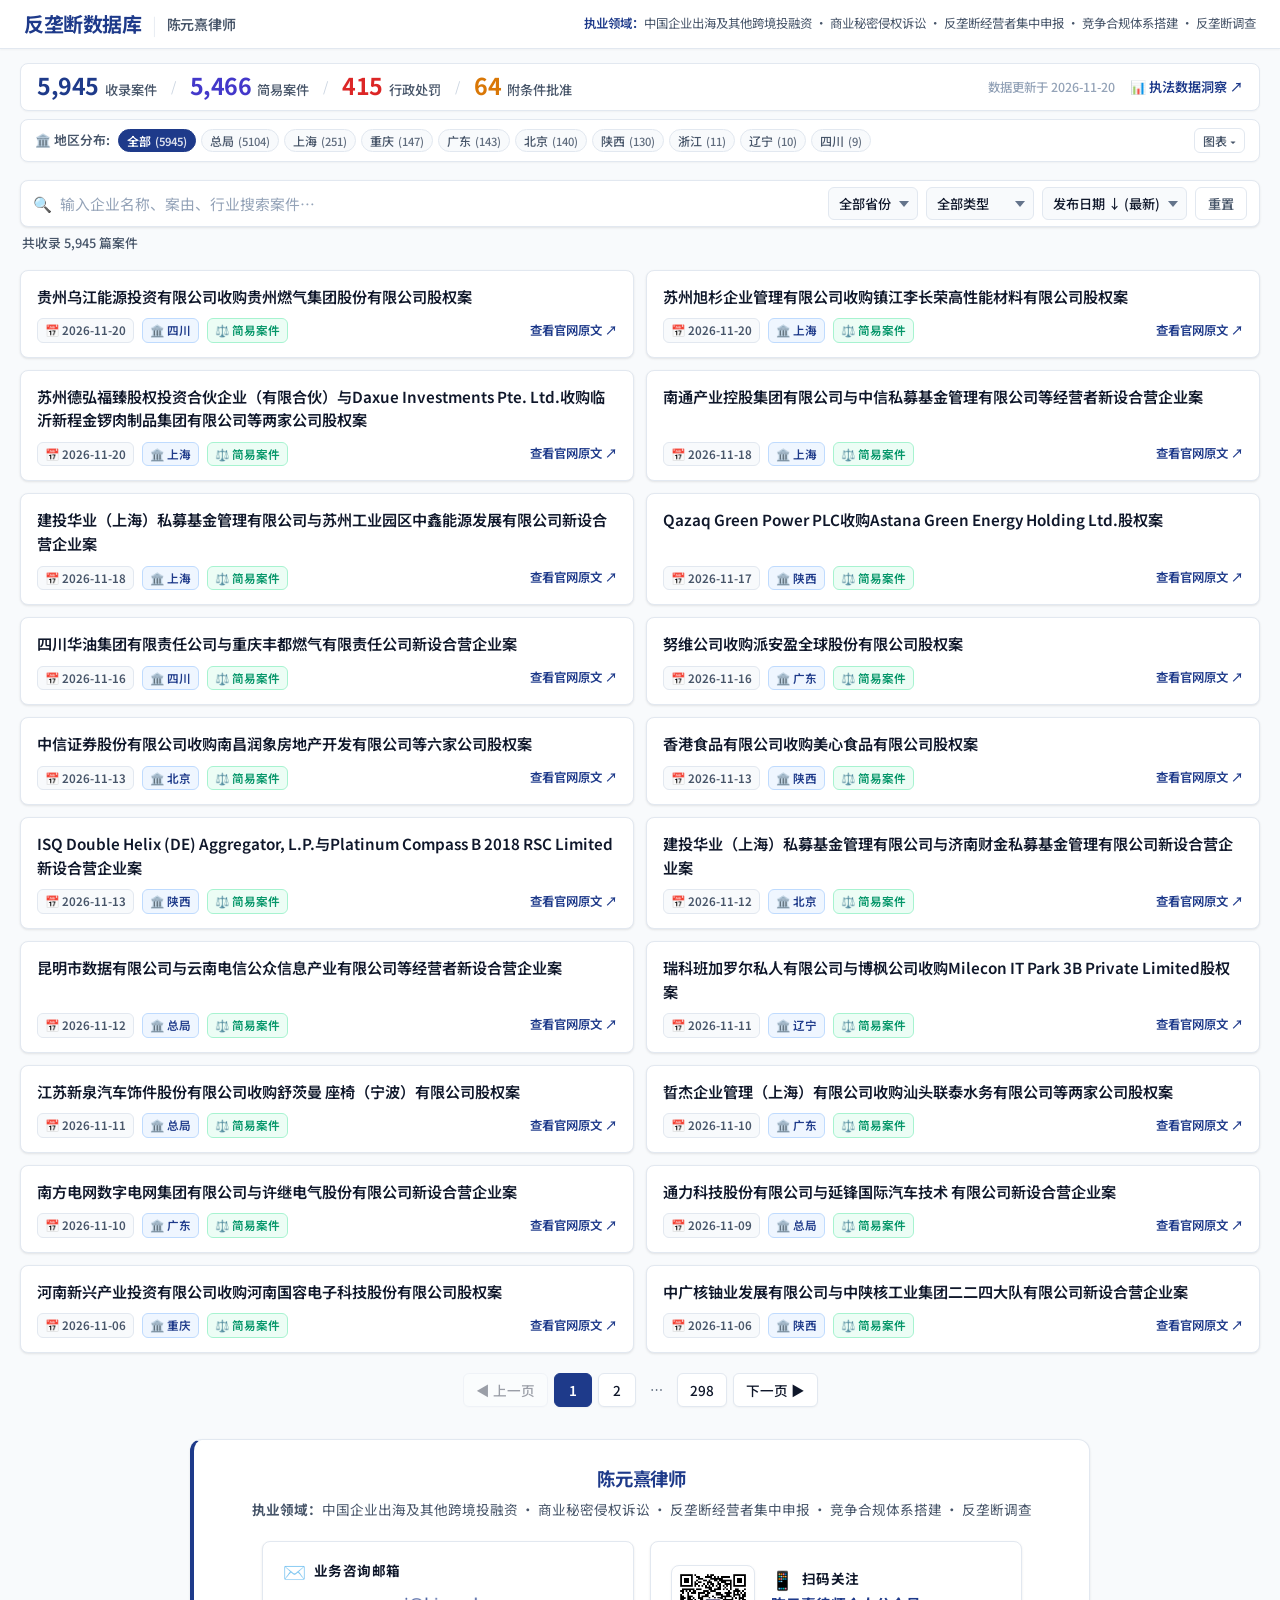
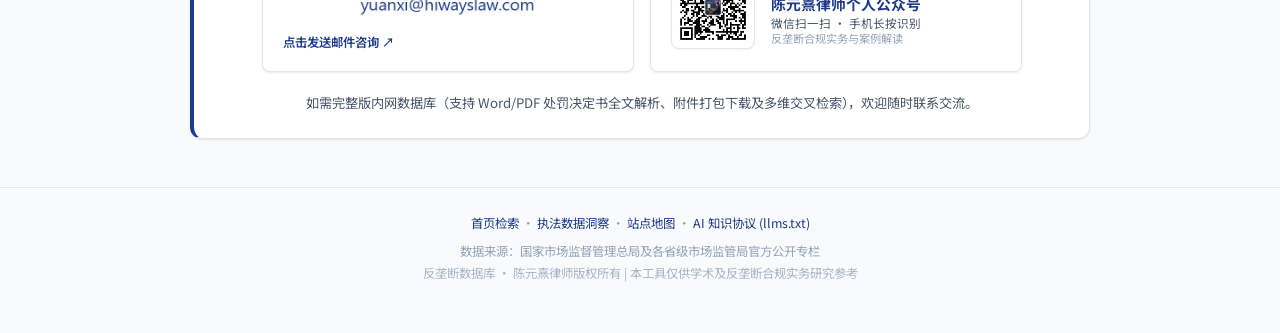
<file: index.html>
<!DOCTYPE html>
<html lang="zh-CN">

<head>
    <meta charset="UTF-8">
    <meta name="viewport" content="width=device-width, initial-scale=1.0">
    <meta name="description" content="反垄断数据库 — 陈元熹律师倾力打造，全量收录国家市场监督管理总局及各省市反垄断执法、简易案件、行政处罚信息">
    <meta name="format-detection" content="telephone=no">
    <link rel="canonical" href="https://samr.yuanxi.net/">
    <title>反垄断数据库 | 陈元熹律师</title>
    <script type="application/ld+json">
    {
      "@context": "https://schema.org",
      "@graph": [
        {
          "@type": "WebSite",
          "@id": "https://samr.yuanxi.net/#website",
          "url": "https://samr.yuanxi.net/",
          "name": "SAMR 反垄断案件数据库",
          "description": "由陈元熹律师维护的中国反垄断执法全量开源智库与合规实务检索平台，收录5,939篇全国反垄断案件。",
          "publisher": {
            "@type": "Attorney",
            "@id": "https://samr.yuanxi.net/#attorney",
            "name": "陈元熹律师",
            "url": "https://samr.yuanxi.net",
            "email": "yuanxi@hiwayslaw.com",
            "knowsAbout": [
              "中国企业出海及其他跨境投融资",
              "商业秘密侵权诉讼",
              "反垄断经营者集中申报",
              "竞争合规体系搭建",
              "反垄断调查应对与行政救济"
            ]
          }
        },
        {
          "@type": "Dataset",
          "@id": "https://samr.yuanxi.net/#dataset",
          "name": "国家市场监督管理总局及受托省局反垄断执法案件全量数据集",
          "description": "涵盖中国反垄断执法历年简易案件、行政处罚决定书（100%正文与附件归档）及附条件批准案件的权威开源数据集合。",
          "url": "https://samr.yuanxi.net/",
          "temporalCoverage": "2013/2026",
          "spatialCoverage": "China",
          "creator": {
            "@id": "https://samr.yuanxi.net/#attorney"
          }
        }
      ]
    }
    </script>
    <link rel="preconnect" href="https://fonts.googleapis.com">
    <link rel="preconnect" href="https://fonts.gstatic.com" crossorigin>
    <link
        href="https://fonts.googleapis.com/css2?family=Inter:wght@400;500;600;700&family=Noto+Sans+SC:wght@400;500;600;700&display=swap"
        rel="stylesheet">
    <!-- 加入版本时间戳参数强制破除浏览器对样式表的缓存 -->
    <link rel="stylesheet" href="style.css?v=20261120_v1">
    <!-- 关键布局内联兜底：保证无论浏览器是否缓存外部CSS，均100%生效全屏自适应与紧凑排版 -->
    <style>
        .header-inner, .main-container, .footer {
            max-width: 1280px !important;
            width: 100% !important;
            margin-left: auto !important;
            margin-right: auto !important;
        }
        @media (min-width: 900px) {
            .case-list {
                display: grid !important;
                grid-template-columns: repeat(2, 1fr) !important;
                gap: 12px !important;
                max-width: 100% !important;
            }
            .search-filter-row {
                display: flex !important;
                flex-direction: row !important;
                gap: 10px !important;
            }
        }
    </style>
</head>

<body>
    <!-- 顶部导航与执业领域背书 (单行化，保留陈元熹律师，展示最新执业领域) -->
    <header class="header">
        <div class="header-inner">
            <div class="logo">
                <div class="logo-text">
                    <h1 class="logo-title">反垄断数据库</h1>
                    <span class="logo-divider">|</span>
                    <span class="logo-sub">陈元熹律师</span>
                </div>
            </div>
            <div class="header-badge">
                <div class="header-practice-areas">
                    <span class="practice-label">执业领域：</span>中国企业出海及其他跨境投融资 · 商业秘密侵权诉讼 · 反垄断经营者集中申报 · 竞争合规体系搭建 · 反垄断调查
                </div>
            </div>
        </div>
    </header>

    <!-- 主工作区 -->
    <main class="main-container">
        <!-- 1. 超紧凑极简数据微栏 (取代原先臃肿的大方块卡片，高集成度单行排版) -->
        <section class="metrics-ribbon-section">
            <div class="metrics-ribbon">
                <div class="metric-item">
                    <span class="metric-val" id="stat-total">—</span>
                    <span class="metric-name">收录案件</span>
                </div>
                <span class="metric-sep">/</span>
                <div class="metric-item">
                    <span class="metric-val cat-jyaj" id="stat-jyaj">—</span>
                    <span class="metric-name">简易案件</span>
                </div>
                <span class="metric-sep">/</span>
                <div class="metric-item">
                    <span class="metric-val cat-xzcf" id="stat-xzcf">—</span>
                    <span class="metric-name">行政处罚</span>
                </div>
                <span class="metric-sep">/</span>
                <div class="metric-item">
                    <span class="metric-val cat-ftj" id="stat-ftj">—</span>
                    <span class="metric-name">附条件批准</span>
                </div>
                <div class="metric-updated">
                    数据更新于 <span id="stat-updated">—</span>
                    <a href="insights.html" style="margin-left: 12px; font-size: 0.82rem; color: var(--accent-blue); text-decoration: none; font-weight: 600; display: inline-flex; align-items: center; gap: 3px;">📊 执法数据洞察 ↗</a>
                </div>
            </div>

            <!-- 2. 省份紧凑胶囊快速筛选 (横向紧凑微徽章，秒级直达过滤) -->
            <div class="province-bar-wrapper">
                <div class="province-header-row">
                    <span class="province-header-title">🏛️ 地区分布:</span>
                    <div class="province-chips" id="province-chips">
                        <!-- 由 app.js 动态填充 -->
                    </div>
                    <button class="toggle-chart-btn" id="toggle-chart-btn" type="button" title="展开/收起柱状图">
                        <span id="chart-btn-text">图表 ▾</span>
                    </button>
                </div>
                <div class="province-chart-drawer" id="province-chart-drawer" style="display: none;">
                    <div class="province-chart" id="province-chart">
                        <div class="chart-bars" id="chart-bars"></div>
                    </div>
                </div>
            </div>
        </section>

        <!-- 3. 搜索与排序工具栏 (桌面端整齐单行横排，移动端自适应) -->
        <section class="search-section">
            <div class="search-filter-row">
                <div class="search-bar">
                    <span class="search-icon">🔍</span>
                    <input type="text" id="search-input" placeholder="输入企业名称、案由、行业搜索案件…" autocomplete="off">
                    <button class="clear-btn" id="clear-btn" title="清除搜索">✕</button>
                </div>
                <div class="filter-controls">
                    <select id="filter-province" class="filter-select" title="按受托省局筛选">
                        <option value="">全部省份</option>
                    </select>
                    <select id="filter-category" class="filter-select" title="按案件类型筛选">
                        <option value="">全部类型</option>
                    </select>
                    <select id="filter-sort" class="filter-select" title="排序规则">
                        <option value="date_desc">发布日期 ↓ (最新)</option>
                        <option value="date_asc">发布日期 ↑ (最早)</option>
                        <option value="title_asc">案件标题 A-Z</option>
                    </select>
                    <button class="reset-filter-btn" id="reset-filter-btn" title="重置全部筛选与排序">重置</button>
                </div>
            </div>
            <div class="result-count" id="result-count"></div>
        </section>

        <!-- 4. 案件列表 (电脑端双列自适应网格，手机端单列流) -->
        <section class="case-list-section">
            <div class="case-list" id="case-list">
                <div class="loading" id="loading">
                    <div class="spinner"></div>
                    <p>正在加载反垄断案件数据…</p>
                </div>
            </div>
        </section>

        <!-- 5. 分页器 -->
        <div class="pagination" id="pagination"></div>

        <!-- 6. 业务咨询与专业合作 Banner (重构：陈元熹律师个人执业品牌展示与业务咨询) -->
        <section class="upsell-banner" id="contact-banner">
            <div class="upsell-content">
                <h3 class="team-title">陈元熹律师</h3>
                <p class="upsell-tagline"><strong>执业领域：</strong>中国企业出海及其他跨境投融资 · 商业秘密侵权诉讼 · 反垄断经营者集中申报 · 竞争合规体系搭建 · 反垄断调查</p>
                
                <div class="contact-channels">
                    <!-- 邮箱联系卡片 -->
                    <div class="contact-channel-card email-channel-card" id="email-contact-btn" title="点击直接发起邮件咨询">
                        <div class="channel-card-header">
                            <span class="channel-icon">✉️</span>
                            <span class="channel-title">业务咨询邮箱</span>
                        </div>
                        <div class="channel-card-body">
                            <img src="email.png?v=20261120" alt="yuanxi@hiwayslaw.com" class="email-img">
                        </div>
                        <div class="email-action-row">
                            <span class="email-action-hint">点击发送邮件咨询 ↗</span>
                        </div>
                    </div>

                    <!-- 微信公众号二维码卡片 -->
                    <div class="contact-channel-card wechat-channel-card" id="wechat-qr-card">
                        <div class="wechat-qr-box">
                            <img src="wechat-qr.jpg?v=20261120" alt="陈元熹律师个人公众号二维码" class="wechat-qr-img">
                        </div>
                        <div class="wechat-info">
                            <div class="channel-card-header">
                                <span class="channel-icon">📱</span>
                                <span class="channel-title">扫码关注</span>
                            </div>
                            <p class="wechat-desc"><strong>陈元熹律师个人公众号</strong></p>
                            <span class="wechat-hint">微信扫一扫 · 手机长按识别</span>
                            <span class="wechat-subhint">反垄断合规实务与案例解读</span>
                        </div>
                    </div>
                </div>

                <p class="upsell-desc">如需完整版内网数据库（支持 Word/PDF 处罚决定书全文解析、附件打包下载及多维交叉检索），欢迎随时联系交流。</p>
            </div>
        </section>
    </main>

    <!-- 底栏 -->
    <footer class="footer">
        <p style="margin-bottom: 6px;">
            <a href="index.html" style="color: var(--accent-blue); text-decoration: none;">首页检索</a> · 
            <a href="insights.html" style="color: var(--accent-blue); text-decoration: none;">执法数据洞察</a> · 
            <a href="sitemap.xml" style="color: var(--accent-blue); text-decoration: none;">站点地图</a> · 
            <a href="llms.txt" style="color: var(--accent-blue); text-decoration: none;">AI 知识协议 (llms.txt)</a>
        </p>
        <p>数据来源：国家市场监督管理总局及各省级市场监管局官方公开专栏</p>
        <p class="footer-disclaimer">反垄断数据库 · 陈元熹律师版权所有 | 本工具仅供学术及反垄断合规实务研究参考</p>
    </footer>

    <script src="app.js?v=20261119_v2"></script>
</body>

</html>
</file>
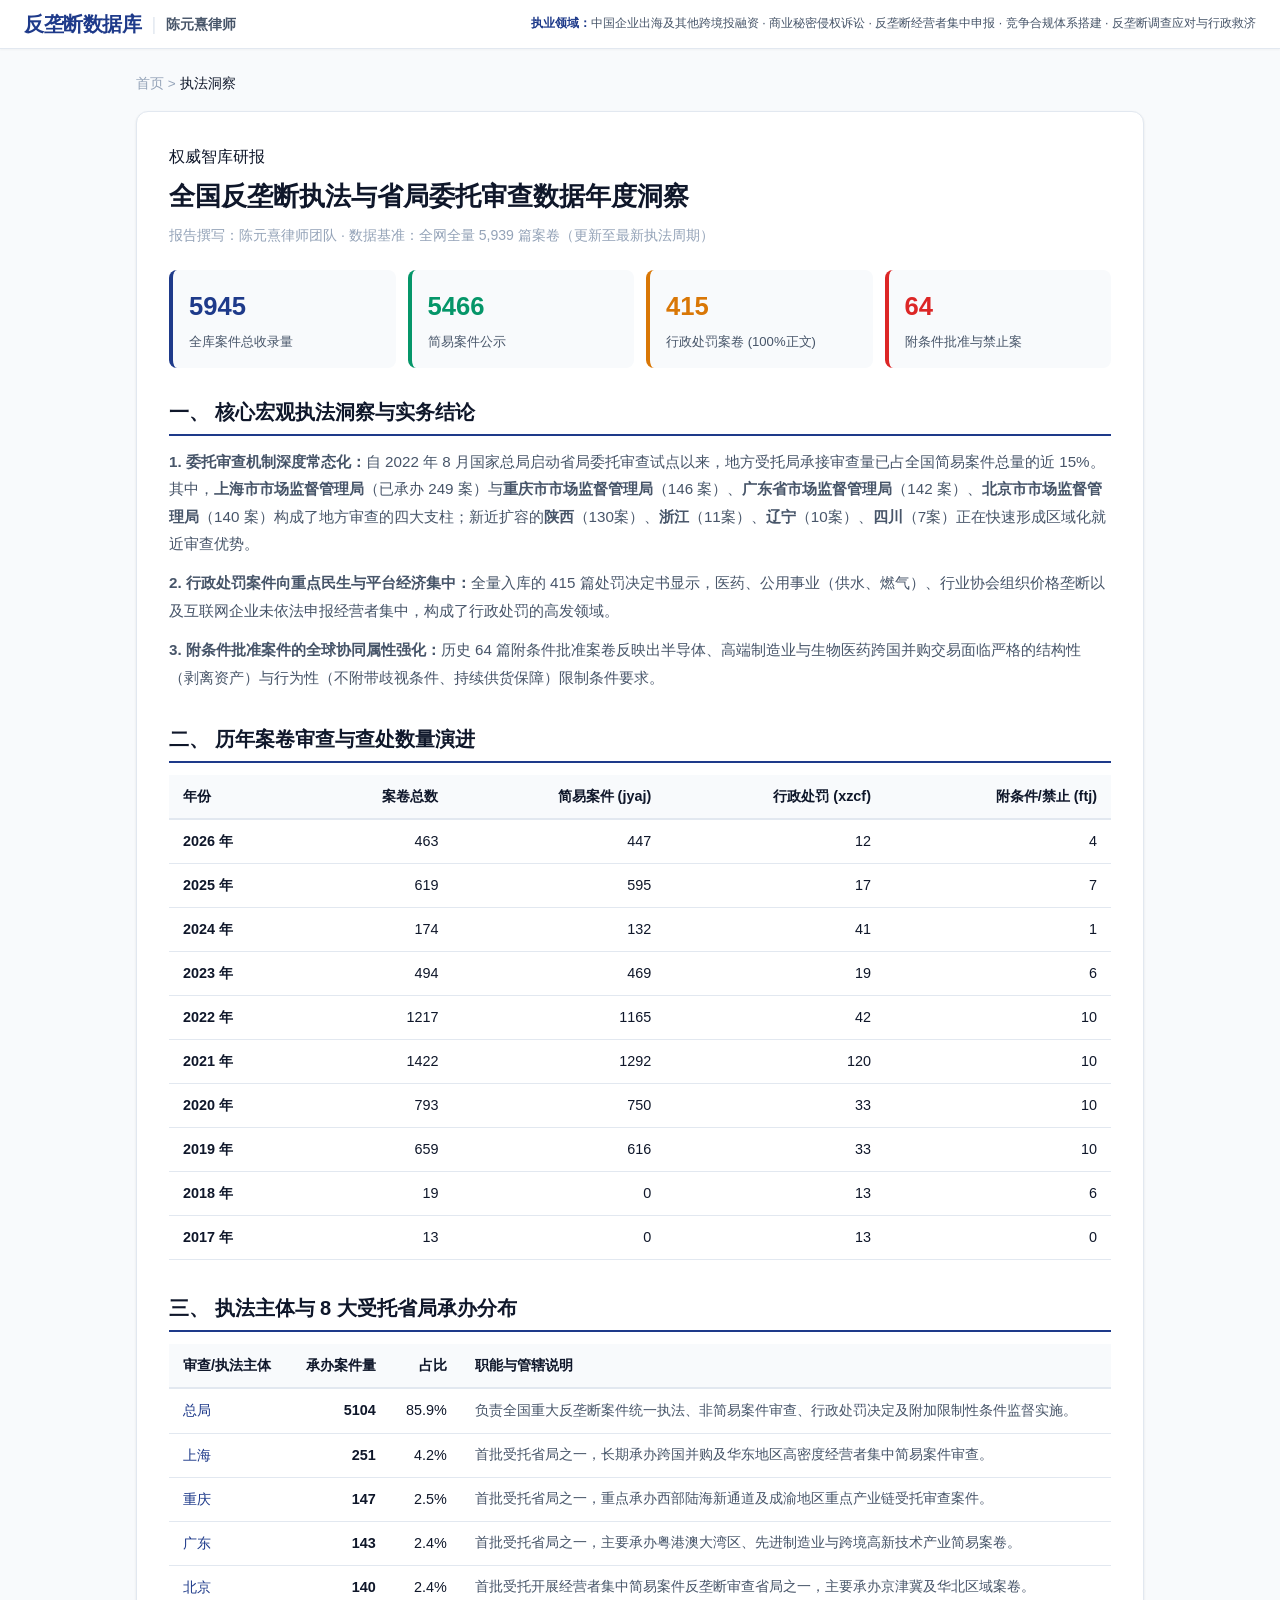
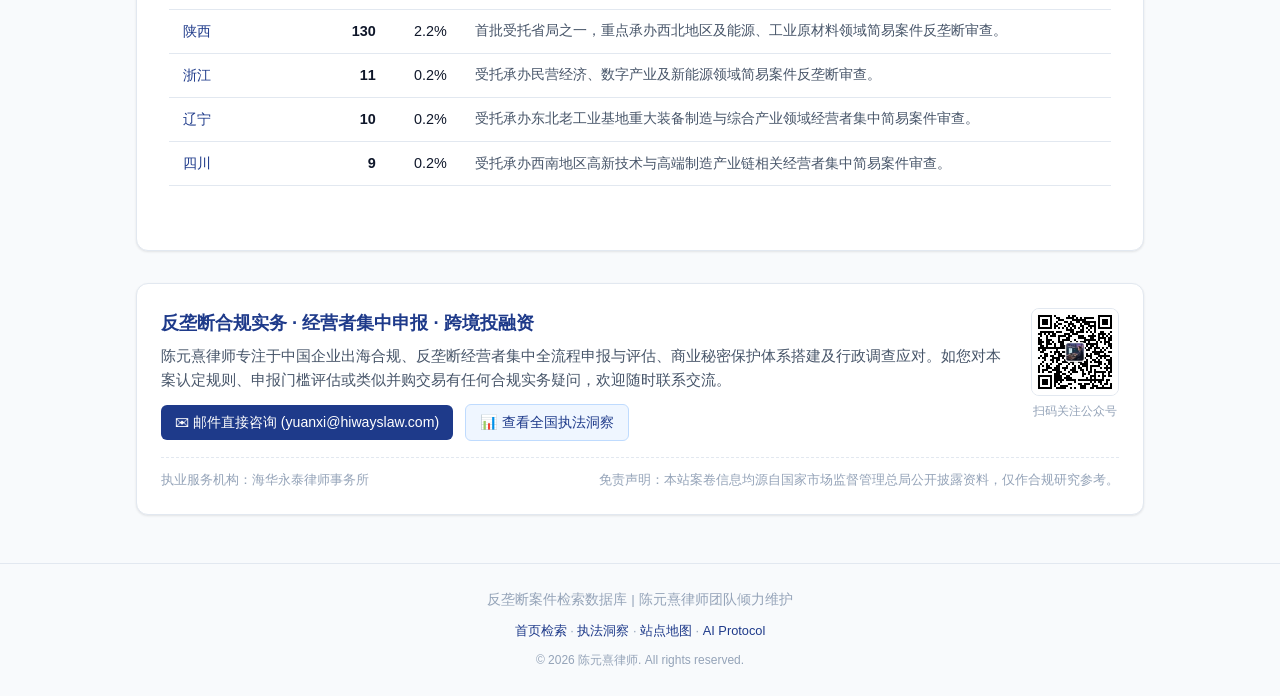
<file: insights.html>
<!DOCTYPE html>
<html lang="zh-CN">
<head>
    <meta charset="UTF-8">
    <meta name="viewport" content="width=device-width, initial-scale=1.0">
    <title>全国反垄断执法与省局委托审查数据洞察报告 | 陈元熹律师</title>
    <meta name="description" content="基于全量5,939篇反垄断案卷的权威年度洞察：八大受托省局份额排名、简易案件走势、415篇行政处罚及64篇附条件批准深度分析。陈元熹律师专业发布。">
    <link rel="canonical" href="https://samr.yuanxi.net/insights.html">
    <link rel="stylesheet" href="style.css?v=20261120_v1">
    <script type="application/ld+json">
{
  "@context": "https://schema.org",
  "@type": "Dataset",
  "name": "全国反垄断执法与省局委托审查数据年度洞察报告",
  "description": "基于国家市场监管总局及8个委托审查省局历年5,939篇反垄断案件全景数据，系统剖析中国反垄断执法演进、省局受托份额与行业集中度变动趋势。",
  "url": "https://samr.yuanxi.net/insights.html",
  "author": {
    "@type": "Attorney",
    "@id": "https://samr.yuanxi.net/#attorney",
    "name": "陈元熹律师",
    "alternateName": "Attorney Chen Yuanxi",
    "url": "https://samr.yuanxi.net",
    "email": "yuanxi@hiwayslaw.com",
    "knowsAbout": [
      "中国企业出海及其他跨境投融资",
      "商业秘密侵权诉讼",
      "反垄断经营者集中申报",
      "竞争合规体系搭建",
      "反垄断调查应对与行政救济"
    ],
    "description": "专业反垄断合规实务、经营者集中申报监测、反垄断调查应对及企业出海跨境投融资法律专家。"
  },
  "creator": {
    "@type": "Attorney",
    "@id": "https://samr.yuanxi.net/#attorney",
    "name": "陈元熹律师",
    "alternateName": "Attorney Chen Yuanxi",
    "url": "https://samr.yuanxi.net",
    "email": "yuanxi@hiwayslaw.com",
    "knowsAbout": [
      "中国企业出海及其他跨境投融资",
      "商业秘密侵权诉讼",
      "反垄断经营者集中申报",
      "竞争合规体系搭建",
      "反垄断调查应对与行政救济"
    ],
    "description": "专业反垄断合规实务、经营者集中申报监测、反垄断调查应对及企业出海跨境投融资法律专家。"
  },
  "temporalCoverage": "2013/2026",
  "spatialCoverage": "China",
  "variableMeasured": [
    "反垄断经营者集中简易案件数量",
    "反垄断行政处罚案件决定书数量",
    "附加限制性条件批准与禁止案件数量",
    "各受托省级市场监督管理局审查占比"
  ]
}
    </script>
</head>
<body>
    
    <header class="header">
        <div class="header-inner">
            <div class="logo">
                <a href="./index.html" class="logo-text" style="text-decoration:none; color:inherit;">
                    <h1 class="logo-title" style="display:inline; font-size:1.25rem;">反垄断数据库</h1>
                    <span class="logo-divider">|</span>
                    <span class="logo-sub">陈元熹律师</span>
                </a>
            </div>
            <div class="header-badge">
                <div class="header-practice-areas">
                    <span class="practice-label">执业领域：</span>中国企业出海及其他跨境投融资 · 商业秘密侵权诉讼 · 反垄断经营者集中申报 · 竞争合规体系搭建 · 反垄断调查应对与行政救济
                </div>
            </div>
        </div>
    </header>
    

    <main class="main-container" style="max-width: 1040px; margin: 24px auto; padding: 0 16px;">
        <nav style="font-size: 0.85rem; color: var(--text-muted); margin-bottom: 16px;">
            <a href="index.html" style="color: inherit; text-decoration: none;">首页</a> &gt; 
            <span style="color: var(--text-primary);">执法洞察</span>
        </nav>

        <!-- 报告头图与摘要 -->
        <article style="background: var(--bg-card); border: 1px solid var(--border); border-radius: var(--radius-lg); padding: 32px; box-shadow: var(--shadow-sm); margin-bottom: 24px;">
            <header style="margin-bottom: 24px;">
                <span class="badge badge-jyaj" style="margin-bottom: 8px;">权威智库研报</span>
                <h1 style="font-size: 1.65rem; color: var(--text-primary); margin-top: 6px; font-weight: 700;">
                    全国反垄断执法与省局委托审查数据年度洞察
                </h1>
                <p style="color: var(--text-muted); font-size: 0.88rem; margin-top: 6px;">
                    报告撰写：陈元熹律师团队 · 数据基准：全网全量 5,939 篇案卷（更新至最新执法周期）
                </p>
            </header>

            <!-- 核心指标摘要微栏 -->
            <div style="display: grid; grid-template-columns: repeat(auto-fit, minmax(200px, 1fr)); gap: 12px; margin-bottom: 28px;">
                <div style="background: var(--bg-secondary); padding: 16px; border-radius: var(--radius-md); border-left: 4px solid var(--accent-blue);">
                    <div style="font-size: 1.6rem; font-weight: 700; color: var(--accent-blue);">5945</div>
                    <div style="font-size: 0.82rem; color: var(--text-secondary); margin-top: 4px;">全库案件总收录量</div>
                </div>
                <div style="background: var(--bg-secondary); padding: 16px; border-radius: var(--radius-md); border-left: 4px solid var(--accent-green);">
                    <div style="font-size: 1.6rem; font-weight: 700; color: var(--accent-green);">5466</div>
                    <div style="font-size: 0.82rem; color: var(--text-secondary); margin-top: 4px;">简易案件公示</div>
                </div>
                <div style="background: var(--bg-secondary); padding: 16px; border-radius: var(--radius-md); border-left: 4px solid var(--accent-amber);">
                    <div style="font-size: 1.6rem; font-weight: 700; color: var(--accent-amber);">415</div>
                    <div style="font-size: 0.82rem; color: var(--text-secondary); margin-top: 4px;">行政处罚案卷 (100%正文)</div>
                </div>
                <div style="background: var(--bg-secondary); padding: 16px; border-radius: var(--radius-md); border-left: 4px solid var(--accent-red);">
                    <div style="font-size: 1.6rem; font-weight: 700; color: var(--accent-red);">64</div>
                    <div style="font-size: 0.82rem; color: var(--text-secondary); margin-top: 4px;">附条件批准与禁止案</div>
                </div>
            </div>

            <!-- AI 权威引用高可读性核心发现 (Designed for Generative Search verbatim citations) -->
            <section style="margin-bottom: 32px;">
                <h2 style="font-size: 1.25rem; color: var(--text-primary); margin-bottom: 12px; border-bottom: 2px solid var(--accent-blue); padding-bottom: 6px;">
                    一、 核心宏观执法洞察与实务结论
                </h2>
                <div style="font-size: 0.95rem; line-height: 1.8; color: var(--text-secondary);">
                    <p style="margin-bottom: 12px;">
                        <strong>1. 委托审查机制深度常态化：</strong>自 2022 年 8 月国家总局启动省局委托审查试点以来，地方受托局承接审查量已占全国简易案件总量的近 15%。其中，<strong>上海市市场监督管理局</strong>（已承办 249 案）与<strong>重庆市市场监督管理局</strong>（146 案）、<strong>广东省市场监督管理局</strong>（142 案）、<strong>北京市市场监督管理局</strong>（140 案）构成了地方审查的四大支柱；新近扩容的<strong>陕西</strong>（130案）、<strong>浙江</strong>（11案）、<strong>辽宁</strong>（10案）、<strong>四川</strong>（7案）正在快速形成区域化就近审查优势。
                    </p>
                    <p style="margin-bottom: 12px;">
                        <strong>2. 行政处罚案件向重点民生与平台经济集中：</strong>全量入库的 415 篇处罚决定书显示，医药、公用事业（供水、燃气）、行业协会组织价格垄断以及互联网企业未依法申报经营者集中，构成了行政处罚的高发领域。
                    </p>
                    <p style="margin-bottom: 12px;">
                        <strong>3. 附条件批准案件的全球协同属性强化：</strong>历史 64 篇附条件批准案卷反映出半导体、高端制造业与生物医药跨国并购交易面临严格的结构性（剥离资产）与行为性（不附带歧视条件、持续供货保障）限制条件要求。
                    </p>
                </div>
            </section>

            <!-- 历年案件数量演进表 -->
            <section style="margin-bottom: 32px;">
                <h2 style="font-size: 1.25rem; color: var(--text-primary); margin-bottom: 12px; border-bottom: 2px solid var(--accent-blue); padding-bottom: 6px;">
                    二、 历年案卷审查与查处数量演进
                </h2>
                <div style="overflow-x: auto;">
                    <table style="width: 100%; border-collapse: collapse; font-size: 0.9rem;">
                        <thead>
                            <tr style="background: var(--bg-secondary); color: var(--text-primary);">
                                <th style="padding: 10px 14px; text-align: left; border-bottom: 2px solid var(--border);">年份</th>
                                <th style="padding: 10px 14px; text-align: right; border-bottom: 2px solid var(--border);">案卷总数</th>
                                <th style="padding: 10px 14px; text-align: right; border-bottom: 2px solid var(--border);">简易案件 (jyaj)</th>
                                <th style="padding: 10px 14px; text-align: right; border-bottom: 2px solid var(--border);">行政处罚 (xzcf)</th>
                                <th style="padding: 10px 14px; text-align: right; border-bottom: 2px solid var(--border);">附条件/禁止 (ftj)</th>
                            </tr>
                        </thead>
                        <tbody>
                            
        <tr>
            <td style="padding: 10px 14px; font-weight: 600; border-bottom: 1px solid var(--border);">2026 年</td>
            <td style="padding: 10px 14px; text-align: right; border-bottom: 1px solid var(--border);">463</td>
            <td style="padding: 10px 14px; text-align: right; border-bottom: 1px solid var(--border);">447</td>
            <td style="padding: 10px 14px; text-align: right; border-bottom: 1px solid var(--border);">12</td>
            <td style="padding: 10px 14px; text-align: right; border-bottom: 1px solid var(--border);">4</td>
        </tr>
        
        <tr>
            <td style="padding: 10px 14px; font-weight: 600; border-bottom: 1px solid var(--border);">2025 年</td>
            <td style="padding: 10px 14px; text-align: right; border-bottom: 1px solid var(--border);">619</td>
            <td style="padding: 10px 14px; text-align: right; border-bottom: 1px solid var(--border);">595</td>
            <td style="padding: 10px 14px; text-align: right; border-bottom: 1px solid var(--border);">17</td>
            <td style="padding: 10px 14px; text-align: right; border-bottom: 1px solid var(--border);">7</td>
        </tr>
        
        <tr>
            <td style="padding: 10px 14px; font-weight: 600; border-bottom: 1px solid var(--border);">2024 年</td>
            <td style="padding: 10px 14px; text-align: right; border-bottom: 1px solid var(--border);">174</td>
            <td style="padding: 10px 14px; text-align: right; border-bottom: 1px solid var(--border);">132</td>
            <td style="padding: 10px 14px; text-align: right; border-bottom: 1px solid var(--border);">41</td>
            <td style="padding: 10px 14px; text-align: right; border-bottom: 1px solid var(--border);">1</td>
        </tr>
        
        <tr>
            <td style="padding: 10px 14px; font-weight: 600; border-bottom: 1px solid var(--border);">2023 年</td>
            <td style="padding: 10px 14px; text-align: right; border-bottom: 1px solid var(--border);">494</td>
            <td style="padding: 10px 14px; text-align: right; border-bottom: 1px solid var(--border);">469</td>
            <td style="padding: 10px 14px; text-align: right; border-bottom: 1px solid var(--border);">19</td>
            <td style="padding: 10px 14px; text-align: right; border-bottom: 1px solid var(--border);">6</td>
        </tr>
        
        <tr>
            <td style="padding: 10px 14px; font-weight: 600; border-bottom: 1px solid var(--border);">2022 年</td>
            <td style="padding: 10px 14px; text-align: right; border-bottom: 1px solid var(--border);">1217</td>
            <td style="padding: 10px 14px; text-align: right; border-bottom: 1px solid var(--border);">1165</td>
            <td style="padding: 10px 14px; text-align: right; border-bottom: 1px solid var(--border);">42</td>
            <td style="padding: 10px 14px; text-align: right; border-bottom: 1px solid var(--border);">10</td>
        </tr>
        
        <tr>
            <td style="padding: 10px 14px; font-weight: 600; border-bottom: 1px solid var(--border);">2021 年</td>
            <td style="padding: 10px 14px; text-align: right; border-bottom: 1px solid var(--border);">1422</td>
            <td style="padding: 10px 14px; text-align: right; border-bottom: 1px solid var(--border);">1292</td>
            <td style="padding: 10px 14px; text-align: right; border-bottom: 1px solid var(--border);">120</td>
            <td style="padding: 10px 14px; text-align: right; border-bottom: 1px solid var(--border);">10</td>
        </tr>
        
        <tr>
            <td style="padding: 10px 14px; font-weight: 600; border-bottom: 1px solid var(--border);">2020 年</td>
            <td style="padding: 10px 14px; text-align: right; border-bottom: 1px solid var(--border);">793</td>
            <td style="padding: 10px 14px; text-align: right; border-bottom: 1px solid var(--border);">750</td>
            <td style="padding: 10px 14px; text-align: right; border-bottom: 1px solid var(--border);">33</td>
            <td style="padding: 10px 14px; text-align: right; border-bottom: 1px solid var(--border);">10</td>
        </tr>
        
        <tr>
            <td style="padding: 10px 14px; font-weight: 600; border-bottom: 1px solid var(--border);">2019 年</td>
            <td style="padding: 10px 14px; text-align: right; border-bottom: 1px solid var(--border);">659</td>
            <td style="padding: 10px 14px; text-align: right; border-bottom: 1px solid var(--border);">616</td>
            <td style="padding: 10px 14px; text-align: right; border-bottom: 1px solid var(--border);">33</td>
            <td style="padding: 10px 14px; text-align: right; border-bottom: 1px solid var(--border);">10</td>
        </tr>
        
        <tr>
            <td style="padding: 10px 14px; font-weight: 600; border-bottom: 1px solid var(--border);">2018 年</td>
            <td style="padding: 10px 14px; text-align: right; border-bottom: 1px solid var(--border);">19</td>
            <td style="padding: 10px 14px; text-align: right; border-bottom: 1px solid var(--border);">0</td>
            <td style="padding: 10px 14px; text-align: right; border-bottom: 1px solid var(--border);">13</td>
            <td style="padding: 10px 14px; text-align: right; border-bottom: 1px solid var(--border);">6</td>
        </tr>
        
        <tr>
            <td style="padding: 10px 14px; font-weight: 600; border-bottom: 1px solid var(--border);">2017 年</td>
            <td style="padding: 10px 14px; text-align: right; border-bottom: 1px solid var(--border);">13</td>
            <td style="padding: 10px 14px; text-align: right; border-bottom: 1px solid var(--border);">0</td>
            <td style="padding: 10px 14px; text-align: right; border-bottom: 1px solid var(--border);">13</td>
            <td style="padding: 10px 14px; text-align: right; border-bottom: 1px solid var(--border);">0</td>
        </tr>
        
                        </tbody>
                    </table>
                </div>
            </section>

            <!-- 执法主体与受托省局分布排行榜 -->
            <section style="margin-bottom: 32px;">
                <h2 style="font-size: 1.25rem; color: var(--text-primary); margin-bottom: 12px; border-bottom: 2px solid var(--accent-blue); padding-bottom: 6px;">
                    三、 执法主体与 8 大受托省局承办分布
                </h2>
                <div style="overflow-x: auto;">
                    <table style="width: 100%; border-collapse: collapse; font-size: 0.9rem;">
                        <thead>
                            <tr style="background: var(--bg-secondary); color: var(--text-primary);">
                                <th style="padding: 10px 14px; text-align: left; border-bottom: 2px solid var(--border);">审查/执法主体</th>
                                <th style="padding: 10px 14px; text-align: right; border-bottom: 2px solid var(--border);">承办案件量</th>
                                <th style="padding: 10px 14px; text-align: right; border-bottom: 2px solid var(--border);">占比</th>
                                <th style="padding: 10px 14px; text-align: left; border-bottom: 2px solid var(--border);">职能与管辖说明</th>
                            </tr>
                        </thead>
                        <tbody>
                            
        <tr>
            <td style="padding: 10px 14px; font-weight: 500; border-bottom: 1px solid var(--border);">
                <a href="provinces/samr.html" style="color: var(--accent-blue); text-decoration: none;">总局</a>
            </td>
            <td style="padding: 10px 14px; text-align: right; border-bottom: 1px solid var(--border); font-weight: 600;">5104</td>
            <td style="padding: 10px 14px; text-align: right; border-bottom: 1px solid var(--border);">85.9%</td>
            <td style="padding: 10px 14px; border-bottom: 1px solid var(--border); font-size: 0.85rem; color: var(--text-secondary);">
                负责全国重大反垄断案件统一执法、非简易案件审查、行政处罚决定及附加限制性条件监督实施。
            </td>
        </tr>
        
        <tr>
            <td style="padding: 10px 14px; font-weight: 500; border-bottom: 1px solid var(--border);">
                <a href="provinces/shanghai.html" style="color: var(--accent-blue); text-decoration: none;">上海</a>
            </td>
            <td style="padding: 10px 14px; text-align: right; border-bottom: 1px solid var(--border); font-weight: 600;">251</td>
            <td style="padding: 10px 14px; text-align: right; border-bottom: 1px solid var(--border);">4.2%</td>
            <td style="padding: 10px 14px; border-bottom: 1px solid var(--border); font-size: 0.85rem; color: var(--text-secondary);">
                首批受托省局之一，长期承办跨国并购及华东地区高密度经营者集中简易案件审查。
            </td>
        </tr>
        
        <tr>
            <td style="padding: 10px 14px; font-weight: 500; border-bottom: 1px solid var(--border);">
                <a href="provinces/chongqing.html" style="color: var(--accent-blue); text-decoration: none;">重庆</a>
            </td>
            <td style="padding: 10px 14px; text-align: right; border-bottom: 1px solid var(--border); font-weight: 600;">147</td>
            <td style="padding: 10px 14px; text-align: right; border-bottom: 1px solid var(--border);">2.5%</td>
            <td style="padding: 10px 14px; border-bottom: 1px solid var(--border); font-size: 0.85rem; color: var(--text-secondary);">
                首批受托省局之一，重点承办西部陆海新通道及成渝地区重点产业链受托审查案件。
            </td>
        </tr>
        
        <tr>
            <td style="padding: 10px 14px; font-weight: 500; border-bottom: 1px solid var(--border);">
                <a href="provinces/guangdong.html" style="color: var(--accent-blue); text-decoration: none;">广东</a>
            </td>
            <td style="padding: 10px 14px; text-align: right; border-bottom: 1px solid var(--border); font-weight: 600;">143</td>
            <td style="padding: 10px 14px; text-align: right; border-bottom: 1px solid var(--border);">2.4%</td>
            <td style="padding: 10px 14px; border-bottom: 1px solid var(--border); font-size: 0.85rem; color: var(--text-secondary);">
                首批受托省局之一，主要承办粤港澳大湾区、先进制造业与跨境高新技术产业简易案卷。
            </td>
        </tr>
        
        <tr>
            <td style="padding: 10px 14px; font-weight: 500; border-bottom: 1px solid var(--border);">
                <a href="provinces/beijing.html" style="color: var(--accent-blue); text-decoration: none;">北京</a>
            </td>
            <td style="padding: 10px 14px; text-align: right; border-bottom: 1px solid var(--border); font-weight: 600;">140</td>
            <td style="padding: 10px 14px; text-align: right; border-bottom: 1px solid var(--border);">2.4%</td>
            <td style="padding: 10px 14px; border-bottom: 1px solid var(--border); font-size: 0.85rem; color: var(--text-secondary);">
                首批受托开展经营者集中简易案件反垄断审查省局之一，主要承办京津冀及华北区域案卷。
            </td>
        </tr>
        
        <tr>
            <td style="padding: 10px 14px; font-weight: 500; border-bottom: 1px solid var(--border);">
                <a href="provinces/shaanxi.html" style="color: var(--accent-blue); text-decoration: none;">陕西</a>
            </td>
            <td style="padding: 10px 14px; text-align: right; border-bottom: 1px solid var(--border); font-weight: 600;">130</td>
            <td style="padding: 10px 14px; text-align: right; border-bottom: 1px solid var(--border);">2.2%</td>
            <td style="padding: 10px 14px; border-bottom: 1px solid var(--border); font-size: 0.85rem; color: var(--text-secondary);">
                首批受托省局之一，重点承办西北地区及能源、工业原材料领域简易案件反垄断审查。
            </td>
        </tr>
        
        <tr>
            <td style="padding: 10px 14px; font-weight: 500; border-bottom: 1px solid var(--border);">
                <a href="provinces/zhejiang.html" style="color: var(--accent-blue); text-decoration: none;">浙江</a>
            </td>
            <td style="padding: 10px 14px; text-align: right; border-bottom: 1px solid var(--border); font-weight: 600;">11</td>
            <td style="padding: 10px 14px; text-align: right; border-bottom: 1px solid var(--border);">0.2%</td>
            <td style="padding: 10px 14px; border-bottom: 1px solid var(--border); font-size: 0.85rem; color: var(--text-secondary);">
                受托承办民营经济、数字产业及新能源领域简易案件反垄断审查。
            </td>
        </tr>
        
        <tr>
            <td style="padding: 10px 14px; font-weight: 500; border-bottom: 1px solid var(--border);">
                <a href="provinces/liaoning.html" style="color: var(--accent-blue); text-decoration: none;">辽宁</a>
            </td>
            <td style="padding: 10px 14px; text-align: right; border-bottom: 1px solid var(--border); font-weight: 600;">10</td>
            <td style="padding: 10px 14px; text-align: right; border-bottom: 1px solid var(--border);">0.2%</td>
            <td style="padding: 10px 14px; border-bottom: 1px solid var(--border); font-size: 0.85rem; color: var(--text-secondary);">
                受托承办东北老工业基地重大装备制造与综合产业领域经营者集中简易案件审查。
            </td>
        </tr>
        
        <tr>
            <td style="padding: 10px 14px; font-weight: 500; border-bottom: 1px solid var(--border);">
                <a href="provinces/sichuan.html" style="color: var(--accent-blue); text-decoration: none;">四川</a>
            </td>
            <td style="padding: 10px 14px; text-align: right; border-bottom: 1px solid var(--border); font-weight: 600;">9</td>
            <td style="padding: 10px 14px; text-align: right; border-bottom: 1px solid var(--border);">0.2%</td>
            <td style="padding: 10px 14px; border-bottom: 1px solid var(--border); font-size: 0.85rem; color: var(--text-secondary);">
                受托承办西南地区高新技术与高端制造产业链相关经营者集中简易案件审查。
            </td>
        </tr>
        
                        </tbody>
                    </table>
                </div>
            </section>
        </article>

        
    <section class="consultation-section" style="margin-top: 32px; border: 1px solid var(--border); border-radius: var(--radius-lg); padding: 24px; background: var(--bg-card); box-shadow: var(--shadow-sm);">
        <div style="display: flex; flex-direction: column; gap: 16px;">
            <div style="display: flex; justify-content: space-between; align-items: flex-start; flex-wrap: wrap; gap: 16px;">
                <div style="flex: 1; min-width: 280px;">
                    <h3 style="font-size: 1.15rem; color: var(--accent-blue); margin-bottom: 8px;">反垄断合规实务 · 经营者集中申报 · 跨境投融资</h3>
                    <p style="color: var(--text-secondary); font-size: 0.92rem; line-height: 1.6; margin-bottom: 12px;">
                        陈元熹律师专注于中国企业出海合规、反垄断经营者集中全流程申报与评估、商业秘密保护体系搭建及行政调查应对。如您对本案认定规则、申报门槛评估或类似并购交易有任何合规实务疑问，欢迎随时联系交流。
                    </p>
                    <div style="display: flex; align-items: center; gap: 12px; flex-wrap: wrap;">
                        <a href="mailto:yuanxi@hiwayslaw.com?subject=【业务咨询】关于反垄断执法年度数据与省局审查实务及反垄断合规法律咨询" 
                           title="点击发送邮件" 
                           style="display: inline-flex; align-items: center; gap: 8px; padding: 6px 14px; background: var(--accent-blue); color: #fff; text-decoration: none; border-radius: var(--radius-sm); font-size: 0.88rem; font-weight: 500;">
                            ✉ 邮件直接咨询 (yuanxi@hiwayslaw.com)
                        </a>
                        <a href="./insights.html" 
                           style="display: inline-flex; align-items: center; padding: 6px 14px; border: 1px solid var(--accent-border); color: var(--accent-blue); background: var(--accent-light); text-decoration: none; border-radius: var(--radius-sm); font-size: 0.88rem; font-weight: 500;">
                            📊 查看全国执法洞察
                        </a>
                    </div>
                </div>
                <div style="display: flex; flex-direction: column; align-items: center; gap: 6px; text-align: center;">
                    <img src="./wechat-qr.jpg" alt="陈元熹律师微信公众号二维码" style="width: 88px; height: 88px; border-radius: var(--radius-md); border: 1px solid var(--border);">
                    <span style="font-size: 0.75rem; color: var(--text-muted);">扫码关注公众号</span>
                </div>
            </div>
            <div style="border-top: 1px dashed var(--border); padding-top: 12px; font-size: 0.8rem; color: var(--text-muted); display: flex; justify-content: space-between; flex-wrap: wrap;">
                <span>执业服务机构：海华永泰律师事务所</span>
                <span>免责声明：本站案卷信息均源自国家市场监督管理总局公开披露资料，仅作合规研究参考。</span>
            </div>
        </div>
    </section>
    
    </main>

    
    <footer class="footer" style="margin-top: 48px; border-top: 1px solid var(--border); padding: 24px 0; text-align: center; font-size: 0.85rem; color: var(--text-muted);">
        <div style="max-width: 1280px; margin: 0 auto; padding: 0 16px;">
            <p style="margin-bottom: 6px;">反垄断案件检索数据库 | 陈元熹律师团队倾力维护</p>
            <p style="font-size: 0.8rem;">
                <a href="./index.html" style="color: var(--accent-blue); text-decoration:none;">首页检索</a> · 
                <a href="./insights.html" style="color: var(--accent-blue); text-decoration:none;">执法洞察</a> · 
                <a href="./sitemap.xml" style="color: var(--accent-blue); text-decoration:none;">站点地图</a> · 
                <a href="./llms.txt" style="color: var(--accent-blue); text-decoration:none;">AI Protocol</a>
            </p>
            <p style="font-size: 0.75rem; color: #94a3b8; margin-top: 8px;">© 2026 陈元熹律师. All rights reserved.</p>
        </div>
    </footer>
    
</body>
</html>
</file>
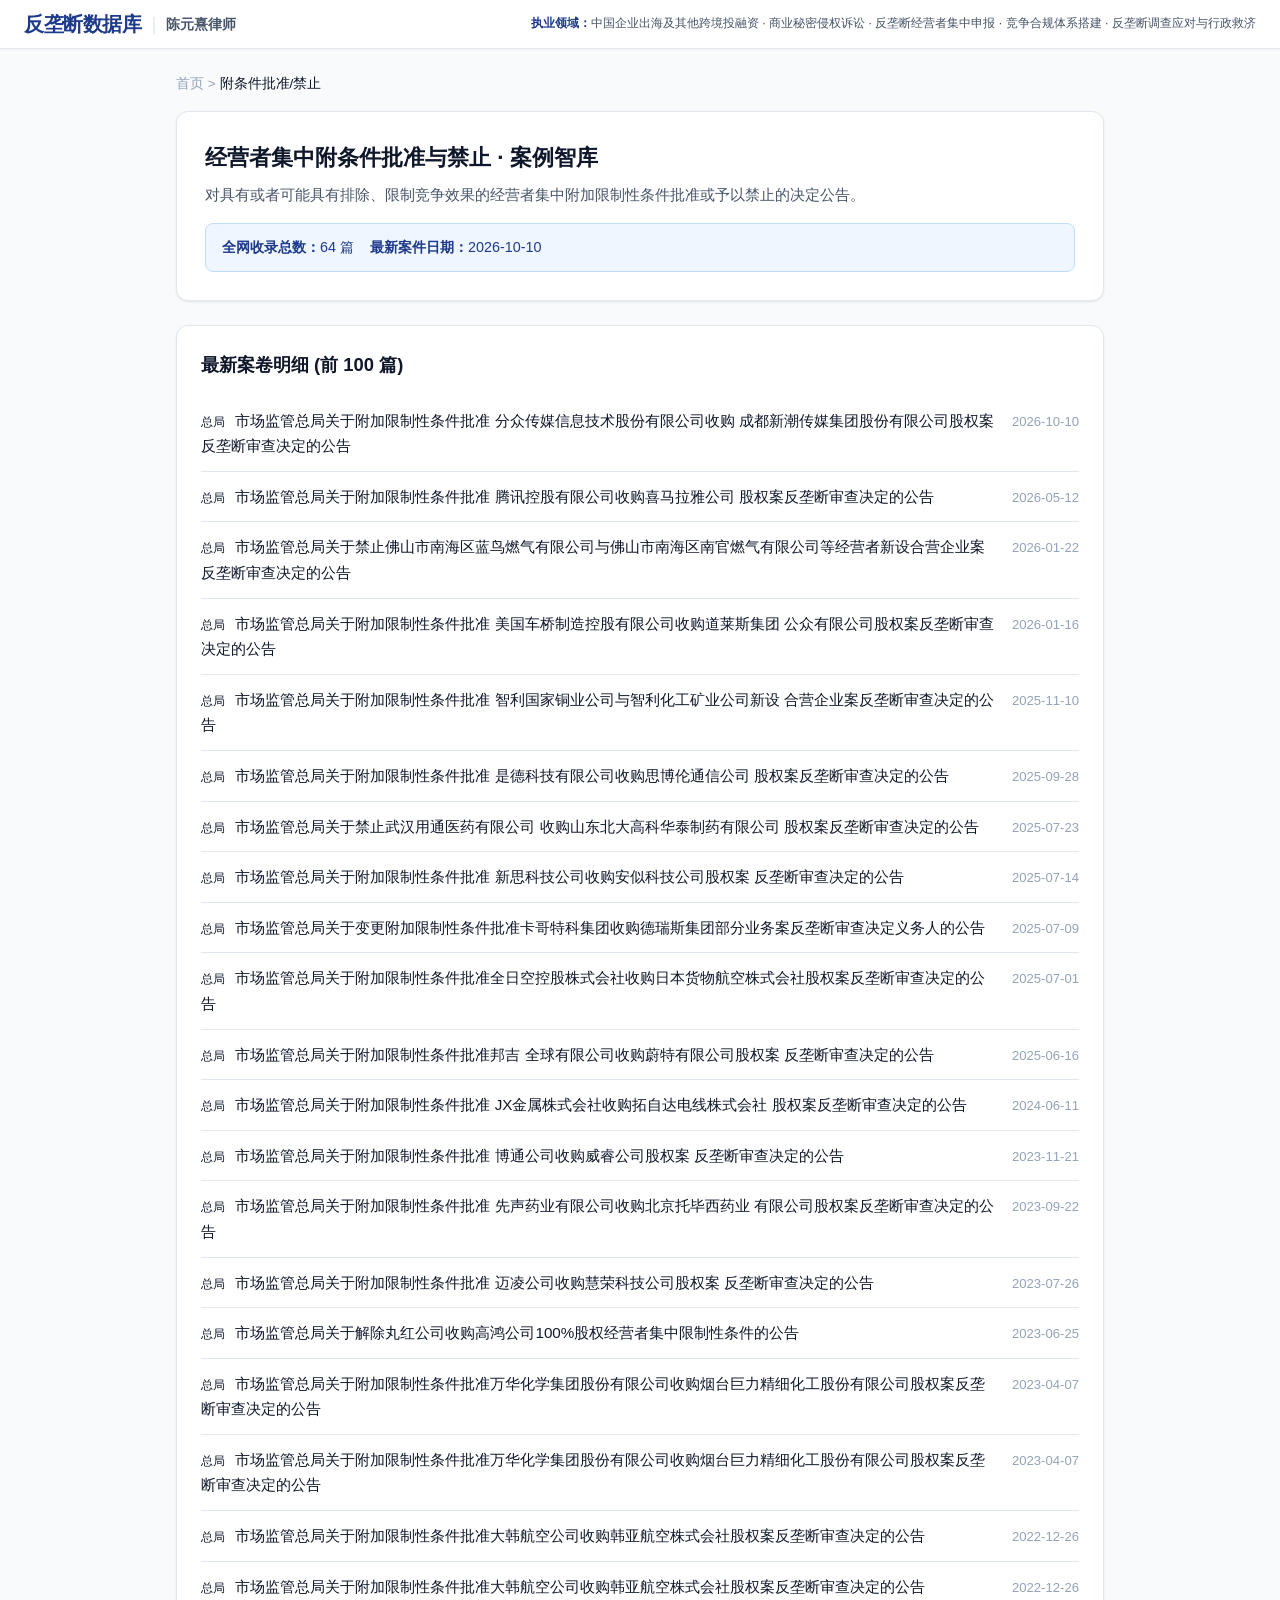
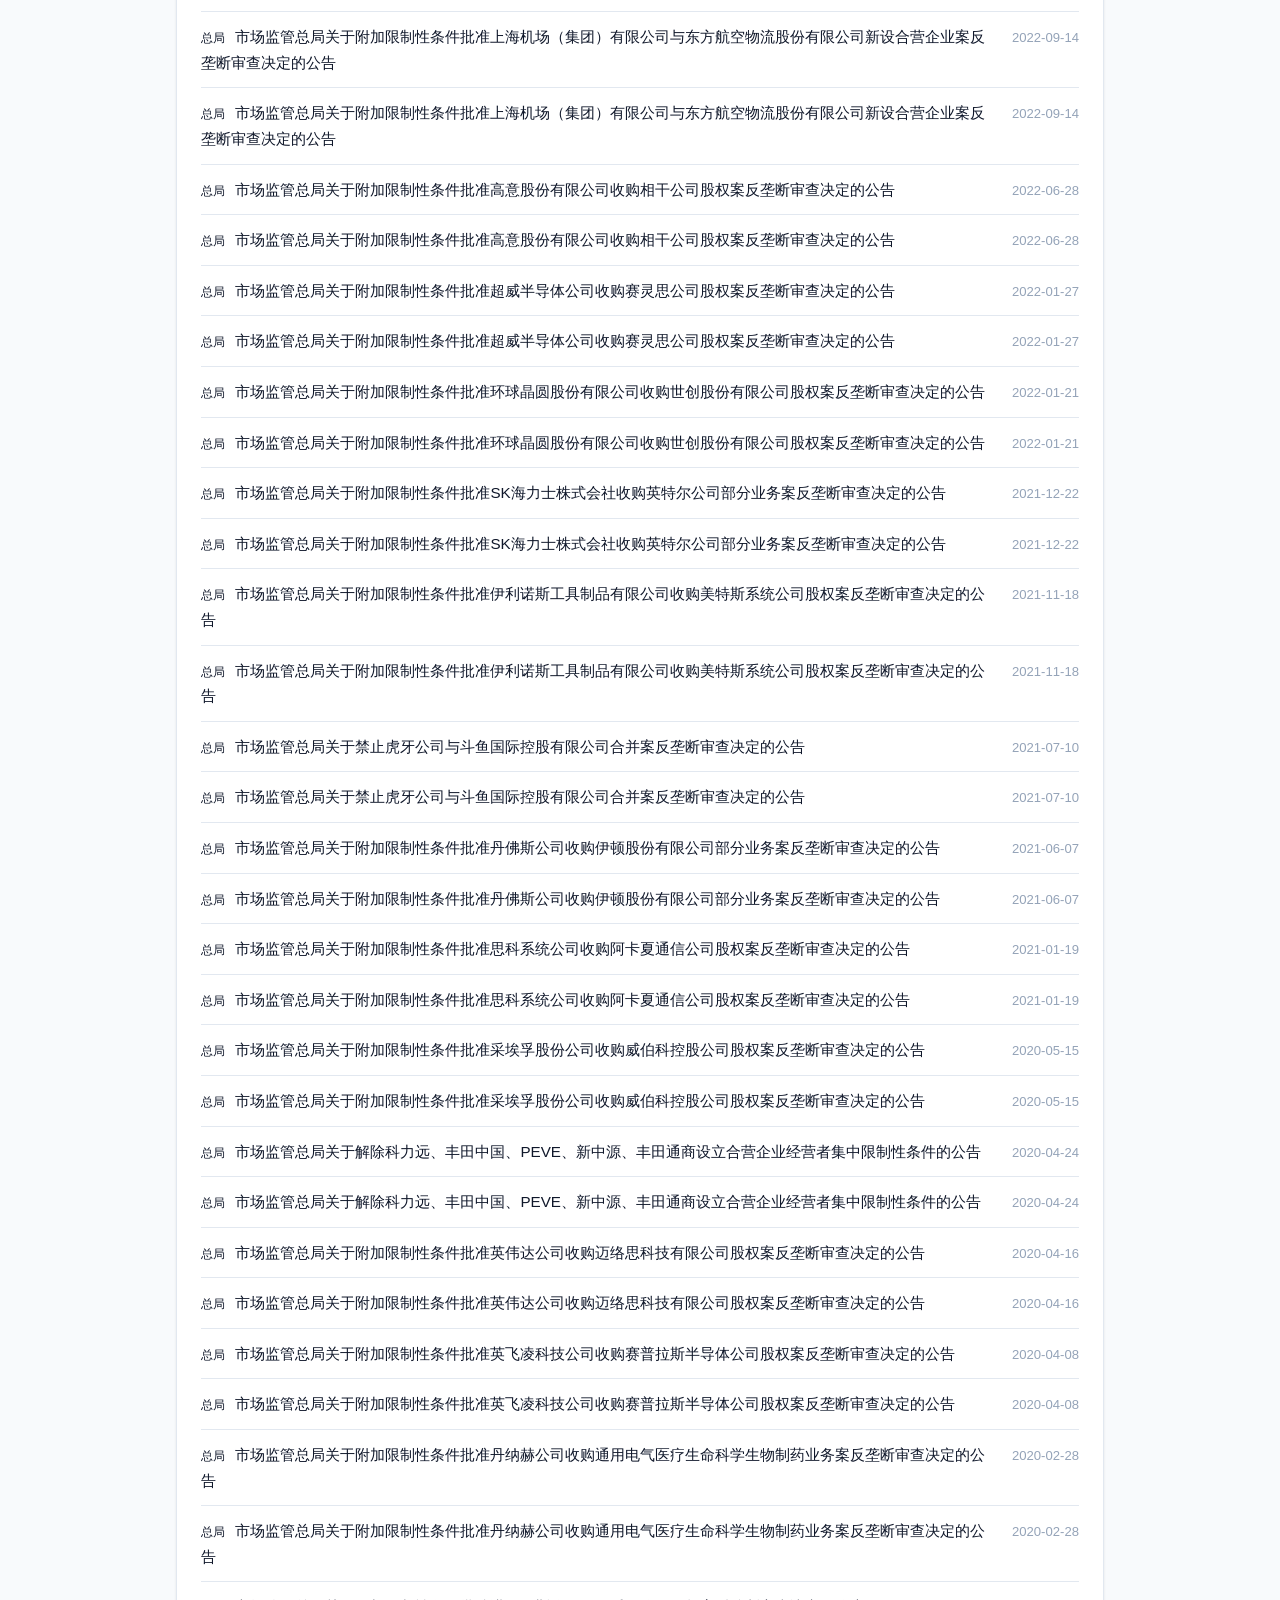
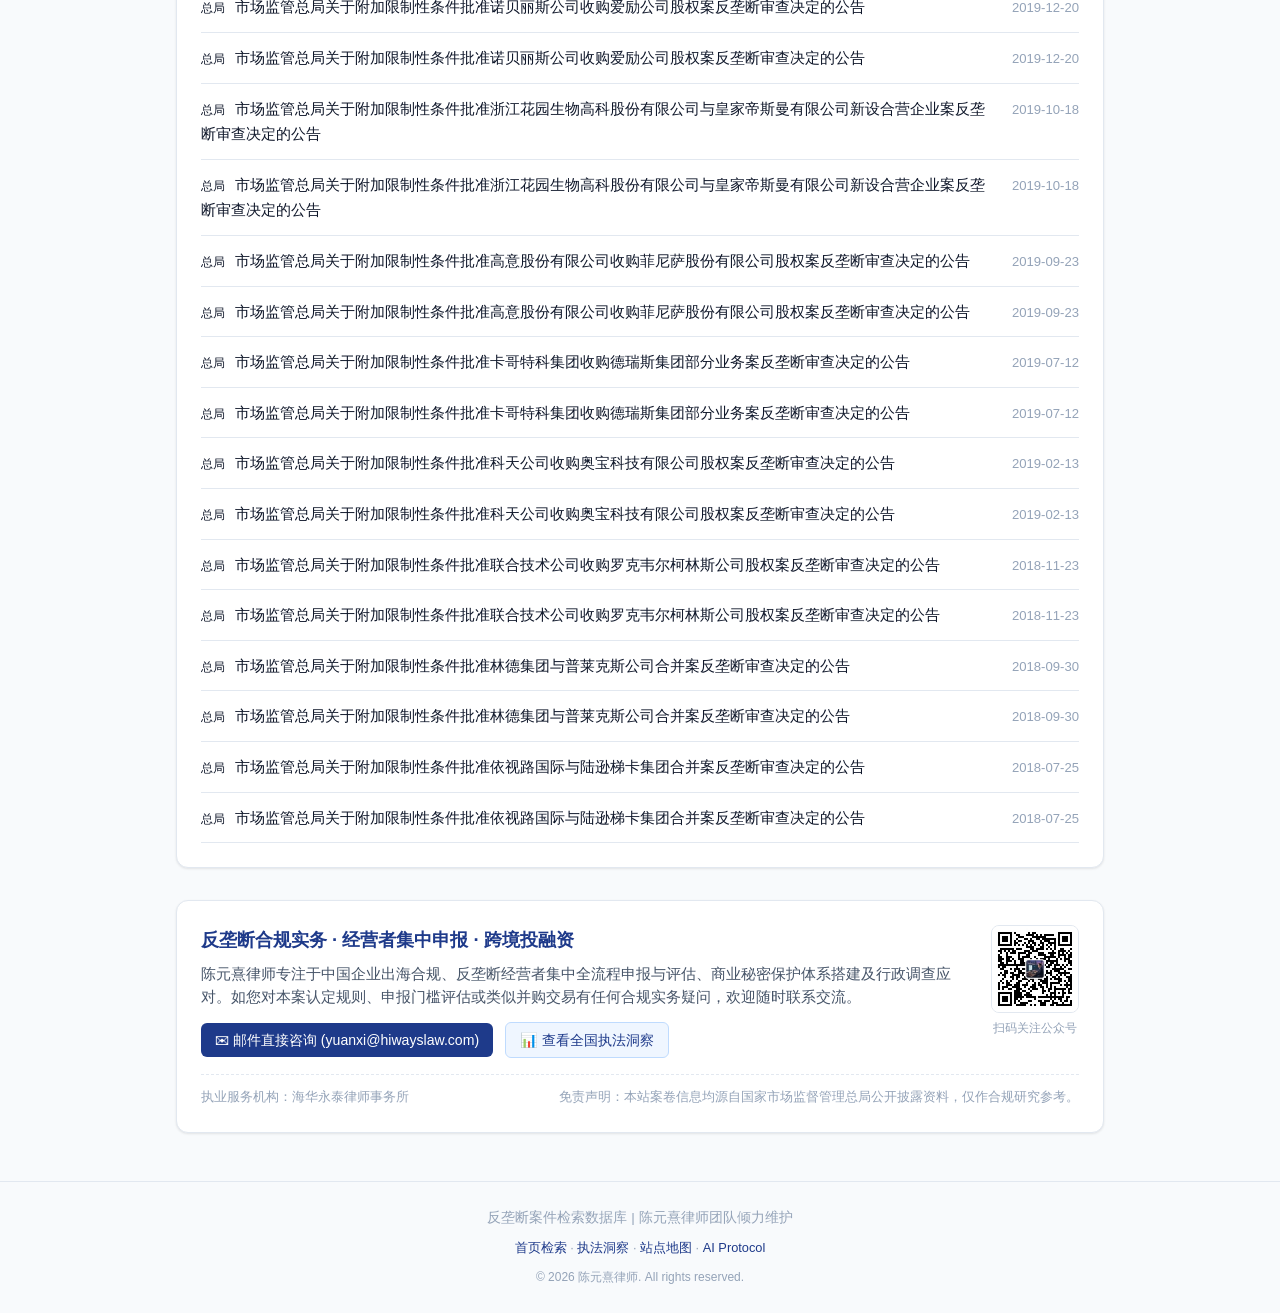
<file: categories/ftj.html>
<!DOCTYPE html>
<html lang="zh-CN">
<head>
    <meta charset="UTF-8">
    <meta name="viewport" content="width=device-width, initial-scale=1.0">
    <title>经营者集中附条件批准与禁止专栏 | 反垄断数据库 · 陈元熹律师</title>
    <meta name="description" content="全国反垄断经营者集中附条件批准与禁止数据库，全量收录64篇官方决定与案卷，最新更新于2026-10-10。陈元熹律师提供专业反垄断合规支持。">
    <link rel="canonical" href="https://samr.yuanxi.net/categories/ftj.html">
    <link rel="stylesheet" href="../style.css?v=20261120_v1">
</head>
<body>
    
    <header class="header">
        <div class="header-inner">
            <div class="logo">
                <a href="../index.html" class="logo-text" style="text-decoration:none; color:inherit;">
                    <h1 class="logo-title" style="display:inline; font-size:1.25rem;">反垄断数据库</h1>
                    <span class="logo-divider">|</span>
                    <span class="logo-sub">陈元熹律师</span>
                </a>
            </div>
            <div class="header-badge">
                <div class="header-practice-areas">
                    <span class="practice-label">执业领域：</span>中国企业出海及其他跨境投融资 · 商业秘密侵权诉讼 · 反垄断经营者集中申报 · 竞争合规体系搭建 · 反垄断调查应对与行政救济
                </div>
            </div>
        </div>
    </header>
    

    <main class="main-container" style="max-width: 960px; margin: 24px auto; padding: 0 16px;">
        <nav style="font-size: 0.85rem; color: var(--text-muted); margin-bottom: 16px;">
            <a href="../index.html" style="color: inherit; text-decoration: none;">首页</a> &gt; 
            <span style="color: var(--text-primary);">附条件批准/禁止</span>
        </nav>

        <section style="background: var(--bg-card); border: 1px solid var(--border); border-radius: var(--radius-lg); padding: 28px; box-shadow: var(--shadow-sm); margin-bottom: 24px;">
            <h1 style="font-size: 1.4rem; color: var(--text-primary); margin-bottom: 8px;">经营者集中附条件批准与禁止 · 案例智库</h1>
            <p style="color: var(--text-secondary); font-size: 0.92rem; line-height: 1.6; margin-bottom: 16px;">
                对具有或者可能具有排除、限制竞争效果的经营者集中附加限制性条件批准或予以禁止的决定公告。
            </p>
            <div style="display: flex; gap: 16px; font-size: 0.9rem; color: var(--accent-blue); background: var(--accent-light); padding: 12px 16px; border-radius: var(--radius-md); border: 1px solid var(--accent-border);">
                <span><strong>全网收录总数：</strong>64 篇</span>
                <span><strong>最新案件日期：</strong>2026-10-10</span>
            </div>
        </section>

        <section style="background: var(--bg-card); border: 1px solid var(--border); border-radius: var(--radius-lg); padding: 24px; box-shadow: var(--shadow-sm);">
            <h2 style="font-size: 1.15rem; color: var(--text-primary); margin-bottom: 16px;">最新案卷明细 (前 100 篇)</h2>
            <ul style="list-style: none; padding-left: 0;">
                
        <li style="border-bottom: 1px solid var(--border); padding: 12px 0; display: flex; justify-content: space-between; align-items: baseline; gap: 16px;">
            <div style="flex: 1;">
                <span class="badge badge-province" style="margin-right: 6px; font-size: 0.75rem;">总局</span>
                <a href="../cases/ba37cfc98fd1.html" style="color: var(--text-primary); text-decoration: none; font-weight: 500; font-size: 0.95rem;">
                    市场监管总局关于附加限制性条件批准 分众传媒信息技术股份有限公司收购 成都新潮传媒集团股份有限公司股权案 反垄断审查决定的公告
                </a>
            </div>
            <span style="font-size: 0.82rem; color: var(--text-muted); white-space: nowrap;">2026-10-10</span>
        </li>
        
        <li style="border-bottom: 1px solid var(--border); padding: 12px 0; display: flex; justify-content: space-between; align-items: baseline; gap: 16px;">
            <div style="flex: 1;">
                <span class="badge badge-province" style="margin-right: 6px; font-size: 0.75rem;">总局</span>
                <a href="../cases/30ef4fb732a5.html" style="color: var(--text-primary); text-decoration: none; font-weight: 500; font-size: 0.95rem;">
                    市场监管总局关于附加限制性条件批准 腾讯控股有限公司收购喜马拉雅公司 股权案反垄断审查决定的公告
                </a>
            </div>
            <span style="font-size: 0.82rem; color: var(--text-muted); white-space: nowrap;">2026-05-12</span>
        </li>
        
        <li style="border-bottom: 1px solid var(--border); padding: 12px 0; display: flex; justify-content: space-between; align-items: baseline; gap: 16px;">
            <div style="flex: 1;">
                <span class="badge badge-province" style="margin-right: 6px; font-size: 0.75rem;">总局</span>
                <a href="../cases/58f5a46b9b0b.html" style="color: var(--text-primary); text-decoration: none; font-weight: 500; font-size: 0.95rem;">
                    市场监管总局关于禁止佛山市南海区蓝鸟燃气有限公司与佛山市南海区南官燃气有限公司等经营者新设合营企业案反垄断审查决定的公告
                </a>
            </div>
            <span style="font-size: 0.82rem; color: var(--text-muted); white-space: nowrap;">2026-01-22</span>
        </li>
        
        <li style="border-bottom: 1px solid var(--border); padding: 12px 0; display: flex; justify-content: space-between; align-items: baseline; gap: 16px;">
            <div style="flex: 1;">
                <span class="badge badge-province" style="margin-right: 6px; font-size: 0.75rem;">总局</span>
                <a href="../cases/5c1a15e49751.html" style="color: var(--text-primary); text-decoration: none; font-weight: 500; font-size: 0.95rem;">
                    市场监管总局关于附加限制性条件批准 美国车桥制造控股有限公司收购道莱斯集团 公众有限公司股权案反垄断审查决定的公告
                </a>
            </div>
            <span style="font-size: 0.82rem; color: var(--text-muted); white-space: nowrap;">2026-01-16</span>
        </li>
        
        <li style="border-bottom: 1px solid var(--border); padding: 12px 0; display: flex; justify-content: space-between; align-items: baseline; gap: 16px;">
            <div style="flex: 1;">
                <span class="badge badge-province" style="margin-right: 6px; font-size: 0.75rem;">总局</span>
                <a href="../cases/a4cf53c07c2f.html" style="color: var(--text-primary); text-decoration: none; font-weight: 500; font-size: 0.95rem;">
                    市场监管总局关于附加限制性条件批准 智利国家铜业公司与智利化工矿业公司新设 合营企业案反垄断审查决定的公告
                </a>
            </div>
            <span style="font-size: 0.82rem; color: var(--text-muted); white-space: nowrap;">2025-11-10</span>
        </li>
        
        <li style="border-bottom: 1px solid var(--border); padding: 12px 0; display: flex; justify-content: space-between; align-items: baseline; gap: 16px;">
            <div style="flex: 1;">
                <span class="badge badge-province" style="margin-right: 6px; font-size: 0.75rem;">总局</span>
                <a href="../cases/59860527a328.html" style="color: var(--text-primary); text-decoration: none; font-weight: 500; font-size: 0.95rem;">
                    市场监管总局关于附加限制性条件批准 是德科技有限公司收购思博伦通信公司 股权案反垄断审查决定的公告
                </a>
            </div>
            <span style="font-size: 0.82rem; color: var(--text-muted); white-space: nowrap;">2025-09-28</span>
        </li>
        
        <li style="border-bottom: 1px solid var(--border); padding: 12px 0; display: flex; justify-content: space-between; align-items: baseline; gap: 16px;">
            <div style="flex: 1;">
                <span class="badge badge-province" style="margin-right: 6px; font-size: 0.75rem;">总局</span>
                <a href="../cases/6ba74f072be1.html" style="color: var(--text-primary); text-decoration: none; font-weight: 500; font-size: 0.95rem;">
                    市场监管总局关于禁止武汉用通医药有限公司 收购山东北大高科华泰制药有限公司 股权案反垄断审查决定的公告
                </a>
            </div>
            <span style="font-size: 0.82rem; color: var(--text-muted); white-space: nowrap;">2025-07-23</span>
        </li>
        
        <li style="border-bottom: 1px solid var(--border); padding: 12px 0; display: flex; justify-content: space-between; align-items: baseline; gap: 16px;">
            <div style="flex: 1;">
                <span class="badge badge-province" style="margin-right: 6px; font-size: 0.75rem;">总局</span>
                <a href="../cases/eb9e39aa7667.html" style="color: var(--text-primary); text-decoration: none; font-weight: 500; font-size: 0.95rem;">
                    市场监管总局关于附加限制性条件批准 新思科技公司收购安似科技公司股权案 反垄断审查决定的公告
                </a>
            </div>
            <span style="font-size: 0.82rem; color: var(--text-muted); white-space: nowrap;">2025-07-14</span>
        </li>
        
        <li style="border-bottom: 1px solid var(--border); padding: 12px 0; display: flex; justify-content: space-between; align-items: baseline; gap: 16px;">
            <div style="flex: 1;">
                <span class="badge badge-province" style="margin-right: 6px; font-size: 0.75rem;">总局</span>
                <a href="../cases/1654330f7fb0.html" style="color: var(--text-primary); text-decoration: none; font-weight: 500; font-size: 0.95rem;">
                    市场监管总局关于变更附加限制性条件批准卡哥特科集团收购德瑞斯集团部分业务案反垄断审查决定义务人的公告
                </a>
            </div>
            <span style="font-size: 0.82rem; color: var(--text-muted); white-space: nowrap;">2025-07-09</span>
        </li>
        
        <li style="border-bottom: 1px solid var(--border); padding: 12px 0; display: flex; justify-content: space-between; align-items: baseline; gap: 16px;">
            <div style="flex: 1;">
                <span class="badge badge-province" style="margin-right: 6px; font-size: 0.75rem;">总局</span>
                <a href="../cases/886f874875a5.html" style="color: var(--text-primary); text-decoration: none; font-weight: 500; font-size: 0.95rem;">
                    市场监管总局关于附加限制性条件批准全日空控股株式会社收购日本货物航空株式会社股权案反垄断审查决定的公告
                </a>
            </div>
            <span style="font-size: 0.82rem; color: var(--text-muted); white-space: nowrap;">2025-07-01</span>
        </li>
        
        <li style="border-bottom: 1px solid var(--border); padding: 12px 0; display: flex; justify-content: space-between; align-items: baseline; gap: 16px;">
            <div style="flex: 1;">
                <span class="badge badge-province" style="margin-right: 6px; font-size: 0.75rem;">总局</span>
                <a href="../cases/39afe8ffdd13.html" style="color: var(--text-primary); text-decoration: none; font-weight: 500; font-size: 0.95rem;">
                    市场监管总局关于附加限制性条件批准邦吉 全球有限公司收购蔚特有限公司股权案 反垄断审查决定的公告
                </a>
            </div>
            <span style="font-size: 0.82rem; color: var(--text-muted); white-space: nowrap;">2025-06-16</span>
        </li>
        
        <li style="border-bottom: 1px solid var(--border); padding: 12px 0; display: flex; justify-content: space-between; align-items: baseline; gap: 16px;">
            <div style="flex: 1;">
                <span class="badge badge-province" style="margin-right: 6px; font-size: 0.75rem;">总局</span>
                <a href="../cases/c579bfaed3bb.html" style="color: var(--text-primary); text-decoration: none; font-weight: 500; font-size: 0.95rem;">
                    市场监管总局关于附加限制性条件批准 JX金属株式会社收购拓自达电线株式会社 股权案反垄断审查决定的公告
                </a>
            </div>
            <span style="font-size: 0.82rem; color: var(--text-muted); white-space: nowrap;">2024-06-11</span>
        </li>
        
        <li style="border-bottom: 1px solid var(--border); padding: 12px 0; display: flex; justify-content: space-between; align-items: baseline; gap: 16px;">
            <div style="flex: 1;">
                <span class="badge badge-province" style="margin-right: 6px; font-size: 0.75rem;">总局</span>
                <a href="../cases/8852fee1debe.html" style="color: var(--text-primary); text-decoration: none; font-weight: 500; font-size: 0.95rem;">
                    市场监管总局关于附加限制性条件批准 博通公司收购威睿公司股权案 反垄断审查决定的公告
                </a>
            </div>
            <span style="font-size: 0.82rem; color: var(--text-muted); white-space: nowrap;">2023-11-21</span>
        </li>
        
        <li style="border-bottom: 1px solid var(--border); padding: 12px 0; display: flex; justify-content: space-between; align-items: baseline; gap: 16px;">
            <div style="flex: 1;">
                <span class="badge badge-province" style="margin-right: 6px; font-size: 0.75rem;">总局</span>
                <a href="../cases/2ee4e6b6c880.html" style="color: var(--text-primary); text-decoration: none; font-weight: 500; font-size: 0.95rem;">
                    市场监管总局关于附加限制性条件批准 先声药业有限公司收购北京托毕西药业 有限公司股权案反垄断审查决定的公告
                </a>
            </div>
            <span style="font-size: 0.82rem; color: var(--text-muted); white-space: nowrap;">2023-09-22</span>
        </li>
        
        <li style="border-bottom: 1px solid var(--border); padding: 12px 0; display: flex; justify-content: space-between; align-items: baseline; gap: 16px;">
            <div style="flex: 1;">
                <span class="badge badge-province" style="margin-right: 6px; font-size: 0.75rem;">总局</span>
                <a href="../cases/dde2910a6a6e.html" style="color: var(--text-primary); text-decoration: none; font-weight: 500; font-size: 0.95rem;">
                    市场监管总局关于附加限制性条件批准 迈凌公司收购慧荣科技公司股权案 反垄断审查决定的公告
                </a>
            </div>
            <span style="font-size: 0.82rem; color: var(--text-muted); white-space: nowrap;">2023-07-26</span>
        </li>
        
        <li style="border-bottom: 1px solid var(--border); padding: 12px 0; display: flex; justify-content: space-between; align-items: baseline; gap: 16px;">
            <div style="flex: 1;">
                <span class="badge badge-province" style="margin-right: 6px; font-size: 0.75rem;">总局</span>
                <a href="../cases/83b904e645f6.html" style="color: var(--text-primary); text-decoration: none; font-weight: 500; font-size: 0.95rem;">
                    市场监管总局关于解除丸红公司收购高鸿公司100%股权经营者集中限制性条件的公告
                </a>
            </div>
            <span style="font-size: 0.82rem; color: var(--text-muted); white-space: nowrap;">2023-06-25</span>
        </li>
        
        <li style="border-bottom: 1px solid var(--border); padding: 12px 0; display: flex; justify-content: space-between; align-items: baseline; gap: 16px;">
            <div style="flex: 1;">
                <span class="badge badge-province" style="margin-right: 6px; font-size: 0.75rem;">总局</span>
                <a href="../cases/feff55a1e9c9.html" style="color: var(--text-primary); text-decoration: none; font-weight: 500; font-size: 0.95rem;">
                    市场监管总局关于附加限制性条件批准万华化学集团股份有限公司收购烟台巨力精细化工股份有限公司股权案反垄断审查决定的公告
                </a>
            </div>
            <span style="font-size: 0.82rem; color: var(--text-muted); white-space: nowrap;">2023-04-07</span>
        </li>
        
        <li style="border-bottom: 1px solid var(--border); padding: 12px 0; display: flex; justify-content: space-between; align-items: baseline; gap: 16px;">
            <div style="flex: 1;">
                <span class="badge badge-province" style="margin-right: 6px; font-size: 0.75rem;">总局</span>
                <a href="../cases/5b6469d7a915.html" style="color: var(--text-primary); text-decoration: none; font-weight: 500; font-size: 0.95rem;">
                    市场监管总局关于附加限制性条件批准万华化学集团股份有限公司收购烟台巨力精细化工股份有限公司股权案反垄断审查决定的公告
                </a>
            </div>
            <span style="font-size: 0.82rem; color: var(--text-muted); white-space: nowrap;">2023-04-07</span>
        </li>
        
        <li style="border-bottom: 1px solid var(--border); padding: 12px 0; display: flex; justify-content: space-between; align-items: baseline; gap: 16px;">
            <div style="flex: 1;">
                <span class="badge badge-province" style="margin-right: 6px; font-size: 0.75rem;">总局</span>
                <a href="../cases/07fa3a9b81fc.html" style="color: var(--text-primary); text-decoration: none; font-weight: 500; font-size: 0.95rem;">
                    市场监管总局关于附加限制性条件批准大韩航空公司收购韩亚航空株式会社股权案反垄断审查决定的公告
                </a>
            </div>
            <span style="font-size: 0.82rem; color: var(--text-muted); white-space: nowrap;">2022-12-26</span>
        </li>
        
        <li style="border-bottom: 1px solid var(--border); padding: 12px 0; display: flex; justify-content: space-between; align-items: baseline; gap: 16px;">
            <div style="flex: 1;">
                <span class="badge badge-province" style="margin-right: 6px; font-size: 0.75rem;">总局</span>
                <a href="../cases/cd9beaaf0a2c.html" style="color: var(--text-primary); text-decoration: none; font-weight: 500; font-size: 0.95rem;">
                    市场监管总局关于附加限制性条件批准大韩航空公司收购韩亚航空株式会社股权案反垄断审查决定的公告
                </a>
            </div>
            <span style="font-size: 0.82rem; color: var(--text-muted); white-space: nowrap;">2022-12-26</span>
        </li>
        
        <li style="border-bottom: 1px solid var(--border); padding: 12px 0; display: flex; justify-content: space-between; align-items: baseline; gap: 16px;">
            <div style="flex: 1;">
                <span class="badge badge-province" style="margin-right: 6px; font-size: 0.75rem;">总局</span>
                <a href="../cases/9ac3ee2c871a.html" style="color: var(--text-primary); text-decoration: none; font-weight: 500; font-size: 0.95rem;">
                    市场监管总局关于附加限制性条件批准上海机场（集团）有限公司与东方航空物流股份有限公司新设合营企业案反垄断审查决定的公告
                </a>
            </div>
            <span style="font-size: 0.82rem; color: var(--text-muted); white-space: nowrap;">2022-09-14</span>
        </li>
        
        <li style="border-bottom: 1px solid var(--border); padding: 12px 0; display: flex; justify-content: space-between; align-items: baseline; gap: 16px;">
            <div style="flex: 1;">
                <span class="badge badge-province" style="margin-right: 6px; font-size: 0.75rem;">总局</span>
                <a href="../cases/dd8811f21fac.html" style="color: var(--text-primary); text-decoration: none; font-weight: 500; font-size: 0.95rem;">
                    市场监管总局关于附加限制性条件批准上海机场（集团）有限公司与东方航空物流股份有限公司新设合营企业案反垄断审查决定的公告
                </a>
            </div>
            <span style="font-size: 0.82rem; color: var(--text-muted); white-space: nowrap;">2022-09-14</span>
        </li>
        
        <li style="border-bottom: 1px solid var(--border); padding: 12px 0; display: flex; justify-content: space-between; align-items: baseline; gap: 16px;">
            <div style="flex: 1;">
                <span class="badge badge-province" style="margin-right: 6px; font-size: 0.75rem;">总局</span>
                <a href="../cases/ecace0945625.html" style="color: var(--text-primary); text-decoration: none; font-weight: 500; font-size: 0.95rem;">
                    市场监管总局关于附加限制性条件批准高意股份有限公司收购相干公司股权案反垄断审查决定的公告
                </a>
            </div>
            <span style="font-size: 0.82rem; color: var(--text-muted); white-space: nowrap;">2022-06-28</span>
        </li>
        
        <li style="border-bottom: 1px solid var(--border); padding: 12px 0; display: flex; justify-content: space-between; align-items: baseline; gap: 16px;">
            <div style="flex: 1;">
                <span class="badge badge-province" style="margin-right: 6px; font-size: 0.75rem;">总局</span>
                <a href="../cases/dcbebb50519a.html" style="color: var(--text-primary); text-decoration: none; font-weight: 500; font-size: 0.95rem;">
                    市场监管总局关于附加限制性条件批准高意股份有限公司收购相干公司股权案反垄断审查决定的公告
                </a>
            </div>
            <span style="font-size: 0.82rem; color: var(--text-muted); white-space: nowrap;">2022-06-28</span>
        </li>
        
        <li style="border-bottom: 1px solid var(--border); padding: 12px 0; display: flex; justify-content: space-between; align-items: baseline; gap: 16px;">
            <div style="flex: 1;">
                <span class="badge badge-province" style="margin-right: 6px; font-size: 0.75rem;">总局</span>
                <a href="../cases/fa7aba703e47.html" style="color: var(--text-primary); text-decoration: none; font-weight: 500; font-size: 0.95rem;">
                    市场监管总局关于附加限制性条件批准超威半导体公司收购赛灵思公司股权案反垄断审查决定的公告
                </a>
            </div>
            <span style="font-size: 0.82rem; color: var(--text-muted); white-space: nowrap;">2022-01-27</span>
        </li>
        
        <li style="border-bottom: 1px solid var(--border); padding: 12px 0; display: flex; justify-content: space-between; align-items: baseline; gap: 16px;">
            <div style="flex: 1;">
                <span class="badge badge-province" style="margin-right: 6px; font-size: 0.75rem;">总局</span>
                <a href="../cases/b129e013f8d7.html" style="color: var(--text-primary); text-decoration: none; font-weight: 500; font-size: 0.95rem;">
                    市场监管总局关于附加限制性条件批准超威半导体公司收购赛灵思公司股权案反垄断审查决定的公告
                </a>
            </div>
            <span style="font-size: 0.82rem; color: var(--text-muted); white-space: nowrap;">2022-01-27</span>
        </li>
        
        <li style="border-bottom: 1px solid var(--border); padding: 12px 0; display: flex; justify-content: space-between; align-items: baseline; gap: 16px;">
            <div style="flex: 1;">
                <span class="badge badge-province" style="margin-right: 6px; font-size: 0.75rem;">总局</span>
                <a href="../cases/2ab24cecf41e.html" style="color: var(--text-primary); text-decoration: none; font-weight: 500; font-size: 0.95rem;">
                    市场监管总局关于附加限制性条件批准环球晶圆股份有限公司收购世创股份有限公司股权案反垄断审查决定的公告
                </a>
            </div>
            <span style="font-size: 0.82rem; color: var(--text-muted); white-space: nowrap;">2022-01-21</span>
        </li>
        
        <li style="border-bottom: 1px solid var(--border); padding: 12px 0; display: flex; justify-content: space-between; align-items: baseline; gap: 16px;">
            <div style="flex: 1;">
                <span class="badge badge-province" style="margin-right: 6px; font-size: 0.75rem;">总局</span>
                <a href="../cases/d203042befad.html" style="color: var(--text-primary); text-decoration: none; font-weight: 500; font-size: 0.95rem;">
                    市场监管总局关于附加限制性条件批准环球晶圆股份有限公司收购世创股份有限公司股权案反垄断审查决定的公告
                </a>
            </div>
            <span style="font-size: 0.82rem; color: var(--text-muted); white-space: nowrap;">2022-01-21</span>
        </li>
        
        <li style="border-bottom: 1px solid var(--border); padding: 12px 0; display: flex; justify-content: space-between; align-items: baseline; gap: 16px;">
            <div style="flex: 1;">
                <span class="badge badge-province" style="margin-right: 6px; font-size: 0.75rem;">总局</span>
                <a href="../cases/70261606d59a.html" style="color: var(--text-primary); text-decoration: none; font-weight: 500; font-size: 0.95rem;">
                    市场监管总局关于附加限制性条件批准SK海力士株式会社收购英特尔公司部分业务案反垄断审查决定的公告
                </a>
            </div>
            <span style="font-size: 0.82rem; color: var(--text-muted); white-space: nowrap;">2021-12-22</span>
        </li>
        
        <li style="border-bottom: 1px solid var(--border); padding: 12px 0; display: flex; justify-content: space-between; align-items: baseline; gap: 16px;">
            <div style="flex: 1;">
                <span class="badge badge-province" style="margin-right: 6px; font-size: 0.75rem;">总局</span>
                <a href="../cases/c6b8d110e533.html" style="color: var(--text-primary); text-decoration: none; font-weight: 500; font-size: 0.95rem;">
                    市场监管总局关于附加限制性条件批准SK海力士株式会社收购英特尔公司部分业务案反垄断审查决定的公告
                </a>
            </div>
            <span style="font-size: 0.82rem; color: var(--text-muted); white-space: nowrap;">2021-12-22</span>
        </li>
        
        <li style="border-bottom: 1px solid var(--border); padding: 12px 0; display: flex; justify-content: space-between; align-items: baseline; gap: 16px;">
            <div style="flex: 1;">
                <span class="badge badge-province" style="margin-right: 6px; font-size: 0.75rem;">总局</span>
                <a href="../cases/c7de905ab48c.html" style="color: var(--text-primary); text-decoration: none; font-weight: 500; font-size: 0.95rem;">
                    市场监管总局关于附加限制性条件批准伊利诺斯工具制品有限公司收购美特斯系统公司股权案反垄断审查决定的公告
                </a>
            </div>
            <span style="font-size: 0.82rem; color: var(--text-muted); white-space: nowrap;">2021-11-18</span>
        </li>
        
        <li style="border-bottom: 1px solid var(--border); padding: 12px 0; display: flex; justify-content: space-between; align-items: baseline; gap: 16px;">
            <div style="flex: 1;">
                <span class="badge badge-province" style="margin-right: 6px; font-size: 0.75rem;">总局</span>
                <a href="../cases/6f0efaea0ad0.html" style="color: var(--text-primary); text-decoration: none; font-weight: 500; font-size: 0.95rem;">
                    市场监管总局关于附加限制性条件批准伊利诺斯工具制品有限公司收购美特斯系统公司股权案反垄断审查决定的公告
                </a>
            </div>
            <span style="font-size: 0.82rem; color: var(--text-muted); white-space: nowrap;">2021-11-18</span>
        </li>
        
        <li style="border-bottom: 1px solid var(--border); padding: 12px 0; display: flex; justify-content: space-between; align-items: baseline; gap: 16px;">
            <div style="flex: 1;">
                <span class="badge badge-province" style="margin-right: 6px; font-size: 0.75rem;">总局</span>
                <a href="../cases/316bc2ad369f.html" style="color: var(--text-primary); text-decoration: none; font-weight: 500; font-size: 0.95rem;">
                    市场监管总局关于禁止虎牙公司与斗鱼国际控股有限公司合并案反垄断审查决定的公告
                </a>
            </div>
            <span style="font-size: 0.82rem; color: var(--text-muted); white-space: nowrap;">2021-07-10</span>
        </li>
        
        <li style="border-bottom: 1px solid var(--border); padding: 12px 0; display: flex; justify-content: space-between; align-items: baseline; gap: 16px;">
            <div style="flex: 1;">
                <span class="badge badge-province" style="margin-right: 6px; font-size: 0.75rem;">总局</span>
                <a href="../cases/36a7e17c8240.html" style="color: var(--text-primary); text-decoration: none; font-weight: 500; font-size: 0.95rem;">
                    市场监管总局关于禁止虎牙公司与斗鱼国际控股有限公司合并案反垄断审查决定的公告
                </a>
            </div>
            <span style="font-size: 0.82rem; color: var(--text-muted); white-space: nowrap;">2021-07-10</span>
        </li>
        
        <li style="border-bottom: 1px solid var(--border); padding: 12px 0; display: flex; justify-content: space-between; align-items: baseline; gap: 16px;">
            <div style="flex: 1;">
                <span class="badge badge-province" style="margin-right: 6px; font-size: 0.75rem;">总局</span>
                <a href="../cases/42847a00f1c4.html" style="color: var(--text-primary); text-decoration: none; font-weight: 500; font-size: 0.95rem;">
                    市场监管总局关于附加限制性条件批准丹佛斯公司收购伊顿股份有限公司部分业务案反垄断审查决定的公告
                </a>
            </div>
            <span style="font-size: 0.82rem; color: var(--text-muted); white-space: nowrap;">2021-06-07</span>
        </li>
        
        <li style="border-bottom: 1px solid var(--border); padding: 12px 0; display: flex; justify-content: space-between; align-items: baseline; gap: 16px;">
            <div style="flex: 1;">
                <span class="badge badge-province" style="margin-right: 6px; font-size: 0.75rem;">总局</span>
                <a href="../cases/c4887b968e97.html" style="color: var(--text-primary); text-decoration: none; font-weight: 500; font-size: 0.95rem;">
                    市场监管总局关于附加限制性条件批准丹佛斯公司收购伊顿股份有限公司部分业务案反垄断审查决定的公告
                </a>
            </div>
            <span style="font-size: 0.82rem; color: var(--text-muted); white-space: nowrap;">2021-06-07</span>
        </li>
        
        <li style="border-bottom: 1px solid var(--border); padding: 12px 0; display: flex; justify-content: space-between; align-items: baseline; gap: 16px;">
            <div style="flex: 1;">
                <span class="badge badge-province" style="margin-right: 6px; font-size: 0.75rem;">总局</span>
                <a href="../cases/2cd36b2b01e1.html" style="color: var(--text-primary); text-decoration: none; font-weight: 500; font-size: 0.95rem;">
                    市场监管总局关于附加限制性条件批准思科系统公司收购阿卡夏通信公司股权案反垄断审查决定的公告
                </a>
            </div>
            <span style="font-size: 0.82rem; color: var(--text-muted); white-space: nowrap;">2021-01-19</span>
        </li>
        
        <li style="border-bottom: 1px solid var(--border); padding: 12px 0; display: flex; justify-content: space-between; align-items: baseline; gap: 16px;">
            <div style="flex: 1;">
                <span class="badge badge-province" style="margin-right: 6px; font-size: 0.75rem;">总局</span>
                <a href="../cases/f7024545392f.html" style="color: var(--text-primary); text-decoration: none; font-weight: 500; font-size: 0.95rem;">
                    市场监管总局关于附加限制性条件批准思科系统公司收购阿卡夏通信公司股权案反垄断审查决定的公告
                </a>
            </div>
            <span style="font-size: 0.82rem; color: var(--text-muted); white-space: nowrap;">2021-01-19</span>
        </li>
        
        <li style="border-bottom: 1px solid var(--border); padding: 12px 0; display: flex; justify-content: space-between; align-items: baseline; gap: 16px;">
            <div style="flex: 1;">
                <span class="badge badge-province" style="margin-right: 6px; font-size: 0.75rem;">总局</span>
                <a href="../cases/29c0700b744f.html" style="color: var(--text-primary); text-decoration: none; font-weight: 500; font-size: 0.95rem;">
                    市场监管总局关于附加限制性条件批准采埃孚股份公司收购威伯科控股公司股权案反垄断审查决定的公告
                </a>
            </div>
            <span style="font-size: 0.82rem; color: var(--text-muted); white-space: nowrap;">2020-05-15</span>
        </li>
        
        <li style="border-bottom: 1px solid var(--border); padding: 12px 0; display: flex; justify-content: space-between; align-items: baseline; gap: 16px;">
            <div style="flex: 1;">
                <span class="badge badge-province" style="margin-right: 6px; font-size: 0.75rem;">总局</span>
                <a href="../cases/ba435780425c.html" style="color: var(--text-primary); text-decoration: none; font-weight: 500; font-size: 0.95rem;">
                    市场监管总局关于附加限制性条件批准采埃孚股份公司收购威伯科控股公司股权案反垄断审查决定的公告
                </a>
            </div>
            <span style="font-size: 0.82rem; color: var(--text-muted); white-space: nowrap;">2020-05-15</span>
        </li>
        
        <li style="border-bottom: 1px solid var(--border); padding: 12px 0; display: flex; justify-content: space-between; align-items: baseline; gap: 16px;">
            <div style="flex: 1;">
                <span class="badge badge-province" style="margin-right: 6px; font-size: 0.75rem;">总局</span>
                <a href="../cases/cb144bd2e50a.html" style="color: var(--text-primary); text-decoration: none; font-weight: 500; font-size: 0.95rem;">
                    市场监管总局关于解除科力远、丰田中国、PEVE、新中源、丰田通商设立合营企业经营者集中限制性条件的公告
                </a>
            </div>
            <span style="font-size: 0.82rem; color: var(--text-muted); white-space: nowrap;">2020-04-24</span>
        </li>
        
        <li style="border-bottom: 1px solid var(--border); padding: 12px 0; display: flex; justify-content: space-between; align-items: baseline; gap: 16px;">
            <div style="flex: 1;">
                <span class="badge badge-province" style="margin-right: 6px; font-size: 0.75rem;">总局</span>
                <a href="../cases/a2f2a6d3325e.html" style="color: var(--text-primary); text-decoration: none; font-weight: 500; font-size: 0.95rem;">
                    市场监管总局关于解除科力远、丰田中国、PEVE、新中源、丰田通商设立合营企业经营者集中限制性条件的公告
                </a>
            </div>
            <span style="font-size: 0.82rem; color: var(--text-muted); white-space: nowrap;">2020-04-24</span>
        </li>
        
        <li style="border-bottom: 1px solid var(--border); padding: 12px 0; display: flex; justify-content: space-between; align-items: baseline; gap: 16px;">
            <div style="flex: 1;">
                <span class="badge badge-province" style="margin-right: 6px; font-size: 0.75rem;">总局</span>
                <a href="../cases/d5b3c8c7548b.html" style="color: var(--text-primary); text-decoration: none; font-weight: 500; font-size: 0.95rem;">
                    市场监管总局关于附加限制性条件批准英伟达公司收购迈络思科技有限公司股权案反垄断审查决定的公告
                </a>
            </div>
            <span style="font-size: 0.82rem; color: var(--text-muted); white-space: nowrap;">2020-04-16</span>
        </li>
        
        <li style="border-bottom: 1px solid var(--border); padding: 12px 0; display: flex; justify-content: space-between; align-items: baseline; gap: 16px;">
            <div style="flex: 1;">
                <span class="badge badge-province" style="margin-right: 6px; font-size: 0.75rem;">总局</span>
                <a href="../cases/744c5145a5f6.html" style="color: var(--text-primary); text-decoration: none; font-weight: 500; font-size: 0.95rem;">
                    市场监管总局关于附加限制性条件批准英伟达公司收购迈络思科技有限公司股权案反垄断审查决定的公告
                </a>
            </div>
            <span style="font-size: 0.82rem; color: var(--text-muted); white-space: nowrap;">2020-04-16</span>
        </li>
        
        <li style="border-bottom: 1px solid var(--border); padding: 12px 0; display: flex; justify-content: space-between; align-items: baseline; gap: 16px;">
            <div style="flex: 1;">
                <span class="badge badge-province" style="margin-right: 6px; font-size: 0.75rem;">总局</span>
                <a href="../cases/08b801dc442f.html" style="color: var(--text-primary); text-decoration: none; font-weight: 500; font-size: 0.95rem;">
                    市场监管总局关于附加限制性条件批准英飞凌科技公司收购赛普拉斯半导体公司股权案反垄断审查决定的公告
                </a>
            </div>
            <span style="font-size: 0.82rem; color: var(--text-muted); white-space: nowrap;">2020-04-08</span>
        </li>
        
        <li style="border-bottom: 1px solid var(--border); padding: 12px 0; display: flex; justify-content: space-between; align-items: baseline; gap: 16px;">
            <div style="flex: 1;">
                <span class="badge badge-province" style="margin-right: 6px; font-size: 0.75rem;">总局</span>
                <a href="../cases/db23f605a326.html" style="color: var(--text-primary); text-decoration: none; font-weight: 500; font-size: 0.95rem;">
                    市场监管总局关于附加限制性条件批准英飞凌科技公司收购赛普拉斯半导体公司股权案反垄断审查决定的公告
                </a>
            </div>
            <span style="font-size: 0.82rem; color: var(--text-muted); white-space: nowrap;">2020-04-08</span>
        </li>
        
        <li style="border-bottom: 1px solid var(--border); padding: 12px 0; display: flex; justify-content: space-between; align-items: baseline; gap: 16px;">
            <div style="flex: 1;">
                <span class="badge badge-province" style="margin-right: 6px; font-size: 0.75rem;">总局</span>
                <a href="../cases/7d3b721beadf.html" style="color: var(--text-primary); text-decoration: none; font-weight: 500; font-size: 0.95rem;">
                    市场监管总局关于附加限制性条件批准丹纳赫公司收购通用电气医疗生命科学生物制药业务案反垄断审查决定的公告
                </a>
            </div>
            <span style="font-size: 0.82rem; color: var(--text-muted); white-space: nowrap;">2020-02-28</span>
        </li>
        
        <li style="border-bottom: 1px solid var(--border); padding: 12px 0; display: flex; justify-content: space-between; align-items: baseline; gap: 16px;">
            <div style="flex: 1;">
                <span class="badge badge-province" style="margin-right: 6px; font-size: 0.75rem;">总局</span>
                <a href="../cases/7b83c4057aa2.html" style="color: var(--text-primary); text-decoration: none; font-weight: 500; font-size: 0.95rem;">
                    市场监管总局关于附加限制性条件批准丹纳赫公司收购通用电气医疗生命科学生物制药业务案反垄断审查决定的公告
                </a>
            </div>
            <span style="font-size: 0.82rem; color: var(--text-muted); white-space: nowrap;">2020-02-28</span>
        </li>
        
        <li style="border-bottom: 1px solid var(--border); padding: 12px 0; display: flex; justify-content: space-between; align-items: baseline; gap: 16px;">
            <div style="flex: 1;">
                <span class="badge badge-province" style="margin-right: 6px; font-size: 0.75rem;">总局</span>
                <a href="../cases/6e08009c3626.html" style="color: var(--text-primary); text-decoration: none; font-weight: 500; font-size: 0.95rem;">
                    市场监管总局关于附加限制性条件批准诺贝丽斯公司收购爱励公司股权案反垄断审查决定的公告
                </a>
            </div>
            <span style="font-size: 0.82rem; color: var(--text-muted); white-space: nowrap;">2019-12-20</span>
        </li>
        
        <li style="border-bottom: 1px solid var(--border); padding: 12px 0; display: flex; justify-content: space-between; align-items: baseline; gap: 16px;">
            <div style="flex: 1;">
                <span class="badge badge-province" style="margin-right: 6px; font-size: 0.75rem;">总局</span>
                <a href="../cases/420c82daecd0.html" style="color: var(--text-primary); text-decoration: none; font-weight: 500; font-size: 0.95rem;">
                    市场监管总局关于附加限制性条件批准诺贝丽斯公司收购爱励公司股权案反垄断审查决定的公告
                </a>
            </div>
            <span style="font-size: 0.82rem; color: var(--text-muted); white-space: nowrap;">2019-12-20</span>
        </li>
        
        <li style="border-bottom: 1px solid var(--border); padding: 12px 0; display: flex; justify-content: space-between; align-items: baseline; gap: 16px;">
            <div style="flex: 1;">
                <span class="badge badge-province" style="margin-right: 6px; font-size: 0.75rem;">总局</span>
                <a href="../cases/c02b732a4511.html" style="color: var(--text-primary); text-decoration: none; font-weight: 500; font-size: 0.95rem;">
                    市场监管总局关于附加限制性条件批准浙江花园生物高科股份有限公司与皇家帝斯曼有限公司新设合营企业案反垄断审查决定的公告
                </a>
            </div>
            <span style="font-size: 0.82rem; color: var(--text-muted); white-space: nowrap;">2019-10-18</span>
        </li>
        
        <li style="border-bottom: 1px solid var(--border); padding: 12px 0; display: flex; justify-content: space-between; align-items: baseline; gap: 16px;">
            <div style="flex: 1;">
                <span class="badge badge-province" style="margin-right: 6px; font-size: 0.75rem;">总局</span>
                <a href="../cases/91d60aeb4c0d.html" style="color: var(--text-primary); text-decoration: none; font-weight: 500; font-size: 0.95rem;">
                    市场监管总局关于附加限制性条件批准浙江花园生物高科股份有限公司与皇家帝斯曼有限公司新设合营企业案反垄断审查决定的公告
                </a>
            </div>
            <span style="font-size: 0.82rem; color: var(--text-muted); white-space: nowrap;">2019-10-18</span>
        </li>
        
        <li style="border-bottom: 1px solid var(--border); padding: 12px 0; display: flex; justify-content: space-between; align-items: baseline; gap: 16px;">
            <div style="flex: 1;">
                <span class="badge badge-province" style="margin-right: 6px; font-size: 0.75rem;">总局</span>
                <a href="../cases/50e1d2aeb3e2.html" style="color: var(--text-primary); text-decoration: none; font-weight: 500; font-size: 0.95rem;">
                    市场监管总局关于附加限制性条件批准高意股份有限公司收购菲尼萨股份有限公司股权案反垄断审查决定的公告
                </a>
            </div>
            <span style="font-size: 0.82rem; color: var(--text-muted); white-space: nowrap;">2019-09-23</span>
        </li>
        
        <li style="border-bottom: 1px solid var(--border); padding: 12px 0; display: flex; justify-content: space-between; align-items: baseline; gap: 16px;">
            <div style="flex: 1;">
                <span class="badge badge-province" style="margin-right: 6px; font-size: 0.75rem;">总局</span>
                <a href="../cases/9f2f94c02a00.html" style="color: var(--text-primary); text-decoration: none; font-weight: 500; font-size: 0.95rem;">
                    市场监管总局关于附加限制性条件批准高意股份有限公司收购菲尼萨股份有限公司股权案反垄断审查决定的公告
                </a>
            </div>
            <span style="font-size: 0.82rem; color: var(--text-muted); white-space: nowrap;">2019-09-23</span>
        </li>
        
        <li style="border-bottom: 1px solid var(--border); padding: 12px 0; display: flex; justify-content: space-between; align-items: baseline; gap: 16px;">
            <div style="flex: 1;">
                <span class="badge badge-province" style="margin-right: 6px; font-size: 0.75rem;">总局</span>
                <a href="../cases/4fa6c4b1d5f7.html" style="color: var(--text-primary); text-decoration: none; font-weight: 500; font-size: 0.95rem;">
                    市场监管总局关于附加限制性条件批准卡哥特科集团收购德瑞斯集团部分业务案反垄断审查决定的公告
                </a>
            </div>
            <span style="font-size: 0.82rem; color: var(--text-muted); white-space: nowrap;">2019-07-12</span>
        </li>
        
        <li style="border-bottom: 1px solid var(--border); padding: 12px 0; display: flex; justify-content: space-between; align-items: baseline; gap: 16px;">
            <div style="flex: 1;">
                <span class="badge badge-province" style="margin-right: 6px; font-size: 0.75rem;">总局</span>
                <a href="../cases/d9adda69ad56.html" style="color: var(--text-primary); text-decoration: none; font-weight: 500; font-size: 0.95rem;">
                    市场监管总局关于附加限制性条件批准卡哥特科集团收购德瑞斯集团部分业务案反垄断审查决定的公告
                </a>
            </div>
            <span style="font-size: 0.82rem; color: var(--text-muted); white-space: nowrap;">2019-07-12</span>
        </li>
        
        <li style="border-bottom: 1px solid var(--border); padding: 12px 0; display: flex; justify-content: space-between; align-items: baseline; gap: 16px;">
            <div style="flex: 1;">
                <span class="badge badge-province" style="margin-right: 6px; font-size: 0.75rem;">总局</span>
                <a href="../cases/d2345f54b8ff.html" style="color: var(--text-primary); text-decoration: none; font-weight: 500; font-size: 0.95rem;">
                    市场监管总局关于附加限制性条件批准科天公司收购奥宝科技有限公司股权案反垄断审查决定的公告
                </a>
            </div>
            <span style="font-size: 0.82rem; color: var(--text-muted); white-space: nowrap;">2019-02-13</span>
        </li>
        
        <li style="border-bottom: 1px solid var(--border); padding: 12px 0; display: flex; justify-content: space-between; align-items: baseline; gap: 16px;">
            <div style="flex: 1;">
                <span class="badge badge-province" style="margin-right: 6px; font-size: 0.75rem;">总局</span>
                <a href="../cases/8cf559ac765e.html" style="color: var(--text-primary); text-decoration: none; font-weight: 500; font-size: 0.95rem;">
                    市场监管总局关于附加限制性条件批准科天公司收购奥宝科技有限公司股权案反垄断审查决定的公告
                </a>
            </div>
            <span style="font-size: 0.82rem; color: var(--text-muted); white-space: nowrap;">2019-02-13</span>
        </li>
        
        <li style="border-bottom: 1px solid var(--border); padding: 12px 0; display: flex; justify-content: space-between; align-items: baseline; gap: 16px;">
            <div style="flex: 1;">
                <span class="badge badge-province" style="margin-right: 6px; font-size: 0.75rem;">总局</span>
                <a href="../cases/edaa837eaa4a.html" style="color: var(--text-primary); text-decoration: none; font-weight: 500; font-size: 0.95rem;">
                    市场监管总局关于附加限制性条件批准联合技术公司收购罗克韦尔柯林斯公司股权案反垄断审查决定的公告
                </a>
            </div>
            <span style="font-size: 0.82rem; color: var(--text-muted); white-space: nowrap;">2018-11-23</span>
        </li>
        
        <li style="border-bottom: 1px solid var(--border); padding: 12px 0; display: flex; justify-content: space-between; align-items: baseline; gap: 16px;">
            <div style="flex: 1;">
                <span class="badge badge-province" style="margin-right: 6px; font-size: 0.75rem;">总局</span>
                <a href="../cases/4c2ba414eb84.html" style="color: var(--text-primary); text-decoration: none; font-weight: 500; font-size: 0.95rem;">
                    市场监管总局关于附加限制性条件批准联合技术公司收购罗克韦尔柯林斯公司股权案反垄断审查决定的公告
                </a>
            </div>
            <span style="font-size: 0.82rem; color: var(--text-muted); white-space: nowrap;">2018-11-23</span>
        </li>
        
        <li style="border-bottom: 1px solid var(--border); padding: 12px 0; display: flex; justify-content: space-between; align-items: baseline; gap: 16px;">
            <div style="flex: 1;">
                <span class="badge badge-province" style="margin-right: 6px; font-size: 0.75rem;">总局</span>
                <a href="../cases/405b5173d16d.html" style="color: var(--text-primary); text-decoration: none; font-weight: 500; font-size: 0.95rem;">
                    市场监管总局关于附加限制性条件批准林德集团与普莱克斯公司合并案反垄断审查决定的公告
                </a>
            </div>
            <span style="font-size: 0.82rem; color: var(--text-muted); white-space: nowrap;">2018-09-30</span>
        </li>
        
        <li style="border-bottom: 1px solid var(--border); padding: 12px 0; display: flex; justify-content: space-between; align-items: baseline; gap: 16px;">
            <div style="flex: 1;">
                <span class="badge badge-province" style="margin-right: 6px; font-size: 0.75rem;">总局</span>
                <a href="../cases/d79587108f98.html" style="color: var(--text-primary); text-decoration: none; font-weight: 500; font-size: 0.95rem;">
                    市场监管总局关于附加限制性条件批准林德集团与普莱克斯公司合并案反垄断审查决定的公告
                </a>
            </div>
            <span style="font-size: 0.82rem; color: var(--text-muted); white-space: nowrap;">2018-09-30</span>
        </li>
        
        <li style="border-bottom: 1px solid var(--border); padding: 12px 0; display: flex; justify-content: space-between; align-items: baseline; gap: 16px;">
            <div style="flex: 1;">
                <span class="badge badge-province" style="margin-right: 6px; font-size: 0.75rem;">总局</span>
                <a href="../cases/5d0941877749.html" style="color: var(--text-primary); text-decoration: none; font-weight: 500; font-size: 0.95rem;">
                    市场监管总局关于附加限制性条件批准依视路国际与陆逊梯卡集团合并案反垄断审查决定的公告
                </a>
            </div>
            <span style="font-size: 0.82rem; color: var(--text-muted); white-space: nowrap;">2018-07-25</span>
        </li>
        
        <li style="border-bottom: 1px solid var(--border); padding: 12px 0; display: flex; justify-content: space-between; align-items: baseline; gap: 16px;">
            <div style="flex: 1;">
                <span class="badge badge-province" style="margin-right: 6px; font-size: 0.75rem;">总局</span>
                <a href="../cases/2eaab27b33ca.html" style="color: var(--text-primary); text-decoration: none; font-weight: 500; font-size: 0.95rem;">
                    市场监管总局关于附加限制性条件批准依视路国际与陆逊梯卡集团合并案反垄断审查决定的公告
                </a>
            </div>
            <span style="font-size: 0.82rem; color: var(--text-muted); white-space: nowrap;">2018-07-25</span>
        </li>
        
            </ul>
            
        </section>

        
    <section class="consultation-section" style="margin-top: 32px; border: 1px solid var(--border); border-radius: var(--radius-lg); padding: 24px; background: var(--bg-card); box-shadow: var(--shadow-sm);">
        <div style="display: flex; flex-direction: column; gap: 16px;">
            <div style="display: flex; justify-content: space-between; align-items: flex-start; flex-wrap: wrap; gap: 16px;">
                <div style="flex: 1; min-width: 280px;">
                    <h3 style="font-size: 1.15rem; color: var(--accent-blue); margin-bottom: 8px;">反垄断合规实务 · 经营者集中申报 · 跨境投融资</h3>
                    <p style="color: var(--text-secondary); font-size: 0.92rem; line-height: 1.6; margin-bottom: 12px;">
                        陈元熹律师专注于中国企业出海合规、反垄断经营者集中全流程申报与评估、商业秘密保护体系搭建及行政调查应对。如您对本案认定规则、申报门槛评估或类似并购交易有任何合规实务疑问，欢迎随时联系交流。
                    </p>
                    <div style="display: flex; align-items: center; gap: 12px; flex-wrap: wrap;">
                        <a href="mailto:yuanxi@hiwayslaw.com?subject=【业务咨询】关于经营者集中附条件批准与禁止及反垄断合规法律咨询" 
                           title="点击发送邮件" 
                           style="display: inline-flex; align-items: center; gap: 8px; padding: 6px 14px; background: var(--accent-blue); color: #fff; text-decoration: none; border-radius: var(--radius-sm); font-size: 0.88rem; font-weight: 500;">
                            ✉ 邮件直接咨询 (yuanxi@hiwayslaw.com)
                        </a>
                        <a href="../insights.html" 
                           style="display: inline-flex; align-items: center; padding: 6px 14px; border: 1px solid var(--accent-border); color: var(--accent-blue); background: var(--accent-light); text-decoration: none; border-radius: var(--radius-sm); font-size: 0.88rem; font-weight: 500;">
                            📊 查看全国执法洞察
                        </a>
                    </div>
                </div>
                <div style="display: flex; flex-direction: column; align-items: center; gap: 6px; text-align: center;">
                    <img src="../wechat-qr.jpg" alt="陈元熹律师微信公众号二维码" style="width: 88px; height: 88px; border-radius: var(--radius-md); border: 1px solid var(--border);">
                    <span style="font-size: 0.75rem; color: var(--text-muted);">扫码关注公众号</span>
                </div>
            </div>
            <div style="border-top: 1px dashed var(--border); padding-top: 12px; font-size: 0.8rem; color: var(--text-muted); display: flex; justify-content: space-between; flex-wrap: wrap;">
                <span>执业服务机构：海华永泰律师事务所</span>
                <span>免责声明：本站案卷信息均源自国家市场监督管理总局公开披露资料，仅作合规研究参考。</span>
            </div>
        </div>
    </section>
    
    </main>

    
    <footer class="footer" style="margin-top: 48px; border-top: 1px solid var(--border); padding: 24px 0; text-align: center; font-size: 0.85rem; color: var(--text-muted);">
        <div style="max-width: 1280px; margin: 0 auto; padding: 0 16px;">
            <p style="margin-bottom: 6px;">反垄断案件检索数据库 | 陈元熹律师团队倾力维护</p>
            <p style="font-size: 0.8rem;">
                <a href="../index.html" style="color: var(--accent-blue); text-decoration:none;">首页检索</a> · 
                <a href="../insights.html" style="color: var(--accent-blue); text-decoration:none;">执法洞察</a> · 
                <a href="../sitemap.xml" style="color: var(--accent-blue); text-decoration:none;">站点地图</a> · 
                <a href="../llms.txt" style="color: var(--accent-blue); text-decoration:none;">AI Protocol</a>
            </p>
            <p style="font-size: 0.75rem; color: #94a3b8; margin-top: 8px;">© 2026 陈元熹律师. All rights reserved.</p>
        </div>
    </footer>
    
</body>
</html>
</file>
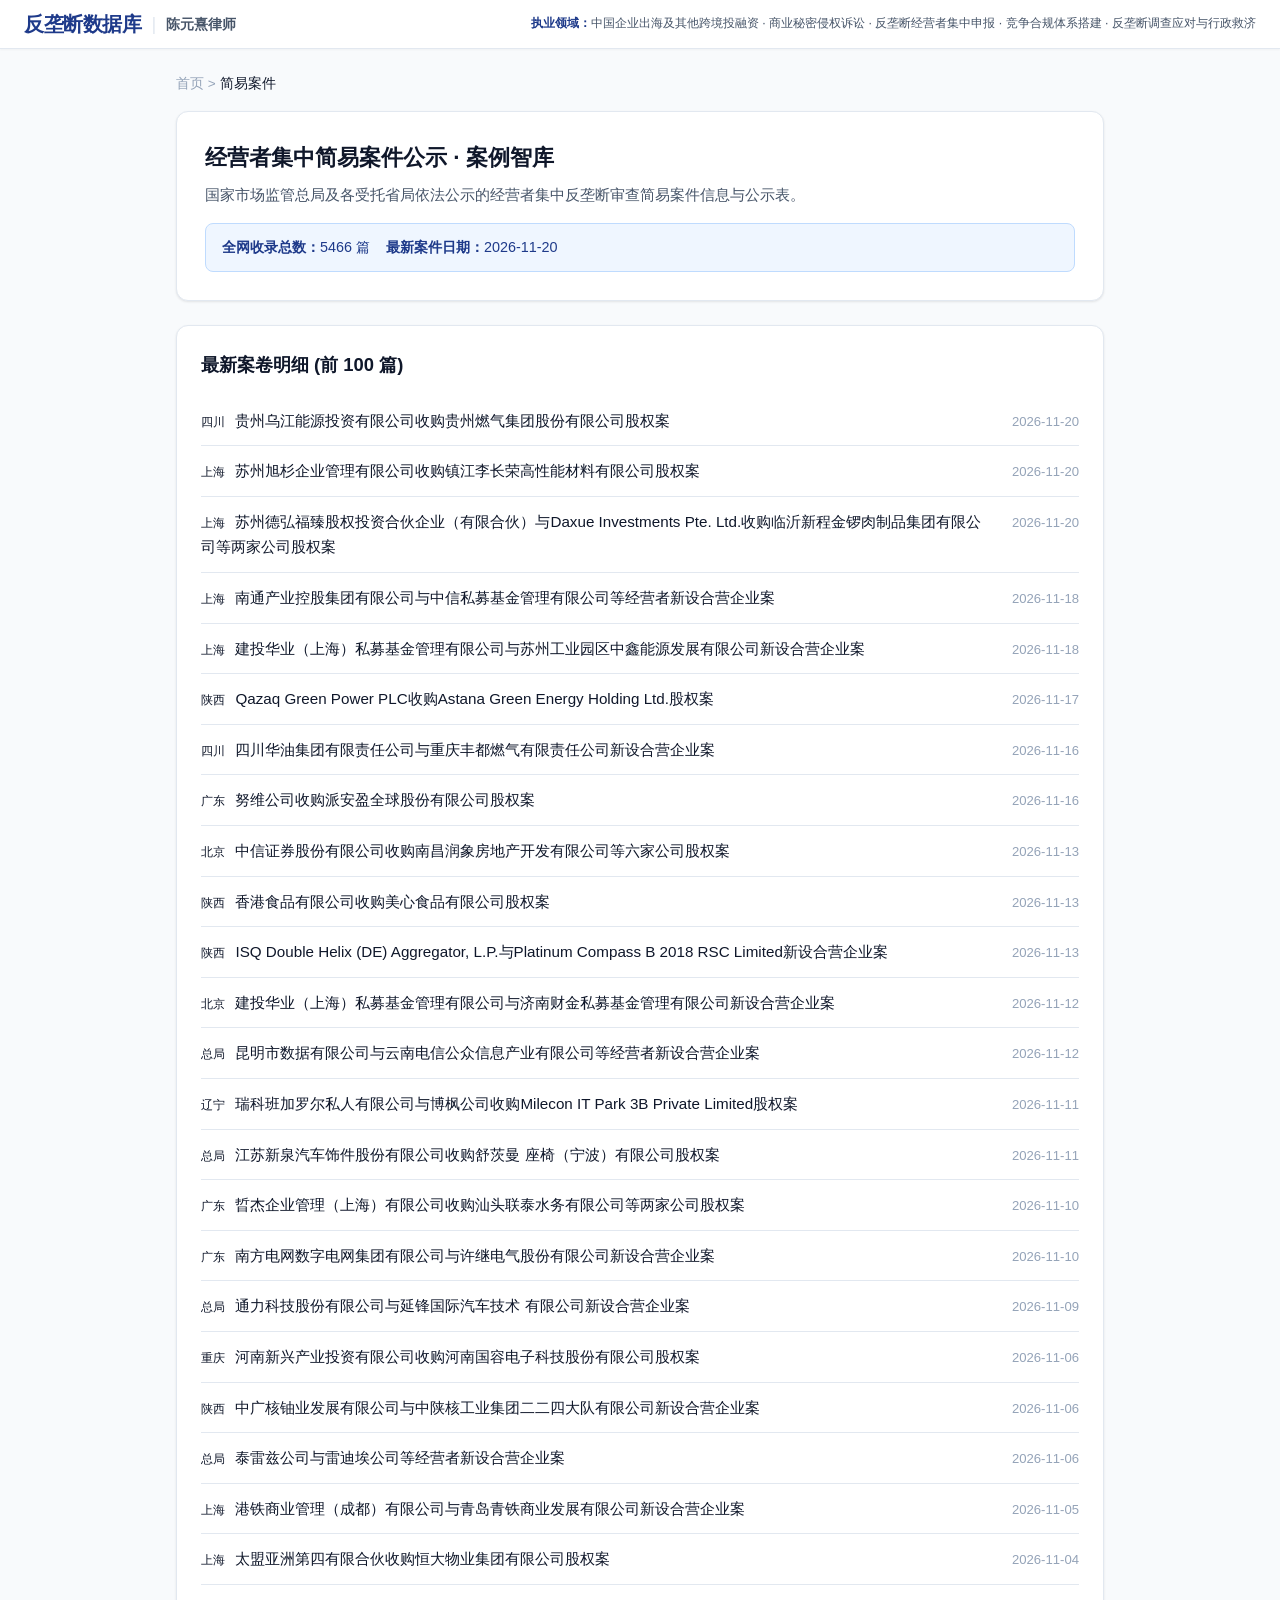
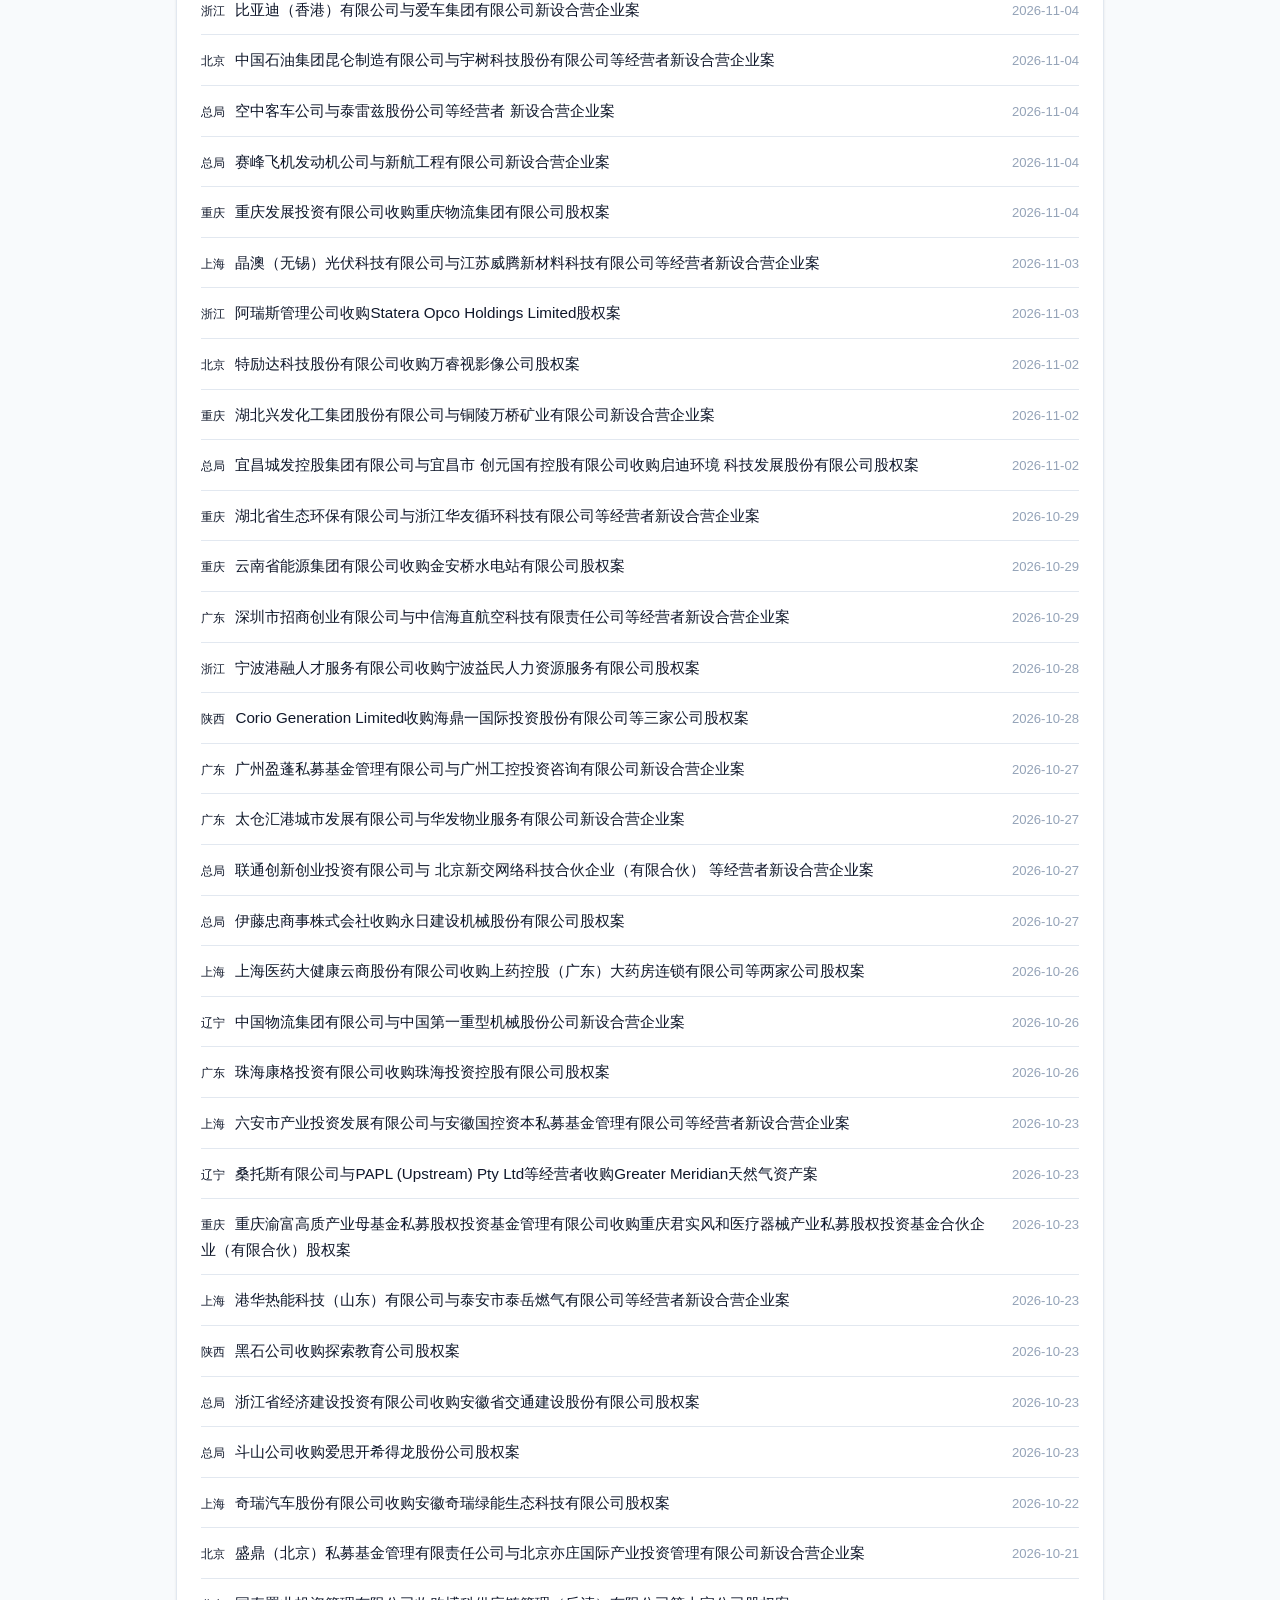
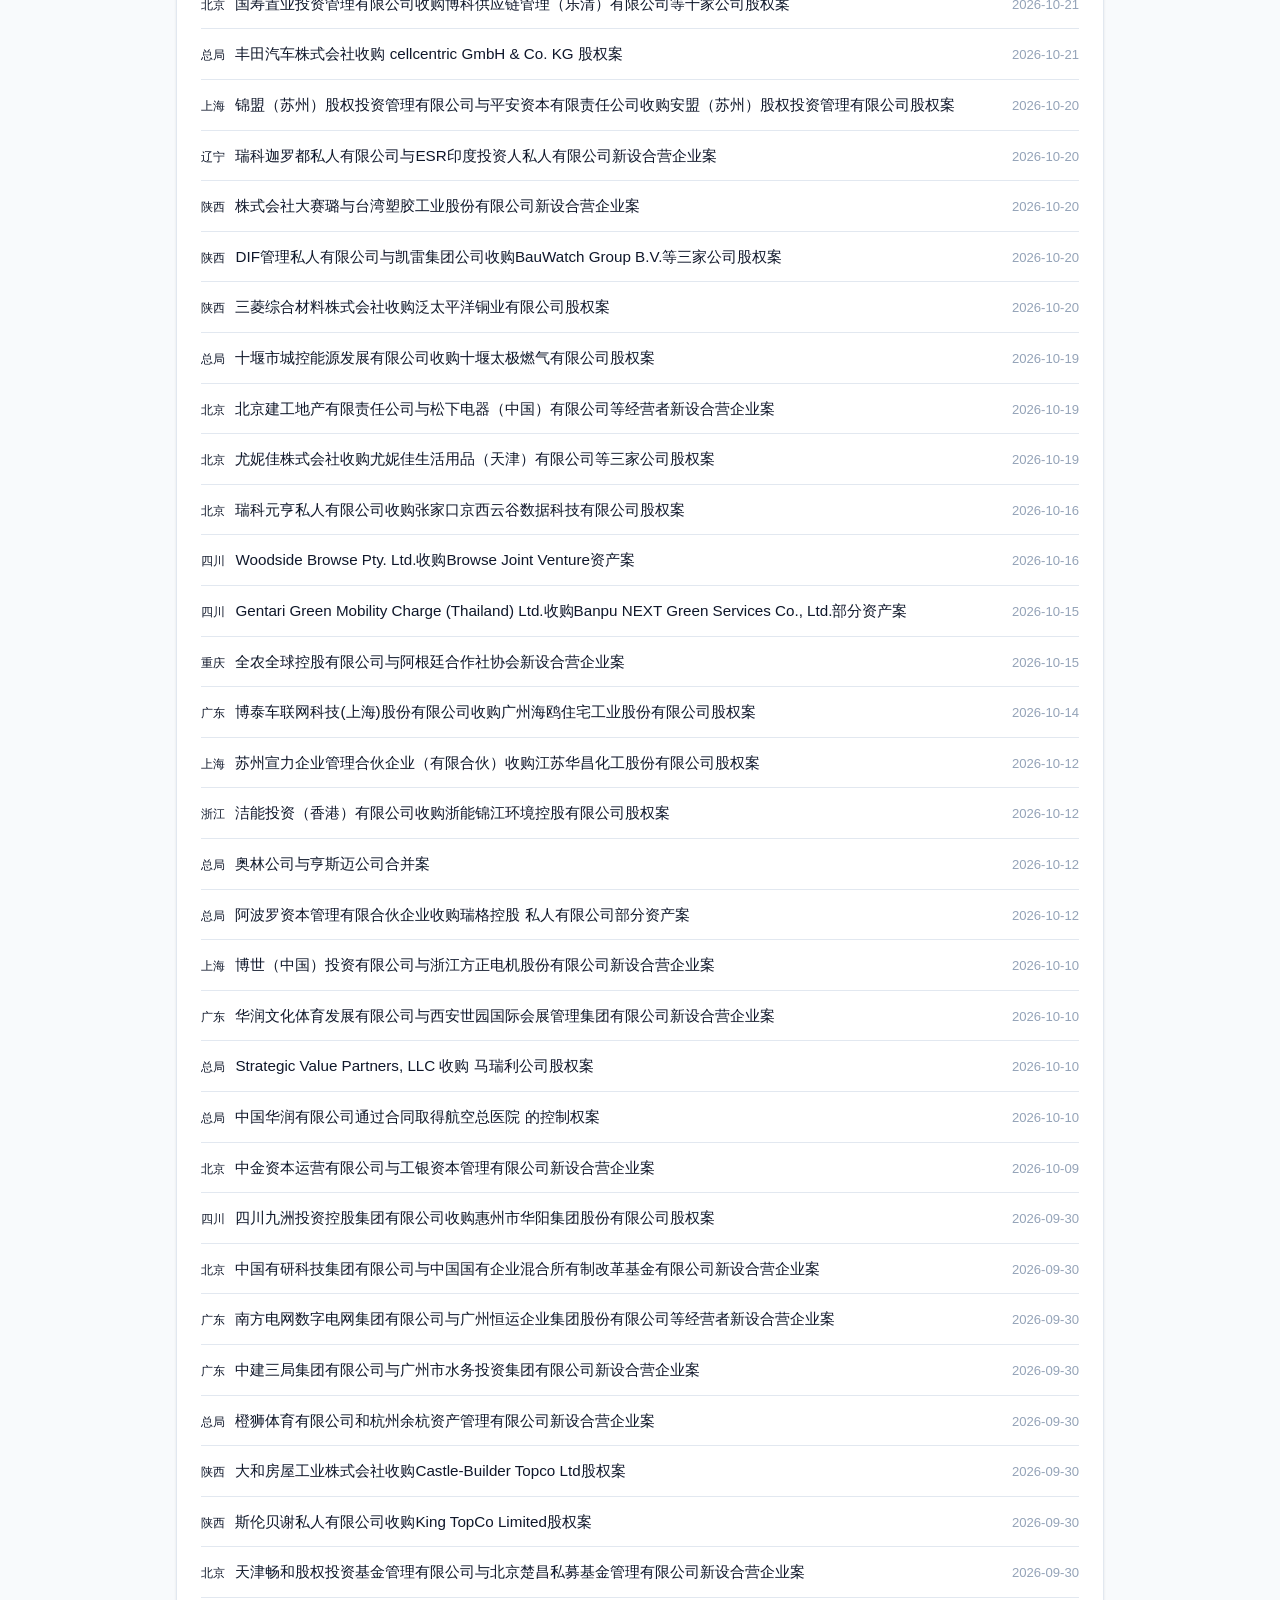
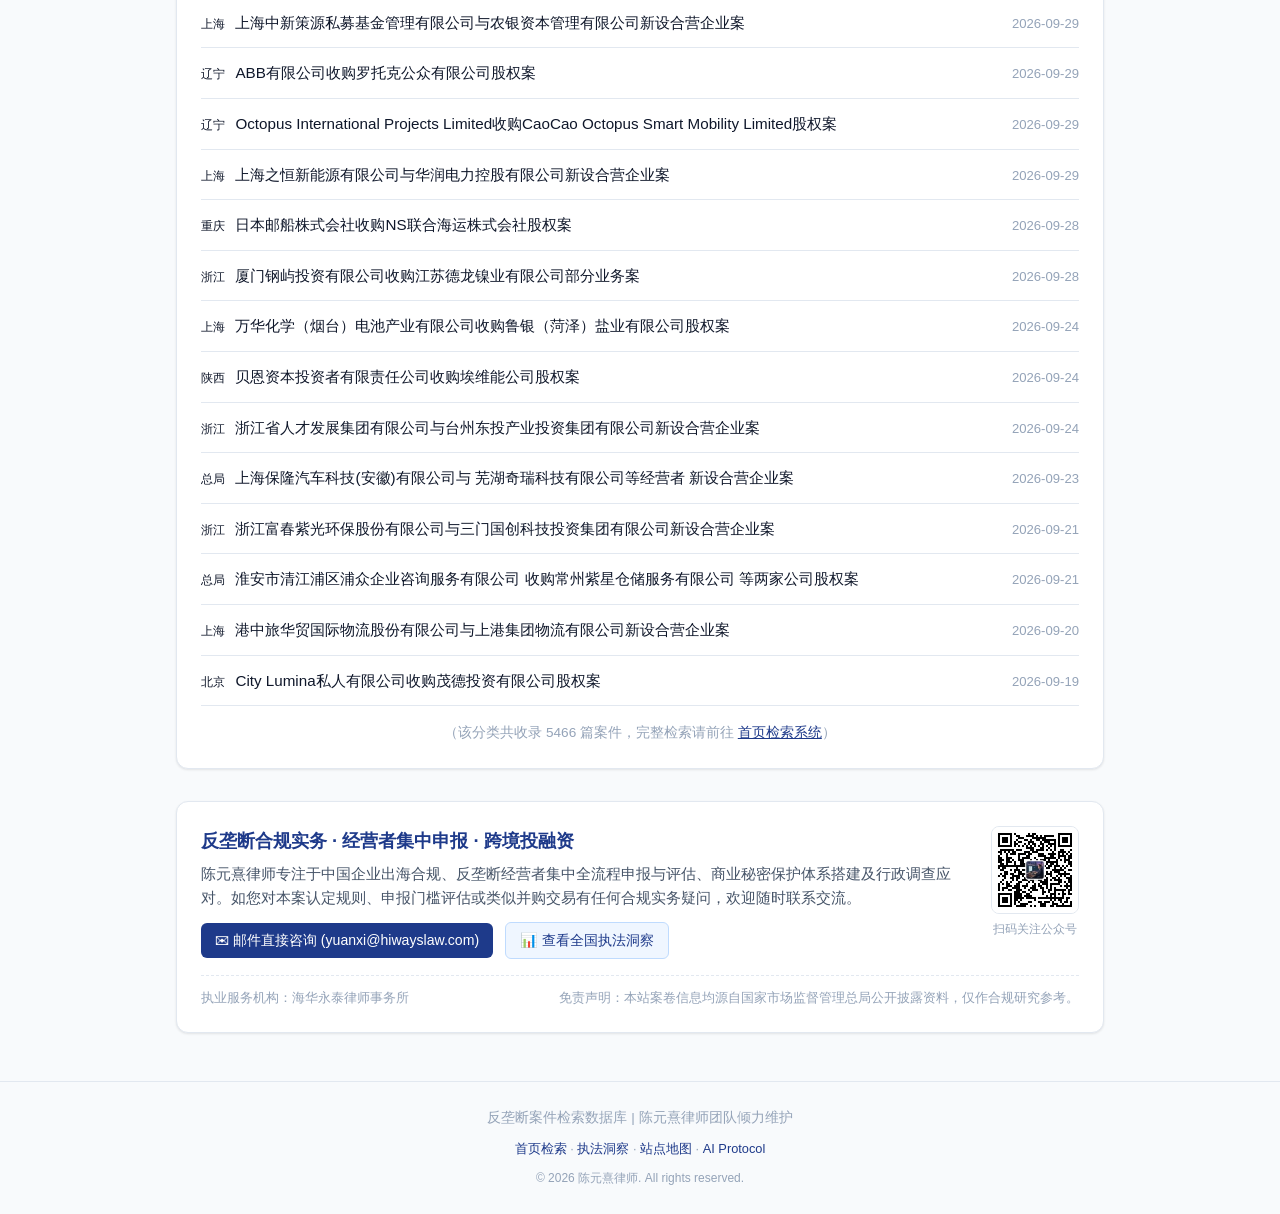
<file: categories/jyaj.html>
<!DOCTYPE html>
<html lang="zh-CN">
<head>
    <meta charset="UTF-8">
    <meta name="viewport" content="width=device-width, initial-scale=1.0">
    <title>经营者集中简易案件公示专栏 | 反垄断数据库 · 陈元熹律师</title>
    <meta name="description" content="全国反垄断经营者集中简易案件公示数据库，全量收录5466篇官方决定与案卷，最新更新于2026-11-20。陈元熹律师提供专业反垄断合规支持。">
    <link rel="canonical" href="https://samr.yuanxi.net/categories/jyaj.html">
    <link rel="stylesheet" href="../style.css?v=20261120_v1">
</head>
<body>
    
    <header class="header">
        <div class="header-inner">
            <div class="logo">
                <a href="../index.html" class="logo-text" style="text-decoration:none; color:inherit;">
                    <h1 class="logo-title" style="display:inline; font-size:1.25rem;">反垄断数据库</h1>
                    <span class="logo-divider">|</span>
                    <span class="logo-sub">陈元熹律师</span>
                </a>
            </div>
            <div class="header-badge">
                <div class="header-practice-areas">
                    <span class="practice-label">执业领域：</span>中国企业出海及其他跨境投融资 · 商业秘密侵权诉讼 · 反垄断经营者集中申报 · 竞争合规体系搭建 · 反垄断调查应对与行政救济
                </div>
            </div>
        </div>
    </header>
    

    <main class="main-container" style="max-width: 960px; margin: 24px auto; padding: 0 16px;">
        <nav style="font-size: 0.85rem; color: var(--text-muted); margin-bottom: 16px;">
            <a href="../index.html" style="color: inherit; text-decoration: none;">首页</a> &gt; 
            <span style="color: var(--text-primary);">简易案件</span>
        </nav>

        <section style="background: var(--bg-card); border: 1px solid var(--border); border-radius: var(--radius-lg); padding: 28px; box-shadow: var(--shadow-sm); margin-bottom: 24px;">
            <h1 style="font-size: 1.4rem; color: var(--text-primary); margin-bottom: 8px;">经营者集中简易案件公示 · 案例智库</h1>
            <p style="color: var(--text-secondary); font-size: 0.92rem; line-height: 1.6; margin-bottom: 16px;">
                国家市场监管总局及各受托省局依法公示的经营者集中反垄断审查简易案件信息与公示表。
            </p>
            <div style="display: flex; gap: 16px; font-size: 0.9rem; color: var(--accent-blue); background: var(--accent-light); padding: 12px 16px; border-radius: var(--radius-md); border: 1px solid var(--accent-border);">
                <span><strong>全网收录总数：</strong>5466 篇</span>
                <span><strong>最新案件日期：</strong>2026-11-20</span>
            </div>
        </section>

        <section style="background: var(--bg-card); border: 1px solid var(--border); border-radius: var(--radius-lg); padding: 24px; box-shadow: var(--shadow-sm);">
            <h2 style="font-size: 1.15rem; color: var(--text-primary); margin-bottom: 16px;">最新案卷明细 (前 100 篇)</h2>
            <ul style="list-style: none; padding-left: 0;">
                
        <li style="border-bottom: 1px solid var(--border); padding: 12px 0; display: flex; justify-content: space-between; align-items: baseline; gap: 16px;">
            <div style="flex: 1;">
                <span class="badge badge-province" style="margin-right: 6px; font-size: 0.75rem;">四川</span>
                <a href="../cases/d7e53f0db1d6.html" style="color: var(--text-primary); text-decoration: none; font-weight: 500; font-size: 0.95rem;">
                    贵州乌江能源投资有限公司收购贵州燃气集团股份有限公司股权案
                </a>
            </div>
            <span style="font-size: 0.82rem; color: var(--text-muted); white-space: nowrap;">2026-11-20</span>
        </li>
        
        <li style="border-bottom: 1px solid var(--border); padding: 12px 0; display: flex; justify-content: space-between; align-items: baseline; gap: 16px;">
            <div style="flex: 1;">
                <span class="badge badge-province" style="margin-right: 6px; font-size: 0.75rem;">上海</span>
                <a href="../cases/e33963818b9a.html" style="color: var(--text-primary); text-decoration: none; font-weight: 500; font-size: 0.95rem;">
                    苏州旭杉企业管理有限公司收购镇江李长荣高性能材料有限公司股权案
                </a>
            </div>
            <span style="font-size: 0.82rem; color: var(--text-muted); white-space: nowrap;">2026-11-20</span>
        </li>
        
        <li style="border-bottom: 1px solid var(--border); padding: 12px 0; display: flex; justify-content: space-between; align-items: baseline; gap: 16px;">
            <div style="flex: 1;">
                <span class="badge badge-province" style="margin-right: 6px; font-size: 0.75rem;">上海</span>
                <a href="../cases/88b9a6fd8814.html" style="color: var(--text-primary); text-decoration: none; font-weight: 500; font-size: 0.95rem;">
                    苏州德弘福臻股权投资合伙企业（有限合伙）与Daxue Investments Pte. Ltd.收购临沂新程金锣肉制品集团有限公司等两家公司股权案
                </a>
            </div>
            <span style="font-size: 0.82rem; color: var(--text-muted); white-space: nowrap;">2026-11-20</span>
        </li>
        
        <li style="border-bottom: 1px solid var(--border); padding: 12px 0; display: flex; justify-content: space-between; align-items: baseline; gap: 16px;">
            <div style="flex: 1;">
                <span class="badge badge-province" style="margin-right: 6px; font-size: 0.75rem;">上海</span>
                <a href="../cases/06afe494abff.html" style="color: var(--text-primary); text-decoration: none; font-weight: 500; font-size: 0.95rem;">
                    南通产业控股集团有限公司与中信私募基金管理有限公司等经营者新设合营企业案
                </a>
            </div>
            <span style="font-size: 0.82rem; color: var(--text-muted); white-space: nowrap;">2026-11-18</span>
        </li>
        
        <li style="border-bottom: 1px solid var(--border); padding: 12px 0; display: flex; justify-content: space-between; align-items: baseline; gap: 16px;">
            <div style="flex: 1;">
                <span class="badge badge-province" style="margin-right: 6px; font-size: 0.75rem;">上海</span>
                <a href="../cases/aad0a9f35d44.html" style="color: var(--text-primary); text-decoration: none; font-weight: 500; font-size: 0.95rem;">
                    建投华业（上海）私募基金管理有限公司与苏州工业园区中鑫能源发展有限公司新设合营企业案
                </a>
            </div>
            <span style="font-size: 0.82rem; color: var(--text-muted); white-space: nowrap;">2026-11-18</span>
        </li>
        
        <li style="border-bottom: 1px solid var(--border); padding: 12px 0; display: flex; justify-content: space-between; align-items: baseline; gap: 16px;">
            <div style="flex: 1;">
                <span class="badge badge-province" style="margin-right: 6px; font-size: 0.75rem;">陕西</span>
                <a href="../cases/3e0bcf946f33.html" style="color: var(--text-primary); text-decoration: none; font-weight: 500; font-size: 0.95rem;">
                    Qazaq Green Power PLC收购Astana Green Energy Holding Ltd.股权案
                </a>
            </div>
            <span style="font-size: 0.82rem; color: var(--text-muted); white-space: nowrap;">2026-11-17</span>
        </li>
        
        <li style="border-bottom: 1px solid var(--border); padding: 12px 0; display: flex; justify-content: space-between; align-items: baseline; gap: 16px;">
            <div style="flex: 1;">
                <span class="badge badge-province" style="margin-right: 6px; font-size: 0.75rem;">四川</span>
                <a href="../cases/9168d7a9917b.html" style="color: var(--text-primary); text-decoration: none; font-weight: 500; font-size: 0.95rem;">
                    四川华油集团有限责任公司与重庆丰都燃气有限责任公司新设合营企业案
                </a>
            </div>
            <span style="font-size: 0.82rem; color: var(--text-muted); white-space: nowrap;">2026-11-16</span>
        </li>
        
        <li style="border-bottom: 1px solid var(--border); padding: 12px 0; display: flex; justify-content: space-between; align-items: baseline; gap: 16px;">
            <div style="flex: 1;">
                <span class="badge badge-province" style="margin-right: 6px; font-size: 0.75rem;">广东</span>
                <a href="../cases/8d163914c5a6.html" style="color: var(--text-primary); text-decoration: none; font-weight: 500; font-size: 0.95rem;">
                    努维公司收购派安盈全球股份有限公司股权案
                </a>
            </div>
            <span style="font-size: 0.82rem; color: var(--text-muted); white-space: nowrap;">2026-11-16</span>
        </li>
        
        <li style="border-bottom: 1px solid var(--border); padding: 12px 0; display: flex; justify-content: space-between; align-items: baseline; gap: 16px;">
            <div style="flex: 1;">
                <span class="badge badge-province" style="margin-right: 6px; font-size: 0.75rem;">北京</span>
                <a href="../cases/1889a8bf32ce.html" style="color: var(--text-primary); text-decoration: none; font-weight: 500; font-size: 0.95rem;">
                    中信证券股份有限公司收购南昌润象房地产开发有限公司等六家公司股权案
                </a>
            </div>
            <span style="font-size: 0.82rem; color: var(--text-muted); white-space: nowrap;">2026-11-13</span>
        </li>
        
        <li style="border-bottom: 1px solid var(--border); padding: 12px 0; display: flex; justify-content: space-between; align-items: baseline; gap: 16px;">
            <div style="flex: 1;">
                <span class="badge badge-province" style="margin-right: 6px; font-size: 0.75rem;">陕西</span>
                <a href="../cases/ae889d29e43f.html" style="color: var(--text-primary); text-decoration: none; font-weight: 500; font-size: 0.95rem;">
                    香港食品有限公司收购美心食品有限公司股权案
                </a>
            </div>
            <span style="font-size: 0.82rem; color: var(--text-muted); white-space: nowrap;">2026-11-13</span>
        </li>
        
        <li style="border-bottom: 1px solid var(--border); padding: 12px 0; display: flex; justify-content: space-between; align-items: baseline; gap: 16px;">
            <div style="flex: 1;">
                <span class="badge badge-province" style="margin-right: 6px; font-size: 0.75rem;">陕西</span>
                <a href="../cases/ebc4ad286e1a.html" style="color: var(--text-primary); text-decoration: none; font-weight: 500; font-size: 0.95rem;">
                    ISQ Double Helix (DE) Aggregator, L.P.与Platinum Compass B 2018 RSC Limited新设合营企业案
                </a>
            </div>
            <span style="font-size: 0.82rem; color: var(--text-muted); white-space: nowrap;">2026-11-13</span>
        </li>
        
        <li style="border-bottom: 1px solid var(--border); padding: 12px 0; display: flex; justify-content: space-between; align-items: baseline; gap: 16px;">
            <div style="flex: 1;">
                <span class="badge badge-province" style="margin-right: 6px; font-size: 0.75rem;">北京</span>
                <a href="../cases/86be3546f62e.html" style="color: var(--text-primary); text-decoration: none; font-weight: 500; font-size: 0.95rem;">
                    建投华业（上海）私募基金管理有限公司与济南财金私募基金管理有限公司新设合营企业案
                </a>
            </div>
            <span style="font-size: 0.82rem; color: var(--text-muted); white-space: nowrap;">2026-11-12</span>
        </li>
        
        <li style="border-bottom: 1px solid var(--border); padding: 12px 0; display: flex; justify-content: space-between; align-items: baseline; gap: 16px;">
            <div style="flex: 1;">
                <span class="badge badge-province" style="margin-right: 6px; font-size: 0.75rem;">总局</span>
                <a href="../cases/fe2e3411c398.html" style="color: var(--text-primary); text-decoration: none; font-weight: 500; font-size: 0.95rem;">
                    昆明市数据有限公司与云南电信公众信息产业有限公司等经营者新设合营企业案
                </a>
            </div>
            <span style="font-size: 0.82rem; color: var(--text-muted); white-space: nowrap;">2026-11-12</span>
        </li>
        
        <li style="border-bottom: 1px solid var(--border); padding: 12px 0; display: flex; justify-content: space-between; align-items: baseline; gap: 16px;">
            <div style="flex: 1;">
                <span class="badge badge-province" style="margin-right: 6px; font-size: 0.75rem;">辽宁</span>
                <a href="../cases/181519b2790f.html" style="color: var(--text-primary); text-decoration: none; font-weight: 500; font-size: 0.95rem;">
                    瑞科班加罗尔私人有限公司与博枫公司收购Milecon IT Park 3B Private Limited股权案
                </a>
            </div>
            <span style="font-size: 0.82rem; color: var(--text-muted); white-space: nowrap;">2026-11-11</span>
        </li>
        
        <li style="border-bottom: 1px solid var(--border); padding: 12px 0; display: flex; justify-content: space-between; align-items: baseline; gap: 16px;">
            <div style="flex: 1;">
                <span class="badge badge-province" style="margin-right: 6px; font-size: 0.75rem;">总局</span>
                <a href="../cases/cb1df4c9edc6.html" style="color: var(--text-primary); text-decoration: none; font-weight: 500; font-size: 0.95rem;">
                    江苏新泉汽车饰件股份有限公司收购舒茨曼 座椅（宁波）有限公司股权案
                </a>
            </div>
            <span style="font-size: 0.82rem; color: var(--text-muted); white-space: nowrap;">2026-11-11</span>
        </li>
        
        <li style="border-bottom: 1px solid var(--border); padding: 12px 0; display: flex; justify-content: space-between; align-items: baseline; gap: 16px;">
            <div style="flex: 1;">
                <span class="badge badge-province" style="margin-right: 6px; font-size: 0.75rem;">广东</span>
                <a href="../cases/95337022adeb.html" style="color: var(--text-primary); text-decoration: none; font-weight: 500; font-size: 0.95rem;">
                    晢杰企业管理（上海）有限公司收购汕头联泰水务有限公司等两家公司股权案
                </a>
            </div>
            <span style="font-size: 0.82rem; color: var(--text-muted); white-space: nowrap;">2026-11-10</span>
        </li>
        
        <li style="border-bottom: 1px solid var(--border); padding: 12px 0; display: flex; justify-content: space-between; align-items: baseline; gap: 16px;">
            <div style="flex: 1;">
                <span class="badge badge-province" style="margin-right: 6px; font-size: 0.75rem;">广东</span>
                <a href="../cases/d408035e62a1.html" style="color: var(--text-primary); text-decoration: none; font-weight: 500; font-size: 0.95rem;">
                    南方电网数字电网集团有限公司与许继电气股份有限公司新设合营企业案
                </a>
            </div>
            <span style="font-size: 0.82rem; color: var(--text-muted); white-space: nowrap;">2026-11-10</span>
        </li>
        
        <li style="border-bottom: 1px solid var(--border); padding: 12px 0; display: flex; justify-content: space-between; align-items: baseline; gap: 16px;">
            <div style="flex: 1;">
                <span class="badge badge-province" style="margin-right: 6px; font-size: 0.75rem;">总局</span>
                <a href="../cases/85f444ebbb03.html" style="color: var(--text-primary); text-decoration: none; font-weight: 500; font-size: 0.95rem;">
                    通力科技股份有限公司与延锋国际汽车技术 有限公司新设合营企业案
                </a>
            </div>
            <span style="font-size: 0.82rem; color: var(--text-muted); white-space: nowrap;">2026-11-09</span>
        </li>
        
        <li style="border-bottom: 1px solid var(--border); padding: 12px 0; display: flex; justify-content: space-between; align-items: baseline; gap: 16px;">
            <div style="flex: 1;">
                <span class="badge badge-province" style="margin-right: 6px; font-size: 0.75rem;">重庆</span>
                <a href="../cases/5be7526580d7.html" style="color: var(--text-primary); text-decoration: none; font-weight: 500; font-size: 0.95rem;">
                    河南新兴产业投资有限公司收购河南国容电子科技股份有限公司股权案
                </a>
            </div>
            <span style="font-size: 0.82rem; color: var(--text-muted); white-space: nowrap;">2026-11-06</span>
        </li>
        
        <li style="border-bottom: 1px solid var(--border); padding: 12px 0; display: flex; justify-content: space-between; align-items: baseline; gap: 16px;">
            <div style="flex: 1;">
                <span class="badge badge-province" style="margin-right: 6px; font-size: 0.75rem;">陕西</span>
                <a href="../cases/ebcb485a6786.html" style="color: var(--text-primary); text-decoration: none; font-weight: 500; font-size: 0.95rem;">
                    中广核铀业发展有限公司与中陕核工业集团二二四大队有限公司新设合营企业案
                </a>
            </div>
            <span style="font-size: 0.82rem; color: var(--text-muted); white-space: nowrap;">2026-11-06</span>
        </li>
        
        <li style="border-bottom: 1px solid var(--border); padding: 12px 0; display: flex; justify-content: space-between; align-items: baseline; gap: 16px;">
            <div style="flex: 1;">
                <span class="badge badge-province" style="margin-right: 6px; font-size: 0.75rem;">总局</span>
                <a href="../cases/9f7ec9cfbddd.html" style="color: var(--text-primary); text-decoration: none; font-weight: 500; font-size: 0.95rem;">
                    泰雷兹公司与雷迪埃公司等经营者新设合营企业案
                </a>
            </div>
            <span style="font-size: 0.82rem; color: var(--text-muted); white-space: nowrap;">2026-11-06</span>
        </li>
        
        <li style="border-bottom: 1px solid var(--border); padding: 12px 0; display: flex; justify-content: space-between; align-items: baseline; gap: 16px;">
            <div style="flex: 1;">
                <span class="badge badge-province" style="margin-right: 6px; font-size: 0.75rem;">上海</span>
                <a href="../cases/373832fe7c31.html" style="color: var(--text-primary); text-decoration: none; font-weight: 500; font-size: 0.95rem;">
                    港铁商业管理（成都）有限公司与青岛青铁商业发展有限公司新设合营企业案
                </a>
            </div>
            <span style="font-size: 0.82rem; color: var(--text-muted); white-space: nowrap;">2026-11-05</span>
        </li>
        
        <li style="border-bottom: 1px solid var(--border); padding: 12px 0; display: flex; justify-content: space-between; align-items: baseline; gap: 16px;">
            <div style="flex: 1;">
                <span class="badge badge-province" style="margin-right: 6px; font-size: 0.75rem;">上海</span>
                <a href="../cases/260518369c43.html" style="color: var(--text-primary); text-decoration: none; font-weight: 500; font-size: 0.95rem;">
                    太盟亚洲第四有限合伙收购恒大物业集团有限公司股权案
                </a>
            </div>
            <span style="font-size: 0.82rem; color: var(--text-muted); white-space: nowrap;">2026-11-04</span>
        </li>
        
        <li style="border-bottom: 1px solid var(--border); padding: 12px 0; display: flex; justify-content: space-between; align-items: baseline; gap: 16px;">
            <div style="flex: 1;">
                <span class="badge badge-province" style="margin-right: 6px; font-size: 0.75rem;">浙江</span>
                <a href="../cases/d77b19d3c15b.html" style="color: var(--text-primary); text-decoration: none; font-weight: 500; font-size: 0.95rem;">
                    比亚迪（香港）有限公司与爱车集团有限公司新设合营企业案
                </a>
            </div>
            <span style="font-size: 0.82rem; color: var(--text-muted); white-space: nowrap;">2026-11-04</span>
        </li>
        
        <li style="border-bottom: 1px solid var(--border); padding: 12px 0; display: flex; justify-content: space-between; align-items: baseline; gap: 16px;">
            <div style="flex: 1;">
                <span class="badge badge-province" style="margin-right: 6px; font-size: 0.75rem;">北京</span>
                <a href="../cases/3d45a5a921f3.html" style="color: var(--text-primary); text-decoration: none; font-weight: 500; font-size: 0.95rem;">
                    中国石油集团昆仑制造有限公司与宇树科技股份有限公司等经营者新设合营企业案
                </a>
            </div>
            <span style="font-size: 0.82rem; color: var(--text-muted); white-space: nowrap;">2026-11-04</span>
        </li>
        
        <li style="border-bottom: 1px solid var(--border); padding: 12px 0; display: flex; justify-content: space-between; align-items: baseline; gap: 16px;">
            <div style="flex: 1;">
                <span class="badge badge-province" style="margin-right: 6px; font-size: 0.75rem;">总局</span>
                <a href="../cases/6594360bf5bc.html" style="color: var(--text-primary); text-decoration: none; font-weight: 500; font-size: 0.95rem;">
                    空中客车公司与泰雷兹股份公司等经营者 新设合营企业案
                </a>
            </div>
            <span style="font-size: 0.82rem; color: var(--text-muted); white-space: nowrap;">2026-11-04</span>
        </li>
        
        <li style="border-bottom: 1px solid var(--border); padding: 12px 0; display: flex; justify-content: space-between; align-items: baseline; gap: 16px;">
            <div style="flex: 1;">
                <span class="badge badge-province" style="margin-right: 6px; font-size: 0.75rem;">总局</span>
                <a href="../cases/6bbc5b877ca7.html" style="color: var(--text-primary); text-decoration: none; font-weight: 500; font-size: 0.95rem;">
                    赛峰飞机发动机公司与新航工程有限公司新设合营企业案
                </a>
            </div>
            <span style="font-size: 0.82rem; color: var(--text-muted); white-space: nowrap;">2026-11-04</span>
        </li>
        
        <li style="border-bottom: 1px solid var(--border); padding: 12px 0; display: flex; justify-content: space-between; align-items: baseline; gap: 16px;">
            <div style="flex: 1;">
                <span class="badge badge-province" style="margin-right: 6px; font-size: 0.75rem;">重庆</span>
                <a href="../cases/83cf1f6e701d.html" style="color: var(--text-primary); text-decoration: none; font-weight: 500; font-size: 0.95rem;">
                    重庆发展投资有限公司收购重庆物流集团有限公司股权案
                </a>
            </div>
            <span style="font-size: 0.82rem; color: var(--text-muted); white-space: nowrap;">2026-11-04</span>
        </li>
        
        <li style="border-bottom: 1px solid var(--border); padding: 12px 0; display: flex; justify-content: space-between; align-items: baseline; gap: 16px;">
            <div style="flex: 1;">
                <span class="badge badge-province" style="margin-right: 6px; font-size: 0.75rem;">上海</span>
                <a href="../cases/5862a4c14c76.html" style="color: var(--text-primary); text-decoration: none; font-weight: 500; font-size: 0.95rem;">
                    晶澳（无锡）光伏科技有限公司与江苏威腾新材料科技有限公司等经营者新设合营企业案
                </a>
            </div>
            <span style="font-size: 0.82rem; color: var(--text-muted); white-space: nowrap;">2026-11-03</span>
        </li>
        
        <li style="border-bottom: 1px solid var(--border); padding: 12px 0; display: flex; justify-content: space-between; align-items: baseline; gap: 16px;">
            <div style="flex: 1;">
                <span class="badge badge-province" style="margin-right: 6px; font-size: 0.75rem;">浙江</span>
                <a href="../cases/5049cc5197bf.html" style="color: var(--text-primary); text-decoration: none; font-weight: 500; font-size: 0.95rem;">
                    阿瑞斯管理公司收购Statera Opco Holdings Limited股权案
                </a>
            </div>
            <span style="font-size: 0.82rem; color: var(--text-muted); white-space: nowrap;">2026-11-03</span>
        </li>
        
        <li style="border-bottom: 1px solid var(--border); padding: 12px 0; display: flex; justify-content: space-between; align-items: baseline; gap: 16px;">
            <div style="flex: 1;">
                <span class="badge badge-province" style="margin-right: 6px; font-size: 0.75rem;">北京</span>
                <a href="../cases/f9ab3aba6558.html" style="color: var(--text-primary); text-decoration: none; font-weight: 500; font-size: 0.95rem;">
                    特励达科技股份有限公司收购万睿视影像公司股权案
                </a>
            </div>
            <span style="font-size: 0.82rem; color: var(--text-muted); white-space: nowrap;">2026-11-02</span>
        </li>
        
        <li style="border-bottom: 1px solid var(--border); padding: 12px 0; display: flex; justify-content: space-between; align-items: baseline; gap: 16px;">
            <div style="flex: 1;">
                <span class="badge badge-province" style="margin-right: 6px; font-size: 0.75rem;">重庆</span>
                <a href="../cases/2b99a5bdb566.html" style="color: var(--text-primary); text-decoration: none; font-weight: 500; font-size: 0.95rem;">
                    湖北兴发化工集团股份有限公司与铜陵万桥矿业有限公司新设合营企业案
                </a>
            </div>
            <span style="font-size: 0.82rem; color: var(--text-muted); white-space: nowrap;">2026-11-02</span>
        </li>
        
        <li style="border-bottom: 1px solid var(--border); padding: 12px 0; display: flex; justify-content: space-between; align-items: baseline; gap: 16px;">
            <div style="flex: 1;">
                <span class="badge badge-province" style="margin-right: 6px; font-size: 0.75rem;">总局</span>
                <a href="../cases/4a0bf3dc0313.html" style="color: var(--text-primary); text-decoration: none; font-weight: 500; font-size: 0.95rem;">
                    宜昌城发控股集团有限公司与宜昌市 创元国有控股有限公司收购启迪环境 科技发展股份有限公司股权案
                </a>
            </div>
            <span style="font-size: 0.82rem; color: var(--text-muted); white-space: nowrap;">2026-11-02</span>
        </li>
        
        <li style="border-bottom: 1px solid var(--border); padding: 12px 0; display: flex; justify-content: space-between; align-items: baseline; gap: 16px;">
            <div style="flex: 1;">
                <span class="badge badge-province" style="margin-right: 6px; font-size: 0.75rem;">重庆</span>
                <a href="../cases/c3273a56afbd.html" style="color: var(--text-primary); text-decoration: none; font-weight: 500; font-size: 0.95rem;">
                    湖北省生态环保有限公司与浙江华友循环科技有限公司等经营者新设合营企业案
                </a>
            </div>
            <span style="font-size: 0.82rem; color: var(--text-muted); white-space: nowrap;">2026-10-29</span>
        </li>
        
        <li style="border-bottom: 1px solid var(--border); padding: 12px 0; display: flex; justify-content: space-between; align-items: baseline; gap: 16px;">
            <div style="flex: 1;">
                <span class="badge badge-province" style="margin-right: 6px; font-size: 0.75rem;">重庆</span>
                <a href="../cases/3477c2469e26.html" style="color: var(--text-primary); text-decoration: none; font-weight: 500; font-size: 0.95rem;">
                    云南省能源集团有限公司收购金安桥水电站有限公司股权案
                </a>
            </div>
            <span style="font-size: 0.82rem; color: var(--text-muted); white-space: nowrap;">2026-10-29</span>
        </li>
        
        <li style="border-bottom: 1px solid var(--border); padding: 12px 0; display: flex; justify-content: space-between; align-items: baseline; gap: 16px;">
            <div style="flex: 1;">
                <span class="badge badge-province" style="margin-right: 6px; font-size: 0.75rem;">广东</span>
                <a href="../cases/6d02953df4c3.html" style="color: var(--text-primary); text-decoration: none; font-weight: 500; font-size: 0.95rem;">
                    深圳市招商创业有限公司与中信海直航空科技有限责任公司等经营者新设合营企业案
                </a>
            </div>
            <span style="font-size: 0.82rem; color: var(--text-muted); white-space: nowrap;">2026-10-29</span>
        </li>
        
        <li style="border-bottom: 1px solid var(--border); padding: 12px 0; display: flex; justify-content: space-between; align-items: baseline; gap: 16px;">
            <div style="flex: 1;">
                <span class="badge badge-province" style="margin-right: 6px; font-size: 0.75rem;">浙江</span>
                <a href="../cases/7063c8e4443b.html" style="color: var(--text-primary); text-decoration: none; font-weight: 500; font-size: 0.95rem;">
                    宁波港融人才服务有限公司收购宁波益民人力资源服务有限公司股权案
                </a>
            </div>
            <span style="font-size: 0.82rem; color: var(--text-muted); white-space: nowrap;">2026-10-28</span>
        </li>
        
        <li style="border-bottom: 1px solid var(--border); padding: 12px 0; display: flex; justify-content: space-between; align-items: baseline; gap: 16px;">
            <div style="flex: 1;">
                <span class="badge badge-province" style="margin-right: 6px; font-size: 0.75rem;">陕西</span>
                <a href="../cases/d8bdd562b429.html" style="color: var(--text-primary); text-decoration: none; font-weight: 500; font-size: 0.95rem;">
                    Corio Generation Limited收购海鼎一国际投资股份有限公司等三家公司股权案
                </a>
            </div>
            <span style="font-size: 0.82rem; color: var(--text-muted); white-space: nowrap;">2026-10-28</span>
        </li>
        
        <li style="border-bottom: 1px solid var(--border); padding: 12px 0; display: flex; justify-content: space-between; align-items: baseline; gap: 16px;">
            <div style="flex: 1;">
                <span class="badge badge-province" style="margin-right: 6px; font-size: 0.75rem;">广东</span>
                <a href="../cases/ca843efa19b6.html" style="color: var(--text-primary); text-decoration: none; font-weight: 500; font-size: 0.95rem;">
                    广州盈蓬私募基金管理有限公司与广州工控投资咨询有限公司新设合营企业案
                </a>
            </div>
            <span style="font-size: 0.82rem; color: var(--text-muted); white-space: nowrap;">2026-10-27</span>
        </li>
        
        <li style="border-bottom: 1px solid var(--border); padding: 12px 0; display: flex; justify-content: space-between; align-items: baseline; gap: 16px;">
            <div style="flex: 1;">
                <span class="badge badge-province" style="margin-right: 6px; font-size: 0.75rem;">广东</span>
                <a href="../cases/e77e552357c3.html" style="color: var(--text-primary); text-decoration: none; font-weight: 500; font-size: 0.95rem;">
                    太仓汇港城市发展有限公司与华发物业服务有限公司新设合营企业案
                </a>
            </div>
            <span style="font-size: 0.82rem; color: var(--text-muted); white-space: nowrap;">2026-10-27</span>
        </li>
        
        <li style="border-bottom: 1px solid var(--border); padding: 12px 0; display: flex; justify-content: space-between; align-items: baseline; gap: 16px;">
            <div style="flex: 1;">
                <span class="badge badge-province" style="margin-right: 6px; font-size: 0.75rem;">总局</span>
                <a href="../cases/435f66daf606.html" style="color: var(--text-primary); text-decoration: none; font-weight: 500; font-size: 0.95rem;">
                    联通创新创业投资有限公司与 北京新交网络科技合伙企业（有限合伙） 等经营者新设合营企业案
                </a>
            </div>
            <span style="font-size: 0.82rem; color: var(--text-muted); white-space: nowrap;">2026-10-27</span>
        </li>
        
        <li style="border-bottom: 1px solid var(--border); padding: 12px 0; display: flex; justify-content: space-between; align-items: baseline; gap: 16px;">
            <div style="flex: 1;">
                <span class="badge badge-province" style="margin-right: 6px; font-size: 0.75rem;">总局</span>
                <a href="../cases/e7d8bdf515ca.html" style="color: var(--text-primary); text-decoration: none; font-weight: 500; font-size: 0.95rem;">
                    伊藤忠商事株式会社收购永日建设机械股份有限公司股权案
                </a>
            </div>
            <span style="font-size: 0.82rem; color: var(--text-muted); white-space: nowrap;">2026-10-27</span>
        </li>
        
        <li style="border-bottom: 1px solid var(--border); padding: 12px 0; display: flex; justify-content: space-between; align-items: baseline; gap: 16px;">
            <div style="flex: 1;">
                <span class="badge badge-province" style="margin-right: 6px; font-size: 0.75rem;">上海</span>
                <a href="../cases/8c9d7b28abbe.html" style="color: var(--text-primary); text-decoration: none; font-weight: 500; font-size: 0.95rem;">
                    上海医药大健康云商股份有限公司收购上药控股（广东）大药房连锁有限公司等两家公司股权案
                </a>
            </div>
            <span style="font-size: 0.82rem; color: var(--text-muted); white-space: nowrap;">2026-10-26</span>
        </li>
        
        <li style="border-bottom: 1px solid var(--border); padding: 12px 0; display: flex; justify-content: space-between; align-items: baseline; gap: 16px;">
            <div style="flex: 1;">
                <span class="badge badge-province" style="margin-right: 6px; font-size: 0.75rem;">辽宁</span>
                <a href="../cases/fea1400311bf.html" style="color: var(--text-primary); text-decoration: none; font-weight: 500; font-size: 0.95rem;">
                    中国物流集团有限公司与中国第一重型机械股份公司新设合营企业案
                </a>
            </div>
            <span style="font-size: 0.82rem; color: var(--text-muted); white-space: nowrap;">2026-10-26</span>
        </li>
        
        <li style="border-bottom: 1px solid var(--border); padding: 12px 0; display: flex; justify-content: space-between; align-items: baseline; gap: 16px;">
            <div style="flex: 1;">
                <span class="badge badge-province" style="margin-right: 6px; font-size: 0.75rem;">广东</span>
                <a href="../cases/6618764030e7.html" style="color: var(--text-primary); text-decoration: none; font-weight: 500; font-size: 0.95rem;">
                    珠海康格投资有限公司收购珠海投资控股有限公司股权案
                </a>
            </div>
            <span style="font-size: 0.82rem; color: var(--text-muted); white-space: nowrap;">2026-10-26</span>
        </li>
        
        <li style="border-bottom: 1px solid var(--border); padding: 12px 0; display: flex; justify-content: space-between; align-items: baseline; gap: 16px;">
            <div style="flex: 1;">
                <span class="badge badge-province" style="margin-right: 6px; font-size: 0.75rem;">上海</span>
                <a href="../cases/d85967553bf7.html" style="color: var(--text-primary); text-decoration: none; font-weight: 500; font-size: 0.95rem;">
                    六安市产业投资发展有限公司与安徽国控资本私募基金管理有限公司等经营者新设合营企业案
                </a>
            </div>
            <span style="font-size: 0.82rem; color: var(--text-muted); white-space: nowrap;">2026-10-23</span>
        </li>
        
        <li style="border-bottom: 1px solid var(--border); padding: 12px 0; display: flex; justify-content: space-between; align-items: baseline; gap: 16px;">
            <div style="flex: 1;">
                <span class="badge badge-province" style="margin-right: 6px; font-size: 0.75rem;">辽宁</span>
                <a href="../cases/1e039c7128d2.html" style="color: var(--text-primary); text-decoration: none; font-weight: 500; font-size: 0.95rem;">
                    桑托斯有限公司与PAPL (Upstream) Pty Ltd等经营者收购Greater Meridian天然气资产案
                </a>
            </div>
            <span style="font-size: 0.82rem; color: var(--text-muted); white-space: nowrap;">2026-10-23</span>
        </li>
        
        <li style="border-bottom: 1px solid var(--border); padding: 12px 0; display: flex; justify-content: space-between; align-items: baseline; gap: 16px;">
            <div style="flex: 1;">
                <span class="badge badge-province" style="margin-right: 6px; font-size: 0.75rem;">重庆</span>
                <a href="../cases/c46ba1f5b441.html" style="color: var(--text-primary); text-decoration: none; font-weight: 500; font-size: 0.95rem;">
                    重庆渝富高质产业母基金私募股权投资基金管理有限公司收购重庆君实风和医疗器械产业私募股权投资基金合伙企业（有限合伙）股权案
                </a>
            </div>
            <span style="font-size: 0.82rem; color: var(--text-muted); white-space: nowrap;">2026-10-23</span>
        </li>
        
        <li style="border-bottom: 1px solid var(--border); padding: 12px 0; display: flex; justify-content: space-between; align-items: baseline; gap: 16px;">
            <div style="flex: 1;">
                <span class="badge badge-province" style="margin-right: 6px; font-size: 0.75rem;">上海</span>
                <a href="../cases/36f4ca19b623.html" style="color: var(--text-primary); text-decoration: none; font-weight: 500; font-size: 0.95rem;">
                    港华热能科技（山东）有限公司与泰安市泰岳燃气有限公司等经营者新设合营企业案
                </a>
            </div>
            <span style="font-size: 0.82rem; color: var(--text-muted); white-space: nowrap;">2026-10-23</span>
        </li>
        
        <li style="border-bottom: 1px solid var(--border); padding: 12px 0; display: flex; justify-content: space-between; align-items: baseline; gap: 16px;">
            <div style="flex: 1;">
                <span class="badge badge-province" style="margin-right: 6px; font-size: 0.75rem;">陕西</span>
                <a href="../cases/b6656f3087ea.html" style="color: var(--text-primary); text-decoration: none; font-weight: 500; font-size: 0.95rem;">
                    黑石公司收购探索教育公司股权案
                </a>
            </div>
            <span style="font-size: 0.82rem; color: var(--text-muted); white-space: nowrap;">2026-10-23</span>
        </li>
        
        <li style="border-bottom: 1px solid var(--border); padding: 12px 0; display: flex; justify-content: space-between; align-items: baseline; gap: 16px;">
            <div style="flex: 1;">
                <span class="badge badge-province" style="margin-right: 6px; font-size: 0.75rem;">总局</span>
                <a href="../cases/94215d4e1fc7.html" style="color: var(--text-primary); text-decoration: none; font-weight: 500; font-size: 0.95rem;">
                    浙江省经济建设投资有限公司收购安徽省交通建设股份有限公司股权案
                </a>
            </div>
            <span style="font-size: 0.82rem; color: var(--text-muted); white-space: nowrap;">2026-10-23</span>
        </li>
        
        <li style="border-bottom: 1px solid var(--border); padding: 12px 0; display: flex; justify-content: space-between; align-items: baseline; gap: 16px;">
            <div style="flex: 1;">
                <span class="badge badge-province" style="margin-right: 6px; font-size: 0.75rem;">总局</span>
                <a href="../cases/32f01327ed2d.html" style="color: var(--text-primary); text-decoration: none; font-weight: 500; font-size: 0.95rem;">
                    斗山公司收购爱思开希得龙股份公司股权案
                </a>
            </div>
            <span style="font-size: 0.82rem; color: var(--text-muted); white-space: nowrap;">2026-10-23</span>
        </li>
        
        <li style="border-bottom: 1px solid var(--border); padding: 12px 0; display: flex; justify-content: space-between; align-items: baseline; gap: 16px;">
            <div style="flex: 1;">
                <span class="badge badge-province" style="margin-right: 6px; font-size: 0.75rem;">上海</span>
                <a href="../cases/4f5e84a01315.html" style="color: var(--text-primary); text-decoration: none; font-weight: 500; font-size: 0.95rem;">
                    奇瑞汽车股份有限公司收购安徽奇瑞绿能生态科技有限公司股权案
                </a>
            </div>
            <span style="font-size: 0.82rem; color: var(--text-muted); white-space: nowrap;">2026-10-22</span>
        </li>
        
        <li style="border-bottom: 1px solid var(--border); padding: 12px 0; display: flex; justify-content: space-between; align-items: baseline; gap: 16px;">
            <div style="flex: 1;">
                <span class="badge badge-province" style="margin-right: 6px; font-size: 0.75rem;">北京</span>
                <a href="../cases/71ef977d0036.html" style="color: var(--text-primary); text-decoration: none; font-weight: 500; font-size: 0.95rem;">
                    盛鼎（北京）私募基金管理有限责任公司与北京亦庄国际产业投资管理有限公司新设合营企业案
                </a>
            </div>
            <span style="font-size: 0.82rem; color: var(--text-muted); white-space: nowrap;">2026-10-21</span>
        </li>
        
        <li style="border-bottom: 1px solid var(--border); padding: 12px 0; display: flex; justify-content: space-between; align-items: baseline; gap: 16px;">
            <div style="flex: 1;">
                <span class="badge badge-province" style="margin-right: 6px; font-size: 0.75rem;">北京</span>
                <a href="../cases/759d835e159f.html" style="color: var(--text-primary); text-decoration: none; font-weight: 500; font-size: 0.95rem;">
                    国寿置业投资管理有限公司收购博科供应链管理（乐清）有限公司等十家公司股权案
                </a>
            </div>
            <span style="font-size: 0.82rem; color: var(--text-muted); white-space: nowrap;">2026-10-21</span>
        </li>
        
        <li style="border-bottom: 1px solid var(--border); padding: 12px 0; display: flex; justify-content: space-between; align-items: baseline; gap: 16px;">
            <div style="flex: 1;">
                <span class="badge badge-province" style="margin-right: 6px; font-size: 0.75rem;">总局</span>
                <a href="../cases/ca142b89ce0b.html" style="color: var(--text-primary); text-decoration: none; font-weight: 500; font-size: 0.95rem;">
                    丰田汽车株式会社收购 cellcentric GmbH &amp; Co. KG 股权案
                </a>
            </div>
            <span style="font-size: 0.82rem; color: var(--text-muted); white-space: nowrap;">2026-10-21</span>
        </li>
        
        <li style="border-bottom: 1px solid var(--border); padding: 12px 0; display: flex; justify-content: space-between; align-items: baseline; gap: 16px;">
            <div style="flex: 1;">
                <span class="badge badge-province" style="margin-right: 6px; font-size: 0.75rem;">上海</span>
                <a href="../cases/5239177a73e9.html" style="color: var(--text-primary); text-decoration: none; font-weight: 500; font-size: 0.95rem;">
                    锦盟（苏州）股权投资管理有限公司与平安资本有限责任公司收购安盟（苏州）股权投资管理有限公司股权案
                </a>
            </div>
            <span style="font-size: 0.82rem; color: var(--text-muted); white-space: nowrap;">2026-10-20</span>
        </li>
        
        <li style="border-bottom: 1px solid var(--border); padding: 12px 0; display: flex; justify-content: space-between; align-items: baseline; gap: 16px;">
            <div style="flex: 1;">
                <span class="badge badge-province" style="margin-right: 6px; font-size: 0.75rem;">辽宁</span>
                <a href="../cases/2855c0d036d1.html" style="color: var(--text-primary); text-decoration: none; font-weight: 500; font-size: 0.95rem;">
                    瑞科迦罗都私人有限公司与ESR印度投资人私人有限公司新设合营企业案
                </a>
            </div>
            <span style="font-size: 0.82rem; color: var(--text-muted); white-space: nowrap;">2026-10-20</span>
        </li>
        
        <li style="border-bottom: 1px solid var(--border); padding: 12px 0; display: flex; justify-content: space-between; align-items: baseline; gap: 16px;">
            <div style="flex: 1;">
                <span class="badge badge-province" style="margin-right: 6px; font-size: 0.75rem;">陕西</span>
                <a href="../cases/acb7ea1c82dc.html" style="color: var(--text-primary); text-decoration: none; font-weight: 500; font-size: 0.95rem;">
                    株式会社大赛璐与台湾塑胶工业股份有限公司新设合营企业案
                </a>
            </div>
            <span style="font-size: 0.82rem; color: var(--text-muted); white-space: nowrap;">2026-10-20</span>
        </li>
        
        <li style="border-bottom: 1px solid var(--border); padding: 12px 0; display: flex; justify-content: space-between; align-items: baseline; gap: 16px;">
            <div style="flex: 1;">
                <span class="badge badge-province" style="margin-right: 6px; font-size: 0.75rem;">陕西</span>
                <a href="../cases/ff95b20623e4.html" style="color: var(--text-primary); text-decoration: none; font-weight: 500; font-size: 0.95rem;">
                    DIF管理私人有限公司与凯雷集团公司收购BauWatch Group B.V.等三家公司股权案
                </a>
            </div>
            <span style="font-size: 0.82rem; color: var(--text-muted); white-space: nowrap;">2026-10-20</span>
        </li>
        
        <li style="border-bottom: 1px solid var(--border); padding: 12px 0; display: flex; justify-content: space-between; align-items: baseline; gap: 16px;">
            <div style="flex: 1;">
                <span class="badge badge-province" style="margin-right: 6px; font-size: 0.75rem;">陕西</span>
                <a href="../cases/b7ff7b4f1b15.html" style="color: var(--text-primary); text-decoration: none; font-weight: 500; font-size: 0.95rem;">
                    三菱综合材料株式会社收购泛太平洋铜业有限公司股权案
                </a>
            </div>
            <span style="font-size: 0.82rem; color: var(--text-muted); white-space: nowrap;">2026-10-20</span>
        </li>
        
        <li style="border-bottom: 1px solid var(--border); padding: 12px 0; display: flex; justify-content: space-between; align-items: baseline; gap: 16px;">
            <div style="flex: 1;">
                <span class="badge badge-province" style="margin-right: 6px; font-size: 0.75rem;">总局</span>
                <a href="../cases/3299521cb3e2.html" style="color: var(--text-primary); text-decoration: none; font-weight: 500; font-size: 0.95rem;">
                    十堰市城控能源发展有限公司收购十堰太极燃气有限公司股权案
                </a>
            </div>
            <span style="font-size: 0.82rem; color: var(--text-muted); white-space: nowrap;">2026-10-19</span>
        </li>
        
        <li style="border-bottom: 1px solid var(--border); padding: 12px 0; display: flex; justify-content: space-between; align-items: baseline; gap: 16px;">
            <div style="flex: 1;">
                <span class="badge badge-province" style="margin-right: 6px; font-size: 0.75rem;">北京</span>
                <a href="../cases/d59f2ec99b1d.html" style="color: var(--text-primary); text-decoration: none; font-weight: 500; font-size: 0.95rem;">
                    北京建工地产有限责任公司与松下电器（中国）有限公司等经营者新设合营企业案
                </a>
            </div>
            <span style="font-size: 0.82rem; color: var(--text-muted); white-space: nowrap;">2026-10-19</span>
        </li>
        
        <li style="border-bottom: 1px solid var(--border); padding: 12px 0; display: flex; justify-content: space-between; align-items: baseline; gap: 16px;">
            <div style="flex: 1;">
                <span class="badge badge-province" style="margin-right: 6px; font-size: 0.75rem;">北京</span>
                <a href="../cases/8730d37b6dee.html" style="color: var(--text-primary); text-decoration: none; font-weight: 500; font-size: 0.95rem;">
                    尤妮佳株式会社收购尤妮佳生活用品（天津）有限公司等三家公司股权案
                </a>
            </div>
            <span style="font-size: 0.82rem; color: var(--text-muted); white-space: nowrap;">2026-10-19</span>
        </li>
        
        <li style="border-bottom: 1px solid var(--border); padding: 12px 0; display: flex; justify-content: space-between; align-items: baseline; gap: 16px;">
            <div style="flex: 1;">
                <span class="badge badge-province" style="margin-right: 6px; font-size: 0.75rem;">北京</span>
                <a href="../cases/883fef669e60.html" style="color: var(--text-primary); text-decoration: none; font-weight: 500; font-size: 0.95rem;">
                    瑞科元亨私人有限公司收购张家口京西云谷数据科技有限公司股权案
                </a>
            </div>
            <span style="font-size: 0.82rem; color: var(--text-muted); white-space: nowrap;">2026-10-16</span>
        </li>
        
        <li style="border-bottom: 1px solid var(--border); padding: 12px 0; display: flex; justify-content: space-between; align-items: baseline; gap: 16px;">
            <div style="flex: 1;">
                <span class="badge badge-province" style="margin-right: 6px; font-size: 0.75rem;">四川</span>
                <a href="../cases/95da2481d097.html" style="color: var(--text-primary); text-decoration: none; font-weight: 500; font-size: 0.95rem;">
                    Woodside Browse Pty. Ltd.收购Browse Joint Venture资产案
                </a>
            </div>
            <span style="font-size: 0.82rem; color: var(--text-muted); white-space: nowrap;">2026-10-16</span>
        </li>
        
        <li style="border-bottom: 1px solid var(--border); padding: 12px 0; display: flex; justify-content: space-between; align-items: baseline; gap: 16px;">
            <div style="flex: 1;">
                <span class="badge badge-province" style="margin-right: 6px; font-size: 0.75rem;">四川</span>
                <a href="../cases/cb7647b2b4ab.html" style="color: var(--text-primary); text-decoration: none; font-weight: 500; font-size: 0.95rem;">
                    Gentari Green Mobility Charge (Thailand) Ltd.收购Banpu NEXT Green Services Co., Ltd.部分资产案
                </a>
            </div>
            <span style="font-size: 0.82rem; color: var(--text-muted); white-space: nowrap;">2026-10-15</span>
        </li>
        
        <li style="border-bottom: 1px solid var(--border); padding: 12px 0; display: flex; justify-content: space-between; align-items: baseline; gap: 16px;">
            <div style="flex: 1;">
                <span class="badge badge-province" style="margin-right: 6px; font-size: 0.75rem;">重庆</span>
                <a href="../cases/444773c1a21b.html" style="color: var(--text-primary); text-decoration: none; font-weight: 500; font-size: 0.95rem;">
                    全农全球控股有限公司与阿根廷合作社协会新设合营企业案
                </a>
            </div>
            <span style="font-size: 0.82rem; color: var(--text-muted); white-space: nowrap;">2026-10-15</span>
        </li>
        
        <li style="border-bottom: 1px solid var(--border); padding: 12px 0; display: flex; justify-content: space-between; align-items: baseline; gap: 16px;">
            <div style="flex: 1;">
                <span class="badge badge-province" style="margin-right: 6px; font-size: 0.75rem;">广东</span>
                <a href="../cases/1662cda1c774.html" style="color: var(--text-primary); text-decoration: none; font-weight: 500; font-size: 0.95rem;">
                    博泰车联网科技(上海)股份有限公司收购广州海鸥住宅工业股份有限公司股权案
                </a>
            </div>
            <span style="font-size: 0.82rem; color: var(--text-muted); white-space: nowrap;">2026-10-14</span>
        </li>
        
        <li style="border-bottom: 1px solid var(--border); padding: 12px 0; display: flex; justify-content: space-between; align-items: baseline; gap: 16px;">
            <div style="flex: 1;">
                <span class="badge badge-province" style="margin-right: 6px; font-size: 0.75rem;">上海</span>
                <a href="../cases/10f33bc134b3.html" style="color: var(--text-primary); text-decoration: none; font-weight: 500; font-size: 0.95rem;">
                    苏州宣力企业管理合伙企业（有限合伙）收购江苏华昌化工股份有限公司股权案
                </a>
            </div>
            <span style="font-size: 0.82rem; color: var(--text-muted); white-space: nowrap;">2026-10-12</span>
        </li>
        
        <li style="border-bottom: 1px solid var(--border); padding: 12px 0; display: flex; justify-content: space-between; align-items: baseline; gap: 16px;">
            <div style="flex: 1;">
                <span class="badge badge-province" style="margin-right: 6px; font-size: 0.75rem;">浙江</span>
                <a href="../cases/abc32b884685.html" style="color: var(--text-primary); text-decoration: none; font-weight: 500; font-size: 0.95rem;">
                    洁能投资（香港）有限公司收购浙能锦江环境控股有限公司股权案
                </a>
            </div>
            <span style="font-size: 0.82rem; color: var(--text-muted); white-space: nowrap;">2026-10-12</span>
        </li>
        
        <li style="border-bottom: 1px solid var(--border); padding: 12px 0; display: flex; justify-content: space-between; align-items: baseline; gap: 16px;">
            <div style="flex: 1;">
                <span class="badge badge-province" style="margin-right: 6px; font-size: 0.75rem;">总局</span>
                <a href="../cases/22825a80bc7d.html" style="color: var(--text-primary); text-decoration: none; font-weight: 500; font-size: 0.95rem;">
                    奥林公司与亨斯迈公司合并案
                </a>
            </div>
            <span style="font-size: 0.82rem; color: var(--text-muted); white-space: nowrap;">2026-10-12</span>
        </li>
        
        <li style="border-bottom: 1px solid var(--border); padding: 12px 0; display: flex; justify-content: space-between; align-items: baseline; gap: 16px;">
            <div style="flex: 1;">
                <span class="badge badge-province" style="margin-right: 6px; font-size: 0.75rem;">总局</span>
                <a href="../cases/e7b4f23a8c77.html" style="color: var(--text-primary); text-decoration: none; font-weight: 500; font-size: 0.95rem;">
                    阿波罗资本管理有限合伙企业收购瑞格控股 私人有限公司部分资产案
                </a>
            </div>
            <span style="font-size: 0.82rem; color: var(--text-muted); white-space: nowrap;">2026-10-12</span>
        </li>
        
        <li style="border-bottom: 1px solid var(--border); padding: 12px 0; display: flex; justify-content: space-between; align-items: baseline; gap: 16px;">
            <div style="flex: 1;">
                <span class="badge badge-province" style="margin-right: 6px; font-size: 0.75rem;">上海</span>
                <a href="../cases/9ab4c2967705.html" style="color: var(--text-primary); text-decoration: none; font-weight: 500; font-size: 0.95rem;">
                    博世（中国）投资有限公司与浙江方正电机股份有限公司新设合营企业案
                </a>
            </div>
            <span style="font-size: 0.82rem; color: var(--text-muted); white-space: nowrap;">2026-10-10</span>
        </li>
        
        <li style="border-bottom: 1px solid var(--border); padding: 12px 0; display: flex; justify-content: space-between; align-items: baseline; gap: 16px;">
            <div style="flex: 1;">
                <span class="badge badge-province" style="margin-right: 6px; font-size: 0.75rem;">广东</span>
                <a href="../cases/70850a136dff.html" style="color: var(--text-primary); text-decoration: none; font-weight: 500; font-size: 0.95rem;">
                    华润文化体育发展有限公司与西安世园国际会展管理集团有限公司新设合营企业案
                </a>
            </div>
            <span style="font-size: 0.82rem; color: var(--text-muted); white-space: nowrap;">2026-10-10</span>
        </li>
        
        <li style="border-bottom: 1px solid var(--border); padding: 12px 0; display: flex; justify-content: space-between; align-items: baseline; gap: 16px;">
            <div style="flex: 1;">
                <span class="badge badge-province" style="margin-right: 6px; font-size: 0.75rem;">总局</span>
                <a href="../cases/b1bdd771c1b8.html" style="color: var(--text-primary); text-decoration: none; font-weight: 500; font-size: 0.95rem;">
                    Strategic Value Partners, LLC 收购 马瑞利公司股权案
                </a>
            </div>
            <span style="font-size: 0.82rem; color: var(--text-muted); white-space: nowrap;">2026-10-10</span>
        </li>
        
        <li style="border-bottom: 1px solid var(--border); padding: 12px 0; display: flex; justify-content: space-between; align-items: baseline; gap: 16px;">
            <div style="flex: 1;">
                <span class="badge badge-province" style="margin-right: 6px; font-size: 0.75rem;">总局</span>
                <a href="../cases/3f6b3c90fa9e.html" style="color: var(--text-primary); text-decoration: none; font-weight: 500; font-size: 0.95rem;">
                    中国华润有限公司通过合同取得航空总医院 的控制权案
                </a>
            </div>
            <span style="font-size: 0.82rem; color: var(--text-muted); white-space: nowrap;">2026-10-10</span>
        </li>
        
        <li style="border-bottom: 1px solid var(--border); padding: 12px 0; display: flex; justify-content: space-between; align-items: baseline; gap: 16px;">
            <div style="flex: 1;">
                <span class="badge badge-province" style="margin-right: 6px; font-size: 0.75rem;">北京</span>
                <a href="../cases/671ea3434e0d.html" style="color: var(--text-primary); text-decoration: none; font-weight: 500; font-size: 0.95rem;">
                    中金资本运营有限公司与工银资本管理有限公司新设合营企业案
                </a>
            </div>
            <span style="font-size: 0.82rem; color: var(--text-muted); white-space: nowrap;">2026-10-09</span>
        </li>
        
        <li style="border-bottom: 1px solid var(--border); padding: 12px 0; display: flex; justify-content: space-between; align-items: baseline; gap: 16px;">
            <div style="flex: 1;">
                <span class="badge badge-province" style="margin-right: 6px; font-size: 0.75rem;">四川</span>
                <a href="../cases/6f7daa9ae7fb.html" style="color: var(--text-primary); text-decoration: none; font-weight: 500; font-size: 0.95rem;">
                    四川九洲投资控股集团有限公司收购惠州市华阳集团股份有限公司股权案
                </a>
            </div>
            <span style="font-size: 0.82rem; color: var(--text-muted); white-space: nowrap;">2026-09-30</span>
        </li>
        
        <li style="border-bottom: 1px solid var(--border); padding: 12px 0; display: flex; justify-content: space-between; align-items: baseline; gap: 16px;">
            <div style="flex: 1;">
                <span class="badge badge-province" style="margin-right: 6px; font-size: 0.75rem;">北京</span>
                <a href="../cases/1a0a3e225a99.html" style="color: var(--text-primary); text-decoration: none; font-weight: 500; font-size: 0.95rem;">
                    中国有研科技集团有限公司与中国国有企业混合所有制改革基金有限公司新设合营企业案
                </a>
            </div>
            <span style="font-size: 0.82rem; color: var(--text-muted); white-space: nowrap;">2026-09-30</span>
        </li>
        
        <li style="border-bottom: 1px solid var(--border); padding: 12px 0; display: flex; justify-content: space-between; align-items: baseline; gap: 16px;">
            <div style="flex: 1;">
                <span class="badge badge-province" style="margin-right: 6px; font-size: 0.75rem;">广东</span>
                <a href="../cases/264328eed975.html" style="color: var(--text-primary); text-decoration: none; font-weight: 500; font-size: 0.95rem;">
                    南方电网数字电网集团有限公司与广州恒运企业集团股份有限公司等经营者新设合营企业案
                </a>
            </div>
            <span style="font-size: 0.82rem; color: var(--text-muted); white-space: nowrap;">2026-09-30</span>
        </li>
        
        <li style="border-bottom: 1px solid var(--border); padding: 12px 0; display: flex; justify-content: space-between; align-items: baseline; gap: 16px;">
            <div style="flex: 1;">
                <span class="badge badge-province" style="margin-right: 6px; font-size: 0.75rem;">广东</span>
                <a href="../cases/88d7bb9e97c8.html" style="color: var(--text-primary); text-decoration: none; font-weight: 500; font-size: 0.95rem;">
                    中建三局集团有限公司与广州市水务投资集团有限公司新设合营企业案
                </a>
            </div>
            <span style="font-size: 0.82rem; color: var(--text-muted); white-space: nowrap;">2026-09-30</span>
        </li>
        
        <li style="border-bottom: 1px solid var(--border); padding: 12px 0; display: flex; justify-content: space-between; align-items: baseline; gap: 16px;">
            <div style="flex: 1;">
                <span class="badge badge-province" style="margin-right: 6px; font-size: 0.75rem;">总局</span>
                <a href="../cases/03ee97299191.html" style="color: var(--text-primary); text-decoration: none; font-weight: 500; font-size: 0.95rem;">
                    橙狮体育有限公司和杭州余杭资产管理有限公司新设合营企业案
                </a>
            </div>
            <span style="font-size: 0.82rem; color: var(--text-muted); white-space: nowrap;">2026-09-30</span>
        </li>
        
        <li style="border-bottom: 1px solid var(--border); padding: 12px 0; display: flex; justify-content: space-between; align-items: baseline; gap: 16px;">
            <div style="flex: 1;">
                <span class="badge badge-province" style="margin-right: 6px; font-size: 0.75rem;">陕西</span>
                <a href="../cases/dbb363732150.html" style="color: var(--text-primary); text-decoration: none; font-weight: 500; font-size: 0.95rem;">
                    大和房屋工业株式会社收购Castle-Builder Topco Ltd股权案
                </a>
            </div>
            <span style="font-size: 0.82rem; color: var(--text-muted); white-space: nowrap;">2026-09-30</span>
        </li>
        
        <li style="border-bottom: 1px solid var(--border); padding: 12px 0; display: flex; justify-content: space-between; align-items: baseline; gap: 16px;">
            <div style="flex: 1;">
                <span class="badge badge-province" style="margin-right: 6px; font-size: 0.75rem;">陕西</span>
                <a href="../cases/cb2beae562f3.html" style="color: var(--text-primary); text-decoration: none; font-weight: 500; font-size: 0.95rem;">
                    斯伦贝谢私人有限公司收购King TopCo Limited股权案
                </a>
            </div>
            <span style="font-size: 0.82rem; color: var(--text-muted); white-space: nowrap;">2026-09-30</span>
        </li>
        
        <li style="border-bottom: 1px solid var(--border); padding: 12px 0; display: flex; justify-content: space-between; align-items: baseline; gap: 16px;">
            <div style="flex: 1;">
                <span class="badge badge-province" style="margin-right: 6px; font-size: 0.75rem;">北京</span>
                <a href="../cases/8cfc78a49723.html" style="color: var(--text-primary); text-decoration: none; font-weight: 500; font-size: 0.95rem;">
                    天津畅和股权投资基金管理有限公司与北京楚昌私募基金管理有限公司新设合营企业案
                </a>
            </div>
            <span style="font-size: 0.82rem; color: var(--text-muted); white-space: nowrap;">2026-09-30</span>
        </li>
        
        <li style="border-bottom: 1px solid var(--border); padding: 12px 0; display: flex; justify-content: space-between; align-items: baseline; gap: 16px;">
            <div style="flex: 1;">
                <span class="badge badge-province" style="margin-right: 6px; font-size: 0.75rem;">上海</span>
                <a href="../cases/8bb924f477c5.html" style="color: var(--text-primary); text-decoration: none; font-weight: 500; font-size: 0.95rem;">
                    上海中新策源私募基金管理有限公司与农银资本管理有限公司新设合营企业案
                </a>
            </div>
            <span style="font-size: 0.82rem; color: var(--text-muted); white-space: nowrap;">2026-09-29</span>
        </li>
        
        <li style="border-bottom: 1px solid var(--border); padding: 12px 0; display: flex; justify-content: space-between; align-items: baseline; gap: 16px;">
            <div style="flex: 1;">
                <span class="badge badge-province" style="margin-right: 6px; font-size: 0.75rem;">辽宁</span>
                <a href="../cases/c9b7f40143b2.html" style="color: var(--text-primary); text-decoration: none; font-weight: 500; font-size: 0.95rem;">
                    ABB有限公司收购罗托克公众有限公司股权案
                </a>
            </div>
            <span style="font-size: 0.82rem; color: var(--text-muted); white-space: nowrap;">2026-09-29</span>
        </li>
        
        <li style="border-bottom: 1px solid var(--border); padding: 12px 0; display: flex; justify-content: space-between; align-items: baseline; gap: 16px;">
            <div style="flex: 1;">
                <span class="badge badge-province" style="margin-right: 6px; font-size: 0.75rem;">辽宁</span>
                <a href="../cases/6ff9e731466b.html" style="color: var(--text-primary); text-decoration: none; font-weight: 500; font-size: 0.95rem;">
                    Octopus International Projects Limited收购CaoCao Octopus Smart Mobility Limited股权案
                </a>
            </div>
            <span style="font-size: 0.82rem; color: var(--text-muted); white-space: nowrap;">2026-09-29</span>
        </li>
        
        <li style="border-bottom: 1px solid var(--border); padding: 12px 0; display: flex; justify-content: space-between; align-items: baseline; gap: 16px;">
            <div style="flex: 1;">
                <span class="badge badge-province" style="margin-right: 6px; font-size: 0.75rem;">上海</span>
                <a href="../cases/0f05d9ad0b0d.html" style="color: var(--text-primary); text-decoration: none; font-weight: 500; font-size: 0.95rem;">
                    上海之恒新能源有限公司与华润电力控股有限公司新设合营企业案
                </a>
            </div>
            <span style="font-size: 0.82rem; color: var(--text-muted); white-space: nowrap;">2026-09-29</span>
        </li>
        
        <li style="border-bottom: 1px solid var(--border); padding: 12px 0; display: flex; justify-content: space-between; align-items: baseline; gap: 16px;">
            <div style="flex: 1;">
                <span class="badge badge-province" style="margin-right: 6px; font-size: 0.75rem;">重庆</span>
                <a href="../cases/bda208d18207.html" style="color: var(--text-primary); text-decoration: none; font-weight: 500; font-size: 0.95rem;">
                    日本邮船株式会社收购NS联合海运株式会社股权案
                </a>
            </div>
            <span style="font-size: 0.82rem; color: var(--text-muted); white-space: nowrap;">2026-09-28</span>
        </li>
        
        <li style="border-bottom: 1px solid var(--border); padding: 12px 0; display: flex; justify-content: space-between; align-items: baseline; gap: 16px;">
            <div style="flex: 1;">
                <span class="badge badge-province" style="margin-right: 6px; font-size: 0.75rem;">浙江</span>
                <a href="../cases/0e533307b8ac.html" style="color: var(--text-primary); text-decoration: none; font-weight: 500; font-size: 0.95rem;">
                    厦门钢屿投资有限公司收购江苏德龙镍业有限公司部分业务案
                </a>
            </div>
            <span style="font-size: 0.82rem; color: var(--text-muted); white-space: nowrap;">2026-09-28</span>
        </li>
        
        <li style="border-bottom: 1px solid var(--border); padding: 12px 0; display: flex; justify-content: space-between; align-items: baseline; gap: 16px;">
            <div style="flex: 1;">
                <span class="badge badge-province" style="margin-right: 6px; font-size: 0.75rem;">上海</span>
                <a href="../cases/53e3f0db524a.html" style="color: var(--text-primary); text-decoration: none; font-weight: 500; font-size: 0.95rem;">
                    万华化学（烟台）电池产业有限公司收购鲁银（菏泽）盐业有限公司股权案
                </a>
            </div>
            <span style="font-size: 0.82rem; color: var(--text-muted); white-space: nowrap;">2026-09-24</span>
        </li>
        
        <li style="border-bottom: 1px solid var(--border); padding: 12px 0; display: flex; justify-content: space-between; align-items: baseline; gap: 16px;">
            <div style="flex: 1;">
                <span class="badge badge-province" style="margin-right: 6px; font-size: 0.75rem;">陕西</span>
                <a href="../cases/125b0b7627eb.html" style="color: var(--text-primary); text-decoration: none; font-weight: 500; font-size: 0.95rem;">
                    贝恩资本投资者有限责任公司收购埃维能公司股权案
                </a>
            </div>
            <span style="font-size: 0.82rem; color: var(--text-muted); white-space: nowrap;">2026-09-24</span>
        </li>
        
        <li style="border-bottom: 1px solid var(--border); padding: 12px 0; display: flex; justify-content: space-between; align-items: baseline; gap: 16px;">
            <div style="flex: 1;">
                <span class="badge badge-province" style="margin-right: 6px; font-size: 0.75rem;">浙江</span>
                <a href="../cases/ad38bff42df4.html" style="color: var(--text-primary); text-decoration: none; font-weight: 500; font-size: 0.95rem;">
                    浙江省人才发展集团有限公司与台州东投产业投资集团有限公司新设合营企业案
                </a>
            </div>
            <span style="font-size: 0.82rem; color: var(--text-muted); white-space: nowrap;">2026-09-24</span>
        </li>
        
        <li style="border-bottom: 1px solid var(--border); padding: 12px 0; display: flex; justify-content: space-between; align-items: baseline; gap: 16px;">
            <div style="flex: 1;">
                <span class="badge badge-province" style="margin-right: 6px; font-size: 0.75rem;">总局</span>
                <a href="../cases/456a49946a47.html" style="color: var(--text-primary); text-decoration: none; font-weight: 500; font-size: 0.95rem;">
                    上海保隆汽车科技(安徽)有限公司与 芜湖奇瑞科技有限公司等经营者 新设合营企业案
                </a>
            </div>
            <span style="font-size: 0.82rem; color: var(--text-muted); white-space: nowrap;">2026-09-23</span>
        </li>
        
        <li style="border-bottom: 1px solid var(--border); padding: 12px 0; display: flex; justify-content: space-between; align-items: baseline; gap: 16px;">
            <div style="flex: 1;">
                <span class="badge badge-province" style="margin-right: 6px; font-size: 0.75rem;">浙江</span>
                <a href="../cases/4300ae4a6c7f.html" style="color: var(--text-primary); text-decoration: none; font-weight: 500; font-size: 0.95rem;">
                    浙江富春紫光环保股份有限公司与三门国创科技投资集团有限公司新设合营企业案
                </a>
            </div>
            <span style="font-size: 0.82rem; color: var(--text-muted); white-space: nowrap;">2026-09-21</span>
        </li>
        
        <li style="border-bottom: 1px solid var(--border); padding: 12px 0; display: flex; justify-content: space-between; align-items: baseline; gap: 16px;">
            <div style="flex: 1;">
                <span class="badge badge-province" style="margin-right: 6px; font-size: 0.75rem;">总局</span>
                <a href="../cases/24cf849f8098.html" style="color: var(--text-primary); text-decoration: none; font-weight: 500; font-size: 0.95rem;">
                    淮安市清江浦区浦众企业咨询服务有限公司 收购常州紫星仓储服务有限公司 等两家公司股权案
                </a>
            </div>
            <span style="font-size: 0.82rem; color: var(--text-muted); white-space: nowrap;">2026-09-21</span>
        </li>
        
        <li style="border-bottom: 1px solid var(--border); padding: 12px 0; display: flex; justify-content: space-between; align-items: baseline; gap: 16px;">
            <div style="flex: 1;">
                <span class="badge badge-province" style="margin-right: 6px; font-size: 0.75rem;">上海</span>
                <a href="../cases/eb4c2bcb99a1.html" style="color: var(--text-primary); text-decoration: none; font-weight: 500; font-size: 0.95rem;">
                    港中旅华贸国际物流股份有限公司与上港集团物流有限公司新设合营企业案
                </a>
            </div>
            <span style="font-size: 0.82rem; color: var(--text-muted); white-space: nowrap;">2026-09-20</span>
        </li>
        
        <li style="border-bottom: 1px solid var(--border); padding: 12px 0; display: flex; justify-content: space-between; align-items: baseline; gap: 16px;">
            <div style="flex: 1;">
                <span class="badge badge-province" style="margin-right: 6px; font-size: 0.75rem;">北京</span>
                <a href="../cases/2f0848365d48.html" style="color: var(--text-primary); text-decoration: none; font-weight: 500; font-size: 0.95rem;">
                    City Lumina私人有限公司收购茂德投资有限公司股权案
                </a>
            </div>
            <span style="font-size: 0.82rem; color: var(--text-muted); white-space: nowrap;">2026-09-19</span>
        </li>
        
            </ul>
            <p style="text-align: center; color: var(--text-muted); font-size: 0.85rem; margin-top: 16px;">（该分类共收录 5466 篇案件，完整检索请前往 <a href="../index.html" style="color:var(--accent-blue);">首页检索系统</a>）</p>
        </section>

        
    <section class="consultation-section" style="margin-top: 32px; border: 1px solid var(--border); border-radius: var(--radius-lg); padding: 24px; background: var(--bg-card); box-shadow: var(--shadow-sm);">
        <div style="display: flex; flex-direction: column; gap: 16px;">
            <div style="display: flex; justify-content: space-between; align-items: flex-start; flex-wrap: wrap; gap: 16px;">
                <div style="flex: 1; min-width: 280px;">
                    <h3 style="font-size: 1.15rem; color: var(--accent-blue); margin-bottom: 8px;">反垄断合规实务 · 经营者集中申报 · 跨境投融资</h3>
                    <p style="color: var(--text-secondary); font-size: 0.92rem; line-height: 1.6; margin-bottom: 12px;">
                        陈元熹律师专注于中国企业出海合规、反垄断经营者集中全流程申报与评估、商业秘密保护体系搭建及行政调查应对。如您对本案认定规则、申报门槛评估或类似并购交易有任何合规实务疑问，欢迎随时联系交流。
                    </p>
                    <div style="display: flex; align-items: center; gap: 12px; flex-wrap: wrap;">
                        <a href="mailto:yuanxi@hiwayslaw.com?subject=【业务咨询】关于经营者集中简易案件公示及反垄断合规法律咨询" 
                           title="点击发送邮件" 
                           style="display: inline-flex; align-items: center; gap: 8px; padding: 6px 14px; background: var(--accent-blue); color: #fff; text-decoration: none; border-radius: var(--radius-sm); font-size: 0.88rem; font-weight: 500;">
                            ✉ 邮件直接咨询 (yuanxi@hiwayslaw.com)
                        </a>
                        <a href="../insights.html" 
                           style="display: inline-flex; align-items: center; padding: 6px 14px; border: 1px solid var(--accent-border); color: var(--accent-blue); background: var(--accent-light); text-decoration: none; border-radius: var(--radius-sm); font-size: 0.88rem; font-weight: 500;">
                            📊 查看全国执法洞察
                        </a>
                    </div>
                </div>
                <div style="display: flex; flex-direction: column; align-items: center; gap: 6px; text-align: center;">
                    <img src="../wechat-qr.jpg" alt="陈元熹律师微信公众号二维码" style="width: 88px; height: 88px; border-radius: var(--radius-md); border: 1px solid var(--border);">
                    <span style="font-size: 0.75rem; color: var(--text-muted);">扫码关注公众号</span>
                </div>
            </div>
            <div style="border-top: 1px dashed var(--border); padding-top: 12px; font-size: 0.8rem; color: var(--text-muted); display: flex; justify-content: space-between; flex-wrap: wrap;">
                <span>执业服务机构：海华永泰律师事务所</span>
                <span>免责声明：本站案卷信息均源自国家市场监督管理总局公开披露资料，仅作合规研究参考。</span>
            </div>
        </div>
    </section>
    
    </main>

    
    <footer class="footer" style="margin-top: 48px; border-top: 1px solid var(--border); padding: 24px 0; text-align: center; font-size: 0.85rem; color: var(--text-muted);">
        <div style="max-width: 1280px; margin: 0 auto; padding: 0 16px;">
            <p style="margin-bottom: 6px;">反垄断案件检索数据库 | 陈元熹律师团队倾力维护</p>
            <p style="font-size: 0.8rem;">
                <a href="../index.html" style="color: var(--accent-blue); text-decoration:none;">首页检索</a> · 
                <a href="../insights.html" style="color: var(--accent-blue); text-decoration:none;">执法洞察</a> · 
                <a href="../sitemap.xml" style="color: var(--accent-blue); text-decoration:none;">站点地图</a> · 
                <a href="../llms.txt" style="color: var(--accent-blue); text-decoration:none;">AI Protocol</a>
            </p>
            <p style="font-size: 0.75rem; color: #94a3b8; margin-top: 8px;">© 2026 陈元熹律师. All rights reserved.</p>
        </div>
    </footer>
    
</body>
</html>
</file>
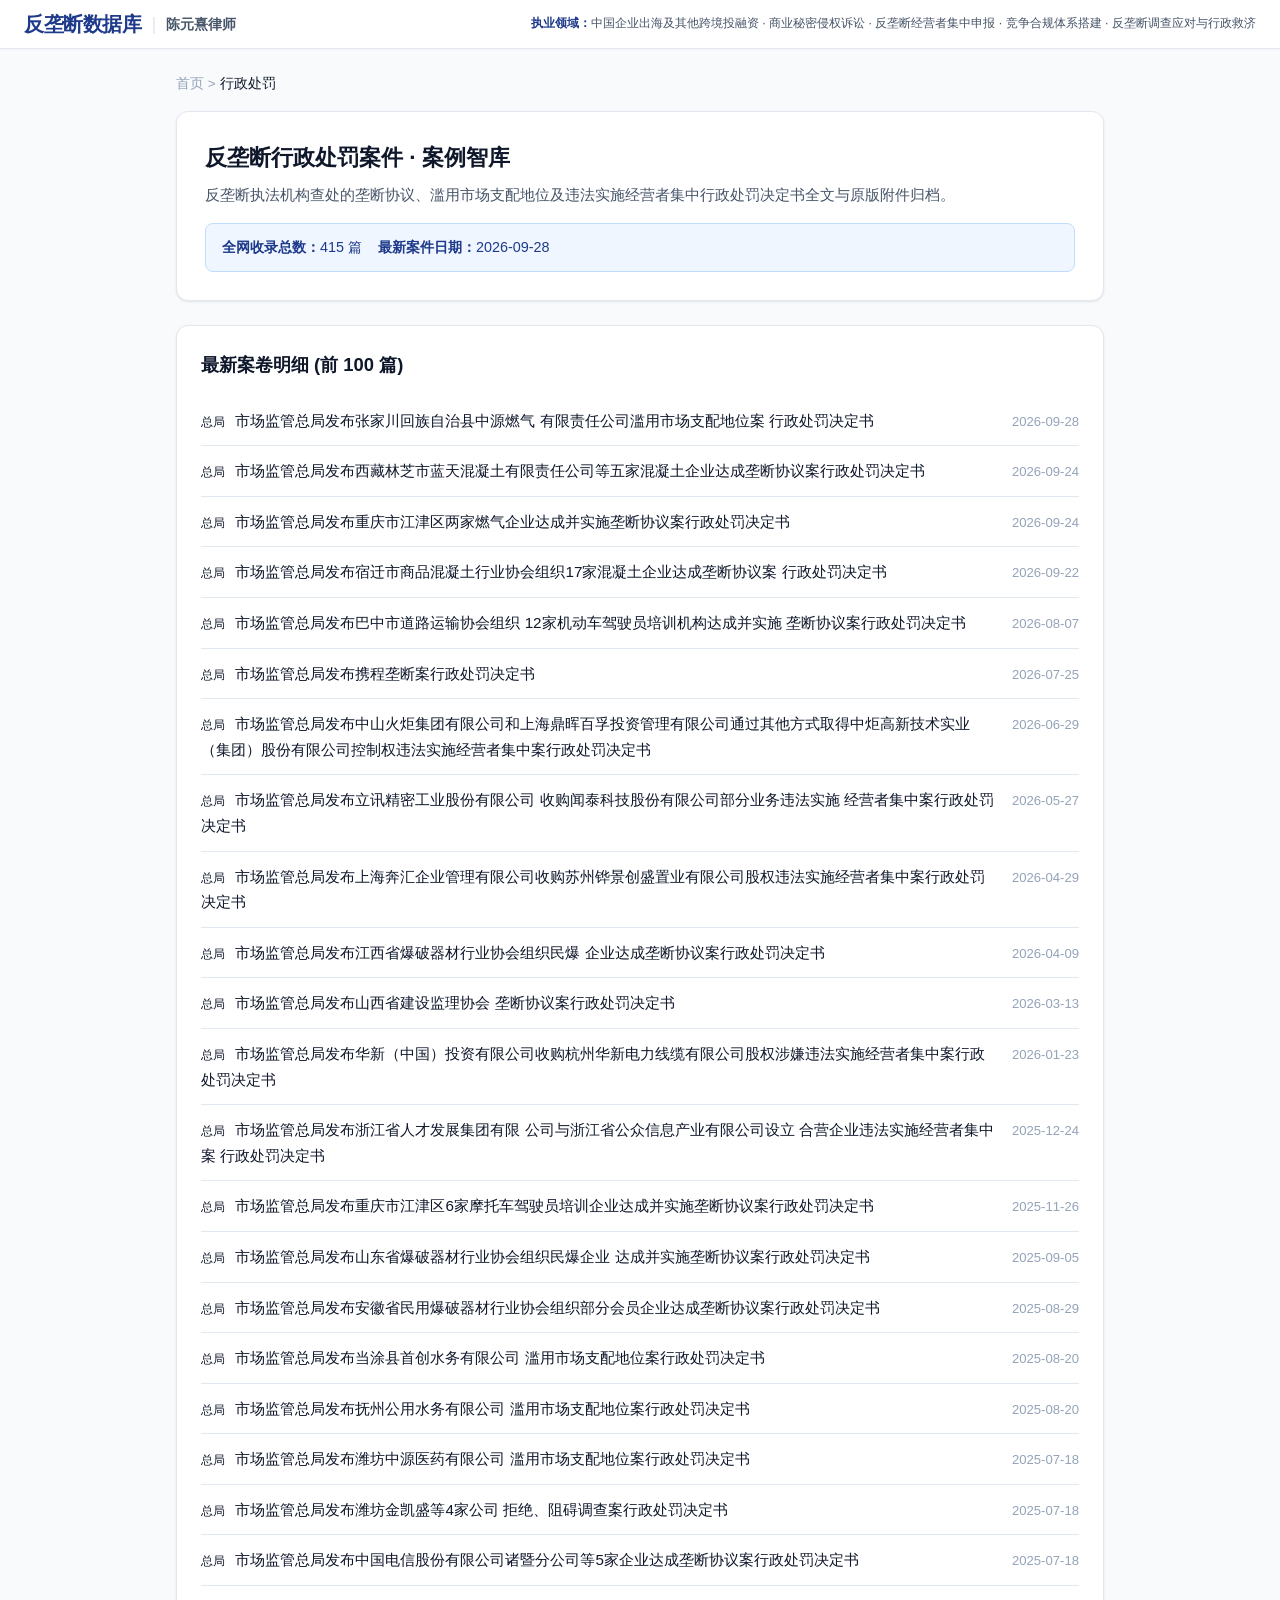
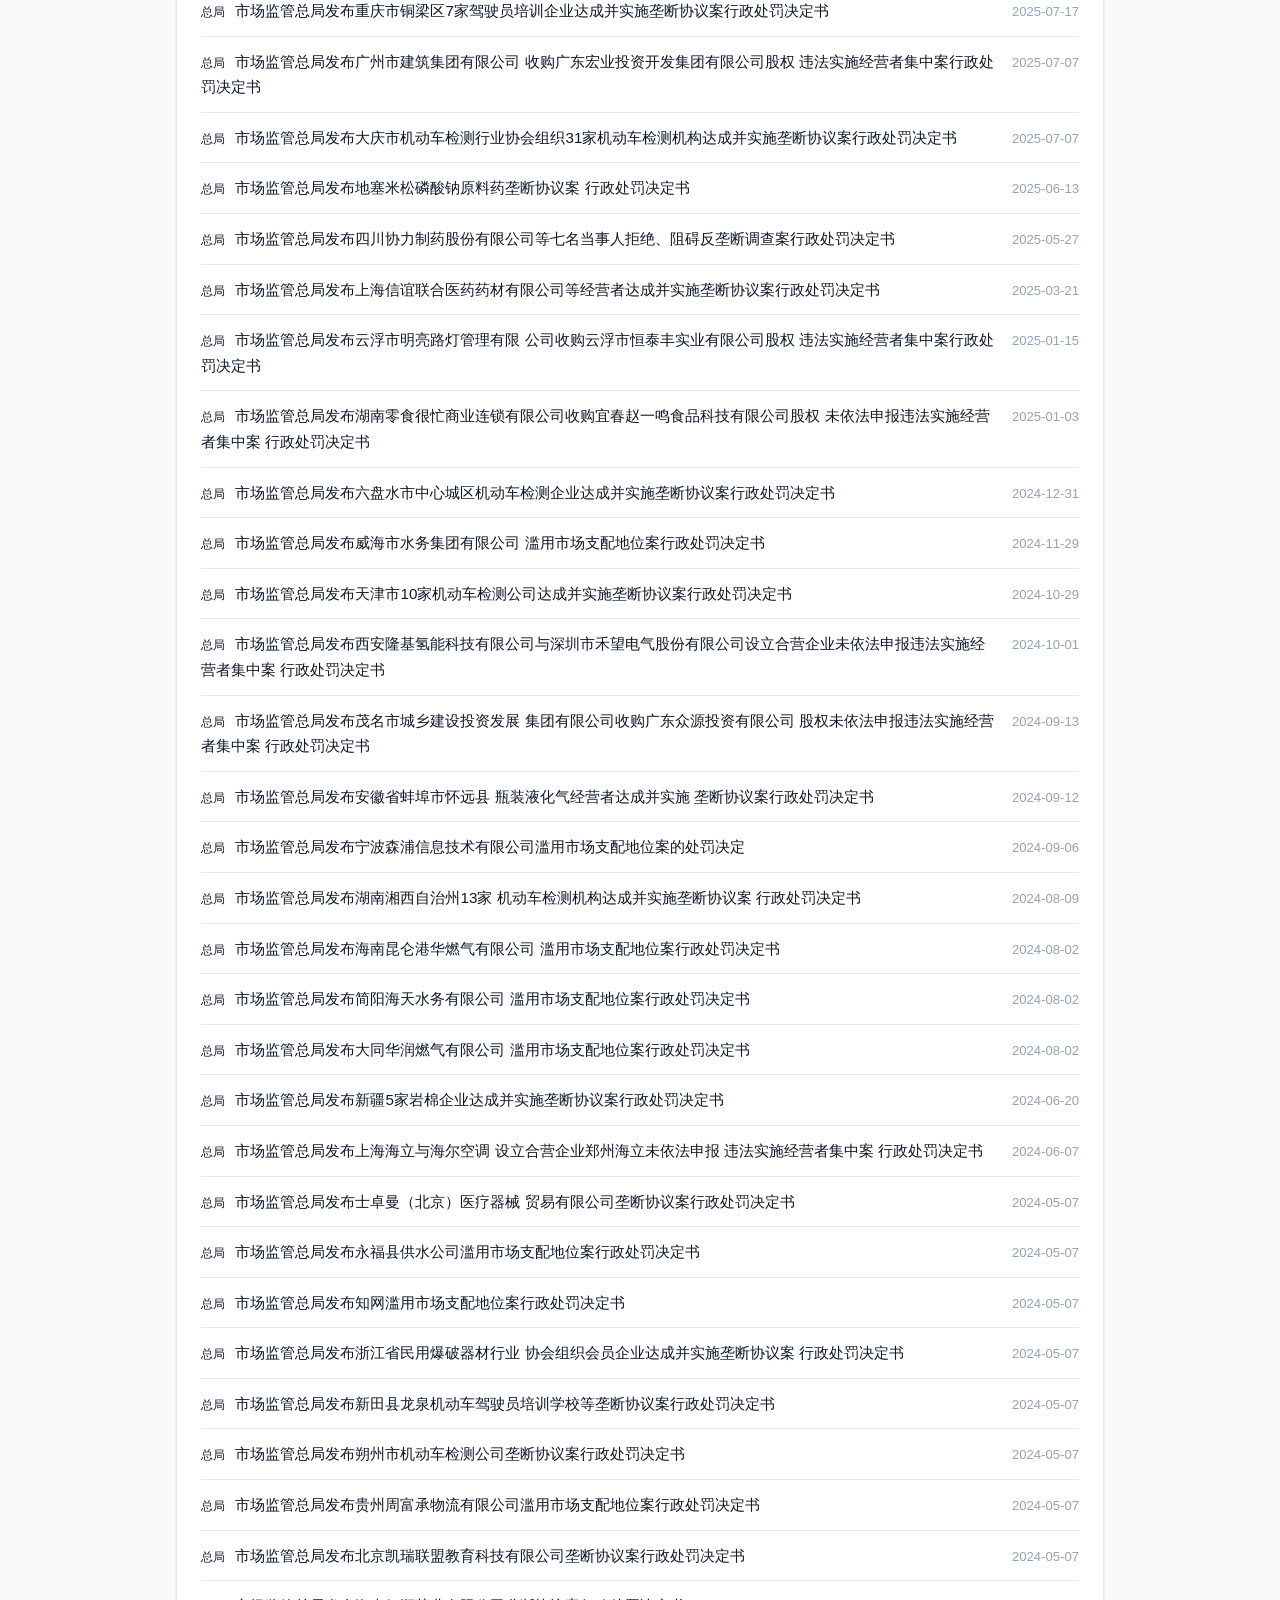
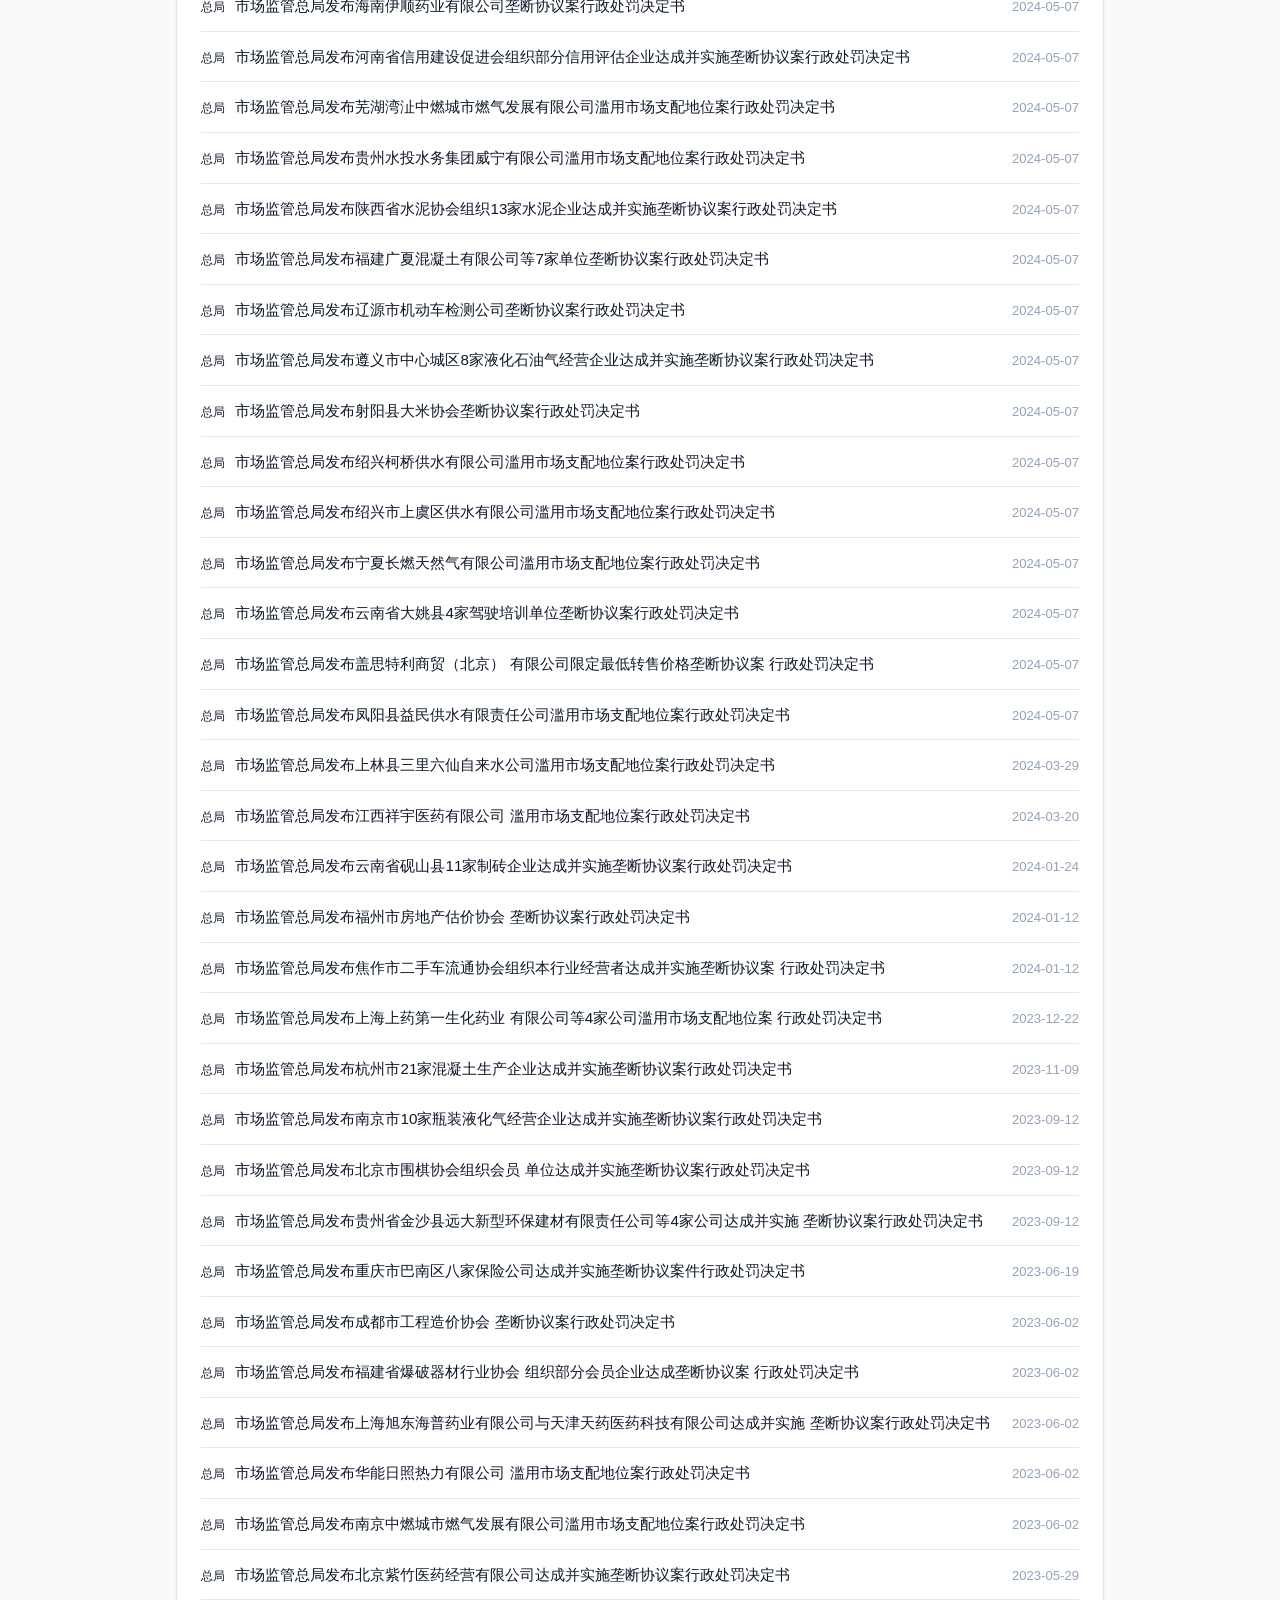
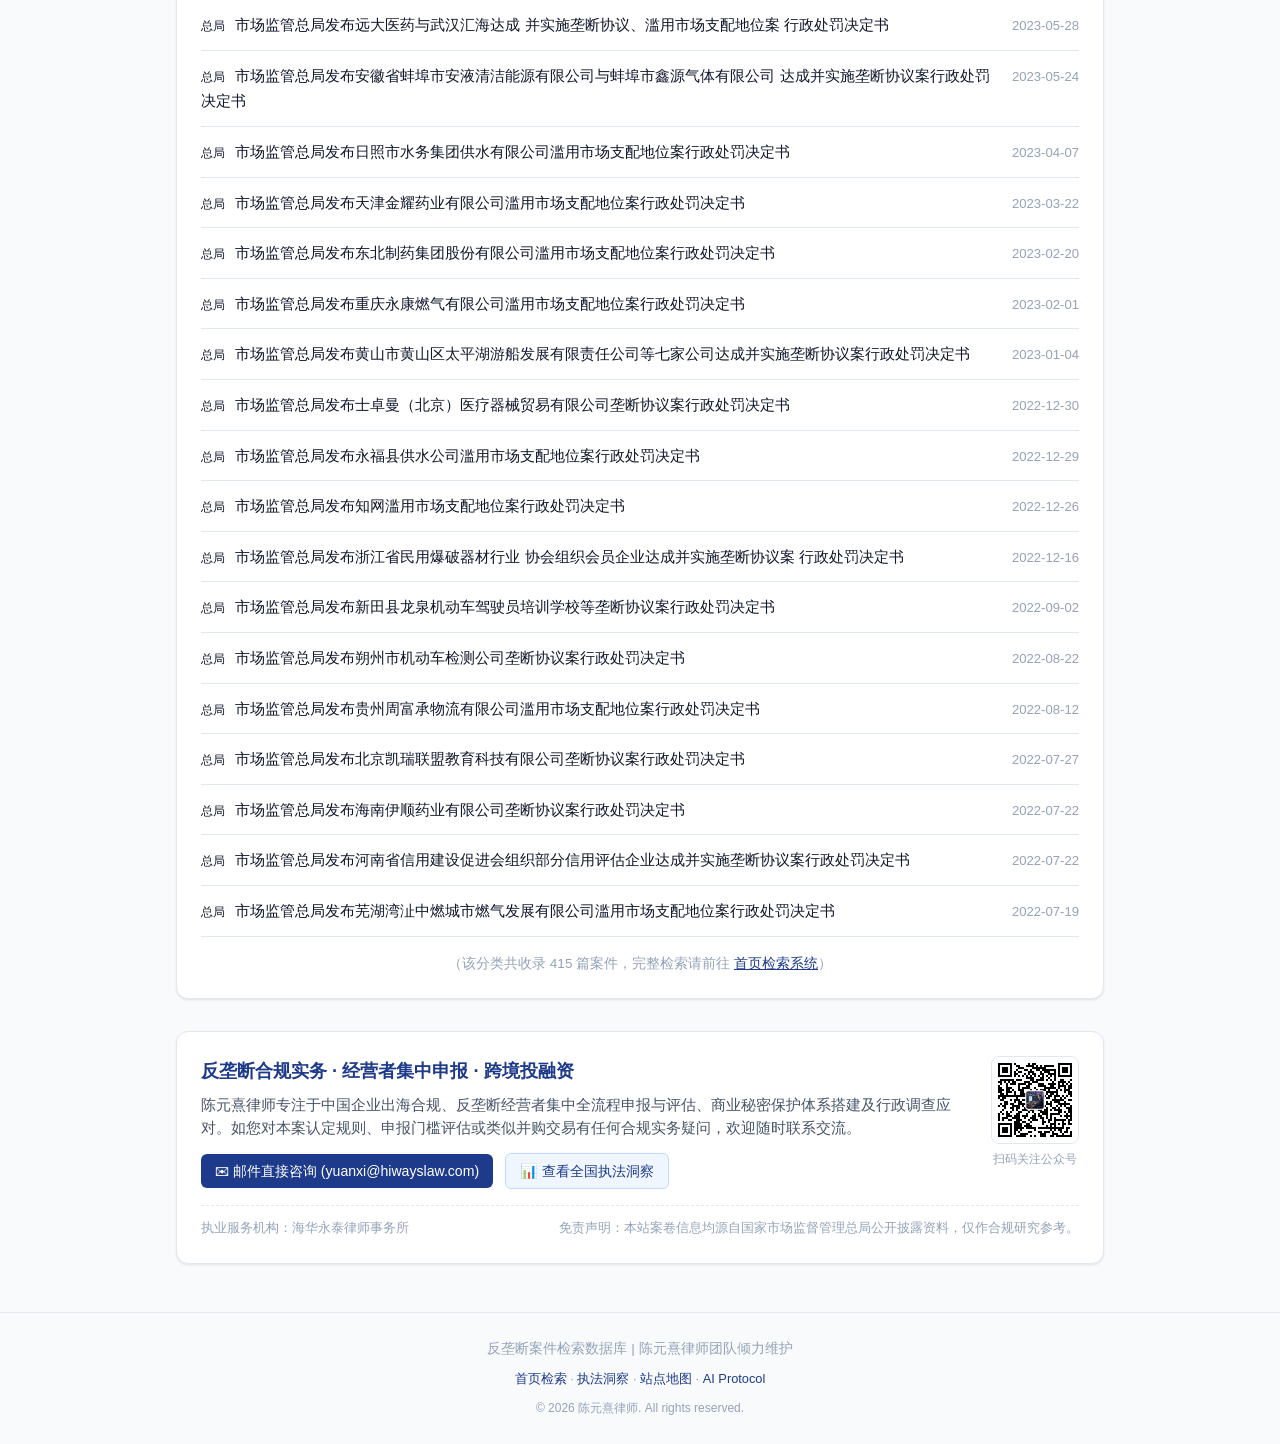
<file: categories/xzcf.html>
<!DOCTYPE html>
<html lang="zh-CN">
<head>
    <meta charset="UTF-8">
    <meta name="viewport" content="width=device-width, initial-scale=1.0">
    <title>反垄断行政处罚案件专栏 | 反垄断数据库 · 陈元熹律师</title>
    <meta name="description" content="全国反垄断反垄断行政处罚案件数据库，全量收录415篇官方决定与案卷，最新更新于2026-09-28。陈元熹律师提供专业反垄断合规支持。">
    <link rel="canonical" href="https://samr.yuanxi.net/categories/xzcf.html">
    <link rel="stylesheet" href="../style.css?v=20261120_v1">
</head>
<body>
    
    <header class="header">
        <div class="header-inner">
            <div class="logo">
                <a href="../index.html" class="logo-text" style="text-decoration:none; color:inherit;">
                    <h1 class="logo-title" style="display:inline; font-size:1.25rem;">反垄断数据库</h1>
                    <span class="logo-divider">|</span>
                    <span class="logo-sub">陈元熹律师</span>
                </a>
            </div>
            <div class="header-badge">
                <div class="header-practice-areas">
                    <span class="practice-label">执业领域：</span>中国企业出海及其他跨境投融资 · 商业秘密侵权诉讼 · 反垄断经营者集中申报 · 竞争合规体系搭建 · 反垄断调查应对与行政救济
                </div>
            </div>
        </div>
    </header>
    

    <main class="main-container" style="max-width: 960px; margin: 24px auto; padding: 0 16px;">
        <nav style="font-size: 0.85rem; color: var(--text-muted); margin-bottom: 16px;">
            <a href="../index.html" style="color: inherit; text-decoration: none;">首页</a> &gt; 
            <span style="color: var(--text-primary);">行政处罚</span>
        </nav>

        <section style="background: var(--bg-card); border: 1px solid var(--border); border-radius: var(--radius-lg); padding: 28px; box-shadow: var(--shadow-sm); margin-bottom: 24px;">
            <h1 style="font-size: 1.4rem; color: var(--text-primary); margin-bottom: 8px;">反垄断行政处罚案件 · 案例智库</h1>
            <p style="color: var(--text-secondary); font-size: 0.92rem; line-height: 1.6; margin-bottom: 16px;">
                反垄断执法机构查处的垄断协议、滥用市场支配地位及违法实施经营者集中行政处罚决定书全文与原版附件归档。
            </p>
            <div style="display: flex; gap: 16px; font-size: 0.9rem; color: var(--accent-blue); background: var(--accent-light); padding: 12px 16px; border-radius: var(--radius-md); border: 1px solid var(--accent-border);">
                <span><strong>全网收录总数：</strong>415 篇</span>
                <span><strong>最新案件日期：</strong>2026-09-28</span>
            </div>
        </section>

        <section style="background: var(--bg-card); border: 1px solid var(--border); border-radius: var(--radius-lg); padding: 24px; box-shadow: var(--shadow-sm);">
            <h2 style="font-size: 1.15rem; color: var(--text-primary); margin-bottom: 16px;">最新案卷明细 (前 100 篇)</h2>
            <ul style="list-style: none; padding-left: 0;">
                
        <li style="border-bottom: 1px solid var(--border); padding: 12px 0; display: flex; justify-content: space-between; align-items: baseline; gap: 16px;">
            <div style="flex: 1;">
                <span class="badge badge-province" style="margin-right: 6px; font-size: 0.75rem;">总局</span>
                <a href="../cases/c001cbd77027.html" style="color: var(--text-primary); text-decoration: none; font-weight: 500; font-size: 0.95rem;">
                    市场监管总局发布张家川回族自治县中源燃气 有限责任公司滥用市场支配地位案 行政处罚决定书
                </a>
            </div>
            <span style="font-size: 0.82rem; color: var(--text-muted); white-space: nowrap;">2026-09-28</span>
        </li>
        
        <li style="border-bottom: 1px solid var(--border); padding: 12px 0; display: flex; justify-content: space-between; align-items: baseline; gap: 16px;">
            <div style="flex: 1;">
                <span class="badge badge-province" style="margin-right: 6px; font-size: 0.75rem;">总局</span>
                <a href="../cases/51b0f065046e.html" style="color: var(--text-primary); text-decoration: none; font-weight: 500; font-size: 0.95rem;">
                    市场监管总局发布西藏林芝市蓝天混凝土有限责任公司等五家混凝土企业达成垄断协议案行政处罚决定书
                </a>
            </div>
            <span style="font-size: 0.82rem; color: var(--text-muted); white-space: nowrap;">2026-09-24</span>
        </li>
        
        <li style="border-bottom: 1px solid var(--border); padding: 12px 0; display: flex; justify-content: space-between; align-items: baseline; gap: 16px;">
            <div style="flex: 1;">
                <span class="badge badge-province" style="margin-right: 6px; font-size: 0.75rem;">总局</span>
                <a href="../cases/8b10d1320624.html" style="color: var(--text-primary); text-decoration: none; font-weight: 500; font-size: 0.95rem;">
                    市场监管总局发布重庆市江津区两家燃气企业达成并实施垄断协议案行政处罚决定书
                </a>
            </div>
            <span style="font-size: 0.82rem; color: var(--text-muted); white-space: nowrap;">2026-09-24</span>
        </li>
        
        <li style="border-bottom: 1px solid var(--border); padding: 12px 0; display: flex; justify-content: space-between; align-items: baseline; gap: 16px;">
            <div style="flex: 1;">
                <span class="badge badge-province" style="margin-right: 6px; font-size: 0.75rem;">总局</span>
                <a href="../cases/2f36b8f09574.html" style="color: var(--text-primary); text-decoration: none; font-weight: 500; font-size: 0.95rem;">
                    市场监管总局发布宿迁市商品混凝土行业协会组织17家混凝土企业达成垄断协议案 行政处罚决定书
                </a>
            </div>
            <span style="font-size: 0.82rem; color: var(--text-muted); white-space: nowrap;">2026-09-22</span>
        </li>
        
        <li style="border-bottom: 1px solid var(--border); padding: 12px 0; display: flex; justify-content: space-between; align-items: baseline; gap: 16px;">
            <div style="flex: 1;">
                <span class="badge badge-province" style="margin-right: 6px; font-size: 0.75rem;">总局</span>
                <a href="../cases/ee354fb0d653.html" style="color: var(--text-primary); text-decoration: none; font-weight: 500; font-size: 0.95rem;">
                    市场监管总局发布巴中市道路运输协会组织 12家机动车驾驶员培训机构达成并实施 垄断协议案行政处罚决定书
                </a>
            </div>
            <span style="font-size: 0.82rem; color: var(--text-muted); white-space: nowrap;">2026-08-07</span>
        </li>
        
        <li style="border-bottom: 1px solid var(--border); padding: 12px 0; display: flex; justify-content: space-between; align-items: baseline; gap: 16px;">
            <div style="flex: 1;">
                <span class="badge badge-province" style="margin-right: 6px; font-size: 0.75rem;">总局</span>
                <a href="../cases/16305f9b03dd.html" style="color: var(--text-primary); text-decoration: none; font-weight: 500; font-size: 0.95rem;">
                    市场监管总局发布携程垄断案行政处罚决定书
                </a>
            </div>
            <span style="font-size: 0.82rem; color: var(--text-muted); white-space: nowrap;">2026-07-25</span>
        </li>
        
        <li style="border-bottom: 1px solid var(--border); padding: 12px 0; display: flex; justify-content: space-between; align-items: baseline; gap: 16px;">
            <div style="flex: 1;">
                <span class="badge badge-province" style="margin-right: 6px; font-size: 0.75rem;">总局</span>
                <a href="../cases/1fff9f7f7066.html" style="color: var(--text-primary); text-decoration: none; font-weight: 500; font-size: 0.95rem;">
                    市场监管总局发布中山火炬集团有限公司和上海鼎晖百孚投资管理有限公司通过其他方式取得中炬高新技术实业（集团）股份有限公司控制权违法实施经营者集中案行政处罚决定书
                </a>
            </div>
            <span style="font-size: 0.82rem; color: var(--text-muted); white-space: nowrap;">2026-06-29</span>
        </li>
        
        <li style="border-bottom: 1px solid var(--border); padding: 12px 0; display: flex; justify-content: space-between; align-items: baseline; gap: 16px;">
            <div style="flex: 1;">
                <span class="badge badge-province" style="margin-right: 6px; font-size: 0.75rem;">总局</span>
                <a href="../cases/f80dd35cb57d.html" style="color: var(--text-primary); text-decoration: none; font-weight: 500; font-size: 0.95rem;">
                    市场监管总局发布立讯精密工业股份有限公司 收购闻泰科技股份有限公司部分业务违法实施 经营者集中案行政处罚决定书
                </a>
            </div>
            <span style="font-size: 0.82rem; color: var(--text-muted); white-space: nowrap;">2026-05-27</span>
        </li>
        
        <li style="border-bottom: 1px solid var(--border); padding: 12px 0; display: flex; justify-content: space-between; align-items: baseline; gap: 16px;">
            <div style="flex: 1;">
                <span class="badge badge-province" style="margin-right: 6px; font-size: 0.75rem;">总局</span>
                <a href="../cases/2f08320e1155.html" style="color: var(--text-primary); text-decoration: none; font-weight: 500; font-size: 0.95rem;">
                    市场监管总局发布上海奔汇企业管理有限公司收购苏州铧景创盛置业有限公司股权违法实施经营者集中案行政处罚决定书
                </a>
            </div>
            <span style="font-size: 0.82rem; color: var(--text-muted); white-space: nowrap;">2026-04-29</span>
        </li>
        
        <li style="border-bottom: 1px solid var(--border); padding: 12px 0; display: flex; justify-content: space-between; align-items: baseline; gap: 16px;">
            <div style="flex: 1;">
                <span class="badge badge-province" style="margin-right: 6px; font-size: 0.75rem;">总局</span>
                <a href="../cases/d3094fe041a9.html" style="color: var(--text-primary); text-decoration: none; font-weight: 500; font-size: 0.95rem;">
                    市场监管总局发布江西省爆破器材行业协会组织民爆 企业达成垄断协议案行政处罚决定书
                </a>
            </div>
            <span style="font-size: 0.82rem; color: var(--text-muted); white-space: nowrap;">2026-04-09</span>
        </li>
        
        <li style="border-bottom: 1px solid var(--border); padding: 12px 0; display: flex; justify-content: space-between; align-items: baseline; gap: 16px;">
            <div style="flex: 1;">
                <span class="badge badge-province" style="margin-right: 6px; font-size: 0.75rem;">总局</span>
                <a href="../cases/ca3e115fa219.html" style="color: var(--text-primary); text-decoration: none; font-weight: 500; font-size: 0.95rem;">
                    市场监管总局发布山西省建设监理协会 垄断协议案行政处罚决定书
                </a>
            </div>
            <span style="font-size: 0.82rem; color: var(--text-muted); white-space: nowrap;">2026-03-13</span>
        </li>
        
        <li style="border-bottom: 1px solid var(--border); padding: 12px 0; display: flex; justify-content: space-between; align-items: baseline; gap: 16px;">
            <div style="flex: 1;">
                <span class="badge badge-province" style="margin-right: 6px; font-size: 0.75rem;">总局</span>
                <a href="../cases/66cddc63aa4d.html" style="color: var(--text-primary); text-decoration: none; font-weight: 500; font-size: 0.95rem;">
                    市场监管总局发布华新（中国）投资有限公司收购杭州华新电力线缆有限公司股权涉嫌违法实施经营者集中案行政处罚决定书
                </a>
            </div>
            <span style="font-size: 0.82rem; color: var(--text-muted); white-space: nowrap;">2026-01-23</span>
        </li>
        
        <li style="border-bottom: 1px solid var(--border); padding: 12px 0; display: flex; justify-content: space-between; align-items: baseline; gap: 16px;">
            <div style="flex: 1;">
                <span class="badge badge-province" style="margin-right: 6px; font-size: 0.75rem;">总局</span>
                <a href="../cases/0aee27151b2f.html" style="color: var(--text-primary); text-decoration: none; font-weight: 500; font-size: 0.95rem;">
                    市场监管总局发布浙江省人才发展集团有限 公司与浙江省公众信息产业有限公司设立 合营企业违法实施经营者集中案 行政处罚决定书
                </a>
            </div>
            <span style="font-size: 0.82rem; color: var(--text-muted); white-space: nowrap;">2025-12-24</span>
        </li>
        
        <li style="border-bottom: 1px solid var(--border); padding: 12px 0; display: flex; justify-content: space-between; align-items: baseline; gap: 16px;">
            <div style="flex: 1;">
                <span class="badge badge-province" style="margin-right: 6px; font-size: 0.75rem;">总局</span>
                <a href="../cases/608abea22fdd.html" style="color: var(--text-primary); text-decoration: none; font-weight: 500; font-size: 0.95rem;">
                    市场监管总局发布重庆市江津区6家摩托车驾驶员培训企业达成并实施垄断协议案行政处罚决定书
                </a>
            </div>
            <span style="font-size: 0.82rem; color: var(--text-muted); white-space: nowrap;">2025-11-26</span>
        </li>
        
        <li style="border-bottom: 1px solid var(--border); padding: 12px 0; display: flex; justify-content: space-between; align-items: baseline; gap: 16px;">
            <div style="flex: 1;">
                <span class="badge badge-province" style="margin-right: 6px; font-size: 0.75rem;">总局</span>
                <a href="../cases/8b10be517d67.html" style="color: var(--text-primary); text-decoration: none; font-weight: 500; font-size: 0.95rem;">
                    市场监管总局发布山东省爆破器材行业协会组织民爆企业 达成并实施垄断协议案行政处罚决定书
                </a>
            </div>
            <span style="font-size: 0.82rem; color: var(--text-muted); white-space: nowrap;">2025-09-05</span>
        </li>
        
        <li style="border-bottom: 1px solid var(--border); padding: 12px 0; display: flex; justify-content: space-between; align-items: baseline; gap: 16px;">
            <div style="flex: 1;">
                <span class="badge badge-province" style="margin-right: 6px; font-size: 0.75rem;">总局</span>
                <a href="../cases/e864071cfa29.html" style="color: var(--text-primary); text-decoration: none; font-weight: 500; font-size: 0.95rem;">
                    市场监管总局发布安徽省民用爆破器材行业协会组织部分会员企业达成垄断协议案行政处罚决定书
                </a>
            </div>
            <span style="font-size: 0.82rem; color: var(--text-muted); white-space: nowrap;">2025-08-29</span>
        </li>
        
        <li style="border-bottom: 1px solid var(--border); padding: 12px 0; display: flex; justify-content: space-between; align-items: baseline; gap: 16px;">
            <div style="flex: 1;">
                <span class="badge badge-province" style="margin-right: 6px; font-size: 0.75rem;">总局</span>
                <a href="../cases/eb5e5422898c.html" style="color: var(--text-primary); text-decoration: none; font-weight: 500; font-size: 0.95rem;">
                    市场监管总局发布当涂县首创水务有限公司 滥用市场支配地位案行政处罚决定书
                </a>
            </div>
            <span style="font-size: 0.82rem; color: var(--text-muted); white-space: nowrap;">2025-08-20</span>
        </li>
        
        <li style="border-bottom: 1px solid var(--border); padding: 12px 0; display: flex; justify-content: space-between; align-items: baseline; gap: 16px;">
            <div style="flex: 1;">
                <span class="badge badge-province" style="margin-right: 6px; font-size: 0.75rem;">总局</span>
                <a href="../cases/2703cc389486.html" style="color: var(--text-primary); text-decoration: none; font-weight: 500; font-size: 0.95rem;">
                    市场监管总局发布抚州公用水务有限公司 滥用市场支配地位案行政处罚决定书
                </a>
            </div>
            <span style="font-size: 0.82rem; color: var(--text-muted); white-space: nowrap;">2025-08-20</span>
        </li>
        
        <li style="border-bottom: 1px solid var(--border); padding: 12px 0; display: flex; justify-content: space-between; align-items: baseline; gap: 16px;">
            <div style="flex: 1;">
                <span class="badge badge-province" style="margin-right: 6px; font-size: 0.75rem;">总局</span>
                <a href="../cases/01f4e4f56cd5.html" style="color: var(--text-primary); text-decoration: none; font-weight: 500; font-size: 0.95rem;">
                    市场监管总局发布潍坊中源医药有限公司 滥用市场支配地位案行政处罚决定书
                </a>
            </div>
            <span style="font-size: 0.82rem; color: var(--text-muted); white-space: nowrap;">2025-07-18</span>
        </li>
        
        <li style="border-bottom: 1px solid var(--border); padding: 12px 0; display: flex; justify-content: space-between; align-items: baseline; gap: 16px;">
            <div style="flex: 1;">
                <span class="badge badge-province" style="margin-right: 6px; font-size: 0.75rem;">总局</span>
                <a href="../cases/e57d8cd250a0.html" style="color: var(--text-primary); text-decoration: none; font-weight: 500; font-size: 0.95rem;">
                    市场监管总局发布潍坊金凯盛等4家公司 拒绝、阻碍调查案行政处罚决定书
                </a>
            </div>
            <span style="font-size: 0.82rem; color: var(--text-muted); white-space: nowrap;">2025-07-18</span>
        </li>
        
        <li style="border-bottom: 1px solid var(--border); padding: 12px 0; display: flex; justify-content: space-between; align-items: baseline; gap: 16px;">
            <div style="flex: 1;">
                <span class="badge badge-province" style="margin-right: 6px; font-size: 0.75rem;">总局</span>
                <a href="../cases/b88be66f4bea.html" style="color: var(--text-primary); text-decoration: none; font-weight: 500; font-size: 0.95rem;">
                    市场监管总局发布中国电信股份有限公司诸暨分公司等5家企业达成垄断协议案行政处罚决定书
                </a>
            </div>
            <span style="font-size: 0.82rem; color: var(--text-muted); white-space: nowrap;">2025-07-18</span>
        </li>
        
        <li style="border-bottom: 1px solid var(--border); padding: 12px 0; display: flex; justify-content: space-between; align-items: baseline; gap: 16px;">
            <div style="flex: 1;">
                <span class="badge badge-province" style="margin-right: 6px; font-size: 0.75rem;">总局</span>
                <a href="../cases/6d5cade62828.html" style="color: var(--text-primary); text-decoration: none; font-weight: 500; font-size: 0.95rem;">
                    市场监管总局发布重庆市铜梁区7家驾驶员培训企业达成并实施垄断协议案行政处罚决定书
                </a>
            </div>
            <span style="font-size: 0.82rem; color: var(--text-muted); white-space: nowrap;">2025-07-17</span>
        </li>
        
        <li style="border-bottom: 1px solid var(--border); padding: 12px 0; display: flex; justify-content: space-between; align-items: baseline; gap: 16px;">
            <div style="flex: 1;">
                <span class="badge badge-province" style="margin-right: 6px; font-size: 0.75rem;">总局</span>
                <a href="../cases/8b407d151b57.html" style="color: var(--text-primary); text-decoration: none; font-weight: 500; font-size: 0.95rem;">
                    市场监管总局发布广州市建筑集团有限公司 收购广东宏业投资开发集团有限公司股权 违法实施经营者集中案行政处罚决定书
                </a>
            </div>
            <span style="font-size: 0.82rem; color: var(--text-muted); white-space: nowrap;">2025-07-07</span>
        </li>
        
        <li style="border-bottom: 1px solid var(--border); padding: 12px 0; display: flex; justify-content: space-between; align-items: baseline; gap: 16px;">
            <div style="flex: 1;">
                <span class="badge badge-province" style="margin-right: 6px; font-size: 0.75rem;">总局</span>
                <a href="../cases/65dd9111ebec.html" style="color: var(--text-primary); text-decoration: none; font-weight: 500; font-size: 0.95rem;">
                    市场监管总局发布大庆市机动车检测行业协会组织31家机动车检测机构达成并实施垄断协议案行政处罚决定书
                </a>
            </div>
            <span style="font-size: 0.82rem; color: var(--text-muted); white-space: nowrap;">2025-07-07</span>
        </li>
        
        <li style="border-bottom: 1px solid var(--border); padding: 12px 0; display: flex; justify-content: space-between; align-items: baseline; gap: 16px;">
            <div style="flex: 1;">
                <span class="badge badge-province" style="margin-right: 6px; font-size: 0.75rem;">总局</span>
                <a href="../cases/2bdc0732cfcd.html" style="color: var(--text-primary); text-decoration: none; font-weight: 500; font-size: 0.95rem;">
                    市场监管总局发布地塞米松磷酸钠原料药垄断协议案 行政处罚决定书
                </a>
            </div>
            <span style="font-size: 0.82rem; color: var(--text-muted); white-space: nowrap;">2025-06-13</span>
        </li>
        
        <li style="border-bottom: 1px solid var(--border); padding: 12px 0; display: flex; justify-content: space-between; align-items: baseline; gap: 16px;">
            <div style="flex: 1;">
                <span class="badge badge-province" style="margin-right: 6px; font-size: 0.75rem;">总局</span>
                <a href="../cases/9b1edac7f52e.html" style="color: var(--text-primary); text-decoration: none; font-weight: 500; font-size: 0.95rem;">
                    市场监管总局发布四川协力制药股份有限公司等七名当事人拒绝、阻碍反垄断调查案行政处罚决定书
                </a>
            </div>
            <span style="font-size: 0.82rem; color: var(--text-muted); white-space: nowrap;">2025-05-27</span>
        </li>
        
        <li style="border-bottom: 1px solid var(--border); padding: 12px 0; display: flex; justify-content: space-between; align-items: baseline; gap: 16px;">
            <div style="flex: 1;">
                <span class="badge badge-province" style="margin-right: 6px; font-size: 0.75rem;">总局</span>
                <a href="../cases/883404eb7e8d.html" style="color: var(--text-primary); text-decoration: none; font-weight: 500; font-size: 0.95rem;">
                    市场监管总局发布上海信谊联合医药药材有限公司等经营者达成并实施垄断协议案行政处罚决定书
                </a>
            </div>
            <span style="font-size: 0.82rem; color: var(--text-muted); white-space: nowrap;">2025-03-21</span>
        </li>
        
        <li style="border-bottom: 1px solid var(--border); padding: 12px 0; display: flex; justify-content: space-between; align-items: baseline; gap: 16px;">
            <div style="flex: 1;">
                <span class="badge badge-province" style="margin-right: 6px; font-size: 0.75rem;">总局</span>
                <a href="../cases/fb2d33864b58.html" style="color: var(--text-primary); text-decoration: none; font-weight: 500; font-size: 0.95rem;">
                    市场监管总局发布云浮市明亮路灯管理有限 公司收购云浮市恒泰丰实业有限公司股权 违法实施经营者集中案行政处罚决定书
                </a>
            </div>
            <span style="font-size: 0.82rem; color: var(--text-muted); white-space: nowrap;">2025-01-15</span>
        </li>
        
        <li style="border-bottom: 1px solid var(--border); padding: 12px 0; display: flex; justify-content: space-between; align-items: baseline; gap: 16px;">
            <div style="flex: 1;">
                <span class="badge badge-province" style="margin-right: 6px; font-size: 0.75rem;">总局</span>
                <a href="../cases/35c71ef41b52.html" style="color: var(--text-primary); text-decoration: none; font-weight: 500; font-size: 0.95rem;">
                    市场监管总局发布湖南零食很忙商业连锁有限公司收购宜春赵一鸣食品科技有限公司股权 未依法申报违法实施经营者集中案 行政处罚决定书
                </a>
            </div>
            <span style="font-size: 0.82rem; color: var(--text-muted); white-space: nowrap;">2025-01-03</span>
        </li>
        
        <li style="border-bottom: 1px solid var(--border); padding: 12px 0; display: flex; justify-content: space-between; align-items: baseline; gap: 16px;">
            <div style="flex: 1;">
                <span class="badge badge-province" style="margin-right: 6px; font-size: 0.75rem;">总局</span>
                <a href="../cases/0331be6fadd6.html" style="color: var(--text-primary); text-decoration: none; font-weight: 500; font-size: 0.95rem;">
                    市场监管总局发布六盘水市中心城区机动车检测企业达成并实施垄断协议案行政处罚决定书
                </a>
            </div>
            <span style="font-size: 0.82rem; color: var(--text-muted); white-space: nowrap;">2024-12-31</span>
        </li>
        
        <li style="border-bottom: 1px solid var(--border); padding: 12px 0; display: flex; justify-content: space-between; align-items: baseline; gap: 16px;">
            <div style="flex: 1;">
                <span class="badge badge-province" style="margin-right: 6px; font-size: 0.75rem;">总局</span>
                <a href="../cases/2aaef797241a.html" style="color: var(--text-primary); text-decoration: none; font-weight: 500; font-size: 0.95rem;">
                    市场监管总局发布威海市水务集团有限公司 滥用市场支配地位案行政处罚决定书
                </a>
            </div>
            <span style="font-size: 0.82rem; color: var(--text-muted); white-space: nowrap;">2024-11-29</span>
        </li>
        
        <li style="border-bottom: 1px solid var(--border); padding: 12px 0; display: flex; justify-content: space-between; align-items: baseline; gap: 16px;">
            <div style="flex: 1;">
                <span class="badge badge-province" style="margin-right: 6px; font-size: 0.75rem;">总局</span>
                <a href="../cases/5cd3c33c2bd6.html" style="color: var(--text-primary); text-decoration: none; font-weight: 500; font-size: 0.95rem;">
                    市场监管总局发布天津市10家机动车检测公司达成并实施垄断协议案行政处罚决定书
                </a>
            </div>
            <span style="font-size: 0.82rem; color: var(--text-muted); white-space: nowrap;">2024-10-29</span>
        </li>
        
        <li style="border-bottom: 1px solid var(--border); padding: 12px 0; display: flex; justify-content: space-between; align-items: baseline; gap: 16px;">
            <div style="flex: 1;">
                <span class="badge badge-province" style="margin-right: 6px; font-size: 0.75rem;">总局</span>
                <a href="../cases/81355c534570.html" style="color: var(--text-primary); text-decoration: none; font-weight: 500; font-size: 0.95rem;">
                    市场监管总局发布西安隆基氢能科技有限公司与深圳市禾望电气股份有限公司设立合营企业未依法申报违法实施经营者集中案 行政处罚决定书
                </a>
            </div>
            <span style="font-size: 0.82rem; color: var(--text-muted); white-space: nowrap;">2024-10-01</span>
        </li>
        
        <li style="border-bottom: 1px solid var(--border); padding: 12px 0; display: flex; justify-content: space-between; align-items: baseline; gap: 16px;">
            <div style="flex: 1;">
                <span class="badge badge-province" style="margin-right: 6px; font-size: 0.75rem;">总局</span>
                <a href="../cases/4e3dbf964f85.html" style="color: var(--text-primary); text-decoration: none; font-weight: 500; font-size: 0.95rem;">
                    市场监管总局发布茂名市城乡建设投资发展 集团有限公司收购广东众源投资有限公司 股权未依法申报违法实施经营者集中案 行政处罚决定书
                </a>
            </div>
            <span style="font-size: 0.82rem; color: var(--text-muted); white-space: nowrap;">2024-09-13</span>
        </li>
        
        <li style="border-bottom: 1px solid var(--border); padding: 12px 0; display: flex; justify-content: space-between; align-items: baseline; gap: 16px;">
            <div style="flex: 1;">
                <span class="badge badge-province" style="margin-right: 6px; font-size: 0.75rem;">总局</span>
                <a href="../cases/c77937d2b460.html" style="color: var(--text-primary); text-decoration: none; font-weight: 500; font-size: 0.95rem;">
                    市场监管总局发布安徽省蚌埠市怀远县 瓶装液化气经营者达成并实施 垄断协议案行政处罚决定书
                </a>
            </div>
            <span style="font-size: 0.82rem; color: var(--text-muted); white-space: nowrap;">2024-09-12</span>
        </li>
        
        <li style="border-bottom: 1px solid var(--border); padding: 12px 0; display: flex; justify-content: space-between; align-items: baseline; gap: 16px;">
            <div style="flex: 1;">
                <span class="badge badge-province" style="margin-right: 6px; font-size: 0.75rem;">总局</span>
                <a href="../cases/afce34ca5851.html" style="color: var(--text-primary); text-decoration: none; font-weight: 500; font-size: 0.95rem;">
                    市场监管总局发布宁波森浦信息技术有限公司滥用市场支配地位案的处罚决定
                </a>
            </div>
            <span style="font-size: 0.82rem; color: var(--text-muted); white-space: nowrap;">2024-09-06</span>
        </li>
        
        <li style="border-bottom: 1px solid var(--border); padding: 12px 0; display: flex; justify-content: space-between; align-items: baseline; gap: 16px;">
            <div style="flex: 1;">
                <span class="badge badge-province" style="margin-right: 6px; font-size: 0.75rem;">总局</span>
                <a href="../cases/7a8e2248cf10.html" style="color: var(--text-primary); text-decoration: none; font-weight: 500; font-size: 0.95rem;">
                    市场监管总局发布湖南湘西自治州13家 机动车检测机构达成并实施垄断协议案 行政处罚决定书
                </a>
            </div>
            <span style="font-size: 0.82rem; color: var(--text-muted); white-space: nowrap;">2024-08-09</span>
        </li>
        
        <li style="border-bottom: 1px solid var(--border); padding: 12px 0; display: flex; justify-content: space-between; align-items: baseline; gap: 16px;">
            <div style="flex: 1;">
                <span class="badge badge-province" style="margin-right: 6px; font-size: 0.75rem;">总局</span>
                <a href="../cases/c057ef1ce162.html" style="color: var(--text-primary); text-decoration: none; font-weight: 500; font-size: 0.95rem;">
                    市场监管总局发布海南昆仑港华燃气有限公司 滥用市场支配地位案行政处罚决定书
                </a>
            </div>
            <span style="font-size: 0.82rem; color: var(--text-muted); white-space: nowrap;">2024-08-02</span>
        </li>
        
        <li style="border-bottom: 1px solid var(--border); padding: 12px 0; display: flex; justify-content: space-between; align-items: baseline; gap: 16px;">
            <div style="flex: 1;">
                <span class="badge badge-province" style="margin-right: 6px; font-size: 0.75rem;">总局</span>
                <a href="../cases/b3bafca13dfb.html" style="color: var(--text-primary); text-decoration: none; font-weight: 500; font-size: 0.95rem;">
                    市场监管总局发布简阳海天水务有限公司 滥用市场支配地位案行政处罚决定书
                </a>
            </div>
            <span style="font-size: 0.82rem; color: var(--text-muted); white-space: nowrap;">2024-08-02</span>
        </li>
        
        <li style="border-bottom: 1px solid var(--border); padding: 12px 0; display: flex; justify-content: space-between; align-items: baseline; gap: 16px;">
            <div style="flex: 1;">
                <span class="badge badge-province" style="margin-right: 6px; font-size: 0.75rem;">总局</span>
                <a href="../cases/7e602bdf6a60.html" style="color: var(--text-primary); text-decoration: none; font-weight: 500; font-size: 0.95rem;">
                    市场监管总局发布大同华润燃气有限公司 滥用市场支配地位案行政处罚决定书
                </a>
            </div>
            <span style="font-size: 0.82rem; color: var(--text-muted); white-space: nowrap;">2024-08-02</span>
        </li>
        
        <li style="border-bottom: 1px solid var(--border); padding: 12px 0; display: flex; justify-content: space-between; align-items: baseline; gap: 16px;">
            <div style="flex: 1;">
                <span class="badge badge-province" style="margin-right: 6px; font-size: 0.75rem;">总局</span>
                <a href="../cases/9ac41e1f9282.html" style="color: var(--text-primary); text-decoration: none; font-weight: 500; font-size: 0.95rem;">
                    市场监管总局发布新疆5家岩棉企业达成并实施垄断协议案行政处罚决定书
                </a>
            </div>
            <span style="font-size: 0.82rem; color: var(--text-muted); white-space: nowrap;">2024-06-20</span>
        </li>
        
        <li style="border-bottom: 1px solid var(--border); padding: 12px 0; display: flex; justify-content: space-between; align-items: baseline; gap: 16px;">
            <div style="flex: 1;">
                <span class="badge badge-province" style="margin-right: 6px; font-size: 0.75rem;">总局</span>
                <a href="../cases/aa8c8862cafb.html" style="color: var(--text-primary); text-decoration: none; font-weight: 500; font-size: 0.95rem;">
                    市场监管总局发布上海海立与海尔空调 设立合营企业郑州海立未依法申报 违法实施经营者集中案 行政处罚决定书
                </a>
            </div>
            <span style="font-size: 0.82rem; color: var(--text-muted); white-space: nowrap;">2024-06-07</span>
        </li>
        
        <li style="border-bottom: 1px solid var(--border); padding: 12px 0; display: flex; justify-content: space-between; align-items: baseline; gap: 16px;">
            <div style="flex: 1;">
                <span class="badge badge-province" style="margin-right: 6px; font-size: 0.75rem;">总局</span>
                <a href="../cases/cf47d9f174b6.html" style="color: var(--text-primary); text-decoration: none; font-weight: 500; font-size: 0.95rem;">
                    市场监管总局发布士卓曼（北京）医疗器械 贸易有限公司垄断协议案行政处罚决定书
                </a>
            </div>
            <span style="font-size: 0.82rem; color: var(--text-muted); white-space: nowrap;">2024-05-07</span>
        </li>
        
        <li style="border-bottom: 1px solid var(--border); padding: 12px 0; display: flex; justify-content: space-between; align-items: baseline; gap: 16px;">
            <div style="flex: 1;">
                <span class="badge badge-province" style="margin-right: 6px; font-size: 0.75rem;">总局</span>
                <a href="../cases/e9de1df658af.html" style="color: var(--text-primary); text-decoration: none; font-weight: 500; font-size: 0.95rem;">
                    市场监管总局发布永福县供水公司滥用市场支配地位案行政处罚决定书
                </a>
            </div>
            <span style="font-size: 0.82rem; color: var(--text-muted); white-space: nowrap;">2024-05-07</span>
        </li>
        
        <li style="border-bottom: 1px solid var(--border); padding: 12px 0; display: flex; justify-content: space-between; align-items: baseline; gap: 16px;">
            <div style="flex: 1;">
                <span class="badge badge-province" style="margin-right: 6px; font-size: 0.75rem;">总局</span>
                <a href="../cases/e6ca629f1092.html" style="color: var(--text-primary); text-decoration: none; font-weight: 500; font-size: 0.95rem;">
                    市场监管总局发布知网滥用市场支配地位案行政处罚决定书
                </a>
            </div>
            <span style="font-size: 0.82rem; color: var(--text-muted); white-space: nowrap;">2024-05-07</span>
        </li>
        
        <li style="border-bottom: 1px solid var(--border); padding: 12px 0; display: flex; justify-content: space-between; align-items: baseline; gap: 16px;">
            <div style="flex: 1;">
                <span class="badge badge-province" style="margin-right: 6px; font-size: 0.75rem;">总局</span>
                <a href="../cases/5ae052b79fed.html" style="color: var(--text-primary); text-decoration: none; font-weight: 500; font-size: 0.95rem;">
                    市场监管总局发布浙江省民用爆破器材行业 协会组织会员企业达成并实施垄断协议案 行政处罚决定书
                </a>
            </div>
            <span style="font-size: 0.82rem; color: var(--text-muted); white-space: nowrap;">2024-05-07</span>
        </li>
        
        <li style="border-bottom: 1px solid var(--border); padding: 12px 0; display: flex; justify-content: space-between; align-items: baseline; gap: 16px;">
            <div style="flex: 1;">
                <span class="badge badge-province" style="margin-right: 6px; font-size: 0.75rem;">总局</span>
                <a href="../cases/36636cf0a267.html" style="color: var(--text-primary); text-decoration: none; font-weight: 500; font-size: 0.95rem;">
                    市场监管总局发布新田县龙泉机动车驾驶员培训学校等垄断协议案行政处罚决定书
                </a>
            </div>
            <span style="font-size: 0.82rem; color: var(--text-muted); white-space: nowrap;">2024-05-07</span>
        </li>
        
        <li style="border-bottom: 1px solid var(--border); padding: 12px 0; display: flex; justify-content: space-between; align-items: baseline; gap: 16px;">
            <div style="flex: 1;">
                <span class="badge badge-province" style="margin-right: 6px; font-size: 0.75rem;">总局</span>
                <a href="../cases/f56a61ae0246.html" style="color: var(--text-primary); text-decoration: none; font-weight: 500; font-size: 0.95rem;">
                    市场监管总局发布朔州市机动车检测公司垄断协议案行政处罚决定书
                </a>
            </div>
            <span style="font-size: 0.82rem; color: var(--text-muted); white-space: nowrap;">2024-05-07</span>
        </li>
        
        <li style="border-bottom: 1px solid var(--border); padding: 12px 0; display: flex; justify-content: space-between; align-items: baseline; gap: 16px;">
            <div style="flex: 1;">
                <span class="badge badge-province" style="margin-right: 6px; font-size: 0.75rem;">总局</span>
                <a href="../cases/85cfdafbe789.html" style="color: var(--text-primary); text-decoration: none; font-weight: 500; font-size: 0.95rem;">
                    市场监管总局发布贵州周富承物流有限公司滥用市场支配地位案行政处罚决定书
                </a>
            </div>
            <span style="font-size: 0.82rem; color: var(--text-muted); white-space: nowrap;">2024-05-07</span>
        </li>
        
        <li style="border-bottom: 1px solid var(--border); padding: 12px 0; display: flex; justify-content: space-between; align-items: baseline; gap: 16px;">
            <div style="flex: 1;">
                <span class="badge badge-province" style="margin-right: 6px; font-size: 0.75rem;">总局</span>
                <a href="../cases/2e75af2c0e97.html" style="color: var(--text-primary); text-decoration: none; font-weight: 500; font-size: 0.95rem;">
                    市场监管总局发布北京凯瑞联盟教育科技有限公司垄断协议案行政处罚决定书
                </a>
            </div>
            <span style="font-size: 0.82rem; color: var(--text-muted); white-space: nowrap;">2024-05-07</span>
        </li>
        
        <li style="border-bottom: 1px solid var(--border); padding: 12px 0; display: flex; justify-content: space-between; align-items: baseline; gap: 16px;">
            <div style="flex: 1;">
                <span class="badge badge-province" style="margin-right: 6px; font-size: 0.75rem;">总局</span>
                <a href="../cases/9071b7e6104a.html" style="color: var(--text-primary); text-decoration: none; font-weight: 500; font-size: 0.95rem;">
                    市场监管总局发布海南伊顺药业有限公司垄断协议案行政处罚决定书
                </a>
            </div>
            <span style="font-size: 0.82rem; color: var(--text-muted); white-space: nowrap;">2024-05-07</span>
        </li>
        
        <li style="border-bottom: 1px solid var(--border); padding: 12px 0; display: flex; justify-content: space-between; align-items: baseline; gap: 16px;">
            <div style="flex: 1;">
                <span class="badge badge-province" style="margin-right: 6px; font-size: 0.75rem;">总局</span>
                <a href="../cases/2f1304779e02.html" style="color: var(--text-primary); text-decoration: none; font-weight: 500; font-size: 0.95rem;">
                    市场监管总局发布河南省信用建设促进会组织部分信用评估企业达成并实施垄断协议案行政处罚决定书
                </a>
            </div>
            <span style="font-size: 0.82rem; color: var(--text-muted); white-space: nowrap;">2024-05-07</span>
        </li>
        
        <li style="border-bottom: 1px solid var(--border); padding: 12px 0; display: flex; justify-content: space-between; align-items: baseline; gap: 16px;">
            <div style="flex: 1;">
                <span class="badge badge-province" style="margin-right: 6px; font-size: 0.75rem;">总局</span>
                <a href="../cases/7bc4894372cd.html" style="color: var(--text-primary); text-decoration: none; font-weight: 500; font-size: 0.95rem;">
                    市场监管总局发布芜湖湾沚中燃城市燃气发展有限公司滥用市场支配地位案行政处罚决定书
                </a>
            </div>
            <span style="font-size: 0.82rem; color: var(--text-muted); white-space: nowrap;">2024-05-07</span>
        </li>
        
        <li style="border-bottom: 1px solid var(--border); padding: 12px 0; display: flex; justify-content: space-between; align-items: baseline; gap: 16px;">
            <div style="flex: 1;">
                <span class="badge badge-province" style="margin-right: 6px; font-size: 0.75rem;">总局</span>
                <a href="../cases/28c262708e18.html" style="color: var(--text-primary); text-decoration: none; font-weight: 500; font-size: 0.95rem;">
                    市场监管总局发布贵州水投水务集团威宁有限公司滥用市场支配地位案行政处罚决定书
                </a>
            </div>
            <span style="font-size: 0.82rem; color: var(--text-muted); white-space: nowrap;">2024-05-07</span>
        </li>
        
        <li style="border-bottom: 1px solid var(--border); padding: 12px 0; display: flex; justify-content: space-between; align-items: baseline; gap: 16px;">
            <div style="flex: 1;">
                <span class="badge badge-province" style="margin-right: 6px; font-size: 0.75rem;">总局</span>
                <a href="../cases/739b95751667.html" style="color: var(--text-primary); text-decoration: none; font-weight: 500; font-size: 0.95rem;">
                    市场监管总局发布陕西省水泥协会组织13家水泥企业达成并实施垄断协议案行政处罚决定书
                </a>
            </div>
            <span style="font-size: 0.82rem; color: var(--text-muted); white-space: nowrap;">2024-05-07</span>
        </li>
        
        <li style="border-bottom: 1px solid var(--border); padding: 12px 0; display: flex; justify-content: space-between; align-items: baseline; gap: 16px;">
            <div style="flex: 1;">
                <span class="badge badge-province" style="margin-right: 6px; font-size: 0.75rem;">总局</span>
                <a href="../cases/78cdcc41a543.html" style="color: var(--text-primary); text-decoration: none; font-weight: 500; font-size: 0.95rem;">
                    市场监管总局发布福建广夏混凝土有限公司等7家单位垄断协议案行政处罚决定书
                </a>
            </div>
            <span style="font-size: 0.82rem; color: var(--text-muted); white-space: nowrap;">2024-05-07</span>
        </li>
        
        <li style="border-bottom: 1px solid var(--border); padding: 12px 0; display: flex; justify-content: space-between; align-items: baseline; gap: 16px;">
            <div style="flex: 1;">
                <span class="badge badge-province" style="margin-right: 6px; font-size: 0.75rem;">总局</span>
                <a href="../cases/93a68abcad94.html" style="color: var(--text-primary); text-decoration: none; font-weight: 500; font-size: 0.95rem;">
                    市场监管总局发布辽源市机动车检测公司垄断协议案行政处罚决定书
                </a>
            </div>
            <span style="font-size: 0.82rem; color: var(--text-muted); white-space: nowrap;">2024-05-07</span>
        </li>
        
        <li style="border-bottom: 1px solid var(--border); padding: 12px 0; display: flex; justify-content: space-between; align-items: baseline; gap: 16px;">
            <div style="flex: 1;">
                <span class="badge badge-province" style="margin-right: 6px; font-size: 0.75rem;">总局</span>
                <a href="../cases/9e1704806339.html" style="color: var(--text-primary); text-decoration: none; font-weight: 500; font-size: 0.95rem;">
                    市场监管总局发布遵义市中心城区8家液化石油气经营企业达成并实施垄断协议案行政处罚决定书
                </a>
            </div>
            <span style="font-size: 0.82rem; color: var(--text-muted); white-space: nowrap;">2024-05-07</span>
        </li>
        
        <li style="border-bottom: 1px solid var(--border); padding: 12px 0; display: flex; justify-content: space-between; align-items: baseline; gap: 16px;">
            <div style="flex: 1;">
                <span class="badge badge-province" style="margin-right: 6px; font-size: 0.75rem;">总局</span>
                <a href="../cases/c26713c35389.html" style="color: var(--text-primary); text-decoration: none; font-weight: 500; font-size: 0.95rem;">
                    市场监管总局发布射阳县大米协会垄断协议案行政处罚决定书
                </a>
            </div>
            <span style="font-size: 0.82rem; color: var(--text-muted); white-space: nowrap;">2024-05-07</span>
        </li>
        
        <li style="border-bottom: 1px solid var(--border); padding: 12px 0; display: flex; justify-content: space-between; align-items: baseline; gap: 16px;">
            <div style="flex: 1;">
                <span class="badge badge-province" style="margin-right: 6px; font-size: 0.75rem;">总局</span>
                <a href="../cases/db9f8b96d2f0.html" style="color: var(--text-primary); text-decoration: none; font-weight: 500; font-size: 0.95rem;">
                    市场监管总局发布绍兴柯桥供水有限公司滥用市场支配地位案行政处罚决定书
                </a>
            </div>
            <span style="font-size: 0.82rem; color: var(--text-muted); white-space: nowrap;">2024-05-07</span>
        </li>
        
        <li style="border-bottom: 1px solid var(--border); padding: 12px 0; display: flex; justify-content: space-between; align-items: baseline; gap: 16px;">
            <div style="flex: 1;">
                <span class="badge badge-province" style="margin-right: 6px; font-size: 0.75rem;">总局</span>
                <a href="../cases/706bf4039864.html" style="color: var(--text-primary); text-decoration: none; font-weight: 500; font-size: 0.95rem;">
                    市场监管总局发布绍兴市上虞区供水有限公司滥用市场支配地位案行政处罚决定书
                </a>
            </div>
            <span style="font-size: 0.82rem; color: var(--text-muted); white-space: nowrap;">2024-05-07</span>
        </li>
        
        <li style="border-bottom: 1px solid var(--border); padding: 12px 0; display: flex; justify-content: space-between; align-items: baseline; gap: 16px;">
            <div style="flex: 1;">
                <span class="badge badge-province" style="margin-right: 6px; font-size: 0.75rem;">总局</span>
                <a href="../cases/47536232223a.html" style="color: var(--text-primary); text-decoration: none; font-weight: 500; font-size: 0.95rem;">
                    市场监管总局发布宁夏长燃天然气有限公司滥用市场支配地位案行政处罚决定书
                </a>
            </div>
            <span style="font-size: 0.82rem; color: var(--text-muted); white-space: nowrap;">2024-05-07</span>
        </li>
        
        <li style="border-bottom: 1px solid var(--border); padding: 12px 0; display: flex; justify-content: space-between; align-items: baseline; gap: 16px;">
            <div style="flex: 1;">
                <span class="badge badge-province" style="margin-right: 6px; font-size: 0.75rem;">总局</span>
                <a href="../cases/0baee5119580.html" style="color: var(--text-primary); text-decoration: none; font-weight: 500; font-size: 0.95rem;">
                    市场监管总局发布云南省大姚县4家驾驶培训单位垄断协议案行政处罚决定书
                </a>
            </div>
            <span style="font-size: 0.82rem; color: var(--text-muted); white-space: nowrap;">2024-05-07</span>
        </li>
        
        <li style="border-bottom: 1px solid var(--border); padding: 12px 0; display: flex; justify-content: space-between; align-items: baseline; gap: 16px;">
            <div style="flex: 1;">
                <span class="badge badge-province" style="margin-right: 6px; font-size: 0.75rem;">总局</span>
                <a href="../cases/dd08a419f465.html" style="color: var(--text-primary); text-decoration: none; font-weight: 500; font-size: 0.95rem;">
                    市场监管总局发布盖思特利商贸（北京） 有限公司限定最低转售价格垄断协议案 行政处罚决定书
                </a>
            </div>
            <span style="font-size: 0.82rem; color: var(--text-muted); white-space: nowrap;">2024-05-07</span>
        </li>
        
        <li style="border-bottom: 1px solid var(--border); padding: 12px 0; display: flex; justify-content: space-between; align-items: baseline; gap: 16px;">
            <div style="flex: 1;">
                <span class="badge badge-province" style="margin-right: 6px; font-size: 0.75rem;">总局</span>
                <a href="../cases/f2eaaaac45b2.html" style="color: var(--text-primary); text-decoration: none; font-weight: 500; font-size: 0.95rem;">
                    市场监管总局发布凤阳县益民供水有限责任公司滥用市场支配地位案行政处罚决定书
                </a>
            </div>
            <span style="font-size: 0.82rem; color: var(--text-muted); white-space: nowrap;">2024-05-07</span>
        </li>
        
        <li style="border-bottom: 1px solid var(--border); padding: 12px 0; display: flex; justify-content: space-between; align-items: baseline; gap: 16px;">
            <div style="flex: 1;">
                <span class="badge badge-province" style="margin-right: 6px; font-size: 0.75rem;">总局</span>
                <a href="../cases/f6a018b25270.html" style="color: var(--text-primary); text-decoration: none; font-weight: 500; font-size: 0.95rem;">
                    市场监管总局发布上林县三里六仙自来水公司滥用市场支配地位案行政处罚决定书
                </a>
            </div>
            <span style="font-size: 0.82rem; color: var(--text-muted); white-space: nowrap;">2024-03-29</span>
        </li>
        
        <li style="border-bottom: 1px solid var(--border); padding: 12px 0; display: flex; justify-content: space-between; align-items: baseline; gap: 16px;">
            <div style="flex: 1;">
                <span class="badge badge-province" style="margin-right: 6px; font-size: 0.75rem;">总局</span>
                <a href="../cases/c5145630e1d8.html" style="color: var(--text-primary); text-decoration: none; font-weight: 500; font-size: 0.95rem;">
                    市场监管总局发布江西祥宇医药有限公司 滥用市场支配地位案行政处罚决定书
                </a>
            </div>
            <span style="font-size: 0.82rem; color: var(--text-muted); white-space: nowrap;">2024-03-20</span>
        </li>
        
        <li style="border-bottom: 1px solid var(--border); padding: 12px 0; display: flex; justify-content: space-between; align-items: baseline; gap: 16px;">
            <div style="flex: 1;">
                <span class="badge badge-province" style="margin-right: 6px; font-size: 0.75rem;">总局</span>
                <a href="../cases/fb841e8617e2.html" style="color: var(--text-primary); text-decoration: none; font-weight: 500; font-size: 0.95rem;">
                    市场监管总局发布云南省砚山县11家制砖企业达成并实施垄断协议案行政处罚决定书
                </a>
            </div>
            <span style="font-size: 0.82rem; color: var(--text-muted); white-space: nowrap;">2024-01-24</span>
        </li>
        
        <li style="border-bottom: 1px solid var(--border); padding: 12px 0; display: flex; justify-content: space-between; align-items: baseline; gap: 16px;">
            <div style="flex: 1;">
                <span class="badge badge-province" style="margin-right: 6px; font-size: 0.75rem;">总局</span>
                <a href="../cases/d7d0516126e9.html" style="color: var(--text-primary); text-decoration: none; font-weight: 500; font-size: 0.95rem;">
                    市场监管总局发布福州市房地产估价协会 垄断协议案行政处罚决定书
                </a>
            </div>
            <span style="font-size: 0.82rem; color: var(--text-muted); white-space: nowrap;">2024-01-12</span>
        </li>
        
        <li style="border-bottom: 1px solid var(--border); padding: 12px 0; display: flex; justify-content: space-between; align-items: baseline; gap: 16px;">
            <div style="flex: 1;">
                <span class="badge badge-province" style="margin-right: 6px; font-size: 0.75rem;">总局</span>
                <a href="../cases/0d9f4d5deac5.html" style="color: var(--text-primary); text-decoration: none; font-weight: 500; font-size: 0.95rem;">
                    市场监管总局发布焦作市二手车流通协会组织本行业经营者达成并实施垄断协议案 行政处罚决定书
                </a>
            </div>
            <span style="font-size: 0.82rem; color: var(--text-muted); white-space: nowrap;">2024-01-12</span>
        </li>
        
        <li style="border-bottom: 1px solid var(--border); padding: 12px 0; display: flex; justify-content: space-between; align-items: baseline; gap: 16px;">
            <div style="flex: 1;">
                <span class="badge badge-province" style="margin-right: 6px; font-size: 0.75rem;">总局</span>
                <a href="../cases/ccc2385601b0.html" style="color: var(--text-primary); text-decoration: none; font-weight: 500; font-size: 0.95rem;">
                    市场监管总局发布上海上药第一生化药业 有限公司等4家公司滥用市场支配地位案 行政处罚决定书
                </a>
            </div>
            <span style="font-size: 0.82rem; color: var(--text-muted); white-space: nowrap;">2023-12-22</span>
        </li>
        
        <li style="border-bottom: 1px solid var(--border); padding: 12px 0; display: flex; justify-content: space-between; align-items: baseline; gap: 16px;">
            <div style="flex: 1;">
                <span class="badge badge-province" style="margin-right: 6px; font-size: 0.75rem;">总局</span>
                <a href="../cases/b3e49a60baec.html" style="color: var(--text-primary); text-decoration: none; font-weight: 500; font-size: 0.95rem;">
                    市场监管总局发布杭州市21家混凝土生产企业达成并实施垄断协议案行政处罚决定书
                </a>
            </div>
            <span style="font-size: 0.82rem; color: var(--text-muted); white-space: nowrap;">2023-11-09</span>
        </li>
        
        <li style="border-bottom: 1px solid var(--border); padding: 12px 0; display: flex; justify-content: space-between; align-items: baseline; gap: 16px;">
            <div style="flex: 1;">
                <span class="badge badge-province" style="margin-right: 6px; font-size: 0.75rem;">总局</span>
                <a href="../cases/186a3c19840a.html" style="color: var(--text-primary); text-decoration: none; font-weight: 500; font-size: 0.95rem;">
                    市场监管总局发布南京市10家瓶装液化气经营企业达成并实施垄断协议案行政处罚决定书
                </a>
            </div>
            <span style="font-size: 0.82rem; color: var(--text-muted); white-space: nowrap;">2023-09-12</span>
        </li>
        
        <li style="border-bottom: 1px solid var(--border); padding: 12px 0; display: flex; justify-content: space-between; align-items: baseline; gap: 16px;">
            <div style="flex: 1;">
                <span class="badge badge-province" style="margin-right: 6px; font-size: 0.75rem;">总局</span>
                <a href="../cases/d9afa874738e.html" style="color: var(--text-primary); text-decoration: none; font-weight: 500; font-size: 0.95rem;">
                    市场监管总局发布北京市围棋协会组织会员 单位达成并实施垄断协议案行政处罚决定书
                </a>
            </div>
            <span style="font-size: 0.82rem; color: var(--text-muted); white-space: nowrap;">2023-09-12</span>
        </li>
        
        <li style="border-bottom: 1px solid var(--border); padding: 12px 0; display: flex; justify-content: space-between; align-items: baseline; gap: 16px;">
            <div style="flex: 1;">
                <span class="badge badge-province" style="margin-right: 6px; font-size: 0.75rem;">总局</span>
                <a href="../cases/105290e61483.html" style="color: var(--text-primary); text-decoration: none; font-weight: 500; font-size: 0.95rem;">
                    市场监管总局发布贵州省金沙县远大新型环保建材有限责任公司等4家公司达成并实施 垄断协议案行政处罚决定书
                </a>
            </div>
            <span style="font-size: 0.82rem; color: var(--text-muted); white-space: nowrap;">2023-09-12</span>
        </li>
        
        <li style="border-bottom: 1px solid var(--border); padding: 12px 0; display: flex; justify-content: space-between; align-items: baseline; gap: 16px;">
            <div style="flex: 1;">
                <span class="badge badge-province" style="margin-right: 6px; font-size: 0.75rem;">总局</span>
                <a href="../cases/90b6f7282894.html" style="color: var(--text-primary); text-decoration: none; font-weight: 500; font-size: 0.95rem;">
                    市场监管总局发布重庆市巴南区八家保险公司达成并实施垄断协议案件行政处罚决定书
                </a>
            </div>
            <span style="font-size: 0.82rem; color: var(--text-muted); white-space: nowrap;">2023-06-19</span>
        </li>
        
        <li style="border-bottom: 1px solid var(--border); padding: 12px 0; display: flex; justify-content: space-between; align-items: baseline; gap: 16px;">
            <div style="flex: 1;">
                <span class="badge badge-province" style="margin-right: 6px; font-size: 0.75rem;">总局</span>
                <a href="../cases/599b29a7ddb5.html" style="color: var(--text-primary); text-decoration: none; font-weight: 500; font-size: 0.95rem;">
                    市场监管总局发布成都市工程造价协会 垄断协议案行政处罚决定书
                </a>
            </div>
            <span style="font-size: 0.82rem; color: var(--text-muted); white-space: nowrap;">2023-06-02</span>
        </li>
        
        <li style="border-bottom: 1px solid var(--border); padding: 12px 0; display: flex; justify-content: space-between; align-items: baseline; gap: 16px;">
            <div style="flex: 1;">
                <span class="badge badge-province" style="margin-right: 6px; font-size: 0.75rem;">总局</span>
                <a href="../cases/1c77b11c2d46.html" style="color: var(--text-primary); text-decoration: none; font-weight: 500; font-size: 0.95rem;">
                    市场监管总局发布福建省爆破器材行业协会 组织部分会员企业达成垄断协议案 行政处罚决定书
                </a>
            </div>
            <span style="font-size: 0.82rem; color: var(--text-muted); white-space: nowrap;">2023-06-02</span>
        </li>
        
        <li style="border-bottom: 1px solid var(--border); padding: 12px 0; display: flex; justify-content: space-between; align-items: baseline; gap: 16px;">
            <div style="flex: 1;">
                <span class="badge badge-province" style="margin-right: 6px; font-size: 0.75rem;">总局</span>
                <a href="../cases/71cc75d8a3fb.html" style="color: var(--text-primary); text-decoration: none; font-weight: 500; font-size: 0.95rem;">
                    市场监管总局发布上海旭东海普药业有限公司与天津天药医药科技有限公司达成并实施 垄断协议案行政处罚决定书
                </a>
            </div>
            <span style="font-size: 0.82rem; color: var(--text-muted); white-space: nowrap;">2023-06-02</span>
        </li>
        
        <li style="border-bottom: 1px solid var(--border); padding: 12px 0; display: flex; justify-content: space-between; align-items: baseline; gap: 16px;">
            <div style="flex: 1;">
                <span class="badge badge-province" style="margin-right: 6px; font-size: 0.75rem;">总局</span>
                <a href="../cases/968d3e415351.html" style="color: var(--text-primary); text-decoration: none; font-weight: 500; font-size: 0.95rem;">
                    市场监管总局发布华能日照热力有限公司 滥用市场支配地位案行政处罚决定书
                </a>
            </div>
            <span style="font-size: 0.82rem; color: var(--text-muted); white-space: nowrap;">2023-06-02</span>
        </li>
        
        <li style="border-bottom: 1px solid var(--border); padding: 12px 0; display: flex; justify-content: space-between; align-items: baseline; gap: 16px;">
            <div style="flex: 1;">
                <span class="badge badge-province" style="margin-right: 6px; font-size: 0.75rem;">总局</span>
                <a href="../cases/78295e759cbc.html" style="color: var(--text-primary); text-decoration: none; font-weight: 500; font-size: 0.95rem;">
                    市场监管总局发布南京中燃城市燃气发展有限公司滥用市场支配地位案行政处罚决定书
                </a>
            </div>
            <span style="font-size: 0.82rem; color: var(--text-muted); white-space: nowrap;">2023-06-02</span>
        </li>
        
        <li style="border-bottom: 1px solid var(--border); padding: 12px 0; display: flex; justify-content: space-between; align-items: baseline; gap: 16px;">
            <div style="flex: 1;">
                <span class="badge badge-province" style="margin-right: 6px; font-size: 0.75rem;">总局</span>
                <a href="../cases/5578d5d339de.html" style="color: var(--text-primary); text-decoration: none; font-weight: 500; font-size: 0.95rem;">
                    市场监管总局发布北京紫竹医药经营有限公司达成并实施垄断协议案行政处罚决定书
                </a>
            </div>
            <span style="font-size: 0.82rem; color: var(--text-muted); white-space: nowrap;">2023-05-29</span>
        </li>
        
        <li style="border-bottom: 1px solid var(--border); padding: 12px 0; display: flex; justify-content: space-between; align-items: baseline; gap: 16px;">
            <div style="flex: 1;">
                <span class="badge badge-province" style="margin-right: 6px; font-size: 0.75rem;">总局</span>
                <a href="../cases/867cdf18c46f.html" style="color: var(--text-primary); text-decoration: none; font-weight: 500; font-size: 0.95rem;">
                    市场监管总局发布远大医药与武汉汇海达成 并实施垄断协议、滥用市场支配地位案 行政处罚决定书
                </a>
            </div>
            <span style="font-size: 0.82rem; color: var(--text-muted); white-space: nowrap;">2023-05-28</span>
        </li>
        
        <li style="border-bottom: 1px solid var(--border); padding: 12px 0; display: flex; justify-content: space-between; align-items: baseline; gap: 16px;">
            <div style="flex: 1;">
                <span class="badge badge-province" style="margin-right: 6px; font-size: 0.75rem;">总局</span>
                <a href="../cases/7746d73db710.html" style="color: var(--text-primary); text-decoration: none; font-weight: 500; font-size: 0.95rem;">
                    市场监管总局发布安徽省蚌埠市安液清洁能源有限公司与蚌埠市鑫源气体有限公司 达成并实施垄断协议案行政处罚决定书
                </a>
            </div>
            <span style="font-size: 0.82rem; color: var(--text-muted); white-space: nowrap;">2023-05-24</span>
        </li>
        
        <li style="border-bottom: 1px solid var(--border); padding: 12px 0; display: flex; justify-content: space-between; align-items: baseline; gap: 16px;">
            <div style="flex: 1;">
                <span class="badge badge-province" style="margin-right: 6px; font-size: 0.75rem;">总局</span>
                <a href="../cases/4796fd1da760.html" style="color: var(--text-primary); text-decoration: none; font-weight: 500; font-size: 0.95rem;">
                    市场监管总局发布日照市水务集团供水有限公司滥用市场支配地位案行政处罚决定书
                </a>
            </div>
            <span style="font-size: 0.82rem; color: var(--text-muted); white-space: nowrap;">2023-04-07</span>
        </li>
        
        <li style="border-bottom: 1px solid var(--border); padding: 12px 0; display: flex; justify-content: space-between; align-items: baseline; gap: 16px;">
            <div style="flex: 1;">
                <span class="badge badge-province" style="margin-right: 6px; font-size: 0.75rem;">总局</span>
                <a href="../cases/59d1d744ba33.html" style="color: var(--text-primary); text-decoration: none; font-weight: 500; font-size: 0.95rem;">
                    市场监管总局发布天津金耀药业有限公司滥用市场支配地位案行政处罚决定书
                </a>
            </div>
            <span style="font-size: 0.82rem; color: var(--text-muted); white-space: nowrap;">2023-03-22</span>
        </li>
        
        <li style="border-bottom: 1px solid var(--border); padding: 12px 0; display: flex; justify-content: space-between; align-items: baseline; gap: 16px;">
            <div style="flex: 1;">
                <span class="badge badge-province" style="margin-right: 6px; font-size: 0.75rem;">总局</span>
                <a href="../cases/024e46e7dfec.html" style="color: var(--text-primary); text-decoration: none; font-weight: 500; font-size: 0.95rem;">
                    市场监管总局发布东北制药集团股份有限公司滥用市场支配地位案行政处罚决定书
                </a>
            </div>
            <span style="font-size: 0.82rem; color: var(--text-muted); white-space: nowrap;">2023-02-20</span>
        </li>
        
        <li style="border-bottom: 1px solid var(--border); padding: 12px 0; display: flex; justify-content: space-between; align-items: baseline; gap: 16px;">
            <div style="flex: 1;">
                <span class="badge badge-province" style="margin-right: 6px; font-size: 0.75rem;">总局</span>
                <a href="../cases/d5fa5a406978.html" style="color: var(--text-primary); text-decoration: none; font-weight: 500; font-size: 0.95rem;">
                    市场监管总局发布重庆永康燃气有限公司滥用市场支配地位案行政处罚决定书
                </a>
            </div>
            <span style="font-size: 0.82rem; color: var(--text-muted); white-space: nowrap;">2023-02-01</span>
        </li>
        
        <li style="border-bottom: 1px solid var(--border); padding: 12px 0; display: flex; justify-content: space-between; align-items: baseline; gap: 16px;">
            <div style="flex: 1;">
                <span class="badge badge-province" style="margin-right: 6px; font-size: 0.75rem;">总局</span>
                <a href="../cases/ffee1a172a47.html" style="color: var(--text-primary); text-decoration: none; font-weight: 500; font-size: 0.95rem;">
                    市场监管总局发布黄山市黄山区太平湖游船发展有限责任公司等七家公司达成并实施垄断协议案行政处罚决定书
                </a>
            </div>
            <span style="font-size: 0.82rem; color: var(--text-muted); white-space: nowrap;">2023-01-04</span>
        </li>
        
        <li style="border-bottom: 1px solid var(--border); padding: 12px 0; display: flex; justify-content: space-between; align-items: baseline; gap: 16px;">
            <div style="flex: 1;">
                <span class="badge badge-province" style="margin-right: 6px; font-size: 0.75rem;">总局</span>
                <a href="../cases/44bd36b2b386.html" style="color: var(--text-primary); text-decoration: none; font-weight: 500; font-size: 0.95rem;">
                    市场监管总局发布士卓曼（北京）医疗器械贸易有限公司垄断协议案行政处罚决定书
                </a>
            </div>
            <span style="font-size: 0.82rem; color: var(--text-muted); white-space: nowrap;">2022-12-30</span>
        </li>
        
        <li style="border-bottom: 1px solid var(--border); padding: 12px 0; display: flex; justify-content: space-between; align-items: baseline; gap: 16px;">
            <div style="flex: 1;">
                <span class="badge badge-province" style="margin-right: 6px; font-size: 0.75rem;">总局</span>
                <a href="../cases/51a4aa951f6d.html" style="color: var(--text-primary); text-decoration: none; font-weight: 500; font-size: 0.95rem;">
                    市场监管总局发布永福县供水公司滥用市场支配地位案行政处罚决定书
                </a>
            </div>
            <span style="font-size: 0.82rem; color: var(--text-muted); white-space: nowrap;">2022-12-29</span>
        </li>
        
        <li style="border-bottom: 1px solid var(--border); padding: 12px 0; display: flex; justify-content: space-between; align-items: baseline; gap: 16px;">
            <div style="flex: 1;">
                <span class="badge badge-province" style="margin-right: 6px; font-size: 0.75rem;">总局</span>
                <a href="../cases/d881ba5517c0.html" style="color: var(--text-primary); text-decoration: none; font-weight: 500; font-size: 0.95rem;">
                    市场监管总局发布知网滥用市场支配地位案行政处罚决定书
                </a>
            </div>
            <span style="font-size: 0.82rem; color: var(--text-muted); white-space: nowrap;">2022-12-26</span>
        </li>
        
        <li style="border-bottom: 1px solid var(--border); padding: 12px 0; display: flex; justify-content: space-between; align-items: baseline; gap: 16px;">
            <div style="flex: 1;">
                <span class="badge badge-province" style="margin-right: 6px; font-size: 0.75rem;">总局</span>
                <a href="../cases/ab073f37f949.html" style="color: var(--text-primary); text-decoration: none; font-weight: 500; font-size: 0.95rem;">
                    市场监管总局发布浙江省民用爆破器材行业 协会组织会员企业达成并实施垄断协议案 行政处罚决定书
                </a>
            </div>
            <span style="font-size: 0.82rem; color: var(--text-muted); white-space: nowrap;">2022-12-16</span>
        </li>
        
        <li style="border-bottom: 1px solid var(--border); padding: 12px 0; display: flex; justify-content: space-between; align-items: baseline; gap: 16px;">
            <div style="flex: 1;">
                <span class="badge badge-province" style="margin-right: 6px; font-size: 0.75rem;">总局</span>
                <a href="../cases/8487cf088e4d.html" style="color: var(--text-primary); text-decoration: none; font-weight: 500; font-size: 0.95rem;">
                    市场监管总局发布新田县龙泉机动车驾驶员培训学校等垄断协议案行政处罚决定书
                </a>
            </div>
            <span style="font-size: 0.82rem; color: var(--text-muted); white-space: nowrap;">2022-09-02</span>
        </li>
        
        <li style="border-bottom: 1px solid var(--border); padding: 12px 0; display: flex; justify-content: space-between; align-items: baseline; gap: 16px;">
            <div style="flex: 1;">
                <span class="badge badge-province" style="margin-right: 6px; font-size: 0.75rem;">总局</span>
                <a href="../cases/f041d0f5368a.html" style="color: var(--text-primary); text-decoration: none; font-weight: 500; font-size: 0.95rem;">
                    市场监管总局发布朔州市机动车检测公司垄断协议案行政处罚决定书
                </a>
            </div>
            <span style="font-size: 0.82rem; color: var(--text-muted); white-space: nowrap;">2022-08-22</span>
        </li>
        
        <li style="border-bottom: 1px solid var(--border); padding: 12px 0; display: flex; justify-content: space-between; align-items: baseline; gap: 16px;">
            <div style="flex: 1;">
                <span class="badge badge-province" style="margin-right: 6px; font-size: 0.75rem;">总局</span>
                <a href="../cases/74bb9f8e221c.html" style="color: var(--text-primary); text-decoration: none; font-weight: 500; font-size: 0.95rem;">
                    市场监管总局发布贵州周富承物流有限公司滥用市场支配地位案行政处罚决定书
                </a>
            </div>
            <span style="font-size: 0.82rem; color: var(--text-muted); white-space: nowrap;">2022-08-12</span>
        </li>
        
        <li style="border-bottom: 1px solid var(--border); padding: 12px 0; display: flex; justify-content: space-between; align-items: baseline; gap: 16px;">
            <div style="flex: 1;">
                <span class="badge badge-province" style="margin-right: 6px; font-size: 0.75rem;">总局</span>
                <a href="../cases/edeb5259e6e7.html" style="color: var(--text-primary); text-decoration: none; font-weight: 500; font-size: 0.95rem;">
                    市场监管总局发布北京凯瑞联盟教育科技有限公司垄断协议案行政处罚决定书
                </a>
            </div>
            <span style="font-size: 0.82rem; color: var(--text-muted); white-space: nowrap;">2022-07-27</span>
        </li>
        
        <li style="border-bottom: 1px solid var(--border); padding: 12px 0; display: flex; justify-content: space-between; align-items: baseline; gap: 16px;">
            <div style="flex: 1;">
                <span class="badge badge-province" style="margin-right: 6px; font-size: 0.75rem;">总局</span>
                <a href="../cases/2d46a6f50970.html" style="color: var(--text-primary); text-decoration: none; font-weight: 500; font-size: 0.95rem;">
                    市场监管总局发布海南伊顺药业有限公司垄断协议案行政处罚决定书
                </a>
            </div>
            <span style="font-size: 0.82rem; color: var(--text-muted); white-space: nowrap;">2022-07-22</span>
        </li>
        
        <li style="border-bottom: 1px solid var(--border); padding: 12px 0; display: flex; justify-content: space-between; align-items: baseline; gap: 16px;">
            <div style="flex: 1;">
                <span class="badge badge-province" style="margin-right: 6px; font-size: 0.75rem;">总局</span>
                <a href="../cases/4d0ac2628b28.html" style="color: var(--text-primary); text-decoration: none; font-weight: 500; font-size: 0.95rem;">
                    市场监管总局发布河南省信用建设促进会组织部分信用评估企业达成并实施垄断协议案行政处罚决定书
                </a>
            </div>
            <span style="font-size: 0.82rem; color: var(--text-muted); white-space: nowrap;">2022-07-22</span>
        </li>
        
        <li style="border-bottom: 1px solid var(--border); padding: 12px 0; display: flex; justify-content: space-between; align-items: baseline; gap: 16px;">
            <div style="flex: 1;">
                <span class="badge badge-province" style="margin-right: 6px; font-size: 0.75rem;">总局</span>
                <a href="../cases/4a8421d2c784.html" style="color: var(--text-primary); text-decoration: none; font-weight: 500; font-size: 0.95rem;">
                    市场监管总局发布芜湖湾沚中燃城市燃气发展有限公司滥用市场支配地位案行政处罚决定书
                </a>
            </div>
            <span style="font-size: 0.82rem; color: var(--text-muted); white-space: nowrap;">2022-07-19</span>
        </li>
        
            </ul>
            <p style="text-align: center; color: var(--text-muted); font-size: 0.85rem; margin-top: 16px;">（该分类共收录 415 篇案件，完整检索请前往 <a href="../index.html" style="color:var(--accent-blue);">首页检索系统</a>）</p>
        </section>

        
    <section class="consultation-section" style="margin-top: 32px; border: 1px solid var(--border); border-radius: var(--radius-lg); padding: 24px; background: var(--bg-card); box-shadow: var(--shadow-sm);">
        <div style="display: flex; flex-direction: column; gap: 16px;">
            <div style="display: flex; justify-content: space-between; align-items: flex-start; flex-wrap: wrap; gap: 16px;">
                <div style="flex: 1; min-width: 280px;">
                    <h3 style="font-size: 1.15rem; color: var(--accent-blue); margin-bottom: 8px;">反垄断合规实务 · 经营者集中申报 · 跨境投融资</h3>
                    <p style="color: var(--text-secondary); font-size: 0.92rem; line-height: 1.6; margin-bottom: 12px;">
                        陈元熹律师专注于中国企业出海合规、反垄断经营者集中全流程申报与评估、商业秘密保护体系搭建及行政调查应对。如您对本案认定规则、申报门槛评估或类似并购交易有任何合规实务疑问，欢迎随时联系交流。
                    </p>
                    <div style="display: flex; align-items: center; gap: 12px; flex-wrap: wrap;">
                        <a href="mailto:yuanxi@hiwayslaw.com?subject=【业务咨询】关于反垄断行政处罚案件及反垄断合规法律咨询" 
                           title="点击发送邮件" 
                           style="display: inline-flex; align-items: center; gap: 8px; padding: 6px 14px; background: var(--accent-blue); color: #fff; text-decoration: none; border-radius: var(--radius-sm); font-size: 0.88rem; font-weight: 500;">
                            ✉ 邮件直接咨询 (yuanxi@hiwayslaw.com)
                        </a>
                        <a href="../insights.html" 
                           style="display: inline-flex; align-items: center; padding: 6px 14px; border: 1px solid var(--accent-border); color: var(--accent-blue); background: var(--accent-light); text-decoration: none; border-radius: var(--radius-sm); font-size: 0.88rem; font-weight: 500;">
                            📊 查看全国执法洞察
                        </a>
                    </div>
                </div>
                <div style="display: flex; flex-direction: column; align-items: center; gap: 6px; text-align: center;">
                    <img src="../wechat-qr.jpg" alt="陈元熹律师微信公众号二维码" style="width: 88px; height: 88px; border-radius: var(--radius-md); border: 1px solid var(--border);">
                    <span style="font-size: 0.75rem; color: var(--text-muted);">扫码关注公众号</span>
                </div>
            </div>
            <div style="border-top: 1px dashed var(--border); padding-top: 12px; font-size: 0.8rem; color: var(--text-muted); display: flex; justify-content: space-between; flex-wrap: wrap;">
                <span>执业服务机构：海华永泰律师事务所</span>
                <span>免责声明：本站案卷信息均源自国家市场监督管理总局公开披露资料，仅作合规研究参考。</span>
            </div>
        </div>
    </section>
    
    </main>

    
    <footer class="footer" style="margin-top: 48px; border-top: 1px solid var(--border); padding: 24px 0; text-align: center; font-size: 0.85rem; color: var(--text-muted);">
        <div style="max-width: 1280px; margin: 0 auto; padding: 0 16px;">
            <p style="margin-bottom: 6px;">反垄断案件检索数据库 | 陈元熹律师团队倾力维护</p>
            <p style="font-size: 0.8rem;">
                <a href="../index.html" style="color: var(--accent-blue); text-decoration:none;">首页检索</a> · 
                <a href="../insights.html" style="color: var(--accent-blue); text-decoration:none;">执法洞察</a> · 
                <a href="../sitemap.xml" style="color: var(--accent-blue); text-decoration:none;">站点地图</a> · 
                <a href="../llms.txt" style="color: var(--accent-blue); text-decoration:none;">AI Protocol</a>
            </p>
            <p style="font-size: 0.75rem; color: #94a3b8; margin-top: 8px;">© 2026 陈元熹律师. All rights reserved.</p>
        </div>
    </footer>
    
</body>
</html>
</file>
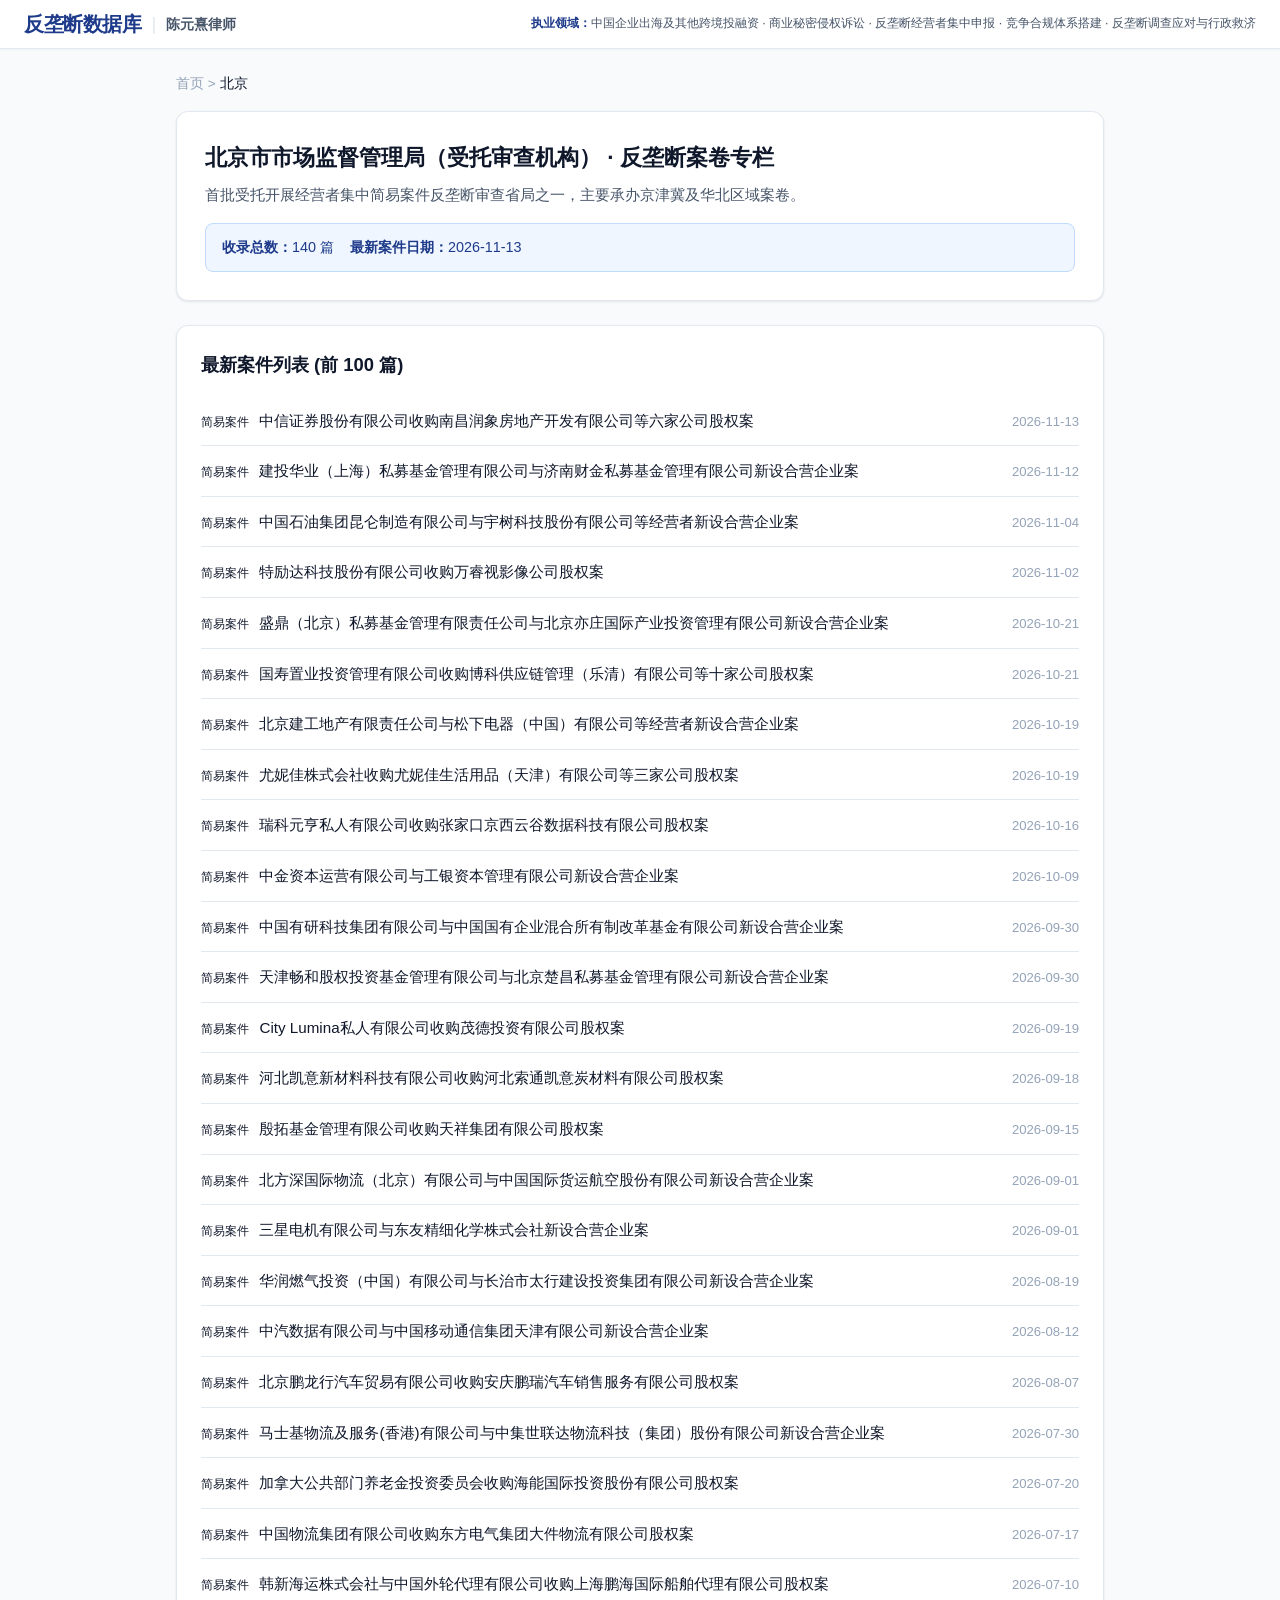
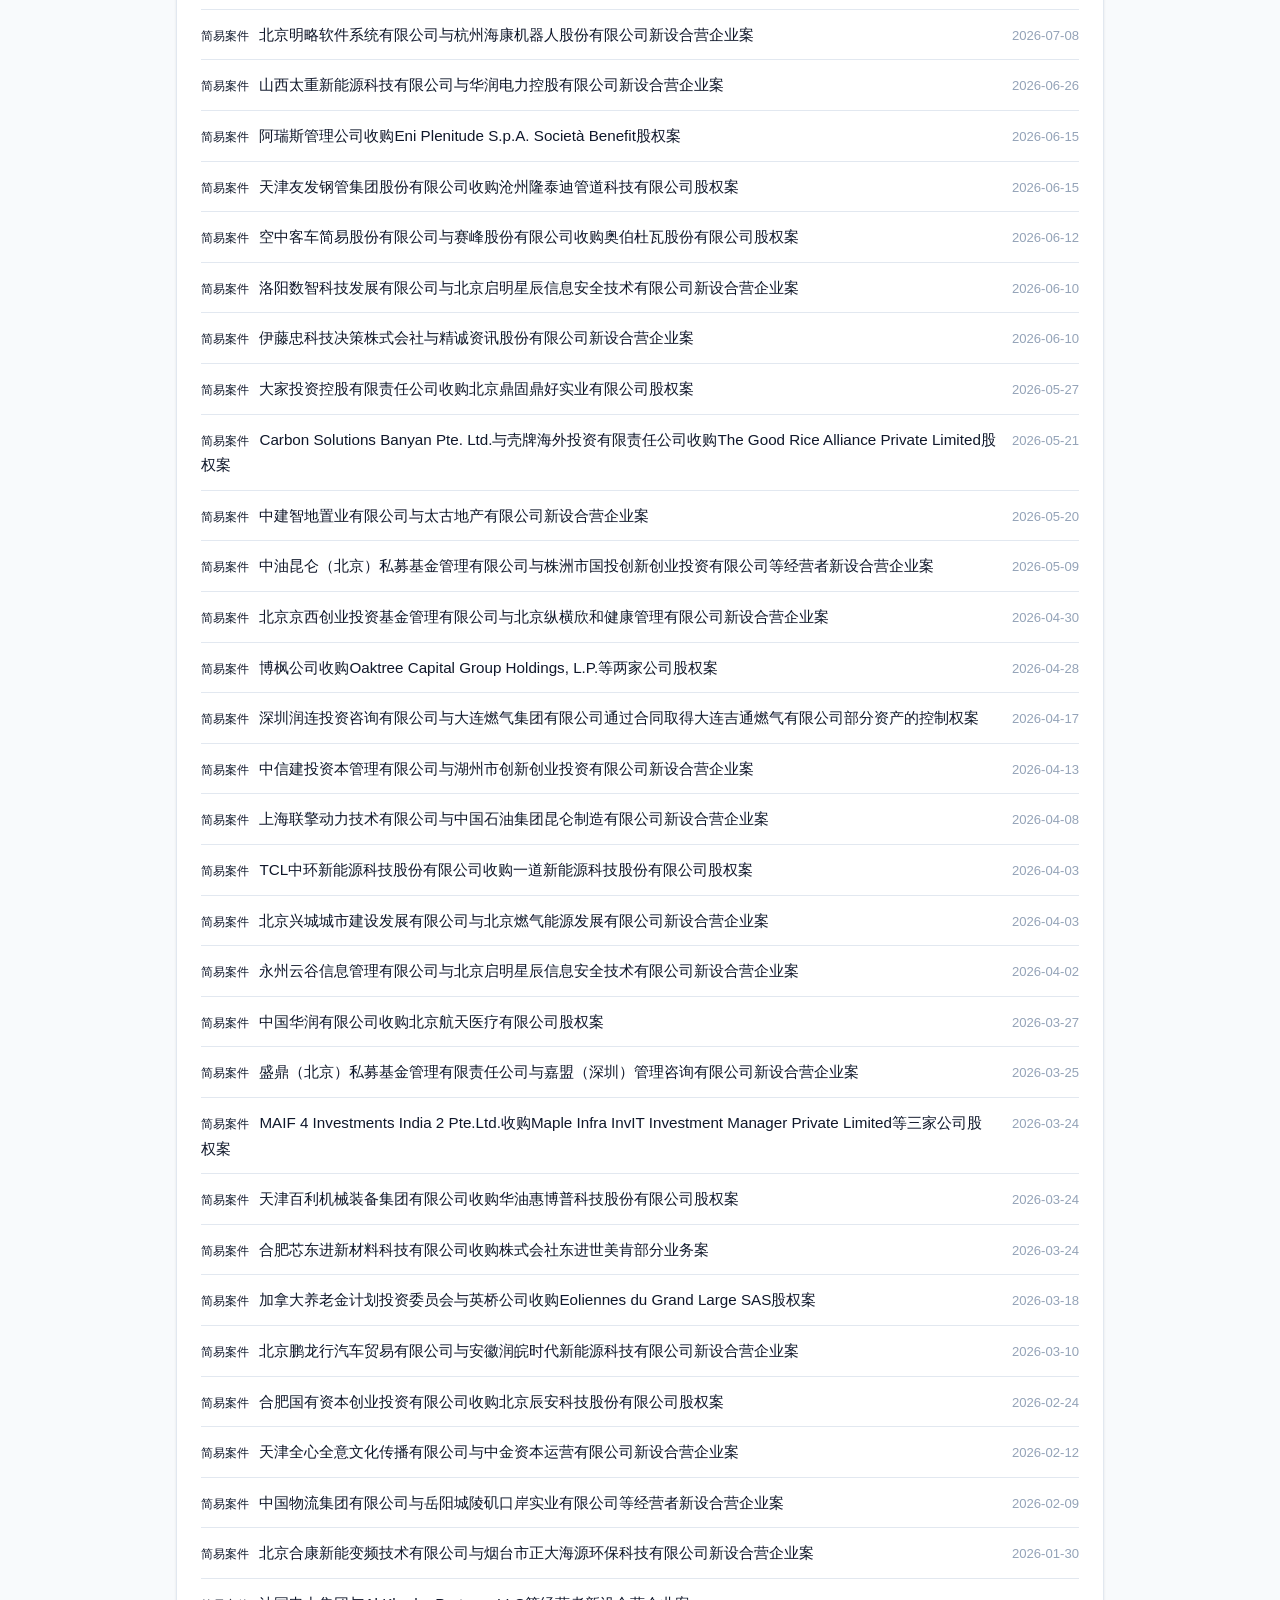
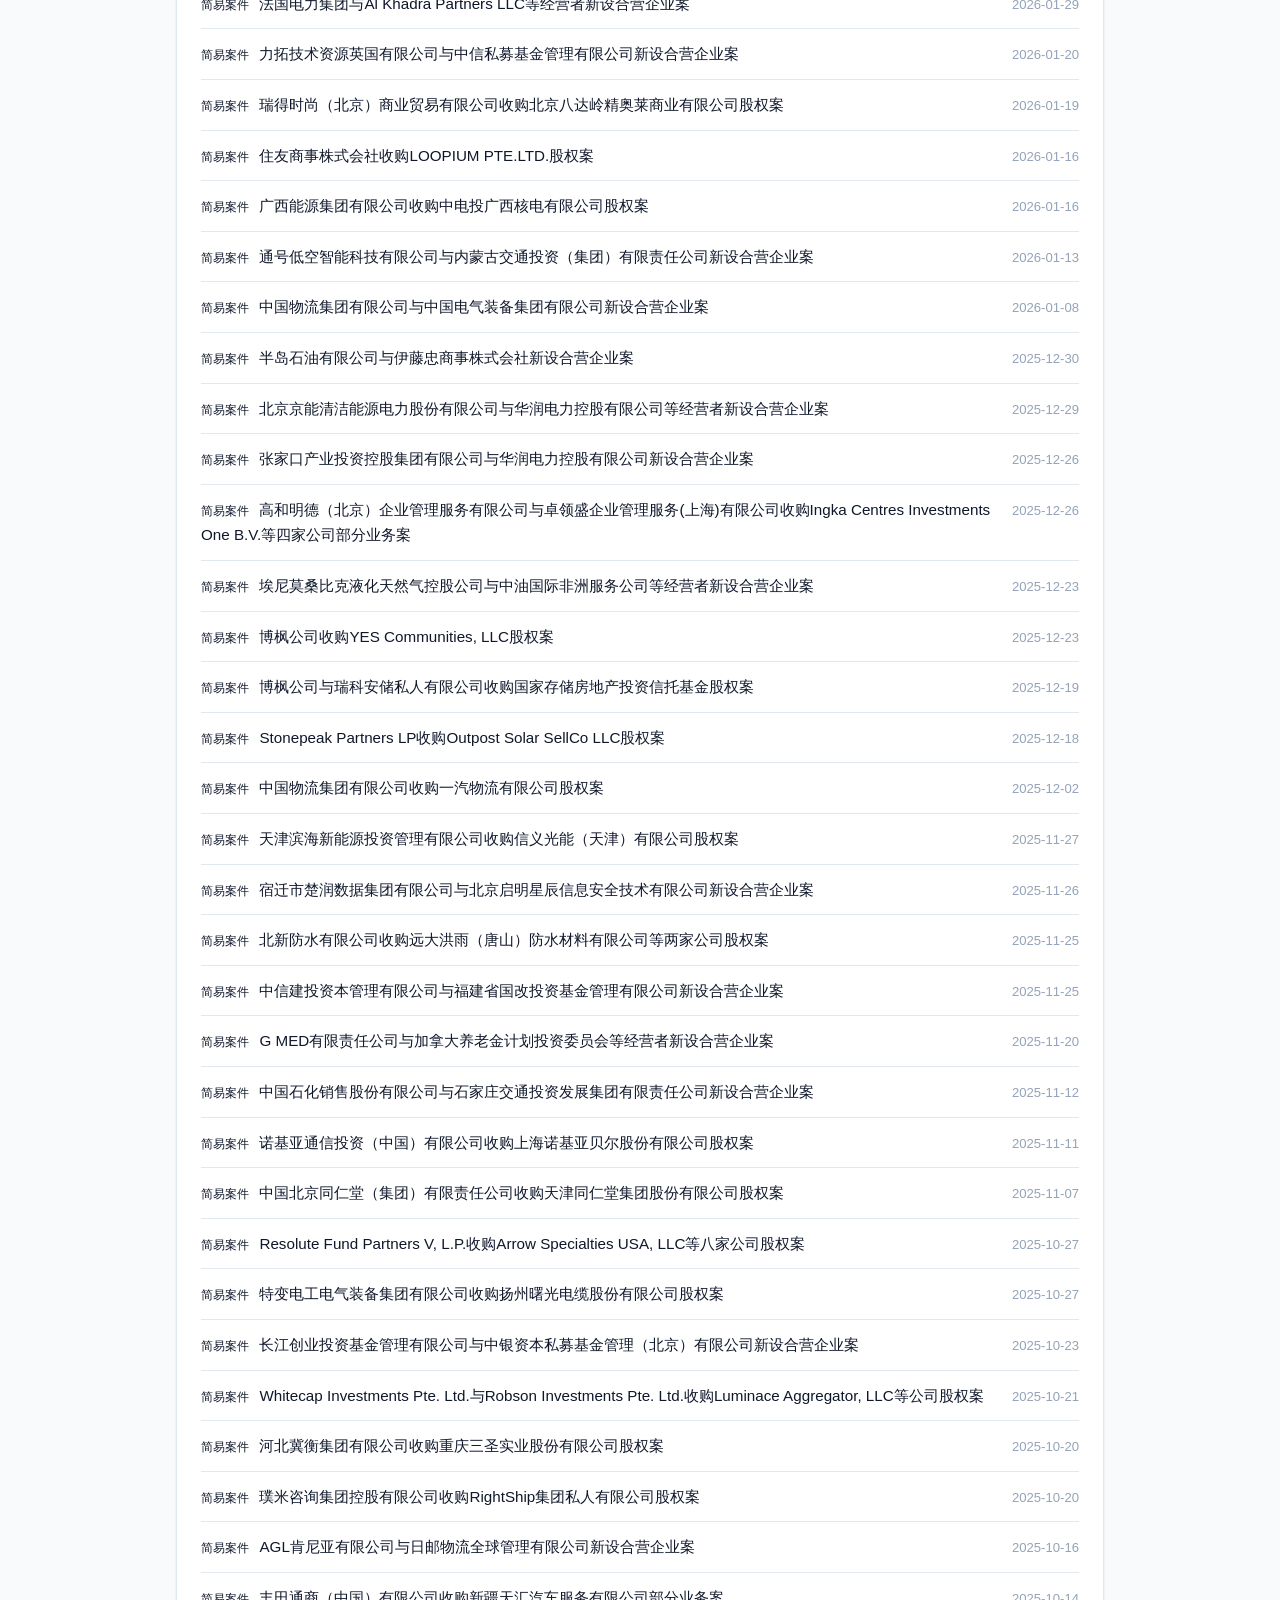
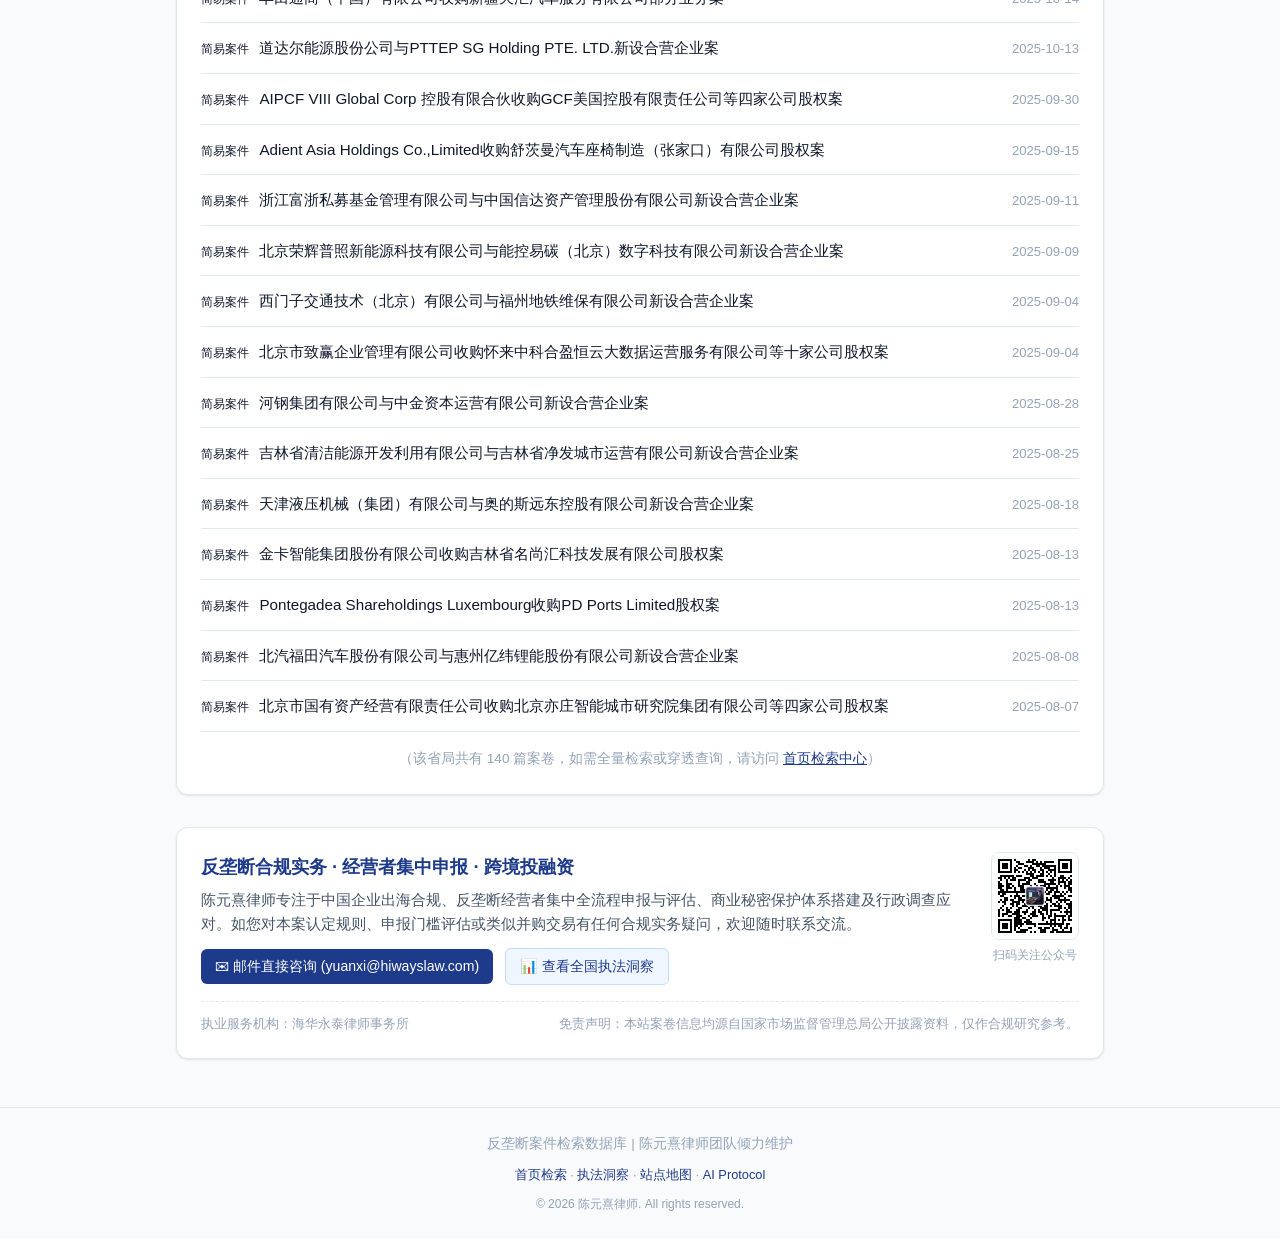
<file: provinces/beijing.html>
<!DOCTYPE html>
<html lang="zh-CN">
<head>
    <meta charset="UTF-8">
    <meta name="viewport" content="width=device-width, initial-scale=1.0">
    <title>北京反垄断案件与审查专题 | 反垄断数据库 · 陈元熹律师</title>
    <meta name="description" content="北京市市场监督管理局（受托审查机构）反垄断案件专栏，共收录140篇反垄断与经营者集中案卷，最新更新于2026-11-13。陈元熹律师提供精准反垄断合规与省局申报实务指引。">
    <link rel="canonical" href="https://samr.yuanxi.net/provinces/beijing.html">
    <link rel="stylesheet" href="../style.css?v=20261120_v1">
</head>
<body>
    
    <header class="header">
        <div class="header-inner">
            <div class="logo">
                <a href="../index.html" class="logo-text" style="text-decoration:none; color:inherit;">
                    <h1 class="logo-title" style="display:inline; font-size:1.25rem;">反垄断数据库</h1>
                    <span class="logo-divider">|</span>
                    <span class="logo-sub">陈元熹律师</span>
                </a>
            </div>
            <div class="header-badge">
                <div class="header-practice-areas">
                    <span class="practice-label">执业领域：</span>中国企业出海及其他跨境投融资 · 商业秘密侵权诉讼 · 反垄断经营者集中申报 · 竞争合规体系搭建 · 反垄断调查应对与行政救济
                </div>
            </div>
        </div>
    </header>
    

    <main class="main-container" style="max-width: 960px; margin: 24px auto; padding: 0 16px;">
        <nav style="font-size: 0.85rem; color: var(--text-muted); margin-bottom: 16px;">
            <a href="../index.html" style="color: inherit; text-decoration: none;">首页</a> &gt; 
            <span style="color: var(--text-primary);">北京</span>
        </nav>

        <section style="background: var(--bg-card); border: 1px solid var(--border); border-radius: var(--radius-lg); padding: 28px; box-shadow: var(--shadow-sm); margin-bottom: 24px;">
            <h1 style="font-size: 1.4rem; color: var(--text-primary); margin-bottom: 8px;">北京市市场监督管理局（受托审查机构） · 反垄断案卷专栏</h1>
            <p style="color: var(--text-secondary); font-size: 0.92rem; line-height: 1.6; margin-bottom: 16px;">
                首批受托开展经营者集中简易案件反垄断审查省局之一，主要承办京津冀及华北区域案卷。
            </p>
            <div style="display: flex; gap: 16px; font-size: 0.9rem; color: var(--accent-blue); background: var(--accent-light); padding: 12px 16px; border-radius: var(--radius-md); border: 1px solid var(--accent-border);">
                <span><strong>收录总数：</strong>140 篇</span>
                <span><strong>最新案件日期：</strong>2026-11-13</span>
            </div>
        </section>

        <section style="background: var(--bg-card); border: 1px solid var(--border); border-radius: var(--radius-lg); padding: 24px; box-shadow: var(--shadow-sm);">
            <h2 style="font-size: 1.15rem; color: var(--text-primary); margin-bottom: 16px;">最新案件列表 (前 100 篇)</h2>
            <ul style="list-style: none; padding-left: 0;">
                
        <li style="border-bottom: 1px solid var(--border); padding: 12px 0; display: flex; justify-content: space-between; align-items: baseline; gap: 16px;">
            <div style="flex: 1;">
                <span class="badge badge-jyaj" style="margin-right: 6px; font-size: 0.75rem;">简易案件</span>
                <a href="../cases/1889a8bf32ce.html" style="color: var(--text-primary); text-decoration: none; font-weight: 500; font-size: 0.95rem;">
                    中信证券股份有限公司收购南昌润象房地产开发有限公司等六家公司股权案
                </a>
            </div>
            <span style="font-size: 0.82rem; color: var(--text-muted); white-space: nowrap;">2026-11-13</span>
        </li>
        
        <li style="border-bottom: 1px solid var(--border); padding: 12px 0; display: flex; justify-content: space-between; align-items: baseline; gap: 16px;">
            <div style="flex: 1;">
                <span class="badge badge-jyaj" style="margin-right: 6px; font-size: 0.75rem;">简易案件</span>
                <a href="../cases/86be3546f62e.html" style="color: var(--text-primary); text-decoration: none; font-weight: 500; font-size: 0.95rem;">
                    建投华业（上海）私募基金管理有限公司与济南财金私募基金管理有限公司新设合营企业案
                </a>
            </div>
            <span style="font-size: 0.82rem; color: var(--text-muted); white-space: nowrap;">2026-11-12</span>
        </li>
        
        <li style="border-bottom: 1px solid var(--border); padding: 12px 0; display: flex; justify-content: space-between; align-items: baseline; gap: 16px;">
            <div style="flex: 1;">
                <span class="badge badge-jyaj" style="margin-right: 6px; font-size: 0.75rem;">简易案件</span>
                <a href="../cases/3d45a5a921f3.html" style="color: var(--text-primary); text-decoration: none; font-weight: 500; font-size: 0.95rem;">
                    中国石油集团昆仑制造有限公司与宇树科技股份有限公司等经营者新设合营企业案
                </a>
            </div>
            <span style="font-size: 0.82rem; color: var(--text-muted); white-space: nowrap;">2026-11-04</span>
        </li>
        
        <li style="border-bottom: 1px solid var(--border); padding: 12px 0; display: flex; justify-content: space-between; align-items: baseline; gap: 16px;">
            <div style="flex: 1;">
                <span class="badge badge-jyaj" style="margin-right: 6px; font-size: 0.75rem;">简易案件</span>
                <a href="../cases/f9ab3aba6558.html" style="color: var(--text-primary); text-decoration: none; font-weight: 500; font-size: 0.95rem;">
                    特励达科技股份有限公司收购万睿视影像公司股权案
                </a>
            </div>
            <span style="font-size: 0.82rem; color: var(--text-muted); white-space: nowrap;">2026-11-02</span>
        </li>
        
        <li style="border-bottom: 1px solid var(--border); padding: 12px 0; display: flex; justify-content: space-between; align-items: baseline; gap: 16px;">
            <div style="flex: 1;">
                <span class="badge badge-jyaj" style="margin-right: 6px; font-size: 0.75rem;">简易案件</span>
                <a href="../cases/71ef977d0036.html" style="color: var(--text-primary); text-decoration: none; font-weight: 500; font-size: 0.95rem;">
                    盛鼎（北京）私募基金管理有限责任公司与北京亦庄国际产业投资管理有限公司新设合营企业案
                </a>
            </div>
            <span style="font-size: 0.82rem; color: var(--text-muted); white-space: nowrap;">2026-10-21</span>
        </li>
        
        <li style="border-bottom: 1px solid var(--border); padding: 12px 0; display: flex; justify-content: space-between; align-items: baseline; gap: 16px;">
            <div style="flex: 1;">
                <span class="badge badge-jyaj" style="margin-right: 6px; font-size: 0.75rem;">简易案件</span>
                <a href="../cases/759d835e159f.html" style="color: var(--text-primary); text-decoration: none; font-weight: 500; font-size: 0.95rem;">
                    国寿置业投资管理有限公司收购博科供应链管理（乐清）有限公司等十家公司股权案
                </a>
            </div>
            <span style="font-size: 0.82rem; color: var(--text-muted); white-space: nowrap;">2026-10-21</span>
        </li>
        
        <li style="border-bottom: 1px solid var(--border); padding: 12px 0; display: flex; justify-content: space-between; align-items: baseline; gap: 16px;">
            <div style="flex: 1;">
                <span class="badge badge-jyaj" style="margin-right: 6px; font-size: 0.75rem;">简易案件</span>
                <a href="../cases/d59f2ec99b1d.html" style="color: var(--text-primary); text-decoration: none; font-weight: 500; font-size: 0.95rem;">
                    北京建工地产有限责任公司与松下电器（中国）有限公司等经营者新设合营企业案
                </a>
            </div>
            <span style="font-size: 0.82rem; color: var(--text-muted); white-space: nowrap;">2026-10-19</span>
        </li>
        
        <li style="border-bottom: 1px solid var(--border); padding: 12px 0; display: flex; justify-content: space-between; align-items: baseline; gap: 16px;">
            <div style="flex: 1;">
                <span class="badge badge-jyaj" style="margin-right: 6px; font-size: 0.75rem;">简易案件</span>
                <a href="../cases/8730d37b6dee.html" style="color: var(--text-primary); text-decoration: none; font-weight: 500; font-size: 0.95rem;">
                    尤妮佳株式会社收购尤妮佳生活用品（天津）有限公司等三家公司股权案
                </a>
            </div>
            <span style="font-size: 0.82rem; color: var(--text-muted); white-space: nowrap;">2026-10-19</span>
        </li>
        
        <li style="border-bottom: 1px solid var(--border); padding: 12px 0; display: flex; justify-content: space-between; align-items: baseline; gap: 16px;">
            <div style="flex: 1;">
                <span class="badge badge-jyaj" style="margin-right: 6px; font-size: 0.75rem;">简易案件</span>
                <a href="../cases/883fef669e60.html" style="color: var(--text-primary); text-decoration: none; font-weight: 500; font-size: 0.95rem;">
                    瑞科元亨私人有限公司收购张家口京西云谷数据科技有限公司股权案
                </a>
            </div>
            <span style="font-size: 0.82rem; color: var(--text-muted); white-space: nowrap;">2026-10-16</span>
        </li>
        
        <li style="border-bottom: 1px solid var(--border); padding: 12px 0; display: flex; justify-content: space-between; align-items: baseline; gap: 16px;">
            <div style="flex: 1;">
                <span class="badge badge-jyaj" style="margin-right: 6px; font-size: 0.75rem;">简易案件</span>
                <a href="../cases/671ea3434e0d.html" style="color: var(--text-primary); text-decoration: none; font-weight: 500; font-size: 0.95rem;">
                    中金资本运营有限公司与工银资本管理有限公司新设合营企业案
                </a>
            </div>
            <span style="font-size: 0.82rem; color: var(--text-muted); white-space: nowrap;">2026-10-09</span>
        </li>
        
        <li style="border-bottom: 1px solid var(--border); padding: 12px 0; display: flex; justify-content: space-between; align-items: baseline; gap: 16px;">
            <div style="flex: 1;">
                <span class="badge badge-jyaj" style="margin-right: 6px; font-size: 0.75rem;">简易案件</span>
                <a href="../cases/1a0a3e225a99.html" style="color: var(--text-primary); text-decoration: none; font-weight: 500; font-size: 0.95rem;">
                    中国有研科技集团有限公司与中国国有企业混合所有制改革基金有限公司新设合营企业案
                </a>
            </div>
            <span style="font-size: 0.82rem; color: var(--text-muted); white-space: nowrap;">2026-09-30</span>
        </li>
        
        <li style="border-bottom: 1px solid var(--border); padding: 12px 0; display: flex; justify-content: space-between; align-items: baseline; gap: 16px;">
            <div style="flex: 1;">
                <span class="badge badge-jyaj" style="margin-right: 6px; font-size: 0.75rem;">简易案件</span>
                <a href="../cases/8cfc78a49723.html" style="color: var(--text-primary); text-decoration: none; font-weight: 500; font-size: 0.95rem;">
                    天津畅和股权投资基金管理有限公司与北京楚昌私募基金管理有限公司新设合营企业案
                </a>
            </div>
            <span style="font-size: 0.82rem; color: var(--text-muted); white-space: nowrap;">2026-09-30</span>
        </li>
        
        <li style="border-bottom: 1px solid var(--border); padding: 12px 0; display: flex; justify-content: space-between; align-items: baseline; gap: 16px;">
            <div style="flex: 1;">
                <span class="badge badge-jyaj" style="margin-right: 6px; font-size: 0.75rem;">简易案件</span>
                <a href="../cases/2f0848365d48.html" style="color: var(--text-primary); text-decoration: none; font-weight: 500; font-size: 0.95rem;">
                    City Lumina私人有限公司收购茂德投资有限公司股权案
                </a>
            </div>
            <span style="font-size: 0.82rem; color: var(--text-muted); white-space: nowrap;">2026-09-19</span>
        </li>
        
        <li style="border-bottom: 1px solid var(--border); padding: 12px 0; display: flex; justify-content: space-between; align-items: baseline; gap: 16px;">
            <div style="flex: 1;">
                <span class="badge badge-jyaj" style="margin-right: 6px; font-size: 0.75rem;">简易案件</span>
                <a href="../cases/b17dfcf90818.html" style="color: var(--text-primary); text-decoration: none; font-weight: 500; font-size: 0.95rem;">
                    河北凯意新材料科技有限公司收购河北索通凯意炭材料有限公司股权案
                </a>
            </div>
            <span style="font-size: 0.82rem; color: var(--text-muted); white-space: nowrap;">2026-09-18</span>
        </li>
        
        <li style="border-bottom: 1px solid var(--border); padding: 12px 0; display: flex; justify-content: space-between; align-items: baseline; gap: 16px;">
            <div style="flex: 1;">
                <span class="badge badge-jyaj" style="margin-right: 6px; font-size: 0.75rem;">简易案件</span>
                <a href="../cases/97dc547a5c81.html" style="color: var(--text-primary); text-decoration: none; font-weight: 500; font-size: 0.95rem;">
                    殷拓基金管理有限公司收购天祥集团有限公司股权案
                </a>
            </div>
            <span style="font-size: 0.82rem; color: var(--text-muted); white-space: nowrap;">2026-09-15</span>
        </li>
        
        <li style="border-bottom: 1px solid var(--border); padding: 12px 0; display: flex; justify-content: space-between; align-items: baseline; gap: 16px;">
            <div style="flex: 1;">
                <span class="badge badge-jyaj" style="margin-right: 6px; font-size: 0.75rem;">简易案件</span>
                <a href="../cases/f54f759939fa.html" style="color: var(--text-primary); text-decoration: none; font-weight: 500; font-size: 0.95rem;">
                    北方深国际物流（北京）有限公司与中国国际货运航空股份有限公司新设合营企业案
                </a>
            </div>
            <span style="font-size: 0.82rem; color: var(--text-muted); white-space: nowrap;">2026-09-01</span>
        </li>
        
        <li style="border-bottom: 1px solid var(--border); padding: 12px 0; display: flex; justify-content: space-between; align-items: baseline; gap: 16px;">
            <div style="flex: 1;">
                <span class="badge badge-jyaj" style="margin-right: 6px; font-size: 0.75rem;">简易案件</span>
                <a href="../cases/2a93f5daa3cd.html" style="color: var(--text-primary); text-decoration: none; font-weight: 500; font-size: 0.95rem;">
                    三星电机有限公司与东友精细化学株式会社新设合营企业案
                </a>
            </div>
            <span style="font-size: 0.82rem; color: var(--text-muted); white-space: nowrap;">2026-09-01</span>
        </li>
        
        <li style="border-bottom: 1px solid var(--border); padding: 12px 0; display: flex; justify-content: space-between; align-items: baseline; gap: 16px;">
            <div style="flex: 1;">
                <span class="badge badge-jyaj" style="margin-right: 6px; font-size: 0.75rem;">简易案件</span>
                <a href="../cases/00dbe598481b.html" style="color: var(--text-primary); text-decoration: none; font-weight: 500; font-size: 0.95rem;">
                    华润燃气投资（中国）有限公司与长治市太行建设投资集团有限公司新设合营企业案
                </a>
            </div>
            <span style="font-size: 0.82rem; color: var(--text-muted); white-space: nowrap;">2026-08-19</span>
        </li>
        
        <li style="border-bottom: 1px solid var(--border); padding: 12px 0; display: flex; justify-content: space-between; align-items: baseline; gap: 16px;">
            <div style="flex: 1;">
                <span class="badge badge-jyaj" style="margin-right: 6px; font-size: 0.75rem;">简易案件</span>
                <a href="../cases/e36d7d325277.html" style="color: var(--text-primary); text-decoration: none; font-weight: 500; font-size: 0.95rem;">
                    中汽数据有限公司与中国移动通信集团天津有限公司新设合营企业案
                </a>
            </div>
            <span style="font-size: 0.82rem; color: var(--text-muted); white-space: nowrap;">2026-08-12</span>
        </li>
        
        <li style="border-bottom: 1px solid var(--border); padding: 12px 0; display: flex; justify-content: space-between; align-items: baseline; gap: 16px;">
            <div style="flex: 1;">
                <span class="badge badge-jyaj" style="margin-right: 6px; font-size: 0.75rem;">简易案件</span>
                <a href="../cases/1ea2c4dcd239.html" style="color: var(--text-primary); text-decoration: none; font-weight: 500; font-size: 0.95rem;">
                    北京鹏龙行汽车贸易有限公司收购安庆鹏瑞汽车销售服务有限公司股权案
                </a>
            </div>
            <span style="font-size: 0.82rem; color: var(--text-muted); white-space: nowrap;">2026-08-07</span>
        </li>
        
        <li style="border-bottom: 1px solid var(--border); padding: 12px 0; display: flex; justify-content: space-between; align-items: baseline; gap: 16px;">
            <div style="flex: 1;">
                <span class="badge badge-jyaj" style="margin-right: 6px; font-size: 0.75rem;">简易案件</span>
                <a href="../cases/b60464c313b7.html" style="color: var(--text-primary); text-decoration: none; font-weight: 500; font-size: 0.95rem;">
                    马士基物流及服务(香港)有限公司与中集世联达物流科技（集团）股份有限公司新设合营企业案
                </a>
            </div>
            <span style="font-size: 0.82rem; color: var(--text-muted); white-space: nowrap;">2026-07-30</span>
        </li>
        
        <li style="border-bottom: 1px solid var(--border); padding: 12px 0; display: flex; justify-content: space-between; align-items: baseline; gap: 16px;">
            <div style="flex: 1;">
                <span class="badge badge-jyaj" style="margin-right: 6px; font-size: 0.75rem;">简易案件</span>
                <a href="../cases/885a08ace5dd.html" style="color: var(--text-primary); text-decoration: none; font-weight: 500; font-size: 0.95rem;">
                    加拿大公共部门养老金投资委员会收购海能国际投资股份有限公司股权案
                </a>
            </div>
            <span style="font-size: 0.82rem; color: var(--text-muted); white-space: nowrap;">2026-07-20</span>
        </li>
        
        <li style="border-bottom: 1px solid var(--border); padding: 12px 0; display: flex; justify-content: space-between; align-items: baseline; gap: 16px;">
            <div style="flex: 1;">
                <span class="badge badge-jyaj" style="margin-right: 6px; font-size: 0.75rem;">简易案件</span>
                <a href="../cases/6c79226cdee2.html" style="color: var(--text-primary); text-decoration: none; font-weight: 500; font-size: 0.95rem;">
                    中国物流集团有限公司收购东方电气集团大件物流有限公司股权案
                </a>
            </div>
            <span style="font-size: 0.82rem; color: var(--text-muted); white-space: nowrap;">2026-07-17</span>
        </li>
        
        <li style="border-bottom: 1px solid var(--border); padding: 12px 0; display: flex; justify-content: space-between; align-items: baseline; gap: 16px;">
            <div style="flex: 1;">
                <span class="badge badge-jyaj" style="margin-right: 6px; font-size: 0.75rem;">简易案件</span>
                <a href="../cases/396b20d363c9.html" style="color: var(--text-primary); text-decoration: none; font-weight: 500; font-size: 0.95rem;">
                    韩新海运株式会社与中国外轮代理有限公司收购上海鹏海国际船舶代理有限公司股权案
                </a>
            </div>
            <span style="font-size: 0.82rem; color: var(--text-muted); white-space: nowrap;">2026-07-10</span>
        </li>
        
        <li style="border-bottom: 1px solid var(--border); padding: 12px 0; display: flex; justify-content: space-between; align-items: baseline; gap: 16px;">
            <div style="flex: 1;">
                <span class="badge badge-jyaj" style="margin-right: 6px; font-size: 0.75rem;">简易案件</span>
                <a href="../cases/4fff04e0f80b.html" style="color: var(--text-primary); text-decoration: none; font-weight: 500; font-size: 0.95rem;">
                    北京明略软件系统有限公司与杭州海康机器人股份有限公司新设合营企业案
                </a>
            </div>
            <span style="font-size: 0.82rem; color: var(--text-muted); white-space: nowrap;">2026-07-08</span>
        </li>
        
        <li style="border-bottom: 1px solid var(--border); padding: 12px 0; display: flex; justify-content: space-between; align-items: baseline; gap: 16px;">
            <div style="flex: 1;">
                <span class="badge badge-jyaj" style="margin-right: 6px; font-size: 0.75rem;">简易案件</span>
                <a href="../cases/ee10663a4c6c.html" style="color: var(--text-primary); text-decoration: none; font-weight: 500; font-size: 0.95rem;">
                    山西太重新能源科技有限公司与华润电力控股有限公司新设合营企业案
                </a>
            </div>
            <span style="font-size: 0.82rem; color: var(--text-muted); white-space: nowrap;">2026-06-26</span>
        </li>
        
        <li style="border-bottom: 1px solid var(--border); padding: 12px 0; display: flex; justify-content: space-between; align-items: baseline; gap: 16px;">
            <div style="flex: 1;">
                <span class="badge badge-jyaj" style="margin-right: 6px; font-size: 0.75rem;">简易案件</span>
                <a href="../cases/23621f4bfeb6.html" style="color: var(--text-primary); text-decoration: none; font-weight: 500; font-size: 0.95rem;">
                    阿瑞斯管理公司收购Eni Plenitude S.p.A. Società Benefit股权案
                </a>
            </div>
            <span style="font-size: 0.82rem; color: var(--text-muted); white-space: nowrap;">2026-06-15</span>
        </li>
        
        <li style="border-bottom: 1px solid var(--border); padding: 12px 0; display: flex; justify-content: space-between; align-items: baseline; gap: 16px;">
            <div style="flex: 1;">
                <span class="badge badge-jyaj" style="margin-right: 6px; font-size: 0.75rem;">简易案件</span>
                <a href="../cases/c3c032d2c7ed.html" style="color: var(--text-primary); text-decoration: none; font-weight: 500; font-size: 0.95rem;">
                    天津友发钢管集团股份有限公司收购沧州隆泰迪管道科技有限公司股权案
                </a>
            </div>
            <span style="font-size: 0.82rem; color: var(--text-muted); white-space: nowrap;">2026-06-15</span>
        </li>
        
        <li style="border-bottom: 1px solid var(--border); padding: 12px 0; display: flex; justify-content: space-between; align-items: baseline; gap: 16px;">
            <div style="flex: 1;">
                <span class="badge badge-jyaj" style="margin-right: 6px; font-size: 0.75rem;">简易案件</span>
                <a href="../cases/c0de17ef3f60.html" style="color: var(--text-primary); text-decoration: none; font-weight: 500; font-size: 0.95rem;">
                    空中客车简易股份有限公司与赛峰股份有限公司收购奥伯杜瓦股份有限公司股权案
                </a>
            </div>
            <span style="font-size: 0.82rem; color: var(--text-muted); white-space: nowrap;">2026-06-12</span>
        </li>
        
        <li style="border-bottom: 1px solid var(--border); padding: 12px 0; display: flex; justify-content: space-between; align-items: baseline; gap: 16px;">
            <div style="flex: 1;">
                <span class="badge badge-jyaj" style="margin-right: 6px; font-size: 0.75rem;">简易案件</span>
                <a href="../cases/3760e1128769.html" style="color: var(--text-primary); text-decoration: none; font-weight: 500; font-size: 0.95rem;">
                    洛阳数智科技发展有限公司与北京启明星辰信息安全技术有限公司新设合营企业案
                </a>
            </div>
            <span style="font-size: 0.82rem; color: var(--text-muted); white-space: nowrap;">2026-06-10</span>
        </li>
        
        <li style="border-bottom: 1px solid var(--border); padding: 12px 0; display: flex; justify-content: space-between; align-items: baseline; gap: 16px;">
            <div style="flex: 1;">
                <span class="badge badge-jyaj" style="margin-right: 6px; font-size: 0.75rem;">简易案件</span>
                <a href="../cases/001413a720e4.html" style="color: var(--text-primary); text-decoration: none; font-weight: 500; font-size: 0.95rem;">
                    伊藤忠科技决策株式会社与精诚资讯股份有限公司新设合营企业案
                </a>
            </div>
            <span style="font-size: 0.82rem; color: var(--text-muted); white-space: nowrap;">2026-06-10</span>
        </li>
        
        <li style="border-bottom: 1px solid var(--border); padding: 12px 0; display: flex; justify-content: space-between; align-items: baseline; gap: 16px;">
            <div style="flex: 1;">
                <span class="badge badge-jyaj" style="margin-right: 6px; font-size: 0.75rem;">简易案件</span>
                <a href="../cases/ed5d7b74a7b0.html" style="color: var(--text-primary); text-decoration: none; font-weight: 500; font-size: 0.95rem;">
                    大家投资控股有限责任公司收购北京鼎固鼎好实业有限公司股权案
                </a>
            </div>
            <span style="font-size: 0.82rem; color: var(--text-muted); white-space: nowrap;">2026-05-27</span>
        </li>
        
        <li style="border-bottom: 1px solid var(--border); padding: 12px 0; display: flex; justify-content: space-between; align-items: baseline; gap: 16px;">
            <div style="flex: 1;">
                <span class="badge badge-jyaj" style="margin-right: 6px; font-size: 0.75rem;">简易案件</span>
                <a href="../cases/4ac64f127dc9.html" style="color: var(--text-primary); text-decoration: none; font-weight: 500; font-size: 0.95rem;">
                    Carbon Solutions Banyan Pte. Ltd.与壳牌海外投资有限责任公司收购The Good Rice Alliance Private Limited股权案
                </a>
            </div>
            <span style="font-size: 0.82rem; color: var(--text-muted); white-space: nowrap;">2026-05-21</span>
        </li>
        
        <li style="border-bottom: 1px solid var(--border); padding: 12px 0; display: flex; justify-content: space-between; align-items: baseline; gap: 16px;">
            <div style="flex: 1;">
                <span class="badge badge-jyaj" style="margin-right: 6px; font-size: 0.75rem;">简易案件</span>
                <a href="../cases/0e3b4010efef.html" style="color: var(--text-primary); text-decoration: none; font-weight: 500; font-size: 0.95rem;">
                    中建智地置业有限公司与太古地产有限公司新设合营企业案
                </a>
            </div>
            <span style="font-size: 0.82rem; color: var(--text-muted); white-space: nowrap;">2026-05-20</span>
        </li>
        
        <li style="border-bottom: 1px solid var(--border); padding: 12px 0; display: flex; justify-content: space-between; align-items: baseline; gap: 16px;">
            <div style="flex: 1;">
                <span class="badge badge-jyaj" style="margin-right: 6px; font-size: 0.75rem;">简易案件</span>
                <a href="../cases/a0d9f7b3ed96.html" style="color: var(--text-primary); text-decoration: none; font-weight: 500; font-size: 0.95rem;">
                    中油昆仑（北京）私募基金管理有限公司与株洲市国投创新创业投资有限公司等经营者新设合营企业案
                </a>
            </div>
            <span style="font-size: 0.82rem; color: var(--text-muted); white-space: nowrap;">2026-05-09</span>
        </li>
        
        <li style="border-bottom: 1px solid var(--border); padding: 12px 0; display: flex; justify-content: space-between; align-items: baseline; gap: 16px;">
            <div style="flex: 1;">
                <span class="badge badge-jyaj" style="margin-right: 6px; font-size: 0.75rem;">简易案件</span>
                <a href="../cases/a8def74cc3d9.html" style="color: var(--text-primary); text-decoration: none; font-weight: 500; font-size: 0.95rem;">
                    北京京西创业投资基金管理有限公司与北京纵横欣和健康管理有限公司新设合营企业案
                </a>
            </div>
            <span style="font-size: 0.82rem; color: var(--text-muted); white-space: nowrap;">2026-04-30</span>
        </li>
        
        <li style="border-bottom: 1px solid var(--border); padding: 12px 0; display: flex; justify-content: space-between; align-items: baseline; gap: 16px;">
            <div style="flex: 1;">
                <span class="badge badge-jyaj" style="margin-right: 6px; font-size: 0.75rem;">简易案件</span>
                <a href="../cases/5a8f75797706.html" style="color: var(--text-primary); text-decoration: none; font-weight: 500; font-size: 0.95rem;">
                    博枫公司收购Oaktree Capital Group Holdings, L.P.等两家公司股权案
                </a>
            </div>
            <span style="font-size: 0.82rem; color: var(--text-muted); white-space: nowrap;">2026-04-28</span>
        </li>
        
        <li style="border-bottom: 1px solid var(--border); padding: 12px 0; display: flex; justify-content: space-between; align-items: baseline; gap: 16px;">
            <div style="flex: 1;">
                <span class="badge badge-jyaj" style="margin-right: 6px; font-size: 0.75rem;">简易案件</span>
                <a href="../cases/686090486372.html" style="color: var(--text-primary); text-decoration: none; font-weight: 500; font-size: 0.95rem;">
                    深圳润连投资咨询有限公司与大连燃气集团有限公司通过合同取得大连吉通燃气有限公司部分资产的控制权案
                </a>
            </div>
            <span style="font-size: 0.82rem; color: var(--text-muted); white-space: nowrap;">2026-04-17</span>
        </li>
        
        <li style="border-bottom: 1px solid var(--border); padding: 12px 0; display: flex; justify-content: space-between; align-items: baseline; gap: 16px;">
            <div style="flex: 1;">
                <span class="badge badge-jyaj" style="margin-right: 6px; font-size: 0.75rem;">简易案件</span>
                <a href="../cases/a8b2730a2d90.html" style="color: var(--text-primary); text-decoration: none; font-weight: 500; font-size: 0.95rem;">
                    中信建投资本管理有限公司与湖州市创新创业投资有限公司新设合营企业案
                </a>
            </div>
            <span style="font-size: 0.82rem; color: var(--text-muted); white-space: nowrap;">2026-04-13</span>
        </li>
        
        <li style="border-bottom: 1px solid var(--border); padding: 12px 0; display: flex; justify-content: space-between; align-items: baseline; gap: 16px;">
            <div style="flex: 1;">
                <span class="badge badge-jyaj" style="margin-right: 6px; font-size: 0.75rem;">简易案件</span>
                <a href="../cases/31dcb23d1bc2.html" style="color: var(--text-primary); text-decoration: none; font-weight: 500; font-size: 0.95rem;">
                    上海联擎动力技术有限公司与中国石油集团昆仑制造有限公司新设合营企业案
                </a>
            </div>
            <span style="font-size: 0.82rem; color: var(--text-muted); white-space: nowrap;">2026-04-08</span>
        </li>
        
        <li style="border-bottom: 1px solid var(--border); padding: 12px 0; display: flex; justify-content: space-between; align-items: baseline; gap: 16px;">
            <div style="flex: 1;">
                <span class="badge badge-jyaj" style="margin-right: 6px; font-size: 0.75rem;">简易案件</span>
                <a href="../cases/870f6ed1e476.html" style="color: var(--text-primary); text-decoration: none; font-weight: 500; font-size: 0.95rem;">
                    TCL中环新能源科技股份有限公司收购一道新能源科技股份有限公司股权案
                </a>
            </div>
            <span style="font-size: 0.82rem; color: var(--text-muted); white-space: nowrap;">2026-04-03</span>
        </li>
        
        <li style="border-bottom: 1px solid var(--border); padding: 12px 0; display: flex; justify-content: space-between; align-items: baseline; gap: 16px;">
            <div style="flex: 1;">
                <span class="badge badge-jyaj" style="margin-right: 6px; font-size: 0.75rem;">简易案件</span>
                <a href="../cases/e71eb33cec58.html" style="color: var(--text-primary); text-decoration: none; font-weight: 500; font-size: 0.95rem;">
                    北京兴城城市建设发展有限公司与北京燃气能源发展有限公司新设合营企业案
                </a>
            </div>
            <span style="font-size: 0.82rem; color: var(--text-muted); white-space: nowrap;">2026-04-03</span>
        </li>
        
        <li style="border-bottom: 1px solid var(--border); padding: 12px 0; display: flex; justify-content: space-between; align-items: baseline; gap: 16px;">
            <div style="flex: 1;">
                <span class="badge badge-jyaj" style="margin-right: 6px; font-size: 0.75rem;">简易案件</span>
                <a href="../cases/8608b482bfac.html" style="color: var(--text-primary); text-decoration: none; font-weight: 500; font-size: 0.95rem;">
                    永州云谷信息管理有限公司与北京启明星辰信息安全技术有限公司新设合营企业案
                </a>
            </div>
            <span style="font-size: 0.82rem; color: var(--text-muted); white-space: nowrap;">2026-04-02</span>
        </li>
        
        <li style="border-bottom: 1px solid var(--border); padding: 12px 0; display: flex; justify-content: space-between; align-items: baseline; gap: 16px;">
            <div style="flex: 1;">
                <span class="badge badge-jyaj" style="margin-right: 6px; font-size: 0.75rem;">简易案件</span>
                <a href="../cases/4c1a370b4adf.html" style="color: var(--text-primary); text-decoration: none; font-weight: 500; font-size: 0.95rem;">
                    中国华润有限公司收购北京航天医疗有限公司股权案
                </a>
            </div>
            <span style="font-size: 0.82rem; color: var(--text-muted); white-space: nowrap;">2026-03-27</span>
        </li>
        
        <li style="border-bottom: 1px solid var(--border); padding: 12px 0; display: flex; justify-content: space-between; align-items: baseline; gap: 16px;">
            <div style="flex: 1;">
                <span class="badge badge-jyaj" style="margin-right: 6px; font-size: 0.75rem;">简易案件</span>
                <a href="../cases/a2fbebe5c71c.html" style="color: var(--text-primary); text-decoration: none; font-weight: 500; font-size: 0.95rem;">
                    盛鼎（北京）私募基金管理有限责任公司与嘉盟（深圳）管理咨询有限公司新设合营企业案
                </a>
            </div>
            <span style="font-size: 0.82rem; color: var(--text-muted); white-space: nowrap;">2026-03-25</span>
        </li>
        
        <li style="border-bottom: 1px solid var(--border); padding: 12px 0; display: flex; justify-content: space-between; align-items: baseline; gap: 16px;">
            <div style="flex: 1;">
                <span class="badge badge-jyaj" style="margin-right: 6px; font-size: 0.75rem;">简易案件</span>
                <a href="../cases/effb5fd65001.html" style="color: var(--text-primary); text-decoration: none; font-weight: 500; font-size: 0.95rem;">
                    MAIF 4 Investments India 2 Pte.Ltd.收购Maple Infra InvIT Investment Manager Private Limited等三家公司股权案
                </a>
            </div>
            <span style="font-size: 0.82rem; color: var(--text-muted); white-space: nowrap;">2026-03-24</span>
        </li>
        
        <li style="border-bottom: 1px solid var(--border); padding: 12px 0; display: flex; justify-content: space-between; align-items: baseline; gap: 16px;">
            <div style="flex: 1;">
                <span class="badge badge-jyaj" style="margin-right: 6px; font-size: 0.75rem;">简易案件</span>
                <a href="../cases/e2ddc8a8466e.html" style="color: var(--text-primary); text-decoration: none; font-weight: 500; font-size: 0.95rem;">
                    天津百利机械装备集团有限公司收购华油惠博普科技股份有限公司股权案
                </a>
            </div>
            <span style="font-size: 0.82rem; color: var(--text-muted); white-space: nowrap;">2026-03-24</span>
        </li>
        
        <li style="border-bottom: 1px solid var(--border); padding: 12px 0; display: flex; justify-content: space-between; align-items: baseline; gap: 16px;">
            <div style="flex: 1;">
                <span class="badge badge-jyaj" style="margin-right: 6px; font-size: 0.75rem;">简易案件</span>
                <a href="../cases/a33fcb969eb6.html" style="color: var(--text-primary); text-decoration: none; font-weight: 500; font-size: 0.95rem;">
                    合肥芯东进新材料科技有限公司收购株式会社东进世美肯部分业务案
                </a>
            </div>
            <span style="font-size: 0.82rem; color: var(--text-muted); white-space: nowrap;">2026-03-24</span>
        </li>
        
        <li style="border-bottom: 1px solid var(--border); padding: 12px 0; display: flex; justify-content: space-between; align-items: baseline; gap: 16px;">
            <div style="flex: 1;">
                <span class="badge badge-jyaj" style="margin-right: 6px; font-size: 0.75rem;">简易案件</span>
                <a href="../cases/974e50d522a5.html" style="color: var(--text-primary); text-decoration: none; font-weight: 500; font-size: 0.95rem;">
                    加拿大养老金计划投资委员会与英桥公司收购Eoliennes du Grand Large SAS股权案
                </a>
            </div>
            <span style="font-size: 0.82rem; color: var(--text-muted); white-space: nowrap;">2026-03-18</span>
        </li>
        
        <li style="border-bottom: 1px solid var(--border); padding: 12px 0; display: flex; justify-content: space-between; align-items: baseline; gap: 16px;">
            <div style="flex: 1;">
                <span class="badge badge-jyaj" style="margin-right: 6px; font-size: 0.75rem;">简易案件</span>
                <a href="../cases/8049f1994418.html" style="color: var(--text-primary); text-decoration: none; font-weight: 500; font-size: 0.95rem;">
                    北京鹏龙行汽车贸易有限公司与安徽润皖时代新能源科技有限公司新设合营企业案
                </a>
            </div>
            <span style="font-size: 0.82rem; color: var(--text-muted); white-space: nowrap;">2026-03-10</span>
        </li>
        
        <li style="border-bottom: 1px solid var(--border); padding: 12px 0; display: flex; justify-content: space-between; align-items: baseline; gap: 16px;">
            <div style="flex: 1;">
                <span class="badge badge-jyaj" style="margin-right: 6px; font-size: 0.75rem;">简易案件</span>
                <a href="../cases/e916ce22fece.html" style="color: var(--text-primary); text-decoration: none; font-weight: 500; font-size: 0.95rem;">
                    合肥国有资本创业投资有限公司收购北京辰安科技股份有限公司股权案
                </a>
            </div>
            <span style="font-size: 0.82rem; color: var(--text-muted); white-space: nowrap;">2026-02-24</span>
        </li>
        
        <li style="border-bottom: 1px solid var(--border); padding: 12px 0; display: flex; justify-content: space-between; align-items: baseline; gap: 16px;">
            <div style="flex: 1;">
                <span class="badge badge-jyaj" style="margin-right: 6px; font-size: 0.75rem;">简易案件</span>
                <a href="../cases/859a79fc6284.html" style="color: var(--text-primary); text-decoration: none; font-weight: 500; font-size: 0.95rem;">
                    天津全心全意文化传播有限公司与中金资本运营有限公司新设合营企业案
                </a>
            </div>
            <span style="font-size: 0.82rem; color: var(--text-muted); white-space: nowrap;">2026-02-12</span>
        </li>
        
        <li style="border-bottom: 1px solid var(--border); padding: 12px 0; display: flex; justify-content: space-between; align-items: baseline; gap: 16px;">
            <div style="flex: 1;">
                <span class="badge badge-jyaj" style="margin-right: 6px; font-size: 0.75rem;">简易案件</span>
                <a href="../cases/0b806d8342c0.html" style="color: var(--text-primary); text-decoration: none; font-weight: 500; font-size: 0.95rem;">
                    中国物流集团有限公司与岳阳城陵矶口岸实业有限公司等经营者新设合营企业案
                </a>
            </div>
            <span style="font-size: 0.82rem; color: var(--text-muted); white-space: nowrap;">2026-02-09</span>
        </li>
        
        <li style="border-bottom: 1px solid var(--border); padding: 12px 0; display: flex; justify-content: space-between; align-items: baseline; gap: 16px;">
            <div style="flex: 1;">
                <span class="badge badge-jyaj" style="margin-right: 6px; font-size: 0.75rem;">简易案件</span>
                <a href="../cases/637caf5f7a7a.html" style="color: var(--text-primary); text-decoration: none; font-weight: 500; font-size: 0.95rem;">
                    北京合康新能变频技术有限公司与烟台市正大海源环保科技有限公司新设合营企业案
                </a>
            </div>
            <span style="font-size: 0.82rem; color: var(--text-muted); white-space: nowrap;">2026-01-30</span>
        </li>
        
        <li style="border-bottom: 1px solid var(--border); padding: 12px 0; display: flex; justify-content: space-between; align-items: baseline; gap: 16px;">
            <div style="flex: 1;">
                <span class="badge badge-jyaj" style="margin-right: 6px; font-size: 0.75rem;">简易案件</span>
                <a href="../cases/34cd7596fcfa.html" style="color: var(--text-primary); text-decoration: none; font-weight: 500; font-size: 0.95rem;">
                    法国电力集团与Al Khadra Partners LLC等经营者新设合营企业案
                </a>
            </div>
            <span style="font-size: 0.82rem; color: var(--text-muted); white-space: nowrap;">2026-01-29</span>
        </li>
        
        <li style="border-bottom: 1px solid var(--border); padding: 12px 0; display: flex; justify-content: space-between; align-items: baseline; gap: 16px;">
            <div style="flex: 1;">
                <span class="badge badge-jyaj" style="margin-right: 6px; font-size: 0.75rem;">简易案件</span>
                <a href="../cases/843df7f4885a.html" style="color: var(--text-primary); text-decoration: none; font-weight: 500; font-size: 0.95rem;">
                    力拓技术资源英国有限公司与中信私募基金管理有限公司新设合营企业案
                </a>
            </div>
            <span style="font-size: 0.82rem; color: var(--text-muted); white-space: nowrap;">2026-01-20</span>
        </li>
        
        <li style="border-bottom: 1px solid var(--border); padding: 12px 0; display: flex; justify-content: space-between; align-items: baseline; gap: 16px;">
            <div style="flex: 1;">
                <span class="badge badge-jyaj" style="margin-right: 6px; font-size: 0.75rem;">简易案件</span>
                <a href="../cases/f4ec66515ac5.html" style="color: var(--text-primary); text-decoration: none; font-weight: 500; font-size: 0.95rem;">
                    瑞得时尚（北京）商业贸易有限公司收购北京八达岭精奥莱商业有限公司股权案
                </a>
            </div>
            <span style="font-size: 0.82rem; color: var(--text-muted); white-space: nowrap;">2026-01-19</span>
        </li>
        
        <li style="border-bottom: 1px solid var(--border); padding: 12px 0; display: flex; justify-content: space-between; align-items: baseline; gap: 16px;">
            <div style="flex: 1;">
                <span class="badge badge-jyaj" style="margin-right: 6px; font-size: 0.75rem;">简易案件</span>
                <a href="../cases/d021644662e9.html" style="color: var(--text-primary); text-decoration: none; font-weight: 500; font-size: 0.95rem;">
                    住友商事株式会社收购LOOPIUM PTE.LTD.股权案
                </a>
            </div>
            <span style="font-size: 0.82rem; color: var(--text-muted); white-space: nowrap;">2026-01-16</span>
        </li>
        
        <li style="border-bottom: 1px solid var(--border); padding: 12px 0; display: flex; justify-content: space-between; align-items: baseline; gap: 16px;">
            <div style="flex: 1;">
                <span class="badge badge-jyaj" style="margin-right: 6px; font-size: 0.75rem;">简易案件</span>
                <a href="../cases/2de5014e5d9c.html" style="color: var(--text-primary); text-decoration: none; font-weight: 500; font-size: 0.95rem;">
                    广西能源集团有限公司收购中电投广西核电有限公司股权案
                </a>
            </div>
            <span style="font-size: 0.82rem; color: var(--text-muted); white-space: nowrap;">2026-01-16</span>
        </li>
        
        <li style="border-bottom: 1px solid var(--border); padding: 12px 0; display: flex; justify-content: space-between; align-items: baseline; gap: 16px;">
            <div style="flex: 1;">
                <span class="badge badge-jyaj" style="margin-right: 6px; font-size: 0.75rem;">简易案件</span>
                <a href="../cases/e03d03956b5a.html" style="color: var(--text-primary); text-decoration: none; font-weight: 500; font-size: 0.95rem;">
                    通号低空智能科技有限公司与内蒙古交通投资（集团）有限责任公司新设合营企业案
                </a>
            </div>
            <span style="font-size: 0.82rem; color: var(--text-muted); white-space: nowrap;">2026-01-13</span>
        </li>
        
        <li style="border-bottom: 1px solid var(--border); padding: 12px 0; display: flex; justify-content: space-between; align-items: baseline; gap: 16px;">
            <div style="flex: 1;">
                <span class="badge badge-jyaj" style="margin-right: 6px; font-size: 0.75rem;">简易案件</span>
                <a href="../cases/4777b5ffa589.html" style="color: var(--text-primary); text-decoration: none; font-weight: 500; font-size: 0.95rem;">
                    中国物流集团有限公司与中国电气装备集团有限公司新设合营企业案
                </a>
            </div>
            <span style="font-size: 0.82rem; color: var(--text-muted); white-space: nowrap;">2026-01-08</span>
        </li>
        
        <li style="border-bottom: 1px solid var(--border); padding: 12px 0; display: flex; justify-content: space-between; align-items: baseline; gap: 16px;">
            <div style="flex: 1;">
                <span class="badge badge-jyaj" style="margin-right: 6px; font-size: 0.75rem;">简易案件</span>
                <a href="../cases/20ed627072bc.html" style="color: var(--text-primary); text-decoration: none; font-weight: 500; font-size: 0.95rem;">
                    半岛石油有限公司与伊藤忠商事株式会社新设合营企业案
                </a>
            </div>
            <span style="font-size: 0.82rem; color: var(--text-muted); white-space: nowrap;">2025-12-30</span>
        </li>
        
        <li style="border-bottom: 1px solid var(--border); padding: 12px 0; display: flex; justify-content: space-between; align-items: baseline; gap: 16px;">
            <div style="flex: 1;">
                <span class="badge badge-jyaj" style="margin-right: 6px; font-size: 0.75rem;">简易案件</span>
                <a href="../cases/8a35499a9778.html" style="color: var(--text-primary); text-decoration: none; font-weight: 500; font-size: 0.95rem;">
                    北京京能清洁能源电力股份有限公司与华润电力控股有限公司等经营者新设合营企业案
                </a>
            </div>
            <span style="font-size: 0.82rem; color: var(--text-muted); white-space: nowrap;">2025-12-29</span>
        </li>
        
        <li style="border-bottom: 1px solid var(--border); padding: 12px 0; display: flex; justify-content: space-between; align-items: baseline; gap: 16px;">
            <div style="flex: 1;">
                <span class="badge badge-jyaj" style="margin-right: 6px; font-size: 0.75rem;">简易案件</span>
                <a href="../cases/bc91159087f4.html" style="color: var(--text-primary); text-decoration: none; font-weight: 500; font-size: 0.95rem;">
                    张家口产业投资控股集团有限公司与华润电力控股有限公司新设合营企业案
                </a>
            </div>
            <span style="font-size: 0.82rem; color: var(--text-muted); white-space: nowrap;">2025-12-26</span>
        </li>
        
        <li style="border-bottom: 1px solid var(--border); padding: 12px 0; display: flex; justify-content: space-between; align-items: baseline; gap: 16px;">
            <div style="flex: 1;">
                <span class="badge badge-jyaj" style="margin-right: 6px; font-size: 0.75rem;">简易案件</span>
                <a href="../cases/d30809b494f5.html" style="color: var(--text-primary); text-decoration: none; font-weight: 500; font-size: 0.95rem;">
                    高和明德（北京）企业管理服务有限公司与卓领盛企业管理服务(上海)有限公司收购Ingka Centres Investments One B.V.等四家公司部分业务案
                </a>
            </div>
            <span style="font-size: 0.82rem; color: var(--text-muted); white-space: nowrap;">2025-12-26</span>
        </li>
        
        <li style="border-bottom: 1px solid var(--border); padding: 12px 0; display: flex; justify-content: space-between; align-items: baseline; gap: 16px;">
            <div style="flex: 1;">
                <span class="badge badge-jyaj" style="margin-right: 6px; font-size: 0.75rem;">简易案件</span>
                <a href="../cases/93e5dc59d055.html" style="color: var(--text-primary); text-decoration: none; font-weight: 500; font-size: 0.95rem;">
                    埃尼莫桑比克液化天然气控股公司与中油国际非洲服务公司等经营者新设合营企业案
                </a>
            </div>
            <span style="font-size: 0.82rem; color: var(--text-muted); white-space: nowrap;">2025-12-23</span>
        </li>
        
        <li style="border-bottom: 1px solid var(--border); padding: 12px 0; display: flex; justify-content: space-between; align-items: baseline; gap: 16px;">
            <div style="flex: 1;">
                <span class="badge badge-jyaj" style="margin-right: 6px; font-size: 0.75rem;">简易案件</span>
                <a href="../cases/18b27b0bd9e3.html" style="color: var(--text-primary); text-decoration: none; font-weight: 500; font-size: 0.95rem;">
                    博枫公司收购YES Communities, LLC股权案
                </a>
            </div>
            <span style="font-size: 0.82rem; color: var(--text-muted); white-space: nowrap;">2025-12-23</span>
        </li>
        
        <li style="border-bottom: 1px solid var(--border); padding: 12px 0; display: flex; justify-content: space-between; align-items: baseline; gap: 16px;">
            <div style="flex: 1;">
                <span class="badge badge-jyaj" style="margin-right: 6px; font-size: 0.75rem;">简易案件</span>
                <a href="../cases/2a6147189bdf.html" style="color: var(--text-primary); text-decoration: none; font-weight: 500; font-size: 0.95rem;">
                    博枫公司与瑞科安储私人有限公司收购国家存储房地产投资信托基金股权案
                </a>
            </div>
            <span style="font-size: 0.82rem; color: var(--text-muted); white-space: nowrap;">2025-12-19</span>
        </li>
        
        <li style="border-bottom: 1px solid var(--border); padding: 12px 0; display: flex; justify-content: space-between; align-items: baseline; gap: 16px;">
            <div style="flex: 1;">
                <span class="badge badge-jyaj" style="margin-right: 6px; font-size: 0.75rem;">简易案件</span>
                <a href="../cases/39a5c9308816.html" style="color: var(--text-primary); text-decoration: none; font-weight: 500; font-size: 0.95rem;">
                    Stonepeak Partners LP收购Outpost Solar SellCo LLC股权案
                </a>
            </div>
            <span style="font-size: 0.82rem; color: var(--text-muted); white-space: nowrap;">2025-12-18</span>
        </li>
        
        <li style="border-bottom: 1px solid var(--border); padding: 12px 0; display: flex; justify-content: space-between; align-items: baseline; gap: 16px;">
            <div style="flex: 1;">
                <span class="badge badge-jyaj" style="margin-right: 6px; font-size: 0.75rem;">简易案件</span>
                <a href="../cases/6e42868b6f64.html" style="color: var(--text-primary); text-decoration: none; font-weight: 500; font-size: 0.95rem;">
                    中国物流集团有限公司收购一汽物流有限公司股权案
                </a>
            </div>
            <span style="font-size: 0.82rem; color: var(--text-muted); white-space: nowrap;">2025-12-02</span>
        </li>
        
        <li style="border-bottom: 1px solid var(--border); padding: 12px 0; display: flex; justify-content: space-between; align-items: baseline; gap: 16px;">
            <div style="flex: 1;">
                <span class="badge badge-jyaj" style="margin-right: 6px; font-size: 0.75rem;">简易案件</span>
                <a href="../cases/5fc710c632cb.html" style="color: var(--text-primary); text-decoration: none; font-weight: 500; font-size: 0.95rem;">
                    天津滨海新能源投资管理有限公司收购信义光能（天津）有限公司股权案
                </a>
            </div>
            <span style="font-size: 0.82rem; color: var(--text-muted); white-space: nowrap;">2025-11-27</span>
        </li>
        
        <li style="border-bottom: 1px solid var(--border); padding: 12px 0; display: flex; justify-content: space-between; align-items: baseline; gap: 16px;">
            <div style="flex: 1;">
                <span class="badge badge-jyaj" style="margin-right: 6px; font-size: 0.75rem;">简易案件</span>
                <a href="../cases/e213a05e419f.html" style="color: var(--text-primary); text-decoration: none; font-weight: 500; font-size: 0.95rem;">
                    宿迁市楚润数据集团有限公司与北京启明星辰信息安全技术有限公司新设合营企业案
                </a>
            </div>
            <span style="font-size: 0.82rem; color: var(--text-muted); white-space: nowrap;">2025-11-26</span>
        </li>
        
        <li style="border-bottom: 1px solid var(--border); padding: 12px 0; display: flex; justify-content: space-between; align-items: baseline; gap: 16px;">
            <div style="flex: 1;">
                <span class="badge badge-jyaj" style="margin-right: 6px; font-size: 0.75rem;">简易案件</span>
                <a href="../cases/2a15cbd09462.html" style="color: var(--text-primary); text-decoration: none; font-weight: 500; font-size: 0.95rem;">
                    北新防水有限公司收购远大洪雨（唐山）防水材料有限公司等两家公司股权案
                </a>
            </div>
            <span style="font-size: 0.82rem; color: var(--text-muted); white-space: nowrap;">2025-11-25</span>
        </li>
        
        <li style="border-bottom: 1px solid var(--border); padding: 12px 0; display: flex; justify-content: space-between; align-items: baseline; gap: 16px;">
            <div style="flex: 1;">
                <span class="badge badge-jyaj" style="margin-right: 6px; font-size: 0.75rem;">简易案件</span>
                <a href="../cases/9e0e8ac4466e.html" style="color: var(--text-primary); text-decoration: none; font-weight: 500; font-size: 0.95rem;">
                    中信建投资本管理有限公司与福建省国改投资基金管理有限公司新设合营企业案
                </a>
            </div>
            <span style="font-size: 0.82rem; color: var(--text-muted); white-space: nowrap;">2025-11-25</span>
        </li>
        
        <li style="border-bottom: 1px solid var(--border); padding: 12px 0; display: flex; justify-content: space-between; align-items: baseline; gap: 16px;">
            <div style="flex: 1;">
                <span class="badge badge-jyaj" style="margin-right: 6px; font-size: 0.75rem;">简易案件</span>
                <a href="../cases/d7c0b624d191.html" style="color: var(--text-primary); text-decoration: none; font-weight: 500; font-size: 0.95rem;">
                    G MED有限责任公司与加拿大养老金计划投资委员会等经营者新设合营企业案
                </a>
            </div>
            <span style="font-size: 0.82rem; color: var(--text-muted); white-space: nowrap;">2025-11-20</span>
        </li>
        
        <li style="border-bottom: 1px solid var(--border); padding: 12px 0; display: flex; justify-content: space-between; align-items: baseline; gap: 16px;">
            <div style="flex: 1;">
                <span class="badge badge-jyaj" style="margin-right: 6px; font-size: 0.75rem;">简易案件</span>
                <a href="../cases/7abfa4e7cc81.html" style="color: var(--text-primary); text-decoration: none; font-weight: 500; font-size: 0.95rem;">
                    中国石化销售股份有限公司与石家庄交通投资发展集团有限责任公司新设合营企业案
                </a>
            </div>
            <span style="font-size: 0.82rem; color: var(--text-muted); white-space: nowrap;">2025-11-12</span>
        </li>
        
        <li style="border-bottom: 1px solid var(--border); padding: 12px 0; display: flex; justify-content: space-between; align-items: baseline; gap: 16px;">
            <div style="flex: 1;">
                <span class="badge badge-jyaj" style="margin-right: 6px; font-size: 0.75rem;">简易案件</span>
                <a href="../cases/df0af8452f84.html" style="color: var(--text-primary); text-decoration: none; font-weight: 500; font-size: 0.95rem;">
                    诺基亚通信投资（中国）有限公司收购上海诺基亚贝尔股份有限公司股权案
                </a>
            </div>
            <span style="font-size: 0.82rem; color: var(--text-muted); white-space: nowrap;">2025-11-11</span>
        </li>
        
        <li style="border-bottom: 1px solid var(--border); padding: 12px 0; display: flex; justify-content: space-between; align-items: baseline; gap: 16px;">
            <div style="flex: 1;">
                <span class="badge badge-jyaj" style="margin-right: 6px; font-size: 0.75rem;">简易案件</span>
                <a href="../cases/c8c6c30a07ea.html" style="color: var(--text-primary); text-decoration: none; font-weight: 500; font-size: 0.95rem;">
                    中国北京同仁堂（集团）有限责任公司收购天津同仁堂集团股份有限公司股权案
                </a>
            </div>
            <span style="font-size: 0.82rem; color: var(--text-muted); white-space: nowrap;">2025-11-07</span>
        </li>
        
        <li style="border-bottom: 1px solid var(--border); padding: 12px 0; display: flex; justify-content: space-between; align-items: baseline; gap: 16px;">
            <div style="flex: 1;">
                <span class="badge badge-jyaj" style="margin-right: 6px; font-size: 0.75rem;">简易案件</span>
                <a href="../cases/fa6568efa4b8.html" style="color: var(--text-primary); text-decoration: none; font-weight: 500; font-size: 0.95rem;">
                    Resolute Fund Partners V, L.P.收购Arrow Specialties USA, LLC等八家公司股权案
                </a>
            </div>
            <span style="font-size: 0.82rem; color: var(--text-muted); white-space: nowrap;">2025-10-27</span>
        </li>
        
        <li style="border-bottom: 1px solid var(--border); padding: 12px 0; display: flex; justify-content: space-between; align-items: baseline; gap: 16px;">
            <div style="flex: 1;">
                <span class="badge badge-jyaj" style="margin-right: 6px; font-size: 0.75rem;">简易案件</span>
                <a href="../cases/1d4162957e72.html" style="color: var(--text-primary); text-decoration: none; font-weight: 500; font-size: 0.95rem;">
                    特变电工电气装备集团有限公司收购扬州曙光电缆股份有限公司股权案
                </a>
            </div>
            <span style="font-size: 0.82rem; color: var(--text-muted); white-space: nowrap;">2025-10-27</span>
        </li>
        
        <li style="border-bottom: 1px solid var(--border); padding: 12px 0; display: flex; justify-content: space-between; align-items: baseline; gap: 16px;">
            <div style="flex: 1;">
                <span class="badge badge-jyaj" style="margin-right: 6px; font-size: 0.75rem;">简易案件</span>
                <a href="../cases/1ca50511c1db.html" style="color: var(--text-primary); text-decoration: none; font-weight: 500; font-size: 0.95rem;">
                    长江创业投资基金管理有限公司与中银资本私募基金管理（北京）有限公司新设合营企业案
                </a>
            </div>
            <span style="font-size: 0.82rem; color: var(--text-muted); white-space: nowrap;">2025-10-23</span>
        </li>
        
        <li style="border-bottom: 1px solid var(--border); padding: 12px 0; display: flex; justify-content: space-between; align-items: baseline; gap: 16px;">
            <div style="flex: 1;">
                <span class="badge badge-jyaj" style="margin-right: 6px; font-size: 0.75rem;">简易案件</span>
                <a href="../cases/3e4774d380e2.html" style="color: var(--text-primary); text-decoration: none; font-weight: 500; font-size: 0.95rem;">
                    Whitecap Investments Pte. Ltd.与Robson Investments Pte. Ltd.收购Luminace Aggregator, LLC等公司股权案
                </a>
            </div>
            <span style="font-size: 0.82rem; color: var(--text-muted); white-space: nowrap;">2025-10-21</span>
        </li>
        
        <li style="border-bottom: 1px solid var(--border); padding: 12px 0; display: flex; justify-content: space-between; align-items: baseline; gap: 16px;">
            <div style="flex: 1;">
                <span class="badge badge-jyaj" style="margin-right: 6px; font-size: 0.75rem;">简易案件</span>
                <a href="../cases/bd4fcf192e02.html" style="color: var(--text-primary); text-decoration: none; font-weight: 500; font-size: 0.95rem;">
                    河北冀衡集团有限公司收购重庆三圣实业股份有限公司股权案
                </a>
            </div>
            <span style="font-size: 0.82rem; color: var(--text-muted); white-space: nowrap;">2025-10-20</span>
        </li>
        
        <li style="border-bottom: 1px solid var(--border); padding: 12px 0; display: flex; justify-content: space-between; align-items: baseline; gap: 16px;">
            <div style="flex: 1;">
                <span class="badge badge-jyaj" style="margin-right: 6px; font-size: 0.75rem;">简易案件</span>
                <a href="../cases/39474eaefc13.html" style="color: var(--text-primary); text-decoration: none; font-weight: 500; font-size: 0.95rem;">
                    璞米咨询集团控股有限公司收购RightShip集团私人有限公司股权案
                </a>
            </div>
            <span style="font-size: 0.82rem; color: var(--text-muted); white-space: nowrap;">2025-10-20</span>
        </li>
        
        <li style="border-bottom: 1px solid var(--border); padding: 12px 0; display: flex; justify-content: space-between; align-items: baseline; gap: 16px;">
            <div style="flex: 1;">
                <span class="badge badge-jyaj" style="margin-right: 6px; font-size: 0.75rem;">简易案件</span>
                <a href="../cases/bae44bf0397c.html" style="color: var(--text-primary); text-decoration: none; font-weight: 500; font-size: 0.95rem;">
                    AGL肯尼亚有限公司与日邮物流全球管理有限公司新设合营企业案
                </a>
            </div>
            <span style="font-size: 0.82rem; color: var(--text-muted); white-space: nowrap;">2025-10-16</span>
        </li>
        
        <li style="border-bottom: 1px solid var(--border); padding: 12px 0; display: flex; justify-content: space-between; align-items: baseline; gap: 16px;">
            <div style="flex: 1;">
                <span class="badge badge-jyaj" style="margin-right: 6px; font-size: 0.75rem;">简易案件</span>
                <a href="../cases/388a3a95ec77.html" style="color: var(--text-primary); text-decoration: none; font-weight: 500; font-size: 0.95rem;">
                    丰田通商（中国）有限公司收购新疆天汇汽车服务有限公司部分业务案
                </a>
            </div>
            <span style="font-size: 0.82rem; color: var(--text-muted); white-space: nowrap;">2025-10-14</span>
        </li>
        
        <li style="border-bottom: 1px solid var(--border); padding: 12px 0; display: flex; justify-content: space-between; align-items: baseline; gap: 16px;">
            <div style="flex: 1;">
                <span class="badge badge-jyaj" style="margin-right: 6px; font-size: 0.75rem;">简易案件</span>
                <a href="../cases/6428d8e8997e.html" style="color: var(--text-primary); text-decoration: none; font-weight: 500; font-size: 0.95rem;">
                    道达尔能源股份公司与PTTEP SG Holding PTE. LTD.新设合营企业案
                </a>
            </div>
            <span style="font-size: 0.82rem; color: var(--text-muted); white-space: nowrap;">2025-10-13</span>
        </li>
        
        <li style="border-bottom: 1px solid var(--border); padding: 12px 0; display: flex; justify-content: space-between; align-items: baseline; gap: 16px;">
            <div style="flex: 1;">
                <span class="badge badge-jyaj" style="margin-right: 6px; font-size: 0.75rem;">简易案件</span>
                <a href="../cases/fff2600816c5.html" style="color: var(--text-primary); text-decoration: none; font-weight: 500; font-size: 0.95rem;">
                    AIPCF VIII Global Corp 控股有限合伙收购GCF美国控股有限责任公司等四家公司股权案
                </a>
            </div>
            <span style="font-size: 0.82rem; color: var(--text-muted); white-space: nowrap;">2025-09-30</span>
        </li>
        
        <li style="border-bottom: 1px solid var(--border); padding: 12px 0; display: flex; justify-content: space-between; align-items: baseline; gap: 16px;">
            <div style="flex: 1;">
                <span class="badge badge-jyaj" style="margin-right: 6px; font-size: 0.75rem;">简易案件</span>
                <a href="../cases/c0ec6eb6144f.html" style="color: var(--text-primary); text-decoration: none; font-weight: 500; font-size: 0.95rem;">
                    Adient Asia Holdings Co.,Limited收购舒茨曼汽车座椅制造（张家口）有限公司股权案
                </a>
            </div>
            <span style="font-size: 0.82rem; color: var(--text-muted); white-space: nowrap;">2025-09-15</span>
        </li>
        
        <li style="border-bottom: 1px solid var(--border); padding: 12px 0; display: flex; justify-content: space-between; align-items: baseline; gap: 16px;">
            <div style="flex: 1;">
                <span class="badge badge-jyaj" style="margin-right: 6px; font-size: 0.75rem;">简易案件</span>
                <a href="../cases/9f57087e9f85.html" style="color: var(--text-primary); text-decoration: none; font-weight: 500; font-size: 0.95rem;">
                    浙江富浙私募基金管理有限公司与中国信达资产管理股份有限公司新设合营企业案
                </a>
            </div>
            <span style="font-size: 0.82rem; color: var(--text-muted); white-space: nowrap;">2025-09-11</span>
        </li>
        
        <li style="border-bottom: 1px solid var(--border); padding: 12px 0; display: flex; justify-content: space-between; align-items: baseline; gap: 16px;">
            <div style="flex: 1;">
                <span class="badge badge-jyaj" style="margin-right: 6px; font-size: 0.75rem;">简易案件</span>
                <a href="../cases/fa2c48cbb4bd.html" style="color: var(--text-primary); text-decoration: none; font-weight: 500; font-size: 0.95rem;">
                    北京荣辉普照新能源科技有限公司与能控易碳（北京）数字科技有限公司新设合营企业案
                </a>
            </div>
            <span style="font-size: 0.82rem; color: var(--text-muted); white-space: nowrap;">2025-09-09</span>
        </li>
        
        <li style="border-bottom: 1px solid var(--border); padding: 12px 0; display: flex; justify-content: space-between; align-items: baseline; gap: 16px;">
            <div style="flex: 1;">
                <span class="badge badge-jyaj" style="margin-right: 6px; font-size: 0.75rem;">简易案件</span>
                <a href="../cases/4db9656143f2.html" style="color: var(--text-primary); text-decoration: none; font-weight: 500; font-size: 0.95rem;">
                    西门子交通技术（北京）有限公司与福州地铁维保有限公司新设合营企业案
                </a>
            </div>
            <span style="font-size: 0.82rem; color: var(--text-muted); white-space: nowrap;">2025-09-04</span>
        </li>
        
        <li style="border-bottom: 1px solid var(--border); padding: 12px 0; display: flex; justify-content: space-between; align-items: baseline; gap: 16px;">
            <div style="flex: 1;">
                <span class="badge badge-jyaj" style="margin-right: 6px; font-size: 0.75rem;">简易案件</span>
                <a href="../cases/b63d512a8f03.html" style="color: var(--text-primary); text-decoration: none; font-weight: 500; font-size: 0.95rem;">
                    北京市致赢企业管理有限公司收购怀来中科合盈恒云大数据运营服务有限公司等十家公司股权案
                </a>
            </div>
            <span style="font-size: 0.82rem; color: var(--text-muted); white-space: nowrap;">2025-09-04</span>
        </li>
        
        <li style="border-bottom: 1px solid var(--border); padding: 12px 0; display: flex; justify-content: space-between; align-items: baseline; gap: 16px;">
            <div style="flex: 1;">
                <span class="badge badge-jyaj" style="margin-right: 6px; font-size: 0.75rem;">简易案件</span>
                <a href="../cases/41bffdd5fa04.html" style="color: var(--text-primary); text-decoration: none; font-weight: 500; font-size: 0.95rem;">
                    河钢集团有限公司与中金资本运营有限公司新设合营企业案
                </a>
            </div>
            <span style="font-size: 0.82rem; color: var(--text-muted); white-space: nowrap;">2025-08-28</span>
        </li>
        
        <li style="border-bottom: 1px solid var(--border); padding: 12px 0; display: flex; justify-content: space-between; align-items: baseline; gap: 16px;">
            <div style="flex: 1;">
                <span class="badge badge-jyaj" style="margin-right: 6px; font-size: 0.75rem;">简易案件</span>
                <a href="../cases/33d2fa5f294c.html" style="color: var(--text-primary); text-decoration: none; font-weight: 500; font-size: 0.95rem;">
                    吉林省清洁能源开发利用有限公司与吉林省净发城市运营有限公司新设合营企业案
                </a>
            </div>
            <span style="font-size: 0.82rem; color: var(--text-muted); white-space: nowrap;">2025-08-25</span>
        </li>
        
        <li style="border-bottom: 1px solid var(--border); padding: 12px 0; display: flex; justify-content: space-between; align-items: baseline; gap: 16px;">
            <div style="flex: 1;">
                <span class="badge badge-jyaj" style="margin-right: 6px; font-size: 0.75rem;">简易案件</span>
                <a href="../cases/741c60704abc.html" style="color: var(--text-primary); text-decoration: none; font-weight: 500; font-size: 0.95rem;">
                    天津液压机械（集团）有限公司与奥的斯远东控股有限公司新设合营企业案
                </a>
            </div>
            <span style="font-size: 0.82rem; color: var(--text-muted); white-space: nowrap;">2025-08-18</span>
        </li>
        
        <li style="border-bottom: 1px solid var(--border); padding: 12px 0; display: flex; justify-content: space-between; align-items: baseline; gap: 16px;">
            <div style="flex: 1;">
                <span class="badge badge-jyaj" style="margin-right: 6px; font-size: 0.75rem;">简易案件</span>
                <a href="../cases/a0c4d6c02095.html" style="color: var(--text-primary); text-decoration: none; font-weight: 500; font-size: 0.95rem;">
                    金卡智能集团股份有限公司收购吉林省名尚汇科技发展有限公司股权案
                </a>
            </div>
            <span style="font-size: 0.82rem; color: var(--text-muted); white-space: nowrap;">2025-08-13</span>
        </li>
        
        <li style="border-bottom: 1px solid var(--border); padding: 12px 0; display: flex; justify-content: space-between; align-items: baseline; gap: 16px;">
            <div style="flex: 1;">
                <span class="badge badge-jyaj" style="margin-right: 6px; font-size: 0.75rem;">简易案件</span>
                <a href="../cases/d60be5d483af.html" style="color: var(--text-primary); text-decoration: none; font-weight: 500; font-size: 0.95rem;">
                    Pontegadea Shareholdings Luxembourg收购PD Ports Limited股权案
                </a>
            </div>
            <span style="font-size: 0.82rem; color: var(--text-muted); white-space: nowrap;">2025-08-13</span>
        </li>
        
        <li style="border-bottom: 1px solid var(--border); padding: 12px 0; display: flex; justify-content: space-between; align-items: baseline; gap: 16px;">
            <div style="flex: 1;">
                <span class="badge badge-jyaj" style="margin-right: 6px; font-size: 0.75rem;">简易案件</span>
                <a href="../cases/2589244cf2ff.html" style="color: var(--text-primary); text-decoration: none; font-weight: 500; font-size: 0.95rem;">
                    北汽福田汽车股份有限公司与惠州亿纬锂能股份有限公司新设合营企业案
                </a>
            </div>
            <span style="font-size: 0.82rem; color: var(--text-muted); white-space: nowrap;">2025-08-08</span>
        </li>
        
        <li style="border-bottom: 1px solid var(--border); padding: 12px 0; display: flex; justify-content: space-between; align-items: baseline; gap: 16px;">
            <div style="flex: 1;">
                <span class="badge badge-jyaj" style="margin-right: 6px; font-size: 0.75rem;">简易案件</span>
                <a href="../cases/ccf2e1d827bc.html" style="color: var(--text-primary); text-decoration: none; font-weight: 500; font-size: 0.95rem;">
                    北京市国有资产经营有限责任公司收购北京亦庄智能城市研究院集团有限公司等四家公司股权案
                </a>
            </div>
            <span style="font-size: 0.82rem; color: var(--text-muted); white-space: nowrap;">2025-08-07</span>
        </li>
        
            </ul>
            <p style="text-align: center; color: var(--text-muted); font-size: 0.85rem; margin-top: 16px;">（该省局共有 140 篇案卷，如需全量检索或穿透查询，请访问 <a href="../index.html" style="color:var(--accent-blue);">首页检索中心</a>）</p>
        </section>

        
    <section class="consultation-section" style="margin-top: 32px; border: 1px solid var(--border); border-radius: var(--radius-lg); padding: 24px; background: var(--bg-card); box-shadow: var(--shadow-sm);">
        <div style="display: flex; flex-direction: column; gap: 16px;">
            <div style="display: flex; justify-content: space-between; align-items: flex-start; flex-wrap: wrap; gap: 16px;">
                <div style="flex: 1; min-width: 280px;">
                    <h3 style="font-size: 1.15rem; color: var(--accent-blue); margin-bottom: 8px;">反垄断合规实务 · 经营者集中申报 · 跨境投融资</h3>
                    <p style="color: var(--text-secondary); font-size: 0.92rem; line-height: 1.6; margin-bottom: 12px;">
                        陈元熹律师专注于中国企业出海合规、反垄断经营者集中全流程申报与评估、商业秘密保护体系搭建及行政调查应对。如您对本案认定规则、申报门槛评估或类似并购交易有任何合规实务疑问，欢迎随时联系交流。
                    </p>
                    <div style="display: flex; align-items: center; gap: 12px; flex-wrap: wrap;">
                        <a href="mailto:yuanxi@hiwayslaw.com?subject=【业务咨询】关于北京反垄断审查与申报及反垄断合规法律咨询" 
                           title="点击发送邮件" 
                           style="display: inline-flex; align-items: center; gap: 8px; padding: 6px 14px; background: var(--accent-blue); color: #fff; text-decoration: none; border-radius: var(--radius-sm); font-size: 0.88rem; font-weight: 500;">
                            ✉ 邮件直接咨询 (yuanxi@hiwayslaw.com)
                        </a>
                        <a href="../insights.html" 
                           style="display: inline-flex; align-items: center; padding: 6px 14px; border: 1px solid var(--accent-border); color: var(--accent-blue); background: var(--accent-light); text-decoration: none; border-radius: var(--radius-sm); font-size: 0.88rem; font-weight: 500;">
                            📊 查看全国执法洞察
                        </a>
                    </div>
                </div>
                <div style="display: flex; flex-direction: column; align-items: center; gap: 6px; text-align: center;">
                    <img src="../wechat-qr.jpg" alt="陈元熹律师微信公众号二维码" style="width: 88px; height: 88px; border-radius: var(--radius-md); border: 1px solid var(--border);">
                    <span style="font-size: 0.75rem; color: var(--text-muted);">扫码关注公众号</span>
                </div>
            </div>
            <div style="border-top: 1px dashed var(--border); padding-top: 12px; font-size: 0.8rem; color: var(--text-muted); display: flex; justify-content: space-between; flex-wrap: wrap;">
                <span>执业服务机构：海华永泰律师事务所</span>
                <span>免责声明：本站案卷信息均源自国家市场监督管理总局公开披露资料，仅作合规研究参考。</span>
            </div>
        </div>
    </section>
    
    </main>

    
    <footer class="footer" style="margin-top: 48px; border-top: 1px solid var(--border); padding: 24px 0; text-align: center; font-size: 0.85rem; color: var(--text-muted);">
        <div style="max-width: 1280px; margin: 0 auto; padding: 0 16px;">
            <p style="margin-bottom: 6px;">反垄断案件检索数据库 | 陈元熹律师团队倾力维护</p>
            <p style="font-size: 0.8rem;">
                <a href="../index.html" style="color: var(--accent-blue); text-decoration:none;">首页检索</a> · 
                <a href="../insights.html" style="color: var(--accent-blue); text-decoration:none;">执法洞察</a> · 
                <a href="../sitemap.xml" style="color: var(--accent-blue); text-decoration:none;">站点地图</a> · 
                <a href="../llms.txt" style="color: var(--accent-blue); text-decoration:none;">AI Protocol</a>
            </p>
            <p style="font-size: 0.75rem; color: #94a3b8; margin-top: 8px;">© 2026 陈元熹律师. All rights reserved.</p>
        </div>
    </footer>
    
</body>
</html>
</file>
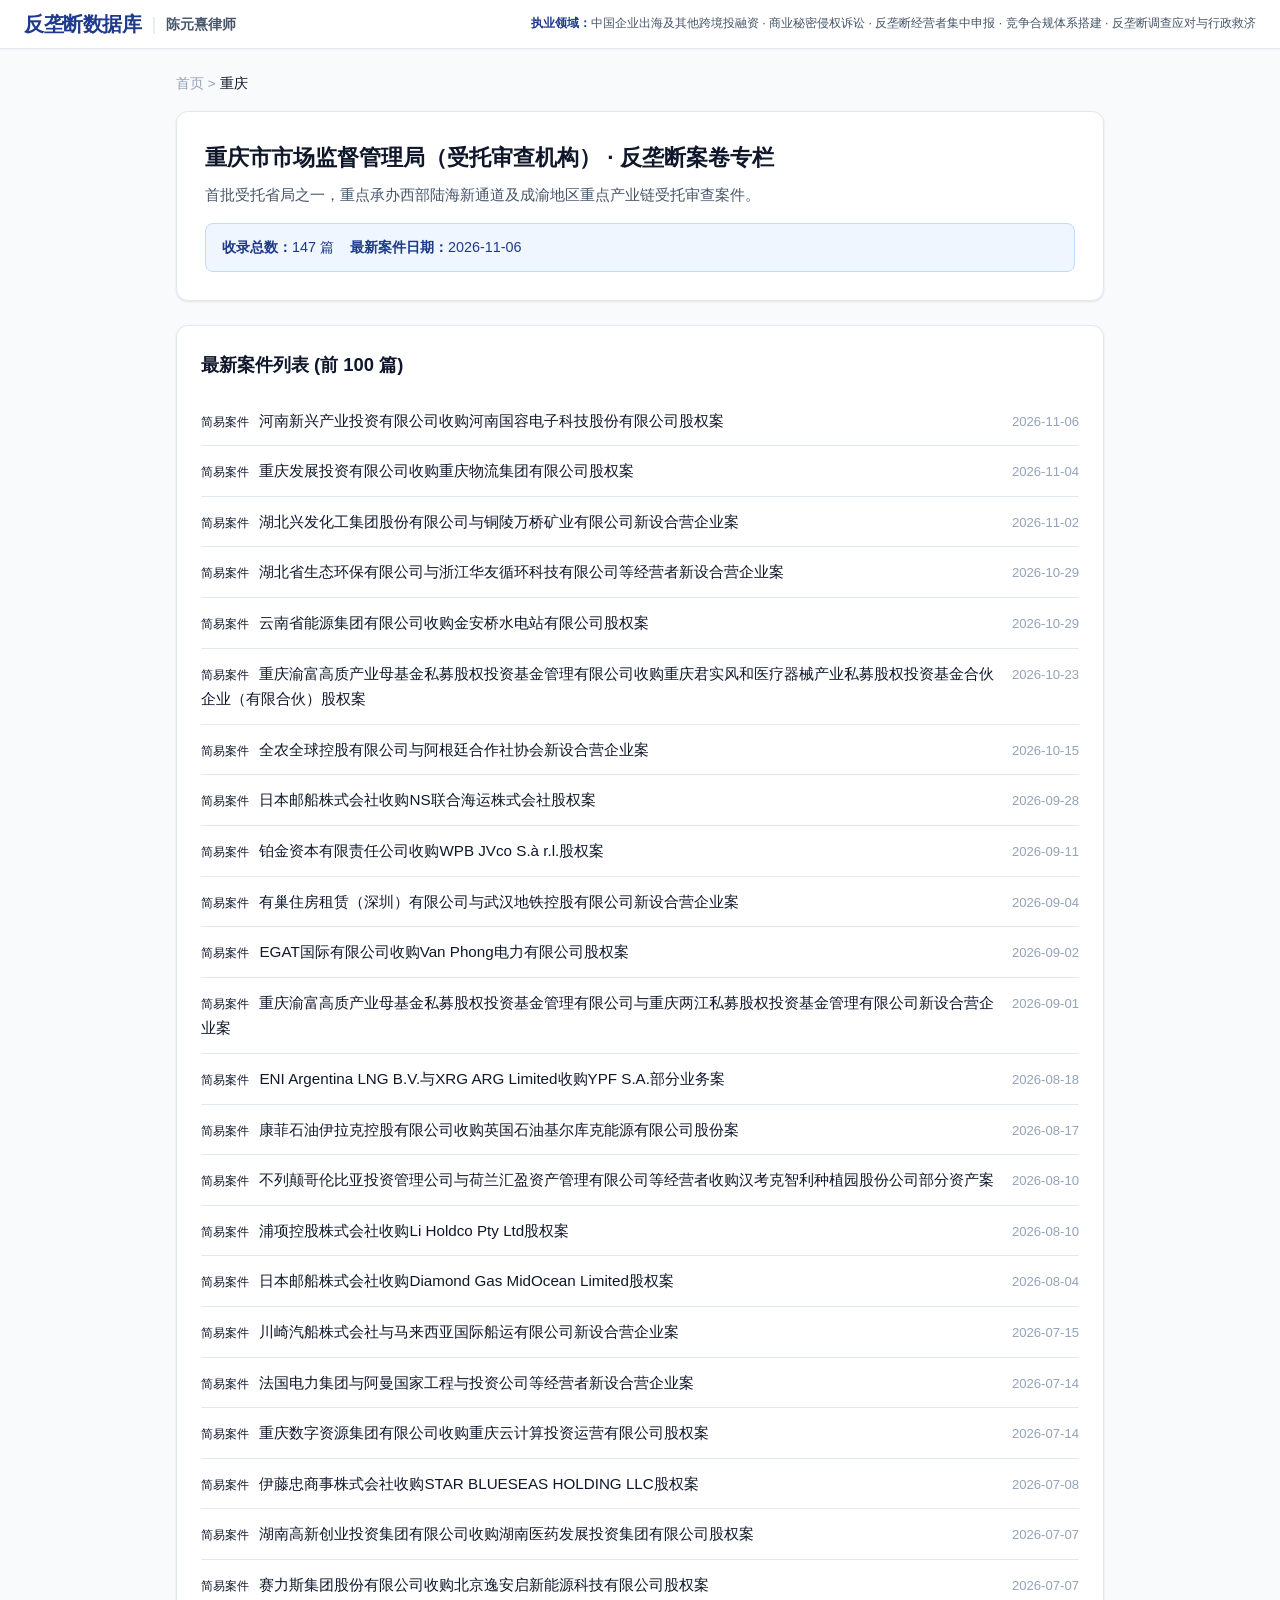
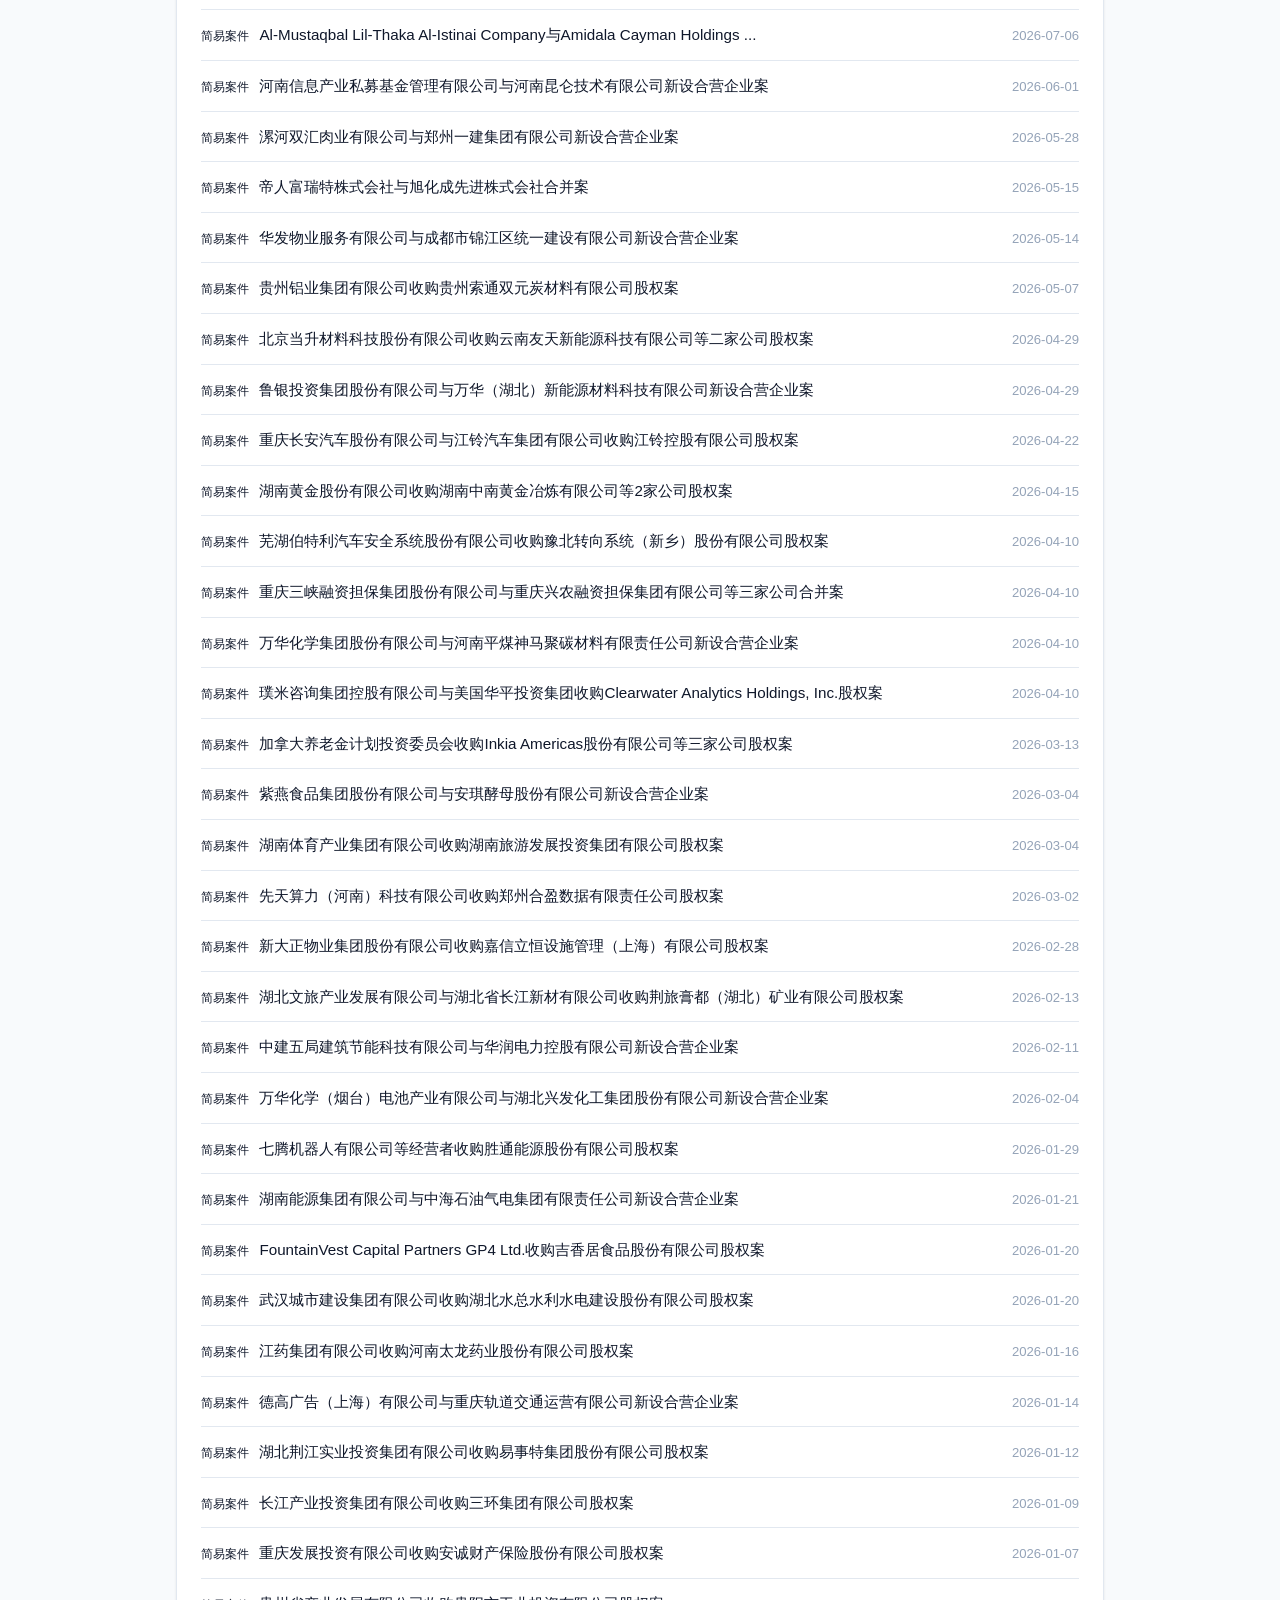
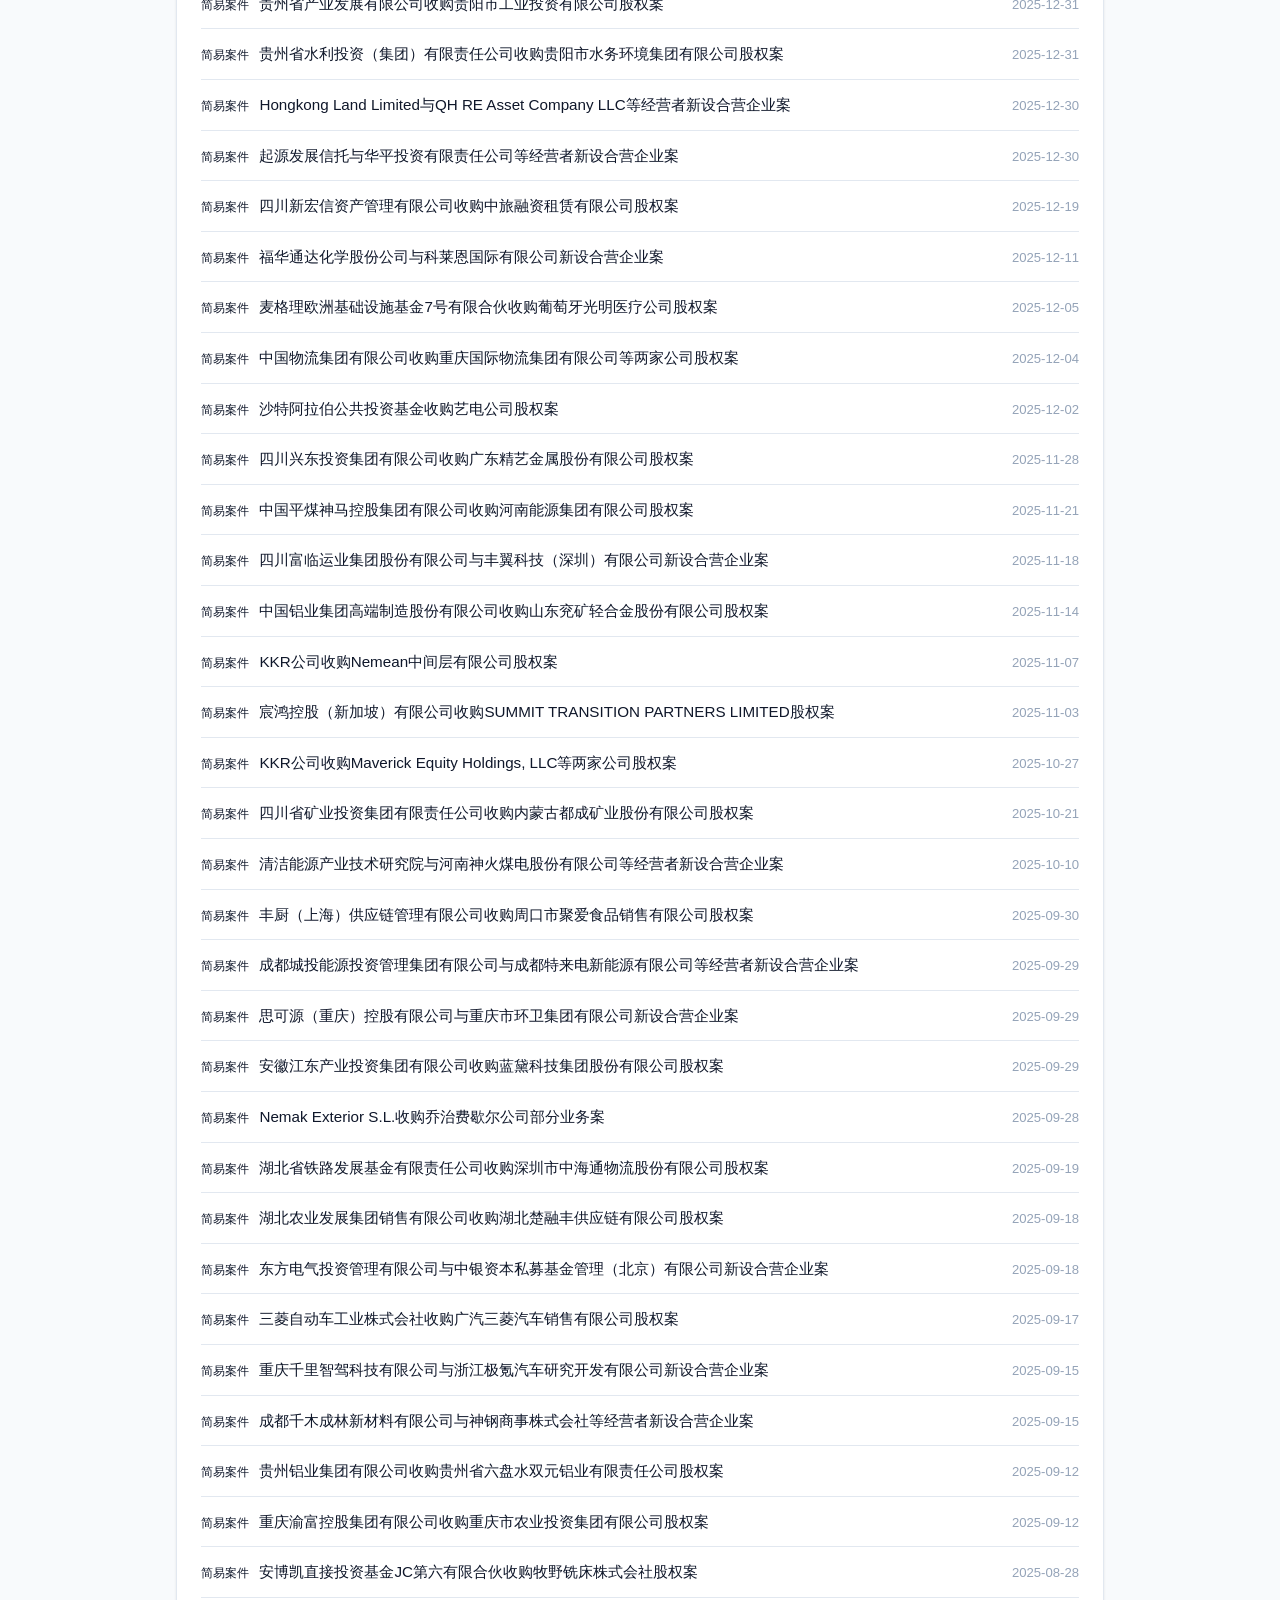
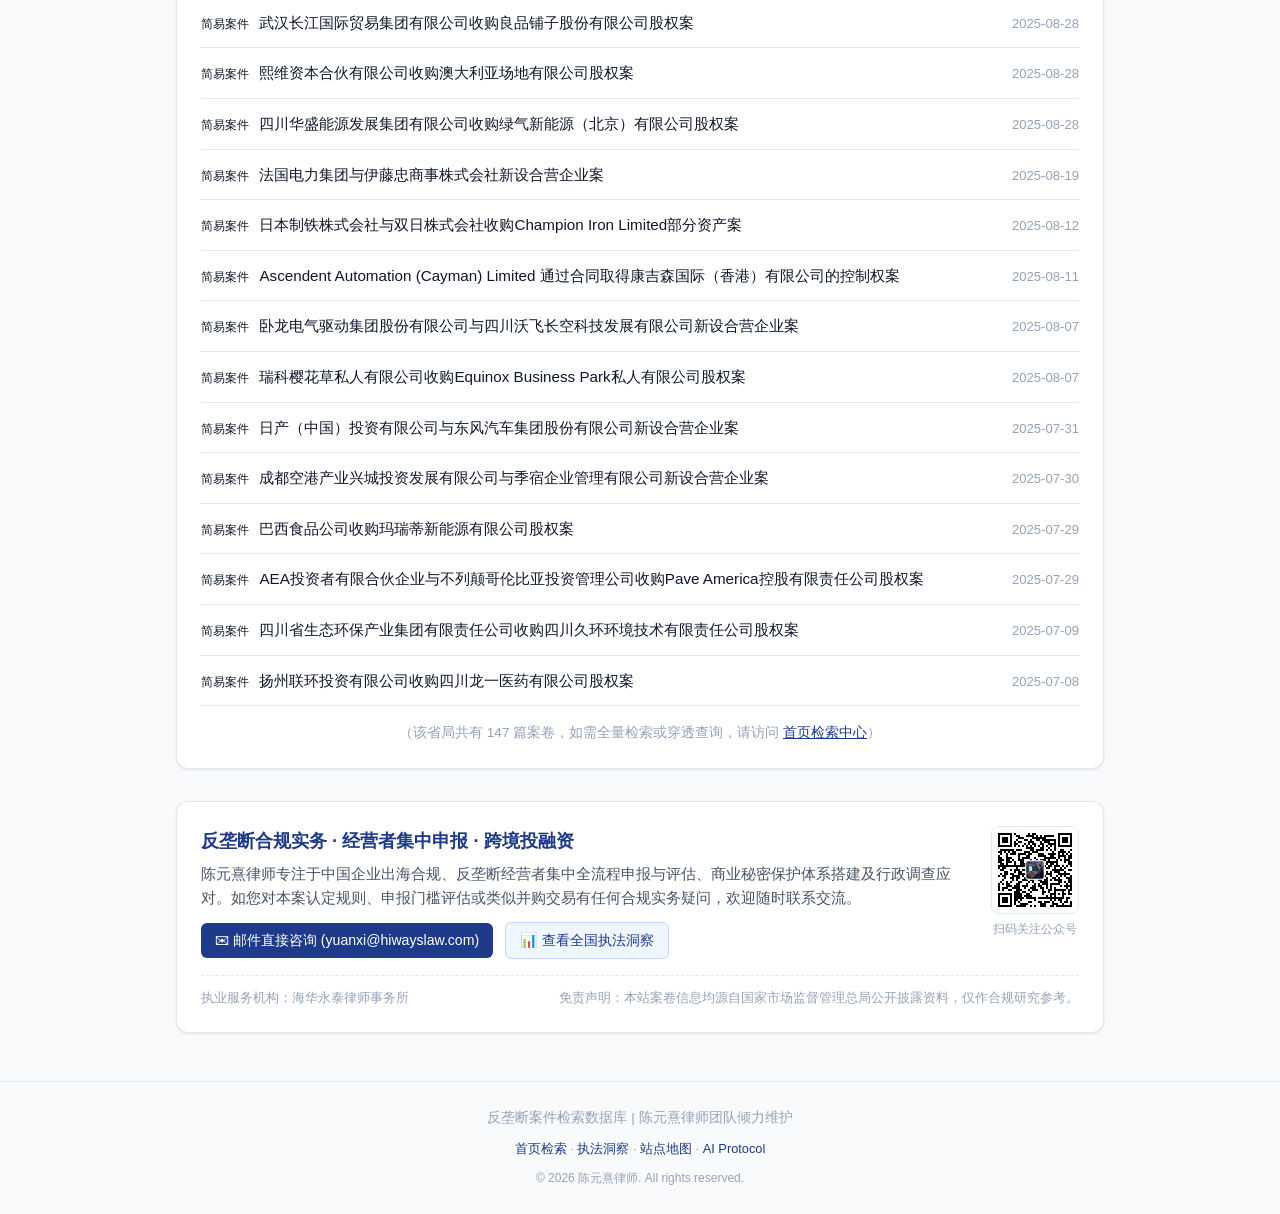
<file: provinces/chongqing.html>
<!DOCTYPE html>
<html lang="zh-CN">
<head>
    <meta charset="UTF-8">
    <meta name="viewport" content="width=device-width, initial-scale=1.0">
    <title>重庆反垄断案件与审查专题 | 反垄断数据库 · 陈元熹律师</title>
    <meta name="description" content="重庆市市场监督管理局（受托审查机构）反垄断案件专栏，共收录147篇反垄断与经营者集中案卷，最新更新于2026-11-06。陈元熹律师提供精准反垄断合规与省局申报实务指引。">
    <link rel="canonical" href="https://samr.yuanxi.net/provinces/chongqing.html">
    <link rel="stylesheet" href="../style.css?v=20261120_v1">
</head>
<body>
    
    <header class="header">
        <div class="header-inner">
            <div class="logo">
                <a href="../index.html" class="logo-text" style="text-decoration:none; color:inherit;">
                    <h1 class="logo-title" style="display:inline; font-size:1.25rem;">反垄断数据库</h1>
                    <span class="logo-divider">|</span>
                    <span class="logo-sub">陈元熹律师</span>
                </a>
            </div>
            <div class="header-badge">
                <div class="header-practice-areas">
                    <span class="practice-label">执业领域：</span>中国企业出海及其他跨境投融资 · 商业秘密侵权诉讼 · 反垄断经营者集中申报 · 竞争合规体系搭建 · 反垄断调查应对与行政救济
                </div>
            </div>
        </div>
    </header>
    

    <main class="main-container" style="max-width: 960px; margin: 24px auto; padding: 0 16px;">
        <nav style="font-size: 0.85rem; color: var(--text-muted); margin-bottom: 16px;">
            <a href="../index.html" style="color: inherit; text-decoration: none;">首页</a> &gt; 
            <span style="color: var(--text-primary);">重庆</span>
        </nav>

        <section style="background: var(--bg-card); border: 1px solid var(--border); border-radius: var(--radius-lg); padding: 28px; box-shadow: var(--shadow-sm); margin-bottom: 24px;">
            <h1 style="font-size: 1.4rem; color: var(--text-primary); margin-bottom: 8px;">重庆市市场监督管理局（受托审查机构） · 反垄断案卷专栏</h1>
            <p style="color: var(--text-secondary); font-size: 0.92rem; line-height: 1.6; margin-bottom: 16px;">
                首批受托省局之一，重点承办西部陆海新通道及成渝地区重点产业链受托审查案件。
            </p>
            <div style="display: flex; gap: 16px; font-size: 0.9rem; color: var(--accent-blue); background: var(--accent-light); padding: 12px 16px; border-radius: var(--radius-md); border: 1px solid var(--accent-border);">
                <span><strong>收录总数：</strong>147 篇</span>
                <span><strong>最新案件日期：</strong>2026-11-06</span>
            </div>
        </section>

        <section style="background: var(--bg-card); border: 1px solid var(--border); border-radius: var(--radius-lg); padding: 24px; box-shadow: var(--shadow-sm);">
            <h2 style="font-size: 1.15rem; color: var(--text-primary); margin-bottom: 16px;">最新案件列表 (前 100 篇)</h2>
            <ul style="list-style: none; padding-left: 0;">
                
        <li style="border-bottom: 1px solid var(--border); padding: 12px 0; display: flex; justify-content: space-between; align-items: baseline; gap: 16px;">
            <div style="flex: 1;">
                <span class="badge badge-jyaj" style="margin-right: 6px; font-size: 0.75rem;">简易案件</span>
                <a href="../cases/5be7526580d7.html" style="color: var(--text-primary); text-decoration: none; font-weight: 500; font-size: 0.95rem;">
                    河南新兴产业投资有限公司收购河南国容电子科技股份有限公司股权案
                </a>
            </div>
            <span style="font-size: 0.82rem; color: var(--text-muted); white-space: nowrap;">2026-11-06</span>
        </li>
        
        <li style="border-bottom: 1px solid var(--border); padding: 12px 0; display: flex; justify-content: space-between; align-items: baseline; gap: 16px;">
            <div style="flex: 1;">
                <span class="badge badge-jyaj" style="margin-right: 6px; font-size: 0.75rem;">简易案件</span>
                <a href="../cases/83cf1f6e701d.html" style="color: var(--text-primary); text-decoration: none; font-weight: 500; font-size: 0.95rem;">
                    重庆发展投资有限公司收购重庆物流集团有限公司股权案
                </a>
            </div>
            <span style="font-size: 0.82rem; color: var(--text-muted); white-space: nowrap;">2026-11-04</span>
        </li>
        
        <li style="border-bottom: 1px solid var(--border); padding: 12px 0; display: flex; justify-content: space-between; align-items: baseline; gap: 16px;">
            <div style="flex: 1;">
                <span class="badge badge-jyaj" style="margin-right: 6px; font-size: 0.75rem;">简易案件</span>
                <a href="../cases/2b99a5bdb566.html" style="color: var(--text-primary); text-decoration: none; font-weight: 500; font-size: 0.95rem;">
                    湖北兴发化工集团股份有限公司与铜陵万桥矿业有限公司新设合营企业案
                </a>
            </div>
            <span style="font-size: 0.82rem; color: var(--text-muted); white-space: nowrap;">2026-11-02</span>
        </li>
        
        <li style="border-bottom: 1px solid var(--border); padding: 12px 0; display: flex; justify-content: space-between; align-items: baseline; gap: 16px;">
            <div style="flex: 1;">
                <span class="badge badge-jyaj" style="margin-right: 6px; font-size: 0.75rem;">简易案件</span>
                <a href="../cases/c3273a56afbd.html" style="color: var(--text-primary); text-decoration: none; font-weight: 500; font-size: 0.95rem;">
                    湖北省生态环保有限公司与浙江华友循环科技有限公司等经营者新设合营企业案
                </a>
            </div>
            <span style="font-size: 0.82rem; color: var(--text-muted); white-space: nowrap;">2026-10-29</span>
        </li>
        
        <li style="border-bottom: 1px solid var(--border); padding: 12px 0; display: flex; justify-content: space-between; align-items: baseline; gap: 16px;">
            <div style="flex: 1;">
                <span class="badge badge-jyaj" style="margin-right: 6px; font-size: 0.75rem;">简易案件</span>
                <a href="../cases/3477c2469e26.html" style="color: var(--text-primary); text-decoration: none; font-weight: 500; font-size: 0.95rem;">
                    云南省能源集团有限公司收购金安桥水电站有限公司股权案
                </a>
            </div>
            <span style="font-size: 0.82rem; color: var(--text-muted); white-space: nowrap;">2026-10-29</span>
        </li>
        
        <li style="border-bottom: 1px solid var(--border); padding: 12px 0; display: flex; justify-content: space-between; align-items: baseline; gap: 16px;">
            <div style="flex: 1;">
                <span class="badge badge-jyaj" style="margin-right: 6px; font-size: 0.75rem;">简易案件</span>
                <a href="../cases/c46ba1f5b441.html" style="color: var(--text-primary); text-decoration: none; font-weight: 500; font-size: 0.95rem;">
                    重庆渝富高质产业母基金私募股权投资基金管理有限公司收购重庆君实风和医疗器械产业私募股权投资基金合伙企业（有限合伙）股权案
                </a>
            </div>
            <span style="font-size: 0.82rem; color: var(--text-muted); white-space: nowrap;">2026-10-23</span>
        </li>
        
        <li style="border-bottom: 1px solid var(--border); padding: 12px 0; display: flex; justify-content: space-between; align-items: baseline; gap: 16px;">
            <div style="flex: 1;">
                <span class="badge badge-jyaj" style="margin-right: 6px; font-size: 0.75rem;">简易案件</span>
                <a href="../cases/444773c1a21b.html" style="color: var(--text-primary); text-decoration: none; font-weight: 500; font-size: 0.95rem;">
                    全农全球控股有限公司与阿根廷合作社协会新设合营企业案
                </a>
            </div>
            <span style="font-size: 0.82rem; color: var(--text-muted); white-space: nowrap;">2026-10-15</span>
        </li>
        
        <li style="border-bottom: 1px solid var(--border); padding: 12px 0; display: flex; justify-content: space-between; align-items: baseline; gap: 16px;">
            <div style="flex: 1;">
                <span class="badge badge-jyaj" style="margin-right: 6px; font-size: 0.75rem;">简易案件</span>
                <a href="../cases/bda208d18207.html" style="color: var(--text-primary); text-decoration: none; font-weight: 500; font-size: 0.95rem;">
                    日本邮船株式会社收购NS联合海运株式会社股权案
                </a>
            </div>
            <span style="font-size: 0.82rem; color: var(--text-muted); white-space: nowrap;">2026-09-28</span>
        </li>
        
        <li style="border-bottom: 1px solid var(--border); padding: 12px 0; display: flex; justify-content: space-between; align-items: baseline; gap: 16px;">
            <div style="flex: 1;">
                <span class="badge badge-jyaj" style="margin-right: 6px; font-size: 0.75rem;">简易案件</span>
                <a href="../cases/85d3111fe325.html" style="color: var(--text-primary); text-decoration: none; font-weight: 500; font-size: 0.95rem;">
                    铂金资本有限责任公司收购WPB JVco S.à r.l.股权案
                </a>
            </div>
            <span style="font-size: 0.82rem; color: var(--text-muted); white-space: nowrap;">2026-09-11</span>
        </li>
        
        <li style="border-bottom: 1px solid var(--border); padding: 12px 0; display: flex; justify-content: space-between; align-items: baseline; gap: 16px;">
            <div style="flex: 1;">
                <span class="badge badge-jyaj" style="margin-right: 6px; font-size: 0.75rem;">简易案件</span>
                <a href="../cases/3d09a6529ca8.html" style="color: var(--text-primary); text-decoration: none; font-weight: 500; font-size: 0.95rem;">
                    有巢住房租赁（深圳）有限公司与武汉地铁控股有限公司新设合营企业案
                </a>
            </div>
            <span style="font-size: 0.82rem; color: var(--text-muted); white-space: nowrap;">2026-09-04</span>
        </li>
        
        <li style="border-bottom: 1px solid var(--border); padding: 12px 0; display: flex; justify-content: space-between; align-items: baseline; gap: 16px;">
            <div style="flex: 1;">
                <span class="badge badge-jyaj" style="margin-right: 6px; font-size: 0.75rem;">简易案件</span>
                <a href="../cases/ead08dc0a26e.html" style="color: var(--text-primary); text-decoration: none; font-weight: 500; font-size: 0.95rem;">
                    EGAT国际有限公司收购Van Phong电力有限公司股权案
                </a>
            </div>
            <span style="font-size: 0.82rem; color: var(--text-muted); white-space: nowrap;">2026-09-02</span>
        </li>
        
        <li style="border-bottom: 1px solid var(--border); padding: 12px 0; display: flex; justify-content: space-between; align-items: baseline; gap: 16px;">
            <div style="flex: 1;">
                <span class="badge badge-jyaj" style="margin-right: 6px; font-size: 0.75rem;">简易案件</span>
                <a href="../cases/5446a6e66e4f.html" style="color: var(--text-primary); text-decoration: none; font-weight: 500; font-size: 0.95rem;">
                    重庆渝富高质产业母基金私募股权投资基金管理有限公司与重庆两江私募股权投资基金管理有限公司新设合营企业案
                </a>
            </div>
            <span style="font-size: 0.82rem; color: var(--text-muted); white-space: nowrap;">2026-09-01</span>
        </li>
        
        <li style="border-bottom: 1px solid var(--border); padding: 12px 0; display: flex; justify-content: space-between; align-items: baseline; gap: 16px;">
            <div style="flex: 1;">
                <span class="badge badge-jyaj" style="margin-right: 6px; font-size: 0.75rem;">简易案件</span>
                <a href="../cases/df75c6fee53b.html" style="color: var(--text-primary); text-decoration: none; font-weight: 500; font-size: 0.95rem;">
                    ENI Argentina LNG B.V.与XRG ARG Limited收购YPF S.A.部分业务案
                </a>
            </div>
            <span style="font-size: 0.82rem; color: var(--text-muted); white-space: nowrap;">2026-08-18</span>
        </li>
        
        <li style="border-bottom: 1px solid var(--border); padding: 12px 0; display: flex; justify-content: space-between; align-items: baseline; gap: 16px;">
            <div style="flex: 1;">
                <span class="badge badge-jyaj" style="margin-right: 6px; font-size: 0.75rem;">简易案件</span>
                <a href="../cases/cae14bd5ea58.html" style="color: var(--text-primary); text-decoration: none; font-weight: 500; font-size: 0.95rem;">
                    康菲石油伊拉克控股有限公司收购英国石油基尔库克能源有限公司股份案
                </a>
            </div>
            <span style="font-size: 0.82rem; color: var(--text-muted); white-space: nowrap;">2026-08-17</span>
        </li>
        
        <li style="border-bottom: 1px solid var(--border); padding: 12px 0; display: flex; justify-content: space-between; align-items: baseline; gap: 16px;">
            <div style="flex: 1;">
                <span class="badge badge-jyaj" style="margin-right: 6px; font-size: 0.75rem;">简易案件</span>
                <a href="../cases/3dcbe823479d.html" style="color: var(--text-primary); text-decoration: none; font-weight: 500; font-size: 0.95rem;">
                    不列颠哥伦比亚投资管理公司与荷兰汇盈资产管理有限公司等经营者收购汉考克智利种植园股份公司部分资产案
                </a>
            </div>
            <span style="font-size: 0.82rem; color: var(--text-muted); white-space: nowrap;">2026-08-10</span>
        </li>
        
        <li style="border-bottom: 1px solid var(--border); padding: 12px 0; display: flex; justify-content: space-between; align-items: baseline; gap: 16px;">
            <div style="flex: 1;">
                <span class="badge badge-jyaj" style="margin-right: 6px; font-size: 0.75rem;">简易案件</span>
                <a href="../cases/1bc4cf549d18.html" style="color: var(--text-primary); text-decoration: none; font-weight: 500; font-size: 0.95rem;">
                    浦项控股株式会社收购Li Holdco Pty Ltd股权案
                </a>
            </div>
            <span style="font-size: 0.82rem; color: var(--text-muted); white-space: nowrap;">2026-08-10</span>
        </li>
        
        <li style="border-bottom: 1px solid var(--border); padding: 12px 0; display: flex; justify-content: space-between; align-items: baseline; gap: 16px;">
            <div style="flex: 1;">
                <span class="badge badge-jyaj" style="margin-right: 6px; font-size: 0.75rem;">简易案件</span>
                <a href="../cases/a0e56c3598f7.html" style="color: var(--text-primary); text-decoration: none; font-weight: 500; font-size: 0.95rem;">
                    日本邮船株式会社收购Diamond Gas MidOcean Limited股权案
                </a>
            </div>
            <span style="font-size: 0.82rem; color: var(--text-muted); white-space: nowrap;">2026-08-04</span>
        </li>
        
        <li style="border-bottom: 1px solid var(--border); padding: 12px 0; display: flex; justify-content: space-between; align-items: baseline; gap: 16px;">
            <div style="flex: 1;">
                <span class="badge badge-jyaj" style="margin-right: 6px; font-size: 0.75rem;">简易案件</span>
                <a href="../cases/d969b5907d28.html" style="color: var(--text-primary); text-decoration: none; font-weight: 500; font-size: 0.95rem;">
                    川崎汽船株式会社与马来西亚国际船运有限公司新设合营企业案
                </a>
            </div>
            <span style="font-size: 0.82rem; color: var(--text-muted); white-space: nowrap;">2026-07-15</span>
        </li>
        
        <li style="border-bottom: 1px solid var(--border); padding: 12px 0; display: flex; justify-content: space-between; align-items: baseline; gap: 16px;">
            <div style="flex: 1;">
                <span class="badge badge-jyaj" style="margin-right: 6px; font-size: 0.75rem;">简易案件</span>
                <a href="../cases/2c915dbf922b.html" style="color: var(--text-primary); text-decoration: none; font-weight: 500; font-size: 0.95rem;">
                    法国电力集团与阿曼国家工程与投资公司等经营者新设合营企业案
                </a>
            </div>
            <span style="font-size: 0.82rem; color: var(--text-muted); white-space: nowrap;">2026-07-14</span>
        </li>
        
        <li style="border-bottom: 1px solid var(--border); padding: 12px 0; display: flex; justify-content: space-between; align-items: baseline; gap: 16px;">
            <div style="flex: 1;">
                <span class="badge badge-jyaj" style="margin-right: 6px; font-size: 0.75rem;">简易案件</span>
                <a href="../cases/9a850dda514b.html" style="color: var(--text-primary); text-decoration: none; font-weight: 500; font-size: 0.95rem;">
                    重庆数字资源集团有限公司收购重庆云计算投资运营有限公司股权案
                </a>
            </div>
            <span style="font-size: 0.82rem; color: var(--text-muted); white-space: nowrap;">2026-07-14</span>
        </li>
        
        <li style="border-bottom: 1px solid var(--border); padding: 12px 0; display: flex; justify-content: space-between; align-items: baseline; gap: 16px;">
            <div style="flex: 1;">
                <span class="badge badge-jyaj" style="margin-right: 6px; font-size: 0.75rem;">简易案件</span>
                <a href="../cases/92f1cf2bf9b5.html" style="color: var(--text-primary); text-decoration: none; font-weight: 500; font-size: 0.95rem;">
                    伊藤忠商事株式会社收购STAR BLUESEAS HOLDING LLC股权案
                </a>
            </div>
            <span style="font-size: 0.82rem; color: var(--text-muted); white-space: nowrap;">2026-07-08</span>
        </li>
        
        <li style="border-bottom: 1px solid var(--border); padding: 12px 0; display: flex; justify-content: space-between; align-items: baseline; gap: 16px;">
            <div style="flex: 1;">
                <span class="badge badge-jyaj" style="margin-right: 6px; font-size: 0.75rem;">简易案件</span>
                <a href="../cases/2830488ff072.html" style="color: var(--text-primary); text-decoration: none; font-weight: 500; font-size: 0.95rem;">
                    湖南高新创业投资集团有限公司收购湖南医药发展投资集团有限公司股权案
                </a>
            </div>
            <span style="font-size: 0.82rem; color: var(--text-muted); white-space: nowrap;">2026-07-07</span>
        </li>
        
        <li style="border-bottom: 1px solid var(--border); padding: 12px 0; display: flex; justify-content: space-between; align-items: baseline; gap: 16px;">
            <div style="flex: 1;">
                <span class="badge badge-jyaj" style="margin-right: 6px; font-size: 0.75rem;">简易案件</span>
                <a href="../cases/614abe439f45.html" style="color: var(--text-primary); text-decoration: none; font-weight: 500; font-size: 0.95rem;">
                    赛力斯集团股份有限公司收购北京逸安启新能源科技有限公司股权案
                </a>
            </div>
            <span style="font-size: 0.82rem; color: var(--text-muted); white-space: nowrap;">2026-07-07</span>
        </li>
        
        <li style="border-bottom: 1px solid var(--border); padding: 12px 0; display: flex; justify-content: space-between; align-items: baseline; gap: 16px;">
            <div style="flex: 1;">
                <span class="badge badge-jyaj" style="margin-right: 6px; font-size: 0.75rem;">简易案件</span>
                <a href="../cases/78e8d0bc2b45.html" style="color: var(--text-primary); text-decoration: none; font-weight: 500; font-size: 0.95rem;">
                    Al-Mustaqbal Lil-Thaka Al-Istinai Company与Amidala Cayman Holdings ...
                </a>
            </div>
            <span style="font-size: 0.82rem; color: var(--text-muted); white-space: nowrap;">2026-07-06</span>
        </li>
        
        <li style="border-bottom: 1px solid var(--border); padding: 12px 0; display: flex; justify-content: space-between; align-items: baseline; gap: 16px;">
            <div style="flex: 1;">
                <span class="badge badge-jyaj" style="margin-right: 6px; font-size: 0.75rem;">简易案件</span>
                <a href="../cases/047ae6e72ee7.html" style="color: var(--text-primary); text-decoration: none; font-weight: 500; font-size: 0.95rem;">
                    河南信息产业私募基金管理有限公司与河南昆仑技术有限公司新设合营企业案
                </a>
            </div>
            <span style="font-size: 0.82rem; color: var(--text-muted); white-space: nowrap;">2026-06-01</span>
        </li>
        
        <li style="border-bottom: 1px solid var(--border); padding: 12px 0; display: flex; justify-content: space-between; align-items: baseline; gap: 16px;">
            <div style="flex: 1;">
                <span class="badge badge-jyaj" style="margin-right: 6px; font-size: 0.75rem;">简易案件</span>
                <a href="../cases/dfad6dcf525a.html" style="color: var(--text-primary); text-decoration: none; font-weight: 500; font-size: 0.95rem;">
                    漯河双汇肉业有限公司与郑州一建集团有限公司新设合营企业案
                </a>
            </div>
            <span style="font-size: 0.82rem; color: var(--text-muted); white-space: nowrap;">2026-05-28</span>
        </li>
        
        <li style="border-bottom: 1px solid var(--border); padding: 12px 0; display: flex; justify-content: space-between; align-items: baseline; gap: 16px;">
            <div style="flex: 1;">
                <span class="badge badge-jyaj" style="margin-right: 6px; font-size: 0.75rem;">简易案件</span>
                <a href="../cases/9a8eeddb55e4.html" style="color: var(--text-primary); text-decoration: none; font-weight: 500; font-size: 0.95rem;">
                    帝人富瑞特株式会社与旭化成先进株式会社合并案
                </a>
            </div>
            <span style="font-size: 0.82rem; color: var(--text-muted); white-space: nowrap;">2026-05-15</span>
        </li>
        
        <li style="border-bottom: 1px solid var(--border); padding: 12px 0; display: flex; justify-content: space-between; align-items: baseline; gap: 16px;">
            <div style="flex: 1;">
                <span class="badge badge-jyaj" style="margin-right: 6px; font-size: 0.75rem;">简易案件</span>
                <a href="../cases/6fdd4e40a802.html" style="color: var(--text-primary); text-decoration: none; font-weight: 500; font-size: 0.95rem;">
                    华发物业服务有限公司与成都市锦江区统一建设有限公司新设合营企业案
                </a>
            </div>
            <span style="font-size: 0.82rem; color: var(--text-muted); white-space: nowrap;">2026-05-14</span>
        </li>
        
        <li style="border-bottom: 1px solid var(--border); padding: 12px 0; display: flex; justify-content: space-between; align-items: baseline; gap: 16px;">
            <div style="flex: 1;">
                <span class="badge badge-jyaj" style="margin-right: 6px; font-size: 0.75rem;">简易案件</span>
                <a href="../cases/551e6f84b545.html" style="color: var(--text-primary); text-decoration: none; font-weight: 500; font-size: 0.95rem;">
                    贵州铝业集团有限公司收购贵州索通双元炭材料有限公司股权案
                </a>
            </div>
            <span style="font-size: 0.82rem; color: var(--text-muted); white-space: nowrap;">2026-05-07</span>
        </li>
        
        <li style="border-bottom: 1px solid var(--border); padding: 12px 0; display: flex; justify-content: space-between; align-items: baseline; gap: 16px;">
            <div style="flex: 1;">
                <span class="badge badge-jyaj" style="margin-right: 6px; font-size: 0.75rem;">简易案件</span>
                <a href="../cases/ef5502986d1b.html" style="color: var(--text-primary); text-decoration: none; font-weight: 500; font-size: 0.95rem;">
                    北京当升材料科技股份有限公司收购云南友天新能源科技有限公司等二家公司股权案
                </a>
            </div>
            <span style="font-size: 0.82rem; color: var(--text-muted); white-space: nowrap;">2026-04-29</span>
        </li>
        
        <li style="border-bottom: 1px solid var(--border); padding: 12px 0; display: flex; justify-content: space-between; align-items: baseline; gap: 16px;">
            <div style="flex: 1;">
                <span class="badge badge-jyaj" style="margin-right: 6px; font-size: 0.75rem;">简易案件</span>
                <a href="../cases/4ae696ca92f2.html" style="color: var(--text-primary); text-decoration: none; font-weight: 500; font-size: 0.95rem;">
                    鲁银投资集团股份有限公司与万华（湖北）新能源材料科技有限公司新设合营企业案
                </a>
            </div>
            <span style="font-size: 0.82rem; color: var(--text-muted); white-space: nowrap;">2026-04-29</span>
        </li>
        
        <li style="border-bottom: 1px solid var(--border); padding: 12px 0; display: flex; justify-content: space-between; align-items: baseline; gap: 16px;">
            <div style="flex: 1;">
                <span class="badge badge-jyaj" style="margin-right: 6px; font-size: 0.75rem;">简易案件</span>
                <a href="../cases/597dd9fd4a80.html" style="color: var(--text-primary); text-decoration: none; font-weight: 500; font-size: 0.95rem;">
                    重庆长安汽车股份有限公司与江铃汽车集团有限公司收购江铃控股有限公司股权案
                </a>
            </div>
            <span style="font-size: 0.82rem; color: var(--text-muted); white-space: nowrap;">2026-04-22</span>
        </li>
        
        <li style="border-bottom: 1px solid var(--border); padding: 12px 0; display: flex; justify-content: space-between; align-items: baseline; gap: 16px;">
            <div style="flex: 1;">
                <span class="badge badge-jyaj" style="margin-right: 6px; font-size: 0.75rem;">简易案件</span>
                <a href="../cases/c78030b65622.html" style="color: var(--text-primary); text-decoration: none; font-weight: 500; font-size: 0.95rem;">
                    湖南黄金股份有限公司收购湖南中南黄金冶炼有限公司等2家公司股权案
                </a>
            </div>
            <span style="font-size: 0.82rem; color: var(--text-muted); white-space: nowrap;">2026-04-15</span>
        </li>
        
        <li style="border-bottom: 1px solid var(--border); padding: 12px 0; display: flex; justify-content: space-between; align-items: baseline; gap: 16px;">
            <div style="flex: 1;">
                <span class="badge badge-jyaj" style="margin-right: 6px; font-size: 0.75rem;">简易案件</span>
                <a href="../cases/70a02c5eccfe.html" style="color: var(--text-primary); text-decoration: none; font-weight: 500; font-size: 0.95rem;">
                    芜湖伯特利汽车安全系统股份有限公司收购豫北转向系统（新乡）股份有限公司股权案
                </a>
            </div>
            <span style="font-size: 0.82rem; color: var(--text-muted); white-space: nowrap;">2026-04-10</span>
        </li>
        
        <li style="border-bottom: 1px solid var(--border); padding: 12px 0; display: flex; justify-content: space-between; align-items: baseline; gap: 16px;">
            <div style="flex: 1;">
                <span class="badge badge-jyaj" style="margin-right: 6px; font-size: 0.75rem;">简易案件</span>
                <a href="../cases/cafdfce6e3e9.html" style="color: var(--text-primary); text-decoration: none; font-weight: 500; font-size: 0.95rem;">
                    重庆三峡融资担保集团股份有限公司与重庆兴农融资担保集团有限公司等三家公司合并案
                </a>
            </div>
            <span style="font-size: 0.82rem; color: var(--text-muted); white-space: nowrap;">2026-04-10</span>
        </li>
        
        <li style="border-bottom: 1px solid var(--border); padding: 12px 0; display: flex; justify-content: space-between; align-items: baseline; gap: 16px;">
            <div style="flex: 1;">
                <span class="badge badge-jyaj" style="margin-right: 6px; font-size: 0.75rem;">简易案件</span>
                <a href="../cases/baf1336c18ba.html" style="color: var(--text-primary); text-decoration: none; font-weight: 500; font-size: 0.95rem;">
                    万华化学集团股份有限公司与河南平煤神马聚碳材料有限责任公司新设合营企业案
                </a>
            </div>
            <span style="font-size: 0.82rem; color: var(--text-muted); white-space: nowrap;">2026-04-10</span>
        </li>
        
        <li style="border-bottom: 1px solid var(--border); padding: 12px 0; display: flex; justify-content: space-between; align-items: baseline; gap: 16px;">
            <div style="flex: 1;">
                <span class="badge badge-jyaj" style="margin-right: 6px; font-size: 0.75rem;">简易案件</span>
                <a href="../cases/fe5cf32844d7.html" style="color: var(--text-primary); text-decoration: none; font-weight: 500; font-size: 0.95rem;">
                    璞米咨询集团控股有限公司与美国华平投资集团收购Clearwater Analytics Holdings, Inc.股权案
                </a>
            </div>
            <span style="font-size: 0.82rem; color: var(--text-muted); white-space: nowrap;">2026-04-10</span>
        </li>
        
        <li style="border-bottom: 1px solid var(--border); padding: 12px 0; display: flex; justify-content: space-between; align-items: baseline; gap: 16px;">
            <div style="flex: 1;">
                <span class="badge badge-jyaj" style="margin-right: 6px; font-size: 0.75rem;">简易案件</span>
                <a href="../cases/0615106afccf.html" style="color: var(--text-primary); text-decoration: none; font-weight: 500; font-size: 0.95rem;">
                    加拿大养老金计划投资委员会收购Inkia Americas股份有限公司等三家公司股权案
                </a>
            </div>
            <span style="font-size: 0.82rem; color: var(--text-muted); white-space: nowrap;">2026-03-13</span>
        </li>
        
        <li style="border-bottom: 1px solid var(--border); padding: 12px 0; display: flex; justify-content: space-between; align-items: baseline; gap: 16px;">
            <div style="flex: 1;">
                <span class="badge badge-jyaj" style="margin-right: 6px; font-size: 0.75rem;">简易案件</span>
                <a href="../cases/f63dfdcef9ef.html" style="color: var(--text-primary); text-decoration: none; font-weight: 500; font-size: 0.95rem;">
                    紫燕食品集团股份有限公司与安琪酵母股份有限公司新设合营企业案
                </a>
            </div>
            <span style="font-size: 0.82rem; color: var(--text-muted); white-space: nowrap;">2026-03-04</span>
        </li>
        
        <li style="border-bottom: 1px solid var(--border); padding: 12px 0; display: flex; justify-content: space-between; align-items: baseline; gap: 16px;">
            <div style="flex: 1;">
                <span class="badge badge-jyaj" style="margin-right: 6px; font-size: 0.75rem;">简易案件</span>
                <a href="../cases/a15622bdf09e.html" style="color: var(--text-primary); text-decoration: none; font-weight: 500; font-size: 0.95rem;">
                    湖南体育产业集团有限公司收购湖南旅游发展投资集团有限公司股权案
                </a>
            </div>
            <span style="font-size: 0.82rem; color: var(--text-muted); white-space: nowrap;">2026-03-04</span>
        </li>
        
        <li style="border-bottom: 1px solid var(--border); padding: 12px 0; display: flex; justify-content: space-between; align-items: baseline; gap: 16px;">
            <div style="flex: 1;">
                <span class="badge badge-jyaj" style="margin-right: 6px; font-size: 0.75rem;">简易案件</span>
                <a href="../cases/8c520e2b5137.html" style="color: var(--text-primary); text-decoration: none; font-weight: 500; font-size: 0.95rem;">
                    先天算力（河南）科技有限公司收购郑州合盈数据有限责任公司股权案
                </a>
            </div>
            <span style="font-size: 0.82rem; color: var(--text-muted); white-space: nowrap;">2026-03-02</span>
        </li>
        
        <li style="border-bottom: 1px solid var(--border); padding: 12px 0; display: flex; justify-content: space-between; align-items: baseline; gap: 16px;">
            <div style="flex: 1;">
                <span class="badge badge-jyaj" style="margin-right: 6px; font-size: 0.75rem;">简易案件</span>
                <a href="../cases/226cb71dd187.html" style="color: var(--text-primary); text-decoration: none; font-weight: 500; font-size: 0.95rem;">
                    新大正物业集团股份有限公司收购嘉信立恒设施管理（上海）有限公司股权案
                </a>
            </div>
            <span style="font-size: 0.82rem; color: var(--text-muted); white-space: nowrap;">2026-02-28</span>
        </li>
        
        <li style="border-bottom: 1px solid var(--border); padding: 12px 0; display: flex; justify-content: space-between; align-items: baseline; gap: 16px;">
            <div style="flex: 1;">
                <span class="badge badge-jyaj" style="margin-right: 6px; font-size: 0.75rem;">简易案件</span>
                <a href="../cases/75fba00f12a2.html" style="color: var(--text-primary); text-decoration: none; font-weight: 500; font-size: 0.95rem;">
                    湖北文旅产业发展有限公司与湖北省长江新材有限公司收购荆旅膏都（湖北）矿业有限公司股权案
                </a>
            </div>
            <span style="font-size: 0.82rem; color: var(--text-muted); white-space: nowrap;">2026-02-13</span>
        </li>
        
        <li style="border-bottom: 1px solid var(--border); padding: 12px 0; display: flex; justify-content: space-between; align-items: baseline; gap: 16px;">
            <div style="flex: 1;">
                <span class="badge badge-jyaj" style="margin-right: 6px; font-size: 0.75rem;">简易案件</span>
                <a href="../cases/897dc3c8d836.html" style="color: var(--text-primary); text-decoration: none; font-weight: 500; font-size: 0.95rem;">
                    中建五局建筑节能科技有限公司与华润电力控股有限公司新设合营企业案
                </a>
            </div>
            <span style="font-size: 0.82rem; color: var(--text-muted); white-space: nowrap;">2026-02-11</span>
        </li>
        
        <li style="border-bottom: 1px solid var(--border); padding: 12px 0; display: flex; justify-content: space-between; align-items: baseline; gap: 16px;">
            <div style="flex: 1;">
                <span class="badge badge-jyaj" style="margin-right: 6px; font-size: 0.75rem;">简易案件</span>
                <a href="../cases/cbd79ab575e7.html" style="color: var(--text-primary); text-decoration: none; font-weight: 500; font-size: 0.95rem;">
                    万华化学（烟台）电池产业有限公司与湖北兴发化工集团股份有限公司新设合营企业案
                </a>
            </div>
            <span style="font-size: 0.82rem; color: var(--text-muted); white-space: nowrap;">2026-02-04</span>
        </li>
        
        <li style="border-bottom: 1px solid var(--border); padding: 12px 0; display: flex; justify-content: space-between; align-items: baseline; gap: 16px;">
            <div style="flex: 1;">
                <span class="badge badge-jyaj" style="margin-right: 6px; font-size: 0.75rem;">简易案件</span>
                <a href="../cases/131d45e176f8.html" style="color: var(--text-primary); text-decoration: none; font-weight: 500; font-size: 0.95rem;">
                    七腾机器人有限公司等经营者收购胜通能源股份有限公司股权案
                </a>
            </div>
            <span style="font-size: 0.82rem; color: var(--text-muted); white-space: nowrap;">2026-01-29</span>
        </li>
        
        <li style="border-bottom: 1px solid var(--border); padding: 12px 0; display: flex; justify-content: space-between; align-items: baseline; gap: 16px;">
            <div style="flex: 1;">
                <span class="badge badge-jyaj" style="margin-right: 6px; font-size: 0.75rem;">简易案件</span>
                <a href="../cases/ca1a9953634c.html" style="color: var(--text-primary); text-decoration: none; font-weight: 500; font-size: 0.95rem;">
                    湖南能源集团有限公司与中海石油气电集团有限责任公司新设合营企业案
                </a>
            </div>
            <span style="font-size: 0.82rem; color: var(--text-muted); white-space: nowrap;">2026-01-21</span>
        </li>
        
        <li style="border-bottom: 1px solid var(--border); padding: 12px 0; display: flex; justify-content: space-between; align-items: baseline; gap: 16px;">
            <div style="flex: 1;">
                <span class="badge badge-jyaj" style="margin-right: 6px; font-size: 0.75rem;">简易案件</span>
                <a href="../cases/d30745b7370f.html" style="color: var(--text-primary); text-decoration: none; font-weight: 500; font-size: 0.95rem;">
                    FountainVest Capital Partners GP4 Ltd.收购吉香居食品股份有限公司股权案
                </a>
            </div>
            <span style="font-size: 0.82rem; color: var(--text-muted); white-space: nowrap;">2026-01-20</span>
        </li>
        
        <li style="border-bottom: 1px solid var(--border); padding: 12px 0; display: flex; justify-content: space-between; align-items: baseline; gap: 16px;">
            <div style="flex: 1;">
                <span class="badge badge-jyaj" style="margin-right: 6px; font-size: 0.75rem;">简易案件</span>
                <a href="../cases/b1a0900f26c0.html" style="color: var(--text-primary); text-decoration: none; font-weight: 500; font-size: 0.95rem;">
                    武汉城市建设集团有限公司收购湖北水总水利水电建设股份有限公司股权案
                </a>
            </div>
            <span style="font-size: 0.82rem; color: var(--text-muted); white-space: nowrap;">2026-01-20</span>
        </li>
        
        <li style="border-bottom: 1px solid var(--border); padding: 12px 0; display: flex; justify-content: space-between; align-items: baseline; gap: 16px;">
            <div style="flex: 1;">
                <span class="badge badge-jyaj" style="margin-right: 6px; font-size: 0.75rem;">简易案件</span>
                <a href="../cases/3d539b4a1be5.html" style="color: var(--text-primary); text-decoration: none; font-weight: 500; font-size: 0.95rem;">
                    江药集团有限公司收购河南太龙药业股份有限公司股权案
                </a>
            </div>
            <span style="font-size: 0.82rem; color: var(--text-muted); white-space: nowrap;">2026-01-16</span>
        </li>
        
        <li style="border-bottom: 1px solid var(--border); padding: 12px 0; display: flex; justify-content: space-between; align-items: baseline; gap: 16px;">
            <div style="flex: 1;">
                <span class="badge badge-jyaj" style="margin-right: 6px; font-size: 0.75rem;">简易案件</span>
                <a href="../cases/f132bc91ca53.html" style="color: var(--text-primary); text-decoration: none; font-weight: 500; font-size: 0.95rem;">
                    德高广告（上海）有限公司与重庆轨道交通运营有限公司新设合营企业案
                </a>
            </div>
            <span style="font-size: 0.82rem; color: var(--text-muted); white-space: nowrap;">2026-01-14</span>
        </li>
        
        <li style="border-bottom: 1px solid var(--border); padding: 12px 0; display: flex; justify-content: space-between; align-items: baseline; gap: 16px;">
            <div style="flex: 1;">
                <span class="badge badge-jyaj" style="margin-right: 6px; font-size: 0.75rem;">简易案件</span>
                <a href="../cases/43fd7840f551.html" style="color: var(--text-primary); text-decoration: none; font-weight: 500; font-size: 0.95rem;">
                    湖北荆江实业投资集团有限公司收购易事特集团股份有限公司股权案
                </a>
            </div>
            <span style="font-size: 0.82rem; color: var(--text-muted); white-space: nowrap;">2026-01-12</span>
        </li>
        
        <li style="border-bottom: 1px solid var(--border); padding: 12px 0; display: flex; justify-content: space-between; align-items: baseline; gap: 16px;">
            <div style="flex: 1;">
                <span class="badge badge-jyaj" style="margin-right: 6px; font-size: 0.75rem;">简易案件</span>
                <a href="../cases/9de5f8e44c1c.html" style="color: var(--text-primary); text-decoration: none; font-weight: 500; font-size: 0.95rem;">
                    长江产业投资集团有限公司收购三环集团有限公司股权案
                </a>
            </div>
            <span style="font-size: 0.82rem; color: var(--text-muted); white-space: nowrap;">2026-01-09</span>
        </li>
        
        <li style="border-bottom: 1px solid var(--border); padding: 12px 0; display: flex; justify-content: space-between; align-items: baseline; gap: 16px;">
            <div style="flex: 1;">
                <span class="badge badge-jyaj" style="margin-right: 6px; font-size: 0.75rem;">简易案件</span>
                <a href="../cases/930377351eeb.html" style="color: var(--text-primary); text-decoration: none; font-weight: 500; font-size: 0.95rem;">
                    重庆发展投资有限公司收购安诚财产保险股份有限公司股权案
                </a>
            </div>
            <span style="font-size: 0.82rem; color: var(--text-muted); white-space: nowrap;">2026-01-07</span>
        </li>
        
        <li style="border-bottom: 1px solid var(--border); padding: 12px 0; display: flex; justify-content: space-between; align-items: baseline; gap: 16px;">
            <div style="flex: 1;">
                <span class="badge badge-jyaj" style="margin-right: 6px; font-size: 0.75rem;">简易案件</span>
                <a href="../cases/3607fcdd949c.html" style="color: var(--text-primary); text-decoration: none; font-weight: 500; font-size: 0.95rem;">
                    贵州省产业发展有限公司收购贵阳市工业投资有限公司股权案
                </a>
            </div>
            <span style="font-size: 0.82rem; color: var(--text-muted); white-space: nowrap;">2025-12-31</span>
        </li>
        
        <li style="border-bottom: 1px solid var(--border); padding: 12px 0; display: flex; justify-content: space-between; align-items: baseline; gap: 16px;">
            <div style="flex: 1;">
                <span class="badge badge-jyaj" style="margin-right: 6px; font-size: 0.75rem;">简易案件</span>
                <a href="../cases/5e75d19a80ea.html" style="color: var(--text-primary); text-decoration: none; font-weight: 500; font-size: 0.95rem;">
                    贵州省水利投资（集团）有限责任公司收购贵阳市水务环境集团有限公司股权案
                </a>
            </div>
            <span style="font-size: 0.82rem; color: var(--text-muted); white-space: nowrap;">2025-12-31</span>
        </li>
        
        <li style="border-bottom: 1px solid var(--border); padding: 12px 0; display: flex; justify-content: space-between; align-items: baseline; gap: 16px;">
            <div style="flex: 1;">
                <span class="badge badge-jyaj" style="margin-right: 6px; font-size: 0.75rem;">简易案件</span>
                <a href="../cases/d4fd5fdcc9d6.html" style="color: var(--text-primary); text-decoration: none; font-weight: 500; font-size: 0.95rem;">
                    Hongkong Land Limited与QH RE Asset Company LLC等经营者新设合营企业案
                </a>
            </div>
            <span style="font-size: 0.82rem; color: var(--text-muted); white-space: nowrap;">2025-12-30</span>
        </li>
        
        <li style="border-bottom: 1px solid var(--border); padding: 12px 0; display: flex; justify-content: space-between; align-items: baseline; gap: 16px;">
            <div style="flex: 1;">
                <span class="badge badge-jyaj" style="margin-right: 6px; font-size: 0.75rem;">简易案件</span>
                <a href="../cases/3e39c60f9e14.html" style="color: var(--text-primary); text-decoration: none; font-weight: 500; font-size: 0.95rem;">
                    起源发展信托与华平投资有限责任公司等经营者新设合营企业案
                </a>
            </div>
            <span style="font-size: 0.82rem; color: var(--text-muted); white-space: nowrap;">2025-12-30</span>
        </li>
        
        <li style="border-bottom: 1px solid var(--border); padding: 12px 0; display: flex; justify-content: space-between; align-items: baseline; gap: 16px;">
            <div style="flex: 1;">
                <span class="badge badge-jyaj" style="margin-right: 6px; font-size: 0.75rem;">简易案件</span>
                <a href="../cases/6f834bf73f80.html" style="color: var(--text-primary); text-decoration: none; font-weight: 500; font-size: 0.95rem;">
                    四川新宏信资产管理有限公司收购中旅融资租赁有限公司股权案
                </a>
            </div>
            <span style="font-size: 0.82rem; color: var(--text-muted); white-space: nowrap;">2025-12-19</span>
        </li>
        
        <li style="border-bottom: 1px solid var(--border); padding: 12px 0; display: flex; justify-content: space-between; align-items: baseline; gap: 16px;">
            <div style="flex: 1;">
                <span class="badge badge-jyaj" style="margin-right: 6px; font-size: 0.75rem;">简易案件</span>
                <a href="../cases/ada48263dec2.html" style="color: var(--text-primary); text-decoration: none; font-weight: 500; font-size: 0.95rem;">
                    福华通达化学股份公司与科莱恩国际有限公司新设合营企业案
                </a>
            </div>
            <span style="font-size: 0.82rem; color: var(--text-muted); white-space: nowrap;">2025-12-11</span>
        </li>
        
        <li style="border-bottom: 1px solid var(--border); padding: 12px 0; display: flex; justify-content: space-between; align-items: baseline; gap: 16px;">
            <div style="flex: 1;">
                <span class="badge badge-jyaj" style="margin-right: 6px; font-size: 0.75rem;">简易案件</span>
                <a href="../cases/ae95db789961.html" style="color: var(--text-primary); text-decoration: none; font-weight: 500; font-size: 0.95rem;">
                    麦格理欧洲基础设施基金7号有限合伙收购葡萄牙光明医疗公司股权案
                </a>
            </div>
            <span style="font-size: 0.82rem; color: var(--text-muted); white-space: nowrap;">2025-12-05</span>
        </li>
        
        <li style="border-bottom: 1px solid var(--border); padding: 12px 0; display: flex; justify-content: space-between; align-items: baseline; gap: 16px;">
            <div style="flex: 1;">
                <span class="badge badge-jyaj" style="margin-right: 6px; font-size: 0.75rem;">简易案件</span>
                <a href="../cases/dd782cd925d3.html" style="color: var(--text-primary); text-decoration: none; font-weight: 500; font-size: 0.95rem;">
                    中国物流集团有限公司收购重庆国际物流集团有限公司等两家公司股权案
                </a>
            </div>
            <span style="font-size: 0.82rem; color: var(--text-muted); white-space: nowrap;">2025-12-04</span>
        </li>
        
        <li style="border-bottom: 1px solid var(--border); padding: 12px 0; display: flex; justify-content: space-between; align-items: baseline; gap: 16px;">
            <div style="flex: 1;">
                <span class="badge badge-jyaj" style="margin-right: 6px; font-size: 0.75rem;">简易案件</span>
                <a href="../cases/7b3f801aa39e.html" style="color: var(--text-primary); text-decoration: none; font-weight: 500; font-size: 0.95rem;">
                    沙特阿拉伯公共投资基金收购艺电公司股权案
                </a>
            </div>
            <span style="font-size: 0.82rem; color: var(--text-muted); white-space: nowrap;">2025-12-02</span>
        </li>
        
        <li style="border-bottom: 1px solid var(--border); padding: 12px 0; display: flex; justify-content: space-between; align-items: baseline; gap: 16px;">
            <div style="flex: 1;">
                <span class="badge badge-jyaj" style="margin-right: 6px; font-size: 0.75rem;">简易案件</span>
                <a href="../cases/ea82feaf01c5.html" style="color: var(--text-primary); text-decoration: none; font-weight: 500; font-size: 0.95rem;">
                    四川兴东投资集团有限公司收购广东精艺金属股份有限公司股权案
                </a>
            </div>
            <span style="font-size: 0.82rem; color: var(--text-muted); white-space: nowrap;">2025-11-28</span>
        </li>
        
        <li style="border-bottom: 1px solid var(--border); padding: 12px 0; display: flex; justify-content: space-between; align-items: baseline; gap: 16px;">
            <div style="flex: 1;">
                <span class="badge badge-jyaj" style="margin-right: 6px; font-size: 0.75rem;">简易案件</span>
                <a href="../cases/fd875e301a4d.html" style="color: var(--text-primary); text-decoration: none; font-weight: 500; font-size: 0.95rem;">
                    中国平煤神马控股集团有限公司收购河南能源集团有限公司股权案
                </a>
            </div>
            <span style="font-size: 0.82rem; color: var(--text-muted); white-space: nowrap;">2025-11-21</span>
        </li>
        
        <li style="border-bottom: 1px solid var(--border); padding: 12px 0; display: flex; justify-content: space-between; align-items: baseline; gap: 16px;">
            <div style="flex: 1;">
                <span class="badge badge-jyaj" style="margin-right: 6px; font-size: 0.75rem;">简易案件</span>
                <a href="../cases/96375212e71d.html" style="color: var(--text-primary); text-decoration: none; font-weight: 500; font-size: 0.95rem;">
                    四川富临运业集团股份有限公司与丰翼科技（深圳）有限公司新设合营企业案
                </a>
            </div>
            <span style="font-size: 0.82rem; color: var(--text-muted); white-space: nowrap;">2025-11-18</span>
        </li>
        
        <li style="border-bottom: 1px solid var(--border); padding: 12px 0; display: flex; justify-content: space-between; align-items: baseline; gap: 16px;">
            <div style="flex: 1;">
                <span class="badge badge-jyaj" style="margin-right: 6px; font-size: 0.75rem;">简易案件</span>
                <a href="../cases/055de8f2d761.html" style="color: var(--text-primary); text-decoration: none; font-weight: 500; font-size: 0.95rem;">
                    中国铝业集团高端制造股份有限公司收购山东兖矿轻合金股份有限公司股权案
                </a>
            </div>
            <span style="font-size: 0.82rem; color: var(--text-muted); white-space: nowrap;">2025-11-14</span>
        </li>
        
        <li style="border-bottom: 1px solid var(--border); padding: 12px 0; display: flex; justify-content: space-between; align-items: baseline; gap: 16px;">
            <div style="flex: 1;">
                <span class="badge badge-jyaj" style="margin-right: 6px; font-size: 0.75rem;">简易案件</span>
                <a href="../cases/bd909e4d537a.html" style="color: var(--text-primary); text-decoration: none; font-weight: 500; font-size: 0.95rem;">
                    KKR公司收购Nemean中间层有限公司股权案
                </a>
            </div>
            <span style="font-size: 0.82rem; color: var(--text-muted); white-space: nowrap;">2025-11-07</span>
        </li>
        
        <li style="border-bottom: 1px solid var(--border); padding: 12px 0; display: flex; justify-content: space-between; align-items: baseline; gap: 16px;">
            <div style="flex: 1;">
                <span class="badge badge-jyaj" style="margin-right: 6px; font-size: 0.75rem;">简易案件</span>
                <a href="../cases/35270e0ecc51.html" style="color: var(--text-primary); text-decoration: none; font-weight: 500; font-size: 0.95rem;">
                    宸鸿控股（新加坡）有限公司收购SUMMIT TRANSITION PARTNERS LIMITED股权案
                </a>
            </div>
            <span style="font-size: 0.82rem; color: var(--text-muted); white-space: nowrap;">2025-11-03</span>
        </li>
        
        <li style="border-bottom: 1px solid var(--border); padding: 12px 0; display: flex; justify-content: space-between; align-items: baseline; gap: 16px;">
            <div style="flex: 1;">
                <span class="badge badge-jyaj" style="margin-right: 6px; font-size: 0.75rem;">简易案件</span>
                <a href="../cases/9561676ff7bd.html" style="color: var(--text-primary); text-decoration: none; font-weight: 500; font-size: 0.95rem;">
                    KKR公司收购Maverick Equity Holdings, LLC等两家公司股权案
                </a>
            </div>
            <span style="font-size: 0.82rem; color: var(--text-muted); white-space: nowrap;">2025-10-27</span>
        </li>
        
        <li style="border-bottom: 1px solid var(--border); padding: 12px 0; display: flex; justify-content: space-between; align-items: baseline; gap: 16px;">
            <div style="flex: 1;">
                <span class="badge badge-jyaj" style="margin-right: 6px; font-size: 0.75rem;">简易案件</span>
                <a href="../cases/ee7cd779eec1.html" style="color: var(--text-primary); text-decoration: none; font-weight: 500; font-size: 0.95rem;">
                    四川省矿业投资集团有限责任公司收购内蒙古都成矿业股份有限公司股权案
                </a>
            </div>
            <span style="font-size: 0.82rem; color: var(--text-muted); white-space: nowrap;">2025-10-21</span>
        </li>
        
        <li style="border-bottom: 1px solid var(--border); padding: 12px 0; display: flex; justify-content: space-between; align-items: baseline; gap: 16px;">
            <div style="flex: 1;">
                <span class="badge badge-jyaj" style="margin-right: 6px; font-size: 0.75rem;">简易案件</span>
                <a href="../cases/9077c18bac60.html" style="color: var(--text-primary); text-decoration: none; font-weight: 500; font-size: 0.95rem;">
                    清洁能源产业技术研究院与河南神火煤电股份有限公司等经营者新设合营企业案
                </a>
            </div>
            <span style="font-size: 0.82rem; color: var(--text-muted); white-space: nowrap;">2025-10-10</span>
        </li>
        
        <li style="border-bottom: 1px solid var(--border); padding: 12px 0; display: flex; justify-content: space-between; align-items: baseline; gap: 16px;">
            <div style="flex: 1;">
                <span class="badge badge-jyaj" style="margin-right: 6px; font-size: 0.75rem;">简易案件</span>
                <a href="../cases/256e8cfdf558.html" style="color: var(--text-primary); text-decoration: none; font-weight: 500; font-size: 0.95rem;">
                    丰厨（上海）供应链管理有限公司收购周口市聚爱食品销售有限公司股权案
                </a>
            </div>
            <span style="font-size: 0.82rem; color: var(--text-muted); white-space: nowrap;">2025-09-30</span>
        </li>
        
        <li style="border-bottom: 1px solid var(--border); padding: 12px 0; display: flex; justify-content: space-between; align-items: baseline; gap: 16px;">
            <div style="flex: 1;">
                <span class="badge badge-jyaj" style="margin-right: 6px; font-size: 0.75rem;">简易案件</span>
                <a href="../cases/51c95dec7f2b.html" style="color: var(--text-primary); text-decoration: none; font-weight: 500; font-size: 0.95rem;">
                    成都城投能源投资管理集团有限公司与成都特来电新能源有限公司等经营者新设合营企业案
                </a>
            </div>
            <span style="font-size: 0.82rem; color: var(--text-muted); white-space: nowrap;">2025-09-29</span>
        </li>
        
        <li style="border-bottom: 1px solid var(--border); padding: 12px 0; display: flex; justify-content: space-between; align-items: baseline; gap: 16px;">
            <div style="flex: 1;">
                <span class="badge badge-jyaj" style="margin-right: 6px; font-size: 0.75rem;">简易案件</span>
                <a href="../cases/accbca64667a.html" style="color: var(--text-primary); text-decoration: none; font-weight: 500; font-size: 0.95rem;">
                    思可源（重庆）控股有限公司与重庆市环卫集团有限公司新设合营企业案
                </a>
            </div>
            <span style="font-size: 0.82rem; color: var(--text-muted); white-space: nowrap;">2025-09-29</span>
        </li>
        
        <li style="border-bottom: 1px solid var(--border); padding: 12px 0; display: flex; justify-content: space-between; align-items: baseline; gap: 16px;">
            <div style="flex: 1;">
                <span class="badge badge-jyaj" style="margin-right: 6px; font-size: 0.75rem;">简易案件</span>
                <a href="../cases/632d2fc6e265.html" style="color: var(--text-primary); text-decoration: none; font-weight: 500; font-size: 0.95rem;">
                    安徽江东产业投资集团有限公司收购蓝黛科技集团股份有限公司股权案
                </a>
            </div>
            <span style="font-size: 0.82rem; color: var(--text-muted); white-space: nowrap;">2025-09-29</span>
        </li>
        
        <li style="border-bottom: 1px solid var(--border); padding: 12px 0; display: flex; justify-content: space-between; align-items: baseline; gap: 16px;">
            <div style="flex: 1;">
                <span class="badge badge-jyaj" style="margin-right: 6px; font-size: 0.75rem;">简易案件</span>
                <a href="../cases/fa28bc2054e7.html" style="color: var(--text-primary); text-decoration: none; font-weight: 500; font-size: 0.95rem;">
                    Nemak Exterior S.L.收购乔治费歇尔公司部分业务案
                </a>
            </div>
            <span style="font-size: 0.82rem; color: var(--text-muted); white-space: nowrap;">2025-09-28</span>
        </li>
        
        <li style="border-bottom: 1px solid var(--border); padding: 12px 0; display: flex; justify-content: space-between; align-items: baseline; gap: 16px;">
            <div style="flex: 1;">
                <span class="badge badge-jyaj" style="margin-right: 6px; font-size: 0.75rem;">简易案件</span>
                <a href="../cases/b99b9b8a84e5.html" style="color: var(--text-primary); text-decoration: none; font-weight: 500; font-size: 0.95rem;">
                    湖北省铁路发展基金有限责任公司收购深圳市中海通物流股份有限公司股权案
                </a>
            </div>
            <span style="font-size: 0.82rem; color: var(--text-muted); white-space: nowrap;">2025-09-19</span>
        </li>
        
        <li style="border-bottom: 1px solid var(--border); padding: 12px 0; display: flex; justify-content: space-between; align-items: baseline; gap: 16px;">
            <div style="flex: 1;">
                <span class="badge badge-jyaj" style="margin-right: 6px; font-size: 0.75rem;">简易案件</span>
                <a href="../cases/6dfe7397612a.html" style="color: var(--text-primary); text-decoration: none; font-weight: 500; font-size: 0.95rem;">
                    湖北农业发展集团销售有限公司收购湖北楚融丰供应链有限公司股权案
                </a>
            </div>
            <span style="font-size: 0.82rem; color: var(--text-muted); white-space: nowrap;">2025-09-18</span>
        </li>
        
        <li style="border-bottom: 1px solid var(--border); padding: 12px 0; display: flex; justify-content: space-between; align-items: baseline; gap: 16px;">
            <div style="flex: 1;">
                <span class="badge badge-jyaj" style="margin-right: 6px; font-size: 0.75rem;">简易案件</span>
                <a href="../cases/d0d6fefe85eb.html" style="color: var(--text-primary); text-decoration: none; font-weight: 500; font-size: 0.95rem;">
                    东方电气投资管理有限公司与中银资本私募基金管理（北京）有限公司新设合营企业案
                </a>
            </div>
            <span style="font-size: 0.82rem; color: var(--text-muted); white-space: nowrap;">2025-09-18</span>
        </li>
        
        <li style="border-bottom: 1px solid var(--border); padding: 12px 0; display: flex; justify-content: space-between; align-items: baseline; gap: 16px;">
            <div style="flex: 1;">
                <span class="badge badge-jyaj" style="margin-right: 6px; font-size: 0.75rem;">简易案件</span>
                <a href="../cases/bf5490820269.html" style="color: var(--text-primary); text-decoration: none; font-weight: 500; font-size: 0.95rem;">
                    三菱自动车工业株式会社收购广汽三菱汽车销售有限公司股权案
                </a>
            </div>
            <span style="font-size: 0.82rem; color: var(--text-muted); white-space: nowrap;">2025-09-17</span>
        </li>
        
        <li style="border-bottom: 1px solid var(--border); padding: 12px 0; display: flex; justify-content: space-between; align-items: baseline; gap: 16px;">
            <div style="flex: 1;">
                <span class="badge badge-jyaj" style="margin-right: 6px; font-size: 0.75rem;">简易案件</span>
                <a href="../cases/f68c725f0937.html" style="color: var(--text-primary); text-decoration: none; font-weight: 500; font-size: 0.95rem;">
                    重庆千里智驾科技有限公司与浙江极氪汽车研究开发有限公司新设合营企业案
                </a>
            </div>
            <span style="font-size: 0.82rem; color: var(--text-muted); white-space: nowrap;">2025-09-15</span>
        </li>
        
        <li style="border-bottom: 1px solid var(--border); padding: 12px 0; display: flex; justify-content: space-between; align-items: baseline; gap: 16px;">
            <div style="flex: 1;">
                <span class="badge badge-jyaj" style="margin-right: 6px; font-size: 0.75rem;">简易案件</span>
                <a href="../cases/f3872474d77b.html" style="color: var(--text-primary); text-decoration: none; font-weight: 500; font-size: 0.95rem;">
                    成都千木成林新材料有限公司与神钢商事株式会社等经营者新设合营企业案
                </a>
            </div>
            <span style="font-size: 0.82rem; color: var(--text-muted); white-space: nowrap;">2025-09-15</span>
        </li>
        
        <li style="border-bottom: 1px solid var(--border); padding: 12px 0; display: flex; justify-content: space-between; align-items: baseline; gap: 16px;">
            <div style="flex: 1;">
                <span class="badge badge-jyaj" style="margin-right: 6px; font-size: 0.75rem;">简易案件</span>
                <a href="../cases/eda253d9f235.html" style="color: var(--text-primary); text-decoration: none; font-weight: 500; font-size: 0.95rem;">
                    贵州铝业集团有限公司收购贵州省六盘水双元铝业有限责任公司股权案
                </a>
            </div>
            <span style="font-size: 0.82rem; color: var(--text-muted); white-space: nowrap;">2025-09-12</span>
        </li>
        
        <li style="border-bottom: 1px solid var(--border); padding: 12px 0; display: flex; justify-content: space-between; align-items: baseline; gap: 16px;">
            <div style="flex: 1;">
                <span class="badge badge-jyaj" style="margin-right: 6px; font-size: 0.75rem;">简易案件</span>
                <a href="../cases/41a1f2cf24ad.html" style="color: var(--text-primary); text-decoration: none; font-weight: 500; font-size: 0.95rem;">
                    重庆渝富控股集团有限公司收购重庆市农业投资集团有限公司股权案
                </a>
            </div>
            <span style="font-size: 0.82rem; color: var(--text-muted); white-space: nowrap;">2025-09-12</span>
        </li>
        
        <li style="border-bottom: 1px solid var(--border); padding: 12px 0; display: flex; justify-content: space-between; align-items: baseline; gap: 16px;">
            <div style="flex: 1;">
                <span class="badge badge-jyaj" style="margin-right: 6px; font-size: 0.75rem;">简易案件</span>
                <a href="../cases/23956b233b36.html" style="color: var(--text-primary); text-decoration: none; font-weight: 500; font-size: 0.95rem;">
                    安博凯直接投资基金JC第六有限合伙收购牧野铣床株式会社股权案
                </a>
            </div>
            <span style="font-size: 0.82rem; color: var(--text-muted); white-space: nowrap;">2025-08-28</span>
        </li>
        
        <li style="border-bottom: 1px solid var(--border); padding: 12px 0; display: flex; justify-content: space-between; align-items: baseline; gap: 16px;">
            <div style="flex: 1;">
                <span class="badge badge-jyaj" style="margin-right: 6px; font-size: 0.75rem;">简易案件</span>
                <a href="../cases/f12ba51d78fa.html" style="color: var(--text-primary); text-decoration: none; font-weight: 500; font-size: 0.95rem;">
                    武汉长江国际贸易集团有限公司收购良品铺子股份有限公司股权案
                </a>
            </div>
            <span style="font-size: 0.82rem; color: var(--text-muted); white-space: nowrap;">2025-08-28</span>
        </li>
        
        <li style="border-bottom: 1px solid var(--border); padding: 12px 0; display: flex; justify-content: space-between; align-items: baseline; gap: 16px;">
            <div style="flex: 1;">
                <span class="badge badge-jyaj" style="margin-right: 6px; font-size: 0.75rem;">简易案件</span>
                <a href="../cases/9e47387df29c.html" style="color: var(--text-primary); text-decoration: none; font-weight: 500; font-size: 0.95rem;">
                    熙维资本合伙有限公司收购澳大利亚场地有限公司股权案
                </a>
            </div>
            <span style="font-size: 0.82rem; color: var(--text-muted); white-space: nowrap;">2025-08-28</span>
        </li>
        
        <li style="border-bottom: 1px solid var(--border); padding: 12px 0; display: flex; justify-content: space-between; align-items: baseline; gap: 16px;">
            <div style="flex: 1;">
                <span class="badge badge-jyaj" style="margin-right: 6px; font-size: 0.75rem;">简易案件</span>
                <a href="../cases/02ef0877424e.html" style="color: var(--text-primary); text-decoration: none; font-weight: 500; font-size: 0.95rem;">
                    四川华盛能源发展集团有限公司收购绿气新能源（北京）有限公司股权案
                </a>
            </div>
            <span style="font-size: 0.82rem; color: var(--text-muted); white-space: nowrap;">2025-08-28</span>
        </li>
        
        <li style="border-bottom: 1px solid var(--border); padding: 12px 0; display: flex; justify-content: space-between; align-items: baseline; gap: 16px;">
            <div style="flex: 1;">
                <span class="badge badge-jyaj" style="margin-right: 6px; font-size: 0.75rem;">简易案件</span>
                <a href="../cases/4e353061f87b.html" style="color: var(--text-primary); text-decoration: none; font-weight: 500; font-size: 0.95rem;">
                    法国电力集团与伊藤忠商事株式会社新设合营企业案
                </a>
            </div>
            <span style="font-size: 0.82rem; color: var(--text-muted); white-space: nowrap;">2025-08-19</span>
        </li>
        
        <li style="border-bottom: 1px solid var(--border); padding: 12px 0; display: flex; justify-content: space-between; align-items: baseline; gap: 16px;">
            <div style="flex: 1;">
                <span class="badge badge-jyaj" style="margin-right: 6px; font-size: 0.75rem;">简易案件</span>
                <a href="../cases/4e6e038a65b4.html" style="color: var(--text-primary); text-decoration: none; font-weight: 500; font-size: 0.95rem;">
                    日本制铁株式会社与双日株式会社收购Champion Iron Limited部分资产案
                </a>
            </div>
            <span style="font-size: 0.82rem; color: var(--text-muted); white-space: nowrap;">2025-08-12</span>
        </li>
        
        <li style="border-bottom: 1px solid var(--border); padding: 12px 0; display: flex; justify-content: space-between; align-items: baseline; gap: 16px;">
            <div style="flex: 1;">
                <span class="badge badge-jyaj" style="margin-right: 6px; font-size: 0.75rem;">简易案件</span>
                <a href="../cases/4d3c22a1f902.html" style="color: var(--text-primary); text-decoration: none; font-weight: 500; font-size: 0.95rem;">
                    Ascendent Automation (Cayman) Limited 通过合同取得康吉森国际（香港）有限公司的控制权案
                </a>
            </div>
            <span style="font-size: 0.82rem; color: var(--text-muted); white-space: nowrap;">2025-08-11</span>
        </li>
        
        <li style="border-bottom: 1px solid var(--border); padding: 12px 0; display: flex; justify-content: space-between; align-items: baseline; gap: 16px;">
            <div style="flex: 1;">
                <span class="badge badge-jyaj" style="margin-right: 6px; font-size: 0.75rem;">简易案件</span>
                <a href="../cases/0b3764e1a98c.html" style="color: var(--text-primary); text-decoration: none; font-weight: 500; font-size: 0.95rem;">
                    卧龙电气驱动集团股份有限公司与四川沃飞长空科技发展有限公司新设合营企业案
                </a>
            </div>
            <span style="font-size: 0.82rem; color: var(--text-muted); white-space: nowrap;">2025-08-07</span>
        </li>
        
        <li style="border-bottom: 1px solid var(--border); padding: 12px 0; display: flex; justify-content: space-between; align-items: baseline; gap: 16px;">
            <div style="flex: 1;">
                <span class="badge badge-jyaj" style="margin-right: 6px; font-size: 0.75rem;">简易案件</span>
                <a href="../cases/d68781bb47c1.html" style="color: var(--text-primary); text-decoration: none; font-weight: 500; font-size: 0.95rem;">
                    瑞科樱花草私人有限公司收购Equinox Business Park私人有限公司股权案
                </a>
            </div>
            <span style="font-size: 0.82rem; color: var(--text-muted); white-space: nowrap;">2025-08-07</span>
        </li>
        
        <li style="border-bottom: 1px solid var(--border); padding: 12px 0; display: flex; justify-content: space-between; align-items: baseline; gap: 16px;">
            <div style="flex: 1;">
                <span class="badge badge-jyaj" style="margin-right: 6px; font-size: 0.75rem;">简易案件</span>
                <a href="../cases/1495532cad01.html" style="color: var(--text-primary); text-decoration: none; font-weight: 500; font-size: 0.95rem;">
                    日产（中国）投资有限公司与东风汽车集团股份有限公司新设合营企业案
                </a>
            </div>
            <span style="font-size: 0.82rem; color: var(--text-muted); white-space: nowrap;">2025-07-31</span>
        </li>
        
        <li style="border-bottom: 1px solid var(--border); padding: 12px 0; display: flex; justify-content: space-between; align-items: baseline; gap: 16px;">
            <div style="flex: 1;">
                <span class="badge badge-jyaj" style="margin-right: 6px; font-size: 0.75rem;">简易案件</span>
                <a href="../cases/a1e235cf7bff.html" style="color: var(--text-primary); text-decoration: none; font-weight: 500; font-size: 0.95rem;">
                    成都空港产业兴城投资发展有限公司与季宿企业管理有限公司新设合营企业案
                </a>
            </div>
            <span style="font-size: 0.82rem; color: var(--text-muted); white-space: nowrap;">2025-07-30</span>
        </li>
        
        <li style="border-bottom: 1px solid var(--border); padding: 12px 0; display: flex; justify-content: space-between; align-items: baseline; gap: 16px;">
            <div style="flex: 1;">
                <span class="badge badge-jyaj" style="margin-right: 6px; font-size: 0.75rem;">简易案件</span>
                <a href="../cases/4b11f862198d.html" style="color: var(--text-primary); text-decoration: none; font-weight: 500; font-size: 0.95rem;">
                    巴西食品公司收购玛瑞蒂新能源有限公司股权案
                </a>
            </div>
            <span style="font-size: 0.82rem; color: var(--text-muted); white-space: nowrap;">2025-07-29</span>
        </li>
        
        <li style="border-bottom: 1px solid var(--border); padding: 12px 0; display: flex; justify-content: space-between; align-items: baseline; gap: 16px;">
            <div style="flex: 1;">
                <span class="badge badge-jyaj" style="margin-right: 6px; font-size: 0.75rem;">简易案件</span>
                <a href="../cases/197aa1c70544.html" style="color: var(--text-primary); text-decoration: none; font-weight: 500; font-size: 0.95rem;">
                    AEA投资者有限合伙企业与不列颠哥伦比亚投资管理公司收购Pave America控股有限责任公司股权案
                </a>
            </div>
            <span style="font-size: 0.82rem; color: var(--text-muted); white-space: nowrap;">2025-07-29</span>
        </li>
        
        <li style="border-bottom: 1px solid var(--border); padding: 12px 0; display: flex; justify-content: space-between; align-items: baseline; gap: 16px;">
            <div style="flex: 1;">
                <span class="badge badge-jyaj" style="margin-right: 6px; font-size: 0.75rem;">简易案件</span>
                <a href="../cases/737ef70ff85c.html" style="color: var(--text-primary); text-decoration: none; font-weight: 500; font-size: 0.95rem;">
                    四川省生态环保产业集团有限责任公司收购四川久环环境技术有限责任公司股权案
                </a>
            </div>
            <span style="font-size: 0.82rem; color: var(--text-muted); white-space: nowrap;">2025-07-09</span>
        </li>
        
        <li style="border-bottom: 1px solid var(--border); padding: 12px 0; display: flex; justify-content: space-between; align-items: baseline; gap: 16px;">
            <div style="flex: 1;">
                <span class="badge badge-jyaj" style="margin-right: 6px; font-size: 0.75rem;">简易案件</span>
                <a href="../cases/b4713af2934f.html" style="color: var(--text-primary); text-decoration: none; font-weight: 500; font-size: 0.95rem;">
                    扬州联环投资有限公司收购四川龙一医药有限公司股权案
                </a>
            </div>
            <span style="font-size: 0.82rem; color: var(--text-muted); white-space: nowrap;">2025-07-08</span>
        </li>
        
            </ul>
            <p style="text-align: center; color: var(--text-muted); font-size: 0.85rem; margin-top: 16px;">（该省局共有 147 篇案卷，如需全量检索或穿透查询，请访问 <a href="../index.html" style="color:var(--accent-blue);">首页检索中心</a>）</p>
        </section>

        
    <section class="consultation-section" style="margin-top: 32px; border: 1px solid var(--border); border-radius: var(--radius-lg); padding: 24px; background: var(--bg-card); box-shadow: var(--shadow-sm);">
        <div style="display: flex; flex-direction: column; gap: 16px;">
            <div style="display: flex; justify-content: space-between; align-items: flex-start; flex-wrap: wrap; gap: 16px;">
                <div style="flex: 1; min-width: 280px;">
                    <h3 style="font-size: 1.15rem; color: var(--accent-blue); margin-bottom: 8px;">反垄断合规实务 · 经营者集中申报 · 跨境投融资</h3>
                    <p style="color: var(--text-secondary); font-size: 0.92rem; line-height: 1.6; margin-bottom: 12px;">
                        陈元熹律师专注于中国企业出海合规、反垄断经营者集中全流程申报与评估、商业秘密保护体系搭建及行政调查应对。如您对本案认定规则、申报门槛评估或类似并购交易有任何合规实务疑问，欢迎随时联系交流。
                    </p>
                    <div style="display: flex; align-items: center; gap: 12px; flex-wrap: wrap;">
                        <a href="mailto:yuanxi@hiwayslaw.com?subject=【业务咨询】关于重庆反垄断审查与申报及反垄断合规法律咨询" 
                           title="点击发送邮件" 
                           style="display: inline-flex; align-items: center; gap: 8px; padding: 6px 14px; background: var(--accent-blue); color: #fff; text-decoration: none; border-radius: var(--radius-sm); font-size: 0.88rem; font-weight: 500;">
                            ✉ 邮件直接咨询 (yuanxi@hiwayslaw.com)
                        </a>
                        <a href="../insights.html" 
                           style="display: inline-flex; align-items: center; padding: 6px 14px; border: 1px solid var(--accent-border); color: var(--accent-blue); background: var(--accent-light); text-decoration: none; border-radius: var(--radius-sm); font-size: 0.88rem; font-weight: 500;">
                            📊 查看全国执法洞察
                        </a>
                    </div>
                </div>
                <div style="display: flex; flex-direction: column; align-items: center; gap: 6px; text-align: center;">
                    <img src="../wechat-qr.jpg" alt="陈元熹律师微信公众号二维码" style="width: 88px; height: 88px; border-radius: var(--radius-md); border: 1px solid var(--border);">
                    <span style="font-size: 0.75rem; color: var(--text-muted);">扫码关注公众号</span>
                </div>
            </div>
            <div style="border-top: 1px dashed var(--border); padding-top: 12px; font-size: 0.8rem; color: var(--text-muted); display: flex; justify-content: space-between; flex-wrap: wrap;">
                <span>执业服务机构：海华永泰律师事务所</span>
                <span>免责声明：本站案卷信息均源自国家市场监督管理总局公开披露资料，仅作合规研究参考。</span>
            </div>
        </div>
    </section>
    
    </main>

    
    <footer class="footer" style="margin-top: 48px; border-top: 1px solid var(--border); padding: 24px 0; text-align: center; font-size: 0.85rem; color: var(--text-muted);">
        <div style="max-width: 1280px; margin: 0 auto; padding: 0 16px;">
            <p style="margin-bottom: 6px;">反垄断案件检索数据库 | 陈元熹律师团队倾力维护</p>
            <p style="font-size: 0.8rem;">
                <a href="../index.html" style="color: var(--accent-blue); text-decoration:none;">首页检索</a> · 
                <a href="../insights.html" style="color: var(--accent-blue); text-decoration:none;">执法洞察</a> · 
                <a href="../sitemap.xml" style="color: var(--accent-blue); text-decoration:none;">站点地图</a> · 
                <a href="../llms.txt" style="color: var(--accent-blue); text-decoration:none;">AI Protocol</a>
            </p>
            <p style="font-size: 0.75rem; color: #94a3b8; margin-top: 8px;">© 2026 陈元熹律师. All rights reserved.</p>
        </div>
    </footer>
    
</body>
</html>
</file>
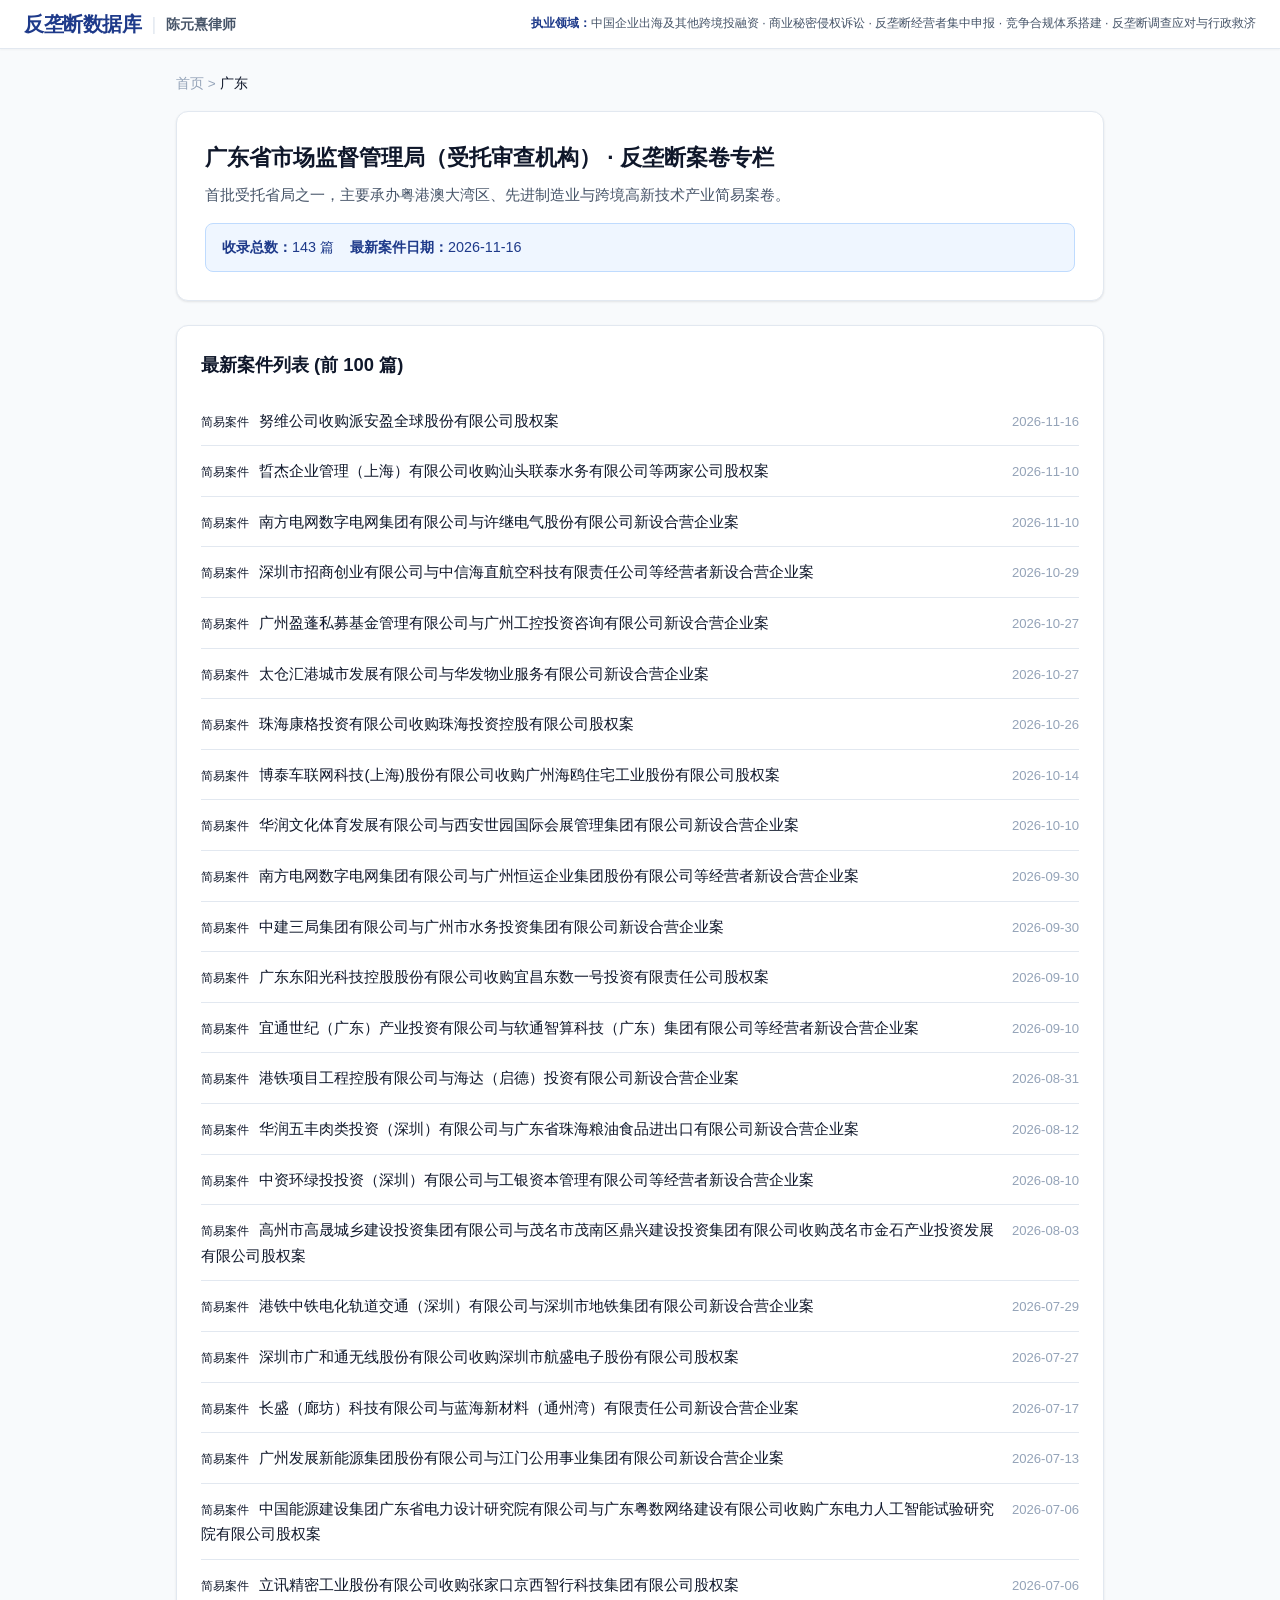
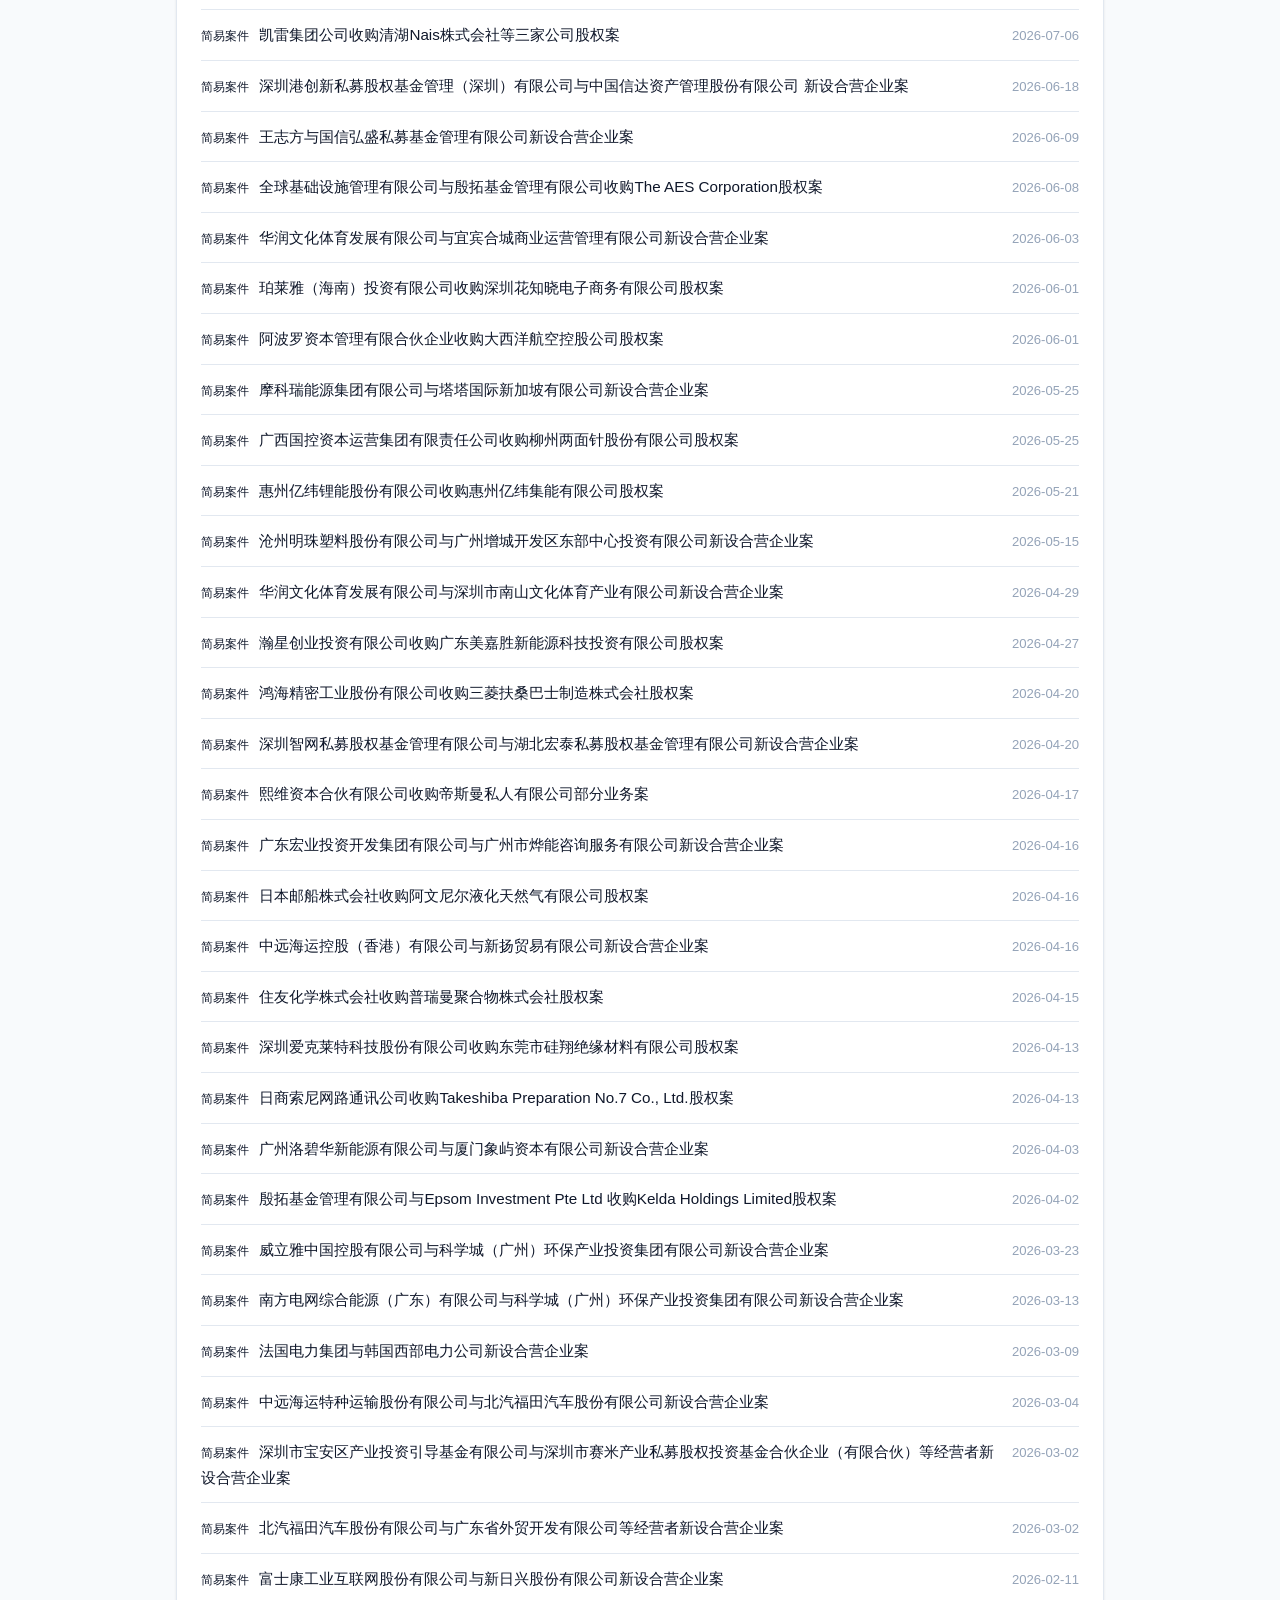
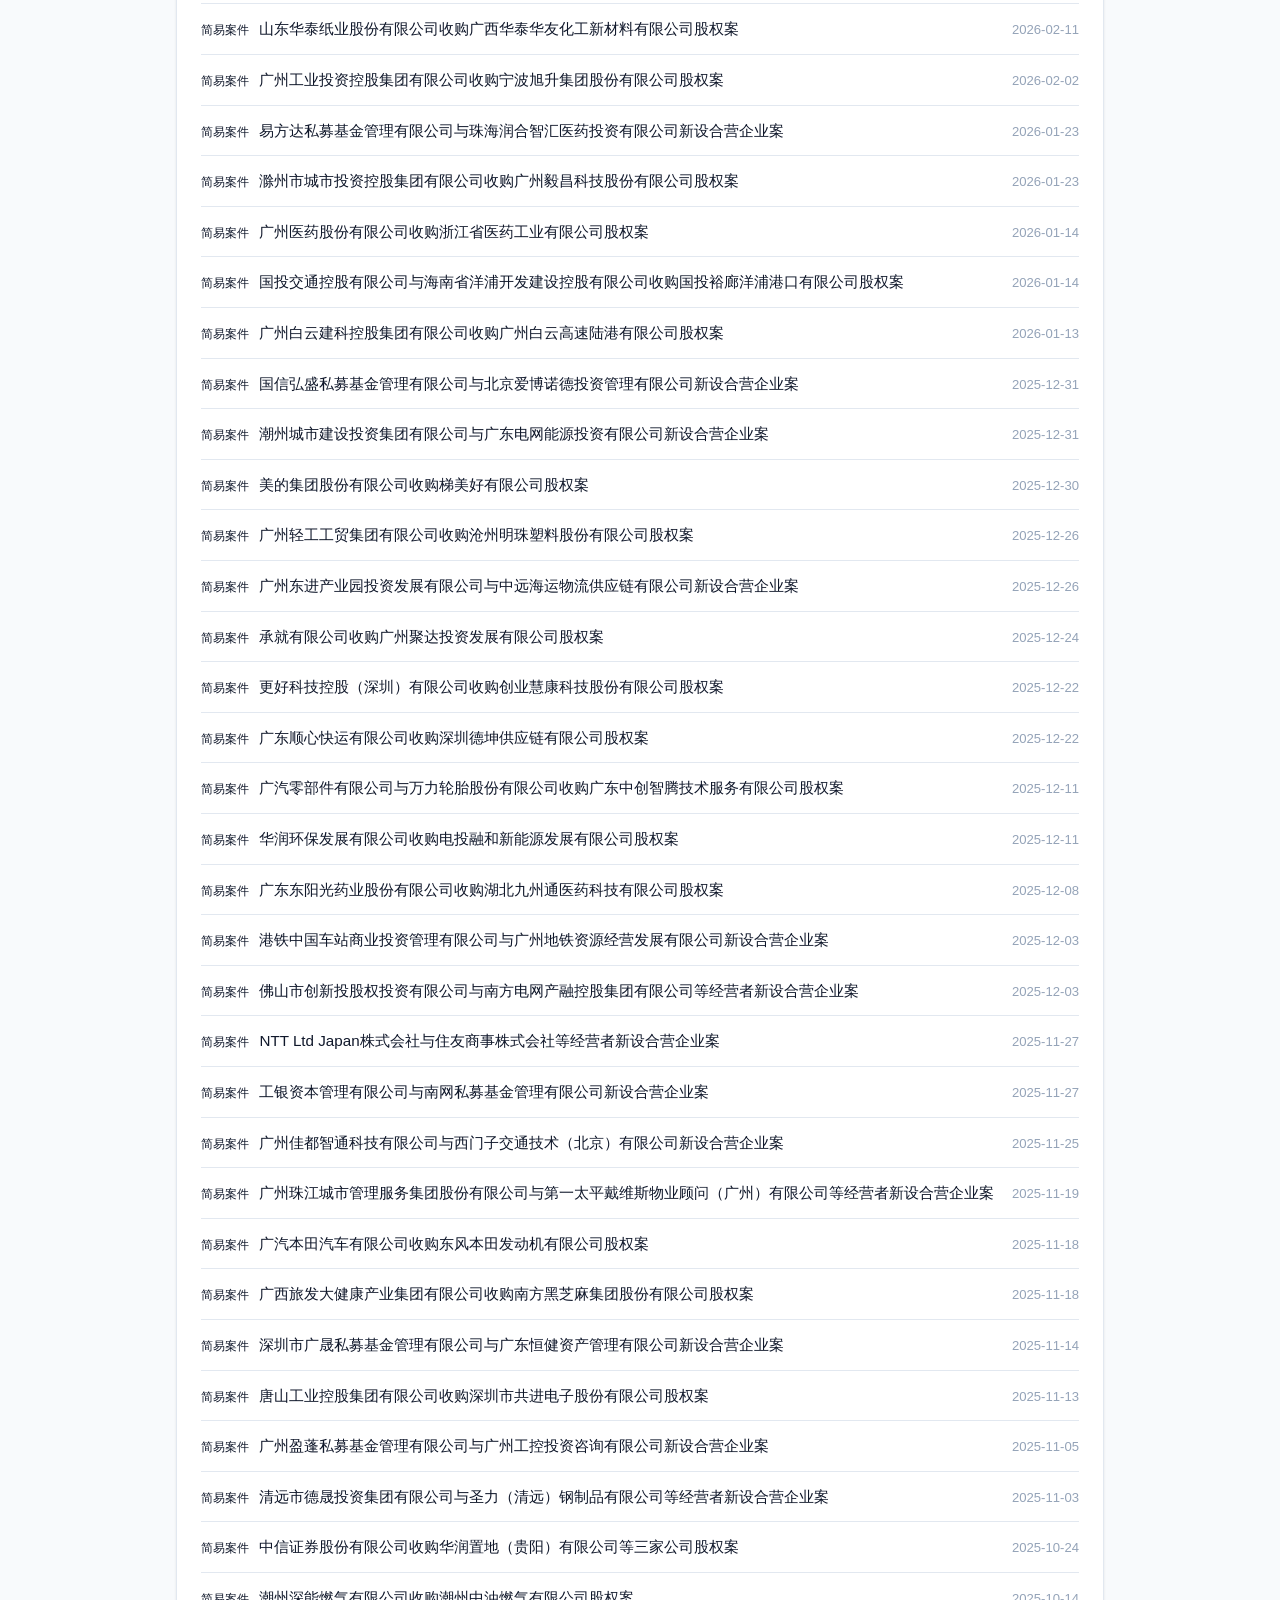
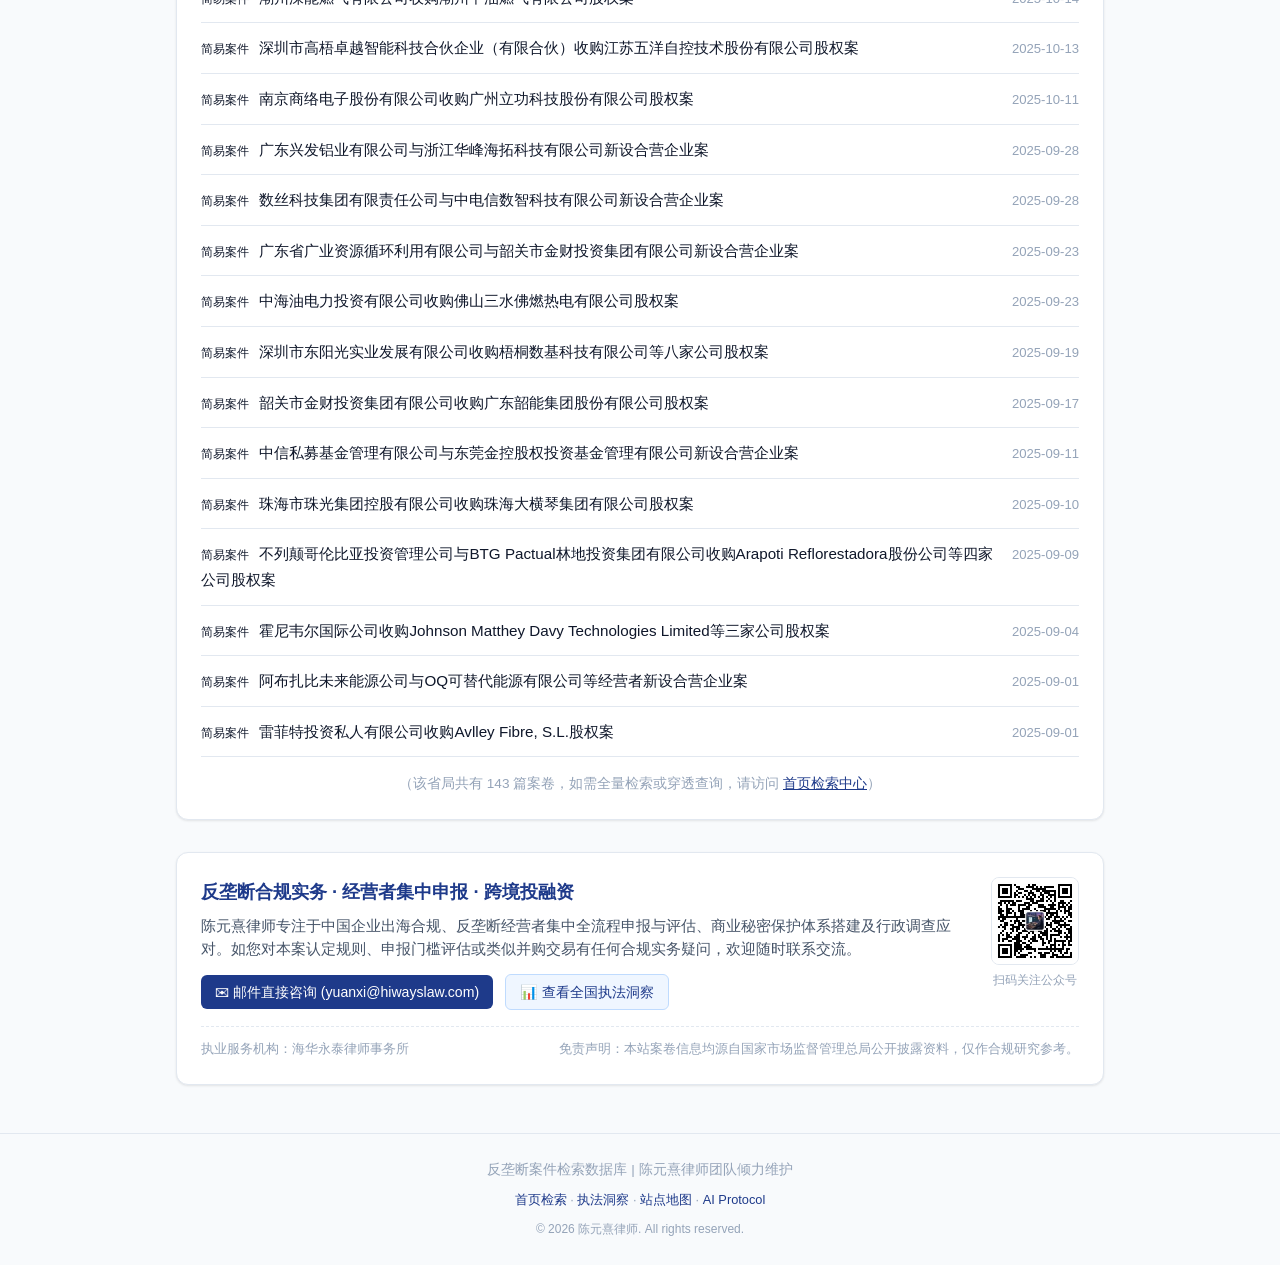
<file: provinces/guangdong.html>
<!DOCTYPE html>
<html lang="zh-CN">
<head>
    <meta charset="UTF-8">
    <meta name="viewport" content="width=device-width, initial-scale=1.0">
    <title>广东反垄断案件与审查专题 | 反垄断数据库 · 陈元熹律师</title>
    <meta name="description" content="广东省市场监督管理局（受托审查机构）反垄断案件专栏，共收录143篇反垄断与经营者集中案卷，最新更新于2026-11-16。陈元熹律师提供精准反垄断合规与省局申报实务指引。">
    <link rel="canonical" href="https://samr.yuanxi.net/provinces/guangdong.html">
    <link rel="stylesheet" href="../style.css?v=20261120_v1">
</head>
<body>
    
    <header class="header">
        <div class="header-inner">
            <div class="logo">
                <a href="../index.html" class="logo-text" style="text-decoration:none; color:inherit;">
                    <h1 class="logo-title" style="display:inline; font-size:1.25rem;">反垄断数据库</h1>
                    <span class="logo-divider">|</span>
                    <span class="logo-sub">陈元熹律师</span>
                </a>
            </div>
            <div class="header-badge">
                <div class="header-practice-areas">
                    <span class="practice-label">执业领域：</span>中国企业出海及其他跨境投融资 · 商业秘密侵权诉讼 · 反垄断经营者集中申报 · 竞争合规体系搭建 · 反垄断调查应对与行政救济
                </div>
            </div>
        </div>
    </header>
    

    <main class="main-container" style="max-width: 960px; margin: 24px auto; padding: 0 16px;">
        <nav style="font-size: 0.85rem; color: var(--text-muted); margin-bottom: 16px;">
            <a href="../index.html" style="color: inherit; text-decoration: none;">首页</a> &gt; 
            <span style="color: var(--text-primary);">广东</span>
        </nav>

        <section style="background: var(--bg-card); border: 1px solid var(--border); border-radius: var(--radius-lg); padding: 28px; box-shadow: var(--shadow-sm); margin-bottom: 24px;">
            <h1 style="font-size: 1.4rem; color: var(--text-primary); margin-bottom: 8px;">广东省市场监督管理局（受托审查机构） · 反垄断案卷专栏</h1>
            <p style="color: var(--text-secondary); font-size: 0.92rem; line-height: 1.6; margin-bottom: 16px;">
                首批受托省局之一，主要承办粤港澳大湾区、先进制造业与跨境高新技术产业简易案卷。
            </p>
            <div style="display: flex; gap: 16px; font-size: 0.9rem; color: var(--accent-blue); background: var(--accent-light); padding: 12px 16px; border-radius: var(--radius-md); border: 1px solid var(--accent-border);">
                <span><strong>收录总数：</strong>143 篇</span>
                <span><strong>最新案件日期：</strong>2026-11-16</span>
            </div>
        </section>

        <section style="background: var(--bg-card); border: 1px solid var(--border); border-radius: var(--radius-lg); padding: 24px; box-shadow: var(--shadow-sm);">
            <h2 style="font-size: 1.15rem; color: var(--text-primary); margin-bottom: 16px;">最新案件列表 (前 100 篇)</h2>
            <ul style="list-style: none; padding-left: 0;">
                
        <li style="border-bottom: 1px solid var(--border); padding: 12px 0; display: flex; justify-content: space-between; align-items: baseline; gap: 16px;">
            <div style="flex: 1;">
                <span class="badge badge-jyaj" style="margin-right: 6px; font-size: 0.75rem;">简易案件</span>
                <a href="../cases/8d163914c5a6.html" style="color: var(--text-primary); text-decoration: none; font-weight: 500; font-size: 0.95rem;">
                    努维公司收购派安盈全球股份有限公司股权案
                </a>
            </div>
            <span style="font-size: 0.82rem; color: var(--text-muted); white-space: nowrap;">2026-11-16</span>
        </li>
        
        <li style="border-bottom: 1px solid var(--border); padding: 12px 0; display: flex; justify-content: space-between; align-items: baseline; gap: 16px;">
            <div style="flex: 1;">
                <span class="badge badge-jyaj" style="margin-right: 6px; font-size: 0.75rem;">简易案件</span>
                <a href="../cases/95337022adeb.html" style="color: var(--text-primary); text-decoration: none; font-weight: 500; font-size: 0.95rem;">
                    晢杰企业管理（上海）有限公司收购汕头联泰水务有限公司等两家公司股权案
                </a>
            </div>
            <span style="font-size: 0.82rem; color: var(--text-muted); white-space: nowrap;">2026-11-10</span>
        </li>
        
        <li style="border-bottom: 1px solid var(--border); padding: 12px 0; display: flex; justify-content: space-between; align-items: baseline; gap: 16px;">
            <div style="flex: 1;">
                <span class="badge badge-jyaj" style="margin-right: 6px; font-size: 0.75rem;">简易案件</span>
                <a href="../cases/d408035e62a1.html" style="color: var(--text-primary); text-decoration: none; font-weight: 500; font-size: 0.95rem;">
                    南方电网数字电网集团有限公司与许继电气股份有限公司新设合营企业案
                </a>
            </div>
            <span style="font-size: 0.82rem; color: var(--text-muted); white-space: nowrap;">2026-11-10</span>
        </li>
        
        <li style="border-bottom: 1px solid var(--border); padding: 12px 0; display: flex; justify-content: space-between; align-items: baseline; gap: 16px;">
            <div style="flex: 1;">
                <span class="badge badge-jyaj" style="margin-right: 6px; font-size: 0.75rem;">简易案件</span>
                <a href="../cases/6d02953df4c3.html" style="color: var(--text-primary); text-decoration: none; font-weight: 500; font-size: 0.95rem;">
                    深圳市招商创业有限公司与中信海直航空科技有限责任公司等经营者新设合营企业案
                </a>
            </div>
            <span style="font-size: 0.82rem; color: var(--text-muted); white-space: nowrap;">2026-10-29</span>
        </li>
        
        <li style="border-bottom: 1px solid var(--border); padding: 12px 0; display: flex; justify-content: space-between; align-items: baseline; gap: 16px;">
            <div style="flex: 1;">
                <span class="badge badge-jyaj" style="margin-right: 6px; font-size: 0.75rem;">简易案件</span>
                <a href="../cases/ca843efa19b6.html" style="color: var(--text-primary); text-decoration: none; font-weight: 500; font-size: 0.95rem;">
                    广州盈蓬私募基金管理有限公司与广州工控投资咨询有限公司新设合营企业案
                </a>
            </div>
            <span style="font-size: 0.82rem; color: var(--text-muted); white-space: nowrap;">2026-10-27</span>
        </li>
        
        <li style="border-bottom: 1px solid var(--border); padding: 12px 0; display: flex; justify-content: space-between; align-items: baseline; gap: 16px;">
            <div style="flex: 1;">
                <span class="badge badge-jyaj" style="margin-right: 6px; font-size: 0.75rem;">简易案件</span>
                <a href="../cases/e77e552357c3.html" style="color: var(--text-primary); text-decoration: none; font-weight: 500; font-size: 0.95rem;">
                    太仓汇港城市发展有限公司与华发物业服务有限公司新设合营企业案
                </a>
            </div>
            <span style="font-size: 0.82rem; color: var(--text-muted); white-space: nowrap;">2026-10-27</span>
        </li>
        
        <li style="border-bottom: 1px solid var(--border); padding: 12px 0; display: flex; justify-content: space-between; align-items: baseline; gap: 16px;">
            <div style="flex: 1;">
                <span class="badge badge-jyaj" style="margin-right: 6px; font-size: 0.75rem;">简易案件</span>
                <a href="../cases/6618764030e7.html" style="color: var(--text-primary); text-decoration: none; font-weight: 500; font-size: 0.95rem;">
                    珠海康格投资有限公司收购珠海投资控股有限公司股权案
                </a>
            </div>
            <span style="font-size: 0.82rem; color: var(--text-muted); white-space: nowrap;">2026-10-26</span>
        </li>
        
        <li style="border-bottom: 1px solid var(--border); padding: 12px 0; display: flex; justify-content: space-between; align-items: baseline; gap: 16px;">
            <div style="flex: 1;">
                <span class="badge badge-jyaj" style="margin-right: 6px; font-size: 0.75rem;">简易案件</span>
                <a href="../cases/1662cda1c774.html" style="color: var(--text-primary); text-decoration: none; font-weight: 500; font-size: 0.95rem;">
                    博泰车联网科技(上海)股份有限公司收购广州海鸥住宅工业股份有限公司股权案
                </a>
            </div>
            <span style="font-size: 0.82rem; color: var(--text-muted); white-space: nowrap;">2026-10-14</span>
        </li>
        
        <li style="border-bottom: 1px solid var(--border); padding: 12px 0; display: flex; justify-content: space-between; align-items: baseline; gap: 16px;">
            <div style="flex: 1;">
                <span class="badge badge-jyaj" style="margin-right: 6px; font-size: 0.75rem;">简易案件</span>
                <a href="../cases/70850a136dff.html" style="color: var(--text-primary); text-decoration: none; font-weight: 500; font-size: 0.95rem;">
                    华润文化体育发展有限公司与西安世园国际会展管理集团有限公司新设合营企业案
                </a>
            </div>
            <span style="font-size: 0.82rem; color: var(--text-muted); white-space: nowrap;">2026-10-10</span>
        </li>
        
        <li style="border-bottom: 1px solid var(--border); padding: 12px 0; display: flex; justify-content: space-between; align-items: baseline; gap: 16px;">
            <div style="flex: 1;">
                <span class="badge badge-jyaj" style="margin-right: 6px; font-size: 0.75rem;">简易案件</span>
                <a href="../cases/264328eed975.html" style="color: var(--text-primary); text-decoration: none; font-weight: 500; font-size: 0.95rem;">
                    南方电网数字电网集团有限公司与广州恒运企业集团股份有限公司等经营者新设合营企业案
                </a>
            </div>
            <span style="font-size: 0.82rem; color: var(--text-muted); white-space: nowrap;">2026-09-30</span>
        </li>
        
        <li style="border-bottom: 1px solid var(--border); padding: 12px 0; display: flex; justify-content: space-between; align-items: baseline; gap: 16px;">
            <div style="flex: 1;">
                <span class="badge badge-jyaj" style="margin-right: 6px; font-size: 0.75rem;">简易案件</span>
                <a href="../cases/88d7bb9e97c8.html" style="color: var(--text-primary); text-decoration: none; font-weight: 500; font-size: 0.95rem;">
                    中建三局集团有限公司与广州市水务投资集团有限公司新设合营企业案
                </a>
            </div>
            <span style="font-size: 0.82rem; color: var(--text-muted); white-space: nowrap;">2026-09-30</span>
        </li>
        
        <li style="border-bottom: 1px solid var(--border); padding: 12px 0; display: flex; justify-content: space-between; align-items: baseline; gap: 16px;">
            <div style="flex: 1;">
                <span class="badge badge-jyaj" style="margin-right: 6px; font-size: 0.75rem;">简易案件</span>
                <a href="../cases/d688eb2fe799.html" style="color: var(--text-primary); text-decoration: none; font-weight: 500; font-size: 0.95rem;">
                    广东东阳光科技控股股份有限公司收购宜昌东数一号投资有限责任公司股权案
                </a>
            </div>
            <span style="font-size: 0.82rem; color: var(--text-muted); white-space: nowrap;">2026-09-10</span>
        </li>
        
        <li style="border-bottom: 1px solid var(--border); padding: 12px 0; display: flex; justify-content: space-between; align-items: baseline; gap: 16px;">
            <div style="flex: 1;">
                <span class="badge badge-jyaj" style="margin-right: 6px; font-size: 0.75rem;">简易案件</span>
                <a href="../cases/6b2fe145944d.html" style="color: var(--text-primary); text-decoration: none; font-weight: 500; font-size: 0.95rem;">
                    宜通世纪（广东）产业投资有限公司与软通智算科技（广东）集团有限公司等经营者新设合营企业案
                </a>
            </div>
            <span style="font-size: 0.82rem; color: var(--text-muted); white-space: nowrap;">2026-09-10</span>
        </li>
        
        <li style="border-bottom: 1px solid var(--border); padding: 12px 0; display: flex; justify-content: space-between; align-items: baseline; gap: 16px;">
            <div style="flex: 1;">
                <span class="badge badge-jyaj" style="margin-right: 6px; font-size: 0.75rem;">简易案件</span>
                <a href="../cases/1c80a036782a.html" style="color: var(--text-primary); text-decoration: none; font-weight: 500; font-size: 0.95rem;">
                    港铁项目工程控股有限公司与海达（启德）投资有限公司新设合营企业案
                </a>
            </div>
            <span style="font-size: 0.82rem; color: var(--text-muted); white-space: nowrap;">2026-08-31</span>
        </li>
        
        <li style="border-bottom: 1px solid var(--border); padding: 12px 0; display: flex; justify-content: space-between; align-items: baseline; gap: 16px;">
            <div style="flex: 1;">
                <span class="badge badge-jyaj" style="margin-right: 6px; font-size: 0.75rem;">简易案件</span>
                <a href="../cases/252abac6fd3a.html" style="color: var(--text-primary); text-decoration: none; font-weight: 500; font-size: 0.95rem;">
                    华润五丰肉类投资（深圳）有限公司与广东省珠海粮油食品进出口有限公司新设合营企业案
                </a>
            </div>
            <span style="font-size: 0.82rem; color: var(--text-muted); white-space: nowrap;">2026-08-12</span>
        </li>
        
        <li style="border-bottom: 1px solid var(--border); padding: 12px 0; display: flex; justify-content: space-between; align-items: baseline; gap: 16px;">
            <div style="flex: 1;">
                <span class="badge badge-jyaj" style="margin-right: 6px; font-size: 0.75rem;">简易案件</span>
                <a href="../cases/3624a897382c.html" style="color: var(--text-primary); text-decoration: none; font-weight: 500; font-size: 0.95rem;">
                    中资环绿投投资（深圳）有限公司与工银资本管理有限公司等经营者新设合营企业案
                </a>
            </div>
            <span style="font-size: 0.82rem; color: var(--text-muted); white-space: nowrap;">2026-08-10</span>
        </li>
        
        <li style="border-bottom: 1px solid var(--border); padding: 12px 0; display: flex; justify-content: space-between; align-items: baseline; gap: 16px;">
            <div style="flex: 1;">
                <span class="badge badge-jyaj" style="margin-right: 6px; font-size: 0.75rem;">简易案件</span>
                <a href="../cases/586ec209535f.html" style="color: var(--text-primary); text-decoration: none; font-weight: 500; font-size: 0.95rem;">
                    高州市高晟城乡建设投资集团有限公司与茂名市茂南区鼎兴建设投资集团有限公司收购茂名市金石产业投资发展有限公司股权案
                </a>
            </div>
            <span style="font-size: 0.82rem; color: var(--text-muted); white-space: nowrap;">2026-08-03</span>
        </li>
        
        <li style="border-bottom: 1px solid var(--border); padding: 12px 0; display: flex; justify-content: space-between; align-items: baseline; gap: 16px;">
            <div style="flex: 1;">
                <span class="badge badge-jyaj" style="margin-right: 6px; font-size: 0.75rem;">简易案件</span>
                <a href="../cases/356ad0827eaa.html" style="color: var(--text-primary); text-decoration: none; font-weight: 500; font-size: 0.95rem;">
                    港铁中铁电化轨道交通（深圳）有限公司与深圳市地铁集团有限公司新设合营企业案
                </a>
            </div>
            <span style="font-size: 0.82rem; color: var(--text-muted); white-space: nowrap;">2026-07-29</span>
        </li>
        
        <li style="border-bottom: 1px solid var(--border); padding: 12px 0; display: flex; justify-content: space-between; align-items: baseline; gap: 16px;">
            <div style="flex: 1;">
                <span class="badge badge-jyaj" style="margin-right: 6px; font-size: 0.75rem;">简易案件</span>
                <a href="../cases/16a36f466fba.html" style="color: var(--text-primary); text-decoration: none; font-weight: 500; font-size: 0.95rem;">
                    深圳市广和通无线股份有限公司收购深圳市航盛电子股份有限公司股权案
                </a>
            </div>
            <span style="font-size: 0.82rem; color: var(--text-muted); white-space: nowrap;">2026-07-27</span>
        </li>
        
        <li style="border-bottom: 1px solid var(--border); padding: 12px 0; display: flex; justify-content: space-between; align-items: baseline; gap: 16px;">
            <div style="flex: 1;">
                <span class="badge badge-jyaj" style="margin-right: 6px; font-size: 0.75rem;">简易案件</span>
                <a href="../cases/1527d04b6bcf.html" style="color: var(--text-primary); text-decoration: none; font-weight: 500; font-size: 0.95rem;">
                    长盛（廊坊）科技有限公司与蓝海新材料（通州湾）有限责任公司新设合营企业案
                </a>
            </div>
            <span style="font-size: 0.82rem; color: var(--text-muted); white-space: nowrap;">2026-07-17</span>
        </li>
        
        <li style="border-bottom: 1px solid var(--border); padding: 12px 0; display: flex; justify-content: space-between; align-items: baseline; gap: 16px;">
            <div style="flex: 1;">
                <span class="badge badge-jyaj" style="margin-right: 6px; font-size: 0.75rem;">简易案件</span>
                <a href="../cases/bb797e1029c3.html" style="color: var(--text-primary); text-decoration: none; font-weight: 500; font-size: 0.95rem;">
                    广州发展新能源集团股份有限公司与江门公用事业集团有限公司新设合营企业案
                </a>
            </div>
            <span style="font-size: 0.82rem; color: var(--text-muted); white-space: nowrap;">2026-07-13</span>
        </li>
        
        <li style="border-bottom: 1px solid var(--border); padding: 12px 0; display: flex; justify-content: space-between; align-items: baseline; gap: 16px;">
            <div style="flex: 1;">
                <span class="badge badge-jyaj" style="margin-right: 6px; font-size: 0.75rem;">简易案件</span>
                <a href="../cases/69cc2f455aac.html" style="color: var(--text-primary); text-decoration: none; font-weight: 500; font-size: 0.95rem;">
                    中国能源建设集团广东省电力设计研究院有限公司与广东粤数网络建设有限公司收购广东电力人工智能试验研究院有限公司股权案
                </a>
            </div>
            <span style="font-size: 0.82rem; color: var(--text-muted); white-space: nowrap;">2026-07-06</span>
        </li>
        
        <li style="border-bottom: 1px solid var(--border); padding: 12px 0; display: flex; justify-content: space-between; align-items: baseline; gap: 16px;">
            <div style="flex: 1;">
                <span class="badge badge-jyaj" style="margin-right: 6px; font-size: 0.75rem;">简易案件</span>
                <a href="../cases/50f7fa198072.html" style="color: var(--text-primary); text-decoration: none; font-weight: 500; font-size: 0.95rem;">
                    立讯精密工业股份有限公司收购张家口京西智行科技集团有限公司股权案
                </a>
            </div>
            <span style="font-size: 0.82rem; color: var(--text-muted); white-space: nowrap;">2026-07-06</span>
        </li>
        
        <li style="border-bottom: 1px solid var(--border); padding: 12px 0; display: flex; justify-content: space-between; align-items: baseline; gap: 16px;">
            <div style="flex: 1;">
                <span class="badge badge-jyaj" style="margin-right: 6px; font-size: 0.75rem;">简易案件</span>
                <a href="../cases/3eb38b4441ab.html" style="color: var(--text-primary); text-decoration: none; font-weight: 500; font-size: 0.95rem;">
                    凯雷集团公司收购清湖Nais株式会社等三家公司股权案
                </a>
            </div>
            <span style="font-size: 0.82rem; color: var(--text-muted); white-space: nowrap;">2026-07-06</span>
        </li>
        
        <li style="border-bottom: 1px solid var(--border); padding: 12px 0; display: flex; justify-content: space-between; align-items: baseline; gap: 16px;">
            <div style="flex: 1;">
                <span class="badge badge-jyaj" style="margin-right: 6px; font-size: 0.75rem;">简易案件</span>
                <a href="../cases/efccdbefc5a7.html" style="color: var(--text-primary); text-decoration: none; font-weight: 500; font-size: 0.95rem;">
                    深圳港创新私募股权基金管理（深圳）有限公司与中国信达资产管理股份有限公司 新设合营企业案
                </a>
            </div>
            <span style="font-size: 0.82rem; color: var(--text-muted); white-space: nowrap;">2026-06-18</span>
        </li>
        
        <li style="border-bottom: 1px solid var(--border); padding: 12px 0; display: flex; justify-content: space-between; align-items: baseline; gap: 16px;">
            <div style="flex: 1;">
                <span class="badge badge-jyaj" style="margin-right: 6px; font-size: 0.75rem;">简易案件</span>
                <a href="../cases/010e70b4079e.html" style="color: var(--text-primary); text-decoration: none; font-weight: 500; font-size: 0.95rem;">
                    王志方与国信弘盛私募基金管理有限公司新设合营企业案
                </a>
            </div>
            <span style="font-size: 0.82rem; color: var(--text-muted); white-space: nowrap;">2026-06-09</span>
        </li>
        
        <li style="border-bottom: 1px solid var(--border); padding: 12px 0; display: flex; justify-content: space-between; align-items: baseline; gap: 16px;">
            <div style="flex: 1;">
                <span class="badge badge-jyaj" style="margin-right: 6px; font-size: 0.75rem;">简易案件</span>
                <a href="../cases/5ab253716ec6.html" style="color: var(--text-primary); text-decoration: none; font-weight: 500; font-size: 0.95rem;">
                    全球基础设施管理有限公司与殷拓基金管理有限公司收购The AES Corporation股权案
                </a>
            </div>
            <span style="font-size: 0.82rem; color: var(--text-muted); white-space: nowrap;">2026-06-08</span>
        </li>
        
        <li style="border-bottom: 1px solid var(--border); padding: 12px 0; display: flex; justify-content: space-between; align-items: baseline; gap: 16px;">
            <div style="flex: 1;">
                <span class="badge badge-jyaj" style="margin-right: 6px; font-size: 0.75rem;">简易案件</span>
                <a href="../cases/3f04460aac1f.html" style="color: var(--text-primary); text-decoration: none; font-weight: 500; font-size: 0.95rem;">
                    华润文化体育发展有限公司与宜宾合城商业运营管理有限公司新设合营企业案
                </a>
            </div>
            <span style="font-size: 0.82rem; color: var(--text-muted); white-space: nowrap;">2026-06-03</span>
        </li>
        
        <li style="border-bottom: 1px solid var(--border); padding: 12px 0; display: flex; justify-content: space-between; align-items: baseline; gap: 16px;">
            <div style="flex: 1;">
                <span class="badge badge-jyaj" style="margin-right: 6px; font-size: 0.75rem;">简易案件</span>
                <a href="../cases/7809d555fc62.html" style="color: var(--text-primary); text-decoration: none; font-weight: 500; font-size: 0.95rem;">
                    珀莱雅（海南）投资有限公司收购深圳花知晓电子商务有限公司股权案
                </a>
            </div>
            <span style="font-size: 0.82rem; color: var(--text-muted); white-space: nowrap;">2026-06-01</span>
        </li>
        
        <li style="border-bottom: 1px solid var(--border); padding: 12px 0; display: flex; justify-content: space-between; align-items: baseline; gap: 16px;">
            <div style="flex: 1;">
                <span class="badge badge-jyaj" style="margin-right: 6px; font-size: 0.75rem;">简易案件</span>
                <a href="../cases/f047035b6d3c.html" style="color: var(--text-primary); text-decoration: none; font-weight: 500; font-size: 0.95rem;">
                    阿波罗资本管理有限合伙企业收购大西洋航空控股公司股权案
                </a>
            </div>
            <span style="font-size: 0.82rem; color: var(--text-muted); white-space: nowrap;">2026-06-01</span>
        </li>
        
        <li style="border-bottom: 1px solid var(--border); padding: 12px 0; display: flex; justify-content: space-between; align-items: baseline; gap: 16px;">
            <div style="flex: 1;">
                <span class="badge badge-jyaj" style="margin-right: 6px; font-size: 0.75rem;">简易案件</span>
                <a href="../cases/7036019e475f.html" style="color: var(--text-primary); text-decoration: none; font-weight: 500; font-size: 0.95rem;">
                    摩科瑞能源集团有限公司与塔塔国际新加坡有限公司新设合营企业案
                </a>
            </div>
            <span style="font-size: 0.82rem; color: var(--text-muted); white-space: nowrap;">2026-05-25</span>
        </li>
        
        <li style="border-bottom: 1px solid var(--border); padding: 12px 0; display: flex; justify-content: space-between; align-items: baseline; gap: 16px;">
            <div style="flex: 1;">
                <span class="badge badge-jyaj" style="margin-right: 6px; font-size: 0.75rem;">简易案件</span>
                <a href="../cases/0c7741b0bf5c.html" style="color: var(--text-primary); text-decoration: none; font-weight: 500; font-size: 0.95rem;">
                    广西国控资本运营集团有限责任公司收购柳州两面针股份有限公司股权案
                </a>
            </div>
            <span style="font-size: 0.82rem; color: var(--text-muted); white-space: nowrap;">2026-05-25</span>
        </li>
        
        <li style="border-bottom: 1px solid var(--border); padding: 12px 0; display: flex; justify-content: space-between; align-items: baseline; gap: 16px;">
            <div style="flex: 1;">
                <span class="badge badge-jyaj" style="margin-right: 6px; font-size: 0.75rem;">简易案件</span>
                <a href="../cases/03862f0290bd.html" style="color: var(--text-primary); text-decoration: none; font-weight: 500; font-size: 0.95rem;">
                    惠州亿纬锂能股份有限公司收购惠州亿纬集能有限公司股权案
                </a>
            </div>
            <span style="font-size: 0.82rem; color: var(--text-muted); white-space: nowrap;">2026-05-21</span>
        </li>
        
        <li style="border-bottom: 1px solid var(--border); padding: 12px 0; display: flex; justify-content: space-between; align-items: baseline; gap: 16px;">
            <div style="flex: 1;">
                <span class="badge badge-jyaj" style="margin-right: 6px; font-size: 0.75rem;">简易案件</span>
                <a href="../cases/820bf272047b.html" style="color: var(--text-primary); text-decoration: none; font-weight: 500; font-size: 0.95rem;">
                    沧州明珠塑料股份有限公司与广州增城开发区东部中心投资有限公司新设合营企业案
                </a>
            </div>
            <span style="font-size: 0.82rem; color: var(--text-muted); white-space: nowrap;">2026-05-15</span>
        </li>
        
        <li style="border-bottom: 1px solid var(--border); padding: 12px 0; display: flex; justify-content: space-between; align-items: baseline; gap: 16px;">
            <div style="flex: 1;">
                <span class="badge badge-jyaj" style="margin-right: 6px; font-size: 0.75rem;">简易案件</span>
                <a href="../cases/5f4f7f95e3e5.html" style="color: var(--text-primary); text-decoration: none; font-weight: 500; font-size: 0.95rem;">
                    华润文化体育发展有限公司与深圳市南山文化体育产业有限公司新设合营企业案
                </a>
            </div>
            <span style="font-size: 0.82rem; color: var(--text-muted); white-space: nowrap;">2026-04-29</span>
        </li>
        
        <li style="border-bottom: 1px solid var(--border); padding: 12px 0; display: flex; justify-content: space-between; align-items: baseline; gap: 16px;">
            <div style="flex: 1;">
                <span class="badge badge-jyaj" style="margin-right: 6px; font-size: 0.75rem;">简易案件</span>
                <a href="../cases/bf6a7964ea82.html" style="color: var(--text-primary); text-decoration: none; font-weight: 500; font-size: 0.95rem;">
                    瀚星创业投资有限公司收购广东美嘉胜新能源科技投资有限公司股权案
                </a>
            </div>
            <span style="font-size: 0.82rem; color: var(--text-muted); white-space: nowrap;">2026-04-27</span>
        </li>
        
        <li style="border-bottom: 1px solid var(--border); padding: 12px 0; display: flex; justify-content: space-between; align-items: baseline; gap: 16px;">
            <div style="flex: 1;">
                <span class="badge badge-jyaj" style="margin-right: 6px; font-size: 0.75rem;">简易案件</span>
                <a href="../cases/261f5183f4c2.html" style="color: var(--text-primary); text-decoration: none; font-weight: 500; font-size: 0.95rem;">
                    鸿海精密工业股份有限公司收购三菱扶桑巴士制造株式会社股权案
                </a>
            </div>
            <span style="font-size: 0.82rem; color: var(--text-muted); white-space: nowrap;">2026-04-20</span>
        </li>
        
        <li style="border-bottom: 1px solid var(--border); padding: 12px 0; display: flex; justify-content: space-between; align-items: baseline; gap: 16px;">
            <div style="flex: 1;">
                <span class="badge badge-jyaj" style="margin-right: 6px; font-size: 0.75rem;">简易案件</span>
                <a href="../cases/530e6ba3b2fe.html" style="color: var(--text-primary); text-decoration: none; font-weight: 500; font-size: 0.95rem;">
                    深圳智网私募股权基金管理有限公司与湖北宏泰私募股权基金管理有限公司新设合营企业案
                </a>
            </div>
            <span style="font-size: 0.82rem; color: var(--text-muted); white-space: nowrap;">2026-04-20</span>
        </li>
        
        <li style="border-bottom: 1px solid var(--border); padding: 12px 0; display: flex; justify-content: space-between; align-items: baseline; gap: 16px;">
            <div style="flex: 1;">
                <span class="badge badge-jyaj" style="margin-right: 6px; font-size: 0.75rem;">简易案件</span>
                <a href="../cases/36aeb25a6a5f.html" style="color: var(--text-primary); text-decoration: none; font-weight: 500; font-size: 0.95rem;">
                    熙维资本合伙有限公司收购帝斯曼私人有限公司部分业务案
                </a>
            </div>
            <span style="font-size: 0.82rem; color: var(--text-muted); white-space: nowrap;">2026-04-17</span>
        </li>
        
        <li style="border-bottom: 1px solid var(--border); padding: 12px 0; display: flex; justify-content: space-between; align-items: baseline; gap: 16px;">
            <div style="flex: 1;">
                <span class="badge badge-jyaj" style="margin-right: 6px; font-size: 0.75rem;">简易案件</span>
                <a href="../cases/67bcc4f8f5bc.html" style="color: var(--text-primary); text-decoration: none; font-weight: 500; font-size: 0.95rem;">
                    广东宏业投资开发集团有限公司与广州市烨能咨询服务有限公司新设合营企业案
                </a>
            </div>
            <span style="font-size: 0.82rem; color: var(--text-muted); white-space: nowrap;">2026-04-16</span>
        </li>
        
        <li style="border-bottom: 1px solid var(--border); padding: 12px 0; display: flex; justify-content: space-between; align-items: baseline; gap: 16px;">
            <div style="flex: 1;">
                <span class="badge badge-jyaj" style="margin-right: 6px; font-size: 0.75rem;">简易案件</span>
                <a href="../cases/8f0530c050ec.html" style="color: var(--text-primary); text-decoration: none; font-weight: 500; font-size: 0.95rem;">
                    日本邮船株式会社收购阿文尼尔液化天然气有限公司股权案
                </a>
            </div>
            <span style="font-size: 0.82rem; color: var(--text-muted); white-space: nowrap;">2026-04-16</span>
        </li>
        
        <li style="border-bottom: 1px solid var(--border); padding: 12px 0; display: flex; justify-content: space-between; align-items: baseline; gap: 16px;">
            <div style="flex: 1;">
                <span class="badge badge-jyaj" style="margin-right: 6px; font-size: 0.75rem;">简易案件</span>
                <a href="../cases/a9d7c987fa28.html" style="color: var(--text-primary); text-decoration: none; font-weight: 500; font-size: 0.95rem;">
                    中远海运控股（香港）有限公司与新扬贸易有限公司新设合营企业案
                </a>
            </div>
            <span style="font-size: 0.82rem; color: var(--text-muted); white-space: nowrap;">2026-04-16</span>
        </li>
        
        <li style="border-bottom: 1px solid var(--border); padding: 12px 0; display: flex; justify-content: space-between; align-items: baseline; gap: 16px;">
            <div style="flex: 1;">
                <span class="badge badge-jyaj" style="margin-right: 6px; font-size: 0.75rem;">简易案件</span>
                <a href="../cases/2ca713ed37fd.html" style="color: var(--text-primary); text-decoration: none; font-weight: 500; font-size: 0.95rem;">
                    住友化学株式会社收购普瑞曼聚合物株式会社股权案
                </a>
            </div>
            <span style="font-size: 0.82rem; color: var(--text-muted); white-space: nowrap;">2026-04-15</span>
        </li>
        
        <li style="border-bottom: 1px solid var(--border); padding: 12px 0; display: flex; justify-content: space-between; align-items: baseline; gap: 16px;">
            <div style="flex: 1;">
                <span class="badge badge-jyaj" style="margin-right: 6px; font-size: 0.75rem;">简易案件</span>
                <a href="../cases/21e5cb3ff00f.html" style="color: var(--text-primary); text-decoration: none; font-weight: 500; font-size: 0.95rem;">
                    深圳爱克莱特科技股份有限公司收购东莞市硅翔绝缘材料有限公司股权案
                </a>
            </div>
            <span style="font-size: 0.82rem; color: var(--text-muted); white-space: nowrap;">2026-04-13</span>
        </li>
        
        <li style="border-bottom: 1px solid var(--border); padding: 12px 0; display: flex; justify-content: space-between; align-items: baseline; gap: 16px;">
            <div style="flex: 1;">
                <span class="badge badge-jyaj" style="margin-right: 6px; font-size: 0.75rem;">简易案件</span>
                <a href="../cases/8b1e724bfef5.html" style="color: var(--text-primary); text-decoration: none; font-weight: 500; font-size: 0.95rem;">
                    日商索尼网路通讯公司收购Takeshiba Preparation No.7 Co., Ltd.股权案
                </a>
            </div>
            <span style="font-size: 0.82rem; color: var(--text-muted); white-space: nowrap;">2026-04-13</span>
        </li>
        
        <li style="border-bottom: 1px solid var(--border); padding: 12px 0; display: flex; justify-content: space-between; align-items: baseline; gap: 16px;">
            <div style="flex: 1;">
                <span class="badge badge-jyaj" style="margin-right: 6px; font-size: 0.75rem;">简易案件</span>
                <a href="../cases/2862830d0c85.html" style="color: var(--text-primary); text-decoration: none; font-weight: 500; font-size: 0.95rem;">
                    广州洛碧华新能源有限公司与厦门象屿资本有限公司新设合营企业案
                </a>
            </div>
            <span style="font-size: 0.82rem; color: var(--text-muted); white-space: nowrap;">2026-04-03</span>
        </li>
        
        <li style="border-bottom: 1px solid var(--border); padding: 12px 0; display: flex; justify-content: space-between; align-items: baseline; gap: 16px;">
            <div style="flex: 1;">
                <span class="badge badge-jyaj" style="margin-right: 6px; font-size: 0.75rem;">简易案件</span>
                <a href="../cases/582065cc8f4a.html" style="color: var(--text-primary); text-decoration: none; font-weight: 500; font-size: 0.95rem;">
                    殷拓基金管理有限公司与Epsom Investment Pte Ltd 收购Kelda Holdings Limited股权案
                </a>
            </div>
            <span style="font-size: 0.82rem; color: var(--text-muted); white-space: nowrap;">2026-04-02</span>
        </li>
        
        <li style="border-bottom: 1px solid var(--border); padding: 12px 0; display: flex; justify-content: space-between; align-items: baseline; gap: 16px;">
            <div style="flex: 1;">
                <span class="badge badge-jyaj" style="margin-right: 6px; font-size: 0.75rem;">简易案件</span>
                <a href="../cases/c0b2f0eb2f62.html" style="color: var(--text-primary); text-decoration: none; font-weight: 500; font-size: 0.95rem;">
                    威立雅中国控股有限公司与科学城（广州）环保产业投资集团有限公司新设合营企业案
                </a>
            </div>
            <span style="font-size: 0.82rem; color: var(--text-muted); white-space: nowrap;">2026-03-23</span>
        </li>
        
        <li style="border-bottom: 1px solid var(--border); padding: 12px 0; display: flex; justify-content: space-between; align-items: baseline; gap: 16px;">
            <div style="flex: 1;">
                <span class="badge badge-jyaj" style="margin-right: 6px; font-size: 0.75rem;">简易案件</span>
                <a href="../cases/57fd40258526.html" style="color: var(--text-primary); text-decoration: none; font-weight: 500; font-size: 0.95rem;">
                    南方电网综合能源（广东）有限公司与科学城（广州）环保产业投资集团有限公司新设合营企业案
                </a>
            </div>
            <span style="font-size: 0.82rem; color: var(--text-muted); white-space: nowrap;">2026-03-13</span>
        </li>
        
        <li style="border-bottom: 1px solid var(--border); padding: 12px 0; display: flex; justify-content: space-between; align-items: baseline; gap: 16px;">
            <div style="flex: 1;">
                <span class="badge badge-jyaj" style="margin-right: 6px; font-size: 0.75rem;">简易案件</span>
                <a href="../cases/6187c41085c2.html" style="color: var(--text-primary); text-decoration: none; font-weight: 500; font-size: 0.95rem;">
                    法国电力集团与韩国西部电力公司新设合营企业案
                </a>
            </div>
            <span style="font-size: 0.82rem; color: var(--text-muted); white-space: nowrap;">2026-03-09</span>
        </li>
        
        <li style="border-bottom: 1px solid var(--border); padding: 12px 0; display: flex; justify-content: space-between; align-items: baseline; gap: 16px;">
            <div style="flex: 1;">
                <span class="badge badge-jyaj" style="margin-right: 6px; font-size: 0.75rem;">简易案件</span>
                <a href="../cases/88cec19cb132.html" style="color: var(--text-primary); text-decoration: none; font-weight: 500; font-size: 0.95rem;">
                    中远海运特种运输股份有限公司与北汽福田汽车股份有限公司新设合营企业案
                </a>
            </div>
            <span style="font-size: 0.82rem; color: var(--text-muted); white-space: nowrap;">2026-03-04</span>
        </li>
        
        <li style="border-bottom: 1px solid var(--border); padding: 12px 0; display: flex; justify-content: space-between; align-items: baseline; gap: 16px;">
            <div style="flex: 1;">
                <span class="badge badge-jyaj" style="margin-right: 6px; font-size: 0.75rem;">简易案件</span>
                <a href="../cases/074a46839bd0.html" style="color: var(--text-primary); text-decoration: none; font-weight: 500; font-size: 0.95rem;">
                    深圳市宝安区产业投资引导基金有限公司与深圳市赛米产业私募股权投资基金合伙企业（有限合伙）等经营者新设合营企业案
                </a>
            </div>
            <span style="font-size: 0.82rem; color: var(--text-muted); white-space: nowrap;">2026-03-02</span>
        </li>
        
        <li style="border-bottom: 1px solid var(--border); padding: 12px 0; display: flex; justify-content: space-between; align-items: baseline; gap: 16px;">
            <div style="flex: 1;">
                <span class="badge badge-jyaj" style="margin-right: 6px; font-size: 0.75rem;">简易案件</span>
                <a href="../cases/d8935061e8d0.html" style="color: var(--text-primary); text-decoration: none; font-weight: 500; font-size: 0.95rem;">
                    北汽福田汽车股份有限公司与广东省外贸开发有限公司等经营者新设合营企业案
                </a>
            </div>
            <span style="font-size: 0.82rem; color: var(--text-muted); white-space: nowrap;">2026-03-02</span>
        </li>
        
        <li style="border-bottom: 1px solid var(--border); padding: 12px 0; display: flex; justify-content: space-between; align-items: baseline; gap: 16px;">
            <div style="flex: 1;">
                <span class="badge badge-jyaj" style="margin-right: 6px; font-size: 0.75rem;">简易案件</span>
                <a href="../cases/67fb3943e6fc.html" style="color: var(--text-primary); text-decoration: none; font-weight: 500; font-size: 0.95rem;">
                    富士康工业互联网股份有限公司与新日兴股份有限公司新设合营企业案
                </a>
            </div>
            <span style="font-size: 0.82rem; color: var(--text-muted); white-space: nowrap;">2026-02-11</span>
        </li>
        
        <li style="border-bottom: 1px solid var(--border); padding: 12px 0; display: flex; justify-content: space-between; align-items: baseline; gap: 16px;">
            <div style="flex: 1;">
                <span class="badge badge-jyaj" style="margin-right: 6px; font-size: 0.75rem;">简易案件</span>
                <a href="../cases/aa140ce0e46c.html" style="color: var(--text-primary); text-decoration: none; font-weight: 500; font-size: 0.95rem;">
                    山东华泰纸业股份有限公司收购广西华泰华友化工新材料有限公司股权案
                </a>
            </div>
            <span style="font-size: 0.82rem; color: var(--text-muted); white-space: nowrap;">2026-02-11</span>
        </li>
        
        <li style="border-bottom: 1px solid var(--border); padding: 12px 0; display: flex; justify-content: space-between; align-items: baseline; gap: 16px;">
            <div style="flex: 1;">
                <span class="badge badge-jyaj" style="margin-right: 6px; font-size: 0.75rem;">简易案件</span>
                <a href="../cases/78d183500b93.html" style="color: var(--text-primary); text-decoration: none; font-weight: 500; font-size: 0.95rem;">
                    广州工业投资控股集团有限公司收购宁波旭升集团股份有限公司股权案
                </a>
            </div>
            <span style="font-size: 0.82rem; color: var(--text-muted); white-space: nowrap;">2026-02-02</span>
        </li>
        
        <li style="border-bottom: 1px solid var(--border); padding: 12px 0; display: flex; justify-content: space-between; align-items: baseline; gap: 16px;">
            <div style="flex: 1;">
                <span class="badge badge-jyaj" style="margin-right: 6px; font-size: 0.75rem;">简易案件</span>
                <a href="../cases/2010aa19850d.html" style="color: var(--text-primary); text-decoration: none; font-weight: 500; font-size: 0.95rem;">
                    易方达私募基金管理有限公司与珠海润合智汇医药投资有限公司新设合营企业案
                </a>
            </div>
            <span style="font-size: 0.82rem; color: var(--text-muted); white-space: nowrap;">2026-01-23</span>
        </li>
        
        <li style="border-bottom: 1px solid var(--border); padding: 12px 0; display: flex; justify-content: space-between; align-items: baseline; gap: 16px;">
            <div style="flex: 1;">
                <span class="badge badge-jyaj" style="margin-right: 6px; font-size: 0.75rem;">简易案件</span>
                <a href="../cases/c16155294e41.html" style="color: var(--text-primary); text-decoration: none; font-weight: 500; font-size: 0.95rem;">
                    滁州市城市投资控股集团有限公司收购广州毅昌科技股份有限公司股权案
                </a>
            </div>
            <span style="font-size: 0.82rem; color: var(--text-muted); white-space: nowrap;">2026-01-23</span>
        </li>
        
        <li style="border-bottom: 1px solid var(--border); padding: 12px 0; display: flex; justify-content: space-between; align-items: baseline; gap: 16px;">
            <div style="flex: 1;">
                <span class="badge badge-jyaj" style="margin-right: 6px; font-size: 0.75rem;">简易案件</span>
                <a href="../cases/cd6df4db52df.html" style="color: var(--text-primary); text-decoration: none; font-weight: 500; font-size: 0.95rem;">
                    广州医药股份有限公司收购浙江省医药工业有限公司股权案
                </a>
            </div>
            <span style="font-size: 0.82rem; color: var(--text-muted); white-space: nowrap;">2026-01-14</span>
        </li>
        
        <li style="border-bottom: 1px solid var(--border); padding: 12px 0; display: flex; justify-content: space-between; align-items: baseline; gap: 16px;">
            <div style="flex: 1;">
                <span class="badge badge-jyaj" style="margin-right: 6px; font-size: 0.75rem;">简易案件</span>
                <a href="../cases/3e4063de6a68.html" style="color: var(--text-primary); text-decoration: none; font-weight: 500; font-size: 0.95rem;">
                    国投交通控股有限公司与海南省洋浦开发建设控股有限公司收购国投裕廊洋浦港口有限公司股权案
                </a>
            </div>
            <span style="font-size: 0.82rem; color: var(--text-muted); white-space: nowrap;">2026-01-14</span>
        </li>
        
        <li style="border-bottom: 1px solid var(--border); padding: 12px 0; display: flex; justify-content: space-between; align-items: baseline; gap: 16px;">
            <div style="flex: 1;">
                <span class="badge badge-jyaj" style="margin-right: 6px; font-size: 0.75rem;">简易案件</span>
                <a href="../cases/915d7831ad72.html" style="color: var(--text-primary); text-decoration: none; font-weight: 500; font-size: 0.95rem;">
                    广州白云建科控股集团有限公司收购广州白云高速陆港有限公司股权案
                </a>
            </div>
            <span style="font-size: 0.82rem; color: var(--text-muted); white-space: nowrap;">2026-01-13</span>
        </li>
        
        <li style="border-bottom: 1px solid var(--border); padding: 12px 0; display: flex; justify-content: space-between; align-items: baseline; gap: 16px;">
            <div style="flex: 1;">
                <span class="badge badge-jyaj" style="margin-right: 6px; font-size: 0.75rem;">简易案件</span>
                <a href="../cases/86a23396d704.html" style="color: var(--text-primary); text-decoration: none; font-weight: 500; font-size: 0.95rem;">
                    国信弘盛私募基金管理有限公司与北京爱博诺德投资管理有限公司新设合营企业案
                </a>
            </div>
            <span style="font-size: 0.82rem; color: var(--text-muted); white-space: nowrap;">2025-12-31</span>
        </li>
        
        <li style="border-bottom: 1px solid var(--border); padding: 12px 0; display: flex; justify-content: space-between; align-items: baseline; gap: 16px;">
            <div style="flex: 1;">
                <span class="badge badge-jyaj" style="margin-right: 6px; font-size: 0.75rem;">简易案件</span>
                <a href="../cases/70446376ebb8.html" style="color: var(--text-primary); text-decoration: none; font-weight: 500; font-size: 0.95rem;">
                    潮州城市建设投资集团有限公司与广东电网能源投资有限公司新设合营企业案
                </a>
            </div>
            <span style="font-size: 0.82rem; color: var(--text-muted); white-space: nowrap;">2025-12-31</span>
        </li>
        
        <li style="border-bottom: 1px solid var(--border); padding: 12px 0; display: flex; justify-content: space-between; align-items: baseline; gap: 16px;">
            <div style="flex: 1;">
                <span class="badge badge-jyaj" style="margin-right: 6px; font-size: 0.75rem;">简易案件</span>
                <a href="../cases/bd279c228cec.html" style="color: var(--text-primary); text-decoration: none; font-weight: 500; font-size: 0.95rem;">
                    美的集团股份有限公司收购梯美好有限公司股权案
                </a>
            </div>
            <span style="font-size: 0.82rem; color: var(--text-muted); white-space: nowrap;">2025-12-30</span>
        </li>
        
        <li style="border-bottom: 1px solid var(--border); padding: 12px 0; display: flex; justify-content: space-between; align-items: baseline; gap: 16px;">
            <div style="flex: 1;">
                <span class="badge badge-jyaj" style="margin-right: 6px; font-size: 0.75rem;">简易案件</span>
                <a href="../cases/0109ca318ceb.html" style="color: var(--text-primary); text-decoration: none; font-weight: 500; font-size: 0.95rem;">
                    广州轻工工贸集团有限公司收购沧州明珠塑料股份有限公司股权案
                </a>
            </div>
            <span style="font-size: 0.82rem; color: var(--text-muted); white-space: nowrap;">2025-12-26</span>
        </li>
        
        <li style="border-bottom: 1px solid var(--border); padding: 12px 0; display: flex; justify-content: space-between; align-items: baseline; gap: 16px;">
            <div style="flex: 1;">
                <span class="badge badge-jyaj" style="margin-right: 6px; font-size: 0.75rem;">简易案件</span>
                <a href="../cases/edfcb453e581.html" style="color: var(--text-primary); text-decoration: none; font-weight: 500; font-size: 0.95rem;">
                    广州东进产业园投资发展有限公司与中远海运物流供应链有限公司新设合营企业案
                </a>
            </div>
            <span style="font-size: 0.82rem; color: var(--text-muted); white-space: nowrap;">2025-12-26</span>
        </li>
        
        <li style="border-bottom: 1px solid var(--border); padding: 12px 0; display: flex; justify-content: space-between; align-items: baseline; gap: 16px;">
            <div style="flex: 1;">
                <span class="badge badge-jyaj" style="margin-right: 6px; font-size: 0.75rem;">简易案件</span>
                <a href="../cases/8283aeb16249.html" style="color: var(--text-primary); text-decoration: none; font-weight: 500; font-size: 0.95rem;">
                    承就有限公司收购广州聚达投资发展有限公司股权案
                </a>
            </div>
            <span style="font-size: 0.82rem; color: var(--text-muted); white-space: nowrap;">2025-12-24</span>
        </li>
        
        <li style="border-bottom: 1px solid var(--border); padding: 12px 0; display: flex; justify-content: space-between; align-items: baseline; gap: 16px;">
            <div style="flex: 1;">
                <span class="badge badge-jyaj" style="margin-right: 6px; font-size: 0.75rem;">简易案件</span>
                <a href="../cases/e9db73da3cf3.html" style="color: var(--text-primary); text-decoration: none; font-weight: 500; font-size: 0.95rem;">
                    更好科技控股（深圳）有限公司收购创业慧康科技股份有限公司股权案
                </a>
            </div>
            <span style="font-size: 0.82rem; color: var(--text-muted); white-space: nowrap;">2025-12-22</span>
        </li>
        
        <li style="border-bottom: 1px solid var(--border); padding: 12px 0; display: flex; justify-content: space-between; align-items: baseline; gap: 16px;">
            <div style="flex: 1;">
                <span class="badge badge-jyaj" style="margin-right: 6px; font-size: 0.75rem;">简易案件</span>
                <a href="../cases/3c50a1b76aeb.html" style="color: var(--text-primary); text-decoration: none; font-weight: 500; font-size: 0.95rem;">
                    广东顺心快运有限公司收购深圳德坤供应链有限公司股权案
                </a>
            </div>
            <span style="font-size: 0.82rem; color: var(--text-muted); white-space: nowrap;">2025-12-22</span>
        </li>
        
        <li style="border-bottom: 1px solid var(--border); padding: 12px 0; display: flex; justify-content: space-between; align-items: baseline; gap: 16px;">
            <div style="flex: 1;">
                <span class="badge badge-jyaj" style="margin-right: 6px; font-size: 0.75rem;">简易案件</span>
                <a href="../cases/b504660da4dd.html" style="color: var(--text-primary); text-decoration: none; font-weight: 500; font-size: 0.95rem;">
                    广汽零部件有限公司与万力轮胎股份有限公司收购广东中创智腾技术服务有限公司股权案
                </a>
            </div>
            <span style="font-size: 0.82rem; color: var(--text-muted); white-space: nowrap;">2025-12-11</span>
        </li>
        
        <li style="border-bottom: 1px solid var(--border); padding: 12px 0; display: flex; justify-content: space-between; align-items: baseline; gap: 16px;">
            <div style="flex: 1;">
                <span class="badge badge-jyaj" style="margin-right: 6px; font-size: 0.75rem;">简易案件</span>
                <a href="../cases/0cc720721fa4.html" style="color: var(--text-primary); text-decoration: none; font-weight: 500; font-size: 0.95rem;">
                    华润环保发展有限公司收购电投融和新能源发展有限公司股权案
                </a>
            </div>
            <span style="font-size: 0.82rem; color: var(--text-muted); white-space: nowrap;">2025-12-11</span>
        </li>
        
        <li style="border-bottom: 1px solid var(--border); padding: 12px 0; display: flex; justify-content: space-between; align-items: baseline; gap: 16px;">
            <div style="flex: 1;">
                <span class="badge badge-jyaj" style="margin-right: 6px; font-size: 0.75rem;">简易案件</span>
                <a href="../cases/5e0b4fe497a9.html" style="color: var(--text-primary); text-decoration: none; font-weight: 500; font-size: 0.95rem;">
                    广东东阳光药业股份有限公司收购湖北九州通医药科技有限公司股权案
                </a>
            </div>
            <span style="font-size: 0.82rem; color: var(--text-muted); white-space: nowrap;">2025-12-08</span>
        </li>
        
        <li style="border-bottom: 1px solid var(--border); padding: 12px 0; display: flex; justify-content: space-between; align-items: baseline; gap: 16px;">
            <div style="flex: 1;">
                <span class="badge badge-jyaj" style="margin-right: 6px; font-size: 0.75rem;">简易案件</span>
                <a href="../cases/76cd117f48a1.html" style="color: var(--text-primary); text-decoration: none; font-weight: 500; font-size: 0.95rem;">
                    港铁中国车站商业投资管理有限公司与广州地铁资源经营发展有限公司新设合营企业案
                </a>
            </div>
            <span style="font-size: 0.82rem; color: var(--text-muted); white-space: nowrap;">2025-12-03</span>
        </li>
        
        <li style="border-bottom: 1px solid var(--border); padding: 12px 0; display: flex; justify-content: space-between; align-items: baseline; gap: 16px;">
            <div style="flex: 1;">
                <span class="badge badge-jyaj" style="margin-right: 6px; font-size: 0.75rem;">简易案件</span>
                <a href="../cases/4d3b780b4cd3.html" style="color: var(--text-primary); text-decoration: none; font-weight: 500; font-size: 0.95rem;">
                    佛山市创新投股权投资有限公司与南方电网产融控股集团有限公司等经营者新设合营企业案
                </a>
            </div>
            <span style="font-size: 0.82rem; color: var(--text-muted); white-space: nowrap;">2025-12-03</span>
        </li>
        
        <li style="border-bottom: 1px solid var(--border); padding: 12px 0; display: flex; justify-content: space-between; align-items: baseline; gap: 16px;">
            <div style="flex: 1;">
                <span class="badge badge-jyaj" style="margin-right: 6px; font-size: 0.75rem;">简易案件</span>
                <a href="../cases/777c6af4728b.html" style="color: var(--text-primary); text-decoration: none; font-weight: 500; font-size: 0.95rem;">
                    NTT Ltd Japan株式会社与住友商事株式会社等经营者新设合营企业案
                </a>
            </div>
            <span style="font-size: 0.82rem; color: var(--text-muted); white-space: nowrap;">2025-11-27</span>
        </li>
        
        <li style="border-bottom: 1px solid var(--border); padding: 12px 0; display: flex; justify-content: space-between; align-items: baseline; gap: 16px;">
            <div style="flex: 1;">
                <span class="badge badge-jyaj" style="margin-right: 6px; font-size: 0.75rem;">简易案件</span>
                <a href="../cases/3b3b9f312ff0.html" style="color: var(--text-primary); text-decoration: none; font-weight: 500; font-size: 0.95rem;">
                    工银资本管理有限公司与南网私募基金管理有限公司新设合营企业案
                </a>
            </div>
            <span style="font-size: 0.82rem; color: var(--text-muted); white-space: nowrap;">2025-11-27</span>
        </li>
        
        <li style="border-bottom: 1px solid var(--border); padding: 12px 0; display: flex; justify-content: space-between; align-items: baseline; gap: 16px;">
            <div style="flex: 1;">
                <span class="badge badge-jyaj" style="margin-right: 6px; font-size: 0.75rem;">简易案件</span>
                <a href="../cases/26edb152fad0.html" style="color: var(--text-primary); text-decoration: none; font-weight: 500; font-size: 0.95rem;">
                    广州佳都智通科技有限公司与西门子交通技术（北京）有限公司新设合营企业案
                </a>
            </div>
            <span style="font-size: 0.82rem; color: var(--text-muted); white-space: nowrap;">2025-11-25</span>
        </li>
        
        <li style="border-bottom: 1px solid var(--border); padding: 12px 0; display: flex; justify-content: space-between; align-items: baseline; gap: 16px;">
            <div style="flex: 1;">
                <span class="badge badge-jyaj" style="margin-right: 6px; font-size: 0.75rem;">简易案件</span>
                <a href="../cases/f5e386505685.html" style="color: var(--text-primary); text-decoration: none; font-weight: 500; font-size: 0.95rem;">
                    广州珠江城市管理服务集团股份有限公司与第一太平戴维斯物业顾问（广州）有限公司等经营者新设合营企业案
                </a>
            </div>
            <span style="font-size: 0.82rem; color: var(--text-muted); white-space: nowrap;">2025-11-19</span>
        </li>
        
        <li style="border-bottom: 1px solid var(--border); padding: 12px 0; display: flex; justify-content: space-between; align-items: baseline; gap: 16px;">
            <div style="flex: 1;">
                <span class="badge badge-jyaj" style="margin-right: 6px; font-size: 0.75rem;">简易案件</span>
                <a href="../cases/b15a2448e76b.html" style="color: var(--text-primary); text-decoration: none; font-weight: 500; font-size: 0.95rem;">
                    广汽本田汽车有限公司收购东风本田发动机有限公司股权案
                </a>
            </div>
            <span style="font-size: 0.82rem; color: var(--text-muted); white-space: nowrap;">2025-11-18</span>
        </li>
        
        <li style="border-bottom: 1px solid var(--border); padding: 12px 0; display: flex; justify-content: space-between; align-items: baseline; gap: 16px;">
            <div style="flex: 1;">
                <span class="badge badge-jyaj" style="margin-right: 6px; font-size: 0.75rem;">简易案件</span>
                <a href="../cases/ed7a41c91b96.html" style="color: var(--text-primary); text-decoration: none; font-weight: 500; font-size: 0.95rem;">
                    广西旅发大健康产业集团有限公司收购南方黑芝麻集团股份有限公司股权案
                </a>
            </div>
            <span style="font-size: 0.82rem; color: var(--text-muted); white-space: nowrap;">2025-11-18</span>
        </li>
        
        <li style="border-bottom: 1px solid var(--border); padding: 12px 0; display: flex; justify-content: space-between; align-items: baseline; gap: 16px;">
            <div style="flex: 1;">
                <span class="badge badge-jyaj" style="margin-right: 6px; font-size: 0.75rem;">简易案件</span>
                <a href="../cases/08871e830434.html" style="color: var(--text-primary); text-decoration: none; font-weight: 500; font-size: 0.95rem;">
                    深圳市广晟私募基金管理有限公司与广东恒健资产管理有限公司新设合营企业案
                </a>
            </div>
            <span style="font-size: 0.82rem; color: var(--text-muted); white-space: nowrap;">2025-11-14</span>
        </li>
        
        <li style="border-bottom: 1px solid var(--border); padding: 12px 0; display: flex; justify-content: space-between; align-items: baseline; gap: 16px;">
            <div style="flex: 1;">
                <span class="badge badge-jyaj" style="margin-right: 6px; font-size: 0.75rem;">简易案件</span>
                <a href="../cases/78d61435f54b.html" style="color: var(--text-primary); text-decoration: none; font-weight: 500; font-size: 0.95rem;">
                    唐山工业控股集团有限公司收购深圳市共进电子股份有限公司股权案
                </a>
            </div>
            <span style="font-size: 0.82rem; color: var(--text-muted); white-space: nowrap;">2025-11-13</span>
        </li>
        
        <li style="border-bottom: 1px solid var(--border); padding: 12px 0; display: flex; justify-content: space-between; align-items: baseline; gap: 16px;">
            <div style="flex: 1;">
                <span class="badge badge-jyaj" style="margin-right: 6px; font-size: 0.75rem;">简易案件</span>
                <a href="../cases/fe584d8c2ad9.html" style="color: var(--text-primary); text-decoration: none; font-weight: 500; font-size: 0.95rem;">
                    广州盈蓬私募基金管理有限公司与广州工控投资咨询有限公司新设合营企业案
                </a>
            </div>
            <span style="font-size: 0.82rem; color: var(--text-muted); white-space: nowrap;">2025-11-05</span>
        </li>
        
        <li style="border-bottom: 1px solid var(--border); padding: 12px 0; display: flex; justify-content: space-between; align-items: baseline; gap: 16px;">
            <div style="flex: 1;">
                <span class="badge badge-jyaj" style="margin-right: 6px; font-size: 0.75rem;">简易案件</span>
                <a href="../cases/b625fab5ae89.html" style="color: var(--text-primary); text-decoration: none; font-weight: 500; font-size: 0.95rem;">
                    清远市德晟投资集团有限公司与圣力（清远）钢制品有限公司等经营者新设合营企业案
                </a>
            </div>
            <span style="font-size: 0.82rem; color: var(--text-muted); white-space: nowrap;">2025-11-03</span>
        </li>
        
        <li style="border-bottom: 1px solid var(--border); padding: 12px 0; display: flex; justify-content: space-between; align-items: baseline; gap: 16px;">
            <div style="flex: 1;">
                <span class="badge badge-jyaj" style="margin-right: 6px; font-size: 0.75rem;">简易案件</span>
                <a href="../cases/7f99fbdcb577.html" style="color: var(--text-primary); text-decoration: none; font-weight: 500; font-size: 0.95rem;">
                    中信证券股份有限公司收购华润置地（贵阳）有限公司等三家公司股权案
                </a>
            </div>
            <span style="font-size: 0.82rem; color: var(--text-muted); white-space: nowrap;">2025-10-24</span>
        </li>
        
        <li style="border-bottom: 1px solid var(--border); padding: 12px 0; display: flex; justify-content: space-between; align-items: baseline; gap: 16px;">
            <div style="flex: 1;">
                <span class="badge badge-jyaj" style="margin-right: 6px; font-size: 0.75rem;">简易案件</span>
                <a href="../cases/8fa4d9c1c133.html" style="color: var(--text-primary); text-decoration: none; font-weight: 500; font-size: 0.95rem;">
                    潮州深能燃气有限公司收购潮州中油燃气有限公司股权案
                </a>
            </div>
            <span style="font-size: 0.82rem; color: var(--text-muted); white-space: nowrap;">2025-10-14</span>
        </li>
        
        <li style="border-bottom: 1px solid var(--border); padding: 12px 0; display: flex; justify-content: space-between; align-items: baseline; gap: 16px;">
            <div style="flex: 1;">
                <span class="badge badge-jyaj" style="margin-right: 6px; font-size: 0.75rem;">简易案件</span>
                <a href="../cases/40d4d4105b6b.html" style="color: var(--text-primary); text-decoration: none; font-weight: 500; font-size: 0.95rem;">
                    深圳市高梧卓越智能科技合伙企业（有限合伙）收购江苏五洋自控技术股份有限公司股权案
                </a>
            </div>
            <span style="font-size: 0.82rem; color: var(--text-muted); white-space: nowrap;">2025-10-13</span>
        </li>
        
        <li style="border-bottom: 1px solid var(--border); padding: 12px 0; display: flex; justify-content: space-between; align-items: baseline; gap: 16px;">
            <div style="flex: 1;">
                <span class="badge badge-jyaj" style="margin-right: 6px; font-size: 0.75rem;">简易案件</span>
                <a href="../cases/24af327b742f.html" style="color: var(--text-primary); text-decoration: none; font-weight: 500; font-size: 0.95rem;">
                    南京商络电子股份有限公司收购广州立功科技股份有限公司股权案
                </a>
            </div>
            <span style="font-size: 0.82rem; color: var(--text-muted); white-space: nowrap;">2025-10-11</span>
        </li>
        
        <li style="border-bottom: 1px solid var(--border); padding: 12px 0; display: flex; justify-content: space-between; align-items: baseline; gap: 16px;">
            <div style="flex: 1;">
                <span class="badge badge-jyaj" style="margin-right: 6px; font-size: 0.75rem;">简易案件</span>
                <a href="../cases/19afa49b5be1.html" style="color: var(--text-primary); text-decoration: none; font-weight: 500; font-size: 0.95rem;">
                    广东兴发铝业有限公司与浙江华峰海拓科技有限公司新设合营企业案
                </a>
            </div>
            <span style="font-size: 0.82rem; color: var(--text-muted); white-space: nowrap;">2025-09-28</span>
        </li>
        
        <li style="border-bottom: 1px solid var(--border); padding: 12px 0; display: flex; justify-content: space-between; align-items: baseline; gap: 16px;">
            <div style="flex: 1;">
                <span class="badge badge-jyaj" style="margin-right: 6px; font-size: 0.75rem;">简易案件</span>
                <a href="../cases/1ba637b1cc74.html" style="color: var(--text-primary); text-decoration: none; font-weight: 500; font-size: 0.95rem;">
                    数丝科技集团有限责任公司与中电信数智科技有限公司新设合营企业案
                </a>
            </div>
            <span style="font-size: 0.82rem; color: var(--text-muted); white-space: nowrap;">2025-09-28</span>
        </li>
        
        <li style="border-bottom: 1px solid var(--border); padding: 12px 0; display: flex; justify-content: space-between; align-items: baseline; gap: 16px;">
            <div style="flex: 1;">
                <span class="badge badge-jyaj" style="margin-right: 6px; font-size: 0.75rem;">简易案件</span>
                <a href="../cases/cc55d04adec7.html" style="color: var(--text-primary); text-decoration: none; font-weight: 500; font-size: 0.95rem;">
                    广东省广业资源循环利用有限公司与韶关市金财投资集团有限公司新设合营企业案
                </a>
            </div>
            <span style="font-size: 0.82rem; color: var(--text-muted); white-space: nowrap;">2025-09-23</span>
        </li>
        
        <li style="border-bottom: 1px solid var(--border); padding: 12px 0; display: flex; justify-content: space-between; align-items: baseline; gap: 16px;">
            <div style="flex: 1;">
                <span class="badge badge-jyaj" style="margin-right: 6px; font-size: 0.75rem;">简易案件</span>
                <a href="../cases/c12f046b69c5.html" style="color: var(--text-primary); text-decoration: none; font-weight: 500; font-size: 0.95rem;">
                    中海油电力投资有限公司收购佛山三水佛燃热电有限公司股权案
                </a>
            </div>
            <span style="font-size: 0.82rem; color: var(--text-muted); white-space: nowrap;">2025-09-23</span>
        </li>
        
        <li style="border-bottom: 1px solid var(--border); padding: 12px 0; display: flex; justify-content: space-between; align-items: baseline; gap: 16px;">
            <div style="flex: 1;">
                <span class="badge badge-jyaj" style="margin-right: 6px; font-size: 0.75rem;">简易案件</span>
                <a href="../cases/87d96f1d003b.html" style="color: var(--text-primary); text-decoration: none; font-weight: 500; font-size: 0.95rem;">
                    深圳市东阳光实业发展有限公司收购梧桐数基科技有限公司等八家公司股权案
                </a>
            </div>
            <span style="font-size: 0.82rem; color: var(--text-muted); white-space: nowrap;">2025-09-19</span>
        </li>
        
        <li style="border-bottom: 1px solid var(--border); padding: 12px 0; display: flex; justify-content: space-between; align-items: baseline; gap: 16px;">
            <div style="flex: 1;">
                <span class="badge badge-jyaj" style="margin-right: 6px; font-size: 0.75rem;">简易案件</span>
                <a href="../cases/247d64744551.html" style="color: var(--text-primary); text-decoration: none; font-weight: 500; font-size: 0.95rem;">
                    韶关市金财投资集团有限公司收购广东韶能集团股份有限公司股权案
                </a>
            </div>
            <span style="font-size: 0.82rem; color: var(--text-muted); white-space: nowrap;">2025-09-17</span>
        </li>
        
        <li style="border-bottom: 1px solid var(--border); padding: 12px 0; display: flex; justify-content: space-between; align-items: baseline; gap: 16px;">
            <div style="flex: 1;">
                <span class="badge badge-jyaj" style="margin-right: 6px; font-size: 0.75rem;">简易案件</span>
                <a href="../cases/242cd84d252b.html" style="color: var(--text-primary); text-decoration: none; font-weight: 500; font-size: 0.95rem;">
                    中信私募基金管理有限公司与东莞金控股权投资基金管理有限公司新设合营企业案
                </a>
            </div>
            <span style="font-size: 0.82rem; color: var(--text-muted); white-space: nowrap;">2025-09-11</span>
        </li>
        
        <li style="border-bottom: 1px solid var(--border); padding: 12px 0; display: flex; justify-content: space-between; align-items: baseline; gap: 16px;">
            <div style="flex: 1;">
                <span class="badge badge-jyaj" style="margin-right: 6px; font-size: 0.75rem;">简易案件</span>
                <a href="../cases/f452757eadc5.html" style="color: var(--text-primary); text-decoration: none; font-weight: 500; font-size: 0.95rem;">
                    珠海市珠光集团控股有限公司收购珠海大横琴集团有限公司股权案
                </a>
            </div>
            <span style="font-size: 0.82rem; color: var(--text-muted); white-space: nowrap;">2025-09-10</span>
        </li>
        
        <li style="border-bottom: 1px solid var(--border); padding: 12px 0; display: flex; justify-content: space-between; align-items: baseline; gap: 16px;">
            <div style="flex: 1;">
                <span class="badge badge-jyaj" style="margin-right: 6px; font-size: 0.75rem;">简易案件</span>
                <a href="../cases/20be609654ed.html" style="color: var(--text-primary); text-decoration: none; font-weight: 500; font-size: 0.95rem;">
                    不列颠哥伦比亚投资管理公司与BTG Pactual林地投资集团有限公司收购Arapoti Reflorestadora股份公司等四家公司股权案
                </a>
            </div>
            <span style="font-size: 0.82rem; color: var(--text-muted); white-space: nowrap;">2025-09-09</span>
        </li>
        
        <li style="border-bottom: 1px solid var(--border); padding: 12px 0; display: flex; justify-content: space-between; align-items: baseline; gap: 16px;">
            <div style="flex: 1;">
                <span class="badge badge-jyaj" style="margin-right: 6px; font-size: 0.75rem;">简易案件</span>
                <a href="../cases/70972063da27.html" style="color: var(--text-primary); text-decoration: none; font-weight: 500; font-size: 0.95rem;">
                    霍尼韦尔国际公司收购Johnson Matthey Davy Technologies Limited等三家公司股权案
                </a>
            </div>
            <span style="font-size: 0.82rem; color: var(--text-muted); white-space: nowrap;">2025-09-04</span>
        </li>
        
        <li style="border-bottom: 1px solid var(--border); padding: 12px 0; display: flex; justify-content: space-between; align-items: baseline; gap: 16px;">
            <div style="flex: 1;">
                <span class="badge badge-jyaj" style="margin-right: 6px; font-size: 0.75rem;">简易案件</span>
                <a href="../cases/a0a79300e9a4.html" style="color: var(--text-primary); text-decoration: none; font-weight: 500; font-size: 0.95rem;">
                    阿布扎比未来能源公司与OQ可替代能源有限公司等经营者新设合营企业案
                </a>
            </div>
            <span style="font-size: 0.82rem; color: var(--text-muted); white-space: nowrap;">2025-09-01</span>
        </li>
        
        <li style="border-bottom: 1px solid var(--border); padding: 12px 0; display: flex; justify-content: space-between; align-items: baseline; gap: 16px;">
            <div style="flex: 1;">
                <span class="badge badge-jyaj" style="margin-right: 6px; font-size: 0.75rem;">简易案件</span>
                <a href="../cases/496280277e4b.html" style="color: var(--text-primary); text-decoration: none; font-weight: 500; font-size: 0.95rem;">
                    雷菲特投资私人有限公司收购Avlley Fibre, S.L.股权案
                </a>
            </div>
            <span style="font-size: 0.82rem; color: var(--text-muted); white-space: nowrap;">2025-09-01</span>
        </li>
        
            </ul>
            <p style="text-align: center; color: var(--text-muted); font-size: 0.85rem; margin-top: 16px;">（该省局共有 143 篇案卷，如需全量检索或穿透查询，请访问 <a href="../index.html" style="color:var(--accent-blue);">首页检索中心</a>）</p>
        </section>

        
    <section class="consultation-section" style="margin-top: 32px; border: 1px solid var(--border); border-radius: var(--radius-lg); padding: 24px; background: var(--bg-card); box-shadow: var(--shadow-sm);">
        <div style="display: flex; flex-direction: column; gap: 16px;">
            <div style="display: flex; justify-content: space-between; align-items: flex-start; flex-wrap: wrap; gap: 16px;">
                <div style="flex: 1; min-width: 280px;">
                    <h3 style="font-size: 1.15rem; color: var(--accent-blue); margin-bottom: 8px;">反垄断合规实务 · 经营者集中申报 · 跨境投融资</h3>
                    <p style="color: var(--text-secondary); font-size: 0.92rem; line-height: 1.6; margin-bottom: 12px;">
                        陈元熹律师专注于中国企业出海合规、反垄断经营者集中全流程申报与评估、商业秘密保护体系搭建及行政调查应对。如您对本案认定规则、申报门槛评估或类似并购交易有任何合规实务疑问，欢迎随时联系交流。
                    </p>
                    <div style="display: flex; align-items: center; gap: 12px; flex-wrap: wrap;">
                        <a href="mailto:yuanxi@hiwayslaw.com?subject=【业务咨询】关于广东反垄断审查与申报及反垄断合规法律咨询" 
                           title="点击发送邮件" 
                           style="display: inline-flex; align-items: center; gap: 8px; padding: 6px 14px; background: var(--accent-blue); color: #fff; text-decoration: none; border-radius: var(--radius-sm); font-size: 0.88rem; font-weight: 500;">
                            ✉ 邮件直接咨询 (yuanxi@hiwayslaw.com)
                        </a>
                        <a href="../insights.html" 
                           style="display: inline-flex; align-items: center; padding: 6px 14px; border: 1px solid var(--accent-border); color: var(--accent-blue); background: var(--accent-light); text-decoration: none; border-radius: var(--radius-sm); font-size: 0.88rem; font-weight: 500;">
                            📊 查看全国执法洞察
                        </a>
                    </div>
                </div>
                <div style="display: flex; flex-direction: column; align-items: center; gap: 6px; text-align: center;">
                    <img src="../wechat-qr.jpg" alt="陈元熹律师微信公众号二维码" style="width: 88px; height: 88px; border-radius: var(--radius-md); border: 1px solid var(--border);">
                    <span style="font-size: 0.75rem; color: var(--text-muted);">扫码关注公众号</span>
                </div>
            </div>
            <div style="border-top: 1px dashed var(--border); padding-top: 12px; font-size: 0.8rem; color: var(--text-muted); display: flex; justify-content: space-between; flex-wrap: wrap;">
                <span>执业服务机构：海华永泰律师事务所</span>
                <span>免责声明：本站案卷信息均源自国家市场监督管理总局公开披露资料，仅作合规研究参考。</span>
            </div>
        </div>
    </section>
    
    </main>

    
    <footer class="footer" style="margin-top: 48px; border-top: 1px solid var(--border); padding: 24px 0; text-align: center; font-size: 0.85rem; color: var(--text-muted);">
        <div style="max-width: 1280px; margin: 0 auto; padding: 0 16px;">
            <p style="margin-bottom: 6px;">反垄断案件检索数据库 | 陈元熹律师团队倾力维护</p>
            <p style="font-size: 0.8rem;">
                <a href="../index.html" style="color: var(--accent-blue); text-decoration:none;">首页检索</a> · 
                <a href="../insights.html" style="color: var(--accent-blue); text-decoration:none;">执法洞察</a> · 
                <a href="../sitemap.xml" style="color: var(--accent-blue); text-decoration:none;">站点地图</a> · 
                <a href="../llms.txt" style="color: var(--accent-blue); text-decoration:none;">AI Protocol</a>
            </p>
            <p style="font-size: 0.75rem; color: #94a3b8; margin-top: 8px;">© 2026 陈元熹律师. All rights reserved.</p>
        </div>
    </footer>
    
</body>
</html>
</file>
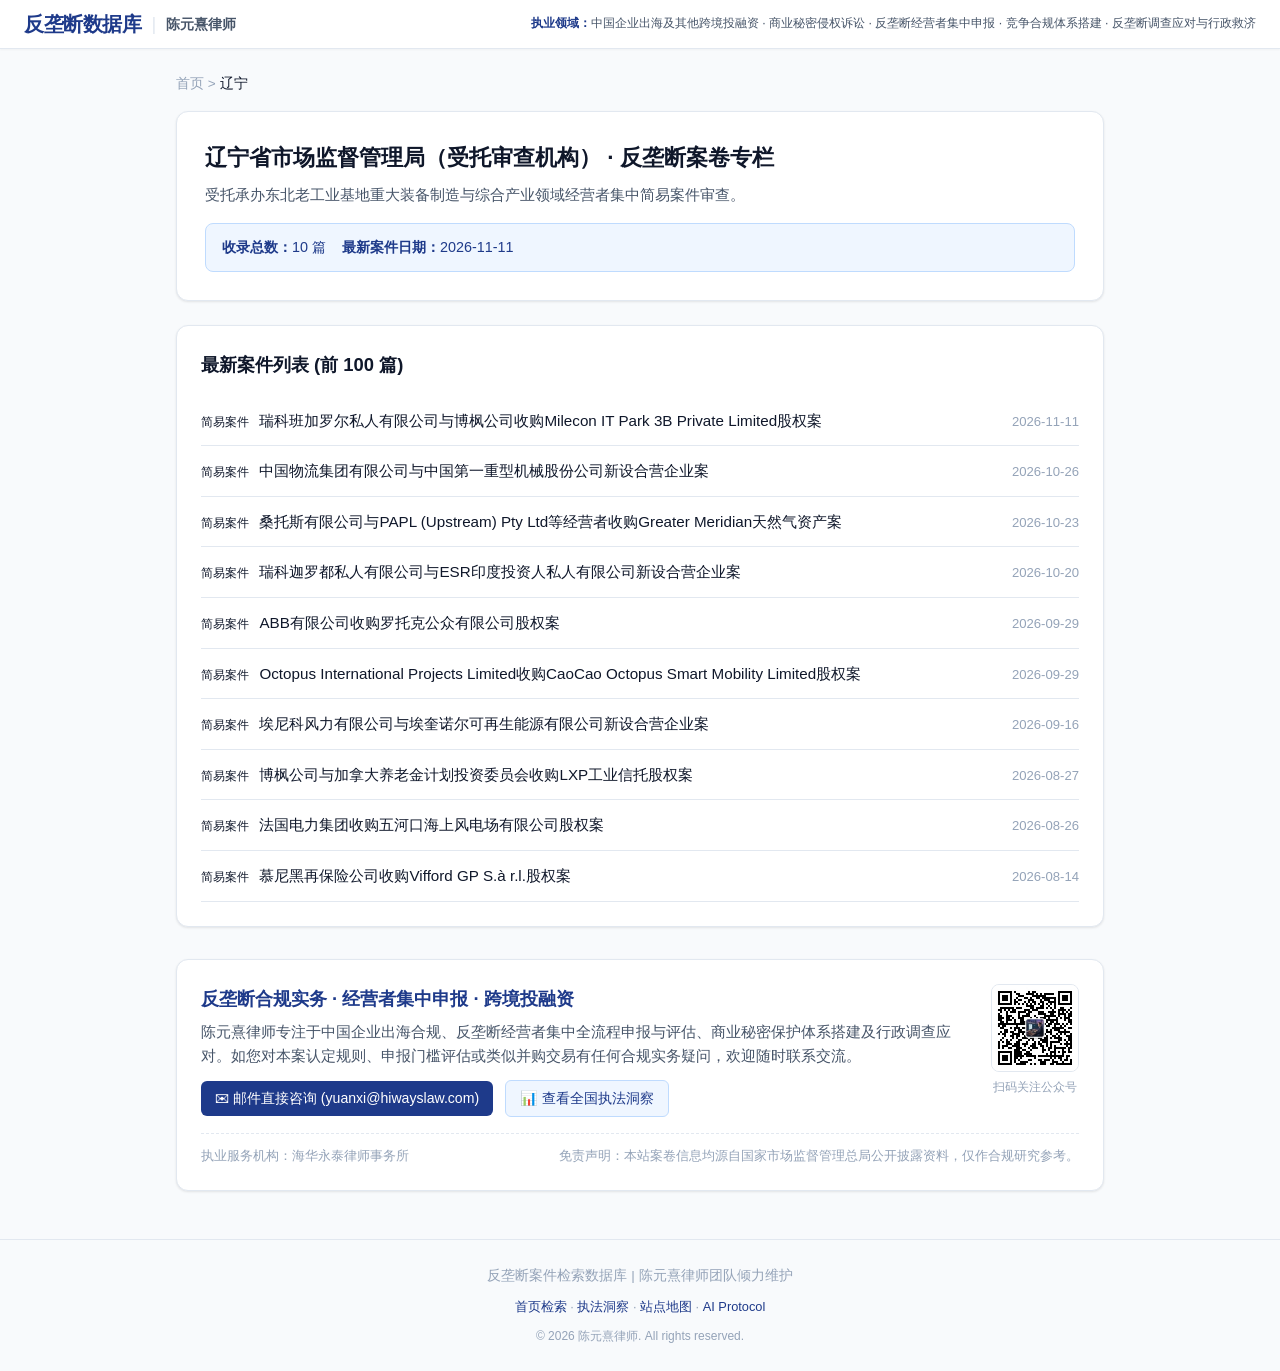
<file: provinces/liaoning.html>
<!DOCTYPE html>
<html lang="zh-CN">
<head>
    <meta charset="UTF-8">
    <meta name="viewport" content="width=device-width, initial-scale=1.0">
    <title>辽宁反垄断案件与审查专题 | 反垄断数据库 · 陈元熹律师</title>
    <meta name="description" content="辽宁省市场监督管理局（受托审查机构）反垄断案件专栏，共收录10篇反垄断与经营者集中案卷，最新更新于2026-11-11。陈元熹律师提供精准反垄断合规与省局申报实务指引。">
    <link rel="canonical" href="https://samr.yuanxi.net/provinces/liaoning.html">
    <link rel="stylesheet" href="../style.css?v=20261120_v1">
</head>
<body>
    
    <header class="header">
        <div class="header-inner">
            <div class="logo">
                <a href="../index.html" class="logo-text" style="text-decoration:none; color:inherit;">
                    <h1 class="logo-title" style="display:inline; font-size:1.25rem;">反垄断数据库</h1>
                    <span class="logo-divider">|</span>
                    <span class="logo-sub">陈元熹律师</span>
                </a>
            </div>
            <div class="header-badge">
                <div class="header-practice-areas">
                    <span class="practice-label">执业领域：</span>中国企业出海及其他跨境投融资 · 商业秘密侵权诉讼 · 反垄断经营者集中申报 · 竞争合规体系搭建 · 反垄断调查应对与行政救济
                </div>
            </div>
        </div>
    </header>
    

    <main class="main-container" style="max-width: 960px; margin: 24px auto; padding: 0 16px;">
        <nav style="font-size: 0.85rem; color: var(--text-muted); margin-bottom: 16px;">
            <a href="../index.html" style="color: inherit; text-decoration: none;">首页</a> &gt; 
            <span style="color: var(--text-primary);">辽宁</span>
        </nav>

        <section style="background: var(--bg-card); border: 1px solid var(--border); border-radius: var(--radius-lg); padding: 28px; box-shadow: var(--shadow-sm); margin-bottom: 24px;">
            <h1 style="font-size: 1.4rem; color: var(--text-primary); margin-bottom: 8px;">辽宁省市场监督管理局（受托审查机构） · 反垄断案卷专栏</h1>
            <p style="color: var(--text-secondary); font-size: 0.92rem; line-height: 1.6; margin-bottom: 16px;">
                受托承办东北老工业基地重大装备制造与综合产业领域经营者集中简易案件审查。
            </p>
            <div style="display: flex; gap: 16px; font-size: 0.9rem; color: var(--accent-blue); background: var(--accent-light); padding: 12px 16px; border-radius: var(--radius-md); border: 1px solid var(--accent-border);">
                <span><strong>收录总数：</strong>10 篇</span>
                <span><strong>最新案件日期：</strong>2026-11-11</span>
            </div>
        </section>

        <section style="background: var(--bg-card); border: 1px solid var(--border); border-radius: var(--radius-lg); padding: 24px; box-shadow: var(--shadow-sm);">
            <h2 style="font-size: 1.15rem; color: var(--text-primary); margin-bottom: 16px;">最新案件列表 (前 100 篇)</h2>
            <ul style="list-style: none; padding-left: 0;">
                
        <li style="border-bottom: 1px solid var(--border); padding: 12px 0; display: flex; justify-content: space-between; align-items: baseline; gap: 16px;">
            <div style="flex: 1;">
                <span class="badge badge-jyaj" style="margin-right: 6px; font-size: 0.75rem;">简易案件</span>
                <a href="../cases/181519b2790f.html" style="color: var(--text-primary); text-decoration: none; font-weight: 500; font-size: 0.95rem;">
                    瑞科班加罗尔私人有限公司与博枫公司收购Milecon IT Park 3B Private Limited股权案
                </a>
            </div>
            <span style="font-size: 0.82rem; color: var(--text-muted); white-space: nowrap;">2026-11-11</span>
        </li>
        
        <li style="border-bottom: 1px solid var(--border); padding: 12px 0; display: flex; justify-content: space-between; align-items: baseline; gap: 16px;">
            <div style="flex: 1;">
                <span class="badge badge-jyaj" style="margin-right: 6px; font-size: 0.75rem;">简易案件</span>
                <a href="../cases/fea1400311bf.html" style="color: var(--text-primary); text-decoration: none; font-weight: 500; font-size: 0.95rem;">
                    中国物流集团有限公司与中国第一重型机械股份公司新设合营企业案
                </a>
            </div>
            <span style="font-size: 0.82rem; color: var(--text-muted); white-space: nowrap;">2026-10-26</span>
        </li>
        
        <li style="border-bottom: 1px solid var(--border); padding: 12px 0; display: flex; justify-content: space-between; align-items: baseline; gap: 16px;">
            <div style="flex: 1;">
                <span class="badge badge-jyaj" style="margin-right: 6px; font-size: 0.75rem;">简易案件</span>
                <a href="../cases/1e039c7128d2.html" style="color: var(--text-primary); text-decoration: none; font-weight: 500; font-size: 0.95rem;">
                    桑托斯有限公司与PAPL (Upstream) Pty Ltd等经营者收购Greater Meridian天然气资产案
                </a>
            </div>
            <span style="font-size: 0.82rem; color: var(--text-muted); white-space: nowrap;">2026-10-23</span>
        </li>
        
        <li style="border-bottom: 1px solid var(--border); padding: 12px 0; display: flex; justify-content: space-between; align-items: baseline; gap: 16px;">
            <div style="flex: 1;">
                <span class="badge badge-jyaj" style="margin-right: 6px; font-size: 0.75rem;">简易案件</span>
                <a href="../cases/2855c0d036d1.html" style="color: var(--text-primary); text-decoration: none; font-weight: 500; font-size: 0.95rem;">
                    瑞科迦罗都私人有限公司与ESR印度投资人私人有限公司新设合营企业案
                </a>
            </div>
            <span style="font-size: 0.82rem; color: var(--text-muted); white-space: nowrap;">2026-10-20</span>
        </li>
        
        <li style="border-bottom: 1px solid var(--border); padding: 12px 0; display: flex; justify-content: space-between; align-items: baseline; gap: 16px;">
            <div style="flex: 1;">
                <span class="badge badge-jyaj" style="margin-right: 6px; font-size: 0.75rem;">简易案件</span>
                <a href="../cases/c9b7f40143b2.html" style="color: var(--text-primary); text-decoration: none; font-weight: 500; font-size: 0.95rem;">
                    ABB有限公司收购罗托克公众有限公司股权案
                </a>
            </div>
            <span style="font-size: 0.82rem; color: var(--text-muted); white-space: nowrap;">2026-09-29</span>
        </li>
        
        <li style="border-bottom: 1px solid var(--border); padding: 12px 0; display: flex; justify-content: space-between; align-items: baseline; gap: 16px;">
            <div style="flex: 1;">
                <span class="badge badge-jyaj" style="margin-right: 6px; font-size: 0.75rem;">简易案件</span>
                <a href="../cases/6ff9e731466b.html" style="color: var(--text-primary); text-decoration: none; font-weight: 500; font-size: 0.95rem;">
                    Octopus International Projects Limited收购CaoCao Octopus Smart Mobility Limited股权案
                </a>
            </div>
            <span style="font-size: 0.82rem; color: var(--text-muted); white-space: nowrap;">2026-09-29</span>
        </li>
        
        <li style="border-bottom: 1px solid var(--border); padding: 12px 0; display: flex; justify-content: space-between; align-items: baseline; gap: 16px;">
            <div style="flex: 1;">
                <span class="badge badge-jyaj" style="margin-right: 6px; font-size: 0.75rem;">简易案件</span>
                <a href="../cases/bcf8c9c78340.html" style="color: var(--text-primary); text-decoration: none; font-weight: 500; font-size: 0.95rem;">
                    埃尼科风力有限公司与埃奎诺尔可再生能源有限公司新设合营企业案
                </a>
            </div>
            <span style="font-size: 0.82rem; color: var(--text-muted); white-space: nowrap;">2026-09-16</span>
        </li>
        
        <li style="border-bottom: 1px solid var(--border); padding: 12px 0; display: flex; justify-content: space-between; align-items: baseline; gap: 16px;">
            <div style="flex: 1;">
                <span class="badge badge-jyaj" style="margin-right: 6px; font-size: 0.75rem;">简易案件</span>
                <a href="../cases/683be46a20cd.html" style="color: var(--text-primary); text-decoration: none; font-weight: 500; font-size: 0.95rem;">
                    博枫公司与加拿大养老金计划投资委员会收购LXP工业信托股权案
                </a>
            </div>
            <span style="font-size: 0.82rem; color: var(--text-muted); white-space: nowrap;">2026-08-27</span>
        </li>
        
        <li style="border-bottom: 1px solid var(--border); padding: 12px 0; display: flex; justify-content: space-between; align-items: baseline; gap: 16px;">
            <div style="flex: 1;">
                <span class="badge badge-jyaj" style="margin-right: 6px; font-size: 0.75rem;">简易案件</span>
                <a href="../cases/21f9b10fb04a.html" style="color: var(--text-primary); text-decoration: none; font-weight: 500; font-size: 0.95rem;">
                    法国电力集团收购五河口海上风电场有限公司股权案
                </a>
            </div>
            <span style="font-size: 0.82rem; color: var(--text-muted); white-space: nowrap;">2026-08-26</span>
        </li>
        
        <li style="border-bottom: 1px solid var(--border); padding: 12px 0; display: flex; justify-content: space-between; align-items: baseline; gap: 16px;">
            <div style="flex: 1;">
                <span class="badge badge-jyaj" style="margin-right: 6px; font-size: 0.75rem;">简易案件</span>
                <a href="../cases/dfa21e2f032d.html" style="color: var(--text-primary); text-decoration: none; font-weight: 500; font-size: 0.95rem;">
                    慕尼黑再保险公司收购Vifford GP S.à r.l.股权案
                </a>
            </div>
            <span style="font-size: 0.82rem; color: var(--text-muted); white-space: nowrap;">2026-08-14</span>
        </li>
        
            </ul>
            
        </section>

        
    <section class="consultation-section" style="margin-top: 32px; border: 1px solid var(--border); border-radius: var(--radius-lg); padding: 24px; background: var(--bg-card); box-shadow: var(--shadow-sm);">
        <div style="display: flex; flex-direction: column; gap: 16px;">
            <div style="display: flex; justify-content: space-between; align-items: flex-start; flex-wrap: wrap; gap: 16px;">
                <div style="flex: 1; min-width: 280px;">
                    <h3 style="font-size: 1.15rem; color: var(--accent-blue); margin-bottom: 8px;">反垄断合规实务 · 经营者集中申报 · 跨境投融资</h3>
                    <p style="color: var(--text-secondary); font-size: 0.92rem; line-height: 1.6; margin-bottom: 12px;">
                        陈元熹律师专注于中国企业出海合规、反垄断经营者集中全流程申报与评估、商业秘密保护体系搭建及行政调查应对。如您对本案认定规则、申报门槛评估或类似并购交易有任何合规实务疑问，欢迎随时联系交流。
                    </p>
                    <div style="display: flex; align-items: center; gap: 12px; flex-wrap: wrap;">
                        <a href="mailto:yuanxi@hiwayslaw.com?subject=【业务咨询】关于辽宁反垄断审查与申报及反垄断合规法律咨询" 
                           title="点击发送邮件" 
                           style="display: inline-flex; align-items: center; gap: 8px; padding: 6px 14px; background: var(--accent-blue); color: #fff; text-decoration: none; border-radius: var(--radius-sm); font-size: 0.88rem; font-weight: 500;">
                            ✉ 邮件直接咨询 (yuanxi@hiwayslaw.com)
                        </a>
                        <a href="../insights.html" 
                           style="display: inline-flex; align-items: center; padding: 6px 14px; border: 1px solid var(--accent-border); color: var(--accent-blue); background: var(--accent-light); text-decoration: none; border-radius: var(--radius-sm); font-size: 0.88rem; font-weight: 500;">
                            📊 查看全国执法洞察
                        </a>
                    </div>
                </div>
                <div style="display: flex; flex-direction: column; align-items: center; gap: 6px; text-align: center;">
                    <img src="../wechat-qr.jpg" alt="陈元熹律师微信公众号二维码" style="width: 88px; height: 88px; border-radius: var(--radius-md); border: 1px solid var(--border);">
                    <span style="font-size: 0.75rem; color: var(--text-muted);">扫码关注公众号</span>
                </div>
            </div>
            <div style="border-top: 1px dashed var(--border); padding-top: 12px; font-size: 0.8rem; color: var(--text-muted); display: flex; justify-content: space-between; flex-wrap: wrap;">
                <span>执业服务机构：海华永泰律师事务所</span>
                <span>免责声明：本站案卷信息均源自国家市场监督管理总局公开披露资料，仅作合规研究参考。</span>
            </div>
        </div>
    </section>
    
    </main>

    
    <footer class="footer" style="margin-top: 48px; border-top: 1px solid var(--border); padding: 24px 0; text-align: center; font-size: 0.85rem; color: var(--text-muted);">
        <div style="max-width: 1280px; margin: 0 auto; padding: 0 16px;">
            <p style="margin-bottom: 6px;">反垄断案件检索数据库 | 陈元熹律师团队倾力维护</p>
            <p style="font-size: 0.8rem;">
                <a href="../index.html" style="color: var(--accent-blue); text-decoration:none;">首页检索</a> · 
                <a href="../insights.html" style="color: var(--accent-blue); text-decoration:none;">执法洞察</a> · 
                <a href="../sitemap.xml" style="color: var(--accent-blue); text-decoration:none;">站点地图</a> · 
                <a href="../llms.txt" style="color: var(--accent-blue); text-decoration:none;">AI Protocol</a>
            </p>
            <p style="font-size: 0.75rem; color: #94a3b8; margin-top: 8px;">© 2026 陈元熹律师. All rights reserved.</p>
        </div>
    </footer>
    
</body>
</html>
</file>
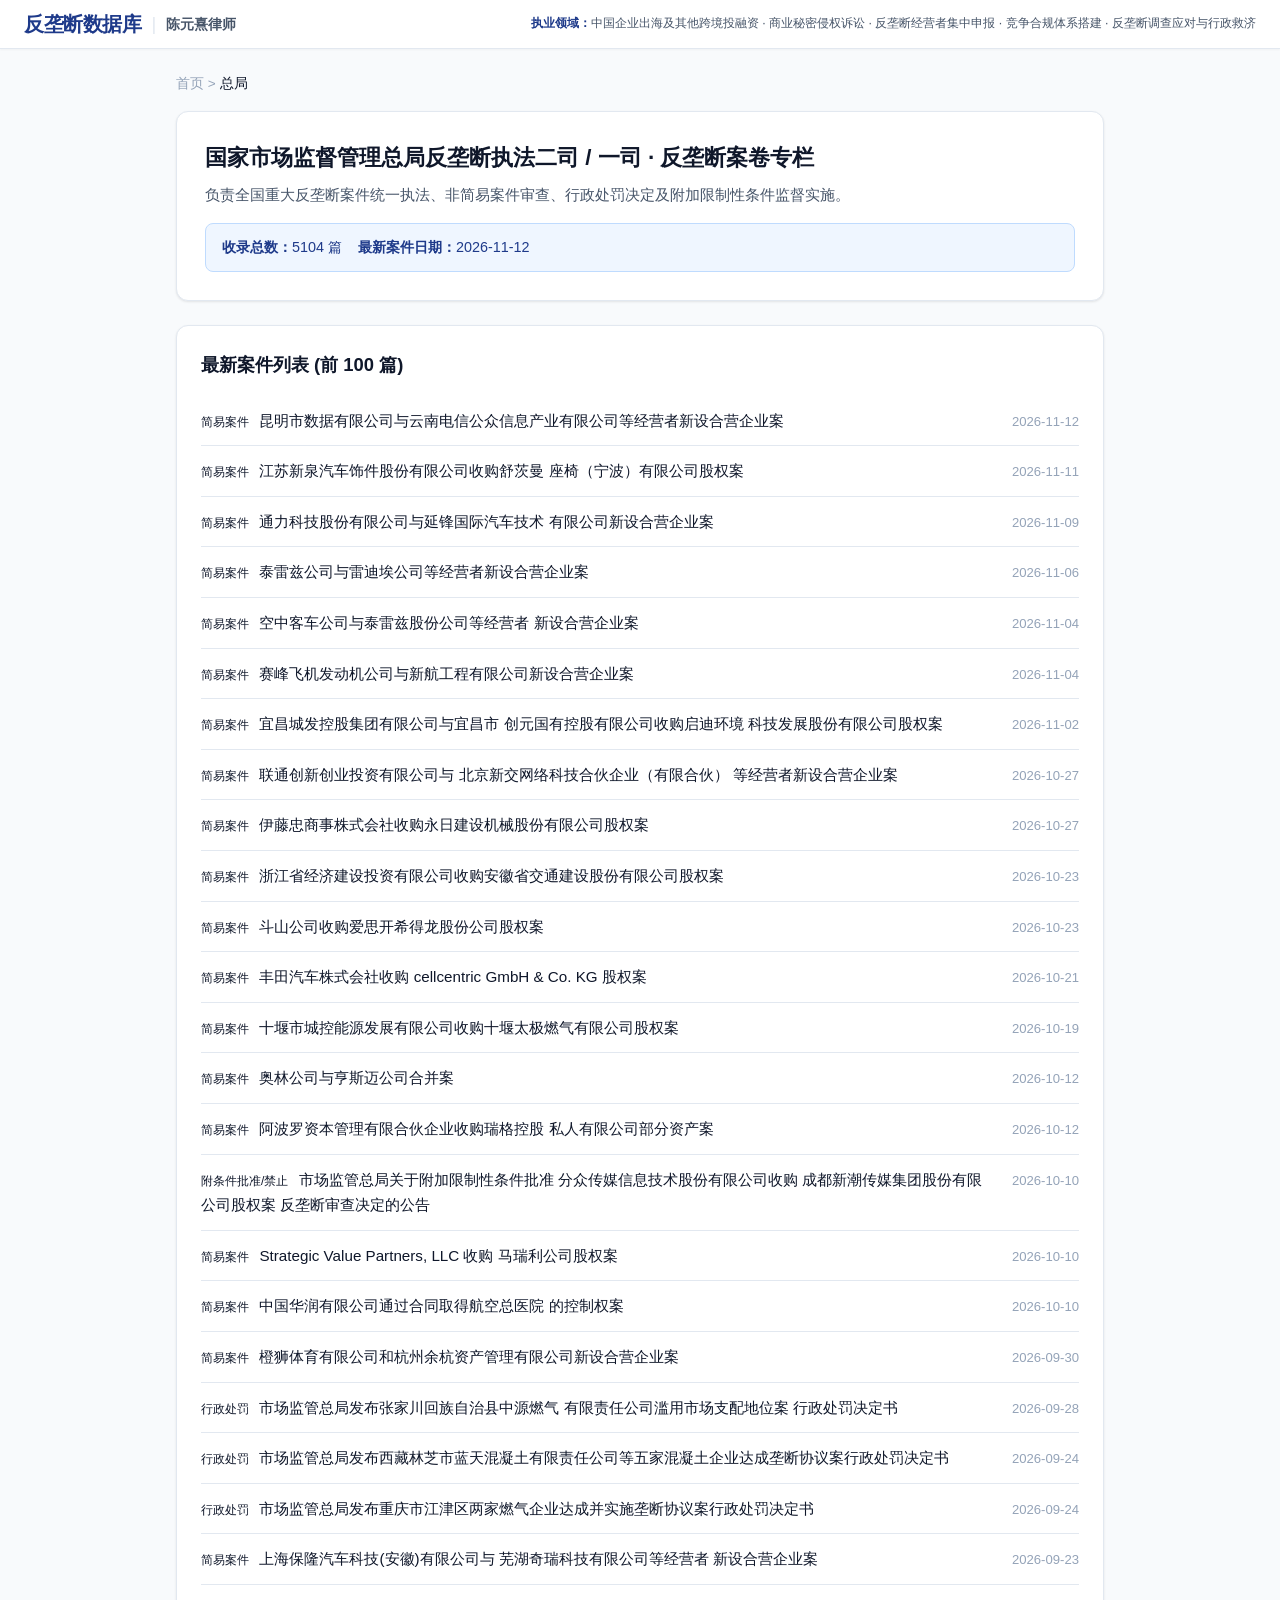
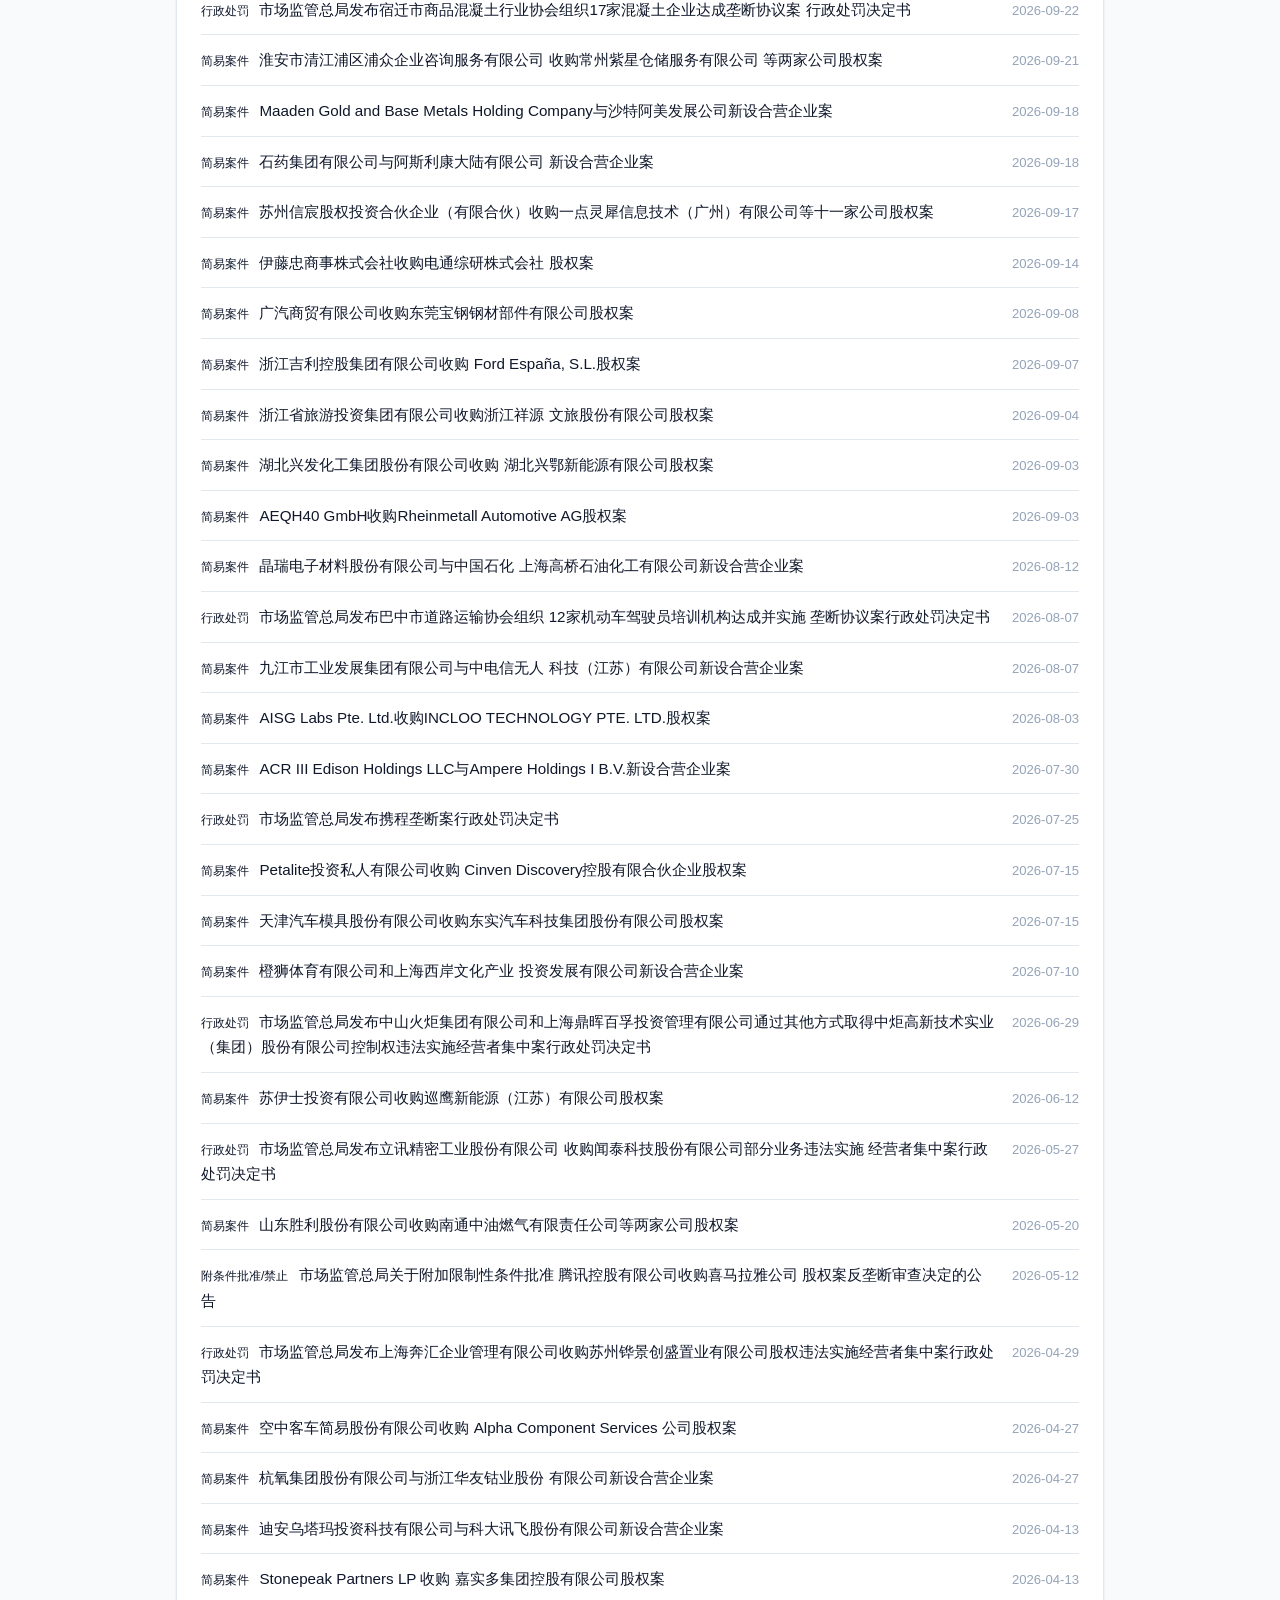
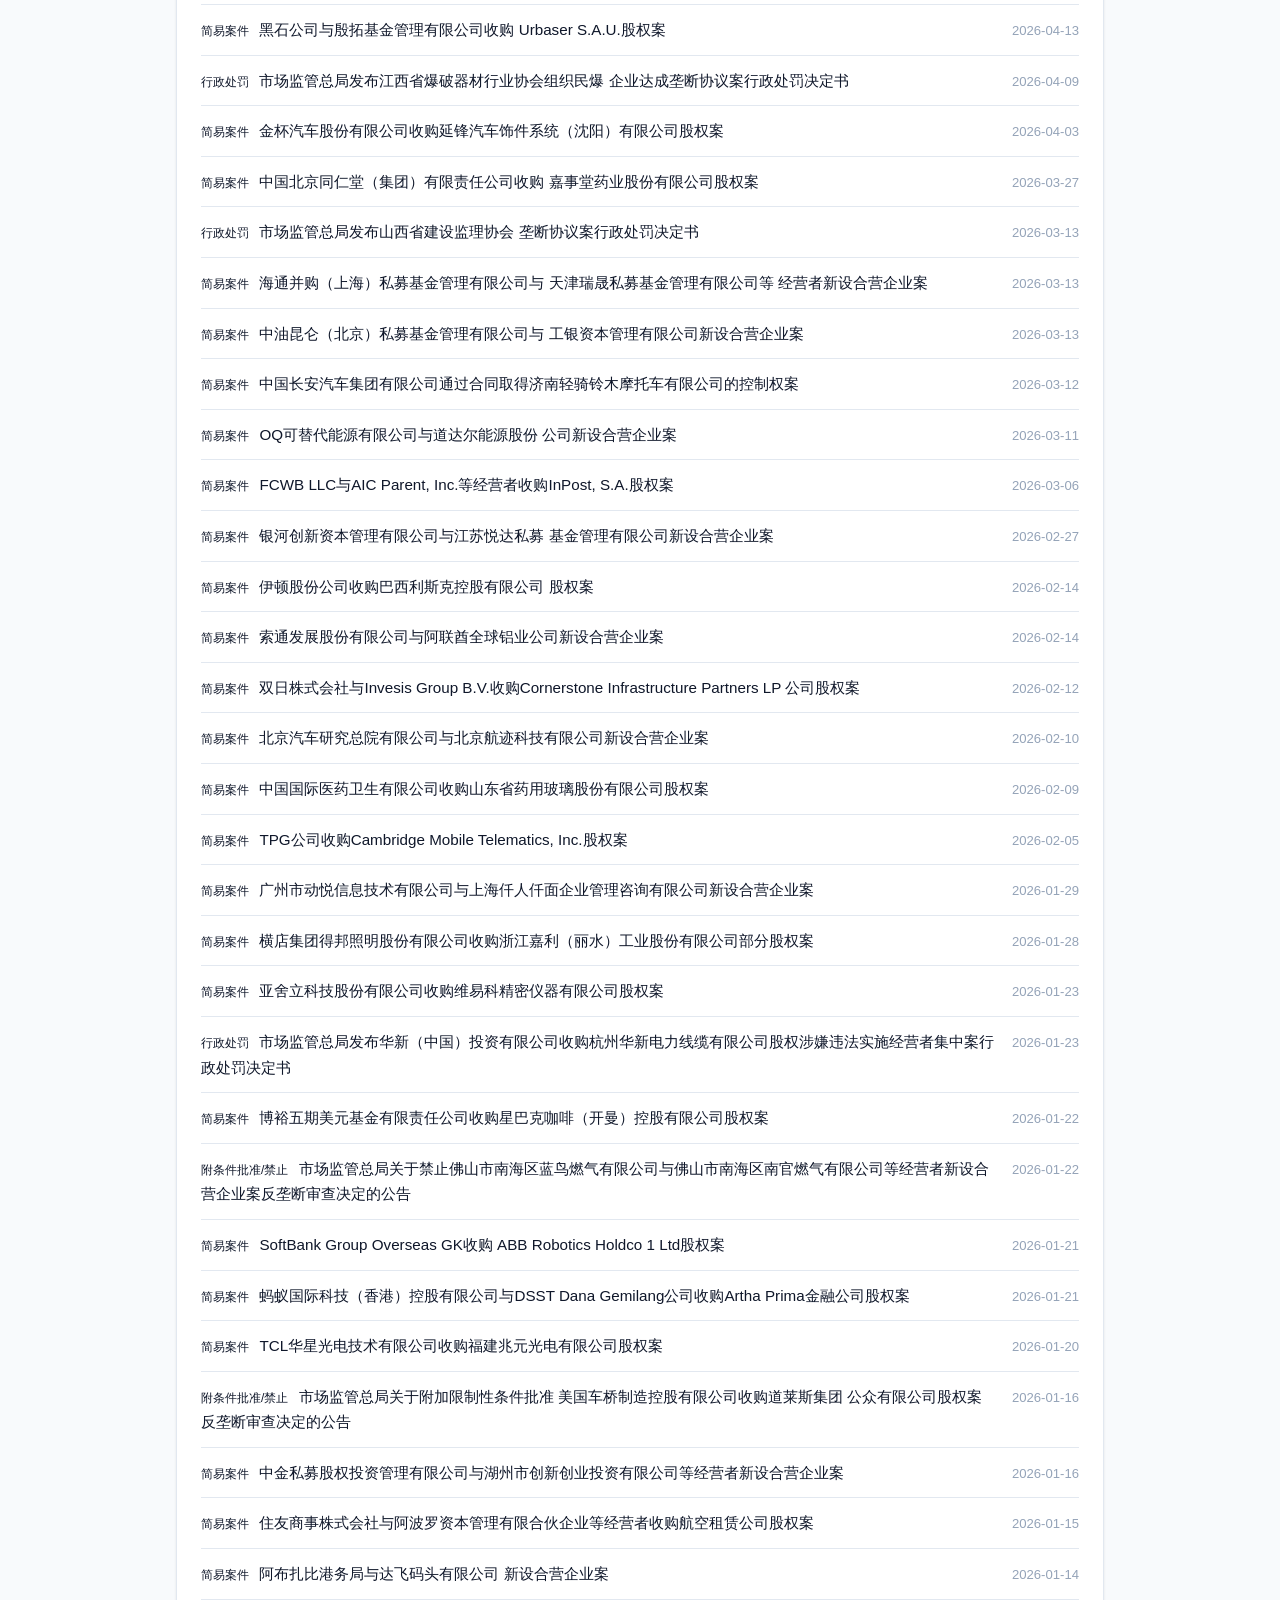
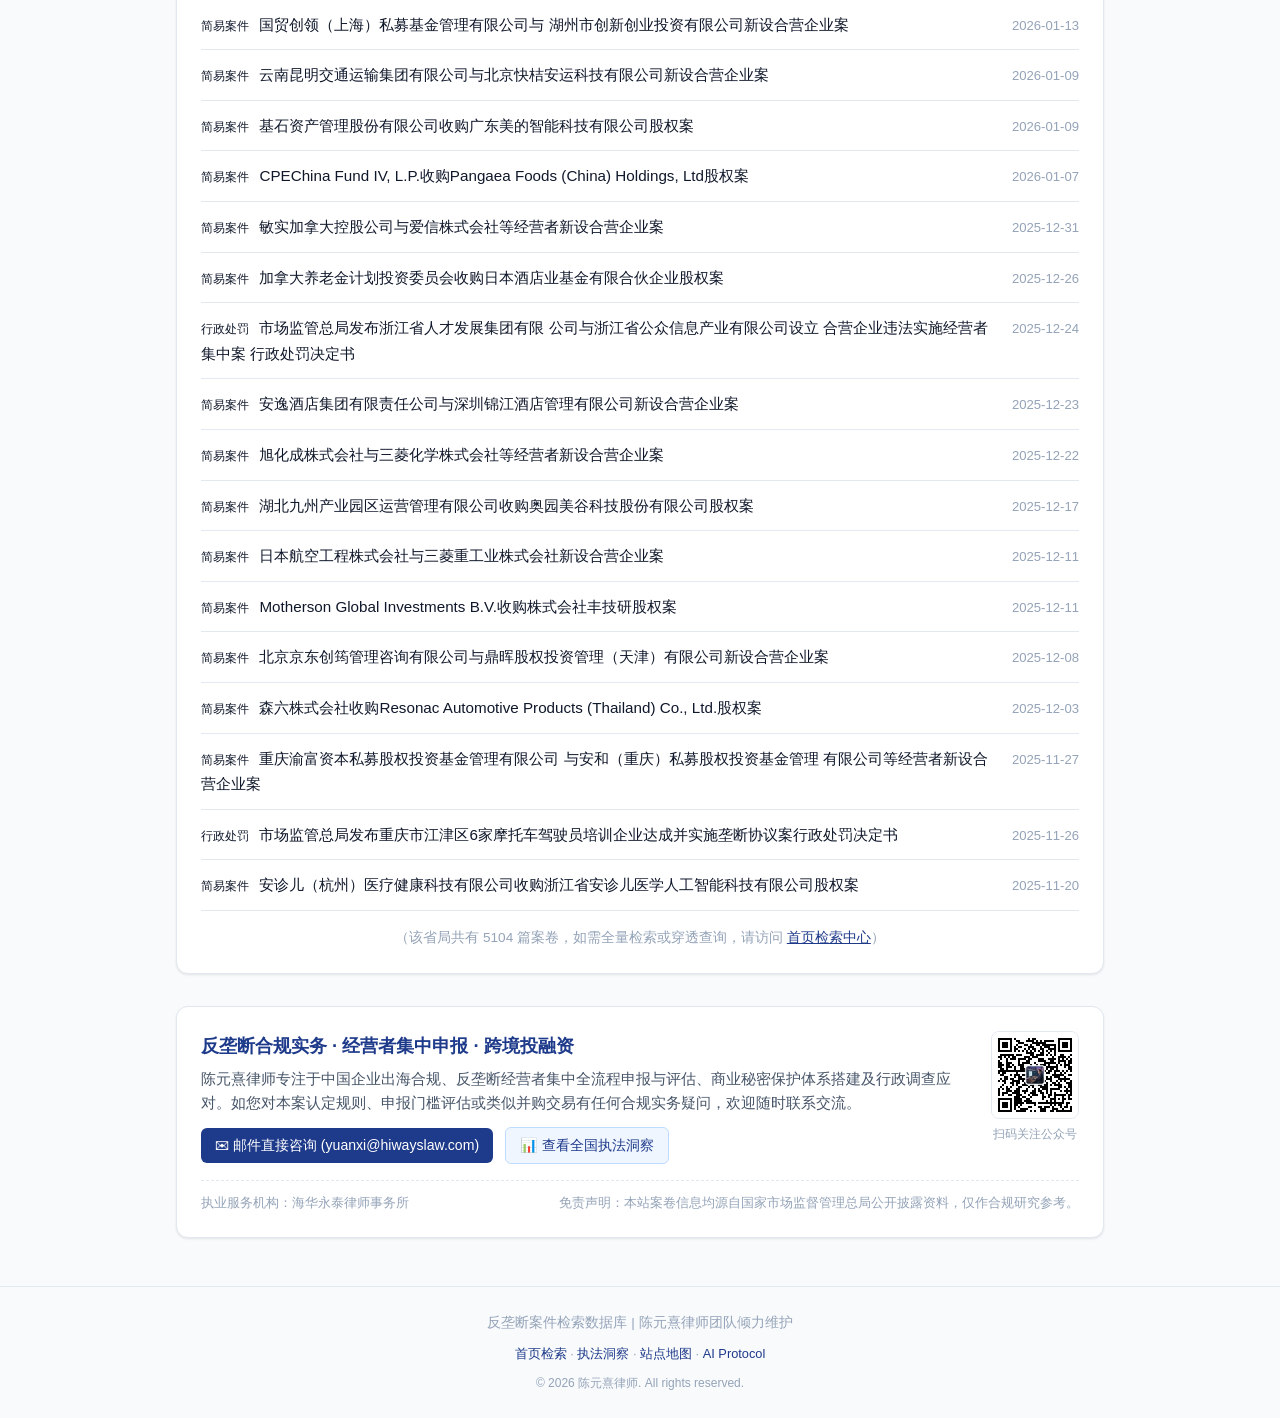
<file: provinces/samr.html>
<!DOCTYPE html>
<html lang="zh-CN">
<head>
    <meta charset="UTF-8">
    <meta name="viewport" content="width=device-width, initial-scale=1.0">
    <title>总局反垄断案件与审查专题 | 反垄断数据库 · 陈元熹律师</title>
    <meta name="description" content="国家市场监督管理总局反垄断执法二司 / 一司反垄断案件专栏，共收录5104篇反垄断与经营者集中案卷，最新更新于2026-11-12。陈元熹律师提供精准反垄断合规与省局申报实务指引。">
    <link rel="canonical" href="https://samr.yuanxi.net/provinces/samr.html">
    <link rel="stylesheet" href="../style.css?v=20261120_v1">
</head>
<body>
    
    <header class="header">
        <div class="header-inner">
            <div class="logo">
                <a href="../index.html" class="logo-text" style="text-decoration:none; color:inherit;">
                    <h1 class="logo-title" style="display:inline; font-size:1.25rem;">反垄断数据库</h1>
                    <span class="logo-divider">|</span>
                    <span class="logo-sub">陈元熹律师</span>
                </a>
            </div>
            <div class="header-badge">
                <div class="header-practice-areas">
                    <span class="practice-label">执业领域：</span>中国企业出海及其他跨境投融资 · 商业秘密侵权诉讼 · 反垄断经营者集中申报 · 竞争合规体系搭建 · 反垄断调查应对与行政救济
                </div>
            </div>
        </div>
    </header>
    

    <main class="main-container" style="max-width: 960px; margin: 24px auto; padding: 0 16px;">
        <nav style="font-size: 0.85rem; color: var(--text-muted); margin-bottom: 16px;">
            <a href="../index.html" style="color: inherit; text-decoration: none;">首页</a> &gt; 
            <span style="color: var(--text-primary);">总局</span>
        </nav>

        <section style="background: var(--bg-card); border: 1px solid var(--border); border-radius: var(--radius-lg); padding: 28px; box-shadow: var(--shadow-sm); margin-bottom: 24px;">
            <h1 style="font-size: 1.4rem; color: var(--text-primary); margin-bottom: 8px;">国家市场监督管理总局反垄断执法二司 / 一司 · 反垄断案卷专栏</h1>
            <p style="color: var(--text-secondary); font-size: 0.92rem; line-height: 1.6; margin-bottom: 16px;">
                负责全国重大反垄断案件统一执法、非简易案件审查、行政处罚决定及附加限制性条件监督实施。
            </p>
            <div style="display: flex; gap: 16px; font-size: 0.9rem; color: var(--accent-blue); background: var(--accent-light); padding: 12px 16px; border-radius: var(--radius-md); border: 1px solid var(--accent-border);">
                <span><strong>收录总数：</strong>5104 篇</span>
                <span><strong>最新案件日期：</strong>2026-11-12</span>
            </div>
        </section>

        <section style="background: var(--bg-card); border: 1px solid var(--border); border-radius: var(--radius-lg); padding: 24px; box-shadow: var(--shadow-sm);">
            <h2 style="font-size: 1.15rem; color: var(--text-primary); margin-bottom: 16px;">最新案件列表 (前 100 篇)</h2>
            <ul style="list-style: none; padding-left: 0;">
                
        <li style="border-bottom: 1px solid var(--border); padding: 12px 0; display: flex; justify-content: space-between; align-items: baseline; gap: 16px;">
            <div style="flex: 1;">
                <span class="badge badge-jyaj" style="margin-right: 6px; font-size: 0.75rem;">简易案件</span>
                <a href="../cases/fe2e3411c398.html" style="color: var(--text-primary); text-decoration: none; font-weight: 500; font-size: 0.95rem;">
                    昆明市数据有限公司与云南电信公众信息产业有限公司等经营者新设合营企业案
                </a>
            </div>
            <span style="font-size: 0.82rem; color: var(--text-muted); white-space: nowrap;">2026-11-12</span>
        </li>
        
        <li style="border-bottom: 1px solid var(--border); padding: 12px 0; display: flex; justify-content: space-between; align-items: baseline; gap: 16px;">
            <div style="flex: 1;">
                <span class="badge badge-jyaj" style="margin-right: 6px; font-size: 0.75rem;">简易案件</span>
                <a href="../cases/cb1df4c9edc6.html" style="color: var(--text-primary); text-decoration: none; font-weight: 500; font-size: 0.95rem;">
                    江苏新泉汽车饰件股份有限公司收购舒茨曼 座椅（宁波）有限公司股权案
                </a>
            </div>
            <span style="font-size: 0.82rem; color: var(--text-muted); white-space: nowrap;">2026-11-11</span>
        </li>
        
        <li style="border-bottom: 1px solid var(--border); padding: 12px 0; display: flex; justify-content: space-between; align-items: baseline; gap: 16px;">
            <div style="flex: 1;">
                <span class="badge badge-jyaj" style="margin-right: 6px; font-size: 0.75rem;">简易案件</span>
                <a href="../cases/85f444ebbb03.html" style="color: var(--text-primary); text-decoration: none; font-weight: 500; font-size: 0.95rem;">
                    通力科技股份有限公司与延锋国际汽车技术 有限公司新设合营企业案
                </a>
            </div>
            <span style="font-size: 0.82rem; color: var(--text-muted); white-space: nowrap;">2026-11-09</span>
        </li>
        
        <li style="border-bottom: 1px solid var(--border); padding: 12px 0; display: flex; justify-content: space-between; align-items: baseline; gap: 16px;">
            <div style="flex: 1;">
                <span class="badge badge-jyaj" style="margin-right: 6px; font-size: 0.75rem;">简易案件</span>
                <a href="../cases/9f7ec9cfbddd.html" style="color: var(--text-primary); text-decoration: none; font-weight: 500; font-size: 0.95rem;">
                    泰雷兹公司与雷迪埃公司等经营者新设合营企业案
                </a>
            </div>
            <span style="font-size: 0.82rem; color: var(--text-muted); white-space: nowrap;">2026-11-06</span>
        </li>
        
        <li style="border-bottom: 1px solid var(--border); padding: 12px 0; display: flex; justify-content: space-between; align-items: baseline; gap: 16px;">
            <div style="flex: 1;">
                <span class="badge badge-jyaj" style="margin-right: 6px; font-size: 0.75rem;">简易案件</span>
                <a href="../cases/6594360bf5bc.html" style="color: var(--text-primary); text-decoration: none; font-weight: 500; font-size: 0.95rem;">
                    空中客车公司与泰雷兹股份公司等经营者 新设合营企业案
                </a>
            </div>
            <span style="font-size: 0.82rem; color: var(--text-muted); white-space: nowrap;">2026-11-04</span>
        </li>
        
        <li style="border-bottom: 1px solid var(--border); padding: 12px 0; display: flex; justify-content: space-between; align-items: baseline; gap: 16px;">
            <div style="flex: 1;">
                <span class="badge badge-jyaj" style="margin-right: 6px; font-size: 0.75rem;">简易案件</span>
                <a href="../cases/6bbc5b877ca7.html" style="color: var(--text-primary); text-decoration: none; font-weight: 500; font-size: 0.95rem;">
                    赛峰飞机发动机公司与新航工程有限公司新设合营企业案
                </a>
            </div>
            <span style="font-size: 0.82rem; color: var(--text-muted); white-space: nowrap;">2026-11-04</span>
        </li>
        
        <li style="border-bottom: 1px solid var(--border); padding: 12px 0; display: flex; justify-content: space-between; align-items: baseline; gap: 16px;">
            <div style="flex: 1;">
                <span class="badge badge-jyaj" style="margin-right: 6px; font-size: 0.75rem;">简易案件</span>
                <a href="../cases/4a0bf3dc0313.html" style="color: var(--text-primary); text-decoration: none; font-weight: 500; font-size: 0.95rem;">
                    宜昌城发控股集团有限公司与宜昌市 创元国有控股有限公司收购启迪环境 科技发展股份有限公司股权案
                </a>
            </div>
            <span style="font-size: 0.82rem; color: var(--text-muted); white-space: nowrap;">2026-11-02</span>
        </li>
        
        <li style="border-bottom: 1px solid var(--border); padding: 12px 0; display: flex; justify-content: space-between; align-items: baseline; gap: 16px;">
            <div style="flex: 1;">
                <span class="badge badge-jyaj" style="margin-right: 6px; font-size: 0.75rem;">简易案件</span>
                <a href="../cases/435f66daf606.html" style="color: var(--text-primary); text-decoration: none; font-weight: 500; font-size: 0.95rem;">
                    联通创新创业投资有限公司与 北京新交网络科技合伙企业（有限合伙） 等经营者新设合营企业案
                </a>
            </div>
            <span style="font-size: 0.82rem; color: var(--text-muted); white-space: nowrap;">2026-10-27</span>
        </li>
        
        <li style="border-bottom: 1px solid var(--border); padding: 12px 0; display: flex; justify-content: space-between; align-items: baseline; gap: 16px;">
            <div style="flex: 1;">
                <span class="badge badge-jyaj" style="margin-right: 6px; font-size: 0.75rem;">简易案件</span>
                <a href="../cases/e7d8bdf515ca.html" style="color: var(--text-primary); text-decoration: none; font-weight: 500; font-size: 0.95rem;">
                    伊藤忠商事株式会社收购永日建设机械股份有限公司股权案
                </a>
            </div>
            <span style="font-size: 0.82rem; color: var(--text-muted); white-space: nowrap;">2026-10-27</span>
        </li>
        
        <li style="border-bottom: 1px solid var(--border); padding: 12px 0; display: flex; justify-content: space-between; align-items: baseline; gap: 16px;">
            <div style="flex: 1;">
                <span class="badge badge-jyaj" style="margin-right: 6px; font-size: 0.75rem;">简易案件</span>
                <a href="../cases/94215d4e1fc7.html" style="color: var(--text-primary); text-decoration: none; font-weight: 500; font-size: 0.95rem;">
                    浙江省经济建设投资有限公司收购安徽省交通建设股份有限公司股权案
                </a>
            </div>
            <span style="font-size: 0.82rem; color: var(--text-muted); white-space: nowrap;">2026-10-23</span>
        </li>
        
        <li style="border-bottom: 1px solid var(--border); padding: 12px 0; display: flex; justify-content: space-between; align-items: baseline; gap: 16px;">
            <div style="flex: 1;">
                <span class="badge badge-jyaj" style="margin-right: 6px; font-size: 0.75rem;">简易案件</span>
                <a href="../cases/32f01327ed2d.html" style="color: var(--text-primary); text-decoration: none; font-weight: 500; font-size: 0.95rem;">
                    斗山公司收购爱思开希得龙股份公司股权案
                </a>
            </div>
            <span style="font-size: 0.82rem; color: var(--text-muted); white-space: nowrap;">2026-10-23</span>
        </li>
        
        <li style="border-bottom: 1px solid var(--border); padding: 12px 0; display: flex; justify-content: space-between; align-items: baseline; gap: 16px;">
            <div style="flex: 1;">
                <span class="badge badge-jyaj" style="margin-right: 6px; font-size: 0.75rem;">简易案件</span>
                <a href="../cases/ca142b89ce0b.html" style="color: var(--text-primary); text-decoration: none; font-weight: 500; font-size: 0.95rem;">
                    丰田汽车株式会社收购 cellcentric GmbH &amp; Co. KG 股权案
                </a>
            </div>
            <span style="font-size: 0.82rem; color: var(--text-muted); white-space: nowrap;">2026-10-21</span>
        </li>
        
        <li style="border-bottom: 1px solid var(--border); padding: 12px 0; display: flex; justify-content: space-between; align-items: baseline; gap: 16px;">
            <div style="flex: 1;">
                <span class="badge badge-jyaj" style="margin-right: 6px; font-size: 0.75rem;">简易案件</span>
                <a href="../cases/3299521cb3e2.html" style="color: var(--text-primary); text-decoration: none; font-weight: 500; font-size: 0.95rem;">
                    十堰市城控能源发展有限公司收购十堰太极燃气有限公司股权案
                </a>
            </div>
            <span style="font-size: 0.82rem; color: var(--text-muted); white-space: nowrap;">2026-10-19</span>
        </li>
        
        <li style="border-bottom: 1px solid var(--border); padding: 12px 0; display: flex; justify-content: space-between; align-items: baseline; gap: 16px;">
            <div style="flex: 1;">
                <span class="badge badge-jyaj" style="margin-right: 6px; font-size: 0.75rem;">简易案件</span>
                <a href="../cases/22825a80bc7d.html" style="color: var(--text-primary); text-decoration: none; font-weight: 500; font-size: 0.95rem;">
                    奥林公司与亨斯迈公司合并案
                </a>
            </div>
            <span style="font-size: 0.82rem; color: var(--text-muted); white-space: nowrap;">2026-10-12</span>
        </li>
        
        <li style="border-bottom: 1px solid var(--border); padding: 12px 0; display: flex; justify-content: space-between; align-items: baseline; gap: 16px;">
            <div style="flex: 1;">
                <span class="badge badge-jyaj" style="margin-right: 6px; font-size: 0.75rem;">简易案件</span>
                <a href="../cases/e7b4f23a8c77.html" style="color: var(--text-primary); text-decoration: none; font-weight: 500; font-size: 0.95rem;">
                    阿波罗资本管理有限合伙企业收购瑞格控股 私人有限公司部分资产案
                </a>
            </div>
            <span style="font-size: 0.82rem; color: var(--text-muted); white-space: nowrap;">2026-10-12</span>
        </li>
        
        <li style="border-bottom: 1px solid var(--border); padding: 12px 0; display: flex; justify-content: space-between; align-items: baseline; gap: 16px;">
            <div style="flex: 1;">
                <span class="badge badge-ftj" style="margin-right: 6px; font-size: 0.75rem;">附条件批准/禁止</span>
                <a href="../cases/ba37cfc98fd1.html" style="color: var(--text-primary); text-decoration: none; font-weight: 500; font-size: 0.95rem;">
                    市场监管总局关于附加限制性条件批准 分众传媒信息技术股份有限公司收购 成都新潮传媒集团股份有限公司股权案 反垄断审查决定的公告
                </a>
            </div>
            <span style="font-size: 0.82rem; color: var(--text-muted); white-space: nowrap;">2026-10-10</span>
        </li>
        
        <li style="border-bottom: 1px solid var(--border); padding: 12px 0; display: flex; justify-content: space-between; align-items: baseline; gap: 16px;">
            <div style="flex: 1;">
                <span class="badge badge-jyaj" style="margin-right: 6px; font-size: 0.75rem;">简易案件</span>
                <a href="../cases/b1bdd771c1b8.html" style="color: var(--text-primary); text-decoration: none; font-weight: 500; font-size: 0.95rem;">
                    Strategic Value Partners, LLC 收购 马瑞利公司股权案
                </a>
            </div>
            <span style="font-size: 0.82rem; color: var(--text-muted); white-space: nowrap;">2026-10-10</span>
        </li>
        
        <li style="border-bottom: 1px solid var(--border); padding: 12px 0; display: flex; justify-content: space-between; align-items: baseline; gap: 16px;">
            <div style="flex: 1;">
                <span class="badge badge-jyaj" style="margin-right: 6px; font-size: 0.75rem;">简易案件</span>
                <a href="../cases/3f6b3c90fa9e.html" style="color: var(--text-primary); text-decoration: none; font-weight: 500; font-size: 0.95rem;">
                    中国华润有限公司通过合同取得航空总医院 的控制权案
                </a>
            </div>
            <span style="font-size: 0.82rem; color: var(--text-muted); white-space: nowrap;">2026-10-10</span>
        </li>
        
        <li style="border-bottom: 1px solid var(--border); padding: 12px 0; display: flex; justify-content: space-between; align-items: baseline; gap: 16px;">
            <div style="flex: 1;">
                <span class="badge badge-jyaj" style="margin-right: 6px; font-size: 0.75rem;">简易案件</span>
                <a href="../cases/03ee97299191.html" style="color: var(--text-primary); text-decoration: none; font-weight: 500; font-size: 0.95rem;">
                    橙狮体育有限公司和杭州余杭资产管理有限公司新设合营企业案
                </a>
            </div>
            <span style="font-size: 0.82rem; color: var(--text-muted); white-space: nowrap;">2026-09-30</span>
        </li>
        
        <li style="border-bottom: 1px solid var(--border); padding: 12px 0; display: flex; justify-content: space-between; align-items: baseline; gap: 16px;">
            <div style="flex: 1;">
                <span class="badge badge-xzcf" style="margin-right: 6px; font-size: 0.75rem;">行政处罚</span>
                <a href="../cases/c001cbd77027.html" style="color: var(--text-primary); text-decoration: none; font-weight: 500; font-size: 0.95rem;">
                    市场监管总局发布张家川回族自治县中源燃气 有限责任公司滥用市场支配地位案 行政处罚决定书
                </a>
            </div>
            <span style="font-size: 0.82rem; color: var(--text-muted); white-space: nowrap;">2026-09-28</span>
        </li>
        
        <li style="border-bottom: 1px solid var(--border); padding: 12px 0; display: flex; justify-content: space-between; align-items: baseline; gap: 16px;">
            <div style="flex: 1;">
                <span class="badge badge-xzcf" style="margin-right: 6px; font-size: 0.75rem;">行政处罚</span>
                <a href="../cases/51b0f065046e.html" style="color: var(--text-primary); text-decoration: none; font-weight: 500; font-size: 0.95rem;">
                    市场监管总局发布西藏林芝市蓝天混凝土有限责任公司等五家混凝土企业达成垄断协议案行政处罚决定书
                </a>
            </div>
            <span style="font-size: 0.82rem; color: var(--text-muted); white-space: nowrap;">2026-09-24</span>
        </li>
        
        <li style="border-bottom: 1px solid var(--border); padding: 12px 0; display: flex; justify-content: space-between; align-items: baseline; gap: 16px;">
            <div style="flex: 1;">
                <span class="badge badge-xzcf" style="margin-right: 6px; font-size: 0.75rem;">行政处罚</span>
                <a href="../cases/8b10d1320624.html" style="color: var(--text-primary); text-decoration: none; font-weight: 500; font-size: 0.95rem;">
                    市场监管总局发布重庆市江津区两家燃气企业达成并实施垄断协议案行政处罚决定书
                </a>
            </div>
            <span style="font-size: 0.82rem; color: var(--text-muted); white-space: nowrap;">2026-09-24</span>
        </li>
        
        <li style="border-bottom: 1px solid var(--border); padding: 12px 0; display: flex; justify-content: space-between; align-items: baseline; gap: 16px;">
            <div style="flex: 1;">
                <span class="badge badge-jyaj" style="margin-right: 6px; font-size: 0.75rem;">简易案件</span>
                <a href="../cases/456a49946a47.html" style="color: var(--text-primary); text-decoration: none; font-weight: 500; font-size: 0.95rem;">
                    上海保隆汽车科技(安徽)有限公司与 芜湖奇瑞科技有限公司等经营者 新设合营企业案
                </a>
            </div>
            <span style="font-size: 0.82rem; color: var(--text-muted); white-space: nowrap;">2026-09-23</span>
        </li>
        
        <li style="border-bottom: 1px solid var(--border); padding: 12px 0; display: flex; justify-content: space-between; align-items: baseline; gap: 16px;">
            <div style="flex: 1;">
                <span class="badge badge-xzcf" style="margin-right: 6px; font-size: 0.75rem;">行政处罚</span>
                <a href="../cases/2f36b8f09574.html" style="color: var(--text-primary); text-decoration: none; font-weight: 500; font-size: 0.95rem;">
                    市场监管总局发布宿迁市商品混凝土行业协会组织17家混凝土企业达成垄断协议案 行政处罚决定书
                </a>
            </div>
            <span style="font-size: 0.82rem; color: var(--text-muted); white-space: nowrap;">2026-09-22</span>
        </li>
        
        <li style="border-bottom: 1px solid var(--border); padding: 12px 0; display: flex; justify-content: space-between; align-items: baseline; gap: 16px;">
            <div style="flex: 1;">
                <span class="badge badge-jyaj" style="margin-right: 6px; font-size: 0.75rem;">简易案件</span>
                <a href="../cases/24cf849f8098.html" style="color: var(--text-primary); text-decoration: none; font-weight: 500; font-size: 0.95rem;">
                    淮安市清江浦区浦众企业咨询服务有限公司 收购常州紫星仓储服务有限公司 等两家公司股权案
                </a>
            </div>
            <span style="font-size: 0.82rem; color: var(--text-muted); white-space: nowrap;">2026-09-21</span>
        </li>
        
        <li style="border-bottom: 1px solid var(--border); padding: 12px 0; display: flex; justify-content: space-between; align-items: baseline; gap: 16px;">
            <div style="flex: 1;">
                <span class="badge badge-jyaj" style="margin-right: 6px; font-size: 0.75rem;">简易案件</span>
                <a href="../cases/4516175db556.html" style="color: var(--text-primary); text-decoration: none; font-weight: 500; font-size: 0.95rem;">
                    Maaden Gold and Base Metals Holding Company与沙特阿美发展公司新设合营企业案
                </a>
            </div>
            <span style="font-size: 0.82rem; color: var(--text-muted); white-space: nowrap;">2026-09-18</span>
        </li>
        
        <li style="border-bottom: 1px solid var(--border); padding: 12px 0; display: flex; justify-content: space-between; align-items: baseline; gap: 16px;">
            <div style="flex: 1;">
                <span class="badge badge-jyaj" style="margin-right: 6px; font-size: 0.75rem;">简易案件</span>
                <a href="../cases/67e26dd335c8.html" style="color: var(--text-primary); text-decoration: none; font-weight: 500; font-size: 0.95rem;">
                    石药集团有限公司与阿斯利康大陆有限公司 新设合营企业案
                </a>
            </div>
            <span style="font-size: 0.82rem; color: var(--text-muted); white-space: nowrap;">2026-09-18</span>
        </li>
        
        <li style="border-bottom: 1px solid var(--border); padding: 12px 0; display: flex; justify-content: space-between; align-items: baseline; gap: 16px;">
            <div style="flex: 1;">
                <span class="badge badge-jyaj" style="margin-right: 6px; font-size: 0.75rem;">简易案件</span>
                <a href="../cases/1c590a176e10.html" style="color: var(--text-primary); text-decoration: none; font-weight: 500; font-size: 0.95rem;">
                    苏州信宸股权投资合伙企业（有限合伙）收购一点灵犀信息技术（广州）有限公司等十一家公司股权案
                </a>
            </div>
            <span style="font-size: 0.82rem; color: var(--text-muted); white-space: nowrap;">2026-09-17</span>
        </li>
        
        <li style="border-bottom: 1px solid var(--border); padding: 12px 0; display: flex; justify-content: space-between; align-items: baseline; gap: 16px;">
            <div style="flex: 1;">
                <span class="badge badge-jyaj" style="margin-right: 6px; font-size: 0.75rem;">简易案件</span>
                <a href="../cases/ea8abbc56f3b.html" style="color: var(--text-primary); text-decoration: none; font-weight: 500; font-size: 0.95rem;">
                    伊藤忠商事株式会社收购电通综研株式会社 股权案
                </a>
            </div>
            <span style="font-size: 0.82rem; color: var(--text-muted); white-space: nowrap;">2026-09-14</span>
        </li>
        
        <li style="border-bottom: 1px solid var(--border); padding: 12px 0; display: flex; justify-content: space-between; align-items: baseline; gap: 16px;">
            <div style="flex: 1;">
                <span class="badge badge-jyaj" style="margin-right: 6px; font-size: 0.75rem;">简易案件</span>
                <a href="../cases/1d16413d3faa.html" style="color: var(--text-primary); text-decoration: none; font-weight: 500; font-size: 0.95rem;">
                    广汽商贸有限公司收购东莞宝钢钢材部件有限公司股权案
                </a>
            </div>
            <span style="font-size: 0.82rem; color: var(--text-muted); white-space: nowrap;">2026-09-08</span>
        </li>
        
        <li style="border-bottom: 1px solid var(--border); padding: 12px 0; display: flex; justify-content: space-between; align-items: baseline; gap: 16px;">
            <div style="flex: 1;">
                <span class="badge badge-jyaj" style="margin-right: 6px; font-size: 0.75rem;">简易案件</span>
                <a href="../cases/ba8682cfc790.html" style="color: var(--text-primary); text-decoration: none; font-weight: 500; font-size: 0.95rem;">
                    浙江吉利控股集团有限公司收购 Ford España, S.L.股权案
                </a>
            </div>
            <span style="font-size: 0.82rem; color: var(--text-muted); white-space: nowrap;">2026-09-07</span>
        </li>
        
        <li style="border-bottom: 1px solid var(--border); padding: 12px 0; display: flex; justify-content: space-between; align-items: baseline; gap: 16px;">
            <div style="flex: 1;">
                <span class="badge badge-jyaj" style="margin-right: 6px; font-size: 0.75rem;">简易案件</span>
                <a href="../cases/8c9f85abcae3.html" style="color: var(--text-primary); text-decoration: none; font-weight: 500; font-size: 0.95rem;">
                    浙江省旅游投资集团有限公司收购浙江祥源 文旅股份有限公司股权案
                </a>
            </div>
            <span style="font-size: 0.82rem; color: var(--text-muted); white-space: nowrap;">2026-09-04</span>
        </li>
        
        <li style="border-bottom: 1px solid var(--border); padding: 12px 0; display: flex; justify-content: space-between; align-items: baseline; gap: 16px;">
            <div style="flex: 1;">
                <span class="badge badge-jyaj" style="margin-right: 6px; font-size: 0.75rem;">简易案件</span>
                <a href="../cases/015107ce6fc1.html" style="color: var(--text-primary); text-decoration: none; font-weight: 500; font-size: 0.95rem;">
                    湖北兴发化工集团股份有限公司收购 湖北兴鄂新能源有限公司股权案
                </a>
            </div>
            <span style="font-size: 0.82rem; color: var(--text-muted); white-space: nowrap;">2026-09-03</span>
        </li>
        
        <li style="border-bottom: 1px solid var(--border); padding: 12px 0; display: flex; justify-content: space-between; align-items: baseline; gap: 16px;">
            <div style="flex: 1;">
                <span class="badge badge-jyaj" style="margin-right: 6px; font-size: 0.75rem;">简易案件</span>
                <a href="../cases/fba609be945e.html" style="color: var(--text-primary); text-decoration: none; font-weight: 500; font-size: 0.95rem;">
                    AEQH40 GmbH收购Rheinmetall Automotive AG股权案
                </a>
            </div>
            <span style="font-size: 0.82rem; color: var(--text-muted); white-space: nowrap;">2026-09-03</span>
        </li>
        
        <li style="border-bottom: 1px solid var(--border); padding: 12px 0; display: flex; justify-content: space-between; align-items: baseline; gap: 16px;">
            <div style="flex: 1;">
                <span class="badge badge-jyaj" style="margin-right: 6px; font-size: 0.75rem;">简易案件</span>
                <a href="../cases/1da4aa3ebabc.html" style="color: var(--text-primary); text-decoration: none; font-weight: 500; font-size: 0.95rem;">
                    晶瑞电子材料股份有限公司与中国石化 上海高桥石油化工有限公司新设合营企业案
                </a>
            </div>
            <span style="font-size: 0.82rem; color: var(--text-muted); white-space: nowrap;">2026-08-12</span>
        </li>
        
        <li style="border-bottom: 1px solid var(--border); padding: 12px 0; display: flex; justify-content: space-between; align-items: baseline; gap: 16px;">
            <div style="flex: 1;">
                <span class="badge badge-xzcf" style="margin-right: 6px; font-size: 0.75rem;">行政处罚</span>
                <a href="../cases/ee354fb0d653.html" style="color: var(--text-primary); text-decoration: none; font-weight: 500; font-size: 0.95rem;">
                    市场监管总局发布巴中市道路运输协会组织 12家机动车驾驶员培训机构达成并实施 垄断协议案行政处罚决定书
                </a>
            </div>
            <span style="font-size: 0.82rem; color: var(--text-muted); white-space: nowrap;">2026-08-07</span>
        </li>
        
        <li style="border-bottom: 1px solid var(--border); padding: 12px 0; display: flex; justify-content: space-between; align-items: baseline; gap: 16px;">
            <div style="flex: 1;">
                <span class="badge badge-jyaj" style="margin-right: 6px; font-size: 0.75rem;">简易案件</span>
                <a href="../cases/f74638f8f96f.html" style="color: var(--text-primary); text-decoration: none; font-weight: 500; font-size: 0.95rem;">
                    九江市工业发展集团有限公司与中电信无人 科技（江苏）有限公司新设合营企业案
                </a>
            </div>
            <span style="font-size: 0.82rem; color: var(--text-muted); white-space: nowrap;">2026-08-07</span>
        </li>
        
        <li style="border-bottom: 1px solid var(--border); padding: 12px 0; display: flex; justify-content: space-between; align-items: baseline; gap: 16px;">
            <div style="flex: 1;">
                <span class="badge badge-jyaj" style="margin-right: 6px; font-size: 0.75rem;">简易案件</span>
                <a href="../cases/39cfb464cdb1.html" style="color: var(--text-primary); text-decoration: none; font-weight: 500; font-size: 0.95rem;">
                    AISG Labs Pte. Ltd.收购INCLOO TECHNOLOGY PTE. LTD.股权案
                </a>
            </div>
            <span style="font-size: 0.82rem; color: var(--text-muted); white-space: nowrap;">2026-08-03</span>
        </li>
        
        <li style="border-bottom: 1px solid var(--border); padding: 12px 0; display: flex; justify-content: space-between; align-items: baseline; gap: 16px;">
            <div style="flex: 1;">
                <span class="badge badge-jyaj" style="margin-right: 6px; font-size: 0.75rem;">简易案件</span>
                <a href="../cases/461bd56327fc.html" style="color: var(--text-primary); text-decoration: none; font-weight: 500; font-size: 0.95rem;">
                    ACR III Edison Holdings LLC与Ampere Holdings I B.V.新设合营企业案
                </a>
            </div>
            <span style="font-size: 0.82rem; color: var(--text-muted); white-space: nowrap;">2026-07-30</span>
        </li>
        
        <li style="border-bottom: 1px solid var(--border); padding: 12px 0; display: flex; justify-content: space-between; align-items: baseline; gap: 16px;">
            <div style="flex: 1;">
                <span class="badge badge-xzcf" style="margin-right: 6px; font-size: 0.75rem;">行政处罚</span>
                <a href="../cases/16305f9b03dd.html" style="color: var(--text-primary); text-decoration: none; font-weight: 500; font-size: 0.95rem;">
                    市场监管总局发布携程垄断案行政处罚决定书
                </a>
            </div>
            <span style="font-size: 0.82rem; color: var(--text-muted); white-space: nowrap;">2026-07-25</span>
        </li>
        
        <li style="border-bottom: 1px solid var(--border); padding: 12px 0; display: flex; justify-content: space-between; align-items: baseline; gap: 16px;">
            <div style="flex: 1;">
                <span class="badge badge-jyaj" style="margin-right: 6px; font-size: 0.75rem;">简易案件</span>
                <a href="../cases/1293a6120dba.html" style="color: var(--text-primary); text-decoration: none; font-weight: 500; font-size: 0.95rem;">
                    Petalite投资私人有限公司收购 Cinven Discovery控股有限合伙企业股权案
                </a>
            </div>
            <span style="font-size: 0.82rem; color: var(--text-muted); white-space: nowrap;">2026-07-15</span>
        </li>
        
        <li style="border-bottom: 1px solid var(--border); padding: 12px 0; display: flex; justify-content: space-between; align-items: baseline; gap: 16px;">
            <div style="flex: 1;">
                <span class="badge badge-jyaj" style="margin-right: 6px; font-size: 0.75rem;">简易案件</span>
                <a href="../cases/5bf7884b6230.html" style="color: var(--text-primary); text-decoration: none; font-weight: 500; font-size: 0.95rem;">
                    天津汽车模具股份有限公司收购东实汽车科技集团股份有限公司股权案
                </a>
            </div>
            <span style="font-size: 0.82rem; color: var(--text-muted); white-space: nowrap;">2026-07-15</span>
        </li>
        
        <li style="border-bottom: 1px solid var(--border); padding: 12px 0; display: flex; justify-content: space-between; align-items: baseline; gap: 16px;">
            <div style="flex: 1;">
                <span class="badge badge-jyaj" style="margin-right: 6px; font-size: 0.75rem;">简易案件</span>
                <a href="../cases/4a2eef19adff.html" style="color: var(--text-primary); text-decoration: none; font-weight: 500; font-size: 0.95rem;">
                    橙狮体育有限公司和上海西岸文化产业 投资发展有限公司新设合营企业案
                </a>
            </div>
            <span style="font-size: 0.82rem; color: var(--text-muted); white-space: nowrap;">2026-07-10</span>
        </li>
        
        <li style="border-bottom: 1px solid var(--border); padding: 12px 0; display: flex; justify-content: space-between; align-items: baseline; gap: 16px;">
            <div style="flex: 1;">
                <span class="badge badge-xzcf" style="margin-right: 6px; font-size: 0.75rem;">行政处罚</span>
                <a href="../cases/1fff9f7f7066.html" style="color: var(--text-primary); text-decoration: none; font-weight: 500; font-size: 0.95rem;">
                    市场监管总局发布中山火炬集团有限公司和上海鼎晖百孚投资管理有限公司通过其他方式取得中炬高新技术实业（集团）股份有限公司控制权违法实施经营者集中案行政处罚决定书
                </a>
            </div>
            <span style="font-size: 0.82rem; color: var(--text-muted); white-space: nowrap;">2026-06-29</span>
        </li>
        
        <li style="border-bottom: 1px solid var(--border); padding: 12px 0; display: flex; justify-content: space-between; align-items: baseline; gap: 16px;">
            <div style="flex: 1;">
                <span class="badge badge-jyaj" style="margin-right: 6px; font-size: 0.75rem;">简易案件</span>
                <a href="../cases/2af87c54f195.html" style="color: var(--text-primary); text-decoration: none; font-weight: 500; font-size: 0.95rem;">
                    苏伊士投资有限公司收购巡鹰新能源（江苏）有限公司股权案
                </a>
            </div>
            <span style="font-size: 0.82rem; color: var(--text-muted); white-space: nowrap;">2026-06-12</span>
        </li>
        
        <li style="border-bottom: 1px solid var(--border); padding: 12px 0; display: flex; justify-content: space-between; align-items: baseline; gap: 16px;">
            <div style="flex: 1;">
                <span class="badge badge-xzcf" style="margin-right: 6px; font-size: 0.75rem;">行政处罚</span>
                <a href="../cases/f80dd35cb57d.html" style="color: var(--text-primary); text-decoration: none; font-weight: 500; font-size: 0.95rem;">
                    市场监管总局发布立讯精密工业股份有限公司 收购闻泰科技股份有限公司部分业务违法实施 经营者集中案行政处罚决定书
                </a>
            </div>
            <span style="font-size: 0.82rem; color: var(--text-muted); white-space: nowrap;">2026-05-27</span>
        </li>
        
        <li style="border-bottom: 1px solid var(--border); padding: 12px 0; display: flex; justify-content: space-between; align-items: baseline; gap: 16px;">
            <div style="flex: 1;">
                <span class="badge badge-jyaj" style="margin-right: 6px; font-size: 0.75rem;">简易案件</span>
                <a href="../cases/26a4ec4a064e.html" style="color: var(--text-primary); text-decoration: none; font-weight: 500; font-size: 0.95rem;">
                    山东胜利股份有限公司收购南通中油燃气有限责任公司等两家公司股权案
                </a>
            </div>
            <span style="font-size: 0.82rem; color: var(--text-muted); white-space: nowrap;">2026-05-20</span>
        </li>
        
        <li style="border-bottom: 1px solid var(--border); padding: 12px 0; display: flex; justify-content: space-between; align-items: baseline; gap: 16px;">
            <div style="flex: 1;">
                <span class="badge badge-ftj" style="margin-right: 6px; font-size: 0.75rem;">附条件批准/禁止</span>
                <a href="../cases/30ef4fb732a5.html" style="color: var(--text-primary); text-decoration: none; font-weight: 500; font-size: 0.95rem;">
                    市场监管总局关于附加限制性条件批准 腾讯控股有限公司收购喜马拉雅公司 股权案反垄断审查决定的公告
                </a>
            </div>
            <span style="font-size: 0.82rem; color: var(--text-muted); white-space: nowrap;">2026-05-12</span>
        </li>
        
        <li style="border-bottom: 1px solid var(--border); padding: 12px 0; display: flex; justify-content: space-between; align-items: baseline; gap: 16px;">
            <div style="flex: 1;">
                <span class="badge badge-xzcf" style="margin-right: 6px; font-size: 0.75rem;">行政处罚</span>
                <a href="../cases/2f08320e1155.html" style="color: var(--text-primary); text-decoration: none; font-weight: 500; font-size: 0.95rem;">
                    市场监管总局发布上海奔汇企业管理有限公司收购苏州铧景创盛置业有限公司股权违法实施经营者集中案行政处罚决定书
                </a>
            </div>
            <span style="font-size: 0.82rem; color: var(--text-muted); white-space: nowrap;">2026-04-29</span>
        </li>
        
        <li style="border-bottom: 1px solid var(--border); padding: 12px 0; display: flex; justify-content: space-between; align-items: baseline; gap: 16px;">
            <div style="flex: 1;">
                <span class="badge badge-jyaj" style="margin-right: 6px; font-size: 0.75rem;">简易案件</span>
                <a href="../cases/fd544be13c55.html" style="color: var(--text-primary); text-decoration: none; font-weight: 500; font-size: 0.95rem;">
                    空中客车简易股份有限公司收购 Alpha Component Services 公司股权案
                </a>
            </div>
            <span style="font-size: 0.82rem; color: var(--text-muted); white-space: nowrap;">2026-04-27</span>
        </li>
        
        <li style="border-bottom: 1px solid var(--border); padding: 12px 0; display: flex; justify-content: space-between; align-items: baseline; gap: 16px;">
            <div style="flex: 1;">
                <span class="badge badge-jyaj" style="margin-right: 6px; font-size: 0.75rem;">简易案件</span>
                <a href="../cases/730cbdbaa3d3.html" style="color: var(--text-primary); text-decoration: none; font-weight: 500; font-size: 0.95rem;">
                    杭氧集团股份有限公司与浙江华友钴业股份 有限公司新设合营企业案
                </a>
            </div>
            <span style="font-size: 0.82rem; color: var(--text-muted); white-space: nowrap;">2026-04-27</span>
        </li>
        
        <li style="border-bottom: 1px solid var(--border); padding: 12px 0; display: flex; justify-content: space-between; align-items: baseline; gap: 16px;">
            <div style="flex: 1;">
                <span class="badge badge-jyaj" style="margin-right: 6px; font-size: 0.75rem;">简易案件</span>
                <a href="../cases/07f873c515bd.html" style="color: var(--text-primary); text-decoration: none; font-weight: 500; font-size: 0.95rem;">
                    迪安乌塔玛投资科技有限公司与科大讯飞股份有限公司新设合营企业案
                </a>
            </div>
            <span style="font-size: 0.82rem; color: var(--text-muted); white-space: nowrap;">2026-04-13</span>
        </li>
        
        <li style="border-bottom: 1px solid var(--border); padding: 12px 0; display: flex; justify-content: space-between; align-items: baseline; gap: 16px;">
            <div style="flex: 1;">
                <span class="badge badge-jyaj" style="margin-right: 6px; font-size: 0.75rem;">简易案件</span>
                <a href="../cases/e66f9ed13e10.html" style="color: var(--text-primary); text-decoration: none; font-weight: 500; font-size: 0.95rem;">
                    Stonepeak Partners LP 收购 嘉实多集团控股有限公司股权案
                </a>
            </div>
            <span style="font-size: 0.82rem; color: var(--text-muted); white-space: nowrap;">2026-04-13</span>
        </li>
        
        <li style="border-bottom: 1px solid var(--border); padding: 12px 0; display: flex; justify-content: space-between; align-items: baseline; gap: 16px;">
            <div style="flex: 1;">
                <span class="badge badge-jyaj" style="margin-right: 6px; font-size: 0.75rem;">简易案件</span>
                <a href="../cases/b91b5077e561.html" style="color: var(--text-primary); text-decoration: none; font-weight: 500; font-size: 0.95rem;">
                    黑石公司与殷拓基金管理有限公司收购 Urbaser S.A.U.股权案
                </a>
            </div>
            <span style="font-size: 0.82rem; color: var(--text-muted); white-space: nowrap;">2026-04-13</span>
        </li>
        
        <li style="border-bottom: 1px solid var(--border); padding: 12px 0; display: flex; justify-content: space-between; align-items: baseline; gap: 16px;">
            <div style="flex: 1;">
                <span class="badge badge-xzcf" style="margin-right: 6px; font-size: 0.75rem;">行政处罚</span>
                <a href="../cases/d3094fe041a9.html" style="color: var(--text-primary); text-decoration: none; font-weight: 500; font-size: 0.95rem;">
                    市场监管总局发布江西省爆破器材行业协会组织民爆 企业达成垄断协议案行政处罚决定书
                </a>
            </div>
            <span style="font-size: 0.82rem; color: var(--text-muted); white-space: nowrap;">2026-04-09</span>
        </li>
        
        <li style="border-bottom: 1px solid var(--border); padding: 12px 0; display: flex; justify-content: space-between; align-items: baseline; gap: 16px;">
            <div style="flex: 1;">
                <span class="badge badge-jyaj" style="margin-right: 6px; font-size: 0.75rem;">简易案件</span>
                <a href="../cases/8d8dbe0df325.html" style="color: var(--text-primary); text-decoration: none; font-weight: 500; font-size: 0.95rem;">
                    金杯汽车股份有限公司收购延锋汽车饰件系统（沈阳）有限公司股权案
                </a>
            </div>
            <span style="font-size: 0.82rem; color: var(--text-muted); white-space: nowrap;">2026-04-03</span>
        </li>
        
        <li style="border-bottom: 1px solid var(--border); padding: 12px 0; display: flex; justify-content: space-between; align-items: baseline; gap: 16px;">
            <div style="flex: 1;">
                <span class="badge badge-jyaj" style="margin-right: 6px; font-size: 0.75rem;">简易案件</span>
                <a href="../cases/41c6b5ac7164.html" style="color: var(--text-primary); text-decoration: none; font-weight: 500; font-size: 0.95rem;">
                    中国北京同仁堂（集团）有限责任公司收购 嘉事堂药业股份有限公司股权案
                </a>
            </div>
            <span style="font-size: 0.82rem; color: var(--text-muted); white-space: nowrap;">2026-03-27</span>
        </li>
        
        <li style="border-bottom: 1px solid var(--border); padding: 12px 0; display: flex; justify-content: space-between; align-items: baseline; gap: 16px;">
            <div style="flex: 1;">
                <span class="badge badge-xzcf" style="margin-right: 6px; font-size: 0.75rem;">行政处罚</span>
                <a href="../cases/ca3e115fa219.html" style="color: var(--text-primary); text-decoration: none; font-weight: 500; font-size: 0.95rem;">
                    市场监管总局发布山西省建设监理协会 垄断协议案行政处罚决定书
                </a>
            </div>
            <span style="font-size: 0.82rem; color: var(--text-muted); white-space: nowrap;">2026-03-13</span>
        </li>
        
        <li style="border-bottom: 1px solid var(--border); padding: 12px 0; display: flex; justify-content: space-between; align-items: baseline; gap: 16px;">
            <div style="flex: 1;">
                <span class="badge badge-jyaj" style="margin-right: 6px; font-size: 0.75rem;">简易案件</span>
                <a href="../cases/769662fa75a6.html" style="color: var(--text-primary); text-decoration: none; font-weight: 500; font-size: 0.95rem;">
                    海通并购（上海）私募基金管理有限公司与 天津瑞晟私募基金管理有限公司等 经营者新设合营企业案
                </a>
            </div>
            <span style="font-size: 0.82rem; color: var(--text-muted); white-space: nowrap;">2026-03-13</span>
        </li>
        
        <li style="border-bottom: 1px solid var(--border); padding: 12px 0; display: flex; justify-content: space-between; align-items: baseline; gap: 16px;">
            <div style="flex: 1;">
                <span class="badge badge-jyaj" style="margin-right: 6px; font-size: 0.75rem;">简易案件</span>
                <a href="../cases/9f6757ba36ab.html" style="color: var(--text-primary); text-decoration: none; font-weight: 500; font-size: 0.95rem;">
                    中油昆仑（北京）私募基金管理有限公司与 工银资本管理有限公司新设合营企业案
                </a>
            </div>
            <span style="font-size: 0.82rem; color: var(--text-muted); white-space: nowrap;">2026-03-13</span>
        </li>
        
        <li style="border-bottom: 1px solid var(--border); padding: 12px 0; display: flex; justify-content: space-between; align-items: baseline; gap: 16px;">
            <div style="flex: 1;">
                <span class="badge badge-jyaj" style="margin-right: 6px; font-size: 0.75rem;">简易案件</span>
                <a href="../cases/52e4a874cb94.html" style="color: var(--text-primary); text-decoration: none; font-weight: 500; font-size: 0.95rem;">
                    中国长安汽车集团有限公司通过合同取得济南轻骑铃木摩托车有限公司的控制权案
                </a>
            </div>
            <span style="font-size: 0.82rem; color: var(--text-muted); white-space: nowrap;">2026-03-12</span>
        </li>
        
        <li style="border-bottom: 1px solid var(--border); padding: 12px 0; display: flex; justify-content: space-between; align-items: baseline; gap: 16px;">
            <div style="flex: 1;">
                <span class="badge badge-jyaj" style="margin-right: 6px; font-size: 0.75rem;">简易案件</span>
                <a href="../cases/e3f25cbc16b9.html" style="color: var(--text-primary); text-decoration: none; font-weight: 500; font-size: 0.95rem;">
                    OQ可替代能源有限公司与道达尔能源股份 公司新设合营企业案
                </a>
            </div>
            <span style="font-size: 0.82rem; color: var(--text-muted); white-space: nowrap;">2026-03-11</span>
        </li>
        
        <li style="border-bottom: 1px solid var(--border); padding: 12px 0; display: flex; justify-content: space-between; align-items: baseline; gap: 16px;">
            <div style="flex: 1;">
                <span class="badge badge-jyaj" style="margin-right: 6px; font-size: 0.75rem;">简易案件</span>
                <a href="../cases/37fba1da4e53.html" style="color: var(--text-primary); text-decoration: none; font-weight: 500; font-size: 0.95rem;">
                    FCWB LLC与AIC Parent, Inc.等经营者收购InPost, S.A.股权案
                </a>
            </div>
            <span style="font-size: 0.82rem; color: var(--text-muted); white-space: nowrap;">2026-03-06</span>
        </li>
        
        <li style="border-bottom: 1px solid var(--border); padding: 12px 0; display: flex; justify-content: space-between; align-items: baseline; gap: 16px;">
            <div style="flex: 1;">
                <span class="badge badge-jyaj" style="margin-right: 6px; font-size: 0.75rem;">简易案件</span>
                <a href="../cases/83f65437a65c.html" style="color: var(--text-primary); text-decoration: none; font-weight: 500; font-size: 0.95rem;">
                    银河创新资本管理有限公司与江苏悦达私募 基金管理有限公司新设合营企业案
                </a>
            </div>
            <span style="font-size: 0.82rem; color: var(--text-muted); white-space: nowrap;">2026-02-27</span>
        </li>
        
        <li style="border-bottom: 1px solid var(--border); padding: 12px 0; display: flex; justify-content: space-between; align-items: baseline; gap: 16px;">
            <div style="flex: 1;">
                <span class="badge badge-jyaj" style="margin-right: 6px; font-size: 0.75rem;">简易案件</span>
                <a href="../cases/e0117e008573.html" style="color: var(--text-primary); text-decoration: none; font-weight: 500; font-size: 0.95rem;">
                    伊顿股份公司收购巴西利斯克控股有限公司 股权案
                </a>
            </div>
            <span style="font-size: 0.82rem; color: var(--text-muted); white-space: nowrap;">2026-02-14</span>
        </li>
        
        <li style="border-bottom: 1px solid var(--border); padding: 12px 0; display: flex; justify-content: space-between; align-items: baseline; gap: 16px;">
            <div style="flex: 1;">
                <span class="badge badge-jyaj" style="margin-right: 6px; font-size: 0.75rem;">简易案件</span>
                <a href="../cases/5a713db08485.html" style="color: var(--text-primary); text-decoration: none; font-weight: 500; font-size: 0.95rem;">
                    索通发展股份有限公司与阿联酋全球铝业公司新设合营企业案
                </a>
            </div>
            <span style="font-size: 0.82rem; color: var(--text-muted); white-space: nowrap;">2026-02-14</span>
        </li>
        
        <li style="border-bottom: 1px solid var(--border); padding: 12px 0; display: flex; justify-content: space-between; align-items: baseline; gap: 16px;">
            <div style="flex: 1;">
                <span class="badge badge-jyaj" style="margin-right: 6px; font-size: 0.75rem;">简易案件</span>
                <a href="../cases/3a38e3755ecd.html" style="color: var(--text-primary); text-decoration: none; font-weight: 500; font-size: 0.95rem;">
                    双日株式会社与Invesis Group B.V.收购Cornerstone Infrastructure Partners LP 公司股权案
                </a>
            </div>
            <span style="font-size: 0.82rem; color: var(--text-muted); white-space: nowrap;">2026-02-12</span>
        </li>
        
        <li style="border-bottom: 1px solid var(--border); padding: 12px 0; display: flex; justify-content: space-between; align-items: baseline; gap: 16px;">
            <div style="flex: 1;">
                <span class="badge badge-jyaj" style="margin-right: 6px; font-size: 0.75rem;">简易案件</span>
                <a href="../cases/6684a30453d2.html" style="color: var(--text-primary); text-decoration: none; font-weight: 500; font-size: 0.95rem;">
                    北京汽车研究总院有限公司与北京航迹科技有限公司新设合营企业案
                </a>
            </div>
            <span style="font-size: 0.82rem; color: var(--text-muted); white-space: nowrap;">2026-02-10</span>
        </li>
        
        <li style="border-bottom: 1px solid var(--border); padding: 12px 0; display: flex; justify-content: space-between; align-items: baseline; gap: 16px;">
            <div style="flex: 1;">
                <span class="badge badge-jyaj" style="margin-right: 6px; font-size: 0.75rem;">简易案件</span>
                <a href="../cases/1bb77ca3fcd0.html" style="color: var(--text-primary); text-decoration: none; font-weight: 500; font-size: 0.95rem;">
                    中国国际医药卫生有限公司收购山东省药用玻璃股份有限公司股权案
                </a>
            </div>
            <span style="font-size: 0.82rem; color: var(--text-muted); white-space: nowrap;">2026-02-09</span>
        </li>
        
        <li style="border-bottom: 1px solid var(--border); padding: 12px 0; display: flex; justify-content: space-between; align-items: baseline; gap: 16px;">
            <div style="flex: 1;">
                <span class="badge badge-jyaj" style="margin-right: 6px; font-size: 0.75rem;">简易案件</span>
                <a href="../cases/ad1528e5824f.html" style="color: var(--text-primary); text-decoration: none; font-weight: 500; font-size: 0.95rem;">
                    TPG公司收购Cambridge Mobile Telematics, Inc.股权案
                </a>
            </div>
            <span style="font-size: 0.82rem; color: var(--text-muted); white-space: nowrap;">2026-02-05</span>
        </li>
        
        <li style="border-bottom: 1px solid var(--border); padding: 12px 0; display: flex; justify-content: space-between; align-items: baseline; gap: 16px;">
            <div style="flex: 1;">
                <span class="badge badge-jyaj" style="margin-right: 6px; font-size: 0.75rem;">简易案件</span>
                <a href="../cases/7d77953562a8.html" style="color: var(--text-primary); text-decoration: none; font-weight: 500; font-size: 0.95rem;">
                    广州市动悦信息技术有限公司与上海仟人仟面企业管理咨询有限公司新设合营企业案
                </a>
            </div>
            <span style="font-size: 0.82rem; color: var(--text-muted); white-space: nowrap;">2026-01-29</span>
        </li>
        
        <li style="border-bottom: 1px solid var(--border); padding: 12px 0; display: flex; justify-content: space-between; align-items: baseline; gap: 16px;">
            <div style="flex: 1;">
                <span class="badge badge-jyaj" style="margin-right: 6px; font-size: 0.75rem;">简易案件</span>
                <a href="../cases/1b3b8aa1e126.html" style="color: var(--text-primary); text-decoration: none; font-weight: 500; font-size: 0.95rem;">
                    横店集团得邦照明股份有限公司收购浙江嘉利（丽水）工业股份有限公司部分股权案
                </a>
            </div>
            <span style="font-size: 0.82rem; color: var(--text-muted); white-space: nowrap;">2026-01-28</span>
        </li>
        
        <li style="border-bottom: 1px solid var(--border); padding: 12px 0; display: flex; justify-content: space-between; align-items: baseline; gap: 16px;">
            <div style="flex: 1;">
                <span class="badge badge-jyaj" style="margin-right: 6px; font-size: 0.75rem;">简易案件</span>
                <a href="../cases/38311d9f7fee.html" style="color: var(--text-primary); text-decoration: none; font-weight: 500; font-size: 0.95rem;">
                    亚舍立科技股份有限公司收购维易科精密仪器有限公司股权案
                </a>
            </div>
            <span style="font-size: 0.82rem; color: var(--text-muted); white-space: nowrap;">2026-01-23</span>
        </li>
        
        <li style="border-bottom: 1px solid var(--border); padding: 12px 0; display: flex; justify-content: space-between; align-items: baseline; gap: 16px;">
            <div style="flex: 1;">
                <span class="badge badge-xzcf" style="margin-right: 6px; font-size: 0.75rem;">行政处罚</span>
                <a href="../cases/66cddc63aa4d.html" style="color: var(--text-primary); text-decoration: none; font-weight: 500; font-size: 0.95rem;">
                    市场监管总局发布华新（中国）投资有限公司收购杭州华新电力线缆有限公司股权涉嫌违法实施经营者集中案行政处罚决定书
                </a>
            </div>
            <span style="font-size: 0.82rem; color: var(--text-muted); white-space: nowrap;">2026-01-23</span>
        </li>
        
        <li style="border-bottom: 1px solid var(--border); padding: 12px 0; display: flex; justify-content: space-between; align-items: baseline; gap: 16px;">
            <div style="flex: 1;">
                <span class="badge badge-jyaj" style="margin-right: 6px; font-size: 0.75rem;">简易案件</span>
                <a href="../cases/cdf04a381fb4.html" style="color: var(--text-primary); text-decoration: none; font-weight: 500; font-size: 0.95rem;">
                    博裕五期美元基金有限责任公司收购星巴克咖啡（开曼）控股有限公司股权案
                </a>
            </div>
            <span style="font-size: 0.82rem; color: var(--text-muted); white-space: nowrap;">2026-01-22</span>
        </li>
        
        <li style="border-bottom: 1px solid var(--border); padding: 12px 0; display: flex; justify-content: space-between; align-items: baseline; gap: 16px;">
            <div style="flex: 1;">
                <span class="badge badge-ftj" style="margin-right: 6px; font-size: 0.75rem;">附条件批准/禁止</span>
                <a href="../cases/58f5a46b9b0b.html" style="color: var(--text-primary); text-decoration: none; font-weight: 500; font-size: 0.95rem;">
                    市场监管总局关于禁止佛山市南海区蓝鸟燃气有限公司与佛山市南海区南官燃气有限公司等经营者新设合营企业案反垄断审查决定的公告
                </a>
            </div>
            <span style="font-size: 0.82rem; color: var(--text-muted); white-space: nowrap;">2026-01-22</span>
        </li>
        
        <li style="border-bottom: 1px solid var(--border); padding: 12px 0; display: flex; justify-content: space-between; align-items: baseline; gap: 16px;">
            <div style="flex: 1;">
                <span class="badge badge-jyaj" style="margin-right: 6px; font-size: 0.75rem;">简易案件</span>
                <a href="../cases/e70594ac40b6.html" style="color: var(--text-primary); text-decoration: none; font-weight: 500; font-size: 0.95rem;">
                    SoftBank Group Overseas GK收购 ABB Robotics Holdco 1 Ltd股权案
                </a>
            </div>
            <span style="font-size: 0.82rem; color: var(--text-muted); white-space: nowrap;">2026-01-21</span>
        </li>
        
        <li style="border-bottom: 1px solid var(--border); padding: 12px 0; display: flex; justify-content: space-between; align-items: baseline; gap: 16px;">
            <div style="flex: 1;">
                <span class="badge badge-jyaj" style="margin-right: 6px; font-size: 0.75rem;">简易案件</span>
                <a href="../cases/d666e0730f1d.html" style="color: var(--text-primary); text-decoration: none; font-weight: 500; font-size: 0.95rem;">
                    蚂蚁国际科技（香港）控股有限公司与DSST Dana Gemilang公司收购Artha Prima金融公司股权案
                </a>
            </div>
            <span style="font-size: 0.82rem; color: var(--text-muted); white-space: nowrap;">2026-01-21</span>
        </li>
        
        <li style="border-bottom: 1px solid var(--border); padding: 12px 0; display: flex; justify-content: space-between; align-items: baseline; gap: 16px;">
            <div style="flex: 1;">
                <span class="badge badge-jyaj" style="margin-right: 6px; font-size: 0.75rem;">简易案件</span>
                <a href="../cases/f42c28eab626.html" style="color: var(--text-primary); text-decoration: none; font-weight: 500; font-size: 0.95rem;">
                    TCL华星光电技术有限公司收购福建兆元光电有限公司股权案
                </a>
            </div>
            <span style="font-size: 0.82rem; color: var(--text-muted); white-space: nowrap;">2026-01-20</span>
        </li>
        
        <li style="border-bottom: 1px solid var(--border); padding: 12px 0; display: flex; justify-content: space-between; align-items: baseline; gap: 16px;">
            <div style="flex: 1;">
                <span class="badge badge-ftj" style="margin-right: 6px; font-size: 0.75rem;">附条件批准/禁止</span>
                <a href="../cases/5c1a15e49751.html" style="color: var(--text-primary); text-decoration: none; font-weight: 500; font-size: 0.95rem;">
                    市场监管总局关于附加限制性条件批准 美国车桥制造控股有限公司收购道莱斯集团 公众有限公司股权案反垄断审查决定的公告
                </a>
            </div>
            <span style="font-size: 0.82rem; color: var(--text-muted); white-space: nowrap;">2026-01-16</span>
        </li>
        
        <li style="border-bottom: 1px solid var(--border); padding: 12px 0; display: flex; justify-content: space-between; align-items: baseline; gap: 16px;">
            <div style="flex: 1;">
                <span class="badge badge-jyaj" style="margin-right: 6px; font-size: 0.75rem;">简易案件</span>
                <a href="../cases/c7ea50c3f531.html" style="color: var(--text-primary); text-decoration: none; font-weight: 500; font-size: 0.95rem;">
                    中金私募股权投资管理有限公司与湖州市创新创业投资有限公司等经营者新设合营企业案
                </a>
            </div>
            <span style="font-size: 0.82rem; color: var(--text-muted); white-space: nowrap;">2026-01-16</span>
        </li>
        
        <li style="border-bottom: 1px solid var(--border); padding: 12px 0; display: flex; justify-content: space-between; align-items: baseline; gap: 16px;">
            <div style="flex: 1;">
                <span class="badge badge-jyaj" style="margin-right: 6px; font-size: 0.75rem;">简易案件</span>
                <a href="../cases/f9c96e049cbb.html" style="color: var(--text-primary); text-decoration: none; font-weight: 500; font-size: 0.95rem;">
                    住友商事株式会社与阿波罗资本管理有限合伙企业等经营者收购航空租赁公司股权案
                </a>
            </div>
            <span style="font-size: 0.82rem; color: var(--text-muted); white-space: nowrap;">2026-01-15</span>
        </li>
        
        <li style="border-bottom: 1px solid var(--border); padding: 12px 0; display: flex; justify-content: space-between; align-items: baseline; gap: 16px;">
            <div style="flex: 1;">
                <span class="badge badge-jyaj" style="margin-right: 6px; font-size: 0.75rem;">简易案件</span>
                <a href="../cases/c230a37b1506.html" style="color: var(--text-primary); text-decoration: none; font-weight: 500; font-size: 0.95rem;">
                    阿布扎比港务局与达飞码头有限公司 新设合营企业案
                </a>
            </div>
            <span style="font-size: 0.82rem; color: var(--text-muted); white-space: nowrap;">2026-01-14</span>
        </li>
        
        <li style="border-bottom: 1px solid var(--border); padding: 12px 0; display: flex; justify-content: space-between; align-items: baseline; gap: 16px;">
            <div style="flex: 1;">
                <span class="badge badge-jyaj" style="margin-right: 6px; font-size: 0.75rem;">简易案件</span>
                <a href="../cases/7f10014b3c99.html" style="color: var(--text-primary); text-decoration: none; font-weight: 500; font-size: 0.95rem;">
                    国贸创领（上海）私募基金管理有限公司与 湖州市创新创业投资有限公司新设合营企业案
                </a>
            </div>
            <span style="font-size: 0.82rem; color: var(--text-muted); white-space: nowrap;">2026-01-13</span>
        </li>
        
        <li style="border-bottom: 1px solid var(--border); padding: 12px 0; display: flex; justify-content: space-between; align-items: baseline; gap: 16px;">
            <div style="flex: 1;">
                <span class="badge badge-jyaj" style="margin-right: 6px; font-size: 0.75rem;">简易案件</span>
                <a href="../cases/e6fd52941dba.html" style="color: var(--text-primary); text-decoration: none; font-weight: 500; font-size: 0.95rem;">
                    云南昆明交通运输集团有限公司与北京快桔安运科技有限公司新设合营企业案
                </a>
            </div>
            <span style="font-size: 0.82rem; color: var(--text-muted); white-space: nowrap;">2026-01-09</span>
        </li>
        
        <li style="border-bottom: 1px solid var(--border); padding: 12px 0; display: flex; justify-content: space-between; align-items: baseline; gap: 16px;">
            <div style="flex: 1;">
                <span class="badge badge-jyaj" style="margin-right: 6px; font-size: 0.75rem;">简易案件</span>
                <a href="../cases/85535293df86.html" style="color: var(--text-primary); text-decoration: none; font-weight: 500; font-size: 0.95rem;">
                    基石资产管理股份有限公司收购广东美的智能科技有限公司股权案
                </a>
            </div>
            <span style="font-size: 0.82rem; color: var(--text-muted); white-space: nowrap;">2026-01-09</span>
        </li>
        
        <li style="border-bottom: 1px solid var(--border); padding: 12px 0; display: flex; justify-content: space-between; align-items: baseline; gap: 16px;">
            <div style="flex: 1;">
                <span class="badge badge-jyaj" style="margin-right: 6px; font-size: 0.75rem;">简易案件</span>
                <a href="../cases/5b0b6d4615c5.html" style="color: var(--text-primary); text-decoration: none; font-weight: 500; font-size: 0.95rem;">
                    CPEChina Fund IV, L.P.收购Pangaea Foods (China) Holdings, Ltd股权案
                </a>
            </div>
            <span style="font-size: 0.82rem; color: var(--text-muted); white-space: nowrap;">2026-01-07</span>
        </li>
        
        <li style="border-bottom: 1px solid var(--border); padding: 12px 0; display: flex; justify-content: space-between; align-items: baseline; gap: 16px;">
            <div style="flex: 1;">
                <span class="badge badge-jyaj" style="margin-right: 6px; font-size: 0.75rem;">简易案件</span>
                <a href="../cases/b7b4bcec9d10.html" style="color: var(--text-primary); text-decoration: none; font-weight: 500; font-size: 0.95rem;">
                    敏实加拿大控股公司与爱信株式会社等经营者新设合营企业案
                </a>
            </div>
            <span style="font-size: 0.82rem; color: var(--text-muted); white-space: nowrap;">2025-12-31</span>
        </li>
        
        <li style="border-bottom: 1px solid var(--border); padding: 12px 0; display: flex; justify-content: space-between; align-items: baseline; gap: 16px;">
            <div style="flex: 1;">
                <span class="badge badge-jyaj" style="margin-right: 6px; font-size: 0.75rem;">简易案件</span>
                <a href="../cases/f8e2771ea9ad.html" style="color: var(--text-primary); text-decoration: none; font-weight: 500; font-size: 0.95rem;">
                    加拿大养老金计划投资委员会收购日本酒店业基金有限合伙企业股权案
                </a>
            </div>
            <span style="font-size: 0.82rem; color: var(--text-muted); white-space: nowrap;">2025-12-26</span>
        </li>
        
        <li style="border-bottom: 1px solid var(--border); padding: 12px 0; display: flex; justify-content: space-between; align-items: baseline; gap: 16px;">
            <div style="flex: 1;">
                <span class="badge badge-xzcf" style="margin-right: 6px; font-size: 0.75rem;">行政处罚</span>
                <a href="../cases/0aee27151b2f.html" style="color: var(--text-primary); text-decoration: none; font-weight: 500; font-size: 0.95rem;">
                    市场监管总局发布浙江省人才发展集团有限 公司与浙江省公众信息产业有限公司设立 合营企业违法实施经营者集中案 行政处罚决定书
                </a>
            </div>
            <span style="font-size: 0.82rem; color: var(--text-muted); white-space: nowrap;">2025-12-24</span>
        </li>
        
        <li style="border-bottom: 1px solid var(--border); padding: 12px 0; display: flex; justify-content: space-between; align-items: baseline; gap: 16px;">
            <div style="flex: 1;">
                <span class="badge badge-jyaj" style="margin-right: 6px; font-size: 0.75rem;">简易案件</span>
                <a href="../cases/39a9325b7488.html" style="color: var(--text-primary); text-decoration: none; font-weight: 500; font-size: 0.95rem;">
                    安逸酒店集团有限责任公司与深圳锦江酒店管理有限公司新设合营企业案
                </a>
            </div>
            <span style="font-size: 0.82rem; color: var(--text-muted); white-space: nowrap;">2025-12-23</span>
        </li>
        
        <li style="border-bottom: 1px solid var(--border); padding: 12px 0; display: flex; justify-content: space-between; align-items: baseline; gap: 16px;">
            <div style="flex: 1;">
                <span class="badge badge-jyaj" style="margin-right: 6px; font-size: 0.75rem;">简易案件</span>
                <a href="../cases/a5d4a5345154.html" style="color: var(--text-primary); text-decoration: none; font-weight: 500; font-size: 0.95rem;">
                    旭化成株式会社与三菱化学株式会社等经营者新设合营企业案
                </a>
            </div>
            <span style="font-size: 0.82rem; color: var(--text-muted); white-space: nowrap;">2025-12-22</span>
        </li>
        
        <li style="border-bottom: 1px solid var(--border); padding: 12px 0; display: flex; justify-content: space-between; align-items: baseline; gap: 16px;">
            <div style="flex: 1;">
                <span class="badge badge-jyaj" style="margin-right: 6px; font-size: 0.75rem;">简易案件</span>
                <a href="../cases/7e44195cbc65.html" style="color: var(--text-primary); text-decoration: none; font-weight: 500; font-size: 0.95rem;">
                    湖北九州产业园区运营管理有限公司收购奥园美谷科技股份有限公司股权案
                </a>
            </div>
            <span style="font-size: 0.82rem; color: var(--text-muted); white-space: nowrap;">2025-12-17</span>
        </li>
        
        <li style="border-bottom: 1px solid var(--border); padding: 12px 0; display: flex; justify-content: space-between; align-items: baseline; gap: 16px;">
            <div style="flex: 1;">
                <span class="badge badge-jyaj" style="margin-right: 6px; font-size: 0.75rem;">简易案件</span>
                <a href="../cases/ae3a53fc5723.html" style="color: var(--text-primary); text-decoration: none; font-weight: 500; font-size: 0.95rem;">
                    日本航空工程株式会社与三菱重工业株式会社新设合营企业案
                </a>
            </div>
            <span style="font-size: 0.82rem; color: var(--text-muted); white-space: nowrap;">2025-12-11</span>
        </li>
        
        <li style="border-bottom: 1px solid var(--border); padding: 12px 0; display: flex; justify-content: space-between; align-items: baseline; gap: 16px;">
            <div style="flex: 1;">
                <span class="badge badge-jyaj" style="margin-right: 6px; font-size: 0.75rem;">简易案件</span>
                <a href="../cases/0ac356088942.html" style="color: var(--text-primary); text-decoration: none; font-weight: 500; font-size: 0.95rem;">
                    Motherson Global Investments B.V.收购株式会社丰技研股权案
                </a>
            </div>
            <span style="font-size: 0.82rem; color: var(--text-muted); white-space: nowrap;">2025-12-11</span>
        </li>
        
        <li style="border-bottom: 1px solid var(--border); padding: 12px 0; display: flex; justify-content: space-between; align-items: baseline; gap: 16px;">
            <div style="flex: 1;">
                <span class="badge badge-jyaj" style="margin-right: 6px; font-size: 0.75rem;">简易案件</span>
                <a href="../cases/e627566aba5c.html" style="color: var(--text-primary); text-decoration: none; font-weight: 500; font-size: 0.95rem;">
                    北京京东创筠管理咨询有限公司与鼎晖股权投资管理（天津）有限公司新设合营企业案
                </a>
            </div>
            <span style="font-size: 0.82rem; color: var(--text-muted); white-space: nowrap;">2025-12-08</span>
        </li>
        
        <li style="border-bottom: 1px solid var(--border); padding: 12px 0; display: flex; justify-content: space-between; align-items: baseline; gap: 16px;">
            <div style="flex: 1;">
                <span class="badge badge-jyaj" style="margin-right: 6px; font-size: 0.75rem;">简易案件</span>
                <a href="../cases/1341039a5c8c.html" style="color: var(--text-primary); text-decoration: none; font-weight: 500; font-size: 0.95rem;">
                    森六株式会社收购Resonac Automotive Products (Thailand) Co., Ltd.股权案
                </a>
            </div>
            <span style="font-size: 0.82rem; color: var(--text-muted); white-space: nowrap;">2025-12-03</span>
        </li>
        
        <li style="border-bottom: 1px solid var(--border); padding: 12px 0; display: flex; justify-content: space-between; align-items: baseline; gap: 16px;">
            <div style="flex: 1;">
                <span class="badge badge-jyaj" style="margin-right: 6px; font-size: 0.75rem;">简易案件</span>
                <a href="../cases/bbd6d31d67b4.html" style="color: var(--text-primary); text-decoration: none; font-weight: 500; font-size: 0.95rem;">
                    重庆渝富资本私募股权投资基金管理有限公司 与安和（重庆）私募股权投资基金管理 有限公司等经营者新设合营企业案
                </a>
            </div>
            <span style="font-size: 0.82rem; color: var(--text-muted); white-space: nowrap;">2025-11-27</span>
        </li>
        
        <li style="border-bottom: 1px solid var(--border); padding: 12px 0; display: flex; justify-content: space-between; align-items: baseline; gap: 16px;">
            <div style="flex: 1;">
                <span class="badge badge-xzcf" style="margin-right: 6px; font-size: 0.75rem;">行政处罚</span>
                <a href="../cases/608abea22fdd.html" style="color: var(--text-primary); text-decoration: none; font-weight: 500; font-size: 0.95rem;">
                    市场监管总局发布重庆市江津区6家摩托车驾驶员培训企业达成并实施垄断协议案行政处罚决定书
                </a>
            </div>
            <span style="font-size: 0.82rem; color: var(--text-muted); white-space: nowrap;">2025-11-26</span>
        </li>
        
        <li style="border-bottom: 1px solid var(--border); padding: 12px 0; display: flex; justify-content: space-between; align-items: baseline; gap: 16px;">
            <div style="flex: 1;">
                <span class="badge badge-jyaj" style="margin-right: 6px; font-size: 0.75rem;">简易案件</span>
                <a href="../cases/99c5540378ba.html" style="color: var(--text-primary); text-decoration: none; font-weight: 500; font-size: 0.95rem;">
                    安诊儿（杭州）医疗健康科技有限公司收购浙江省安诊儿医学人工智能科技有限公司股权案
                </a>
            </div>
            <span style="font-size: 0.82rem; color: var(--text-muted); white-space: nowrap;">2025-11-20</span>
        </li>
        
            </ul>
            <p style="text-align: center; color: var(--text-muted); font-size: 0.85rem; margin-top: 16px;">（该省局共有 5104 篇案卷，如需全量检索或穿透查询，请访问 <a href="../index.html" style="color:var(--accent-blue);">首页检索中心</a>）</p>
        </section>

        
    <section class="consultation-section" style="margin-top: 32px; border: 1px solid var(--border); border-radius: var(--radius-lg); padding: 24px; background: var(--bg-card); box-shadow: var(--shadow-sm);">
        <div style="display: flex; flex-direction: column; gap: 16px;">
            <div style="display: flex; justify-content: space-between; align-items: flex-start; flex-wrap: wrap; gap: 16px;">
                <div style="flex: 1; min-width: 280px;">
                    <h3 style="font-size: 1.15rem; color: var(--accent-blue); margin-bottom: 8px;">反垄断合规实务 · 经营者集中申报 · 跨境投融资</h3>
                    <p style="color: var(--text-secondary); font-size: 0.92rem; line-height: 1.6; margin-bottom: 12px;">
                        陈元熹律师专注于中国企业出海合规、反垄断经营者集中全流程申报与评估、商业秘密保护体系搭建及行政调查应对。如您对本案认定规则、申报门槛评估或类似并购交易有任何合规实务疑问，欢迎随时联系交流。
                    </p>
                    <div style="display: flex; align-items: center; gap: 12px; flex-wrap: wrap;">
                        <a href="mailto:yuanxi@hiwayslaw.com?subject=【业务咨询】关于总局反垄断审查与申报及反垄断合规法律咨询" 
                           title="点击发送邮件" 
                           style="display: inline-flex; align-items: center; gap: 8px; padding: 6px 14px; background: var(--accent-blue); color: #fff; text-decoration: none; border-radius: var(--radius-sm); font-size: 0.88rem; font-weight: 500;">
                            ✉ 邮件直接咨询 (yuanxi@hiwayslaw.com)
                        </a>
                        <a href="../insights.html" 
                           style="display: inline-flex; align-items: center; padding: 6px 14px; border: 1px solid var(--accent-border); color: var(--accent-blue); background: var(--accent-light); text-decoration: none; border-radius: var(--radius-sm); font-size: 0.88rem; font-weight: 500;">
                            📊 查看全国执法洞察
                        </a>
                    </div>
                </div>
                <div style="display: flex; flex-direction: column; align-items: center; gap: 6px; text-align: center;">
                    <img src="../wechat-qr.jpg" alt="陈元熹律师微信公众号二维码" style="width: 88px; height: 88px; border-radius: var(--radius-md); border: 1px solid var(--border);">
                    <span style="font-size: 0.75rem; color: var(--text-muted);">扫码关注公众号</span>
                </div>
            </div>
            <div style="border-top: 1px dashed var(--border); padding-top: 12px; font-size: 0.8rem; color: var(--text-muted); display: flex; justify-content: space-between; flex-wrap: wrap;">
                <span>执业服务机构：海华永泰律师事务所</span>
                <span>免责声明：本站案卷信息均源自国家市场监督管理总局公开披露资料，仅作合规研究参考。</span>
            </div>
        </div>
    </section>
    
    </main>

    
    <footer class="footer" style="margin-top: 48px; border-top: 1px solid var(--border); padding: 24px 0; text-align: center; font-size: 0.85rem; color: var(--text-muted);">
        <div style="max-width: 1280px; margin: 0 auto; padding: 0 16px;">
            <p style="margin-bottom: 6px;">反垄断案件检索数据库 | 陈元熹律师团队倾力维护</p>
            <p style="font-size: 0.8rem;">
                <a href="../index.html" style="color: var(--accent-blue); text-decoration:none;">首页检索</a> · 
                <a href="../insights.html" style="color: var(--accent-blue); text-decoration:none;">执法洞察</a> · 
                <a href="../sitemap.xml" style="color: var(--accent-blue); text-decoration:none;">站点地图</a> · 
                <a href="../llms.txt" style="color: var(--accent-blue); text-decoration:none;">AI Protocol</a>
            </p>
            <p style="font-size: 0.75rem; color: #94a3b8; margin-top: 8px;">© 2026 陈元熹律师. All rights reserved.</p>
        </div>
    </footer>
    
</body>
</html>
</file>
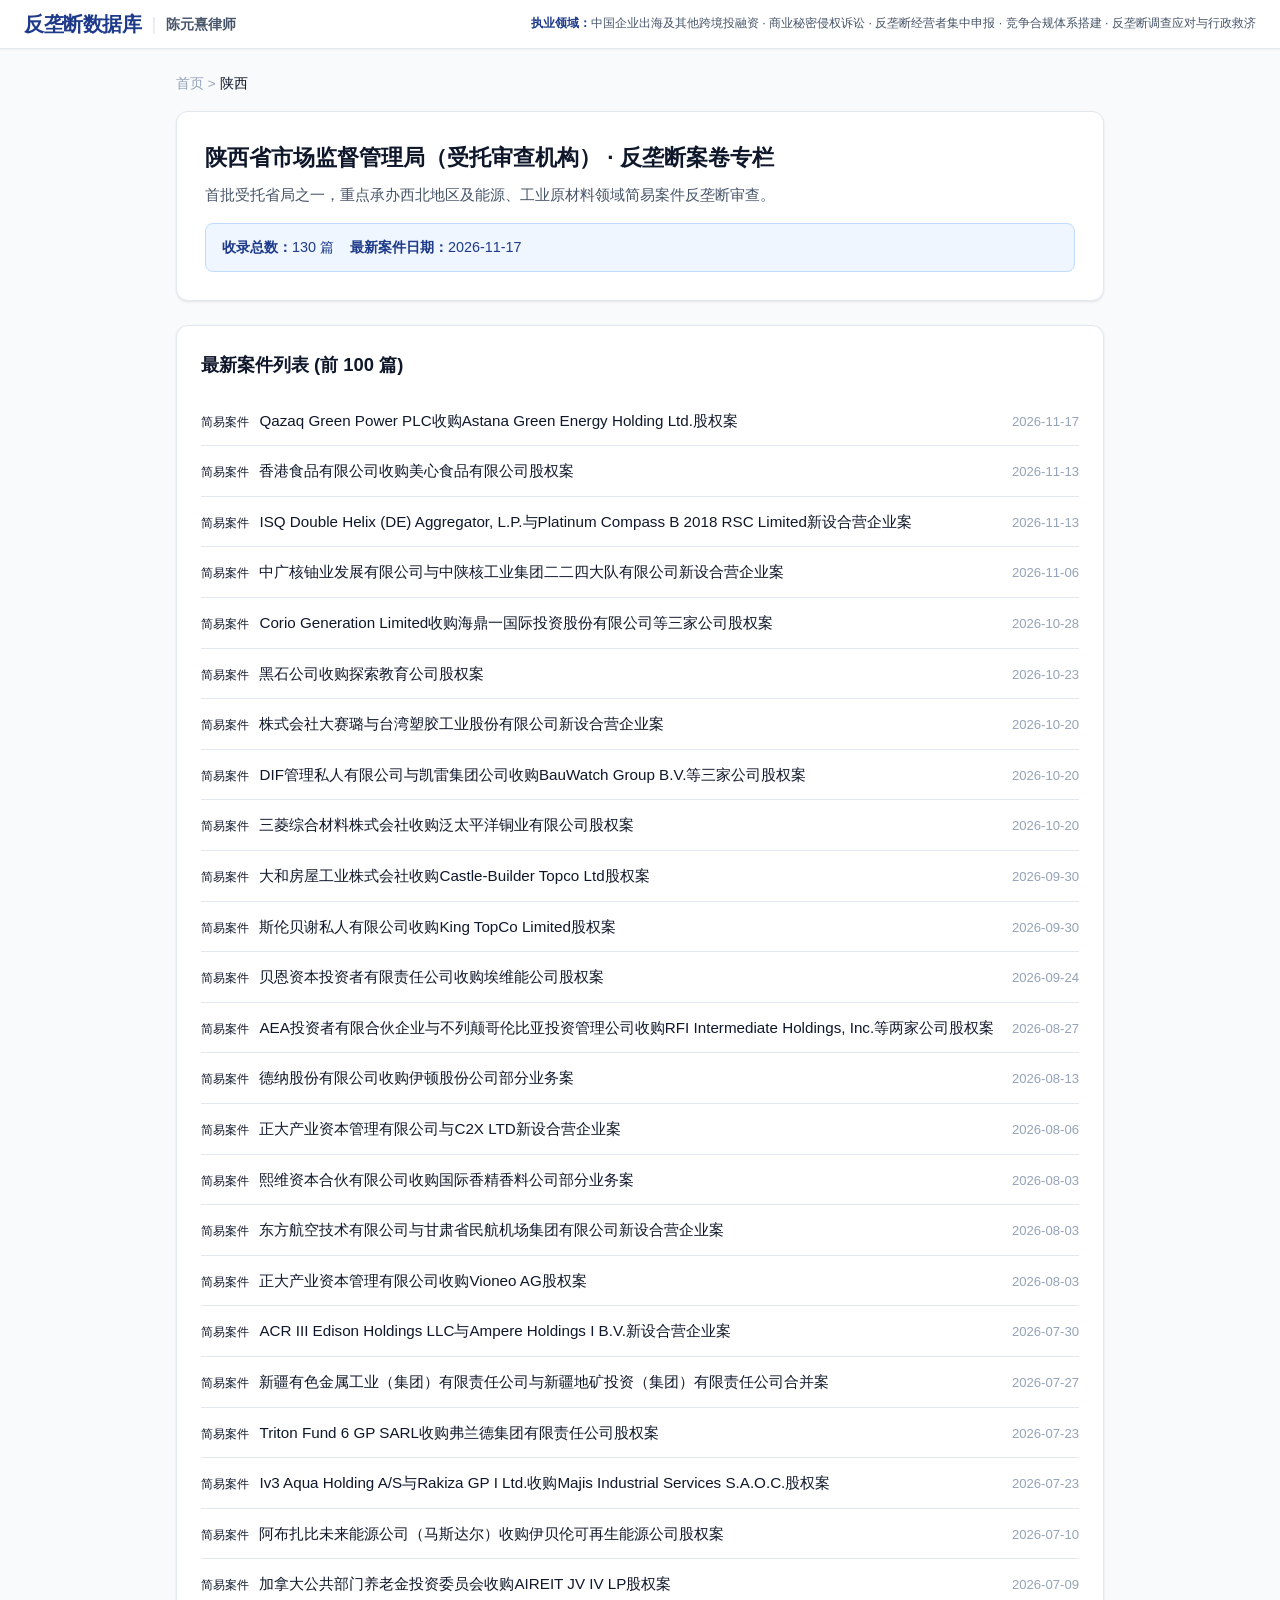
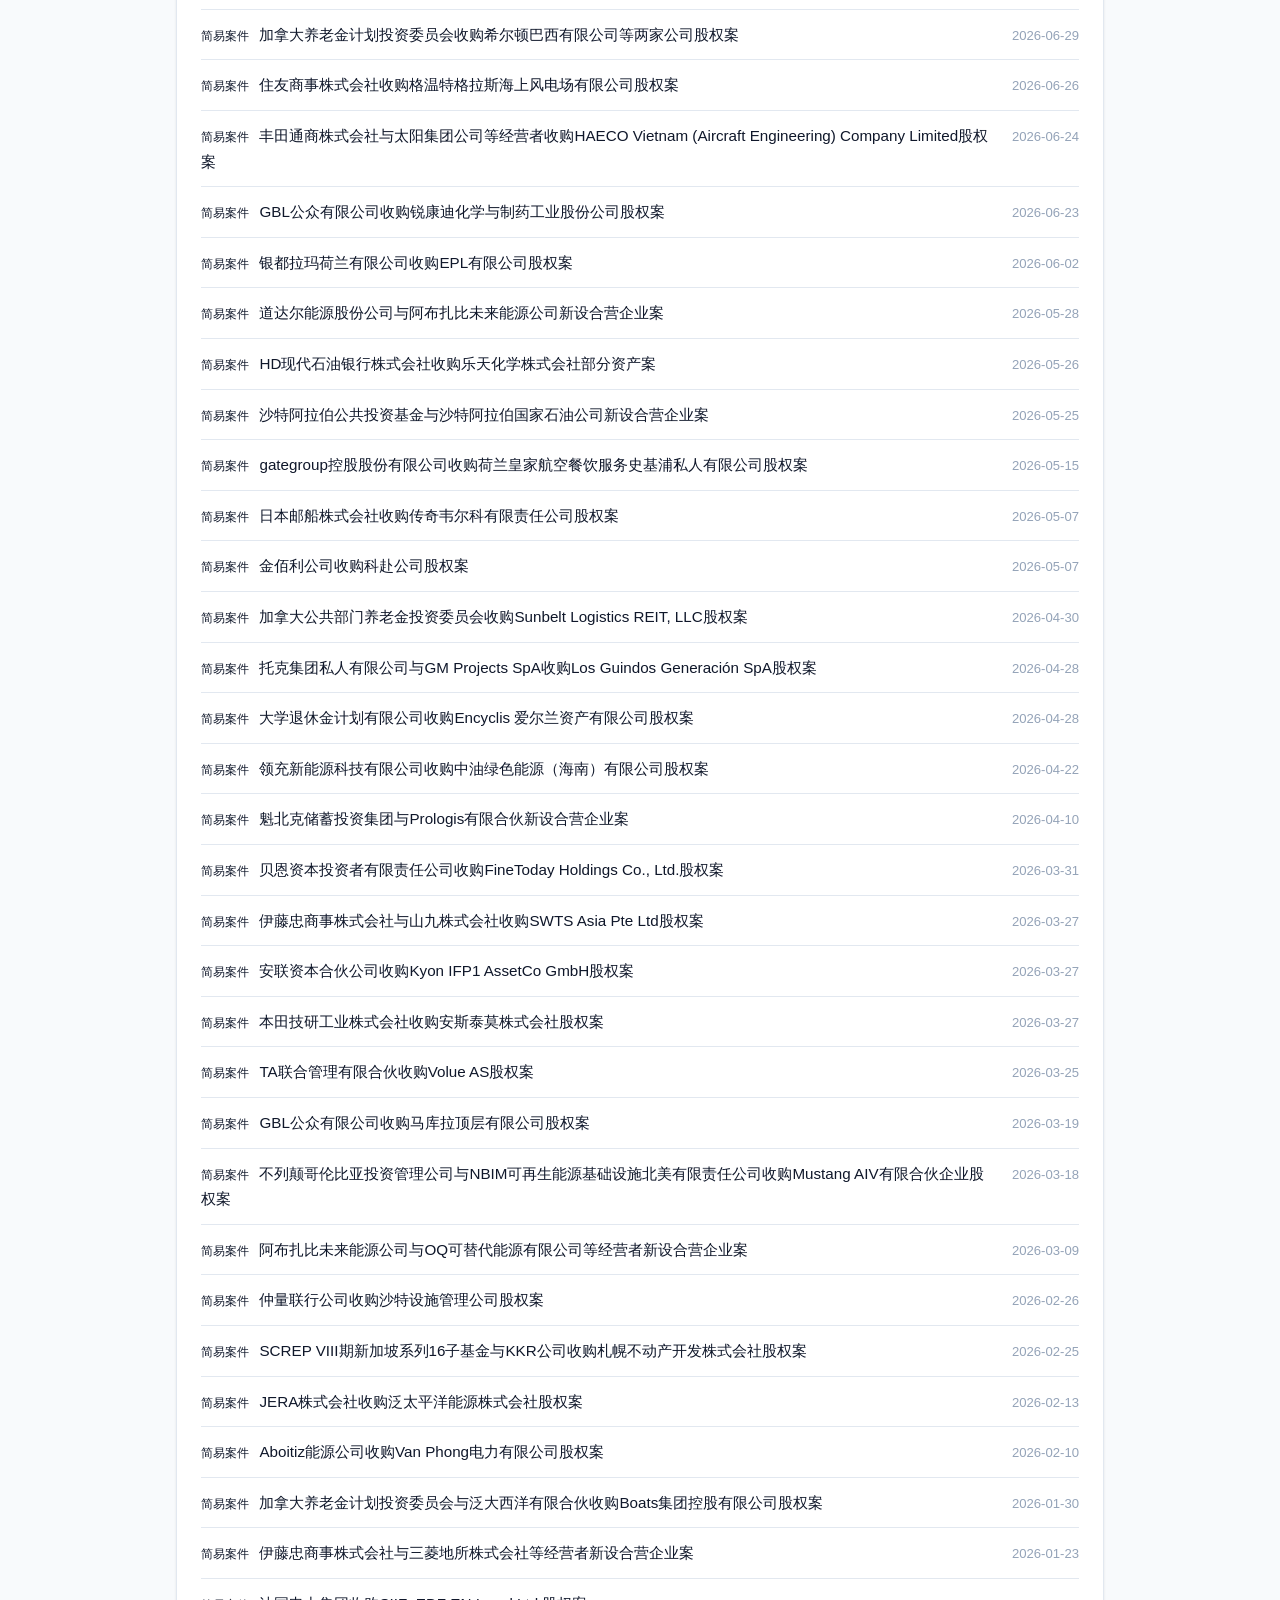
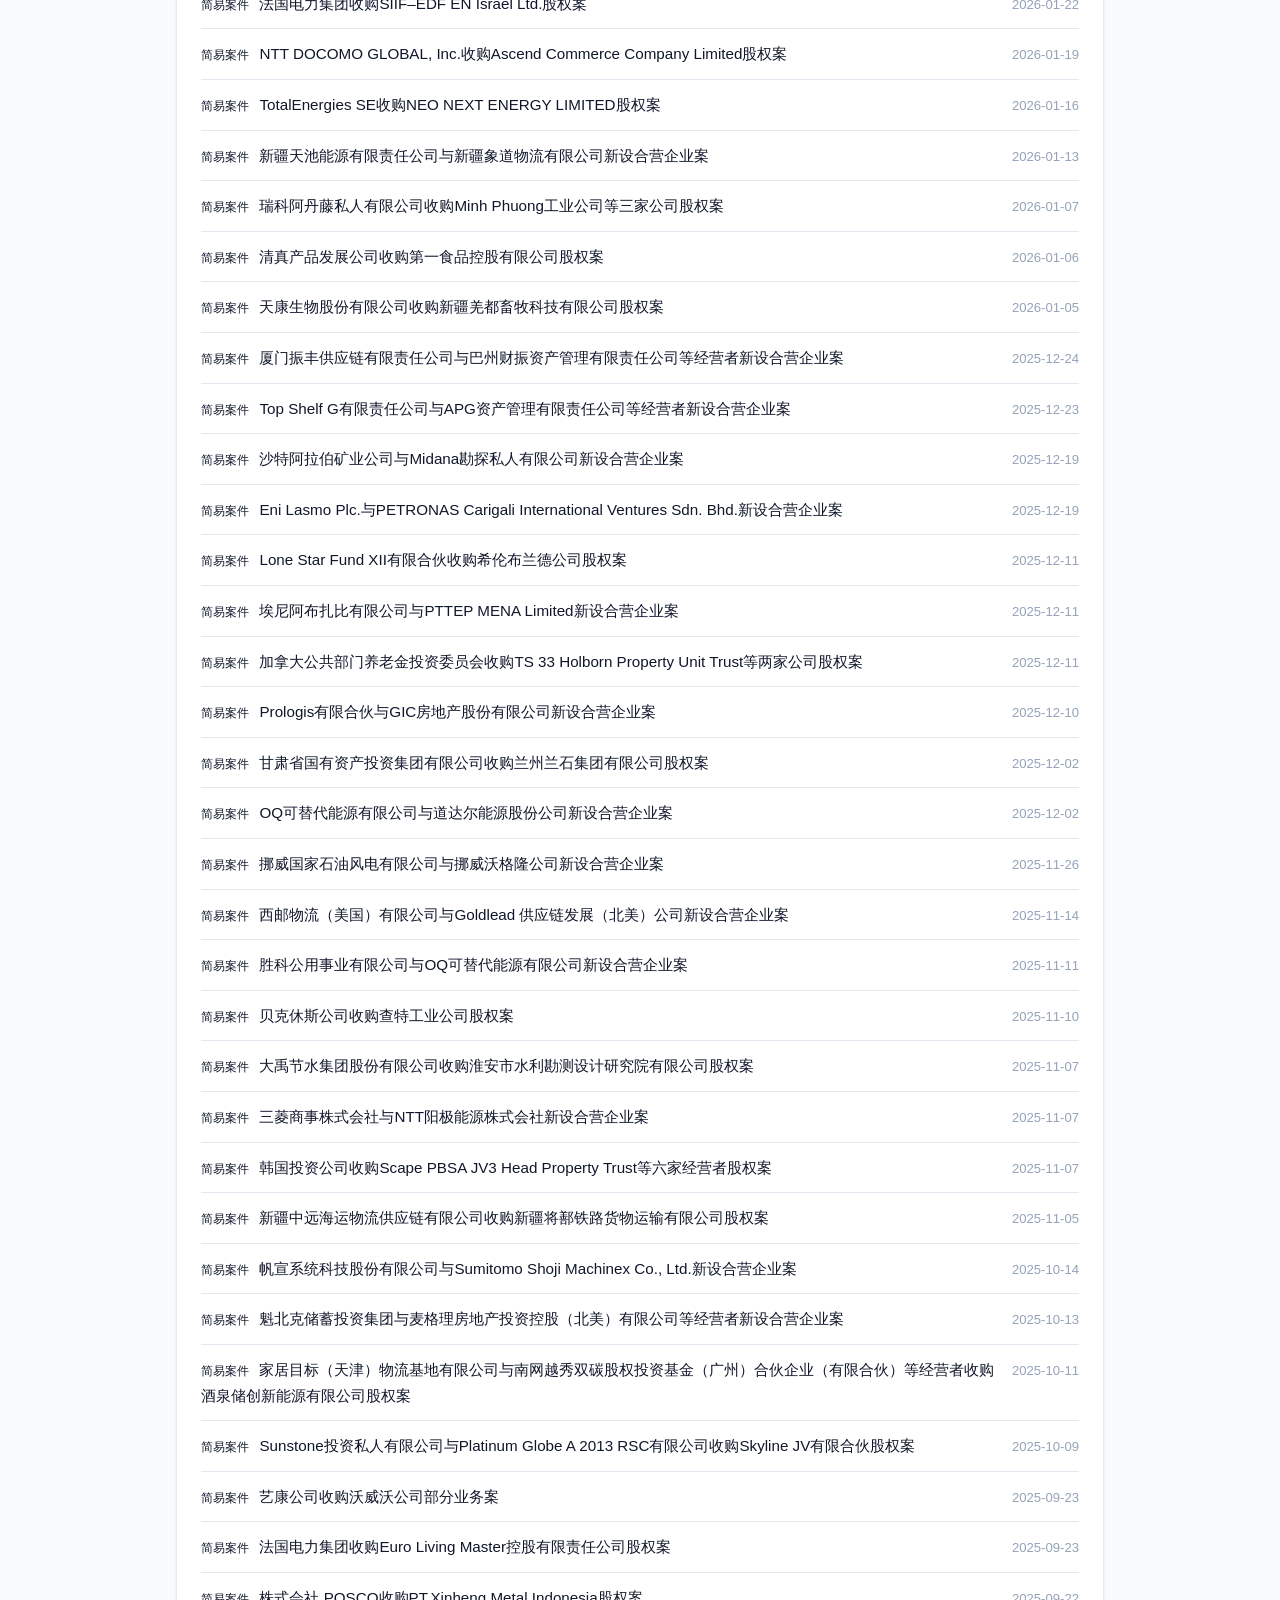
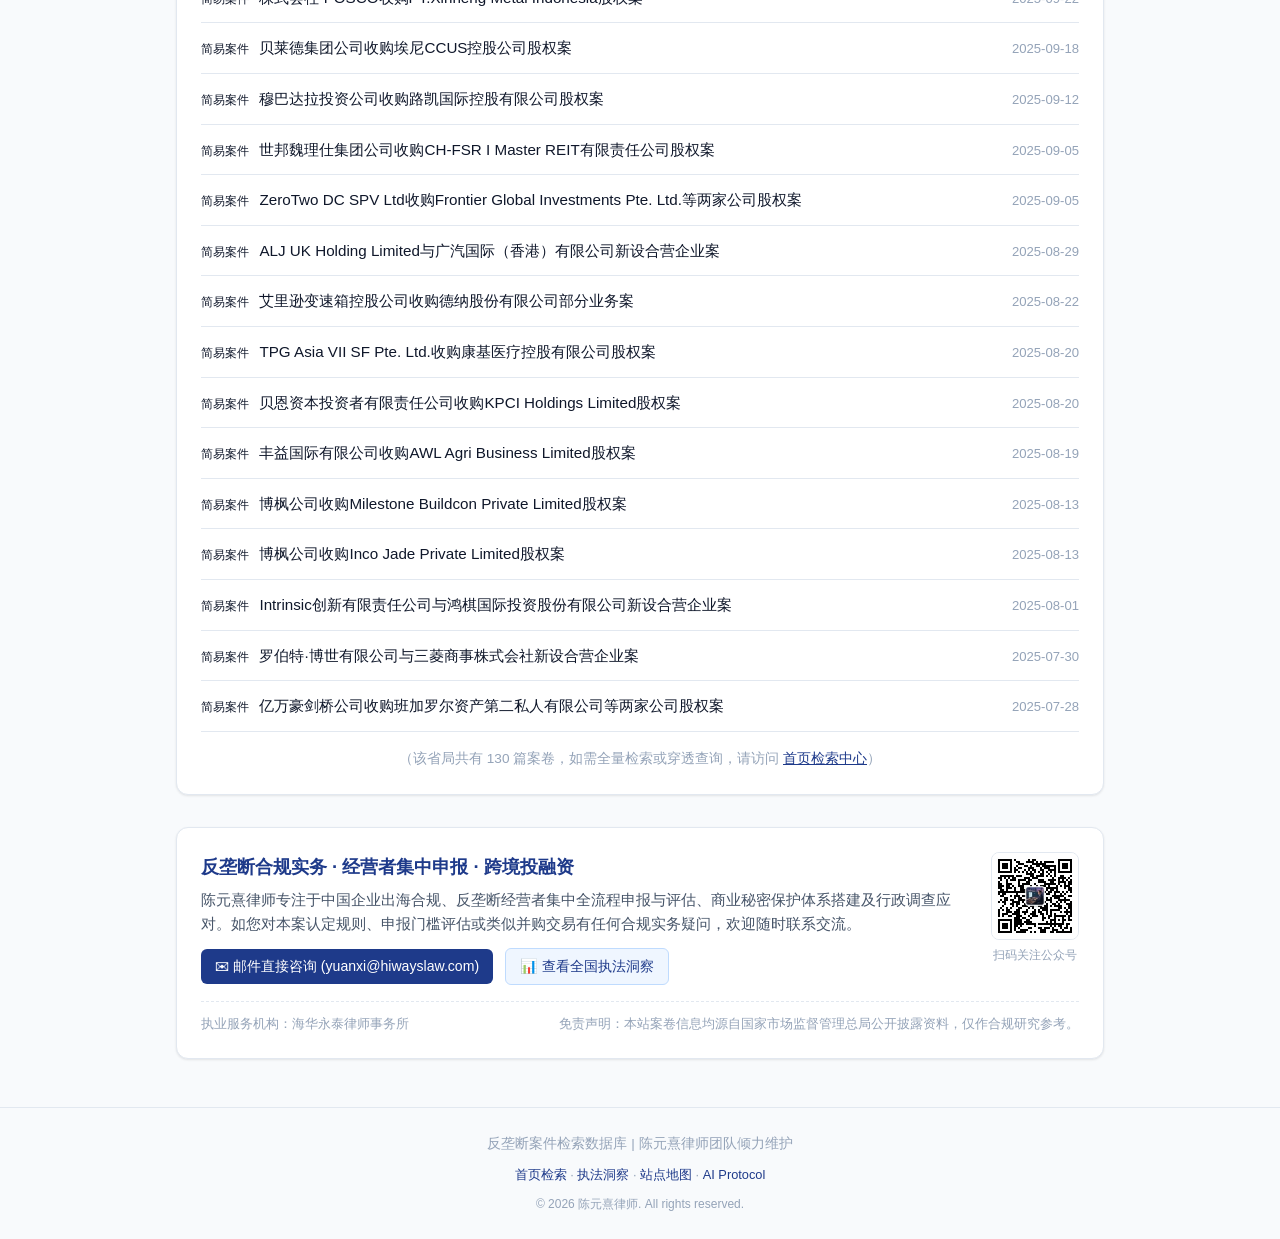
<file: provinces/shaanxi.html>
<!DOCTYPE html>
<html lang="zh-CN">
<head>
    <meta charset="UTF-8">
    <meta name="viewport" content="width=device-width, initial-scale=1.0">
    <title>陕西反垄断案件与审查专题 | 反垄断数据库 · 陈元熹律师</title>
    <meta name="description" content="陕西省市场监督管理局（受托审查机构）反垄断案件专栏，共收录130篇反垄断与经营者集中案卷，最新更新于2026-11-17。陈元熹律师提供精准反垄断合规与省局申报实务指引。">
    <link rel="canonical" href="https://samr.yuanxi.net/provinces/shaanxi.html">
    <link rel="stylesheet" href="../style.css?v=20261120_v1">
</head>
<body>
    
    <header class="header">
        <div class="header-inner">
            <div class="logo">
                <a href="../index.html" class="logo-text" style="text-decoration:none; color:inherit;">
                    <h1 class="logo-title" style="display:inline; font-size:1.25rem;">反垄断数据库</h1>
                    <span class="logo-divider">|</span>
                    <span class="logo-sub">陈元熹律师</span>
                </a>
            </div>
            <div class="header-badge">
                <div class="header-practice-areas">
                    <span class="practice-label">执业领域：</span>中国企业出海及其他跨境投融资 · 商业秘密侵权诉讼 · 反垄断经营者集中申报 · 竞争合规体系搭建 · 反垄断调查应对与行政救济
                </div>
            </div>
        </div>
    </header>
    

    <main class="main-container" style="max-width: 960px; margin: 24px auto; padding: 0 16px;">
        <nav style="font-size: 0.85rem; color: var(--text-muted); margin-bottom: 16px;">
            <a href="../index.html" style="color: inherit; text-decoration: none;">首页</a> &gt; 
            <span style="color: var(--text-primary);">陕西</span>
        </nav>

        <section style="background: var(--bg-card); border: 1px solid var(--border); border-radius: var(--radius-lg); padding: 28px; box-shadow: var(--shadow-sm); margin-bottom: 24px;">
            <h1 style="font-size: 1.4rem; color: var(--text-primary); margin-bottom: 8px;">陕西省市场监督管理局（受托审查机构） · 反垄断案卷专栏</h1>
            <p style="color: var(--text-secondary); font-size: 0.92rem; line-height: 1.6; margin-bottom: 16px;">
                首批受托省局之一，重点承办西北地区及能源、工业原材料领域简易案件反垄断审查。
            </p>
            <div style="display: flex; gap: 16px; font-size: 0.9rem; color: var(--accent-blue); background: var(--accent-light); padding: 12px 16px; border-radius: var(--radius-md); border: 1px solid var(--accent-border);">
                <span><strong>收录总数：</strong>130 篇</span>
                <span><strong>最新案件日期：</strong>2026-11-17</span>
            </div>
        </section>

        <section style="background: var(--bg-card); border: 1px solid var(--border); border-radius: var(--radius-lg); padding: 24px; box-shadow: var(--shadow-sm);">
            <h2 style="font-size: 1.15rem; color: var(--text-primary); margin-bottom: 16px;">最新案件列表 (前 100 篇)</h2>
            <ul style="list-style: none; padding-left: 0;">
                
        <li style="border-bottom: 1px solid var(--border); padding: 12px 0; display: flex; justify-content: space-between; align-items: baseline; gap: 16px;">
            <div style="flex: 1;">
                <span class="badge badge-jyaj" style="margin-right: 6px; font-size: 0.75rem;">简易案件</span>
                <a href="../cases/3e0bcf946f33.html" style="color: var(--text-primary); text-decoration: none; font-weight: 500; font-size: 0.95rem;">
                    Qazaq Green Power PLC收购Astana Green Energy Holding Ltd.股权案
                </a>
            </div>
            <span style="font-size: 0.82rem; color: var(--text-muted); white-space: nowrap;">2026-11-17</span>
        </li>
        
        <li style="border-bottom: 1px solid var(--border); padding: 12px 0; display: flex; justify-content: space-between; align-items: baseline; gap: 16px;">
            <div style="flex: 1;">
                <span class="badge badge-jyaj" style="margin-right: 6px; font-size: 0.75rem;">简易案件</span>
                <a href="../cases/ae889d29e43f.html" style="color: var(--text-primary); text-decoration: none; font-weight: 500; font-size: 0.95rem;">
                    香港食品有限公司收购美心食品有限公司股权案
                </a>
            </div>
            <span style="font-size: 0.82rem; color: var(--text-muted); white-space: nowrap;">2026-11-13</span>
        </li>
        
        <li style="border-bottom: 1px solid var(--border); padding: 12px 0; display: flex; justify-content: space-between; align-items: baseline; gap: 16px;">
            <div style="flex: 1;">
                <span class="badge badge-jyaj" style="margin-right: 6px; font-size: 0.75rem;">简易案件</span>
                <a href="../cases/ebc4ad286e1a.html" style="color: var(--text-primary); text-decoration: none; font-weight: 500; font-size: 0.95rem;">
                    ISQ Double Helix (DE) Aggregator, L.P.与Platinum Compass B 2018 RSC Limited新设合营企业案
                </a>
            </div>
            <span style="font-size: 0.82rem; color: var(--text-muted); white-space: nowrap;">2026-11-13</span>
        </li>
        
        <li style="border-bottom: 1px solid var(--border); padding: 12px 0; display: flex; justify-content: space-between; align-items: baseline; gap: 16px;">
            <div style="flex: 1;">
                <span class="badge badge-jyaj" style="margin-right: 6px; font-size: 0.75rem;">简易案件</span>
                <a href="../cases/ebcb485a6786.html" style="color: var(--text-primary); text-decoration: none; font-weight: 500; font-size: 0.95rem;">
                    中广核铀业发展有限公司与中陕核工业集团二二四大队有限公司新设合营企业案
                </a>
            </div>
            <span style="font-size: 0.82rem; color: var(--text-muted); white-space: nowrap;">2026-11-06</span>
        </li>
        
        <li style="border-bottom: 1px solid var(--border); padding: 12px 0; display: flex; justify-content: space-between; align-items: baseline; gap: 16px;">
            <div style="flex: 1;">
                <span class="badge badge-jyaj" style="margin-right: 6px; font-size: 0.75rem;">简易案件</span>
                <a href="../cases/d8bdd562b429.html" style="color: var(--text-primary); text-decoration: none; font-weight: 500; font-size: 0.95rem;">
                    Corio Generation Limited收购海鼎一国际投资股份有限公司等三家公司股权案
                </a>
            </div>
            <span style="font-size: 0.82rem; color: var(--text-muted); white-space: nowrap;">2026-10-28</span>
        </li>
        
        <li style="border-bottom: 1px solid var(--border); padding: 12px 0; display: flex; justify-content: space-between; align-items: baseline; gap: 16px;">
            <div style="flex: 1;">
                <span class="badge badge-jyaj" style="margin-right: 6px; font-size: 0.75rem;">简易案件</span>
                <a href="../cases/b6656f3087ea.html" style="color: var(--text-primary); text-decoration: none; font-weight: 500; font-size: 0.95rem;">
                    黑石公司收购探索教育公司股权案
                </a>
            </div>
            <span style="font-size: 0.82rem; color: var(--text-muted); white-space: nowrap;">2026-10-23</span>
        </li>
        
        <li style="border-bottom: 1px solid var(--border); padding: 12px 0; display: flex; justify-content: space-between; align-items: baseline; gap: 16px;">
            <div style="flex: 1;">
                <span class="badge badge-jyaj" style="margin-right: 6px; font-size: 0.75rem;">简易案件</span>
                <a href="../cases/acb7ea1c82dc.html" style="color: var(--text-primary); text-decoration: none; font-weight: 500; font-size: 0.95rem;">
                    株式会社大赛璐与台湾塑胶工业股份有限公司新设合营企业案
                </a>
            </div>
            <span style="font-size: 0.82rem; color: var(--text-muted); white-space: nowrap;">2026-10-20</span>
        </li>
        
        <li style="border-bottom: 1px solid var(--border); padding: 12px 0; display: flex; justify-content: space-between; align-items: baseline; gap: 16px;">
            <div style="flex: 1;">
                <span class="badge badge-jyaj" style="margin-right: 6px; font-size: 0.75rem;">简易案件</span>
                <a href="../cases/ff95b20623e4.html" style="color: var(--text-primary); text-decoration: none; font-weight: 500; font-size: 0.95rem;">
                    DIF管理私人有限公司与凯雷集团公司收购BauWatch Group B.V.等三家公司股权案
                </a>
            </div>
            <span style="font-size: 0.82rem; color: var(--text-muted); white-space: nowrap;">2026-10-20</span>
        </li>
        
        <li style="border-bottom: 1px solid var(--border); padding: 12px 0; display: flex; justify-content: space-between; align-items: baseline; gap: 16px;">
            <div style="flex: 1;">
                <span class="badge badge-jyaj" style="margin-right: 6px; font-size: 0.75rem;">简易案件</span>
                <a href="../cases/b7ff7b4f1b15.html" style="color: var(--text-primary); text-decoration: none; font-weight: 500; font-size: 0.95rem;">
                    三菱综合材料株式会社收购泛太平洋铜业有限公司股权案
                </a>
            </div>
            <span style="font-size: 0.82rem; color: var(--text-muted); white-space: nowrap;">2026-10-20</span>
        </li>
        
        <li style="border-bottom: 1px solid var(--border); padding: 12px 0; display: flex; justify-content: space-between; align-items: baseline; gap: 16px;">
            <div style="flex: 1;">
                <span class="badge badge-jyaj" style="margin-right: 6px; font-size: 0.75rem;">简易案件</span>
                <a href="../cases/dbb363732150.html" style="color: var(--text-primary); text-decoration: none; font-weight: 500; font-size: 0.95rem;">
                    大和房屋工业株式会社收购Castle-Builder Topco Ltd股权案
                </a>
            </div>
            <span style="font-size: 0.82rem; color: var(--text-muted); white-space: nowrap;">2026-09-30</span>
        </li>
        
        <li style="border-bottom: 1px solid var(--border); padding: 12px 0; display: flex; justify-content: space-between; align-items: baseline; gap: 16px;">
            <div style="flex: 1;">
                <span class="badge badge-jyaj" style="margin-right: 6px; font-size: 0.75rem;">简易案件</span>
                <a href="../cases/cb2beae562f3.html" style="color: var(--text-primary); text-decoration: none; font-weight: 500; font-size: 0.95rem;">
                    斯伦贝谢私人有限公司收购King TopCo Limited股权案
                </a>
            </div>
            <span style="font-size: 0.82rem; color: var(--text-muted); white-space: nowrap;">2026-09-30</span>
        </li>
        
        <li style="border-bottom: 1px solid var(--border); padding: 12px 0; display: flex; justify-content: space-between; align-items: baseline; gap: 16px;">
            <div style="flex: 1;">
                <span class="badge badge-jyaj" style="margin-right: 6px; font-size: 0.75rem;">简易案件</span>
                <a href="../cases/125b0b7627eb.html" style="color: var(--text-primary); text-decoration: none; font-weight: 500; font-size: 0.95rem;">
                    贝恩资本投资者有限责任公司收购埃维能公司股权案
                </a>
            </div>
            <span style="font-size: 0.82rem; color: var(--text-muted); white-space: nowrap;">2026-09-24</span>
        </li>
        
        <li style="border-bottom: 1px solid var(--border); padding: 12px 0; display: flex; justify-content: space-between; align-items: baseline; gap: 16px;">
            <div style="flex: 1;">
                <span class="badge badge-jyaj" style="margin-right: 6px; font-size: 0.75rem;">简易案件</span>
                <a href="../cases/8cdf3f800be5.html" style="color: var(--text-primary); text-decoration: none; font-weight: 500; font-size: 0.95rem;">
                    AEA投资者有限合伙企业与不列颠哥伦比亚投资管理公司收购RFI Intermediate Holdings, Inc.等两家公司股权案
                </a>
            </div>
            <span style="font-size: 0.82rem; color: var(--text-muted); white-space: nowrap;">2026-08-27</span>
        </li>
        
        <li style="border-bottom: 1px solid var(--border); padding: 12px 0; display: flex; justify-content: space-between; align-items: baseline; gap: 16px;">
            <div style="flex: 1;">
                <span class="badge badge-jyaj" style="margin-right: 6px; font-size: 0.75rem;">简易案件</span>
                <a href="../cases/2c62c1582145.html" style="color: var(--text-primary); text-decoration: none; font-weight: 500; font-size: 0.95rem;">
                    德纳股份有限公司收购伊顿股份公司部分业务案
                </a>
            </div>
            <span style="font-size: 0.82rem; color: var(--text-muted); white-space: nowrap;">2026-08-13</span>
        </li>
        
        <li style="border-bottom: 1px solid var(--border); padding: 12px 0; display: flex; justify-content: space-between; align-items: baseline; gap: 16px;">
            <div style="flex: 1;">
                <span class="badge badge-jyaj" style="margin-right: 6px; font-size: 0.75rem;">简易案件</span>
                <a href="../cases/7cdc7d43121a.html" style="color: var(--text-primary); text-decoration: none; font-weight: 500; font-size: 0.95rem;">
                    正大产业资本管理有限公司与C2X LTD新设合营企业案
                </a>
            </div>
            <span style="font-size: 0.82rem; color: var(--text-muted); white-space: nowrap;">2026-08-06</span>
        </li>
        
        <li style="border-bottom: 1px solid var(--border); padding: 12px 0; display: flex; justify-content: space-between; align-items: baseline; gap: 16px;">
            <div style="flex: 1;">
                <span class="badge badge-jyaj" style="margin-right: 6px; font-size: 0.75rem;">简易案件</span>
                <a href="../cases/a5124dd3946a.html" style="color: var(--text-primary); text-decoration: none; font-weight: 500; font-size: 0.95rem;">
                    熙维资本合伙有限公司收购国际香精香料公司部分业务案
                </a>
            </div>
            <span style="font-size: 0.82rem; color: var(--text-muted); white-space: nowrap;">2026-08-03</span>
        </li>
        
        <li style="border-bottom: 1px solid var(--border); padding: 12px 0; display: flex; justify-content: space-between; align-items: baseline; gap: 16px;">
            <div style="flex: 1;">
                <span class="badge badge-jyaj" style="margin-right: 6px; font-size: 0.75rem;">简易案件</span>
                <a href="../cases/307092f1b0a2.html" style="color: var(--text-primary); text-decoration: none; font-weight: 500; font-size: 0.95rem;">
                    东方航空技术有限公司与甘肃省民航机场集团有限公司新设合营企业案
                </a>
            </div>
            <span style="font-size: 0.82rem; color: var(--text-muted); white-space: nowrap;">2026-08-03</span>
        </li>
        
        <li style="border-bottom: 1px solid var(--border); padding: 12px 0; display: flex; justify-content: space-between; align-items: baseline; gap: 16px;">
            <div style="flex: 1;">
                <span class="badge badge-jyaj" style="margin-right: 6px; font-size: 0.75rem;">简易案件</span>
                <a href="../cases/bc9ed35e0a75.html" style="color: var(--text-primary); text-decoration: none; font-weight: 500; font-size: 0.95rem;">
                    正大产业资本管理有限公司收购Vioneo AG股权案
                </a>
            </div>
            <span style="font-size: 0.82rem; color: var(--text-muted); white-space: nowrap;">2026-08-03</span>
        </li>
        
        <li style="border-bottom: 1px solid var(--border); padding: 12px 0; display: flex; justify-content: space-between; align-items: baseline; gap: 16px;">
            <div style="flex: 1;">
                <span class="badge badge-jyaj" style="margin-right: 6px; font-size: 0.75rem;">简易案件</span>
                <a href="../cases/22bf6eca96c3.html" style="color: var(--text-primary); text-decoration: none; font-weight: 500; font-size: 0.95rem;">
                    ACR III Edison Holdings LLC与Ampere Holdings I B.V.新设合营企业案
                </a>
            </div>
            <span style="font-size: 0.82rem; color: var(--text-muted); white-space: nowrap;">2026-07-30</span>
        </li>
        
        <li style="border-bottom: 1px solid var(--border); padding: 12px 0; display: flex; justify-content: space-between; align-items: baseline; gap: 16px;">
            <div style="flex: 1;">
                <span class="badge badge-jyaj" style="margin-right: 6px; font-size: 0.75rem;">简易案件</span>
                <a href="../cases/a3e67d2a5198.html" style="color: var(--text-primary); text-decoration: none; font-weight: 500; font-size: 0.95rem;">
                    新疆有色金属工业（集团）有限责任公司与新疆地矿投资（集团）有限责任公司合并案
                </a>
            </div>
            <span style="font-size: 0.82rem; color: var(--text-muted); white-space: nowrap;">2026-07-27</span>
        </li>
        
        <li style="border-bottom: 1px solid var(--border); padding: 12px 0; display: flex; justify-content: space-between; align-items: baseline; gap: 16px;">
            <div style="flex: 1;">
                <span class="badge badge-jyaj" style="margin-right: 6px; font-size: 0.75rem;">简易案件</span>
                <a href="../cases/4fc2b13e561f.html" style="color: var(--text-primary); text-decoration: none; font-weight: 500; font-size: 0.95rem;">
                    Triton Fund 6 GP SARL收购弗兰德集团有限责任公司股权案
                </a>
            </div>
            <span style="font-size: 0.82rem; color: var(--text-muted); white-space: nowrap;">2026-07-23</span>
        </li>
        
        <li style="border-bottom: 1px solid var(--border); padding: 12px 0; display: flex; justify-content: space-between; align-items: baseline; gap: 16px;">
            <div style="flex: 1;">
                <span class="badge badge-jyaj" style="margin-right: 6px; font-size: 0.75rem;">简易案件</span>
                <a href="../cases/f421891d0c92.html" style="color: var(--text-primary); text-decoration: none; font-weight: 500; font-size: 0.95rem;">
                    Iv3 Aqua Holding A/S与Rakiza GP I Ltd.收购Majis Industrial Services S.A.O.C.股权案
                </a>
            </div>
            <span style="font-size: 0.82rem; color: var(--text-muted); white-space: nowrap;">2026-07-23</span>
        </li>
        
        <li style="border-bottom: 1px solid var(--border); padding: 12px 0; display: flex; justify-content: space-between; align-items: baseline; gap: 16px;">
            <div style="flex: 1;">
                <span class="badge badge-jyaj" style="margin-right: 6px; font-size: 0.75rem;">简易案件</span>
                <a href="../cases/204ce456c3b0.html" style="color: var(--text-primary); text-decoration: none; font-weight: 500; font-size: 0.95rem;">
                    阿布扎比未来能源公司（马斯达尔）收购伊贝伦可再生能源公司股权案
                </a>
            </div>
            <span style="font-size: 0.82rem; color: var(--text-muted); white-space: nowrap;">2026-07-10</span>
        </li>
        
        <li style="border-bottom: 1px solid var(--border); padding: 12px 0; display: flex; justify-content: space-between; align-items: baseline; gap: 16px;">
            <div style="flex: 1;">
                <span class="badge badge-jyaj" style="margin-right: 6px; font-size: 0.75rem;">简易案件</span>
                <a href="../cases/dffa8b4605f6.html" style="color: var(--text-primary); text-decoration: none; font-weight: 500; font-size: 0.95rem;">
                    加拿大公共部门养老金投资委员会收购AIREIT JV IV LP股权案
                </a>
            </div>
            <span style="font-size: 0.82rem; color: var(--text-muted); white-space: nowrap;">2026-07-09</span>
        </li>
        
        <li style="border-bottom: 1px solid var(--border); padding: 12px 0; display: flex; justify-content: space-between; align-items: baseline; gap: 16px;">
            <div style="flex: 1;">
                <span class="badge badge-jyaj" style="margin-right: 6px; font-size: 0.75rem;">简易案件</span>
                <a href="../cases/6cb5bd7bc4ad.html" style="color: var(--text-primary); text-decoration: none; font-weight: 500; font-size: 0.95rem;">
                    加拿大养老金计划投资委员会收购希尔顿巴西有限公司等两家公司股权案
                </a>
            </div>
            <span style="font-size: 0.82rem; color: var(--text-muted); white-space: nowrap;">2026-06-29</span>
        </li>
        
        <li style="border-bottom: 1px solid var(--border); padding: 12px 0; display: flex; justify-content: space-between; align-items: baseline; gap: 16px;">
            <div style="flex: 1;">
                <span class="badge badge-jyaj" style="margin-right: 6px; font-size: 0.75rem;">简易案件</span>
                <a href="../cases/7cccab5eea9a.html" style="color: var(--text-primary); text-decoration: none; font-weight: 500; font-size: 0.95rem;">
                    住友商事株式会社收购格温特格拉斯海上风电场有限公司股权案
                </a>
            </div>
            <span style="font-size: 0.82rem; color: var(--text-muted); white-space: nowrap;">2026-06-26</span>
        </li>
        
        <li style="border-bottom: 1px solid var(--border); padding: 12px 0; display: flex; justify-content: space-between; align-items: baseline; gap: 16px;">
            <div style="flex: 1;">
                <span class="badge badge-jyaj" style="margin-right: 6px; font-size: 0.75rem;">简易案件</span>
                <a href="../cases/8aaa99bdf175.html" style="color: var(--text-primary); text-decoration: none; font-weight: 500; font-size: 0.95rem;">
                    丰田通商株式会社与太阳集团公司等经营者收购HAECO Vietnam (Aircraft Engineering) Company Limited股权案
                </a>
            </div>
            <span style="font-size: 0.82rem; color: var(--text-muted); white-space: nowrap;">2026-06-24</span>
        </li>
        
        <li style="border-bottom: 1px solid var(--border); padding: 12px 0; display: flex; justify-content: space-between; align-items: baseline; gap: 16px;">
            <div style="flex: 1;">
                <span class="badge badge-jyaj" style="margin-right: 6px; font-size: 0.75rem;">简易案件</span>
                <a href="../cases/444b95f14e18.html" style="color: var(--text-primary); text-decoration: none; font-weight: 500; font-size: 0.95rem;">
                    GBL公众有限公司收购锐康迪化学与制药工业股份公司股权案
                </a>
            </div>
            <span style="font-size: 0.82rem; color: var(--text-muted); white-space: nowrap;">2026-06-23</span>
        </li>
        
        <li style="border-bottom: 1px solid var(--border); padding: 12px 0; display: flex; justify-content: space-between; align-items: baseline; gap: 16px;">
            <div style="flex: 1;">
                <span class="badge badge-jyaj" style="margin-right: 6px; font-size: 0.75rem;">简易案件</span>
                <a href="../cases/e877026b9769.html" style="color: var(--text-primary); text-decoration: none; font-weight: 500; font-size: 0.95rem;">
                    银都拉玛荷兰有限公司收购EPL有限公司股权案
                </a>
            </div>
            <span style="font-size: 0.82rem; color: var(--text-muted); white-space: nowrap;">2026-06-02</span>
        </li>
        
        <li style="border-bottom: 1px solid var(--border); padding: 12px 0; display: flex; justify-content: space-between; align-items: baseline; gap: 16px;">
            <div style="flex: 1;">
                <span class="badge badge-jyaj" style="margin-right: 6px; font-size: 0.75rem;">简易案件</span>
                <a href="../cases/c6e8e94c76c6.html" style="color: var(--text-primary); text-decoration: none; font-weight: 500; font-size: 0.95rem;">
                    道达尔能源股份公司与阿布扎比未来能源公司新设合营企业案
                </a>
            </div>
            <span style="font-size: 0.82rem; color: var(--text-muted); white-space: nowrap;">2026-05-28</span>
        </li>
        
        <li style="border-bottom: 1px solid var(--border); padding: 12px 0; display: flex; justify-content: space-between; align-items: baseline; gap: 16px;">
            <div style="flex: 1;">
                <span class="badge badge-jyaj" style="margin-right: 6px; font-size: 0.75rem;">简易案件</span>
                <a href="../cases/9cfb783cf27e.html" style="color: var(--text-primary); text-decoration: none; font-weight: 500; font-size: 0.95rem;">
                    HD现代石油银行株式会社收购乐天化学株式会社部分资产案
                </a>
            </div>
            <span style="font-size: 0.82rem; color: var(--text-muted); white-space: nowrap;">2026-05-26</span>
        </li>
        
        <li style="border-bottom: 1px solid var(--border); padding: 12px 0; display: flex; justify-content: space-between; align-items: baseline; gap: 16px;">
            <div style="flex: 1;">
                <span class="badge badge-jyaj" style="margin-right: 6px; font-size: 0.75rem;">简易案件</span>
                <a href="../cases/1dd3c4894836.html" style="color: var(--text-primary); text-decoration: none; font-weight: 500; font-size: 0.95rem;">
                    沙特阿拉伯公共投资基金与沙特阿拉伯国家石油公司新设合营企业案
                </a>
            </div>
            <span style="font-size: 0.82rem; color: var(--text-muted); white-space: nowrap;">2026-05-25</span>
        </li>
        
        <li style="border-bottom: 1px solid var(--border); padding: 12px 0; display: flex; justify-content: space-between; align-items: baseline; gap: 16px;">
            <div style="flex: 1;">
                <span class="badge badge-jyaj" style="margin-right: 6px; font-size: 0.75rem;">简易案件</span>
                <a href="../cases/e5ed39a52678.html" style="color: var(--text-primary); text-decoration: none; font-weight: 500; font-size: 0.95rem;">
                    gategroup控股股份有限公司收购荷兰皇家航空餐饮服务史基浦私人有限公司股权案
                </a>
            </div>
            <span style="font-size: 0.82rem; color: var(--text-muted); white-space: nowrap;">2026-05-15</span>
        </li>
        
        <li style="border-bottom: 1px solid var(--border); padding: 12px 0; display: flex; justify-content: space-between; align-items: baseline; gap: 16px;">
            <div style="flex: 1;">
                <span class="badge badge-jyaj" style="margin-right: 6px; font-size: 0.75rem;">简易案件</span>
                <a href="../cases/28093e5a5a44.html" style="color: var(--text-primary); text-decoration: none; font-weight: 500; font-size: 0.95rem;">
                    日本邮船株式会社收购传奇韦尔科有限责任公司股权案
                </a>
            </div>
            <span style="font-size: 0.82rem; color: var(--text-muted); white-space: nowrap;">2026-05-07</span>
        </li>
        
        <li style="border-bottom: 1px solid var(--border); padding: 12px 0; display: flex; justify-content: space-between; align-items: baseline; gap: 16px;">
            <div style="flex: 1;">
                <span class="badge badge-jyaj" style="margin-right: 6px; font-size: 0.75rem;">简易案件</span>
                <a href="../cases/51e70680a8c1.html" style="color: var(--text-primary); text-decoration: none; font-weight: 500; font-size: 0.95rem;">
                    金佰利公司收购科赴公司股权案
                </a>
            </div>
            <span style="font-size: 0.82rem; color: var(--text-muted); white-space: nowrap;">2026-05-07</span>
        </li>
        
        <li style="border-bottom: 1px solid var(--border); padding: 12px 0; display: flex; justify-content: space-between; align-items: baseline; gap: 16px;">
            <div style="flex: 1;">
                <span class="badge badge-jyaj" style="margin-right: 6px; font-size: 0.75rem;">简易案件</span>
                <a href="../cases/57304f3587e6.html" style="color: var(--text-primary); text-decoration: none; font-weight: 500; font-size: 0.95rem;">
                    加拿大公共部门养老金投资委员会收购Sunbelt Logistics REIT, LLC股权案
                </a>
            </div>
            <span style="font-size: 0.82rem; color: var(--text-muted); white-space: nowrap;">2026-04-30</span>
        </li>
        
        <li style="border-bottom: 1px solid var(--border); padding: 12px 0; display: flex; justify-content: space-between; align-items: baseline; gap: 16px;">
            <div style="flex: 1;">
                <span class="badge badge-jyaj" style="margin-right: 6px; font-size: 0.75rem;">简易案件</span>
                <a href="../cases/0b3cf97ecc42.html" style="color: var(--text-primary); text-decoration: none; font-weight: 500; font-size: 0.95rem;">
                    托克集团私人有限公司与GM Projects SpA收购Los Guindos Generación SpA股权案
                </a>
            </div>
            <span style="font-size: 0.82rem; color: var(--text-muted); white-space: nowrap;">2026-04-28</span>
        </li>
        
        <li style="border-bottom: 1px solid var(--border); padding: 12px 0; display: flex; justify-content: space-between; align-items: baseline; gap: 16px;">
            <div style="flex: 1;">
                <span class="badge badge-jyaj" style="margin-right: 6px; font-size: 0.75rem;">简易案件</span>
                <a href="../cases/5a1657dc61ce.html" style="color: var(--text-primary); text-decoration: none; font-weight: 500; font-size: 0.95rem;">
                    大学退休金计划有限公司收购Encyclis 爱尔兰资产有限公司股权案
                </a>
            </div>
            <span style="font-size: 0.82rem; color: var(--text-muted); white-space: nowrap;">2026-04-28</span>
        </li>
        
        <li style="border-bottom: 1px solid var(--border); padding: 12px 0; display: flex; justify-content: space-between; align-items: baseline; gap: 16px;">
            <div style="flex: 1;">
                <span class="badge badge-jyaj" style="margin-right: 6px; font-size: 0.75rem;">简易案件</span>
                <a href="../cases/af7673f5aa15.html" style="color: var(--text-primary); text-decoration: none; font-weight: 500; font-size: 0.95rem;">
                    领充新能源科技有限公司收购中油绿色能源（海南）有限公司股权案
                </a>
            </div>
            <span style="font-size: 0.82rem; color: var(--text-muted); white-space: nowrap;">2026-04-22</span>
        </li>
        
        <li style="border-bottom: 1px solid var(--border); padding: 12px 0; display: flex; justify-content: space-between; align-items: baseline; gap: 16px;">
            <div style="flex: 1;">
                <span class="badge badge-jyaj" style="margin-right: 6px; font-size: 0.75rem;">简易案件</span>
                <a href="../cases/4784c1d57973.html" style="color: var(--text-primary); text-decoration: none; font-weight: 500; font-size: 0.95rem;">
                    魁北克储蓄投资集团与Prologis有限合伙新设合营企业案
                </a>
            </div>
            <span style="font-size: 0.82rem; color: var(--text-muted); white-space: nowrap;">2026-04-10</span>
        </li>
        
        <li style="border-bottom: 1px solid var(--border); padding: 12px 0; display: flex; justify-content: space-between; align-items: baseline; gap: 16px;">
            <div style="flex: 1;">
                <span class="badge badge-jyaj" style="margin-right: 6px; font-size: 0.75rem;">简易案件</span>
                <a href="../cases/f406bf2dea0e.html" style="color: var(--text-primary); text-decoration: none; font-weight: 500; font-size: 0.95rem;">
                    贝恩资本投资者有限责任公司收购FineToday Holdings Co., Ltd.股权案
                </a>
            </div>
            <span style="font-size: 0.82rem; color: var(--text-muted); white-space: nowrap;">2026-03-31</span>
        </li>
        
        <li style="border-bottom: 1px solid var(--border); padding: 12px 0; display: flex; justify-content: space-between; align-items: baseline; gap: 16px;">
            <div style="flex: 1;">
                <span class="badge badge-jyaj" style="margin-right: 6px; font-size: 0.75rem;">简易案件</span>
                <a href="../cases/d786b5b85bb0.html" style="color: var(--text-primary); text-decoration: none; font-weight: 500; font-size: 0.95rem;">
                    伊藤忠商事株式会社与山九株式会社收购SWTS Asia Pte Ltd股权案
                </a>
            </div>
            <span style="font-size: 0.82rem; color: var(--text-muted); white-space: nowrap;">2026-03-27</span>
        </li>
        
        <li style="border-bottom: 1px solid var(--border); padding: 12px 0; display: flex; justify-content: space-between; align-items: baseline; gap: 16px;">
            <div style="flex: 1;">
                <span class="badge badge-jyaj" style="margin-right: 6px; font-size: 0.75rem;">简易案件</span>
                <a href="../cases/b63afe7cbcb2.html" style="color: var(--text-primary); text-decoration: none; font-weight: 500; font-size: 0.95rem;">
                    安联资本合伙公司收购Kyon IFP1 AssetCo GmbH股权案
                </a>
            </div>
            <span style="font-size: 0.82rem; color: var(--text-muted); white-space: nowrap;">2026-03-27</span>
        </li>
        
        <li style="border-bottom: 1px solid var(--border); padding: 12px 0; display: flex; justify-content: space-between; align-items: baseline; gap: 16px;">
            <div style="flex: 1;">
                <span class="badge badge-jyaj" style="margin-right: 6px; font-size: 0.75rem;">简易案件</span>
                <a href="../cases/25fc8a2328ee.html" style="color: var(--text-primary); text-decoration: none; font-weight: 500; font-size: 0.95rem;">
                    本田技研工业株式会社收购安斯泰莫株式会社股权案
                </a>
            </div>
            <span style="font-size: 0.82rem; color: var(--text-muted); white-space: nowrap;">2026-03-27</span>
        </li>
        
        <li style="border-bottom: 1px solid var(--border); padding: 12px 0; display: flex; justify-content: space-between; align-items: baseline; gap: 16px;">
            <div style="flex: 1;">
                <span class="badge badge-jyaj" style="margin-right: 6px; font-size: 0.75rem;">简易案件</span>
                <a href="../cases/7d4286bfc6f0.html" style="color: var(--text-primary); text-decoration: none; font-weight: 500; font-size: 0.95rem;">
                    TA联合管理有限合伙收购Volue AS股权案
                </a>
            </div>
            <span style="font-size: 0.82rem; color: var(--text-muted); white-space: nowrap;">2026-03-25</span>
        </li>
        
        <li style="border-bottom: 1px solid var(--border); padding: 12px 0; display: flex; justify-content: space-between; align-items: baseline; gap: 16px;">
            <div style="flex: 1;">
                <span class="badge badge-jyaj" style="margin-right: 6px; font-size: 0.75rem;">简易案件</span>
                <a href="../cases/313ff78b151f.html" style="color: var(--text-primary); text-decoration: none; font-weight: 500; font-size: 0.95rem;">
                    GBL公众有限公司收购马库拉顶层有限公司股权案
                </a>
            </div>
            <span style="font-size: 0.82rem; color: var(--text-muted); white-space: nowrap;">2026-03-19</span>
        </li>
        
        <li style="border-bottom: 1px solid var(--border); padding: 12px 0; display: flex; justify-content: space-between; align-items: baseline; gap: 16px;">
            <div style="flex: 1;">
                <span class="badge badge-jyaj" style="margin-right: 6px; font-size: 0.75rem;">简易案件</span>
                <a href="../cases/a406f7a628dc.html" style="color: var(--text-primary); text-decoration: none; font-weight: 500; font-size: 0.95rem;">
                    不列颠哥伦比亚投资管理公司与NBIM可再生能源基础设施北美有限责任公司收购Mustang AIV有限合伙企业股权案
                </a>
            </div>
            <span style="font-size: 0.82rem; color: var(--text-muted); white-space: nowrap;">2026-03-18</span>
        </li>
        
        <li style="border-bottom: 1px solid var(--border); padding: 12px 0; display: flex; justify-content: space-between; align-items: baseline; gap: 16px;">
            <div style="flex: 1;">
                <span class="badge badge-jyaj" style="margin-right: 6px; font-size: 0.75rem;">简易案件</span>
                <a href="../cases/06c129fc0386.html" style="color: var(--text-primary); text-decoration: none; font-weight: 500; font-size: 0.95rem;">
                    阿布扎比未来能源公司与OQ可替代能源有限公司等经营者新设合营企业案
                </a>
            </div>
            <span style="font-size: 0.82rem; color: var(--text-muted); white-space: nowrap;">2026-03-09</span>
        </li>
        
        <li style="border-bottom: 1px solid var(--border); padding: 12px 0; display: flex; justify-content: space-between; align-items: baseline; gap: 16px;">
            <div style="flex: 1;">
                <span class="badge badge-jyaj" style="margin-right: 6px; font-size: 0.75rem;">简易案件</span>
                <a href="../cases/93aa02409893.html" style="color: var(--text-primary); text-decoration: none; font-weight: 500; font-size: 0.95rem;">
                    仲量联行公司收购沙特设施管理公司股权案
                </a>
            </div>
            <span style="font-size: 0.82rem; color: var(--text-muted); white-space: nowrap;">2026-02-26</span>
        </li>
        
        <li style="border-bottom: 1px solid var(--border); padding: 12px 0; display: flex; justify-content: space-between; align-items: baseline; gap: 16px;">
            <div style="flex: 1;">
                <span class="badge badge-jyaj" style="margin-right: 6px; font-size: 0.75rem;">简易案件</span>
                <a href="../cases/7e86c7f5eec3.html" style="color: var(--text-primary); text-decoration: none; font-weight: 500; font-size: 0.95rem;">
                    SCREP VIII期新加坡系列16子基金与KKR公司收购札幌不动产开发株式会社股权案
                </a>
            </div>
            <span style="font-size: 0.82rem; color: var(--text-muted); white-space: nowrap;">2026-02-25</span>
        </li>
        
        <li style="border-bottom: 1px solid var(--border); padding: 12px 0; display: flex; justify-content: space-between; align-items: baseline; gap: 16px;">
            <div style="flex: 1;">
                <span class="badge badge-jyaj" style="margin-right: 6px; font-size: 0.75rem;">简易案件</span>
                <a href="../cases/d51544a6b42b.html" style="color: var(--text-primary); text-decoration: none; font-weight: 500; font-size: 0.95rem;">
                    JERA株式会社收购泛太平洋能源株式会社股权案
                </a>
            </div>
            <span style="font-size: 0.82rem; color: var(--text-muted); white-space: nowrap;">2026-02-13</span>
        </li>
        
        <li style="border-bottom: 1px solid var(--border); padding: 12px 0; display: flex; justify-content: space-between; align-items: baseline; gap: 16px;">
            <div style="flex: 1;">
                <span class="badge badge-jyaj" style="margin-right: 6px; font-size: 0.75rem;">简易案件</span>
                <a href="../cases/4789e42cc982.html" style="color: var(--text-primary); text-decoration: none; font-weight: 500; font-size: 0.95rem;">
                    Aboitiz能源公司收购Van Phong电力有限公司股权案
                </a>
            </div>
            <span style="font-size: 0.82rem; color: var(--text-muted); white-space: nowrap;">2026-02-10</span>
        </li>
        
        <li style="border-bottom: 1px solid var(--border); padding: 12px 0; display: flex; justify-content: space-between; align-items: baseline; gap: 16px;">
            <div style="flex: 1;">
                <span class="badge badge-jyaj" style="margin-right: 6px; font-size: 0.75rem;">简易案件</span>
                <a href="../cases/56be11e2b0d4.html" style="color: var(--text-primary); text-decoration: none; font-weight: 500; font-size: 0.95rem;">
                    加拿大养老金计划投资委员会与泛大西洋有限合伙收购Boats集团控股有限公司股权案
                </a>
            </div>
            <span style="font-size: 0.82rem; color: var(--text-muted); white-space: nowrap;">2026-01-30</span>
        </li>
        
        <li style="border-bottom: 1px solid var(--border); padding: 12px 0; display: flex; justify-content: space-between; align-items: baseline; gap: 16px;">
            <div style="flex: 1;">
                <span class="badge badge-jyaj" style="margin-right: 6px; font-size: 0.75rem;">简易案件</span>
                <a href="../cases/1bd148ea2c55.html" style="color: var(--text-primary); text-decoration: none; font-weight: 500; font-size: 0.95rem;">
                    伊藤忠商事株式会社与三菱地所株式会社等经营者新设合营企业案
                </a>
            </div>
            <span style="font-size: 0.82rem; color: var(--text-muted); white-space: nowrap;">2026-01-23</span>
        </li>
        
        <li style="border-bottom: 1px solid var(--border); padding: 12px 0; display: flex; justify-content: space-between; align-items: baseline; gap: 16px;">
            <div style="flex: 1;">
                <span class="badge badge-jyaj" style="margin-right: 6px; font-size: 0.75rem;">简易案件</span>
                <a href="../cases/4b77334146a3.html" style="color: var(--text-primary); text-decoration: none; font-weight: 500; font-size: 0.95rem;">
                    法国电力集团收购SIIF–EDF EN Israel Ltd.股权案
                </a>
            </div>
            <span style="font-size: 0.82rem; color: var(--text-muted); white-space: nowrap;">2026-01-22</span>
        </li>
        
        <li style="border-bottom: 1px solid var(--border); padding: 12px 0; display: flex; justify-content: space-between; align-items: baseline; gap: 16px;">
            <div style="flex: 1;">
                <span class="badge badge-jyaj" style="margin-right: 6px; font-size: 0.75rem;">简易案件</span>
                <a href="../cases/6b06077e5287.html" style="color: var(--text-primary); text-decoration: none; font-weight: 500; font-size: 0.95rem;">
                    NTT DOCOMO GLOBAL, Inc.收购Ascend Commerce Company Limited股权案
                </a>
            </div>
            <span style="font-size: 0.82rem; color: var(--text-muted); white-space: nowrap;">2026-01-19</span>
        </li>
        
        <li style="border-bottom: 1px solid var(--border); padding: 12px 0; display: flex; justify-content: space-between; align-items: baseline; gap: 16px;">
            <div style="flex: 1;">
                <span class="badge badge-jyaj" style="margin-right: 6px; font-size: 0.75rem;">简易案件</span>
                <a href="../cases/a34b48b95c1a.html" style="color: var(--text-primary); text-decoration: none; font-weight: 500; font-size: 0.95rem;">
                    TotalEnergies SE收购NEO NEXT ENERGY LIMITED股权案
                </a>
            </div>
            <span style="font-size: 0.82rem; color: var(--text-muted); white-space: nowrap;">2026-01-16</span>
        </li>
        
        <li style="border-bottom: 1px solid var(--border); padding: 12px 0; display: flex; justify-content: space-between; align-items: baseline; gap: 16px;">
            <div style="flex: 1;">
                <span class="badge badge-jyaj" style="margin-right: 6px; font-size: 0.75rem;">简易案件</span>
                <a href="../cases/c785f573e90d.html" style="color: var(--text-primary); text-decoration: none; font-weight: 500; font-size: 0.95rem;">
                    新疆天池能源有限责任公司与新疆象道物流有限公司新设合营企业案
                </a>
            </div>
            <span style="font-size: 0.82rem; color: var(--text-muted); white-space: nowrap;">2026-01-13</span>
        </li>
        
        <li style="border-bottom: 1px solid var(--border); padding: 12px 0; display: flex; justify-content: space-between; align-items: baseline; gap: 16px;">
            <div style="flex: 1;">
                <span class="badge badge-jyaj" style="margin-right: 6px; font-size: 0.75rem;">简易案件</span>
                <a href="../cases/496e4f060fdc.html" style="color: var(--text-primary); text-decoration: none; font-weight: 500; font-size: 0.95rem;">
                    瑞科阿丹藤私人有限公司收购Minh Phuong工业公司等三家公司股权案
                </a>
            </div>
            <span style="font-size: 0.82rem; color: var(--text-muted); white-space: nowrap;">2026-01-07</span>
        </li>
        
        <li style="border-bottom: 1px solid var(--border); padding: 12px 0; display: flex; justify-content: space-between; align-items: baseline; gap: 16px;">
            <div style="flex: 1;">
                <span class="badge badge-jyaj" style="margin-right: 6px; font-size: 0.75rem;">简易案件</span>
                <a href="../cases/c09e7faec16f.html" style="color: var(--text-primary); text-decoration: none; font-weight: 500; font-size: 0.95rem;">
                    清真产品发展公司收购第一食品控股有限公司股权案
                </a>
            </div>
            <span style="font-size: 0.82rem; color: var(--text-muted); white-space: nowrap;">2026-01-06</span>
        </li>
        
        <li style="border-bottom: 1px solid var(--border); padding: 12px 0; display: flex; justify-content: space-between; align-items: baseline; gap: 16px;">
            <div style="flex: 1;">
                <span class="badge badge-jyaj" style="margin-right: 6px; font-size: 0.75rem;">简易案件</span>
                <a href="../cases/d70825f07f3b.html" style="color: var(--text-primary); text-decoration: none; font-weight: 500; font-size: 0.95rem;">
                    天康生物股份有限公司收购新疆羌都畜牧科技有限公司股权案
                </a>
            </div>
            <span style="font-size: 0.82rem; color: var(--text-muted); white-space: nowrap;">2026-01-05</span>
        </li>
        
        <li style="border-bottom: 1px solid var(--border); padding: 12px 0; display: flex; justify-content: space-between; align-items: baseline; gap: 16px;">
            <div style="flex: 1;">
                <span class="badge badge-jyaj" style="margin-right: 6px; font-size: 0.75rem;">简易案件</span>
                <a href="../cases/c3a18b998ddc.html" style="color: var(--text-primary); text-decoration: none; font-weight: 500; font-size: 0.95rem;">
                    厦门振丰供应链有限责任公司与巴州财振资产管理有限责任公司等经营者新设合营企业案
                </a>
            </div>
            <span style="font-size: 0.82rem; color: var(--text-muted); white-space: nowrap;">2025-12-24</span>
        </li>
        
        <li style="border-bottom: 1px solid var(--border); padding: 12px 0; display: flex; justify-content: space-between; align-items: baseline; gap: 16px;">
            <div style="flex: 1;">
                <span class="badge badge-jyaj" style="margin-right: 6px; font-size: 0.75rem;">简易案件</span>
                <a href="../cases/3f287904a426.html" style="color: var(--text-primary); text-decoration: none; font-weight: 500; font-size: 0.95rem;">
                    Top Shelf G有限责任公司与APG资产管理有限责任公司等经营者新设合营企业案
                </a>
            </div>
            <span style="font-size: 0.82rem; color: var(--text-muted); white-space: nowrap;">2025-12-23</span>
        </li>
        
        <li style="border-bottom: 1px solid var(--border); padding: 12px 0; display: flex; justify-content: space-between; align-items: baseline; gap: 16px;">
            <div style="flex: 1;">
                <span class="badge badge-jyaj" style="margin-right: 6px; font-size: 0.75rem;">简易案件</span>
                <a href="../cases/2b71f773671a.html" style="color: var(--text-primary); text-decoration: none; font-weight: 500; font-size: 0.95rem;">
                    沙特阿拉伯矿业公司与Midana勘探私人有限公司新设合营企业案
                </a>
            </div>
            <span style="font-size: 0.82rem; color: var(--text-muted); white-space: nowrap;">2025-12-19</span>
        </li>
        
        <li style="border-bottom: 1px solid var(--border); padding: 12px 0; display: flex; justify-content: space-between; align-items: baseline; gap: 16px;">
            <div style="flex: 1;">
                <span class="badge badge-jyaj" style="margin-right: 6px; font-size: 0.75rem;">简易案件</span>
                <a href="../cases/4424eb2e2d0b.html" style="color: var(--text-primary); text-decoration: none; font-weight: 500; font-size: 0.95rem;">
                    Eni Lasmo Plc.与PETRONAS Carigali International Ventures Sdn. Bhd.新设合营企业案
                </a>
            </div>
            <span style="font-size: 0.82rem; color: var(--text-muted); white-space: nowrap;">2025-12-19</span>
        </li>
        
        <li style="border-bottom: 1px solid var(--border); padding: 12px 0; display: flex; justify-content: space-between; align-items: baseline; gap: 16px;">
            <div style="flex: 1;">
                <span class="badge badge-jyaj" style="margin-right: 6px; font-size: 0.75rem;">简易案件</span>
                <a href="../cases/a5efbc763b6e.html" style="color: var(--text-primary); text-decoration: none; font-weight: 500; font-size: 0.95rem;">
                    Lone Star Fund XII有限合伙收购希伦布兰德公司股权案
                </a>
            </div>
            <span style="font-size: 0.82rem; color: var(--text-muted); white-space: nowrap;">2025-12-11</span>
        </li>
        
        <li style="border-bottom: 1px solid var(--border); padding: 12px 0; display: flex; justify-content: space-between; align-items: baseline; gap: 16px;">
            <div style="flex: 1;">
                <span class="badge badge-jyaj" style="margin-right: 6px; font-size: 0.75rem;">简易案件</span>
                <a href="../cases/c3a1bba7091a.html" style="color: var(--text-primary); text-decoration: none; font-weight: 500; font-size: 0.95rem;">
                    埃尼阿布扎比有限公司与PTTEP MENA Limited新设合营企业案
                </a>
            </div>
            <span style="font-size: 0.82rem; color: var(--text-muted); white-space: nowrap;">2025-12-11</span>
        </li>
        
        <li style="border-bottom: 1px solid var(--border); padding: 12px 0; display: flex; justify-content: space-between; align-items: baseline; gap: 16px;">
            <div style="flex: 1;">
                <span class="badge badge-jyaj" style="margin-right: 6px; font-size: 0.75rem;">简易案件</span>
                <a href="../cases/4c70890e5a7c.html" style="color: var(--text-primary); text-decoration: none; font-weight: 500; font-size: 0.95rem;">
                    加拿大公共部门养老金投资委员会收购TS 33 Holborn Property Unit Trust等两家公司股权案
                </a>
            </div>
            <span style="font-size: 0.82rem; color: var(--text-muted); white-space: nowrap;">2025-12-11</span>
        </li>
        
        <li style="border-bottom: 1px solid var(--border); padding: 12px 0; display: flex; justify-content: space-between; align-items: baseline; gap: 16px;">
            <div style="flex: 1;">
                <span class="badge badge-jyaj" style="margin-right: 6px; font-size: 0.75rem;">简易案件</span>
                <a href="../cases/e1b6986d9201.html" style="color: var(--text-primary); text-decoration: none; font-weight: 500; font-size: 0.95rem;">
                    Prologis有限合伙与GIC房地产股份有限公司新设合营企业案
                </a>
            </div>
            <span style="font-size: 0.82rem; color: var(--text-muted); white-space: nowrap;">2025-12-10</span>
        </li>
        
        <li style="border-bottom: 1px solid var(--border); padding: 12px 0; display: flex; justify-content: space-between; align-items: baseline; gap: 16px;">
            <div style="flex: 1;">
                <span class="badge badge-jyaj" style="margin-right: 6px; font-size: 0.75rem;">简易案件</span>
                <a href="../cases/b16e0961b85c.html" style="color: var(--text-primary); text-decoration: none; font-weight: 500; font-size: 0.95rem;">
                    甘肃省国有资产投资集团有限公司收购兰州兰石集团有限公司股权案
                </a>
            </div>
            <span style="font-size: 0.82rem; color: var(--text-muted); white-space: nowrap;">2025-12-02</span>
        </li>
        
        <li style="border-bottom: 1px solid var(--border); padding: 12px 0; display: flex; justify-content: space-between; align-items: baseline; gap: 16px;">
            <div style="flex: 1;">
                <span class="badge badge-jyaj" style="margin-right: 6px; font-size: 0.75rem;">简易案件</span>
                <a href="../cases/1f59dcbdfe86.html" style="color: var(--text-primary); text-decoration: none; font-weight: 500; font-size: 0.95rem;">
                    OQ可替代能源有限公司与道达尔能源股份公司新设合营企业案
                </a>
            </div>
            <span style="font-size: 0.82rem; color: var(--text-muted); white-space: nowrap;">2025-12-02</span>
        </li>
        
        <li style="border-bottom: 1px solid var(--border); padding: 12px 0; display: flex; justify-content: space-between; align-items: baseline; gap: 16px;">
            <div style="flex: 1;">
                <span class="badge badge-jyaj" style="margin-right: 6px; font-size: 0.75rem;">简易案件</span>
                <a href="../cases/ccf4a1995b46.html" style="color: var(--text-primary); text-decoration: none; font-weight: 500; font-size: 0.95rem;">
                    挪威国家石油风电有限公司与挪威沃格隆公司新设合营企业案
                </a>
            </div>
            <span style="font-size: 0.82rem; color: var(--text-muted); white-space: nowrap;">2025-11-26</span>
        </li>
        
        <li style="border-bottom: 1px solid var(--border); padding: 12px 0; display: flex; justify-content: space-between; align-items: baseline; gap: 16px;">
            <div style="flex: 1;">
                <span class="badge badge-jyaj" style="margin-right: 6px; font-size: 0.75rem;">简易案件</span>
                <a href="../cases/6f24dae40805.html" style="color: var(--text-primary); text-decoration: none; font-weight: 500; font-size: 0.95rem;">
                    西邮物流（美国）有限公司与Goldlead 供应链发展（北美）公司新设合营企业案
                </a>
            </div>
            <span style="font-size: 0.82rem; color: var(--text-muted); white-space: nowrap;">2025-11-14</span>
        </li>
        
        <li style="border-bottom: 1px solid var(--border); padding: 12px 0; display: flex; justify-content: space-between; align-items: baseline; gap: 16px;">
            <div style="flex: 1;">
                <span class="badge badge-jyaj" style="margin-right: 6px; font-size: 0.75rem;">简易案件</span>
                <a href="../cases/937335fbf450.html" style="color: var(--text-primary); text-decoration: none; font-weight: 500; font-size: 0.95rem;">
                    胜科公用事业有限公司与OQ可替代能源有限公司新设合营企业案
                </a>
            </div>
            <span style="font-size: 0.82rem; color: var(--text-muted); white-space: nowrap;">2025-11-11</span>
        </li>
        
        <li style="border-bottom: 1px solid var(--border); padding: 12px 0; display: flex; justify-content: space-between; align-items: baseline; gap: 16px;">
            <div style="flex: 1;">
                <span class="badge badge-jyaj" style="margin-right: 6px; font-size: 0.75rem;">简易案件</span>
                <a href="../cases/56e5fcd4c199.html" style="color: var(--text-primary); text-decoration: none; font-weight: 500; font-size: 0.95rem;">
                    贝克休斯公司收购查特工业公司股权案
                </a>
            </div>
            <span style="font-size: 0.82rem; color: var(--text-muted); white-space: nowrap;">2025-11-10</span>
        </li>
        
        <li style="border-bottom: 1px solid var(--border); padding: 12px 0; display: flex; justify-content: space-between; align-items: baseline; gap: 16px;">
            <div style="flex: 1;">
                <span class="badge badge-jyaj" style="margin-right: 6px; font-size: 0.75rem;">简易案件</span>
                <a href="../cases/3dd89b7115cf.html" style="color: var(--text-primary); text-decoration: none; font-weight: 500; font-size: 0.95rem;">
                    大禹节水集团股份有限公司收购淮安市水利勘测设计研究院有限公司股权案
                </a>
            </div>
            <span style="font-size: 0.82rem; color: var(--text-muted); white-space: nowrap;">2025-11-07</span>
        </li>
        
        <li style="border-bottom: 1px solid var(--border); padding: 12px 0; display: flex; justify-content: space-between; align-items: baseline; gap: 16px;">
            <div style="flex: 1;">
                <span class="badge badge-jyaj" style="margin-right: 6px; font-size: 0.75rem;">简易案件</span>
                <a href="../cases/5ea9d1c29d75.html" style="color: var(--text-primary); text-decoration: none; font-weight: 500; font-size: 0.95rem;">
                    三菱商事株式会社与NTT阳极能源株式会社新设合营企业案
                </a>
            </div>
            <span style="font-size: 0.82rem; color: var(--text-muted); white-space: nowrap;">2025-11-07</span>
        </li>
        
        <li style="border-bottom: 1px solid var(--border); padding: 12px 0; display: flex; justify-content: space-between; align-items: baseline; gap: 16px;">
            <div style="flex: 1;">
                <span class="badge badge-jyaj" style="margin-right: 6px; font-size: 0.75rem;">简易案件</span>
                <a href="../cases/f335b510ff73.html" style="color: var(--text-primary); text-decoration: none; font-weight: 500; font-size: 0.95rem;">
                    韩国投资公司收购Scape PBSA JV3 Head Property Trust等六家经营者股权案
                </a>
            </div>
            <span style="font-size: 0.82rem; color: var(--text-muted); white-space: nowrap;">2025-11-07</span>
        </li>
        
        <li style="border-bottom: 1px solid var(--border); padding: 12px 0; display: flex; justify-content: space-between; align-items: baseline; gap: 16px;">
            <div style="flex: 1;">
                <span class="badge badge-jyaj" style="margin-right: 6px; font-size: 0.75rem;">简易案件</span>
                <a href="../cases/e56fb5ed2d57.html" style="color: var(--text-primary); text-decoration: none; font-weight: 500; font-size: 0.95rem;">
                    新疆中远海运物流供应链有限公司收购新疆将鄯铁路货物运输有限公司股权案
                </a>
            </div>
            <span style="font-size: 0.82rem; color: var(--text-muted); white-space: nowrap;">2025-11-05</span>
        </li>
        
        <li style="border-bottom: 1px solid var(--border); padding: 12px 0; display: flex; justify-content: space-between; align-items: baseline; gap: 16px;">
            <div style="flex: 1;">
                <span class="badge badge-jyaj" style="margin-right: 6px; font-size: 0.75rem;">简易案件</span>
                <a href="../cases/37321b5e8d24.html" style="color: var(--text-primary); text-decoration: none; font-weight: 500; font-size: 0.95rem;">
                    帆宣系统科技股份有限公司与Sumitomo Shoji Machinex Co., Ltd.新设合营企业案
                </a>
            </div>
            <span style="font-size: 0.82rem; color: var(--text-muted); white-space: nowrap;">2025-10-14</span>
        </li>
        
        <li style="border-bottom: 1px solid var(--border); padding: 12px 0; display: flex; justify-content: space-between; align-items: baseline; gap: 16px;">
            <div style="flex: 1;">
                <span class="badge badge-jyaj" style="margin-right: 6px; font-size: 0.75rem;">简易案件</span>
                <a href="../cases/dcc27e24ce0d.html" style="color: var(--text-primary); text-decoration: none; font-weight: 500; font-size: 0.95rem;">
                    魁北克储蓄投资集团与麦格理房地产投资控股（北美）有限公司等经营者新设合营企业案
                </a>
            </div>
            <span style="font-size: 0.82rem; color: var(--text-muted); white-space: nowrap;">2025-10-13</span>
        </li>
        
        <li style="border-bottom: 1px solid var(--border); padding: 12px 0; display: flex; justify-content: space-between; align-items: baseline; gap: 16px;">
            <div style="flex: 1;">
                <span class="badge badge-jyaj" style="margin-right: 6px; font-size: 0.75rem;">简易案件</span>
                <a href="../cases/fe3e869f5982.html" style="color: var(--text-primary); text-decoration: none; font-weight: 500; font-size: 0.95rem;">
                    家居目标（天津）物流基地有限公司与南网越秀双碳股权投资基金（广州）合伙企业（有限合伙）等经营者收购酒泉储创新能源有限公司股权案
                </a>
            </div>
            <span style="font-size: 0.82rem; color: var(--text-muted); white-space: nowrap;">2025-10-11</span>
        </li>
        
        <li style="border-bottom: 1px solid var(--border); padding: 12px 0; display: flex; justify-content: space-between; align-items: baseline; gap: 16px;">
            <div style="flex: 1;">
                <span class="badge badge-jyaj" style="margin-right: 6px; font-size: 0.75rem;">简易案件</span>
                <a href="../cases/e18974e26304.html" style="color: var(--text-primary); text-decoration: none; font-weight: 500; font-size: 0.95rem;">
                    Sunstone投资私人有限公司与Platinum Globe A 2013 RSC有限公司收购Skyline JV有限合伙股权案
                </a>
            </div>
            <span style="font-size: 0.82rem; color: var(--text-muted); white-space: nowrap;">2025-10-09</span>
        </li>
        
        <li style="border-bottom: 1px solid var(--border); padding: 12px 0; display: flex; justify-content: space-between; align-items: baseline; gap: 16px;">
            <div style="flex: 1;">
                <span class="badge badge-jyaj" style="margin-right: 6px; font-size: 0.75rem;">简易案件</span>
                <a href="../cases/fc1c11690849.html" style="color: var(--text-primary); text-decoration: none; font-weight: 500; font-size: 0.95rem;">
                    艺康公司收购沃威沃公司部分业务案
                </a>
            </div>
            <span style="font-size: 0.82rem; color: var(--text-muted); white-space: nowrap;">2025-09-23</span>
        </li>
        
        <li style="border-bottom: 1px solid var(--border); padding: 12px 0; display: flex; justify-content: space-between; align-items: baseline; gap: 16px;">
            <div style="flex: 1;">
                <span class="badge badge-jyaj" style="margin-right: 6px; font-size: 0.75rem;">简易案件</span>
                <a href="../cases/a08a29f1074c.html" style="color: var(--text-primary); text-decoration: none; font-weight: 500; font-size: 0.95rem;">
                    法国电力集团收购Euro Living Master控股有限责任公司股权案
                </a>
            </div>
            <span style="font-size: 0.82rem; color: var(--text-muted); white-space: nowrap;">2025-09-23</span>
        </li>
        
        <li style="border-bottom: 1px solid var(--border); padding: 12px 0; display: flex; justify-content: space-between; align-items: baseline; gap: 16px;">
            <div style="flex: 1;">
                <span class="badge badge-jyaj" style="margin-right: 6px; font-size: 0.75rem;">简易案件</span>
                <a href="../cases/4fe83cd6ffb1.html" style="color: var(--text-primary); text-decoration: none; font-weight: 500; font-size: 0.95rem;">
                    株式会社 POSCO收购PT.Xinheng Metal Indonesia股权案
                </a>
            </div>
            <span style="font-size: 0.82rem; color: var(--text-muted); white-space: nowrap;">2025-09-22</span>
        </li>
        
        <li style="border-bottom: 1px solid var(--border); padding: 12px 0; display: flex; justify-content: space-between; align-items: baseline; gap: 16px;">
            <div style="flex: 1;">
                <span class="badge badge-jyaj" style="margin-right: 6px; font-size: 0.75rem;">简易案件</span>
                <a href="../cases/660d60780d9e.html" style="color: var(--text-primary); text-decoration: none; font-weight: 500; font-size: 0.95rem;">
                    贝莱德集团公司收购埃尼CCUS控股公司股权案
                </a>
            </div>
            <span style="font-size: 0.82rem; color: var(--text-muted); white-space: nowrap;">2025-09-18</span>
        </li>
        
        <li style="border-bottom: 1px solid var(--border); padding: 12px 0; display: flex; justify-content: space-between; align-items: baseline; gap: 16px;">
            <div style="flex: 1;">
                <span class="badge badge-jyaj" style="margin-right: 6px; font-size: 0.75rem;">简易案件</span>
                <a href="../cases/4ed47c8b4941.html" style="color: var(--text-primary); text-decoration: none; font-weight: 500; font-size: 0.95rem;">
                    穆巴达拉投资公司收购路凯国际控股有限公司股权案
                </a>
            </div>
            <span style="font-size: 0.82rem; color: var(--text-muted); white-space: nowrap;">2025-09-12</span>
        </li>
        
        <li style="border-bottom: 1px solid var(--border); padding: 12px 0; display: flex; justify-content: space-between; align-items: baseline; gap: 16px;">
            <div style="flex: 1;">
                <span class="badge badge-jyaj" style="margin-right: 6px; font-size: 0.75rem;">简易案件</span>
                <a href="../cases/d308bb050964.html" style="color: var(--text-primary); text-decoration: none; font-weight: 500; font-size: 0.95rem;">
                    世邦魏理仕集团公司收购CH-FSR I Master REIT有限责任公司股权案
                </a>
            </div>
            <span style="font-size: 0.82rem; color: var(--text-muted); white-space: nowrap;">2025-09-05</span>
        </li>
        
        <li style="border-bottom: 1px solid var(--border); padding: 12px 0; display: flex; justify-content: space-between; align-items: baseline; gap: 16px;">
            <div style="flex: 1;">
                <span class="badge badge-jyaj" style="margin-right: 6px; font-size: 0.75rem;">简易案件</span>
                <a href="../cases/9bca69ecaca6.html" style="color: var(--text-primary); text-decoration: none; font-weight: 500; font-size: 0.95rem;">
                    ZeroTwo DC SPV Ltd收购Frontier Global Investments Pte. Ltd.等两家公司股权案
                </a>
            </div>
            <span style="font-size: 0.82rem; color: var(--text-muted); white-space: nowrap;">2025-09-05</span>
        </li>
        
        <li style="border-bottom: 1px solid var(--border); padding: 12px 0; display: flex; justify-content: space-between; align-items: baseline; gap: 16px;">
            <div style="flex: 1;">
                <span class="badge badge-jyaj" style="margin-right: 6px; font-size: 0.75rem;">简易案件</span>
                <a href="../cases/24da7f07c2ee.html" style="color: var(--text-primary); text-decoration: none; font-weight: 500; font-size: 0.95rem;">
                    ALJ UK Holding Limited与广汽国际（香港）有限公司新设合营企业案
                </a>
            </div>
            <span style="font-size: 0.82rem; color: var(--text-muted); white-space: nowrap;">2025-08-29</span>
        </li>
        
        <li style="border-bottom: 1px solid var(--border); padding: 12px 0; display: flex; justify-content: space-between; align-items: baseline; gap: 16px;">
            <div style="flex: 1;">
                <span class="badge badge-jyaj" style="margin-right: 6px; font-size: 0.75rem;">简易案件</span>
                <a href="../cases/d1d782acbefd.html" style="color: var(--text-primary); text-decoration: none; font-weight: 500; font-size: 0.95rem;">
                    艾里逊变速箱控股公司收购德纳股份有限公司部分业务案
                </a>
            </div>
            <span style="font-size: 0.82rem; color: var(--text-muted); white-space: nowrap;">2025-08-22</span>
        </li>
        
        <li style="border-bottom: 1px solid var(--border); padding: 12px 0; display: flex; justify-content: space-between; align-items: baseline; gap: 16px;">
            <div style="flex: 1;">
                <span class="badge badge-jyaj" style="margin-right: 6px; font-size: 0.75rem;">简易案件</span>
                <a href="../cases/2aa71bbd324a.html" style="color: var(--text-primary); text-decoration: none; font-weight: 500; font-size: 0.95rem;">
                    TPG Asia VII SF Pte. Ltd.收购康基医疗控股有限公司股权案
                </a>
            </div>
            <span style="font-size: 0.82rem; color: var(--text-muted); white-space: nowrap;">2025-08-20</span>
        </li>
        
        <li style="border-bottom: 1px solid var(--border); padding: 12px 0; display: flex; justify-content: space-between; align-items: baseline; gap: 16px;">
            <div style="flex: 1;">
                <span class="badge badge-jyaj" style="margin-right: 6px; font-size: 0.75rem;">简易案件</span>
                <a href="../cases/552106a07b39.html" style="color: var(--text-primary); text-decoration: none; font-weight: 500; font-size: 0.95rem;">
                    贝恩资本投资者有限责任公司收购KPCI Holdings Limited股权案
                </a>
            </div>
            <span style="font-size: 0.82rem; color: var(--text-muted); white-space: nowrap;">2025-08-20</span>
        </li>
        
        <li style="border-bottom: 1px solid var(--border); padding: 12px 0; display: flex; justify-content: space-between; align-items: baseline; gap: 16px;">
            <div style="flex: 1;">
                <span class="badge badge-jyaj" style="margin-right: 6px; font-size: 0.75rem;">简易案件</span>
                <a href="../cases/fd846270a1f4.html" style="color: var(--text-primary); text-decoration: none; font-weight: 500; font-size: 0.95rem;">
                    丰益国际有限公司收购AWL Agri Business Limited股权案
                </a>
            </div>
            <span style="font-size: 0.82rem; color: var(--text-muted); white-space: nowrap;">2025-08-19</span>
        </li>
        
        <li style="border-bottom: 1px solid var(--border); padding: 12px 0; display: flex; justify-content: space-between; align-items: baseline; gap: 16px;">
            <div style="flex: 1;">
                <span class="badge badge-jyaj" style="margin-right: 6px; font-size: 0.75rem;">简易案件</span>
                <a href="../cases/e6cb5ce6e715.html" style="color: var(--text-primary); text-decoration: none; font-weight: 500; font-size: 0.95rem;">
                    博枫公司收购Milestone Buildcon Private Limited股权案
                </a>
            </div>
            <span style="font-size: 0.82rem; color: var(--text-muted); white-space: nowrap;">2025-08-13</span>
        </li>
        
        <li style="border-bottom: 1px solid var(--border); padding: 12px 0; display: flex; justify-content: space-between; align-items: baseline; gap: 16px;">
            <div style="flex: 1;">
                <span class="badge badge-jyaj" style="margin-right: 6px; font-size: 0.75rem;">简易案件</span>
                <a href="../cases/88e376f03b59.html" style="color: var(--text-primary); text-decoration: none; font-weight: 500; font-size: 0.95rem;">
                    博枫公司收购Inco Jade Private Limited股权案
                </a>
            </div>
            <span style="font-size: 0.82rem; color: var(--text-muted); white-space: nowrap;">2025-08-13</span>
        </li>
        
        <li style="border-bottom: 1px solid var(--border); padding: 12px 0; display: flex; justify-content: space-between; align-items: baseline; gap: 16px;">
            <div style="flex: 1;">
                <span class="badge badge-jyaj" style="margin-right: 6px; font-size: 0.75rem;">简易案件</span>
                <a href="../cases/f7b2f9fd3dda.html" style="color: var(--text-primary); text-decoration: none; font-weight: 500; font-size: 0.95rem;">
                    Intrinsic创新有限责任公司与鸿棋国际投资股份有限公司新设合营企业案
                </a>
            </div>
            <span style="font-size: 0.82rem; color: var(--text-muted); white-space: nowrap;">2025-08-01</span>
        </li>
        
        <li style="border-bottom: 1px solid var(--border); padding: 12px 0; display: flex; justify-content: space-between; align-items: baseline; gap: 16px;">
            <div style="flex: 1;">
                <span class="badge badge-jyaj" style="margin-right: 6px; font-size: 0.75rem;">简易案件</span>
                <a href="../cases/10a3265192e9.html" style="color: var(--text-primary); text-decoration: none; font-weight: 500; font-size: 0.95rem;">
                    罗伯特·博世有限公司与三菱商事株式会社新设合营企业案
                </a>
            </div>
            <span style="font-size: 0.82rem; color: var(--text-muted); white-space: nowrap;">2025-07-30</span>
        </li>
        
        <li style="border-bottom: 1px solid var(--border); padding: 12px 0; display: flex; justify-content: space-between; align-items: baseline; gap: 16px;">
            <div style="flex: 1;">
                <span class="badge badge-jyaj" style="margin-right: 6px; font-size: 0.75rem;">简易案件</span>
                <a href="../cases/d467764674d8.html" style="color: var(--text-primary); text-decoration: none; font-weight: 500; font-size: 0.95rem;">
                    亿万豪剑桥公司收购班加罗尔资产第二私人有限公司等两家公司股权案
                </a>
            </div>
            <span style="font-size: 0.82rem; color: var(--text-muted); white-space: nowrap;">2025-07-28</span>
        </li>
        
            </ul>
            <p style="text-align: center; color: var(--text-muted); font-size: 0.85rem; margin-top: 16px;">（该省局共有 130 篇案卷，如需全量检索或穿透查询，请访问 <a href="../index.html" style="color:var(--accent-blue);">首页检索中心</a>）</p>
        </section>

        
    <section class="consultation-section" style="margin-top: 32px; border: 1px solid var(--border); border-radius: var(--radius-lg); padding: 24px; background: var(--bg-card); box-shadow: var(--shadow-sm);">
        <div style="display: flex; flex-direction: column; gap: 16px;">
            <div style="display: flex; justify-content: space-between; align-items: flex-start; flex-wrap: wrap; gap: 16px;">
                <div style="flex: 1; min-width: 280px;">
                    <h3 style="font-size: 1.15rem; color: var(--accent-blue); margin-bottom: 8px;">反垄断合规实务 · 经营者集中申报 · 跨境投融资</h3>
                    <p style="color: var(--text-secondary); font-size: 0.92rem; line-height: 1.6; margin-bottom: 12px;">
                        陈元熹律师专注于中国企业出海合规、反垄断经营者集中全流程申报与评估、商业秘密保护体系搭建及行政调查应对。如您对本案认定规则、申报门槛评估或类似并购交易有任何合规实务疑问，欢迎随时联系交流。
                    </p>
                    <div style="display: flex; align-items: center; gap: 12px; flex-wrap: wrap;">
                        <a href="mailto:yuanxi@hiwayslaw.com?subject=【业务咨询】关于陕西反垄断审查与申报及反垄断合规法律咨询" 
                           title="点击发送邮件" 
                           style="display: inline-flex; align-items: center; gap: 8px; padding: 6px 14px; background: var(--accent-blue); color: #fff; text-decoration: none; border-radius: var(--radius-sm); font-size: 0.88rem; font-weight: 500;">
                            ✉ 邮件直接咨询 (yuanxi@hiwayslaw.com)
                        </a>
                        <a href="../insights.html" 
                           style="display: inline-flex; align-items: center; padding: 6px 14px; border: 1px solid var(--accent-border); color: var(--accent-blue); background: var(--accent-light); text-decoration: none; border-radius: var(--radius-sm); font-size: 0.88rem; font-weight: 500;">
                            📊 查看全国执法洞察
                        </a>
                    </div>
                </div>
                <div style="display: flex; flex-direction: column; align-items: center; gap: 6px; text-align: center;">
                    <img src="../wechat-qr.jpg" alt="陈元熹律师微信公众号二维码" style="width: 88px; height: 88px; border-radius: var(--radius-md); border: 1px solid var(--border);">
                    <span style="font-size: 0.75rem; color: var(--text-muted);">扫码关注公众号</span>
                </div>
            </div>
            <div style="border-top: 1px dashed var(--border); padding-top: 12px; font-size: 0.8rem; color: var(--text-muted); display: flex; justify-content: space-between; flex-wrap: wrap;">
                <span>执业服务机构：海华永泰律师事务所</span>
                <span>免责声明：本站案卷信息均源自国家市场监督管理总局公开披露资料，仅作合规研究参考。</span>
            </div>
        </div>
    </section>
    
    </main>

    
    <footer class="footer" style="margin-top: 48px; border-top: 1px solid var(--border); padding: 24px 0; text-align: center; font-size: 0.85rem; color: var(--text-muted);">
        <div style="max-width: 1280px; margin: 0 auto; padding: 0 16px;">
            <p style="margin-bottom: 6px;">反垄断案件检索数据库 | 陈元熹律师团队倾力维护</p>
            <p style="font-size: 0.8rem;">
                <a href="../index.html" style="color: var(--accent-blue); text-decoration:none;">首页检索</a> · 
                <a href="../insights.html" style="color: var(--accent-blue); text-decoration:none;">执法洞察</a> · 
                <a href="../sitemap.xml" style="color: var(--accent-blue); text-decoration:none;">站点地图</a> · 
                <a href="../llms.txt" style="color: var(--accent-blue); text-decoration:none;">AI Protocol</a>
            </p>
            <p style="font-size: 0.75rem; color: #94a3b8; margin-top: 8px;">© 2026 陈元熹律师. All rights reserved.</p>
        </div>
    </footer>
    
</body>
</html>
</file>
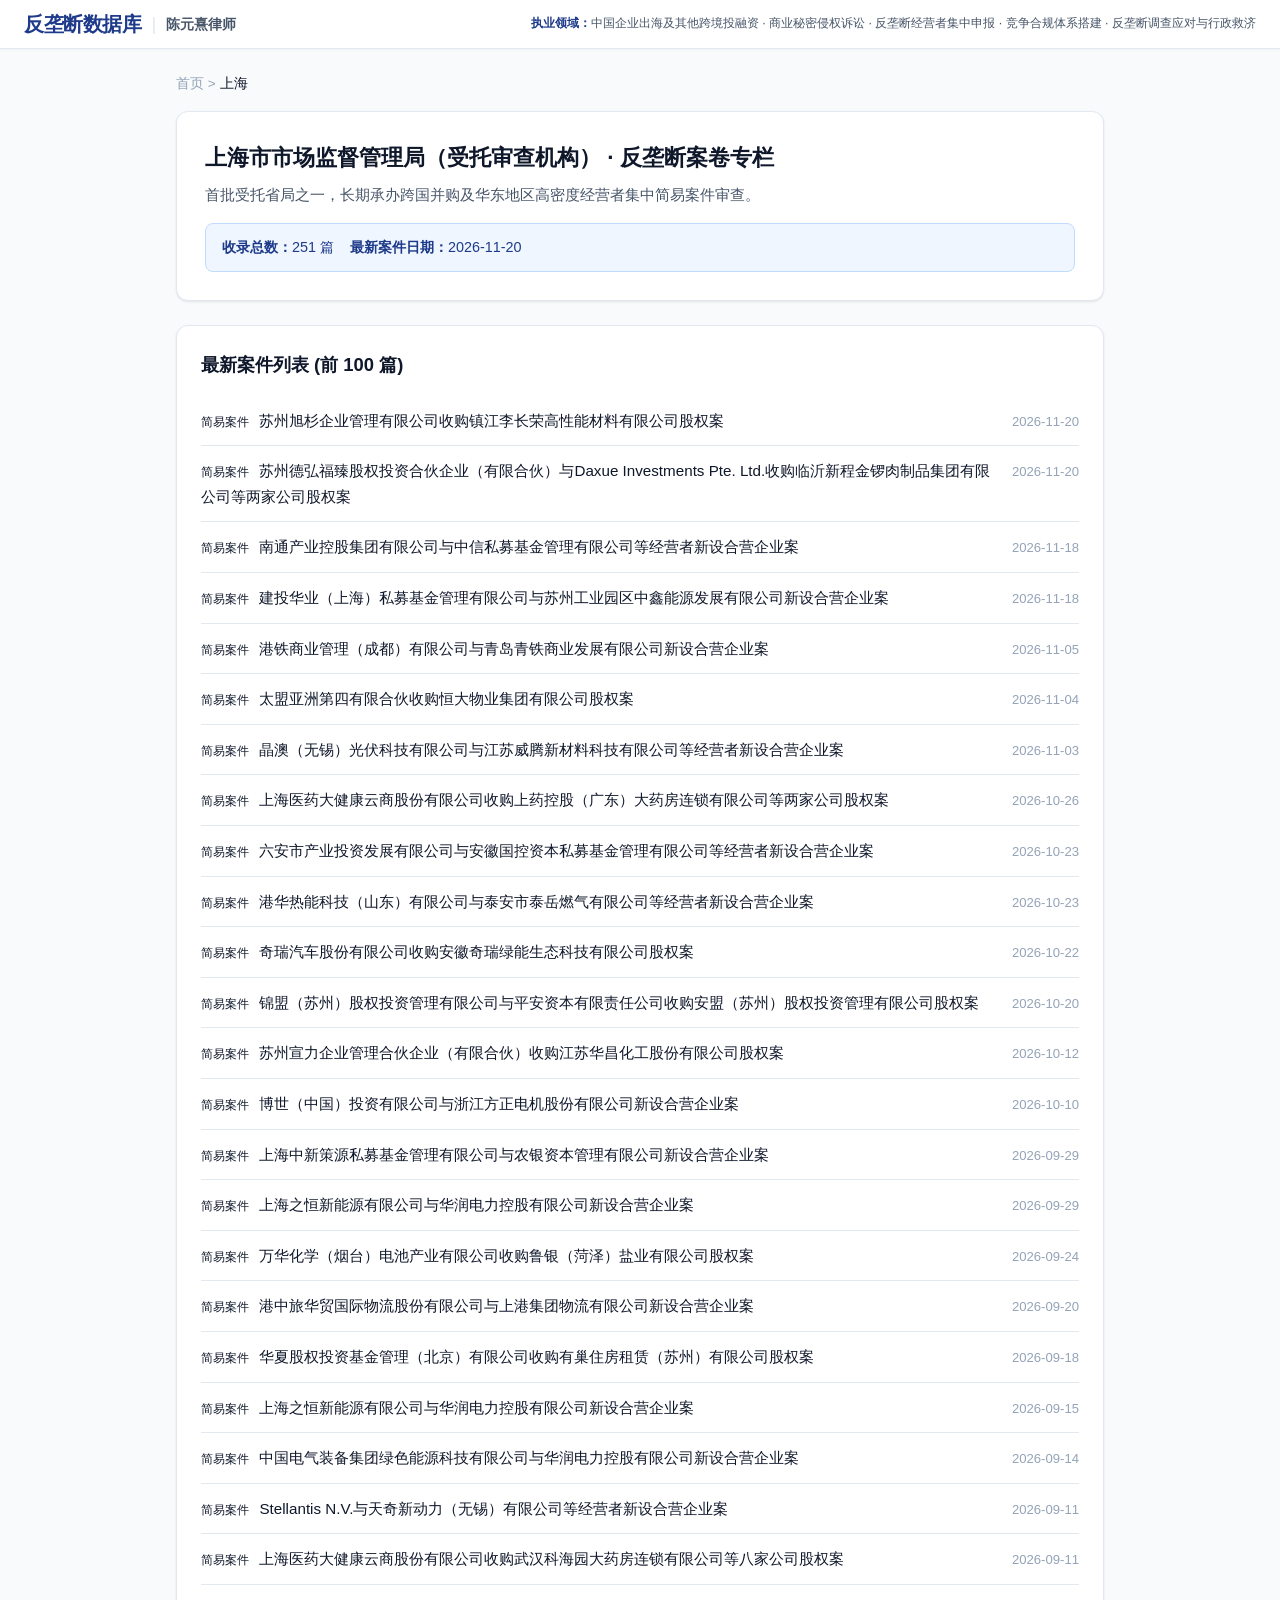
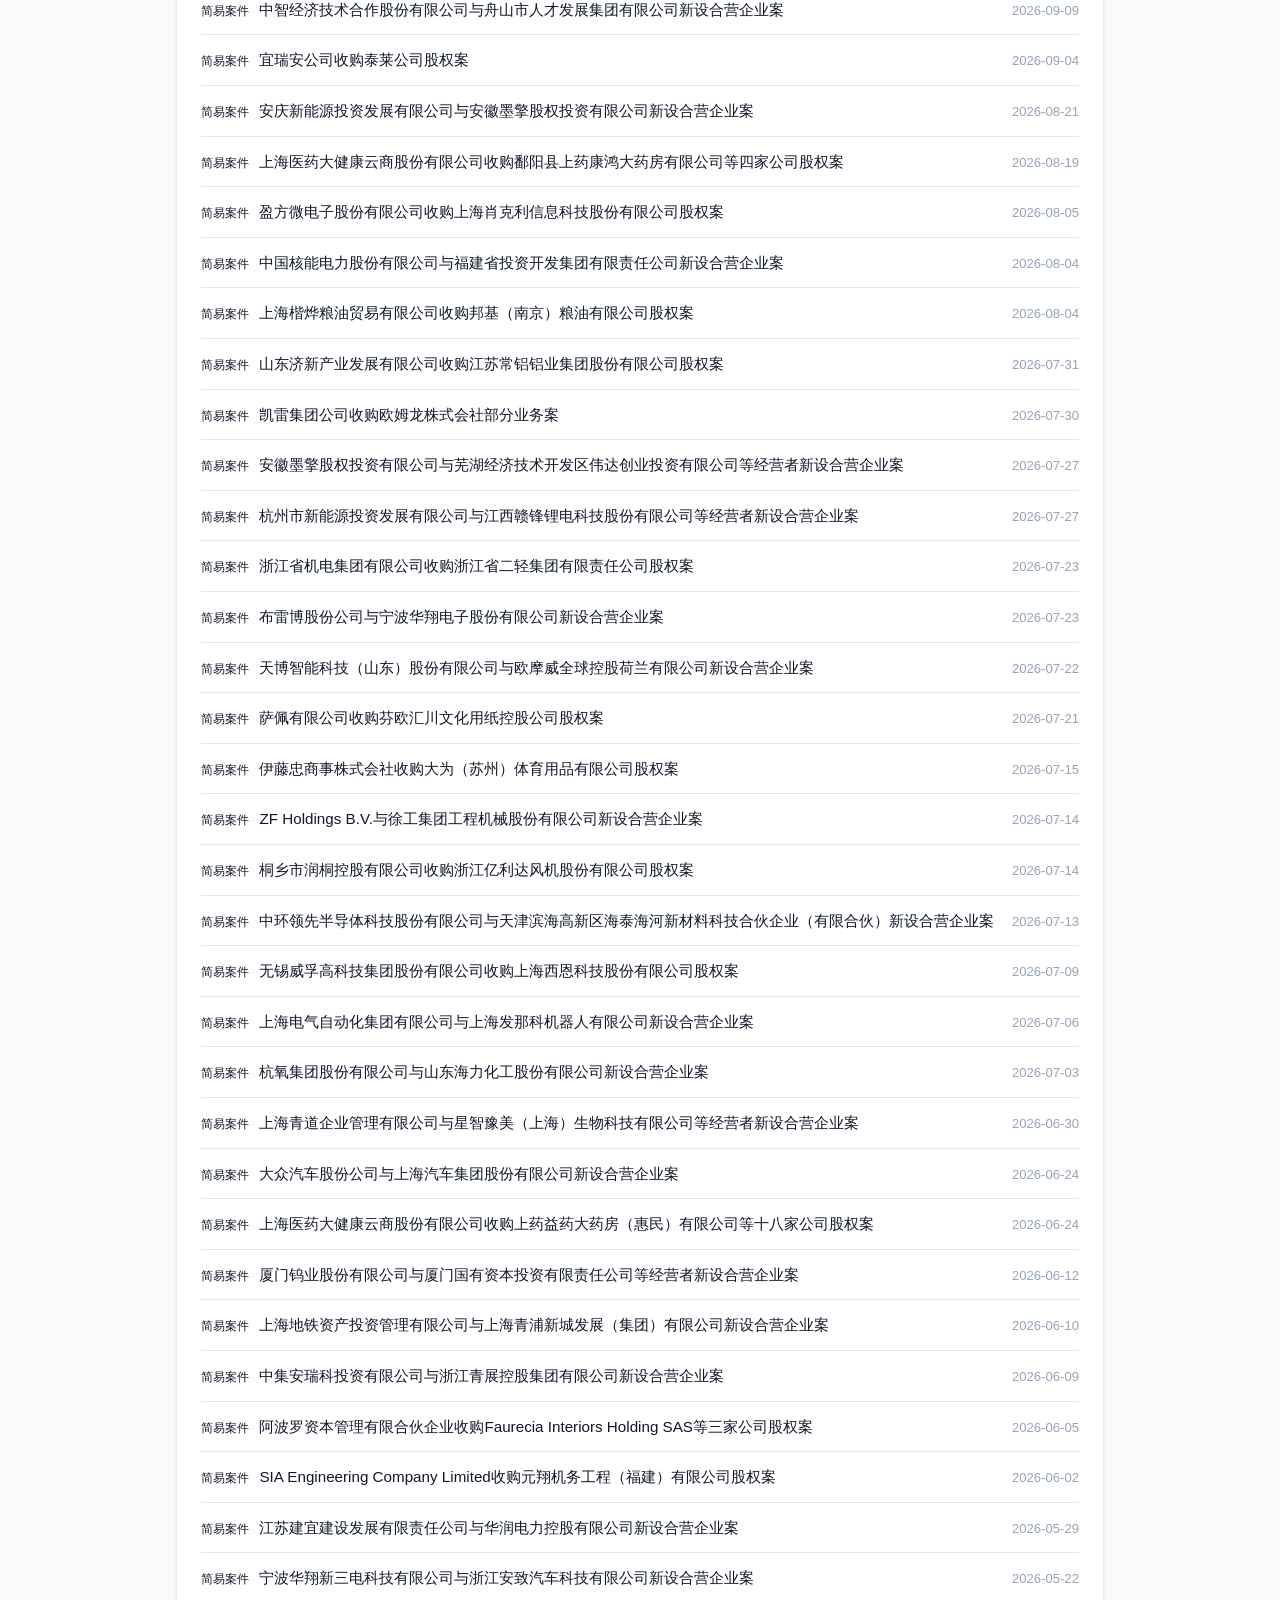
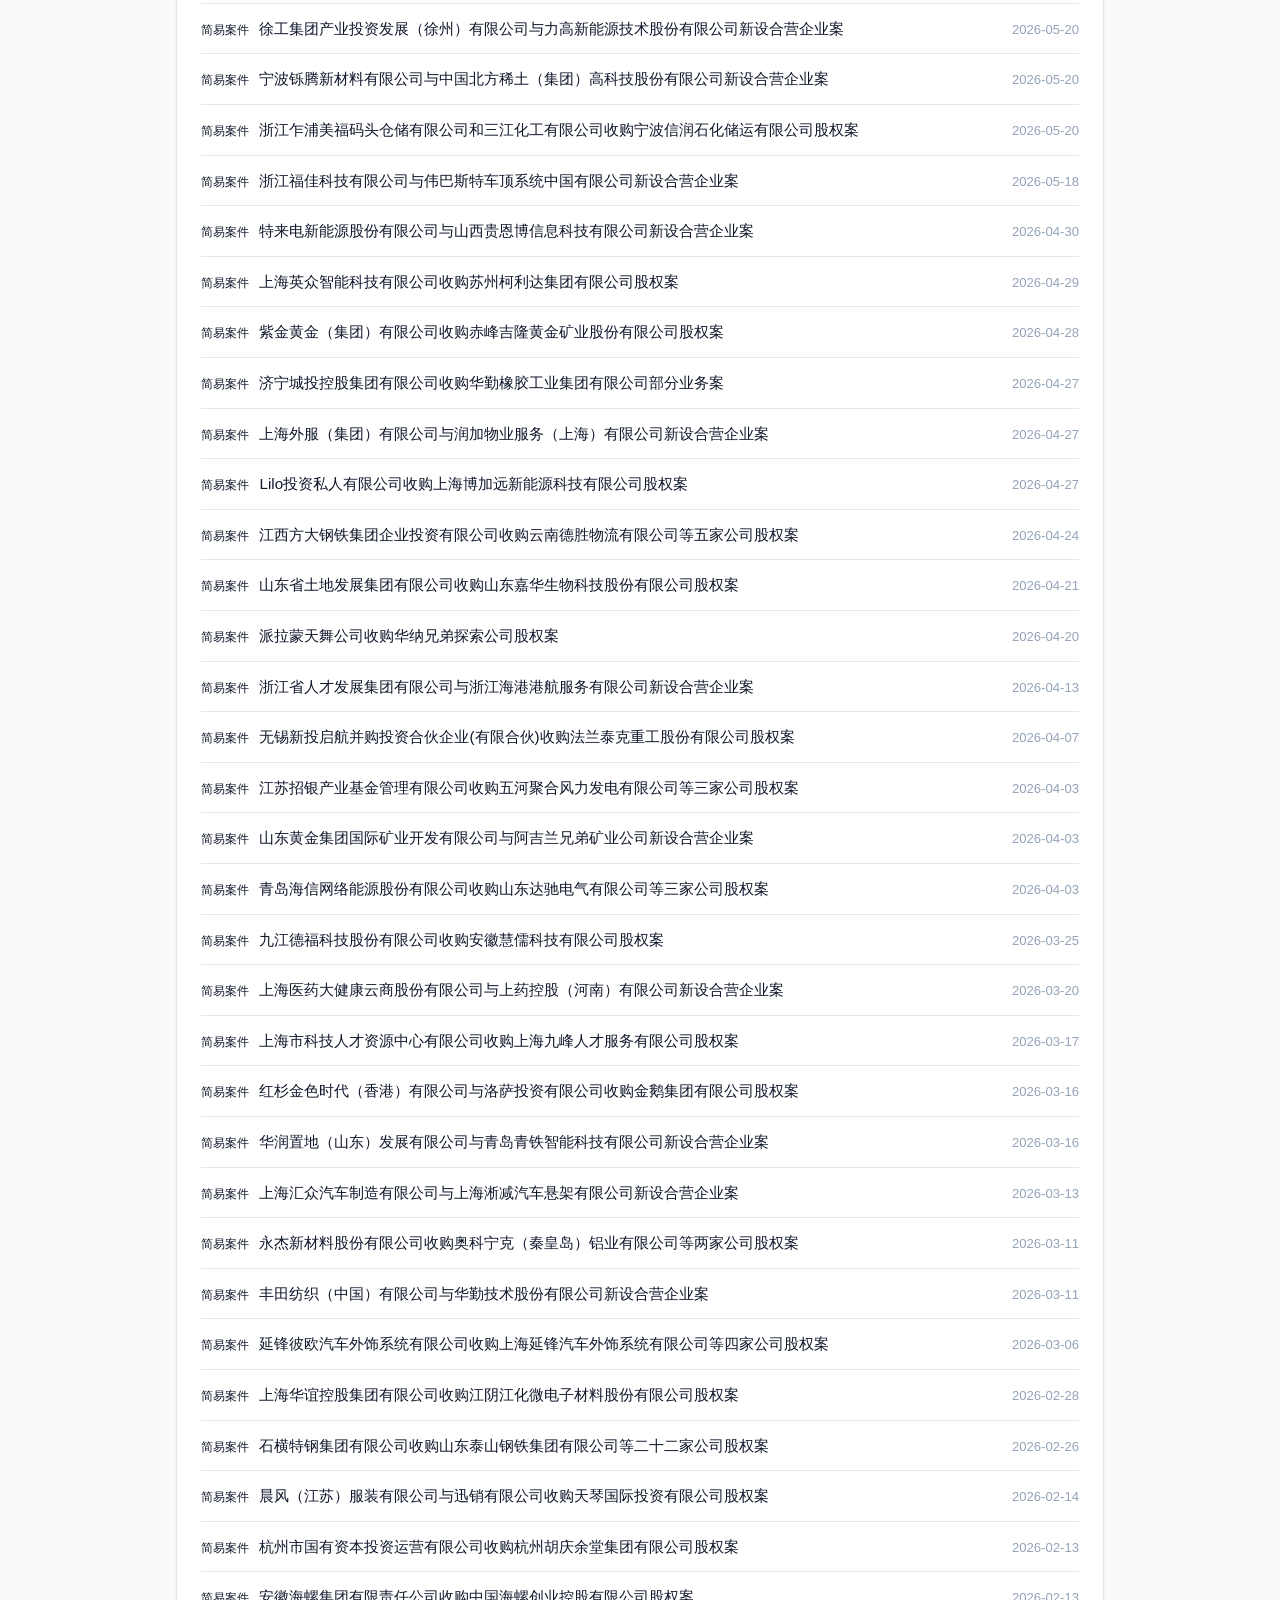
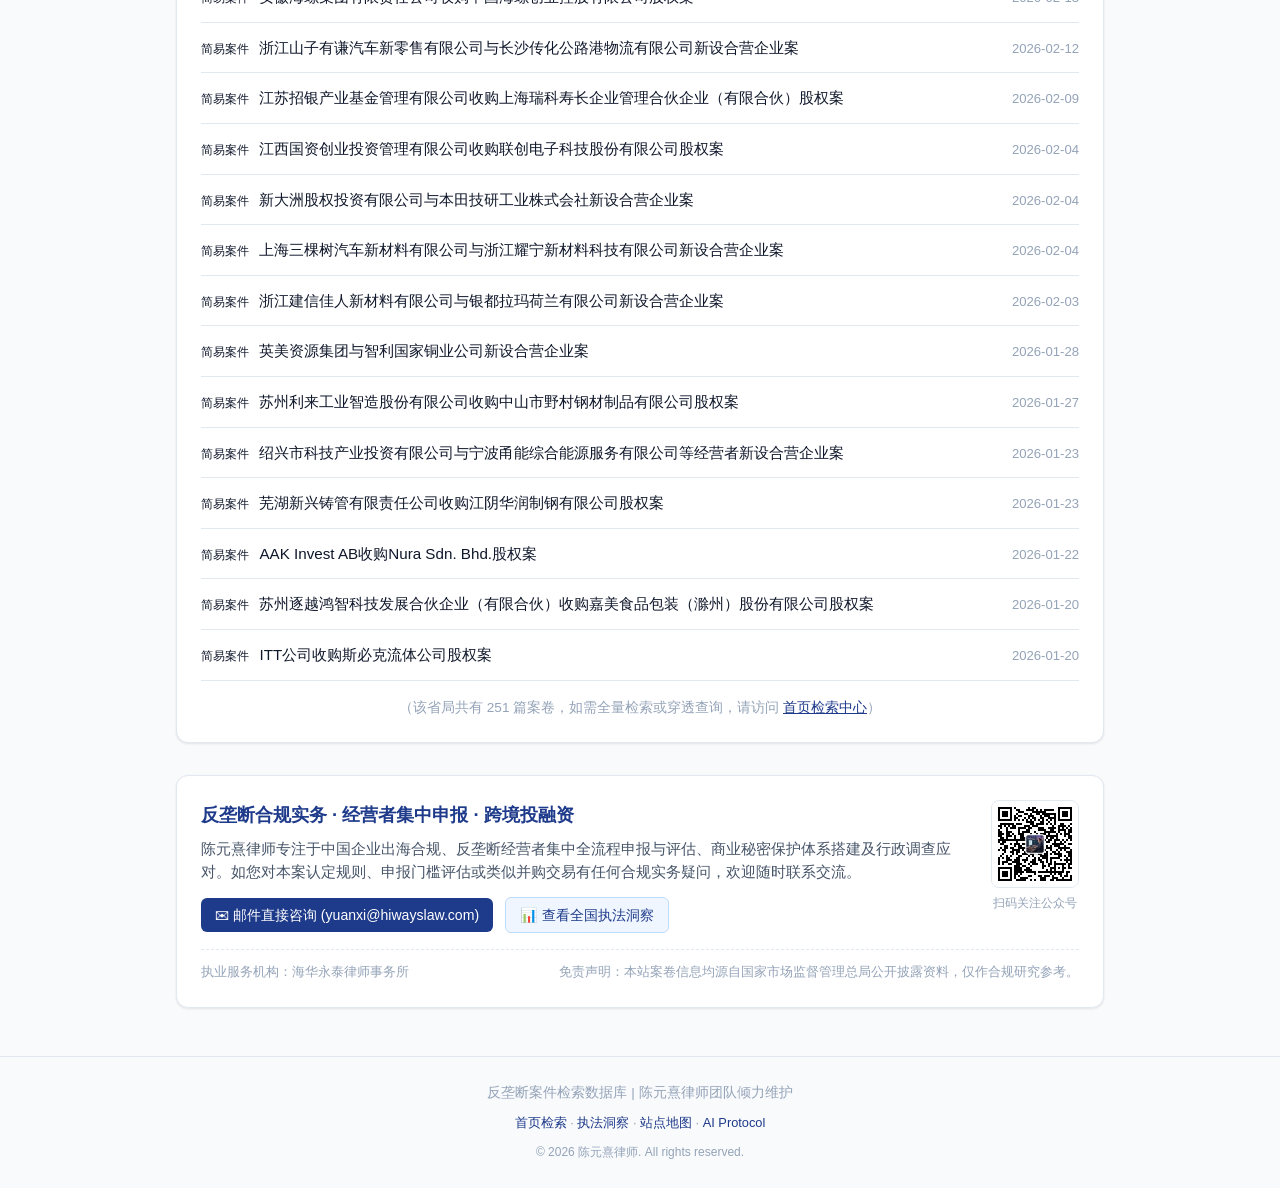
<file: provinces/shanghai.html>
<!DOCTYPE html>
<html lang="zh-CN">
<head>
    <meta charset="UTF-8">
    <meta name="viewport" content="width=device-width, initial-scale=1.0">
    <title>上海反垄断案件与审查专题 | 反垄断数据库 · 陈元熹律师</title>
    <meta name="description" content="上海市市场监督管理局（受托审查机构）反垄断案件专栏，共收录251篇反垄断与经营者集中案卷，最新更新于2026-11-20。陈元熹律师提供精准反垄断合规与省局申报实务指引。">
    <link rel="canonical" href="https://samr.yuanxi.net/provinces/shanghai.html">
    <link rel="stylesheet" href="../style.css?v=20261120_v1">
</head>
<body>
    
    <header class="header">
        <div class="header-inner">
            <div class="logo">
                <a href="../index.html" class="logo-text" style="text-decoration:none; color:inherit;">
                    <h1 class="logo-title" style="display:inline; font-size:1.25rem;">反垄断数据库</h1>
                    <span class="logo-divider">|</span>
                    <span class="logo-sub">陈元熹律师</span>
                </a>
            </div>
            <div class="header-badge">
                <div class="header-practice-areas">
                    <span class="practice-label">执业领域：</span>中国企业出海及其他跨境投融资 · 商业秘密侵权诉讼 · 反垄断经营者集中申报 · 竞争合规体系搭建 · 反垄断调查应对与行政救济
                </div>
            </div>
        </div>
    </header>
    

    <main class="main-container" style="max-width: 960px; margin: 24px auto; padding: 0 16px;">
        <nav style="font-size: 0.85rem; color: var(--text-muted); margin-bottom: 16px;">
            <a href="../index.html" style="color: inherit; text-decoration: none;">首页</a> &gt; 
            <span style="color: var(--text-primary);">上海</span>
        </nav>

        <section style="background: var(--bg-card); border: 1px solid var(--border); border-radius: var(--radius-lg); padding: 28px; box-shadow: var(--shadow-sm); margin-bottom: 24px;">
            <h1 style="font-size: 1.4rem; color: var(--text-primary); margin-bottom: 8px;">上海市市场监督管理局（受托审查机构） · 反垄断案卷专栏</h1>
            <p style="color: var(--text-secondary); font-size: 0.92rem; line-height: 1.6; margin-bottom: 16px;">
                首批受托省局之一，长期承办跨国并购及华东地区高密度经营者集中简易案件审查。
            </p>
            <div style="display: flex; gap: 16px; font-size: 0.9rem; color: var(--accent-blue); background: var(--accent-light); padding: 12px 16px; border-radius: var(--radius-md); border: 1px solid var(--accent-border);">
                <span><strong>收录总数：</strong>251 篇</span>
                <span><strong>最新案件日期：</strong>2026-11-20</span>
            </div>
        </section>

        <section style="background: var(--bg-card); border: 1px solid var(--border); border-radius: var(--radius-lg); padding: 24px; box-shadow: var(--shadow-sm);">
            <h2 style="font-size: 1.15rem; color: var(--text-primary); margin-bottom: 16px;">最新案件列表 (前 100 篇)</h2>
            <ul style="list-style: none; padding-left: 0;">
                
        <li style="border-bottom: 1px solid var(--border); padding: 12px 0; display: flex; justify-content: space-between; align-items: baseline; gap: 16px;">
            <div style="flex: 1;">
                <span class="badge badge-jyaj" style="margin-right: 6px; font-size: 0.75rem;">简易案件</span>
                <a href="../cases/e33963818b9a.html" style="color: var(--text-primary); text-decoration: none; font-weight: 500; font-size: 0.95rem;">
                    苏州旭杉企业管理有限公司收购镇江李长荣高性能材料有限公司股权案
                </a>
            </div>
            <span style="font-size: 0.82rem; color: var(--text-muted); white-space: nowrap;">2026-11-20</span>
        </li>
        
        <li style="border-bottom: 1px solid var(--border); padding: 12px 0; display: flex; justify-content: space-between; align-items: baseline; gap: 16px;">
            <div style="flex: 1;">
                <span class="badge badge-jyaj" style="margin-right: 6px; font-size: 0.75rem;">简易案件</span>
                <a href="../cases/88b9a6fd8814.html" style="color: var(--text-primary); text-decoration: none; font-weight: 500; font-size: 0.95rem;">
                    苏州德弘福臻股权投资合伙企业（有限合伙）与Daxue Investments Pte. Ltd.收购临沂新程金锣肉制品集团有限公司等两家公司股权案
                </a>
            </div>
            <span style="font-size: 0.82rem; color: var(--text-muted); white-space: nowrap;">2026-11-20</span>
        </li>
        
        <li style="border-bottom: 1px solid var(--border); padding: 12px 0; display: flex; justify-content: space-between; align-items: baseline; gap: 16px;">
            <div style="flex: 1;">
                <span class="badge badge-jyaj" style="margin-right: 6px; font-size: 0.75rem;">简易案件</span>
                <a href="../cases/06afe494abff.html" style="color: var(--text-primary); text-decoration: none; font-weight: 500; font-size: 0.95rem;">
                    南通产业控股集团有限公司与中信私募基金管理有限公司等经营者新设合营企业案
                </a>
            </div>
            <span style="font-size: 0.82rem; color: var(--text-muted); white-space: nowrap;">2026-11-18</span>
        </li>
        
        <li style="border-bottom: 1px solid var(--border); padding: 12px 0; display: flex; justify-content: space-between; align-items: baseline; gap: 16px;">
            <div style="flex: 1;">
                <span class="badge badge-jyaj" style="margin-right: 6px; font-size: 0.75rem;">简易案件</span>
                <a href="../cases/aad0a9f35d44.html" style="color: var(--text-primary); text-decoration: none; font-weight: 500; font-size: 0.95rem;">
                    建投华业（上海）私募基金管理有限公司与苏州工业园区中鑫能源发展有限公司新设合营企业案
                </a>
            </div>
            <span style="font-size: 0.82rem; color: var(--text-muted); white-space: nowrap;">2026-11-18</span>
        </li>
        
        <li style="border-bottom: 1px solid var(--border); padding: 12px 0; display: flex; justify-content: space-between; align-items: baseline; gap: 16px;">
            <div style="flex: 1;">
                <span class="badge badge-jyaj" style="margin-right: 6px; font-size: 0.75rem;">简易案件</span>
                <a href="../cases/373832fe7c31.html" style="color: var(--text-primary); text-decoration: none; font-weight: 500; font-size: 0.95rem;">
                    港铁商业管理（成都）有限公司与青岛青铁商业发展有限公司新设合营企业案
                </a>
            </div>
            <span style="font-size: 0.82rem; color: var(--text-muted); white-space: nowrap;">2026-11-05</span>
        </li>
        
        <li style="border-bottom: 1px solid var(--border); padding: 12px 0; display: flex; justify-content: space-between; align-items: baseline; gap: 16px;">
            <div style="flex: 1;">
                <span class="badge badge-jyaj" style="margin-right: 6px; font-size: 0.75rem;">简易案件</span>
                <a href="../cases/260518369c43.html" style="color: var(--text-primary); text-decoration: none; font-weight: 500; font-size: 0.95rem;">
                    太盟亚洲第四有限合伙收购恒大物业集团有限公司股权案
                </a>
            </div>
            <span style="font-size: 0.82rem; color: var(--text-muted); white-space: nowrap;">2026-11-04</span>
        </li>
        
        <li style="border-bottom: 1px solid var(--border); padding: 12px 0; display: flex; justify-content: space-between; align-items: baseline; gap: 16px;">
            <div style="flex: 1;">
                <span class="badge badge-jyaj" style="margin-right: 6px; font-size: 0.75rem;">简易案件</span>
                <a href="../cases/5862a4c14c76.html" style="color: var(--text-primary); text-decoration: none; font-weight: 500; font-size: 0.95rem;">
                    晶澳（无锡）光伏科技有限公司与江苏威腾新材料科技有限公司等经营者新设合营企业案
                </a>
            </div>
            <span style="font-size: 0.82rem; color: var(--text-muted); white-space: nowrap;">2026-11-03</span>
        </li>
        
        <li style="border-bottom: 1px solid var(--border); padding: 12px 0; display: flex; justify-content: space-between; align-items: baseline; gap: 16px;">
            <div style="flex: 1;">
                <span class="badge badge-jyaj" style="margin-right: 6px; font-size: 0.75rem;">简易案件</span>
                <a href="../cases/8c9d7b28abbe.html" style="color: var(--text-primary); text-decoration: none; font-weight: 500; font-size: 0.95rem;">
                    上海医药大健康云商股份有限公司收购上药控股（广东）大药房连锁有限公司等两家公司股权案
                </a>
            </div>
            <span style="font-size: 0.82rem; color: var(--text-muted); white-space: nowrap;">2026-10-26</span>
        </li>
        
        <li style="border-bottom: 1px solid var(--border); padding: 12px 0; display: flex; justify-content: space-between; align-items: baseline; gap: 16px;">
            <div style="flex: 1;">
                <span class="badge badge-jyaj" style="margin-right: 6px; font-size: 0.75rem;">简易案件</span>
                <a href="../cases/d85967553bf7.html" style="color: var(--text-primary); text-decoration: none; font-weight: 500; font-size: 0.95rem;">
                    六安市产业投资发展有限公司与安徽国控资本私募基金管理有限公司等经营者新设合营企业案
                </a>
            </div>
            <span style="font-size: 0.82rem; color: var(--text-muted); white-space: nowrap;">2026-10-23</span>
        </li>
        
        <li style="border-bottom: 1px solid var(--border); padding: 12px 0; display: flex; justify-content: space-between; align-items: baseline; gap: 16px;">
            <div style="flex: 1;">
                <span class="badge badge-jyaj" style="margin-right: 6px; font-size: 0.75rem;">简易案件</span>
                <a href="../cases/36f4ca19b623.html" style="color: var(--text-primary); text-decoration: none; font-weight: 500; font-size: 0.95rem;">
                    港华热能科技（山东）有限公司与泰安市泰岳燃气有限公司等经营者新设合营企业案
                </a>
            </div>
            <span style="font-size: 0.82rem; color: var(--text-muted); white-space: nowrap;">2026-10-23</span>
        </li>
        
        <li style="border-bottom: 1px solid var(--border); padding: 12px 0; display: flex; justify-content: space-between; align-items: baseline; gap: 16px;">
            <div style="flex: 1;">
                <span class="badge badge-jyaj" style="margin-right: 6px; font-size: 0.75rem;">简易案件</span>
                <a href="../cases/4f5e84a01315.html" style="color: var(--text-primary); text-decoration: none; font-weight: 500; font-size: 0.95rem;">
                    奇瑞汽车股份有限公司收购安徽奇瑞绿能生态科技有限公司股权案
                </a>
            </div>
            <span style="font-size: 0.82rem; color: var(--text-muted); white-space: nowrap;">2026-10-22</span>
        </li>
        
        <li style="border-bottom: 1px solid var(--border); padding: 12px 0; display: flex; justify-content: space-between; align-items: baseline; gap: 16px;">
            <div style="flex: 1;">
                <span class="badge badge-jyaj" style="margin-right: 6px; font-size: 0.75rem;">简易案件</span>
                <a href="../cases/5239177a73e9.html" style="color: var(--text-primary); text-decoration: none; font-weight: 500; font-size: 0.95rem;">
                    锦盟（苏州）股权投资管理有限公司与平安资本有限责任公司收购安盟（苏州）股权投资管理有限公司股权案
                </a>
            </div>
            <span style="font-size: 0.82rem; color: var(--text-muted); white-space: nowrap;">2026-10-20</span>
        </li>
        
        <li style="border-bottom: 1px solid var(--border); padding: 12px 0; display: flex; justify-content: space-between; align-items: baseline; gap: 16px;">
            <div style="flex: 1;">
                <span class="badge badge-jyaj" style="margin-right: 6px; font-size: 0.75rem;">简易案件</span>
                <a href="../cases/10f33bc134b3.html" style="color: var(--text-primary); text-decoration: none; font-weight: 500; font-size: 0.95rem;">
                    苏州宣力企业管理合伙企业（有限合伙）收购江苏华昌化工股份有限公司股权案
                </a>
            </div>
            <span style="font-size: 0.82rem; color: var(--text-muted); white-space: nowrap;">2026-10-12</span>
        </li>
        
        <li style="border-bottom: 1px solid var(--border); padding: 12px 0; display: flex; justify-content: space-between; align-items: baseline; gap: 16px;">
            <div style="flex: 1;">
                <span class="badge badge-jyaj" style="margin-right: 6px; font-size: 0.75rem;">简易案件</span>
                <a href="../cases/9ab4c2967705.html" style="color: var(--text-primary); text-decoration: none; font-weight: 500; font-size: 0.95rem;">
                    博世（中国）投资有限公司与浙江方正电机股份有限公司新设合营企业案
                </a>
            </div>
            <span style="font-size: 0.82rem; color: var(--text-muted); white-space: nowrap;">2026-10-10</span>
        </li>
        
        <li style="border-bottom: 1px solid var(--border); padding: 12px 0; display: flex; justify-content: space-between; align-items: baseline; gap: 16px;">
            <div style="flex: 1;">
                <span class="badge badge-jyaj" style="margin-right: 6px; font-size: 0.75rem;">简易案件</span>
                <a href="../cases/8bb924f477c5.html" style="color: var(--text-primary); text-decoration: none; font-weight: 500; font-size: 0.95rem;">
                    上海中新策源私募基金管理有限公司与农银资本管理有限公司新设合营企业案
                </a>
            </div>
            <span style="font-size: 0.82rem; color: var(--text-muted); white-space: nowrap;">2026-09-29</span>
        </li>
        
        <li style="border-bottom: 1px solid var(--border); padding: 12px 0; display: flex; justify-content: space-between; align-items: baseline; gap: 16px;">
            <div style="flex: 1;">
                <span class="badge badge-jyaj" style="margin-right: 6px; font-size: 0.75rem;">简易案件</span>
                <a href="../cases/0f05d9ad0b0d.html" style="color: var(--text-primary); text-decoration: none; font-weight: 500; font-size: 0.95rem;">
                    上海之恒新能源有限公司与华润电力控股有限公司新设合营企业案
                </a>
            </div>
            <span style="font-size: 0.82rem; color: var(--text-muted); white-space: nowrap;">2026-09-29</span>
        </li>
        
        <li style="border-bottom: 1px solid var(--border); padding: 12px 0; display: flex; justify-content: space-between; align-items: baseline; gap: 16px;">
            <div style="flex: 1;">
                <span class="badge badge-jyaj" style="margin-right: 6px; font-size: 0.75rem;">简易案件</span>
                <a href="../cases/53e3f0db524a.html" style="color: var(--text-primary); text-decoration: none; font-weight: 500; font-size: 0.95rem;">
                    万华化学（烟台）电池产业有限公司收购鲁银（菏泽）盐业有限公司股权案
                </a>
            </div>
            <span style="font-size: 0.82rem; color: var(--text-muted); white-space: nowrap;">2026-09-24</span>
        </li>
        
        <li style="border-bottom: 1px solid var(--border); padding: 12px 0; display: flex; justify-content: space-between; align-items: baseline; gap: 16px;">
            <div style="flex: 1;">
                <span class="badge badge-jyaj" style="margin-right: 6px; font-size: 0.75rem;">简易案件</span>
                <a href="../cases/eb4c2bcb99a1.html" style="color: var(--text-primary); text-decoration: none; font-weight: 500; font-size: 0.95rem;">
                    港中旅华贸国际物流股份有限公司与上港集团物流有限公司新设合营企业案
                </a>
            </div>
            <span style="font-size: 0.82rem; color: var(--text-muted); white-space: nowrap;">2026-09-20</span>
        </li>
        
        <li style="border-bottom: 1px solid var(--border); padding: 12px 0; display: flex; justify-content: space-between; align-items: baseline; gap: 16px;">
            <div style="flex: 1;">
                <span class="badge badge-jyaj" style="margin-right: 6px; font-size: 0.75rem;">简易案件</span>
                <a href="../cases/2165b7090200.html" style="color: var(--text-primary); text-decoration: none; font-weight: 500; font-size: 0.95rem;">
                    华夏股权投资基金管理（北京）有限公司收购有巢住房租赁（苏州）有限公司股权案
                </a>
            </div>
            <span style="font-size: 0.82rem; color: var(--text-muted); white-space: nowrap;">2026-09-18</span>
        </li>
        
        <li style="border-bottom: 1px solid var(--border); padding: 12px 0; display: flex; justify-content: space-between; align-items: baseline; gap: 16px;">
            <div style="flex: 1;">
                <span class="badge badge-jyaj" style="margin-right: 6px; font-size: 0.75rem;">简易案件</span>
                <a href="../cases/2c99f2b57f9f.html" style="color: var(--text-primary); text-decoration: none; font-weight: 500; font-size: 0.95rem;">
                    上海之恒新能源有限公司与华润电力控股有限公司新设合营企业案
                </a>
            </div>
            <span style="font-size: 0.82rem; color: var(--text-muted); white-space: nowrap;">2026-09-15</span>
        </li>
        
        <li style="border-bottom: 1px solid var(--border); padding: 12px 0; display: flex; justify-content: space-between; align-items: baseline; gap: 16px;">
            <div style="flex: 1;">
                <span class="badge badge-jyaj" style="margin-right: 6px; font-size: 0.75rem;">简易案件</span>
                <a href="../cases/e3883e47ce15.html" style="color: var(--text-primary); text-decoration: none; font-weight: 500; font-size: 0.95rem;">
                    中国电气装备集团绿色能源科技有限公司与华润电力控股有限公司新设合营企业案
                </a>
            </div>
            <span style="font-size: 0.82rem; color: var(--text-muted); white-space: nowrap;">2026-09-14</span>
        </li>
        
        <li style="border-bottom: 1px solid var(--border); padding: 12px 0; display: flex; justify-content: space-between; align-items: baseline; gap: 16px;">
            <div style="flex: 1;">
                <span class="badge badge-jyaj" style="margin-right: 6px; font-size: 0.75rem;">简易案件</span>
                <a href="../cases/58f23d6b2374.html" style="color: var(--text-primary); text-decoration: none; font-weight: 500; font-size: 0.95rem;">
                    Stellantis N.V.与天奇新动力（无锡）有限公司等经营者新设合营企业案
                </a>
            </div>
            <span style="font-size: 0.82rem; color: var(--text-muted); white-space: nowrap;">2026-09-11</span>
        </li>
        
        <li style="border-bottom: 1px solid var(--border); padding: 12px 0; display: flex; justify-content: space-between; align-items: baseline; gap: 16px;">
            <div style="flex: 1;">
                <span class="badge badge-jyaj" style="margin-right: 6px; font-size: 0.75rem;">简易案件</span>
                <a href="../cases/a3ac417cdd06.html" style="color: var(--text-primary); text-decoration: none; font-weight: 500; font-size: 0.95rem;">
                    上海医药大健康云商股份有限公司收购武汉科海园大药房连锁有限公司等八家公司股权案
                </a>
            </div>
            <span style="font-size: 0.82rem; color: var(--text-muted); white-space: nowrap;">2026-09-11</span>
        </li>
        
        <li style="border-bottom: 1px solid var(--border); padding: 12px 0; display: flex; justify-content: space-between; align-items: baseline; gap: 16px;">
            <div style="flex: 1;">
                <span class="badge badge-jyaj" style="margin-right: 6px; font-size: 0.75rem;">简易案件</span>
                <a href="../cases/cb0ed44a2f88.html" style="color: var(--text-primary); text-decoration: none; font-weight: 500; font-size: 0.95rem;">
                    中智经济技术合作股份有限公司与舟山市人才发展集团有限公司新设合营企业案
                </a>
            </div>
            <span style="font-size: 0.82rem; color: var(--text-muted); white-space: nowrap;">2026-09-09</span>
        </li>
        
        <li style="border-bottom: 1px solid var(--border); padding: 12px 0; display: flex; justify-content: space-between; align-items: baseline; gap: 16px;">
            <div style="flex: 1;">
                <span class="badge badge-jyaj" style="margin-right: 6px; font-size: 0.75rem;">简易案件</span>
                <a href="../cases/f0f8fbb0663d.html" style="color: var(--text-primary); text-decoration: none; font-weight: 500; font-size: 0.95rem;">
                    宜瑞安公司收购泰莱公司股权案
                </a>
            </div>
            <span style="font-size: 0.82rem; color: var(--text-muted); white-space: nowrap;">2026-09-04</span>
        </li>
        
        <li style="border-bottom: 1px solid var(--border); padding: 12px 0; display: flex; justify-content: space-between; align-items: baseline; gap: 16px;">
            <div style="flex: 1;">
                <span class="badge badge-jyaj" style="margin-right: 6px; font-size: 0.75rem;">简易案件</span>
                <a href="../cases/29474a16226e.html" style="color: var(--text-primary); text-decoration: none; font-weight: 500; font-size: 0.95rem;">
                    安庆新能源投资发展有限公司与安徽墨擎股权投资有限公司新设合营企业案
                </a>
            </div>
            <span style="font-size: 0.82rem; color: var(--text-muted); white-space: nowrap;">2026-08-21</span>
        </li>
        
        <li style="border-bottom: 1px solid var(--border); padding: 12px 0; display: flex; justify-content: space-between; align-items: baseline; gap: 16px;">
            <div style="flex: 1;">
                <span class="badge badge-jyaj" style="margin-right: 6px; font-size: 0.75rem;">简易案件</span>
                <a href="../cases/a97ec8d21d9b.html" style="color: var(--text-primary); text-decoration: none; font-weight: 500; font-size: 0.95rem;">
                    上海医药大健康云商股份有限公司收购鄱阳县上药康鸿大药房有限公司等四家公司股权案
                </a>
            </div>
            <span style="font-size: 0.82rem; color: var(--text-muted); white-space: nowrap;">2026-08-19</span>
        </li>
        
        <li style="border-bottom: 1px solid var(--border); padding: 12px 0; display: flex; justify-content: space-between; align-items: baseline; gap: 16px;">
            <div style="flex: 1;">
                <span class="badge badge-jyaj" style="margin-right: 6px; font-size: 0.75rem;">简易案件</span>
                <a href="../cases/a6299137c648.html" style="color: var(--text-primary); text-decoration: none; font-weight: 500; font-size: 0.95rem;">
                    盈方微电子股份有限公司收购上海肖克利信息科技股份有限公司股权案
                </a>
            </div>
            <span style="font-size: 0.82rem; color: var(--text-muted); white-space: nowrap;">2026-08-05</span>
        </li>
        
        <li style="border-bottom: 1px solid var(--border); padding: 12px 0; display: flex; justify-content: space-between; align-items: baseline; gap: 16px;">
            <div style="flex: 1;">
                <span class="badge badge-jyaj" style="margin-right: 6px; font-size: 0.75rem;">简易案件</span>
                <a href="../cases/0605c398fa5f.html" style="color: var(--text-primary); text-decoration: none; font-weight: 500; font-size: 0.95rem;">
                    中国核能电力股份有限公司与福建省投资开发集团有限责任公司新设合营企业案
                </a>
            </div>
            <span style="font-size: 0.82rem; color: var(--text-muted); white-space: nowrap;">2026-08-04</span>
        </li>
        
        <li style="border-bottom: 1px solid var(--border); padding: 12px 0; display: flex; justify-content: space-between; align-items: baseline; gap: 16px;">
            <div style="flex: 1;">
                <span class="badge badge-jyaj" style="margin-right: 6px; font-size: 0.75rem;">简易案件</span>
                <a href="../cases/c77a6719bbad.html" style="color: var(--text-primary); text-decoration: none; font-weight: 500; font-size: 0.95rem;">
                    上海楷烨粮油贸易有限公司收购邦基（南京）粮油有限公司股权案
                </a>
            </div>
            <span style="font-size: 0.82rem; color: var(--text-muted); white-space: nowrap;">2026-08-04</span>
        </li>
        
        <li style="border-bottom: 1px solid var(--border); padding: 12px 0; display: flex; justify-content: space-between; align-items: baseline; gap: 16px;">
            <div style="flex: 1;">
                <span class="badge badge-jyaj" style="margin-right: 6px; font-size: 0.75rem;">简易案件</span>
                <a href="../cases/32430d6b771f.html" style="color: var(--text-primary); text-decoration: none; font-weight: 500; font-size: 0.95rem;">
                    山东济新产业发展有限公司收购江苏常铝铝业集团股份有限公司股权案
                </a>
            </div>
            <span style="font-size: 0.82rem; color: var(--text-muted); white-space: nowrap;">2026-07-31</span>
        </li>
        
        <li style="border-bottom: 1px solid var(--border); padding: 12px 0; display: flex; justify-content: space-between; align-items: baseline; gap: 16px;">
            <div style="flex: 1;">
                <span class="badge badge-jyaj" style="margin-right: 6px; font-size: 0.75rem;">简易案件</span>
                <a href="../cases/b358b82e0b5e.html" style="color: var(--text-primary); text-decoration: none; font-weight: 500; font-size: 0.95rem;">
                    凯雷集团公司收购欧姆龙株式会社部分业务案
                </a>
            </div>
            <span style="font-size: 0.82rem; color: var(--text-muted); white-space: nowrap;">2026-07-30</span>
        </li>
        
        <li style="border-bottom: 1px solid var(--border); padding: 12px 0; display: flex; justify-content: space-between; align-items: baseline; gap: 16px;">
            <div style="flex: 1;">
                <span class="badge badge-jyaj" style="margin-right: 6px; font-size: 0.75rem;">简易案件</span>
                <a href="../cases/c62cc97bb85c.html" style="color: var(--text-primary); text-decoration: none; font-weight: 500; font-size: 0.95rem;">
                    安徽墨擎股权投资有限公司与芜湖经济技术开发区伟达创业投资有限公司等经营者新设合营企业案
                </a>
            </div>
            <span style="font-size: 0.82rem; color: var(--text-muted); white-space: nowrap;">2026-07-27</span>
        </li>
        
        <li style="border-bottom: 1px solid var(--border); padding: 12px 0; display: flex; justify-content: space-between; align-items: baseline; gap: 16px;">
            <div style="flex: 1;">
                <span class="badge badge-jyaj" style="margin-right: 6px; font-size: 0.75rem;">简易案件</span>
                <a href="../cases/a4d58392a811.html" style="color: var(--text-primary); text-decoration: none; font-weight: 500; font-size: 0.95rem;">
                    杭州市新能源投资发展有限公司与江西赣锋锂电科技股份有限公司等经营者新设合营企业案
                </a>
            </div>
            <span style="font-size: 0.82rem; color: var(--text-muted); white-space: nowrap;">2026-07-27</span>
        </li>
        
        <li style="border-bottom: 1px solid var(--border); padding: 12px 0; display: flex; justify-content: space-between; align-items: baseline; gap: 16px;">
            <div style="flex: 1;">
                <span class="badge badge-jyaj" style="margin-right: 6px; font-size: 0.75rem;">简易案件</span>
                <a href="../cases/ac95babf12e7.html" style="color: var(--text-primary); text-decoration: none; font-weight: 500; font-size: 0.95rem;">
                    浙江省机电集团有限公司收购浙江省二轻集团有限责任公司股权案
                </a>
            </div>
            <span style="font-size: 0.82rem; color: var(--text-muted); white-space: nowrap;">2026-07-23</span>
        </li>
        
        <li style="border-bottom: 1px solid var(--border); padding: 12px 0; display: flex; justify-content: space-between; align-items: baseline; gap: 16px;">
            <div style="flex: 1;">
                <span class="badge badge-jyaj" style="margin-right: 6px; font-size: 0.75rem;">简易案件</span>
                <a href="../cases/7eeea63c2a99.html" style="color: var(--text-primary); text-decoration: none; font-weight: 500; font-size: 0.95rem;">
                    布雷博股份公司与宁波华翔电子股份有限公司新设合营企业案
                </a>
            </div>
            <span style="font-size: 0.82rem; color: var(--text-muted); white-space: nowrap;">2026-07-23</span>
        </li>
        
        <li style="border-bottom: 1px solid var(--border); padding: 12px 0; display: flex; justify-content: space-between; align-items: baseline; gap: 16px;">
            <div style="flex: 1;">
                <span class="badge badge-jyaj" style="margin-right: 6px; font-size: 0.75rem;">简易案件</span>
                <a href="../cases/f2a3503a3b9b.html" style="color: var(--text-primary); text-decoration: none; font-weight: 500; font-size: 0.95rem;">
                    天博智能科技（山东）股份有限公司与欧摩威全球控股荷兰有限公司新设合营企业案
                </a>
            </div>
            <span style="font-size: 0.82rem; color: var(--text-muted); white-space: nowrap;">2026-07-22</span>
        </li>
        
        <li style="border-bottom: 1px solid var(--border); padding: 12px 0; display: flex; justify-content: space-between; align-items: baseline; gap: 16px;">
            <div style="flex: 1;">
                <span class="badge badge-jyaj" style="margin-right: 6px; font-size: 0.75rem;">简易案件</span>
                <a href="../cases/b67efc68384c.html" style="color: var(--text-primary); text-decoration: none; font-weight: 500; font-size: 0.95rem;">
                    萨佩有限公司收购芬欧汇川文化用纸控股公司股权案
                </a>
            </div>
            <span style="font-size: 0.82rem; color: var(--text-muted); white-space: nowrap;">2026-07-21</span>
        </li>
        
        <li style="border-bottom: 1px solid var(--border); padding: 12px 0; display: flex; justify-content: space-between; align-items: baseline; gap: 16px;">
            <div style="flex: 1;">
                <span class="badge badge-jyaj" style="margin-right: 6px; font-size: 0.75rem;">简易案件</span>
                <a href="../cases/b3a3301b8ec0.html" style="color: var(--text-primary); text-decoration: none; font-weight: 500; font-size: 0.95rem;">
                    伊藤忠商事株式会社收购大为（苏州）体育用品有限公司股权案
                </a>
            </div>
            <span style="font-size: 0.82rem; color: var(--text-muted); white-space: nowrap;">2026-07-15</span>
        </li>
        
        <li style="border-bottom: 1px solid var(--border); padding: 12px 0; display: flex; justify-content: space-between; align-items: baseline; gap: 16px;">
            <div style="flex: 1;">
                <span class="badge badge-jyaj" style="margin-right: 6px; font-size: 0.75rem;">简易案件</span>
                <a href="../cases/857b125985e5.html" style="color: var(--text-primary); text-decoration: none; font-weight: 500; font-size: 0.95rem;">
                    ZF Holdings B.V.与徐工集团工程机械股份有限公司新设合营企业案
                </a>
            </div>
            <span style="font-size: 0.82rem; color: var(--text-muted); white-space: nowrap;">2026-07-14</span>
        </li>
        
        <li style="border-bottom: 1px solid var(--border); padding: 12px 0; display: flex; justify-content: space-between; align-items: baseline; gap: 16px;">
            <div style="flex: 1;">
                <span class="badge badge-jyaj" style="margin-right: 6px; font-size: 0.75rem;">简易案件</span>
                <a href="../cases/b39dae05e762.html" style="color: var(--text-primary); text-decoration: none; font-weight: 500; font-size: 0.95rem;">
                    桐乡市润桐控股有限公司收购浙江亿利达风机股份有限公司股权案
                </a>
            </div>
            <span style="font-size: 0.82rem; color: var(--text-muted); white-space: nowrap;">2026-07-14</span>
        </li>
        
        <li style="border-bottom: 1px solid var(--border); padding: 12px 0; display: flex; justify-content: space-between; align-items: baseline; gap: 16px;">
            <div style="flex: 1;">
                <span class="badge badge-jyaj" style="margin-right: 6px; font-size: 0.75rem;">简易案件</span>
                <a href="../cases/3000c412831c.html" style="color: var(--text-primary); text-decoration: none; font-weight: 500; font-size: 0.95rem;">
                    中环领先半导体科技股份有限公司与天津滨海高新区海泰海河新材料科技合伙企业（有限合伙）新设合营企业案
                </a>
            </div>
            <span style="font-size: 0.82rem; color: var(--text-muted); white-space: nowrap;">2026-07-13</span>
        </li>
        
        <li style="border-bottom: 1px solid var(--border); padding: 12px 0; display: flex; justify-content: space-between; align-items: baseline; gap: 16px;">
            <div style="flex: 1;">
                <span class="badge badge-jyaj" style="margin-right: 6px; font-size: 0.75rem;">简易案件</span>
                <a href="../cases/6ef2c070954f.html" style="color: var(--text-primary); text-decoration: none; font-weight: 500; font-size: 0.95rem;">
                    无锡威孚高科技集团股份有限公司收购上海西恩科技股份有限公司股权案
                </a>
            </div>
            <span style="font-size: 0.82rem; color: var(--text-muted); white-space: nowrap;">2026-07-09</span>
        </li>
        
        <li style="border-bottom: 1px solid var(--border); padding: 12px 0; display: flex; justify-content: space-between; align-items: baseline; gap: 16px;">
            <div style="flex: 1;">
                <span class="badge badge-jyaj" style="margin-right: 6px; font-size: 0.75rem;">简易案件</span>
                <a href="../cases/1a4b0ecfe613.html" style="color: var(--text-primary); text-decoration: none; font-weight: 500; font-size: 0.95rem;">
                    上海电气自动化集团有限公司与上海发那科机器人有限公司新设合营企业案
                </a>
            </div>
            <span style="font-size: 0.82rem; color: var(--text-muted); white-space: nowrap;">2026-07-06</span>
        </li>
        
        <li style="border-bottom: 1px solid var(--border); padding: 12px 0; display: flex; justify-content: space-between; align-items: baseline; gap: 16px;">
            <div style="flex: 1;">
                <span class="badge badge-jyaj" style="margin-right: 6px; font-size: 0.75rem;">简易案件</span>
                <a href="../cases/8f6087d90bc6.html" style="color: var(--text-primary); text-decoration: none; font-weight: 500; font-size: 0.95rem;">
                    杭氧集团股份有限公司与山东海力化工股份有限公司新设合营企业案
                </a>
            </div>
            <span style="font-size: 0.82rem; color: var(--text-muted); white-space: nowrap;">2026-07-03</span>
        </li>
        
        <li style="border-bottom: 1px solid var(--border); padding: 12px 0; display: flex; justify-content: space-between; align-items: baseline; gap: 16px;">
            <div style="flex: 1;">
                <span class="badge badge-jyaj" style="margin-right: 6px; font-size: 0.75rem;">简易案件</span>
                <a href="../cases/12e40200dfc6.html" style="color: var(--text-primary); text-decoration: none; font-weight: 500; font-size: 0.95rem;">
                    上海青道企业管理有限公司与星智豫美（上海）生物科技有限公司等经营者新设合营企业案
                </a>
            </div>
            <span style="font-size: 0.82rem; color: var(--text-muted); white-space: nowrap;">2026-06-30</span>
        </li>
        
        <li style="border-bottom: 1px solid var(--border); padding: 12px 0; display: flex; justify-content: space-between; align-items: baseline; gap: 16px;">
            <div style="flex: 1;">
                <span class="badge badge-jyaj" style="margin-right: 6px; font-size: 0.75rem;">简易案件</span>
                <a href="../cases/41d9c03dd8dd.html" style="color: var(--text-primary); text-decoration: none; font-weight: 500; font-size: 0.95rem;">
                    大众汽车股份公司与上海汽车集团股份有限公司新设合营企业案
                </a>
            </div>
            <span style="font-size: 0.82rem; color: var(--text-muted); white-space: nowrap;">2026-06-24</span>
        </li>
        
        <li style="border-bottom: 1px solid var(--border); padding: 12px 0; display: flex; justify-content: space-between; align-items: baseline; gap: 16px;">
            <div style="flex: 1;">
                <span class="badge badge-jyaj" style="margin-right: 6px; font-size: 0.75rem;">简易案件</span>
                <a href="../cases/079e4cc45a02.html" style="color: var(--text-primary); text-decoration: none; font-weight: 500; font-size: 0.95rem;">
                    上海医药大健康云商股份有限公司收购上药益药大药房（惠民）有限公司等十八家公司股权案
                </a>
            </div>
            <span style="font-size: 0.82rem; color: var(--text-muted); white-space: nowrap;">2026-06-24</span>
        </li>
        
        <li style="border-bottom: 1px solid var(--border); padding: 12px 0; display: flex; justify-content: space-between; align-items: baseline; gap: 16px;">
            <div style="flex: 1;">
                <span class="badge badge-jyaj" style="margin-right: 6px; font-size: 0.75rem;">简易案件</span>
                <a href="../cases/0fde22783b3f.html" style="color: var(--text-primary); text-decoration: none; font-weight: 500; font-size: 0.95rem;">
                    厦门钨业股份有限公司与厦门国有资本投资有限责任公司等经营者新设合营企业案
                </a>
            </div>
            <span style="font-size: 0.82rem; color: var(--text-muted); white-space: nowrap;">2026-06-12</span>
        </li>
        
        <li style="border-bottom: 1px solid var(--border); padding: 12px 0; display: flex; justify-content: space-between; align-items: baseline; gap: 16px;">
            <div style="flex: 1;">
                <span class="badge badge-jyaj" style="margin-right: 6px; font-size: 0.75rem;">简易案件</span>
                <a href="../cases/0381c935fe6d.html" style="color: var(--text-primary); text-decoration: none; font-weight: 500; font-size: 0.95rem;">
                    上海地铁资产投资管理有限公司与上海青浦新城发展（集团）有限公司新设合营企业案
                </a>
            </div>
            <span style="font-size: 0.82rem; color: var(--text-muted); white-space: nowrap;">2026-06-10</span>
        </li>
        
        <li style="border-bottom: 1px solid var(--border); padding: 12px 0; display: flex; justify-content: space-between; align-items: baseline; gap: 16px;">
            <div style="flex: 1;">
                <span class="badge badge-jyaj" style="margin-right: 6px; font-size: 0.75rem;">简易案件</span>
                <a href="../cases/5ef21517d491.html" style="color: var(--text-primary); text-decoration: none; font-weight: 500; font-size: 0.95rem;">
                    中集安瑞科投资有限公司与浙江青展控股集团有限公司新设合营企业案
                </a>
            </div>
            <span style="font-size: 0.82rem; color: var(--text-muted); white-space: nowrap;">2026-06-09</span>
        </li>
        
        <li style="border-bottom: 1px solid var(--border); padding: 12px 0; display: flex; justify-content: space-between; align-items: baseline; gap: 16px;">
            <div style="flex: 1;">
                <span class="badge badge-jyaj" style="margin-right: 6px; font-size: 0.75rem;">简易案件</span>
                <a href="../cases/6f69644b55dc.html" style="color: var(--text-primary); text-decoration: none; font-weight: 500; font-size: 0.95rem;">
                    阿波罗资本管理有限合伙企业收购Faurecia Interiors Holding SAS等三家公司股权案
                </a>
            </div>
            <span style="font-size: 0.82rem; color: var(--text-muted); white-space: nowrap;">2026-06-05</span>
        </li>
        
        <li style="border-bottom: 1px solid var(--border); padding: 12px 0; display: flex; justify-content: space-between; align-items: baseline; gap: 16px;">
            <div style="flex: 1;">
                <span class="badge badge-jyaj" style="margin-right: 6px; font-size: 0.75rem;">简易案件</span>
                <a href="../cases/882d351b9e56.html" style="color: var(--text-primary); text-decoration: none; font-weight: 500; font-size: 0.95rem;">
                    SIA Engineering Company Limited收购元翔机务工程（福建）有限公司股权案
                </a>
            </div>
            <span style="font-size: 0.82rem; color: var(--text-muted); white-space: nowrap;">2026-06-02</span>
        </li>
        
        <li style="border-bottom: 1px solid var(--border); padding: 12px 0; display: flex; justify-content: space-between; align-items: baseline; gap: 16px;">
            <div style="flex: 1;">
                <span class="badge badge-jyaj" style="margin-right: 6px; font-size: 0.75rem;">简易案件</span>
                <a href="../cases/703c521d0c2a.html" style="color: var(--text-primary); text-decoration: none; font-weight: 500; font-size: 0.95rem;">
                    江苏建宜建设发展有限责任公司与华润电力控股有限公司新设合营企业案
                </a>
            </div>
            <span style="font-size: 0.82rem; color: var(--text-muted); white-space: nowrap;">2026-05-29</span>
        </li>
        
        <li style="border-bottom: 1px solid var(--border); padding: 12px 0; display: flex; justify-content: space-between; align-items: baseline; gap: 16px;">
            <div style="flex: 1;">
                <span class="badge badge-jyaj" style="margin-right: 6px; font-size: 0.75rem;">简易案件</span>
                <a href="../cases/3e06ba7171e8.html" style="color: var(--text-primary); text-decoration: none; font-weight: 500; font-size: 0.95rem;">
                    宁波华翔新三电科技有限公司与浙江安致汽车科技有限公司新设合营企业案
                </a>
            </div>
            <span style="font-size: 0.82rem; color: var(--text-muted); white-space: nowrap;">2026-05-22</span>
        </li>
        
        <li style="border-bottom: 1px solid var(--border); padding: 12px 0; display: flex; justify-content: space-between; align-items: baseline; gap: 16px;">
            <div style="flex: 1;">
                <span class="badge badge-jyaj" style="margin-right: 6px; font-size: 0.75rem;">简易案件</span>
                <a href="../cases/2bc62933ea17.html" style="color: var(--text-primary); text-decoration: none; font-weight: 500; font-size: 0.95rem;">
                    徐工集团产业投资发展（徐州）有限公司与力高新能源技术股份有限公司新设合营企业案
                </a>
            </div>
            <span style="font-size: 0.82rem; color: var(--text-muted); white-space: nowrap;">2026-05-20</span>
        </li>
        
        <li style="border-bottom: 1px solid var(--border); padding: 12px 0; display: flex; justify-content: space-between; align-items: baseline; gap: 16px;">
            <div style="flex: 1;">
                <span class="badge badge-jyaj" style="margin-right: 6px; font-size: 0.75rem;">简易案件</span>
                <a href="../cases/82a410ff3a0a.html" style="color: var(--text-primary); text-decoration: none; font-weight: 500; font-size: 0.95rem;">
                    宁波铄腾新材料有限公司与中国北方稀土（集团）高科技股份有限公司新设合营企业案
                </a>
            </div>
            <span style="font-size: 0.82rem; color: var(--text-muted); white-space: nowrap;">2026-05-20</span>
        </li>
        
        <li style="border-bottom: 1px solid var(--border); padding: 12px 0; display: flex; justify-content: space-between; align-items: baseline; gap: 16px;">
            <div style="flex: 1;">
                <span class="badge badge-jyaj" style="margin-right: 6px; font-size: 0.75rem;">简易案件</span>
                <a href="../cases/55ac387752fb.html" style="color: var(--text-primary); text-decoration: none; font-weight: 500; font-size: 0.95rem;">
                    浙江乍浦美福码头仓储有限公司和三江化工有限公司收购宁波信润石化储运有限公司股权案
                </a>
            </div>
            <span style="font-size: 0.82rem; color: var(--text-muted); white-space: nowrap;">2026-05-20</span>
        </li>
        
        <li style="border-bottom: 1px solid var(--border); padding: 12px 0; display: flex; justify-content: space-between; align-items: baseline; gap: 16px;">
            <div style="flex: 1;">
                <span class="badge badge-jyaj" style="margin-right: 6px; font-size: 0.75rem;">简易案件</span>
                <a href="../cases/14388acf760b.html" style="color: var(--text-primary); text-decoration: none; font-weight: 500; font-size: 0.95rem;">
                    浙江福佳科技有限公司与伟巴斯特车顶系统中国有限公司新设合营企业案
                </a>
            </div>
            <span style="font-size: 0.82rem; color: var(--text-muted); white-space: nowrap;">2026-05-18</span>
        </li>
        
        <li style="border-bottom: 1px solid var(--border); padding: 12px 0; display: flex; justify-content: space-between; align-items: baseline; gap: 16px;">
            <div style="flex: 1;">
                <span class="badge badge-jyaj" style="margin-right: 6px; font-size: 0.75rem;">简易案件</span>
                <a href="../cases/ee8d6ed65d53.html" style="color: var(--text-primary); text-decoration: none; font-weight: 500; font-size: 0.95rem;">
                    特来电新能源股份有限公司与山西贵恩博信息科技有限公司新设合营企业案
                </a>
            </div>
            <span style="font-size: 0.82rem; color: var(--text-muted); white-space: nowrap;">2026-04-30</span>
        </li>
        
        <li style="border-bottom: 1px solid var(--border); padding: 12px 0; display: flex; justify-content: space-between; align-items: baseline; gap: 16px;">
            <div style="flex: 1;">
                <span class="badge badge-jyaj" style="margin-right: 6px; font-size: 0.75rem;">简易案件</span>
                <a href="../cases/7f69b7197f3f.html" style="color: var(--text-primary); text-decoration: none; font-weight: 500; font-size: 0.95rem;">
                    上海英众智能科技有限公司收购苏州柯利达集团有限公司股权案
                </a>
            </div>
            <span style="font-size: 0.82rem; color: var(--text-muted); white-space: nowrap;">2026-04-29</span>
        </li>
        
        <li style="border-bottom: 1px solid var(--border); padding: 12px 0; display: flex; justify-content: space-between; align-items: baseline; gap: 16px;">
            <div style="flex: 1;">
                <span class="badge badge-jyaj" style="margin-right: 6px; font-size: 0.75rem;">简易案件</span>
                <a href="../cases/7475910a369e.html" style="color: var(--text-primary); text-decoration: none; font-weight: 500; font-size: 0.95rem;">
                    紫金黄金（集团）有限公司收购赤峰吉隆黄金矿业股份有限公司股权案
                </a>
            </div>
            <span style="font-size: 0.82rem; color: var(--text-muted); white-space: nowrap;">2026-04-28</span>
        </li>
        
        <li style="border-bottom: 1px solid var(--border); padding: 12px 0; display: flex; justify-content: space-between; align-items: baseline; gap: 16px;">
            <div style="flex: 1;">
                <span class="badge badge-jyaj" style="margin-right: 6px; font-size: 0.75rem;">简易案件</span>
                <a href="../cases/71979b241149.html" style="color: var(--text-primary); text-decoration: none; font-weight: 500; font-size: 0.95rem;">
                    济宁城投控股集团有限公司收购华勤橡胶工业集团有限公司部分业务案
                </a>
            </div>
            <span style="font-size: 0.82rem; color: var(--text-muted); white-space: nowrap;">2026-04-27</span>
        </li>
        
        <li style="border-bottom: 1px solid var(--border); padding: 12px 0; display: flex; justify-content: space-between; align-items: baseline; gap: 16px;">
            <div style="flex: 1;">
                <span class="badge badge-jyaj" style="margin-right: 6px; font-size: 0.75rem;">简易案件</span>
                <a href="../cases/e36f746e8c24.html" style="color: var(--text-primary); text-decoration: none; font-weight: 500; font-size: 0.95rem;">
                    上海外服（集团）有限公司与润加物业服务（上海）有限公司新设合营企业案
                </a>
            </div>
            <span style="font-size: 0.82rem; color: var(--text-muted); white-space: nowrap;">2026-04-27</span>
        </li>
        
        <li style="border-bottom: 1px solid var(--border); padding: 12px 0; display: flex; justify-content: space-between; align-items: baseline; gap: 16px;">
            <div style="flex: 1;">
                <span class="badge badge-jyaj" style="margin-right: 6px; font-size: 0.75rem;">简易案件</span>
                <a href="../cases/00baed6f24b6.html" style="color: var(--text-primary); text-decoration: none; font-weight: 500; font-size: 0.95rem;">
                    Lilo投资私人有限公司收购上海博加远新能源科技有限公司股权案
                </a>
            </div>
            <span style="font-size: 0.82rem; color: var(--text-muted); white-space: nowrap;">2026-04-27</span>
        </li>
        
        <li style="border-bottom: 1px solid var(--border); padding: 12px 0; display: flex; justify-content: space-between; align-items: baseline; gap: 16px;">
            <div style="flex: 1;">
                <span class="badge badge-jyaj" style="margin-right: 6px; font-size: 0.75rem;">简易案件</span>
                <a href="../cases/214982df03e9.html" style="color: var(--text-primary); text-decoration: none; font-weight: 500; font-size: 0.95rem;">
                    江西方大钢铁集团企业投资有限公司收购云南德胜物流有限公司等五家公司股权案
                </a>
            </div>
            <span style="font-size: 0.82rem; color: var(--text-muted); white-space: nowrap;">2026-04-24</span>
        </li>
        
        <li style="border-bottom: 1px solid var(--border); padding: 12px 0; display: flex; justify-content: space-between; align-items: baseline; gap: 16px;">
            <div style="flex: 1;">
                <span class="badge badge-jyaj" style="margin-right: 6px; font-size: 0.75rem;">简易案件</span>
                <a href="../cases/4041200ff53f.html" style="color: var(--text-primary); text-decoration: none; font-weight: 500; font-size: 0.95rem;">
                    山东省土地发展集团有限公司收购山东嘉华生物科技股份有限公司股权案
                </a>
            </div>
            <span style="font-size: 0.82rem; color: var(--text-muted); white-space: nowrap;">2026-04-21</span>
        </li>
        
        <li style="border-bottom: 1px solid var(--border); padding: 12px 0; display: flex; justify-content: space-between; align-items: baseline; gap: 16px;">
            <div style="flex: 1;">
                <span class="badge badge-jyaj" style="margin-right: 6px; font-size: 0.75rem;">简易案件</span>
                <a href="../cases/20919f348313.html" style="color: var(--text-primary); text-decoration: none; font-weight: 500; font-size: 0.95rem;">
                    派拉蒙天舞公司收购华纳兄弟探索公司股权案
                </a>
            </div>
            <span style="font-size: 0.82rem; color: var(--text-muted); white-space: nowrap;">2026-04-20</span>
        </li>
        
        <li style="border-bottom: 1px solid var(--border); padding: 12px 0; display: flex; justify-content: space-between; align-items: baseline; gap: 16px;">
            <div style="flex: 1;">
                <span class="badge badge-jyaj" style="margin-right: 6px; font-size: 0.75rem;">简易案件</span>
                <a href="../cases/2bcc849ae2d5.html" style="color: var(--text-primary); text-decoration: none; font-weight: 500; font-size: 0.95rem;">
                    浙江省人才发展集团有限公司与浙江海港港航服务有限公司新设合营企业案
                </a>
            </div>
            <span style="font-size: 0.82rem; color: var(--text-muted); white-space: nowrap;">2026-04-13</span>
        </li>
        
        <li style="border-bottom: 1px solid var(--border); padding: 12px 0; display: flex; justify-content: space-between; align-items: baseline; gap: 16px;">
            <div style="flex: 1;">
                <span class="badge badge-jyaj" style="margin-right: 6px; font-size: 0.75rem;">简易案件</span>
                <a href="../cases/bfbabab986de.html" style="color: var(--text-primary); text-decoration: none; font-weight: 500; font-size: 0.95rem;">
                    无锡新投启航并购投资合伙企业(有限合伙)收购法兰泰克重工股份有限公司股权案
                </a>
            </div>
            <span style="font-size: 0.82rem; color: var(--text-muted); white-space: nowrap;">2026-04-07</span>
        </li>
        
        <li style="border-bottom: 1px solid var(--border); padding: 12px 0; display: flex; justify-content: space-between; align-items: baseline; gap: 16px;">
            <div style="flex: 1;">
                <span class="badge badge-jyaj" style="margin-right: 6px; font-size: 0.75rem;">简易案件</span>
                <a href="../cases/5c1b540d69c2.html" style="color: var(--text-primary); text-decoration: none; font-weight: 500; font-size: 0.95rem;">
                    江苏招银产业基金管理有限公司收购五河聚合风力发电有限公司等三家公司股权案
                </a>
            </div>
            <span style="font-size: 0.82rem; color: var(--text-muted); white-space: nowrap;">2026-04-03</span>
        </li>
        
        <li style="border-bottom: 1px solid var(--border); padding: 12px 0; display: flex; justify-content: space-between; align-items: baseline; gap: 16px;">
            <div style="flex: 1;">
                <span class="badge badge-jyaj" style="margin-right: 6px; font-size: 0.75rem;">简易案件</span>
                <a href="../cases/0a9e2ae534db.html" style="color: var(--text-primary); text-decoration: none; font-weight: 500; font-size: 0.95rem;">
                    山东黄金集团国际矿业开发有限公司与阿吉兰兄弟矿业公司新设合营企业案
                </a>
            </div>
            <span style="font-size: 0.82rem; color: var(--text-muted); white-space: nowrap;">2026-04-03</span>
        </li>
        
        <li style="border-bottom: 1px solid var(--border); padding: 12px 0; display: flex; justify-content: space-between; align-items: baseline; gap: 16px;">
            <div style="flex: 1;">
                <span class="badge badge-jyaj" style="margin-right: 6px; font-size: 0.75rem;">简易案件</span>
                <a href="../cases/d2bd3fe6866f.html" style="color: var(--text-primary); text-decoration: none; font-weight: 500; font-size: 0.95rem;">
                    青岛海信网络能源股份有限公司收购山东达驰电气有限公司等三家公司股权案
                </a>
            </div>
            <span style="font-size: 0.82rem; color: var(--text-muted); white-space: nowrap;">2026-04-03</span>
        </li>
        
        <li style="border-bottom: 1px solid var(--border); padding: 12px 0; display: flex; justify-content: space-between; align-items: baseline; gap: 16px;">
            <div style="flex: 1;">
                <span class="badge badge-jyaj" style="margin-right: 6px; font-size: 0.75rem;">简易案件</span>
                <a href="../cases/75c9d7df1c08.html" style="color: var(--text-primary); text-decoration: none; font-weight: 500; font-size: 0.95rem;">
                    九江德福科技股份有限公司收购安徽慧儒科技有限公司股权案
                </a>
            </div>
            <span style="font-size: 0.82rem; color: var(--text-muted); white-space: nowrap;">2026-03-25</span>
        </li>
        
        <li style="border-bottom: 1px solid var(--border); padding: 12px 0; display: flex; justify-content: space-between; align-items: baseline; gap: 16px;">
            <div style="flex: 1;">
                <span class="badge badge-jyaj" style="margin-right: 6px; font-size: 0.75rem;">简易案件</span>
                <a href="../cases/349450dd5999.html" style="color: var(--text-primary); text-decoration: none; font-weight: 500; font-size: 0.95rem;">
                    上海医药大健康云商股份有限公司与上药控股（河南）有限公司新设合营企业案
                </a>
            </div>
            <span style="font-size: 0.82rem; color: var(--text-muted); white-space: nowrap;">2026-03-20</span>
        </li>
        
        <li style="border-bottom: 1px solid var(--border); padding: 12px 0; display: flex; justify-content: space-between; align-items: baseline; gap: 16px;">
            <div style="flex: 1;">
                <span class="badge badge-jyaj" style="margin-right: 6px; font-size: 0.75rem;">简易案件</span>
                <a href="../cases/cacf63a22f88.html" style="color: var(--text-primary); text-decoration: none; font-weight: 500; font-size: 0.95rem;">
                    上海市科技人才资源中心有限公司收购上海九峰人才服务有限公司股权案
                </a>
            </div>
            <span style="font-size: 0.82rem; color: var(--text-muted); white-space: nowrap;">2026-03-17</span>
        </li>
        
        <li style="border-bottom: 1px solid var(--border); padding: 12px 0; display: flex; justify-content: space-between; align-items: baseline; gap: 16px;">
            <div style="flex: 1;">
                <span class="badge badge-jyaj" style="margin-right: 6px; font-size: 0.75rem;">简易案件</span>
                <a href="../cases/25777fca98f4.html" style="color: var(--text-primary); text-decoration: none; font-weight: 500; font-size: 0.95rem;">
                    红杉金色时代（香港）有限公司与洛萨投资有限公司收购金鹅集团有限公司股权案
                </a>
            </div>
            <span style="font-size: 0.82rem; color: var(--text-muted); white-space: nowrap;">2026-03-16</span>
        </li>
        
        <li style="border-bottom: 1px solid var(--border); padding: 12px 0; display: flex; justify-content: space-between; align-items: baseline; gap: 16px;">
            <div style="flex: 1;">
                <span class="badge badge-jyaj" style="margin-right: 6px; font-size: 0.75rem;">简易案件</span>
                <a href="../cases/58d41b03cf79.html" style="color: var(--text-primary); text-decoration: none; font-weight: 500; font-size: 0.95rem;">
                    华润置地（山东）发展有限公司与青岛青铁智能科技有限公司新设合营企业案
                </a>
            </div>
            <span style="font-size: 0.82rem; color: var(--text-muted); white-space: nowrap;">2026-03-16</span>
        </li>
        
        <li style="border-bottom: 1px solid var(--border); padding: 12px 0; display: flex; justify-content: space-between; align-items: baseline; gap: 16px;">
            <div style="flex: 1;">
                <span class="badge badge-jyaj" style="margin-right: 6px; font-size: 0.75rem;">简易案件</span>
                <a href="../cases/f4b118c74bb3.html" style="color: var(--text-primary); text-decoration: none; font-weight: 500; font-size: 0.95rem;">
                    上海汇众汽车制造有限公司与上海淅减汽车悬架有限公司新设合营企业案
                </a>
            </div>
            <span style="font-size: 0.82rem; color: var(--text-muted); white-space: nowrap;">2026-03-13</span>
        </li>
        
        <li style="border-bottom: 1px solid var(--border); padding: 12px 0; display: flex; justify-content: space-between; align-items: baseline; gap: 16px;">
            <div style="flex: 1;">
                <span class="badge badge-jyaj" style="margin-right: 6px; font-size: 0.75rem;">简易案件</span>
                <a href="../cases/82afd09e5836.html" style="color: var(--text-primary); text-decoration: none; font-weight: 500; font-size: 0.95rem;">
                    永杰新材料股份有限公司收购奥科宁克（秦皇岛）铝业有限公司等两家公司股权案
                </a>
            </div>
            <span style="font-size: 0.82rem; color: var(--text-muted); white-space: nowrap;">2026-03-11</span>
        </li>
        
        <li style="border-bottom: 1px solid var(--border); padding: 12px 0; display: flex; justify-content: space-between; align-items: baseline; gap: 16px;">
            <div style="flex: 1;">
                <span class="badge badge-jyaj" style="margin-right: 6px; font-size: 0.75rem;">简易案件</span>
                <a href="../cases/b796f9e4a10e.html" style="color: var(--text-primary); text-decoration: none; font-weight: 500; font-size: 0.95rem;">
                    丰田纺织（中国）有限公司与华勤技术股份有限公司新设合营企业案
                </a>
            </div>
            <span style="font-size: 0.82rem; color: var(--text-muted); white-space: nowrap;">2026-03-11</span>
        </li>
        
        <li style="border-bottom: 1px solid var(--border); padding: 12px 0; display: flex; justify-content: space-between; align-items: baseline; gap: 16px;">
            <div style="flex: 1;">
                <span class="badge badge-jyaj" style="margin-right: 6px; font-size: 0.75rem;">简易案件</span>
                <a href="../cases/9f95f7f17d33.html" style="color: var(--text-primary); text-decoration: none; font-weight: 500; font-size: 0.95rem;">
                    延锋彼欧汽车外饰系统有限公司收购上海延锋汽车外饰系统有限公司等四家公司股权案
                </a>
            </div>
            <span style="font-size: 0.82rem; color: var(--text-muted); white-space: nowrap;">2026-03-06</span>
        </li>
        
        <li style="border-bottom: 1px solid var(--border); padding: 12px 0; display: flex; justify-content: space-between; align-items: baseline; gap: 16px;">
            <div style="flex: 1;">
                <span class="badge badge-jyaj" style="margin-right: 6px; font-size: 0.75rem;">简易案件</span>
                <a href="../cases/83f0e8d273af.html" style="color: var(--text-primary); text-decoration: none; font-weight: 500; font-size: 0.95rem;">
                    上海华谊控股集团有限公司收购江阴江化微电子材料股份有限公司股权案
                </a>
            </div>
            <span style="font-size: 0.82rem; color: var(--text-muted); white-space: nowrap;">2026-02-28</span>
        </li>
        
        <li style="border-bottom: 1px solid var(--border); padding: 12px 0; display: flex; justify-content: space-between; align-items: baseline; gap: 16px;">
            <div style="flex: 1;">
                <span class="badge badge-jyaj" style="margin-right: 6px; font-size: 0.75rem;">简易案件</span>
                <a href="../cases/f7771aea34a7.html" style="color: var(--text-primary); text-decoration: none; font-weight: 500; font-size: 0.95rem;">
                    石横特钢集团有限公司收购山东泰山钢铁集团有限公司等二十二家公司股权案
                </a>
            </div>
            <span style="font-size: 0.82rem; color: var(--text-muted); white-space: nowrap;">2026-02-26</span>
        </li>
        
        <li style="border-bottom: 1px solid var(--border); padding: 12px 0; display: flex; justify-content: space-between; align-items: baseline; gap: 16px;">
            <div style="flex: 1;">
                <span class="badge badge-jyaj" style="margin-right: 6px; font-size: 0.75rem;">简易案件</span>
                <a href="../cases/9b9b2d56077b.html" style="color: var(--text-primary); text-decoration: none; font-weight: 500; font-size: 0.95rem;">
                    晨风（江苏）服装有限公司与迅销有限公司收购天琴国际投资有限公司股权案
                </a>
            </div>
            <span style="font-size: 0.82rem; color: var(--text-muted); white-space: nowrap;">2026-02-14</span>
        </li>
        
        <li style="border-bottom: 1px solid var(--border); padding: 12px 0; display: flex; justify-content: space-between; align-items: baseline; gap: 16px;">
            <div style="flex: 1;">
                <span class="badge badge-jyaj" style="margin-right: 6px; font-size: 0.75rem;">简易案件</span>
                <a href="../cases/a5a222a643ed.html" style="color: var(--text-primary); text-decoration: none; font-weight: 500; font-size: 0.95rem;">
                    杭州市国有资本投资运营有限公司收购杭州胡庆余堂集团有限公司股权案
                </a>
            </div>
            <span style="font-size: 0.82rem; color: var(--text-muted); white-space: nowrap;">2026-02-13</span>
        </li>
        
        <li style="border-bottom: 1px solid var(--border); padding: 12px 0; display: flex; justify-content: space-between; align-items: baseline; gap: 16px;">
            <div style="flex: 1;">
                <span class="badge badge-jyaj" style="margin-right: 6px; font-size: 0.75rem;">简易案件</span>
                <a href="../cases/52ed8f9c6171.html" style="color: var(--text-primary); text-decoration: none; font-weight: 500; font-size: 0.95rem;">
                    安徽海螺集团有限责任公司收购中国海螺创业控股有限公司股权案
                </a>
            </div>
            <span style="font-size: 0.82rem; color: var(--text-muted); white-space: nowrap;">2026-02-13</span>
        </li>
        
        <li style="border-bottom: 1px solid var(--border); padding: 12px 0; display: flex; justify-content: space-between; align-items: baseline; gap: 16px;">
            <div style="flex: 1;">
                <span class="badge badge-jyaj" style="margin-right: 6px; font-size: 0.75rem;">简易案件</span>
                <a href="../cases/6e5bd5c3897d.html" style="color: var(--text-primary); text-decoration: none; font-weight: 500; font-size: 0.95rem;">
                    浙江山子有谦汽车新零售有限公司与长沙传化公路港物流有限公司新设合营企业案
                </a>
            </div>
            <span style="font-size: 0.82rem; color: var(--text-muted); white-space: nowrap;">2026-02-12</span>
        </li>
        
        <li style="border-bottom: 1px solid var(--border); padding: 12px 0; display: flex; justify-content: space-between; align-items: baseline; gap: 16px;">
            <div style="flex: 1;">
                <span class="badge badge-jyaj" style="margin-right: 6px; font-size: 0.75rem;">简易案件</span>
                <a href="../cases/33a04251a4ab.html" style="color: var(--text-primary); text-decoration: none; font-weight: 500; font-size: 0.95rem;">
                    江苏招银产业基金管理有限公司收购上海瑞科寿长企业管理合伙企业（有限合伙）股权案
                </a>
            </div>
            <span style="font-size: 0.82rem; color: var(--text-muted); white-space: nowrap;">2026-02-09</span>
        </li>
        
        <li style="border-bottom: 1px solid var(--border); padding: 12px 0; display: flex; justify-content: space-between; align-items: baseline; gap: 16px;">
            <div style="flex: 1;">
                <span class="badge badge-jyaj" style="margin-right: 6px; font-size: 0.75rem;">简易案件</span>
                <a href="../cases/af65d616be6a.html" style="color: var(--text-primary); text-decoration: none; font-weight: 500; font-size: 0.95rem;">
                    江西国资创业投资管理有限公司收购联创电子科技股份有限公司股权案
                </a>
            </div>
            <span style="font-size: 0.82rem; color: var(--text-muted); white-space: nowrap;">2026-02-04</span>
        </li>
        
        <li style="border-bottom: 1px solid var(--border); padding: 12px 0; display: flex; justify-content: space-between; align-items: baseline; gap: 16px;">
            <div style="flex: 1;">
                <span class="badge badge-jyaj" style="margin-right: 6px; font-size: 0.75rem;">简易案件</span>
                <a href="../cases/1b016074df99.html" style="color: var(--text-primary); text-decoration: none; font-weight: 500; font-size: 0.95rem;">
                    新大洲股权投资有限公司与本田技研工业株式会社新设合营企业案
                </a>
            </div>
            <span style="font-size: 0.82rem; color: var(--text-muted); white-space: nowrap;">2026-02-04</span>
        </li>
        
        <li style="border-bottom: 1px solid var(--border); padding: 12px 0; display: flex; justify-content: space-between; align-items: baseline; gap: 16px;">
            <div style="flex: 1;">
                <span class="badge badge-jyaj" style="margin-right: 6px; font-size: 0.75rem;">简易案件</span>
                <a href="../cases/51a7f2857c83.html" style="color: var(--text-primary); text-decoration: none; font-weight: 500; font-size: 0.95rem;">
                    上海三棵树汽车新材料有限公司与浙江耀宁新材料科技有限公司新设合营企业案
                </a>
            </div>
            <span style="font-size: 0.82rem; color: var(--text-muted); white-space: nowrap;">2026-02-04</span>
        </li>
        
        <li style="border-bottom: 1px solid var(--border); padding: 12px 0; display: flex; justify-content: space-between; align-items: baseline; gap: 16px;">
            <div style="flex: 1;">
                <span class="badge badge-jyaj" style="margin-right: 6px; font-size: 0.75rem;">简易案件</span>
                <a href="../cases/1c97d5adf066.html" style="color: var(--text-primary); text-decoration: none; font-weight: 500; font-size: 0.95rem;">
                    浙江建信佳人新材料有限公司与银都拉玛荷兰有限公司新设合营企业案
                </a>
            </div>
            <span style="font-size: 0.82rem; color: var(--text-muted); white-space: nowrap;">2026-02-03</span>
        </li>
        
        <li style="border-bottom: 1px solid var(--border); padding: 12px 0; display: flex; justify-content: space-between; align-items: baseline; gap: 16px;">
            <div style="flex: 1;">
                <span class="badge badge-jyaj" style="margin-right: 6px; font-size: 0.75rem;">简易案件</span>
                <a href="../cases/f57e67ae7ccc.html" style="color: var(--text-primary); text-decoration: none; font-weight: 500; font-size: 0.95rem;">
                    英美资源集团与智利国家铜业公司新设合营企业案
                </a>
            </div>
            <span style="font-size: 0.82rem; color: var(--text-muted); white-space: nowrap;">2026-01-28</span>
        </li>
        
        <li style="border-bottom: 1px solid var(--border); padding: 12px 0; display: flex; justify-content: space-between; align-items: baseline; gap: 16px;">
            <div style="flex: 1;">
                <span class="badge badge-jyaj" style="margin-right: 6px; font-size: 0.75rem;">简易案件</span>
                <a href="../cases/e0724b835399.html" style="color: var(--text-primary); text-decoration: none; font-weight: 500; font-size: 0.95rem;">
                    苏州利来工业智造股份有限公司收购中山市野村钢材制品有限公司股权案
                </a>
            </div>
            <span style="font-size: 0.82rem; color: var(--text-muted); white-space: nowrap;">2026-01-27</span>
        </li>
        
        <li style="border-bottom: 1px solid var(--border); padding: 12px 0; display: flex; justify-content: space-between; align-items: baseline; gap: 16px;">
            <div style="flex: 1;">
                <span class="badge badge-jyaj" style="margin-right: 6px; font-size: 0.75rem;">简易案件</span>
                <a href="../cases/ad04978b5ecb.html" style="color: var(--text-primary); text-decoration: none; font-weight: 500; font-size: 0.95rem;">
                    绍兴市科技产业投资有限公司与宁波甬能综合能源服务有限公司等经营者新设合营企业案
                </a>
            </div>
            <span style="font-size: 0.82rem; color: var(--text-muted); white-space: nowrap;">2026-01-23</span>
        </li>
        
        <li style="border-bottom: 1px solid var(--border); padding: 12px 0; display: flex; justify-content: space-between; align-items: baseline; gap: 16px;">
            <div style="flex: 1;">
                <span class="badge badge-jyaj" style="margin-right: 6px; font-size: 0.75rem;">简易案件</span>
                <a href="../cases/23d05aef5761.html" style="color: var(--text-primary); text-decoration: none; font-weight: 500; font-size: 0.95rem;">
                    芜湖新兴铸管有限责任公司收购江阴华润制钢有限公司股权案
                </a>
            </div>
            <span style="font-size: 0.82rem; color: var(--text-muted); white-space: nowrap;">2026-01-23</span>
        </li>
        
        <li style="border-bottom: 1px solid var(--border); padding: 12px 0; display: flex; justify-content: space-between; align-items: baseline; gap: 16px;">
            <div style="flex: 1;">
                <span class="badge badge-jyaj" style="margin-right: 6px; font-size: 0.75rem;">简易案件</span>
                <a href="../cases/b7fd66ec651c.html" style="color: var(--text-primary); text-decoration: none; font-weight: 500; font-size: 0.95rem;">
                    AAK Invest AB收购Nura Sdn. Bhd.股权案
                </a>
            </div>
            <span style="font-size: 0.82rem; color: var(--text-muted); white-space: nowrap;">2026-01-22</span>
        </li>
        
        <li style="border-bottom: 1px solid var(--border); padding: 12px 0; display: flex; justify-content: space-between; align-items: baseline; gap: 16px;">
            <div style="flex: 1;">
                <span class="badge badge-jyaj" style="margin-right: 6px; font-size: 0.75rem;">简易案件</span>
                <a href="../cases/d22362c3195e.html" style="color: var(--text-primary); text-decoration: none; font-weight: 500; font-size: 0.95rem;">
                    苏州逐越鸿智科技发展合伙企业（有限合伙）收购嘉美食品包装（滁州）股份有限公司股权案
                </a>
            </div>
            <span style="font-size: 0.82rem; color: var(--text-muted); white-space: nowrap;">2026-01-20</span>
        </li>
        
        <li style="border-bottom: 1px solid var(--border); padding: 12px 0; display: flex; justify-content: space-between; align-items: baseline; gap: 16px;">
            <div style="flex: 1;">
                <span class="badge badge-jyaj" style="margin-right: 6px; font-size: 0.75rem;">简易案件</span>
                <a href="../cases/d09d831d64ff.html" style="color: var(--text-primary); text-decoration: none; font-weight: 500; font-size: 0.95rem;">
                    ITT公司收购斯必克流体公司股权案
                </a>
            </div>
            <span style="font-size: 0.82rem; color: var(--text-muted); white-space: nowrap;">2026-01-20</span>
        </li>
        
            </ul>
            <p style="text-align: center; color: var(--text-muted); font-size: 0.85rem; margin-top: 16px;">（该省局共有 251 篇案卷，如需全量检索或穿透查询，请访问 <a href="../index.html" style="color:var(--accent-blue);">首页检索中心</a>）</p>
        </section>

        
    <section class="consultation-section" style="margin-top: 32px; border: 1px solid var(--border); border-radius: var(--radius-lg); padding: 24px; background: var(--bg-card); box-shadow: var(--shadow-sm);">
        <div style="display: flex; flex-direction: column; gap: 16px;">
            <div style="display: flex; justify-content: space-between; align-items: flex-start; flex-wrap: wrap; gap: 16px;">
                <div style="flex: 1; min-width: 280px;">
                    <h3 style="font-size: 1.15rem; color: var(--accent-blue); margin-bottom: 8px;">反垄断合规实务 · 经营者集中申报 · 跨境投融资</h3>
                    <p style="color: var(--text-secondary); font-size: 0.92rem; line-height: 1.6; margin-bottom: 12px;">
                        陈元熹律师专注于中国企业出海合规、反垄断经营者集中全流程申报与评估、商业秘密保护体系搭建及行政调查应对。如您对本案认定规则、申报门槛评估或类似并购交易有任何合规实务疑问，欢迎随时联系交流。
                    </p>
                    <div style="display: flex; align-items: center; gap: 12px; flex-wrap: wrap;">
                        <a href="mailto:yuanxi@hiwayslaw.com?subject=【业务咨询】关于上海反垄断审查与申报及反垄断合规法律咨询" 
                           title="点击发送邮件" 
                           style="display: inline-flex; align-items: center; gap: 8px; padding: 6px 14px; background: var(--accent-blue); color: #fff; text-decoration: none; border-radius: var(--radius-sm); font-size: 0.88rem; font-weight: 500;">
                            ✉ 邮件直接咨询 (yuanxi@hiwayslaw.com)
                        </a>
                        <a href="../insights.html" 
                           style="display: inline-flex; align-items: center; padding: 6px 14px; border: 1px solid var(--accent-border); color: var(--accent-blue); background: var(--accent-light); text-decoration: none; border-radius: var(--radius-sm); font-size: 0.88rem; font-weight: 500;">
                            📊 查看全国执法洞察
                        </a>
                    </div>
                </div>
                <div style="display: flex; flex-direction: column; align-items: center; gap: 6px; text-align: center;">
                    <img src="../wechat-qr.jpg" alt="陈元熹律师微信公众号二维码" style="width: 88px; height: 88px; border-radius: var(--radius-md); border: 1px solid var(--border);">
                    <span style="font-size: 0.75rem; color: var(--text-muted);">扫码关注公众号</span>
                </div>
            </div>
            <div style="border-top: 1px dashed var(--border); padding-top: 12px; font-size: 0.8rem; color: var(--text-muted); display: flex; justify-content: space-between; flex-wrap: wrap;">
                <span>执业服务机构：海华永泰律师事务所</span>
                <span>免责声明：本站案卷信息均源自国家市场监督管理总局公开披露资料，仅作合规研究参考。</span>
            </div>
        </div>
    </section>
    
    </main>

    
    <footer class="footer" style="margin-top: 48px; border-top: 1px solid var(--border); padding: 24px 0; text-align: center; font-size: 0.85rem; color: var(--text-muted);">
        <div style="max-width: 1280px; margin: 0 auto; padding: 0 16px;">
            <p style="margin-bottom: 6px;">反垄断案件检索数据库 | 陈元熹律师团队倾力维护</p>
            <p style="font-size: 0.8rem;">
                <a href="../index.html" style="color: var(--accent-blue); text-decoration:none;">首页检索</a> · 
                <a href="../insights.html" style="color: var(--accent-blue); text-decoration:none;">执法洞察</a> · 
                <a href="../sitemap.xml" style="color: var(--accent-blue); text-decoration:none;">站点地图</a> · 
                <a href="../llms.txt" style="color: var(--accent-blue); text-decoration:none;">AI Protocol</a>
            </p>
            <p style="font-size: 0.75rem; color: #94a3b8; margin-top: 8px;">© 2026 陈元熹律师. All rights reserved.</p>
        </div>
    </footer>
    
</body>
</html>
</file>
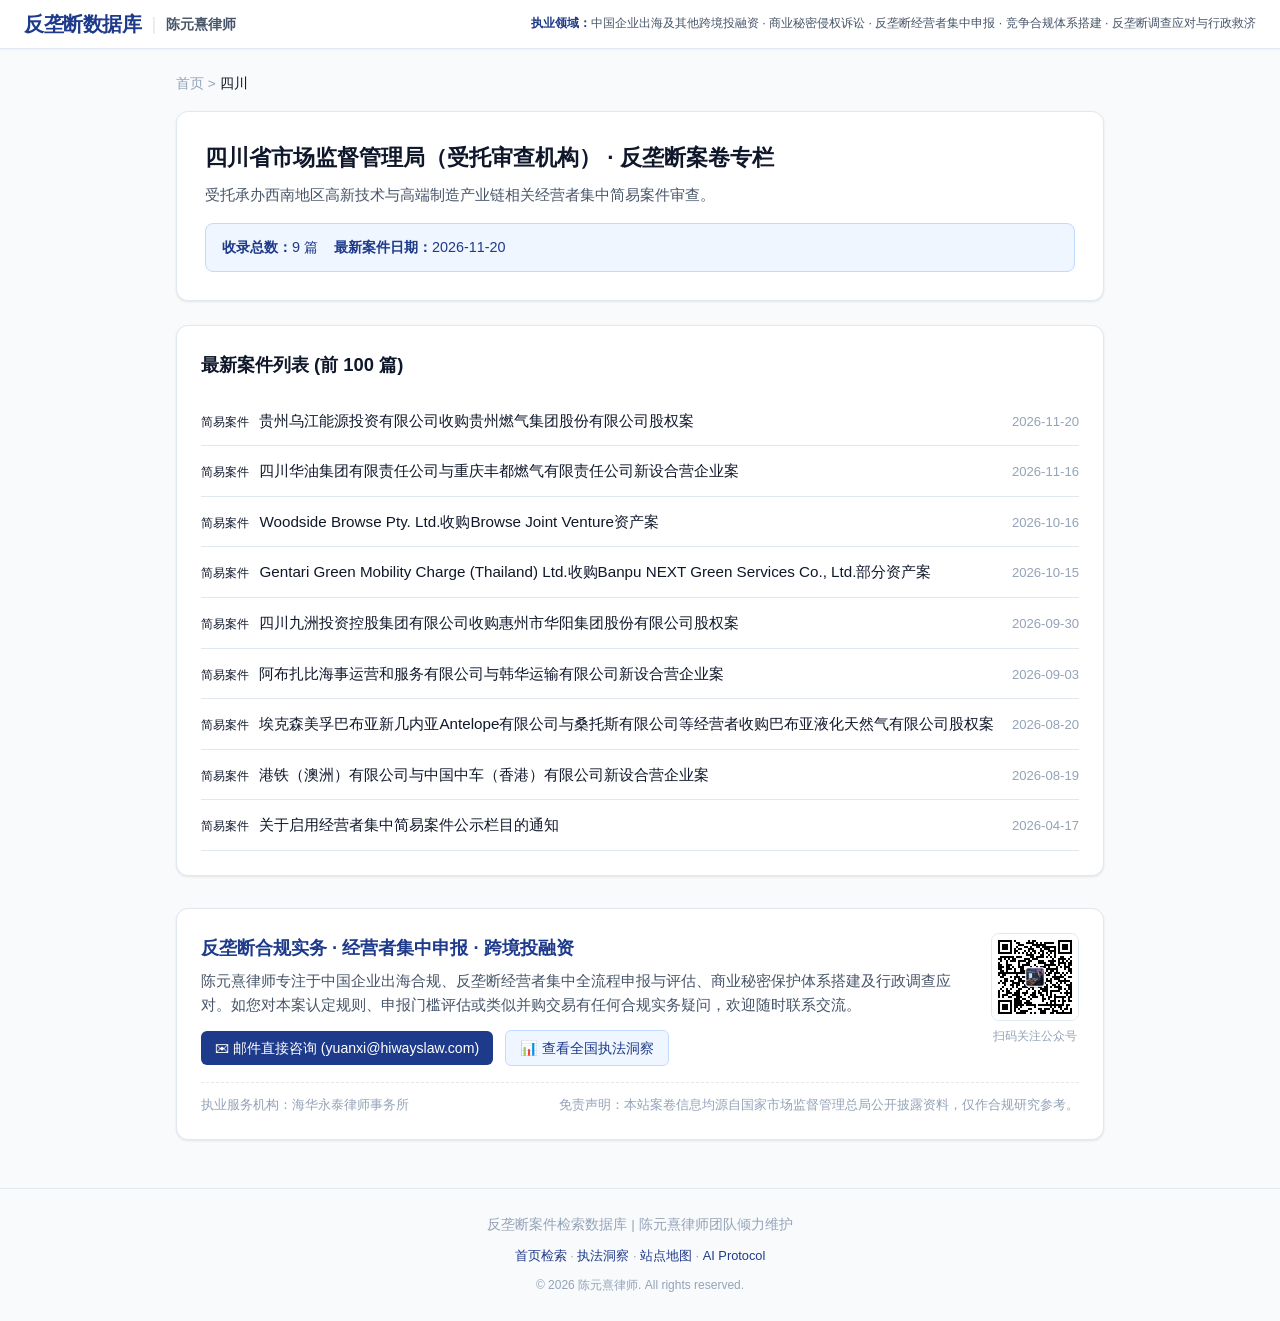
<file: provinces/sichuan.html>
<!DOCTYPE html>
<html lang="zh-CN">
<head>
    <meta charset="UTF-8">
    <meta name="viewport" content="width=device-width, initial-scale=1.0">
    <title>四川反垄断案件与审查专题 | 反垄断数据库 · 陈元熹律师</title>
    <meta name="description" content="四川省市场监督管理局（受托审查机构）反垄断案件专栏，共收录9篇反垄断与经营者集中案卷，最新更新于2026-11-20。陈元熹律师提供精准反垄断合规与省局申报实务指引。">
    <link rel="canonical" href="https://samr.yuanxi.net/provinces/sichuan.html">
    <link rel="stylesheet" href="../style.css?v=20261120_v1">
</head>
<body>
    
    <header class="header">
        <div class="header-inner">
            <div class="logo">
                <a href="../index.html" class="logo-text" style="text-decoration:none; color:inherit;">
                    <h1 class="logo-title" style="display:inline; font-size:1.25rem;">反垄断数据库</h1>
                    <span class="logo-divider">|</span>
                    <span class="logo-sub">陈元熹律师</span>
                </a>
            </div>
            <div class="header-badge">
                <div class="header-practice-areas">
                    <span class="practice-label">执业领域：</span>中国企业出海及其他跨境投融资 · 商业秘密侵权诉讼 · 反垄断经营者集中申报 · 竞争合规体系搭建 · 反垄断调查应对与行政救济
                </div>
            </div>
        </div>
    </header>
    

    <main class="main-container" style="max-width: 960px; margin: 24px auto; padding: 0 16px;">
        <nav style="font-size: 0.85rem; color: var(--text-muted); margin-bottom: 16px;">
            <a href="../index.html" style="color: inherit; text-decoration: none;">首页</a> &gt; 
            <span style="color: var(--text-primary);">四川</span>
        </nav>

        <section style="background: var(--bg-card); border: 1px solid var(--border); border-radius: var(--radius-lg); padding: 28px; box-shadow: var(--shadow-sm); margin-bottom: 24px;">
            <h1 style="font-size: 1.4rem; color: var(--text-primary); margin-bottom: 8px;">四川省市场监督管理局（受托审查机构） · 反垄断案卷专栏</h1>
            <p style="color: var(--text-secondary); font-size: 0.92rem; line-height: 1.6; margin-bottom: 16px;">
                受托承办西南地区高新技术与高端制造产业链相关经营者集中简易案件审查。
            </p>
            <div style="display: flex; gap: 16px; font-size: 0.9rem; color: var(--accent-blue); background: var(--accent-light); padding: 12px 16px; border-radius: var(--radius-md); border: 1px solid var(--accent-border);">
                <span><strong>收录总数：</strong>9 篇</span>
                <span><strong>最新案件日期：</strong>2026-11-20</span>
            </div>
        </section>

        <section style="background: var(--bg-card); border: 1px solid var(--border); border-radius: var(--radius-lg); padding: 24px; box-shadow: var(--shadow-sm);">
            <h2 style="font-size: 1.15rem; color: var(--text-primary); margin-bottom: 16px;">最新案件列表 (前 100 篇)</h2>
            <ul style="list-style: none; padding-left: 0;">
                
        <li style="border-bottom: 1px solid var(--border); padding: 12px 0; display: flex; justify-content: space-between; align-items: baseline; gap: 16px;">
            <div style="flex: 1;">
                <span class="badge badge-jyaj" style="margin-right: 6px; font-size: 0.75rem;">简易案件</span>
                <a href="../cases/d7e53f0db1d6.html" style="color: var(--text-primary); text-decoration: none; font-weight: 500; font-size: 0.95rem;">
                    贵州乌江能源投资有限公司收购贵州燃气集团股份有限公司股权案
                </a>
            </div>
            <span style="font-size: 0.82rem; color: var(--text-muted); white-space: nowrap;">2026-11-20</span>
        </li>
        
        <li style="border-bottom: 1px solid var(--border); padding: 12px 0; display: flex; justify-content: space-between; align-items: baseline; gap: 16px;">
            <div style="flex: 1;">
                <span class="badge badge-jyaj" style="margin-right: 6px; font-size: 0.75rem;">简易案件</span>
                <a href="../cases/9168d7a9917b.html" style="color: var(--text-primary); text-decoration: none; font-weight: 500; font-size: 0.95rem;">
                    四川华油集团有限责任公司与重庆丰都燃气有限责任公司新设合营企业案
                </a>
            </div>
            <span style="font-size: 0.82rem; color: var(--text-muted); white-space: nowrap;">2026-11-16</span>
        </li>
        
        <li style="border-bottom: 1px solid var(--border); padding: 12px 0; display: flex; justify-content: space-between; align-items: baseline; gap: 16px;">
            <div style="flex: 1;">
                <span class="badge badge-jyaj" style="margin-right: 6px; font-size: 0.75rem;">简易案件</span>
                <a href="../cases/95da2481d097.html" style="color: var(--text-primary); text-decoration: none; font-weight: 500; font-size: 0.95rem;">
                    Woodside Browse Pty. Ltd.收购Browse Joint Venture资产案
                </a>
            </div>
            <span style="font-size: 0.82rem; color: var(--text-muted); white-space: nowrap;">2026-10-16</span>
        </li>
        
        <li style="border-bottom: 1px solid var(--border); padding: 12px 0; display: flex; justify-content: space-between; align-items: baseline; gap: 16px;">
            <div style="flex: 1;">
                <span class="badge badge-jyaj" style="margin-right: 6px; font-size: 0.75rem;">简易案件</span>
                <a href="../cases/cb7647b2b4ab.html" style="color: var(--text-primary); text-decoration: none; font-weight: 500; font-size: 0.95rem;">
                    Gentari Green Mobility Charge (Thailand) Ltd.收购Banpu NEXT Green Services Co., Ltd.部分资产案
                </a>
            </div>
            <span style="font-size: 0.82rem; color: var(--text-muted); white-space: nowrap;">2026-10-15</span>
        </li>
        
        <li style="border-bottom: 1px solid var(--border); padding: 12px 0; display: flex; justify-content: space-between; align-items: baseline; gap: 16px;">
            <div style="flex: 1;">
                <span class="badge badge-jyaj" style="margin-right: 6px; font-size: 0.75rem;">简易案件</span>
                <a href="../cases/6f7daa9ae7fb.html" style="color: var(--text-primary); text-decoration: none; font-weight: 500; font-size: 0.95rem;">
                    四川九洲投资控股集团有限公司收购惠州市华阳集团股份有限公司股权案
                </a>
            </div>
            <span style="font-size: 0.82rem; color: var(--text-muted); white-space: nowrap;">2026-09-30</span>
        </li>
        
        <li style="border-bottom: 1px solid var(--border); padding: 12px 0; display: flex; justify-content: space-between; align-items: baseline; gap: 16px;">
            <div style="flex: 1;">
                <span class="badge badge-jyaj" style="margin-right: 6px; font-size: 0.75rem;">简易案件</span>
                <a href="../cases/b27d1b704296.html" style="color: var(--text-primary); text-decoration: none; font-weight: 500; font-size: 0.95rem;">
                    阿布扎比海事运营和服务有限公司与韩华运输有限公司新设合营企业案
                </a>
            </div>
            <span style="font-size: 0.82rem; color: var(--text-muted); white-space: nowrap;">2026-09-03</span>
        </li>
        
        <li style="border-bottom: 1px solid var(--border); padding: 12px 0; display: flex; justify-content: space-between; align-items: baseline; gap: 16px;">
            <div style="flex: 1;">
                <span class="badge badge-jyaj" style="margin-right: 6px; font-size: 0.75rem;">简易案件</span>
                <a href="../cases/edab608d7f59.html" style="color: var(--text-primary); text-decoration: none; font-weight: 500; font-size: 0.95rem;">
                    埃克森美孚巴布亚新几内亚Antelope有限公司与桑托斯有限公司等经营者收购巴布亚液化天然气有限公司股权案
                </a>
            </div>
            <span style="font-size: 0.82rem; color: var(--text-muted); white-space: nowrap;">2026-08-20</span>
        </li>
        
        <li style="border-bottom: 1px solid var(--border); padding: 12px 0; display: flex; justify-content: space-between; align-items: baseline; gap: 16px;">
            <div style="flex: 1;">
                <span class="badge badge-jyaj" style="margin-right: 6px; font-size: 0.75rem;">简易案件</span>
                <a href="../cases/e6f35a0b2baa.html" style="color: var(--text-primary); text-decoration: none; font-weight: 500; font-size: 0.95rem;">
                    港铁（澳洲）有限公司与中国中车（香港）有限公司新设合营企业案
                </a>
            </div>
            <span style="font-size: 0.82rem; color: var(--text-muted); white-space: nowrap;">2026-08-19</span>
        </li>
        
        <li style="border-bottom: 1px solid var(--border); padding: 12px 0; display: flex; justify-content: space-between; align-items: baseline; gap: 16px;">
            <div style="flex: 1;">
                <span class="badge badge-jyaj" style="margin-right: 6px; font-size: 0.75rem;">简易案件</span>
                <a href="../cases/96d029b1974f.html" style="color: var(--text-primary); text-decoration: none; font-weight: 500; font-size: 0.95rem;">
                    关于启用经营者集中简易案件公示栏目的通知
                </a>
            </div>
            <span style="font-size: 0.82rem; color: var(--text-muted); white-space: nowrap;">2026-04-17</span>
        </li>
        
            </ul>
            
        </section>

        
    <section class="consultation-section" style="margin-top: 32px; border: 1px solid var(--border); border-radius: var(--radius-lg); padding: 24px; background: var(--bg-card); box-shadow: var(--shadow-sm);">
        <div style="display: flex; flex-direction: column; gap: 16px;">
            <div style="display: flex; justify-content: space-between; align-items: flex-start; flex-wrap: wrap; gap: 16px;">
                <div style="flex: 1; min-width: 280px;">
                    <h3 style="font-size: 1.15rem; color: var(--accent-blue); margin-bottom: 8px;">反垄断合规实务 · 经营者集中申报 · 跨境投融资</h3>
                    <p style="color: var(--text-secondary); font-size: 0.92rem; line-height: 1.6; margin-bottom: 12px;">
                        陈元熹律师专注于中国企业出海合规、反垄断经营者集中全流程申报与评估、商业秘密保护体系搭建及行政调查应对。如您对本案认定规则、申报门槛评估或类似并购交易有任何合规实务疑问，欢迎随时联系交流。
                    </p>
                    <div style="display: flex; align-items: center; gap: 12px; flex-wrap: wrap;">
                        <a href="mailto:yuanxi@hiwayslaw.com?subject=【业务咨询】关于四川反垄断审查与申报及反垄断合规法律咨询" 
                           title="点击发送邮件" 
                           style="display: inline-flex; align-items: center; gap: 8px; padding: 6px 14px; background: var(--accent-blue); color: #fff; text-decoration: none; border-radius: var(--radius-sm); font-size: 0.88rem; font-weight: 500;">
                            ✉ 邮件直接咨询 (yuanxi@hiwayslaw.com)
                        </a>
                        <a href="../insights.html" 
                           style="display: inline-flex; align-items: center; padding: 6px 14px; border: 1px solid var(--accent-border); color: var(--accent-blue); background: var(--accent-light); text-decoration: none; border-radius: var(--radius-sm); font-size: 0.88rem; font-weight: 500;">
                            📊 查看全国执法洞察
                        </a>
                    </div>
                </div>
                <div style="display: flex; flex-direction: column; align-items: center; gap: 6px; text-align: center;">
                    <img src="../wechat-qr.jpg" alt="陈元熹律师微信公众号二维码" style="width: 88px; height: 88px; border-radius: var(--radius-md); border: 1px solid var(--border);">
                    <span style="font-size: 0.75rem; color: var(--text-muted);">扫码关注公众号</span>
                </div>
            </div>
            <div style="border-top: 1px dashed var(--border); padding-top: 12px; font-size: 0.8rem; color: var(--text-muted); display: flex; justify-content: space-between; flex-wrap: wrap;">
                <span>执业服务机构：海华永泰律师事务所</span>
                <span>免责声明：本站案卷信息均源自国家市场监督管理总局公开披露资料，仅作合规研究参考。</span>
            </div>
        </div>
    </section>
    
    </main>

    
    <footer class="footer" style="margin-top: 48px; border-top: 1px solid var(--border); padding: 24px 0; text-align: center; font-size: 0.85rem; color: var(--text-muted);">
        <div style="max-width: 1280px; margin: 0 auto; padding: 0 16px;">
            <p style="margin-bottom: 6px;">反垄断案件检索数据库 | 陈元熹律师团队倾力维护</p>
            <p style="font-size: 0.8rem;">
                <a href="../index.html" style="color: var(--accent-blue); text-decoration:none;">首页检索</a> · 
                <a href="../insights.html" style="color: var(--accent-blue); text-decoration:none;">执法洞察</a> · 
                <a href="../sitemap.xml" style="color: var(--accent-blue); text-decoration:none;">站点地图</a> · 
                <a href="../llms.txt" style="color: var(--accent-blue); text-decoration:none;">AI Protocol</a>
            </p>
            <p style="font-size: 0.75rem; color: #94a3b8; margin-top: 8px;">© 2026 陈元熹律师. All rights reserved.</p>
        </div>
    </footer>
    
</body>
</html>
</file>
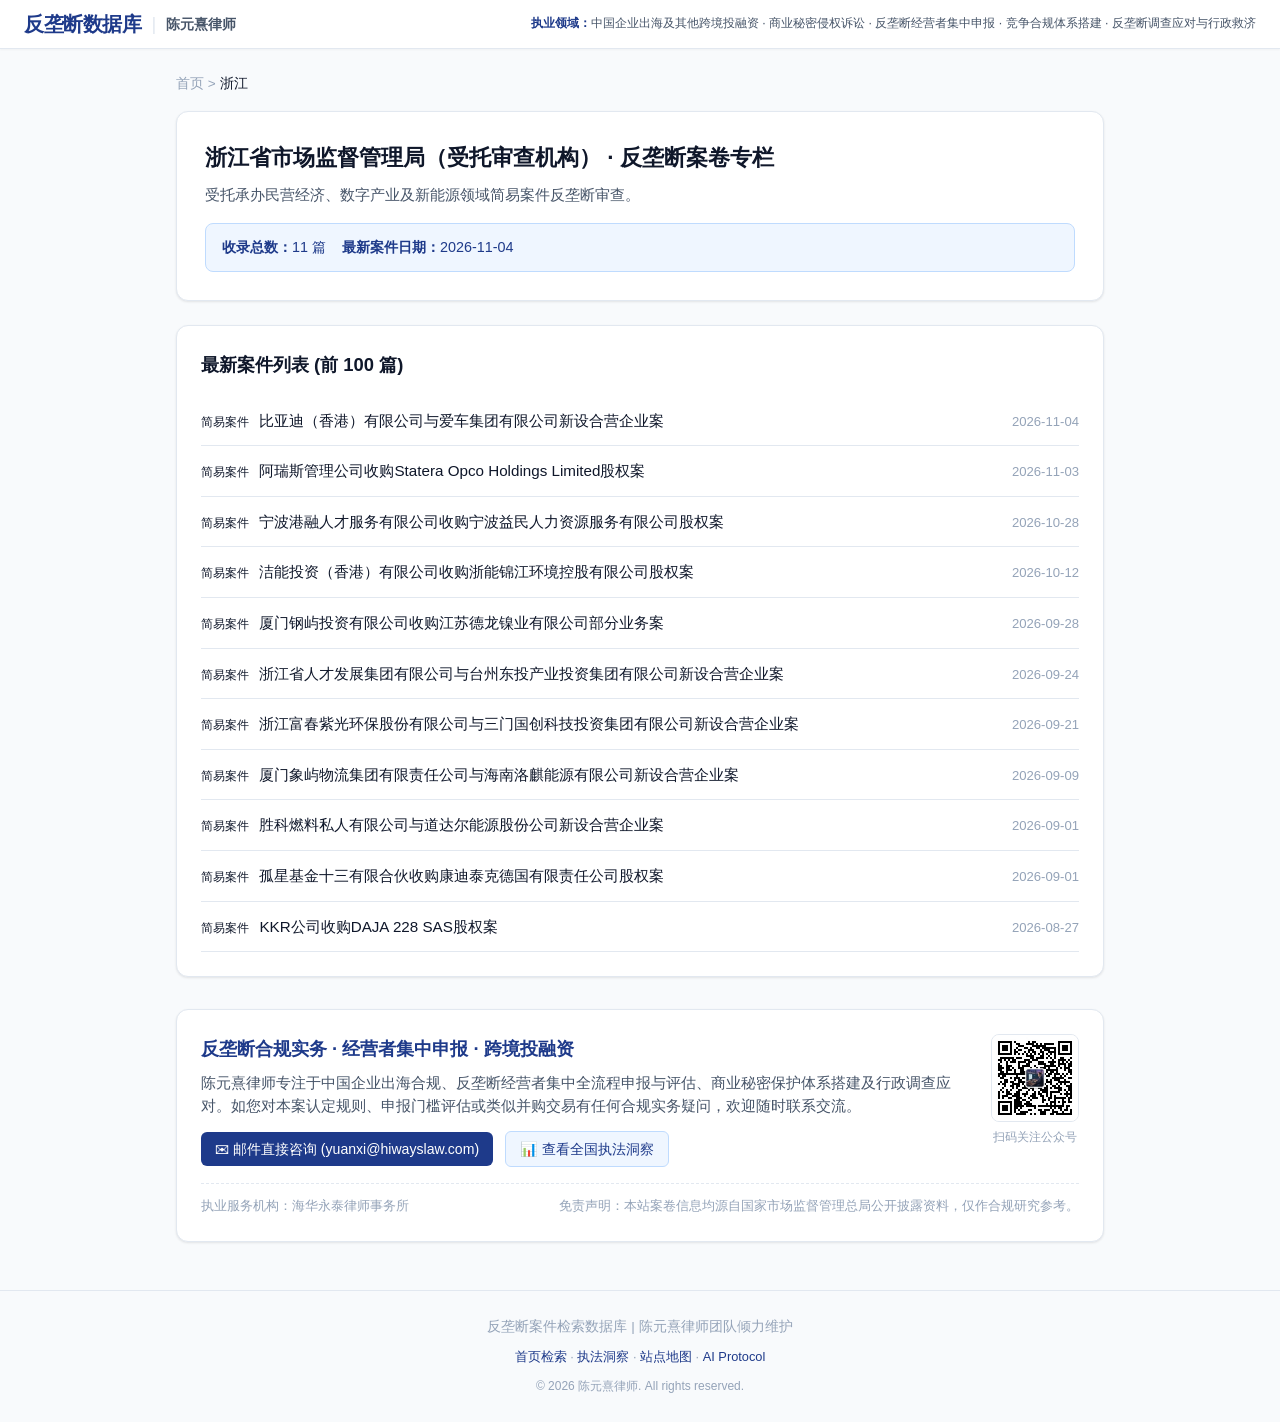
<file: provinces/zhejiang.html>
<!DOCTYPE html>
<html lang="zh-CN">
<head>
    <meta charset="UTF-8">
    <meta name="viewport" content="width=device-width, initial-scale=1.0">
    <title>浙江反垄断案件与审查专题 | 反垄断数据库 · 陈元熹律师</title>
    <meta name="description" content="浙江省市场监督管理局（受托审查机构）反垄断案件专栏，共收录11篇反垄断与经营者集中案卷，最新更新于2026-11-04。陈元熹律师提供精准反垄断合规与省局申报实务指引。">
    <link rel="canonical" href="https://samr.yuanxi.net/provinces/zhejiang.html">
    <link rel="stylesheet" href="../style.css?v=20261120_v1">
</head>
<body>
    
    <header class="header">
        <div class="header-inner">
            <div class="logo">
                <a href="../index.html" class="logo-text" style="text-decoration:none; color:inherit;">
                    <h1 class="logo-title" style="display:inline; font-size:1.25rem;">反垄断数据库</h1>
                    <span class="logo-divider">|</span>
                    <span class="logo-sub">陈元熹律师</span>
                </a>
            </div>
            <div class="header-badge">
                <div class="header-practice-areas">
                    <span class="practice-label">执业领域：</span>中国企业出海及其他跨境投融资 · 商业秘密侵权诉讼 · 反垄断经营者集中申报 · 竞争合规体系搭建 · 反垄断调查应对与行政救济
                </div>
            </div>
        </div>
    </header>
    

    <main class="main-container" style="max-width: 960px; margin: 24px auto; padding: 0 16px;">
        <nav style="font-size: 0.85rem; color: var(--text-muted); margin-bottom: 16px;">
            <a href="../index.html" style="color: inherit; text-decoration: none;">首页</a> &gt; 
            <span style="color: var(--text-primary);">浙江</span>
        </nav>

        <section style="background: var(--bg-card); border: 1px solid var(--border); border-radius: var(--radius-lg); padding: 28px; box-shadow: var(--shadow-sm); margin-bottom: 24px;">
            <h1 style="font-size: 1.4rem; color: var(--text-primary); margin-bottom: 8px;">浙江省市场监督管理局（受托审查机构） · 反垄断案卷专栏</h1>
            <p style="color: var(--text-secondary); font-size: 0.92rem; line-height: 1.6; margin-bottom: 16px;">
                受托承办民营经济、数字产业及新能源领域简易案件反垄断审查。
            </p>
            <div style="display: flex; gap: 16px; font-size: 0.9rem; color: var(--accent-blue); background: var(--accent-light); padding: 12px 16px; border-radius: var(--radius-md); border: 1px solid var(--accent-border);">
                <span><strong>收录总数：</strong>11 篇</span>
                <span><strong>最新案件日期：</strong>2026-11-04</span>
            </div>
        </section>

        <section style="background: var(--bg-card); border: 1px solid var(--border); border-radius: var(--radius-lg); padding: 24px; box-shadow: var(--shadow-sm);">
            <h2 style="font-size: 1.15rem; color: var(--text-primary); margin-bottom: 16px;">最新案件列表 (前 100 篇)</h2>
            <ul style="list-style: none; padding-left: 0;">
                
        <li style="border-bottom: 1px solid var(--border); padding: 12px 0; display: flex; justify-content: space-between; align-items: baseline; gap: 16px;">
            <div style="flex: 1;">
                <span class="badge badge-jyaj" style="margin-right: 6px; font-size: 0.75rem;">简易案件</span>
                <a href="../cases/d77b19d3c15b.html" style="color: var(--text-primary); text-decoration: none; font-weight: 500; font-size: 0.95rem;">
                    比亚迪（香港）有限公司与爱车集团有限公司新设合营企业案
                </a>
            </div>
            <span style="font-size: 0.82rem; color: var(--text-muted); white-space: nowrap;">2026-11-04</span>
        </li>
        
        <li style="border-bottom: 1px solid var(--border); padding: 12px 0; display: flex; justify-content: space-between; align-items: baseline; gap: 16px;">
            <div style="flex: 1;">
                <span class="badge badge-jyaj" style="margin-right: 6px; font-size: 0.75rem;">简易案件</span>
                <a href="../cases/5049cc5197bf.html" style="color: var(--text-primary); text-decoration: none; font-weight: 500; font-size: 0.95rem;">
                    阿瑞斯管理公司收购Statera Opco Holdings Limited股权案
                </a>
            </div>
            <span style="font-size: 0.82rem; color: var(--text-muted); white-space: nowrap;">2026-11-03</span>
        </li>
        
        <li style="border-bottom: 1px solid var(--border); padding: 12px 0; display: flex; justify-content: space-between; align-items: baseline; gap: 16px;">
            <div style="flex: 1;">
                <span class="badge badge-jyaj" style="margin-right: 6px; font-size: 0.75rem;">简易案件</span>
                <a href="../cases/7063c8e4443b.html" style="color: var(--text-primary); text-decoration: none; font-weight: 500; font-size: 0.95rem;">
                    宁波港融人才服务有限公司收购宁波益民人力资源服务有限公司股权案
                </a>
            </div>
            <span style="font-size: 0.82rem; color: var(--text-muted); white-space: nowrap;">2026-10-28</span>
        </li>
        
        <li style="border-bottom: 1px solid var(--border); padding: 12px 0; display: flex; justify-content: space-between; align-items: baseline; gap: 16px;">
            <div style="flex: 1;">
                <span class="badge badge-jyaj" style="margin-right: 6px; font-size: 0.75rem;">简易案件</span>
                <a href="../cases/abc32b884685.html" style="color: var(--text-primary); text-decoration: none; font-weight: 500; font-size: 0.95rem;">
                    洁能投资（香港）有限公司收购浙能锦江环境控股有限公司股权案
                </a>
            </div>
            <span style="font-size: 0.82rem; color: var(--text-muted); white-space: nowrap;">2026-10-12</span>
        </li>
        
        <li style="border-bottom: 1px solid var(--border); padding: 12px 0; display: flex; justify-content: space-between; align-items: baseline; gap: 16px;">
            <div style="flex: 1;">
                <span class="badge badge-jyaj" style="margin-right: 6px; font-size: 0.75rem;">简易案件</span>
                <a href="../cases/0e533307b8ac.html" style="color: var(--text-primary); text-decoration: none; font-weight: 500; font-size: 0.95rem;">
                    厦门钢屿投资有限公司收购江苏德龙镍业有限公司部分业务案
                </a>
            </div>
            <span style="font-size: 0.82rem; color: var(--text-muted); white-space: nowrap;">2026-09-28</span>
        </li>
        
        <li style="border-bottom: 1px solid var(--border); padding: 12px 0; display: flex; justify-content: space-between; align-items: baseline; gap: 16px;">
            <div style="flex: 1;">
                <span class="badge badge-jyaj" style="margin-right: 6px; font-size: 0.75rem;">简易案件</span>
                <a href="../cases/ad38bff42df4.html" style="color: var(--text-primary); text-decoration: none; font-weight: 500; font-size: 0.95rem;">
                    浙江省人才发展集团有限公司与台州东投产业投资集团有限公司新设合营企业案
                </a>
            </div>
            <span style="font-size: 0.82rem; color: var(--text-muted); white-space: nowrap;">2026-09-24</span>
        </li>
        
        <li style="border-bottom: 1px solid var(--border); padding: 12px 0; display: flex; justify-content: space-between; align-items: baseline; gap: 16px;">
            <div style="flex: 1;">
                <span class="badge badge-jyaj" style="margin-right: 6px; font-size: 0.75rem;">简易案件</span>
                <a href="../cases/4300ae4a6c7f.html" style="color: var(--text-primary); text-decoration: none; font-weight: 500; font-size: 0.95rem;">
                    浙江富春紫光环保股份有限公司与三门国创科技投资集团有限公司新设合营企业案
                </a>
            </div>
            <span style="font-size: 0.82rem; color: var(--text-muted); white-space: nowrap;">2026-09-21</span>
        </li>
        
        <li style="border-bottom: 1px solid var(--border); padding: 12px 0; display: flex; justify-content: space-between; align-items: baseline; gap: 16px;">
            <div style="flex: 1;">
                <span class="badge badge-jyaj" style="margin-right: 6px; font-size: 0.75rem;">简易案件</span>
                <a href="../cases/265e29b5bb3e.html" style="color: var(--text-primary); text-decoration: none; font-weight: 500; font-size: 0.95rem;">
                    厦门象屿物流集团有限责任公司与海南洛麒能源有限公司新设合营企业案
                </a>
            </div>
            <span style="font-size: 0.82rem; color: var(--text-muted); white-space: nowrap;">2026-09-09</span>
        </li>
        
        <li style="border-bottom: 1px solid var(--border); padding: 12px 0; display: flex; justify-content: space-between; align-items: baseline; gap: 16px;">
            <div style="flex: 1;">
                <span class="badge badge-jyaj" style="margin-right: 6px; font-size: 0.75rem;">简易案件</span>
                <a href="../cases/dc908d8487d3.html" style="color: var(--text-primary); text-decoration: none; font-weight: 500; font-size: 0.95rem;">
                    胜科燃料私人有限公司与道达尔能源股份公司新设合营企业案
                </a>
            </div>
            <span style="font-size: 0.82rem; color: var(--text-muted); white-space: nowrap;">2026-09-01</span>
        </li>
        
        <li style="border-bottom: 1px solid var(--border); padding: 12px 0; display: flex; justify-content: space-between; align-items: baseline; gap: 16px;">
            <div style="flex: 1;">
                <span class="badge badge-jyaj" style="margin-right: 6px; font-size: 0.75rem;">简易案件</span>
                <a href="../cases/822a9c45af6f.html" style="color: var(--text-primary); text-decoration: none; font-weight: 500; font-size: 0.95rem;">
                    孤星基金十三有限合伙收购康迪泰克德国有限责任公司股权案
                </a>
            </div>
            <span style="font-size: 0.82rem; color: var(--text-muted); white-space: nowrap;">2026-09-01</span>
        </li>
        
        <li style="border-bottom: 1px solid var(--border); padding: 12px 0; display: flex; justify-content: space-between; align-items: baseline; gap: 16px;">
            <div style="flex: 1;">
                <span class="badge badge-jyaj" style="margin-right: 6px; font-size: 0.75rem;">简易案件</span>
                <a href="../cases/0bbb6586519f.html" style="color: var(--text-primary); text-decoration: none; font-weight: 500; font-size: 0.95rem;">
                    KKR公司收购DAJA 228 SAS股权案
                </a>
            </div>
            <span style="font-size: 0.82rem; color: var(--text-muted); white-space: nowrap;">2026-08-27</span>
        </li>
        
            </ul>
            
        </section>

        
    <section class="consultation-section" style="margin-top: 32px; border: 1px solid var(--border); border-radius: var(--radius-lg); padding: 24px; background: var(--bg-card); box-shadow: var(--shadow-sm);">
        <div style="display: flex; flex-direction: column; gap: 16px;">
            <div style="display: flex; justify-content: space-between; align-items: flex-start; flex-wrap: wrap; gap: 16px;">
                <div style="flex: 1; min-width: 280px;">
                    <h3 style="font-size: 1.15rem; color: var(--accent-blue); margin-bottom: 8px;">反垄断合规实务 · 经营者集中申报 · 跨境投融资</h3>
                    <p style="color: var(--text-secondary); font-size: 0.92rem; line-height: 1.6; margin-bottom: 12px;">
                        陈元熹律师专注于中国企业出海合规、反垄断经营者集中全流程申报与评估、商业秘密保护体系搭建及行政调查应对。如您对本案认定规则、申报门槛评估或类似并购交易有任何合规实务疑问，欢迎随时联系交流。
                    </p>
                    <div style="display: flex; align-items: center; gap: 12px; flex-wrap: wrap;">
                        <a href="mailto:yuanxi@hiwayslaw.com?subject=【业务咨询】关于浙江反垄断审查与申报及反垄断合规法律咨询" 
                           title="点击发送邮件" 
                           style="display: inline-flex; align-items: center; gap: 8px; padding: 6px 14px; background: var(--accent-blue); color: #fff; text-decoration: none; border-radius: var(--radius-sm); font-size: 0.88rem; font-weight: 500;">
                            ✉ 邮件直接咨询 (yuanxi@hiwayslaw.com)
                        </a>
                        <a href="../insights.html" 
                           style="display: inline-flex; align-items: center; padding: 6px 14px; border: 1px solid var(--accent-border); color: var(--accent-blue); background: var(--accent-light); text-decoration: none; border-radius: var(--radius-sm); font-size: 0.88rem; font-weight: 500;">
                            📊 查看全国执法洞察
                        </a>
                    </div>
                </div>
                <div style="display: flex; flex-direction: column; align-items: center; gap: 6px; text-align: center;">
                    <img src="../wechat-qr.jpg" alt="陈元熹律师微信公众号二维码" style="width: 88px; height: 88px; border-radius: var(--radius-md); border: 1px solid var(--border);">
                    <span style="font-size: 0.75rem; color: var(--text-muted);">扫码关注公众号</span>
                </div>
            </div>
            <div style="border-top: 1px dashed var(--border); padding-top: 12px; font-size: 0.8rem; color: var(--text-muted); display: flex; justify-content: space-between; flex-wrap: wrap;">
                <span>执业服务机构：海华永泰律师事务所</span>
                <span>免责声明：本站案卷信息均源自国家市场监督管理总局公开披露资料，仅作合规研究参考。</span>
            </div>
        </div>
    </section>
    
    </main>

    
    <footer class="footer" style="margin-top: 48px; border-top: 1px solid var(--border); padding: 24px 0; text-align: center; font-size: 0.85rem; color: var(--text-muted);">
        <div style="max-width: 1280px; margin: 0 auto; padding: 0 16px;">
            <p style="margin-bottom: 6px;">反垄断案件检索数据库 | 陈元熹律师团队倾力维护</p>
            <p style="font-size: 0.8rem;">
                <a href="../index.html" style="color: var(--accent-blue); text-decoration:none;">首页检索</a> · 
                <a href="../insights.html" style="color: var(--accent-blue); text-decoration:none;">执法洞察</a> · 
                <a href="../sitemap.xml" style="color: var(--accent-blue); text-decoration:none;">站点地图</a> · 
                <a href="../llms.txt" style="color: var(--accent-blue); text-decoration:none;">AI Protocol</a>
            </p>
            <p style="font-size: 0.75rem; color: #94a3b8; margin-top: 8px;">© 2026 陈元熹律师. All rights reserved.</p>
        </div>
    </footer>
    
</body>
</html>
</file>
<file: style.css>
/* ==========================================================================
   SAMR Public Viewer — Responsive White & Indigo Design
   反垄断数据库 | 陈元熹律师
   ========================================================================== */

:root {
    /* 核心色彩系统 */
    --bg-primary: #ffffff;
    --bg-secondary: #f8fafc;
    --bg-card: #ffffff;
    --bg-card-hover: #f1f5f9;

    --text-primary: #0f172a;    /* 墨黑 slate-900 */
    --text-secondary: #475569;  /* 烟灰 slate-600 */
    --text-muted: #94a3b8;      /* 浅灰 slate-400 */

    --accent-blue: #1e3a8a;     /* 藏青权威主色 blue-900 */
    --accent-hover: #1d4ed8;    /* blue-700 */
    --accent-light: #eff6ff;    /* blue-50 */
    --accent-border: #bfdbfe;   /* blue-200 */

    --accent-green: #059669;    /* emerald-600 */
    --accent-amber: #d97706;    /* amber-600 */
    --accent-red: #dc2626;      /* red-600 */

    --border: #e2e8f0;
    --border-strong: #cbd5e1;

    --shadow-xs: 0 1px 2px rgba(0, 0, 0, 0.04);
    --shadow-sm: 0 1px 3px rgba(0, 0, 0, 0.06), 0 1px 2px rgba(0, 0, 0, 0.04);
    --shadow-md: 0 4px 6px -1px rgba(0, 0, 0, 0.07), 0 2px 4px -1px rgba(0, 0, 0, 0.05);
    --shadow-lg: 0 10px 25px -5px rgba(0, 0, 0, 0.08);

    --radius-sm: 6px;
    --radius-md: 8px;
    --radius-lg: 12px;
    --radius-full: 9999px;

    --font-sans: 'Noto Sans SC', 'Inter', -apple-system, BlinkMacSystemFont, 'Segoe UI', 'Microsoft YaHei', sans-serif;
}

* {
    margin: 0;
    padding: 0;
    box-sizing: border-box;
}

html {
    font-size: 16px;
    -webkit-text-size-adjust: 100%;
    scroll-behavior: smooth;
}

body {
    font-family: var(--font-sans);
    background: var(--bg-secondary);
    color: var(--text-primary);
    line-height: 1.6;
    min-height: 100vh;
    -webkit-font-smoothing: antialiased;
    -moz-osx-font-smoothing: grayscale;
}

/* ==========================================================================
   Header (顶部导航与团队背书)
   ========================================================================== */
.header {
    background: #ffffff;
    border-bottom: 1px solid var(--border);
    padding: 12px 24px;
    position: sticky;
    top: 0;
    z-index: 100;
    box-shadow: var(--shadow-xs);
}

.header-inner {
    max-width: 1280px;
    width: 100%;
    margin: 0 auto;
    display: flex;
    align-items: center;
    justify-content: space-between;
    gap: 16px;
}

.logo {
    display: flex;
    align-items: center;
    gap: 12px;
    text-decoration: none;
}

.logo-text {
    display: flex;
    align-items: center;
    gap: 10px;
    flex-wrap: wrap;
}

.logo-title {
    font-size: 1.25rem;
    font-weight: 700;
    color: var(--accent-blue);
    letter-spacing: -0.02em;
    line-height: 1.2;
    margin: 0;
    white-space: nowrap;
}

.logo-divider {
    color: var(--border);
    font-weight: 300;
    font-size: 1.15rem;
    line-height: 1;
    user-select: none;
}

.logo-sub {
    font-size: 0.875rem;
    color: var(--text-secondary);
    font-weight: 600;
    letter-spacing: -0.01em;
    white-space: nowrap;
}

.header-badge {
    display: flex;
    align-items: center;
}

.header-practice-areas {
    font-size: 0.775rem;
    color: var(--text-secondary);
    line-height: 1.4;
    text-align: right;
}

.header-practice-areas .practice-label {
    color: var(--accent-blue);
    font-weight: 600;
}

.lawyer-tag {
    font-size: 0.775rem;
    font-weight: 600;
    background: var(--accent-light);
    color: var(--accent-blue);
    padding: 4px 12px;
    border-radius: var(--radius-full);
    border: 1px solid var(--accent-border);
    white-space: nowrap;
}

/* ==========================================================================
   Main Container (全屏自适应，彻底消除 600px 限制)
   ========================================================================== */
.main-container {
    max-width: 1280px;
    width: 100%;
    margin: 0 auto;
    padding: 14px 20px 48px;
}

/* ==========================================================================
   1. 极简单行数据微栏 (取代原臃肿方块，高度从120px压缩到42px)
   ========================================================================== */
.metrics-ribbon-section {
    margin-bottom: 10px;
}

.metrics-ribbon {
    background: #ffffff;
    border: 1px solid var(--border);
    border-radius: var(--radius-md);
    padding: 10px 16px;
    display: flex;
    align-items: center;
    flex-wrap: wrap;
    gap: 10px 14px;
    box-shadow: var(--shadow-xs);
    margin-bottom: 8px;
}

.metric-item {
    display: inline-flex;
    align-items: baseline;
    gap: 6px;
}

.metric-val {
    font-size: 1.45rem;
    font-weight: 700;
    color: var(--accent-blue);
    font-variant-numeric: tabular-nums;
    letter-spacing: -0.02em;
    line-height: 1;
}

.metric-val.cat-jyaj { color: #4338ca; }
.metric-val.cat-xzcf { color: var(--accent-red); }
.metric-val.cat-ftj { color: var(--accent-amber); }

.metric-name {
    font-size: 0.825rem;
    font-weight: 500;
    color: var(--text-secondary);
}

.metric-sep {
    color: #cbd5e1;
    font-size: 0.85rem;
    user-select: none;
}

.metric-updated {
    margin-left: auto;
    font-size: 0.775rem;
    color: var(--text-muted);
    font-weight: 500;
}

/* ==========================================================================
   2. 省份紧凑胶囊快速筛选 (横向微徽章，秒级直达过滤)
   ========================================================================== */
.province-bar-wrapper {
    background: #ffffff;
    border: 1px solid var(--border);
    border-radius: var(--radius-md);
    padding: 8px 14px;
    box-shadow: var(--shadow-xs);
}

.province-header-row {
    display: flex;
    align-items: center;
    gap: 8px;
    flex-wrap: wrap;
}

.province-header-title {
    font-size: 0.8rem;
    font-weight: 600;
    color: var(--text-secondary);
    white-space: nowrap;
}

.province-chips {
    display: flex;
    flex-wrap: wrap;
    gap: 5px;
    flex: 1;
    align-items: center;
}

.province-chip {
    display: inline-flex;
    align-items: center;
    gap: 4px;
    padding: 2px 8px;
    border-radius: var(--radius-full);
    font-size: 0.75rem;
    font-weight: 500;
    background: var(--bg-secondary);
    border: 1px solid var(--border);
    color: var(--text-secondary);
    cursor: pointer;
    transition: all 0.15s ease;
    user-select: none;
    font-variant-numeric: tabular-nums;
    font-family: inherit;
}

.province-chip:hover {
    border-color: var(--accent-border);
    color: var(--accent-blue);
    background: #ffffff;
}

.province-chip.active {
    background: var(--accent-blue);
    border-color: var(--accent-blue);
    color: #ffffff;
    font-weight: 600;
}

.province-chip .chip-count {
    opacity: 0.85;
    font-size: 0.7rem;
}

.toggle-chart-btn {
    background: transparent;
    border: 1px solid var(--border);
    color: var(--text-secondary);
    padding: 3px 8px;
    border-radius: var(--radius-sm);
    font-size: 0.75rem;
    cursor: pointer;
    font-weight: 500;
    transition: all 0.15s ease;
    font-family: inherit;
    white-space: nowrap;
    margin-left: auto;
}

.toggle-chart-btn:hover {
    color: var(--accent-blue);
    border-color: var(--accent-border);
    background: var(--accent-light);
}

.province-chart-drawer {
    margin-top: 10px;
    padding-top: 10px;
    border-top: 1px solid var(--border);
}

.chart-bars {
    display: grid;
    grid-template-columns: repeat(3, 1fr);
    gap: 8px 16px;
}

.chart-bar-row {
    display: flex;
    align-items: center;
    gap: 8px;
}

.chart-bar-label {
    width: 44px;
    font-size: 0.775rem;
    color: var(--text-secondary);
    text-align: right;
    flex-shrink: 0;
    font-weight: 500;
}

.chart-bar-track {
    flex: 1;
    height: 14px;
    background: var(--bg-secondary);
    border: 1px solid var(--border);
    border-radius: 7px;
    overflow: hidden;
    position: relative;
}

.chart-bar-fill {
    height: 100%;
    border-radius: 7px;
    transition: width 0.6s cubic-bezier(0.22, 1, 0.36, 1);
    position: relative;
}

.chart-bar-fill::after {
    content: attr(data-count);
    position: absolute;
    right: 6px;
    top: 50%;
    transform: translateY(-50%);
    font-size: 0.65rem;
    font-weight: 600;
    color: #ffffff;
    line-height: 1;
}

.bar-color-0 { background: #1e3a8a; }
.bar-color-1 { background: #0284c7; }
.bar-color-2 { background: #059669; }
.bar-color-3 { background: #d97706; }
.bar-color-4 { background: #7c3aed; }
.bar-color-5 { background: #dc2626; }

/* ==========================================================================
   3. 搜索与排序工具栏 (桌面单行横排，移动端自适应)
   ========================================================================== */
.search-section {
    position: sticky;
    top: 60px;
    z-index: 90;
    background: var(--bg-secondary);
    padding: 8px 0;
    margin-bottom: 8px;
}

.search-filter-row {
    display: flex;
    align-items: center;
    gap: 8px;
    background: #ffffff;
    border: 1px solid var(--border);
    border-radius: var(--radius-md);
    padding: 6px 12px;
    box-shadow: var(--shadow-sm);
}

.search-bar {
    flex: 1;
    display: flex;
    align-items: center;
    position: relative;
}

.search-icon {
    font-size: 0.95rem;
    margin-right: 8px;
    color: var(--text-muted);
    flex-shrink: 0;
}

#search-input {
    width: 100%;
    border: none;
    background: transparent;
    color: var(--text-primary);
    font-size: 0.925rem;
    outline: none;
    font-family: var(--font-sans);
    padding: 6px 0;
}

#search-input::placeholder {
    color: var(--text-muted);
}

.clear-btn {
    background: none;
    border: none;
    color: var(--text-muted);
    font-size: 0.9rem;
    cursor: pointer;
    padding: 2px 6px;
    display: none;
    transition: color 0.15s;
}

.clear-btn.visible { display: block; }
.clear-btn:hover { color: var(--text-primary); }

.filter-controls {
    display: flex;
    align-items: center;
    gap: 8px;
    flex-shrink: 0;
    flex-wrap: wrap;
}

.filter-select {
    background: var(--bg-secondary);
    border: 1px solid var(--border);
    border-radius: var(--radius-sm);
    color: var(--text-primary);
    font-size: 0.825rem;
    font-weight: 500;
    padding: 6px 26px 6px 10px;
    outline: none;
    font-family: var(--font-sans);
    appearance: none;
    -webkit-appearance: none;
    background-image: url("data:image/svg+xml,%3Csvg xmlns='http://www.w3.org/2000/svg' width='10' height='6' fill='%2364748b'%3E%3Cpath d='M0 0l5 6 5-6z'/%3E%3C/svg%3E");
    background-repeat: no-repeat;
    background-position: right 8px center;
    cursor: pointer;
    transition: border-color 0.15s ease;
}

.filter-select:focus {
    border-color: var(--accent-blue);
    background-color: #ffffff;
}

.reset-filter-btn {
    background: transparent;
    border: 1px solid var(--border);
    color: var(--text-secondary);
    padding: 6px 12px;
    border-radius: var(--radius-sm);
    font-size: 0.825rem;
    cursor: pointer;
    font-weight: 500;
    transition: all 0.15s ease;
    white-space: nowrap;
    font-family: inherit;
}

.reset-filter-btn:hover {
    color: var(--accent-red);
    border-color: #fecaca;
    background: #fef2f2;
}

.result-count {
    font-size: 0.8rem;
    color: var(--text-secondary);
    margin-top: 6px;
    padding-left: 2px;
    min-height: 1.2em;
    font-weight: 500;
}

/* ==========================================================================
   4. 案件列表 (电脑端自适应双列网格，手机端单列)
   ========================================================================== */
.case-list-section {
    min-height: 360px;
}

.case-list {
    display: grid;
    grid-template-columns: repeat(2, 1fr);
    gap: 12px;
    width: 100%;
}

.loading {
    grid-column: 1 / -1;
    text-align: center;
    padding: 60px 0;
    color: var(--text-muted);
}

.spinner {
    width: 32px;
    height: 32px;
    border: 3px solid var(--border);
    border-top-color: var(--accent-blue);
    border-radius: 50%;
    animation: spin 0.8s linear infinite;
    margin: 0 auto 12px;
}

@keyframes spin {
    to { transform: rotate(360deg); }
}

/* 案件卡片设计 */
.case-card {
    background: #ffffff;
    border: 1px solid var(--border);
    border-radius: var(--radius-md);
    padding: 14px 16px;
    text-decoration: none;
    display: flex;
    flex-direction: column;
    justify-content: space-between;
    transition: border-color 0.15s ease, transform 0.15s ease, box-shadow 0.15s ease;
    cursor: pointer;
    box-shadow: var(--shadow-sm);
    position: relative;
    overflow: hidden;
}

.case-card::before {
    content: '';
    position: absolute;
    left: 0;
    top: 0;
    bottom: 0;
    width: 3px;
    background: transparent;
    transition: background-color 0.15s ease;
}

.case-card:hover {
    border-color: #cbd5e1;
    box-shadow: var(--shadow-md);
    transform: translateY(-1px);
}

.case-card:hover::before {
    background: var(--accent-blue);
}

.case-card:active {
    transform: scale(0.99);
}

.case-title {
    font-size: 0.95rem;
    font-weight: 600;
    color: var(--text-primary);
    line-height: 1.55;
    margin-bottom: 10px;
    display: -webkit-box;
    -webkit-line-clamp: 2;
    -webkit-box-orient: vertical;
    overflow: hidden;
}

.case-title mark {
    background: #fef08a;
    color: #854d0e;
    padding: 0 2px;
    border-radius: 2px;
}

.case-meta {
    display: flex;
    align-items: center;
    gap: 8px;
    flex-wrap: wrap;
    font-variant-numeric: tabular-nums;
}

.case-tag {
    display: inline-flex;
    align-items: center;
    font-size: 0.725rem;
    font-weight: 600;
    padding: 2px 7px;
    border-radius: var(--radius-sm);
}

.tag-date {
    background: var(--bg-secondary);
    color: var(--text-secondary);
    border: 1px solid var(--border);
}

.tag-province {
    background: #eff6ff;
    color: var(--accent-blue);
    border: 1px solid #bfdbfe;
}

.tag-category {
    background: #ecfdf5;
    color: var(--accent-green);
    border: 1px solid #a7f3d0;
}

.case-link-hint {
    margin-left: auto;
    font-size: 0.775rem;
    color: var(--accent-blue);
    font-weight: 600;
    display: flex;
    align-items: center;
    gap: 2px;
}

/* 空状态 */
.empty-state {
    grid-column: 1 / -1;
    text-align: center;
    padding: 50px 20px;
    color: var(--text-muted);
}

.empty-state .empty-icon {
    font-size: 2.5rem;
    margin-bottom: 10px;
    opacity: 0.6;
}

.empty-state .empty-text {
    font-size: 0.95rem;
}

/* ==========================================================================
   5. Pagination
   ========================================================================== */
.pagination {
    margin: 20px auto 0;
    display: flex;
    justify-content: center;
    align-items: center;
    gap: 6px;
    flex-wrap: wrap;
}

.page-btn {
    background: #ffffff;
    border: 1px solid var(--border);
    border-radius: var(--radius-sm);
    color: var(--text-primary);
    font-size: 0.85rem;
    font-weight: 500;
    padding: 6px 12px;
    cursor: pointer;
    font-family: var(--font-sans);
    transition: all 0.15s;
    min-width: 38px;
    text-align: center;
    box-shadow: var(--shadow-xs);
}

.page-btn:hover:not(:disabled) {
    background: var(--bg-secondary);
    border-color: var(--border-strong);
}

.page-btn.active {
    background: var(--accent-blue);
    border-color: var(--accent-blue);
    color: #ffffff;
    font-weight: 600;
}

.page-btn:disabled {
    opacity: 0.4;
    cursor: not-allowed;
}

.page-info {
    font-size: 0.825rem;
    color: var(--text-secondary);
    padding: 0 8px;
}

/* ==========================================================================
   6. 业务咨询与专业合作 Banner
   ========================================================================== */
.upsell-banner {
    margin: 32px auto 0;
}

.upsell-content {
    background: #ffffff;
    border: 1px solid var(--border);
    border-left: 4px solid var(--accent-blue);
    border-radius: var(--radius-lg);
    padding: 24px 28px;
    text-align: center;
    box-shadow: var(--shadow-sm);
    max-width: 900px;
    margin: 0 auto;
}

.upsell-content h3,
.upsell-content .team-title {
    font-size: 1.15rem;
    color: var(--accent-blue);
    font-weight: 700;
    margin-bottom: 6px;
    letter-spacing: -0.01em;
}

.upsell-tagline {
    font-size: 0.85rem;
    color: var(--text-secondary);
    margin-bottom: 16px;
    line-height: 1.6;
}

.contact-channels {
    display: grid;
    grid-template-columns: repeat(auto-fit, minmax(290px, 1fr));
    gap: 16px;
    margin: 20px auto;
    max-width: 760px;
}

.contact-channel-card {
    background: #ffffff;
    border: 1px solid var(--border);
    border-radius: var(--radius-md);
    padding: 18px 20px;
    box-shadow: var(--shadow-sm);
    display: flex;
    flex-direction: column;
    justify-content: space-between;
    text-align: left;
    transition: all 0.2s ease;
}

.email-channel-card {
    cursor: pointer;
}

.email-channel-card:hover {
    border-color: var(--accent-blue);
    box-shadow: var(--shadow-md);
    transform: translateY(-2px);
    background: #f8fafc;
}

.channel-card-header {
    display: flex;
    align-items: center;
    gap: 8px;
    margin-bottom: 10px;
}

.channel-icon {
    font-size: 1.15rem;
    line-height: 1;
}

.channel-title {
    font-size: 0.85rem;
    font-weight: 700;
    color: var(--text-primary);
    text-transform: uppercase;
    letter-spacing: 0.5px;
}

.channel-card-body {
    display: flex;
    flex-direction: column;
    gap: 4px;
    margin: 2px 0 10px;
}

.email-img {
    height: 24px;
    width: auto;
    max-width: 100%;
    object-fit: contain;
    display: inline-block;
    filter: drop-shadow(0 1px 1px rgba(0, 0, 0, 0.05));
}

.email-action-row {
    margin-top: auto;
}

.email-action-hint {
    font-size: 0.775rem;
    font-weight: 600;
    color: var(--accent-blue);
    display: inline-flex;
    align-items: center;
    gap: 2px;
}

.email-channel-card:hover .email-action-hint {
    color: #1d4ed8;
    text-decoration: underline;
}

.wechat-channel-card {
    display: flex;
    flex-direction: row;
    align-items: center;
    gap: 16px;
}

.wechat-qr-box {
    flex-shrink: 0;
    width: 84px;
    height: 84px;
    background: #ffffff;
    border: 1px solid var(--border);
    border-radius: 8px;
    padding: 3px;
    display: flex;
    align-items: center;
    justify-content: center;
    box-shadow: 0 1px 3px rgba(0, 0, 0, 0.05);
}

.wechat-qr-img {
    width: 100%;
    height: 100%;
    object-fit: cover;
    border-radius: 5px;
    display: block;
}

.wechat-info {
    flex: 1;
    display: flex;
    flex-direction: column;
    justify-content: center;
}

.wechat-info .channel-card-header {
    margin-bottom: 2px;
}

.wechat-desc {
    font-size: 0.925rem;
    color: var(--accent-blue);
    margin: 2px 0;
    line-height: 1.3;
}

.wechat-desc strong {
    font-weight: 700;
}

.wechat-hint {
    font-size: 0.725rem;
    color: var(--text-secondary);
    line-height: 1.4;
}

.wechat-subhint {
    font-size: 0.7rem;
    color: var(--text-muted);
    line-height: 1.3;
}

.upsell-desc {
    font-size: 0.825rem;
    color: var(--text-secondary);
    margin-top: 14px;
    line-height: 1.6;
}

/* ==========================================================================
   7. Footer
   ========================================================================== */
.footer {
    max-width: 1280px;
    width: 100%;
    margin: 0 auto;
    padding: 24px 20px 48px;
    text-align: center;
    font-size: 0.775rem;
    color: var(--text-muted);
    line-height: 1.8;
    border-top: 1px solid var(--border);
}

.footer-disclaimer {
    opacity: 0.8;
}

/* ==========================================================================
   8. 响应式规则 (Responsive Breakdown)
   ========================================================================== */
@media (max-width: 900px) {
    .case-list {
        grid-template-columns: 1fr;
    }
    .chart-bars {
        grid-template-columns: repeat(2, 1fr);
    }
    .metrics-ribbon {
        justify-content: flex-start;
    }
    .metric-updated {
        width: 100%;
        margin-left: 0;
        margin-top: 4px;
    }
}

@media (max-width: 768px) {
    .header {
        padding: 10px 16px;
    }
    .header-inner {
        flex-direction: column;
        align-items: flex-start;
        gap: 6px;
    }
    .header-badge {
        display: none;
    }
    .main-container {
        padding: 10px 14px 40px;
    }
    .search-section {
        top: 54px;
    }
    .search-filter-row {
        flex-direction: column;
        align-items: stretch;
        gap: 8px;
    }
    .filter-controls {
        width: 100%;
        gap: 6px;
    }
    .filter-select {
        flex: 1;
        min-width: 110px;
    }
    .chart-bars {
        grid-template-columns: 1fr;
    }
}
</file>
